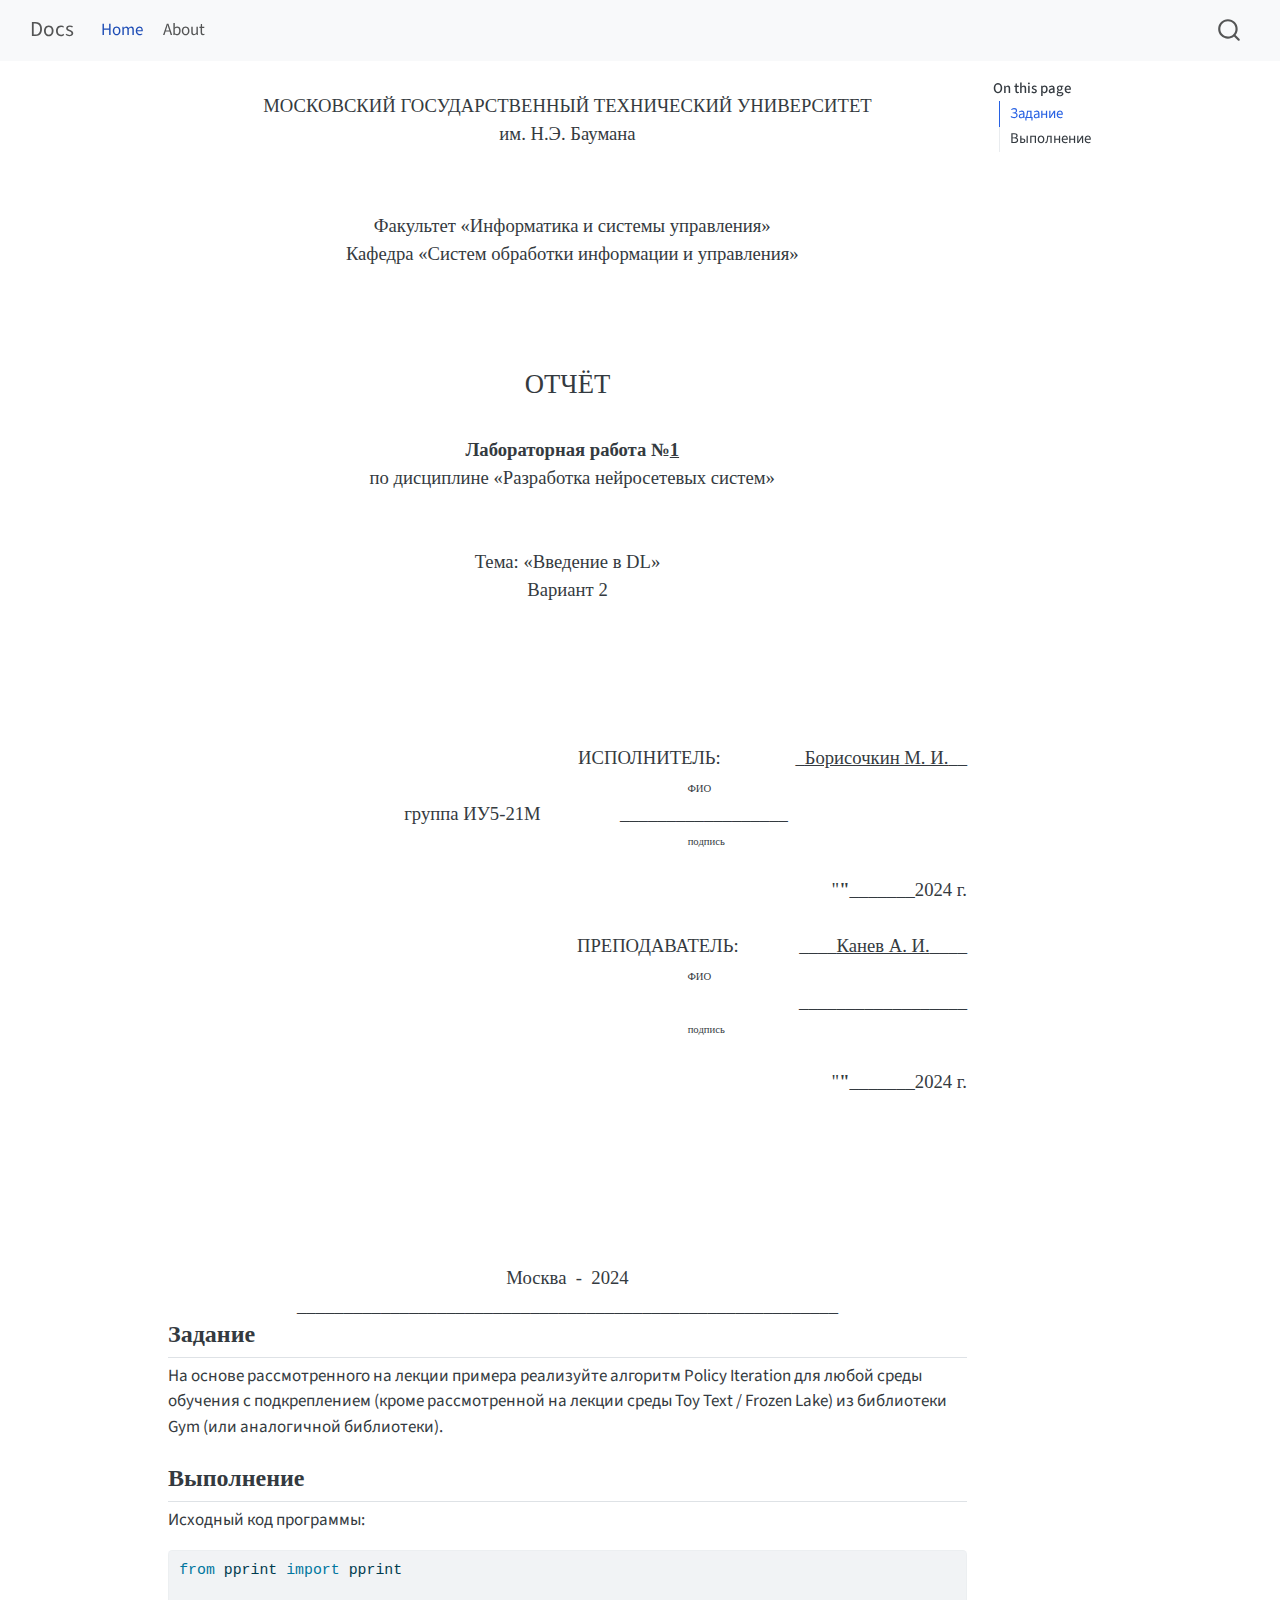
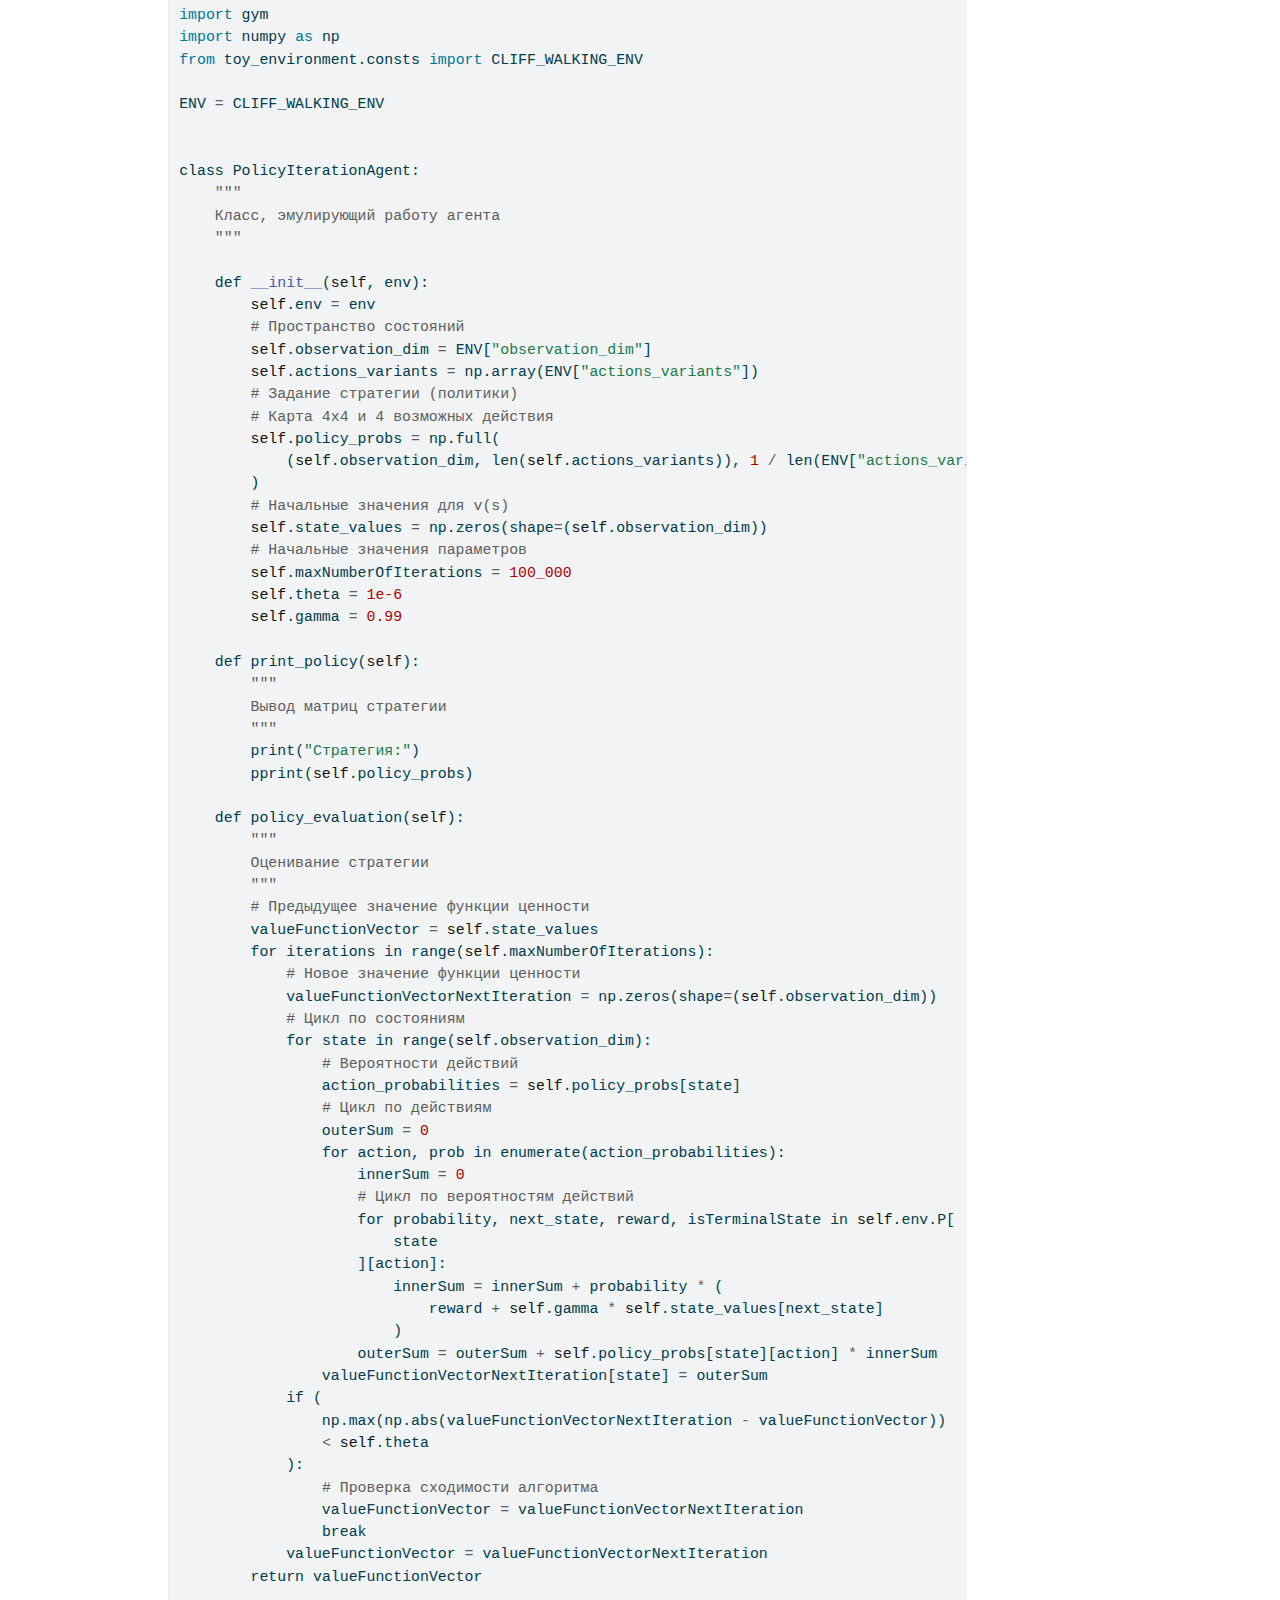
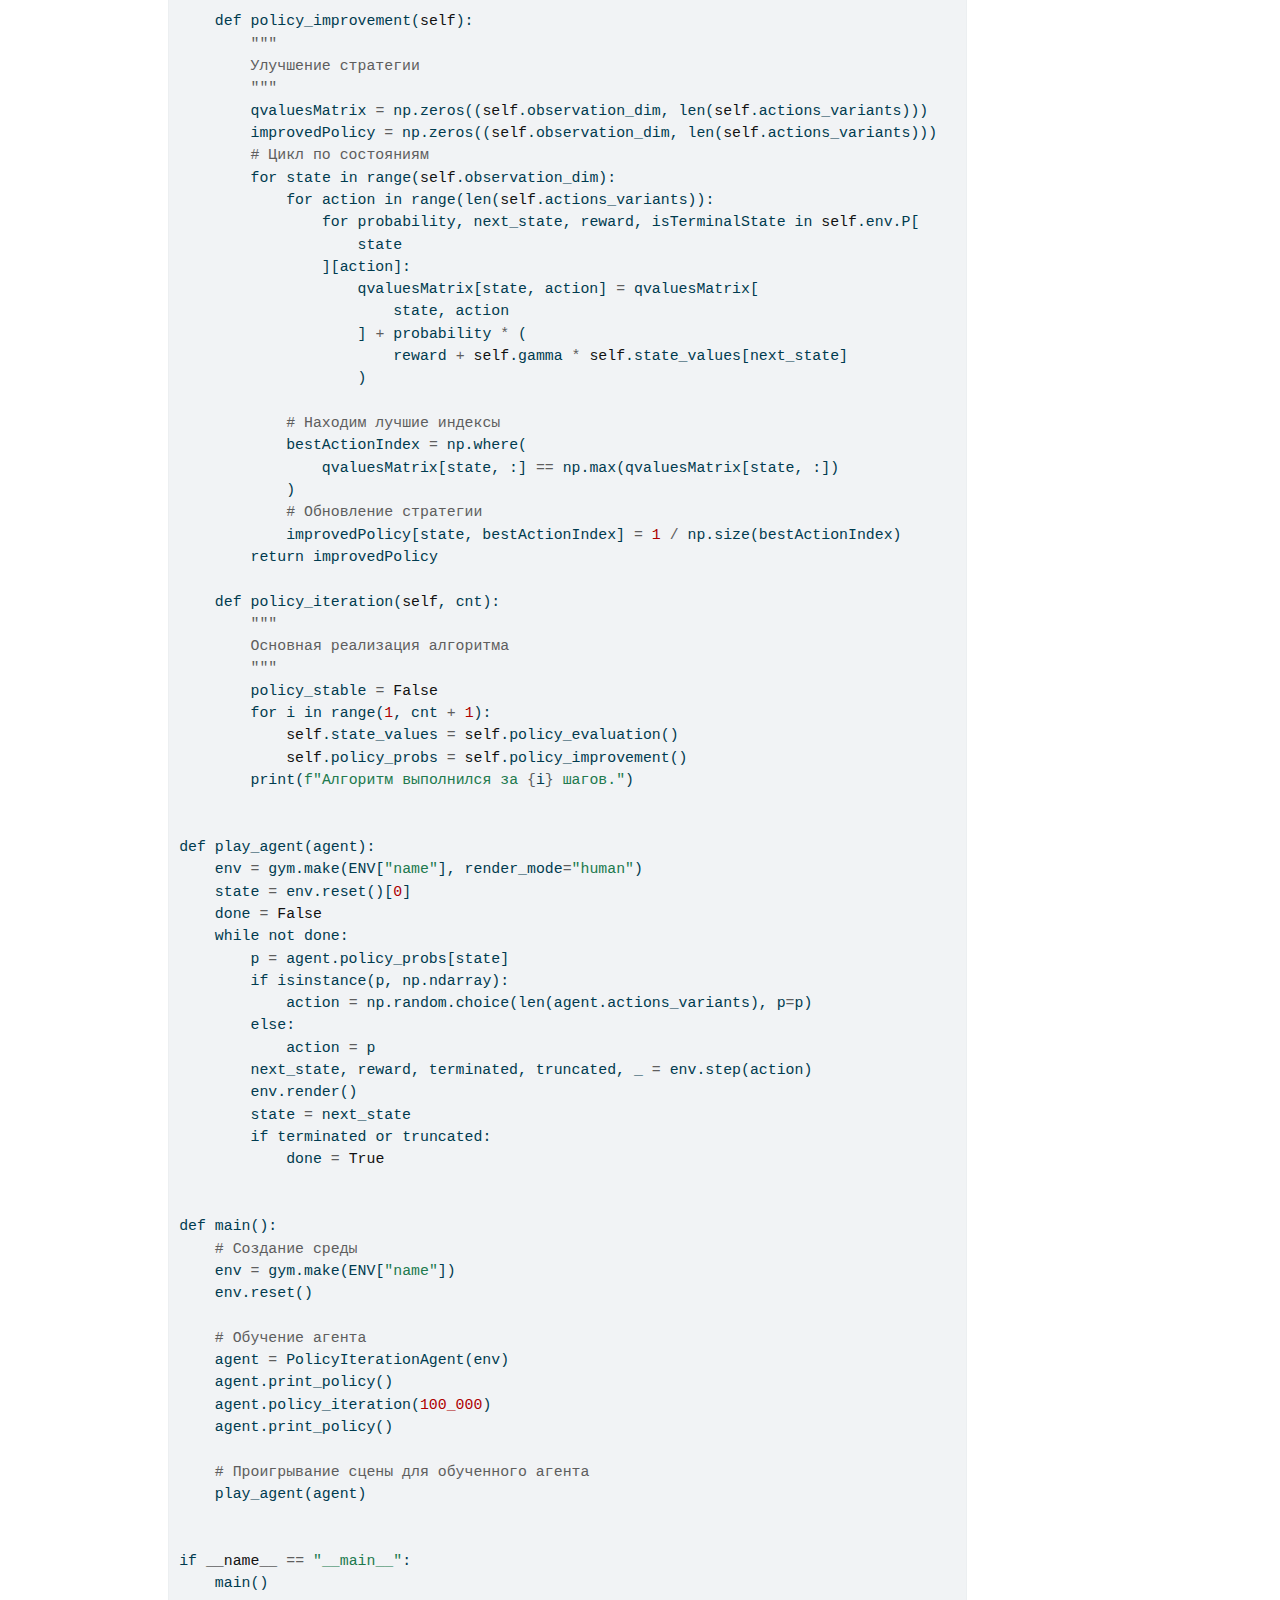
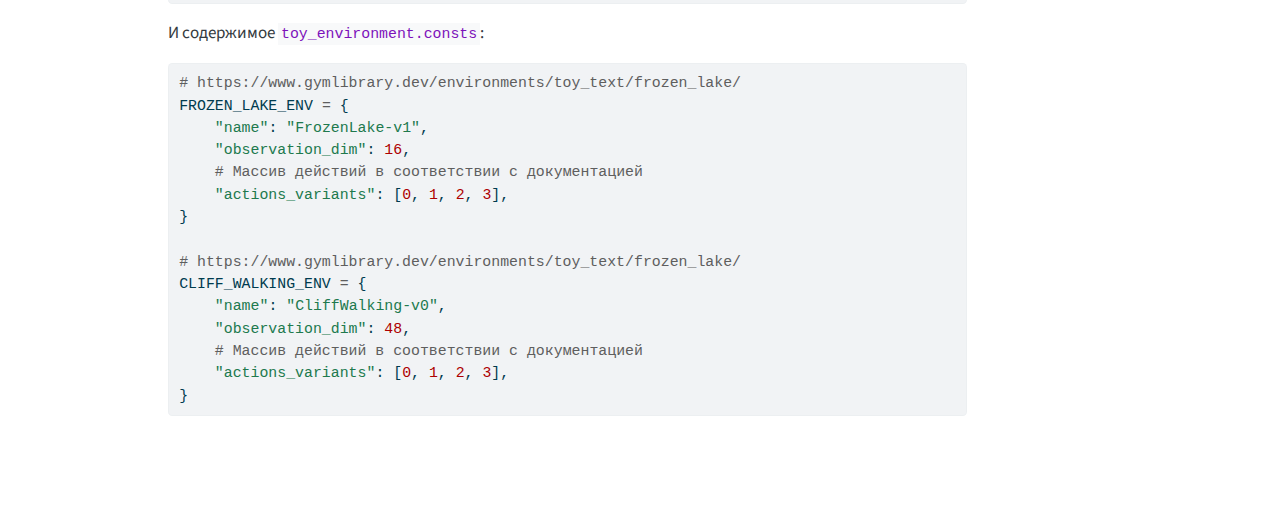
<file: public/index.html>
<!DOCTYPE html>
<html xmlns="http://www.w3.org/1999/xhtml" lang="en" xml:lang="en" xmlns:v="urn:schemas-microsoft-com:vml" xmlns:o="urn:schemas-microsoft-com:office:office" xmlns:w="urn:schemas-microsoft-com:office:word" xmlns:m="http://schemas.microsoft.com/office/2004/12/omml"><head>

<meta charset="utf-8">
<meta name="generator" content="quarto-1.4.550">

<meta name="viewport" content="width=device-width, initial-scale=1.0, user-scalable=yes">


<title>Docs</title>
<style>
code{white-space: pre-wrap;}
span.smallcaps{font-variant: small-caps;}
div.columns{display: flex; gap: min(4vw, 1.5em);}
div.column{flex: auto; overflow-x: auto;}
div.hanging-indent{margin-left: 1.5em; text-indent: -1.5em;}
ul.task-list{list-style: none;}
ul.task-list li input[type="checkbox"] {
  width: 0.8em;
  margin: 0 0.8em 0.2em -1em; /* quarto-specific, see https://github.com/quarto-dev/quarto-cli/issues/4556 */ 
  vertical-align: middle;
}
/* CSS for syntax highlighting */
pre > code.sourceCode { white-space: pre; position: relative; }
pre > code.sourceCode > span { line-height: 1.25; }
pre > code.sourceCode > span:empty { height: 1.2em; }
.sourceCode { overflow: visible; }
code.sourceCode > span { color: inherit; text-decoration: inherit; }
div.sourceCode { margin: 1em 0; }
pre.sourceCode { margin: 0; }
@media screen {
div.sourceCode { overflow: auto; }
}
@media print {
pre > code.sourceCode { white-space: pre-wrap; }
pre > code.sourceCode > span { text-indent: -5em; padding-left: 5em; }
}
pre.numberSource code
  { counter-reset: source-line 0; }
pre.numberSource code > span
  { position: relative; left: -4em; counter-increment: source-line; }
pre.numberSource code > span > a:first-child::before
  { content: counter(source-line);
    position: relative; left: -1em; text-align: right; vertical-align: baseline;
    border: none; display: inline-block;
    -webkit-touch-callout: none; -webkit-user-select: none;
    -khtml-user-select: none; -moz-user-select: none;
    -ms-user-select: none; user-select: none;
    padding: 0 4px; width: 4em;
  }
pre.numberSource { margin-left: 3em;  padding-left: 4px; }
div.sourceCode
  {   }
@media screen {
pre > code.sourceCode > span > a:first-child::before { text-decoration: underline; }
}
</style>


<script src="site_libs/quarto-nav/quarto-nav.js"></script>
<script src="site_libs/quarto-nav/headroom.min.js"></script>
<script src="site_libs/clipboard/clipboard.min.js"></script>
<script src="site_libs/quarto-search/autocomplete.umd.js"></script>
<script src="site_libs/quarto-search/fuse.min.js"></script>
<script src="site_libs/quarto-search/quarto-search.js"></script>
<meta name="quarto:offset" content="./">
<script src="site_libs/quarto-html/quarto.js"></script>
<script src="site_libs/quarto-html/popper.min.js"></script>
<script src="site_libs/quarto-html/tippy.umd.min.js"></script>
<script src="site_libs/quarto-html/anchor.min.js"></script>
<link href="site_libs/quarto-html/tippy.css" rel="stylesheet">
<link href="site_libs/quarto-html/quarto-syntax-highlighting.css" rel="stylesheet" id="quarto-text-highlighting-styles">
<script src="site_libs/bootstrap/bootstrap.min.js"></script>
<link href="site_libs/bootstrap/bootstrap-icons.css" rel="stylesheet">
<link href="site_libs/bootstrap/bootstrap.min.css" rel="stylesheet" id="quarto-bootstrap" data-mode="light">
<script id="quarto-search-options" type="application/json">{
  "location": "navbar",
  "copy-button": false,
  "collapse-after": 3,
  "panel-placement": "end",
  "type": "overlay",
  "limit": 50,
  "keyboard-shortcut": [
    "f",
    "/",
    "s"
  ],
  "show-item-context": false,
  "language": {
    "search-no-results-text": "No results",
    "search-matching-documents-text": "matching documents",
    "search-copy-link-title": "Copy link to search",
    "search-hide-matches-text": "Hide additional matches",
    "search-more-match-text": "more match in this document",
    "search-more-matches-text": "more matches in this document",
    "search-clear-button-title": "Clear",
    "search-text-placeholder": "",
    "search-detached-cancel-button-title": "Cancel",
    "search-submit-button-title": "Submit",
    "search-label": "Search"
  }
}</script>


<link rel="stylesheet" href="styles.css">
</head>

<body bgcolor="white" lang="RU" style="tab-interval:36.0pt;word-wrap:break-word" class="nav-fixed">

<div id="quarto-search-results"></div>
  <header id="quarto-header" class="headroom fixed-top">
    <nav class="navbar navbar-expand-lg " data-bs-theme="dark">
      <div class="navbar-container container-fluid">
      <div class="navbar-brand-container mx-auto">
    <a class="navbar-brand" href="./index.html">
    <span class="navbar-title">Docs</span>
    </a>
  </div>
            <div id="quarto-search" class="" title="Search"></div>
          <button class="navbar-toggler" type="button" data-bs-toggle="collapse" data-bs-target="#navbarCollapse" aria-controls="navbarCollapse" aria-expanded="false" aria-label="Toggle navigation" onclick="if (window.quartoToggleHeadroom) { window.quartoToggleHeadroom(); }">
  <span class="navbar-toggler-icon"></span>
</button>
          <div class="collapse navbar-collapse" id="navbarCollapse">
            <ul class="navbar-nav navbar-nav-scroll me-auto">
  <li class="nav-item">
    <a class="nav-link active" href="./index.html" aria-current="page"> 
<span class="menu-text">Home</span></a>
  </li>  
  <li class="nav-item">
    <a class="nav-link" href="./about.html"> 
<span class="menu-text">About</span></a>
  </li>  
</ul>
          </div> <!-- /navcollapse -->
          <div class="quarto-navbar-tools">
</div>
      </div> <!-- /container-fluid -->
    </nav>
</header>
<!-- content -->
<div id="quarto-content" class="quarto-container page-columns page-rows-contents page-layout-article page-navbar">
<!-- sidebar -->
<!-- margin-sidebar -->
    <div id="quarto-margin-sidebar" class="sidebar margin-sidebar">
        <nav id="TOC" role="doc-toc" class="toc-active">
    <h2 id="toc-title">On this page</h2>
   
  <ul>
  <li><a href="#задание" id="toc-задание" class="nav-link active" data-scroll-target="#задание">Задание</a></li>
  <li><a href="#выполнение" id="toc-выполнение" class="nav-link" data-scroll-target="#выполнение">Выполнение</a></li>
  </ul>
</nav>
    </div>
<!-- main -->
<main class="content" id="quarto-document-content">






<meta http-equiv="Content-Type" content="text/html; charset=windows-1251">
<meta name="ProgId" content="Word.Document">
<meta name="Generator" content="Microsoft Word 15">
<meta name="Originator" content="Microsoft Word 15">
<link rel="File-List" href="Борисочкин М. И. ИУ5-21М ЛР1 Отчёт.files/filelist.xml"> <link rel="Edit-Time-Data" href="Борисочкин М. И. ИУ5-21М ЛР1 Отчёт.files/editdata.mso"> <!--[if !mso]>
<style>
v\:* {behavior:url(#default#VML);}
o\:* {behavior:url(#default#VML);}
w\:* {behavior:url(#default#VML);}
.shape {behavior:url(#default#VML);}
</style>
<![endif]--><!--[if gte mso 9]><xml>
 <o:DocumentProperties>
  <o:Author>Михаил</o:Author>
  <o:Template>Normal</o:Template>
  <o:LastAuthor>Михаил Борисочкин</o:LastAuthor>
  <o:Revision>2</o:Revision>
  <o:TotalTime>218</o:TotalTime>
  <o:Created>2024-05-02T21:16:00Z</o:Created>
  <o:LastSaved>2024-05-02T21:16:00Z</o:LastSaved>
  <o:Pages>12</o:Pages>
  <o:Words>962</o:Words>
  <o:Characters>5487</o:Characters>
  <o:Lines>45</o:Lines>
  <o:Paragraphs>12</o:Paragraphs>
  <o:CharactersWithSpaces>6437</o:CharactersWithSpaces>
  <o:Version>16.00</o:Version>
 </o:DocumentProperties>
</xml><![endif]--> <link rel="dataStoreItem" href="Борисочкин М. И. ИУ5-21М ЛР1 Отчёт.files/item0001.xml" target="Борисочкин%20М.%20И.%20ИУ5-21М%20ЛР1%20Отчёт.files/props002.xml"> <link rel="themeData" href="Борисочкин М. И. ИУ5-21М ЛР1 Отчёт.files/themedata.thmx"> <link rel="colorSchemeMapping" href="Борисочкин М. И. ИУ5-21М ЛР1 Отчёт.files/colorschememapping.xml"> <!--[if gte mso 9]><xml>
 <w:WordDocument>
  <w:DisplayBackgroundShape/>
  <w:SpellingState>Clean</w:SpellingState>
  <w:GrammarState>Clean</w:GrammarState>
  <w:TrackMoves>false</w:TrackMoves>
  <w:TrackFormatting/>
  <w:PunctuationKerning/>
  <w:ValidateAgainstSchemas/>
  <w:SaveIfXMLInvalid>false</w:SaveIfXMLInvalid>
  <w:IgnoreMixedContent>false</w:IgnoreMixedContent>
  <w:AlwaysShowPlaceholderText>false</w:AlwaysShowPlaceholderText>
  <w:DoNotPromoteQF/>
  <w:LidThemeOther>RU</w:LidThemeOther>
  <w:LidThemeAsian>X-NONE</w:LidThemeAsian>
  <w:LidThemeComplexScript>X-NONE</w:LidThemeComplexScript>
  <w:Compatibility>
   <w:BreakWrappedTables/>
   <w:SnapToGridInCell/>
   <w:WrapTextWithPunct/>
   <w:UseAsianBreakRules/>
   <w:DontGrowAutofit/>
   <w:SplitPgBreakAndParaMark/>
   <w:EnableOpenTypeKerning/>
   <w:DontFlipMirrorIndents/>
   <w:OverrideTableStyleHps/>
  </w:Compatibility>
  <w:DoNotOptimizeForBrowser/>
  <m:mathPr>
   <m:mathFont m:val="Cambria Math"/>
   <m:brkBin m:val="before"/>
   <m:brkBinSub m:val="&#45;-"/>
   <m:smallFrac m:val="off"/>
   <m:dispDef/>
   <m:lMargin m:val="0"/>
   <m:rMargin m:val="0"/>
   <m:defJc m:val="centerGroup"/>
   <m:wrapIndent m:val="1440"/>
   <m:intLim m:val="subSup"/>
   <m:naryLim m:val="undOvr"/>
  </m:mathPr></w:WordDocument>
</xml><![endif]--><!--[if gte mso 9]><xml>
 <w:LatentStyles DefLockedState="false" DefUnhideWhenUsed="false"
  DefSemiHidden="false" DefQFormat="false" DefPriority="99"
  LatentStyleCount="376">
  <w:LsdException Locked="false" Priority="0" QFormat="true" Name="Normal"/>
  <w:LsdException Locked="false" Priority="9" QFormat="true" Name="heading 1"/>
  <w:LsdException Locked="false" Priority="9" SemiHidden="true"
   UnhideWhenUsed="true" QFormat="true" Name="heading 2"/>
  <w:LsdException Locked="false" Priority="9" SemiHidden="true"
   UnhideWhenUsed="true" QFormat="true" Name="heading 3"/>
  <w:LsdException Locked="false" Priority="9" SemiHidden="true"
   UnhideWhenUsed="true" QFormat="true" Name="heading 4"/>
  <w:LsdException Locked="false" Priority="9" SemiHidden="true"
   UnhideWhenUsed="true" QFormat="true" Name="heading 5"/>
  <w:LsdException Locked="false" Priority="9" SemiHidden="true"
   UnhideWhenUsed="true" QFormat="true" Name="heading 6"/>
  <w:LsdException Locked="false" Priority="9" SemiHidden="true"
   UnhideWhenUsed="true" QFormat="true" Name="heading 7"/>
  <w:LsdException Locked="false" Priority="9" SemiHidden="true"
   UnhideWhenUsed="true" QFormat="true" Name="heading 8"/>
  <w:LsdException Locked="false" Priority="9" SemiHidden="true"
   UnhideWhenUsed="true" QFormat="true" Name="heading 9"/>
  <w:LsdException Locked="false" SemiHidden="true" UnhideWhenUsed="true"
   Name="index 1"/>
  <w:LsdException Locked="false" SemiHidden="true" UnhideWhenUsed="true"
   Name="index 2"/>
  <w:LsdException Locked="false" SemiHidden="true" UnhideWhenUsed="true"
   Name="index 3"/>
  <w:LsdException Locked="false" SemiHidden="true" UnhideWhenUsed="true"
   Name="index 4"/>
  <w:LsdException Locked="false" SemiHidden="true" UnhideWhenUsed="true"
   Name="index 5"/>
  <w:LsdException Locked="false" SemiHidden="true" UnhideWhenUsed="true"
   Name="index 6"/>
  <w:LsdException Locked="false" SemiHidden="true" UnhideWhenUsed="true"
   Name="index 7"/>
  <w:LsdException Locked="false" SemiHidden="true" UnhideWhenUsed="true"
   Name="index 8"/>
  <w:LsdException Locked="false" SemiHidden="true" UnhideWhenUsed="true"
   Name="index 9"/>
  <w:LsdException Locked="false" Priority="39" SemiHidden="true"
   UnhideWhenUsed="true" Name="toc 1"/>
  <w:LsdException Locked="false" Priority="39" SemiHidden="true"
   UnhideWhenUsed="true" Name="toc 2"/>
  <w:LsdException Locked="false" Priority="39" SemiHidden="true"
   UnhideWhenUsed="true" Name="toc 3"/>
  <w:LsdException Locked="false" Priority="39" SemiHidden="true"
   UnhideWhenUsed="true" Name="toc 4"/>
  <w:LsdException Locked="false" Priority="39" SemiHidden="true"
   UnhideWhenUsed="true" Name="toc 5"/>
  <w:LsdException Locked="false" Priority="39" SemiHidden="true"
   UnhideWhenUsed="true" Name="toc 6"/>
  <w:LsdException Locked="false" Priority="39" SemiHidden="true"
   UnhideWhenUsed="true" Name="toc 7"/>
  <w:LsdException Locked="false" Priority="39" SemiHidden="true"
   UnhideWhenUsed="true" Name="toc 8"/>
  <w:LsdException Locked="false" Priority="39" SemiHidden="true"
   UnhideWhenUsed="true" Name="toc 9"/>
  <w:LsdException Locked="false" SemiHidden="true" UnhideWhenUsed="true"
   Name="Normal Indent"/>
  <w:LsdException Locked="false" SemiHidden="true" UnhideWhenUsed="true"
   Name="footnote text"/>
  <w:LsdException Locked="false" SemiHidden="true" UnhideWhenUsed="true"
   Name="annotation text"/>
  <w:LsdException Locked="false" SemiHidden="true" UnhideWhenUsed="true"
   Name="header"/>
  <w:LsdException Locked="false" SemiHidden="true" UnhideWhenUsed="true"
   Name="footer"/>
  <w:LsdException Locked="false" SemiHidden="true" UnhideWhenUsed="true"
   Name="index heading"/>
  <w:LsdException Locked="false" Priority="35" SemiHidden="true"
   UnhideWhenUsed="true" QFormat="true" Name="caption"/>
  <w:LsdException Locked="false" SemiHidden="true" UnhideWhenUsed="true"
   Name="table of figures"/>
  <w:LsdException Locked="false" SemiHidden="true" UnhideWhenUsed="true"
   Name="envelope address"/>
  <w:LsdException Locked="false" SemiHidden="true" UnhideWhenUsed="true"
   Name="envelope return"/>
  <w:LsdException Locked="false" SemiHidden="true" UnhideWhenUsed="true"
   Name="footnote reference"/>
  <w:LsdException Locked="false" SemiHidden="true" UnhideWhenUsed="true"
   Name="annotation reference"/>
  <w:LsdException Locked="false" SemiHidden="true" UnhideWhenUsed="true"
   Name="line number"/>
  <w:LsdException Locked="false" SemiHidden="true" UnhideWhenUsed="true"
   Name="page number"/>
  <w:LsdException Locked="false" SemiHidden="true" UnhideWhenUsed="true"
   Name="endnote reference"/>
  <w:LsdException Locked="false" SemiHidden="true" UnhideWhenUsed="true"
   Name="endnote text"/>
  <w:LsdException Locked="false" SemiHidden="true" UnhideWhenUsed="true"
   Name="table of authorities"/>
  <w:LsdException Locked="false" SemiHidden="true" UnhideWhenUsed="true"
   Name="macro"/>
  <w:LsdException Locked="false" SemiHidden="true" UnhideWhenUsed="true"
   Name="toa heading"/>
  <w:LsdException Locked="false" SemiHidden="true" UnhideWhenUsed="true"
   Name="List"/>
  <w:LsdException Locked="false" SemiHidden="true" UnhideWhenUsed="true"
   Name="List Bullet"/>
  <w:LsdException Locked="false" SemiHidden="true" UnhideWhenUsed="true"
   Name="List Number"/>
  <w:LsdException Locked="false" SemiHidden="true" UnhideWhenUsed="true"
   Name="List 2"/>
  <w:LsdException Locked="false" SemiHidden="true" UnhideWhenUsed="true"
   Name="List 3"/>
  <w:LsdException Locked="false" SemiHidden="true" UnhideWhenUsed="true"
   Name="List 4"/>
  <w:LsdException Locked="false" SemiHidden="true" UnhideWhenUsed="true"
   Name="List 5"/>
  <w:LsdException Locked="false" SemiHidden="true" UnhideWhenUsed="true"
   Name="List Bullet 2"/>
  <w:LsdException Locked="false" SemiHidden="true" UnhideWhenUsed="true"
   Name="List Bullet 3"/>
  <w:LsdException Locked="false" SemiHidden="true" UnhideWhenUsed="true"
   Name="List Bullet 4"/>
  <w:LsdException Locked="false" SemiHidden="true" UnhideWhenUsed="true"
   Name="List Bullet 5"/>
  <w:LsdException Locked="false" SemiHidden="true" UnhideWhenUsed="true"
   Name="List Number 2"/>
  <w:LsdException Locked="false" SemiHidden="true" UnhideWhenUsed="true"
   Name="List Number 3"/>
  <w:LsdException Locked="false" SemiHidden="true" UnhideWhenUsed="true"
   Name="List Number 4"/>
  <w:LsdException Locked="false" SemiHidden="true" UnhideWhenUsed="true"
   Name="List Number 5"/>
  <w:LsdException Locked="false" Priority="10" QFormat="true" Name="Title"/>
  <w:LsdException Locked="false" SemiHidden="true" UnhideWhenUsed="true"
   Name="Closing"/>
  <w:LsdException Locked="false" SemiHidden="true" UnhideWhenUsed="true"
   Name="Signature"/>
  <w:LsdException Locked="false" Priority="1" SemiHidden="true"
   UnhideWhenUsed="true" Name="Default Paragraph Font"/>
  <w:LsdException Locked="false" SemiHidden="true" UnhideWhenUsed="true"
   Name="Body Text"/>
  <w:LsdException Locked="false" SemiHidden="true" UnhideWhenUsed="true"
   Name="Body Text Indent"/>
  <w:LsdException Locked="false" SemiHidden="true" UnhideWhenUsed="true"
   Name="List Continue"/>
  <w:LsdException Locked="false" SemiHidden="true" UnhideWhenUsed="true"
   Name="List Continue 2"/>
  <w:LsdException Locked="false" SemiHidden="true" UnhideWhenUsed="true"
   Name="List Continue 3"/>
  <w:LsdException Locked="false" SemiHidden="true" UnhideWhenUsed="true"
   Name="List Continue 4"/>
  <w:LsdException Locked="false" SemiHidden="true" UnhideWhenUsed="true"
   Name="List Continue 5"/>
  <w:LsdException Locked="false" SemiHidden="true" UnhideWhenUsed="true"
   Name="Message Header"/>
  <w:LsdException Locked="false" Priority="11" QFormat="true" Name="Subtitle"/>
  <w:LsdException Locked="false" SemiHidden="true" UnhideWhenUsed="true"
   Name="Salutation"/>
  <w:LsdException Locked="false" SemiHidden="true" UnhideWhenUsed="true"
   Name="Date"/>
  <w:LsdException Locked="false" SemiHidden="true" UnhideWhenUsed="true"
   Name="Body Text First Indent"/>
  <w:LsdException Locked="false" SemiHidden="true" UnhideWhenUsed="true"
   Name="Body Text First Indent 2"/>
  <w:LsdException Locked="false" SemiHidden="true" UnhideWhenUsed="true"
   Name="Note Heading"/>
  <w:LsdException Locked="false" SemiHidden="true" UnhideWhenUsed="true"
   Name="Body Text 2"/>
  <w:LsdException Locked="false" SemiHidden="true" UnhideWhenUsed="true"
   Name="Body Text 3"/>
  <w:LsdException Locked="false" SemiHidden="true" UnhideWhenUsed="true"
   Name="Body Text Indent 2"/>
  <w:LsdException Locked="false" SemiHidden="true" UnhideWhenUsed="true"
   Name="Body Text Indent 3"/>
  <w:LsdException Locked="false" SemiHidden="true" UnhideWhenUsed="true"
   Name="Block Text"/>
  <w:LsdException Locked="false" SemiHidden="true" UnhideWhenUsed="true"
   Name="Hyperlink"/>
  <w:LsdException Locked="false" SemiHidden="true" UnhideWhenUsed="true"
   Name="FollowedHyperlink"/>
  <w:LsdException Locked="false" Priority="22" QFormat="true" Name="Strong"/>
  <w:LsdException Locked="false" Priority="20" QFormat="true" Name="Emphasis"/>
  <w:LsdException Locked="false" SemiHidden="true" UnhideWhenUsed="true"
   Name="Document Map"/>
  <w:LsdException Locked="false" SemiHidden="true" UnhideWhenUsed="true"
   Name="Plain Text"/>
  <w:LsdException Locked="false" SemiHidden="true" UnhideWhenUsed="true"
   Name="E-mail Signature"/>
  <w:LsdException Locked="false" SemiHidden="true" UnhideWhenUsed="true"
   Name="HTML Top of Form"/>
  <w:LsdException Locked="false" SemiHidden="true" UnhideWhenUsed="true"
   Name="HTML Bottom of Form"/>
  <w:LsdException Locked="false" SemiHidden="true" UnhideWhenUsed="true"
   Name="Normal (Web)"/>
  <w:LsdException Locked="false" SemiHidden="true" UnhideWhenUsed="true"
   Name="HTML Acronym"/>
  <w:LsdException Locked="false" SemiHidden="true" UnhideWhenUsed="true"
   Name="HTML Address"/>
  <w:LsdException Locked="false" SemiHidden="true" UnhideWhenUsed="true"
   Name="HTML Cite"/>
  <w:LsdException Locked="false" SemiHidden="true" UnhideWhenUsed="true"
   Name="HTML Code"/>
  <w:LsdException Locked="false" SemiHidden="true" UnhideWhenUsed="true"
   Name="HTML Definition"/>
  <w:LsdException Locked="false" SemiHidden="true" UnhideWhenUsed="true"
   Name="HTML Keyboard"/>
  <w:LsdException Locked="false" SemiHidden="true" UnhideWhenUsed="true"
   Name="HTML Preformatted"/>
  <w:LsdException Locked="false" SemiHidden="true" UnhideWhenUsed="true"
   Name="HTML Sample"/>
  <w:LsdException Locked="false" SemiHidden="true" UnhideWhenUsed="true"
   Name="HTML Typewriter"/>
  <w:LsdException Locked="false" SemiHidden="true" UnhideWhenUsed="true"
   Name="HTML Variable"/>
  <w:LsdException Locked="false" SemiHidden="true" UnhideWhenUsed="true"
   Name="Normal Table"/>
  <w:LsdException Locked="false" SemiHidden="true" UnhideWhenUsed="true"
   Name="annotation subject"/>
  <w:LsdException Locked="false" SemiHidden="true" UnhideWhenUsed="true"
   Name="No List"/>
  <w:LsdException Locked="false" SemiHidden="true" UnhideWhenUsed="true"
   Name="Outline List 1"/>
  <w:LsdException Locked="false" SemiHidden="true" UnhideWhenUsed="true"
   Name="Outline List 2"/>
  <w:LsdException Locked="false" SemiHidden="true" UnhideWhenUsed="true"
   Name="Outline List 3"/>
  <w:LsdException Locked="false" SemiHidden="true" UnhideWhenUsed="true"
   Name="Table Simple 1"/>
  <w:LsdException Locked="false" SemiHidden="true" UnhideWhenUsed="true"
   Name="Table Simple 2"/>
  <w:LsdException Locked="false" SemiHidden="true" UnhideWhenUsed="true"
   Name="Table Simple 3"/>
  <w:LsdException Locked="false" SemiHidden="true" UnhideWhenUsed="true"
   Name="Table Classic 1"/>
  <w:LsdException Locked="false" SemiHidden="true" UnhideWhenUsed="true"
   Name="Table Classic 2"/>
  <w:LsdException Locked="false" SemiHidden="true" UnhideWhenUsed="true"
   Name="Table Classic 3"/>
  <w:LsdException Locked="false" SemiHidden="true" UnhideWhenUsed="true"
   Name="Table Classic 4"/>
  <w:LsdException Locked="false" SemiHidden="true" UnhideWhenUsed="true"
   Name="Table Colorful 1"/>
  <w:LsdException Locked="false" SemiHidden="true" UnhideWhenUsed="true"
   Name="Table Colorful 2"/>
  <w:LsdException Locked="false" SemiHidden="true" UnhideWhenUsed="true"
   Name="Table Colorful 3"/>
  <w:LsdException Locked="false" SemiHidden="true" UnhideWhenUsed="true"
   Name="Table Columns 1"/>
  <w:LsdException Locked="false" SemiHidden="true" UnhideWhenUsed="true"
   Name="Table Columns 2"/>
  <w:LsdException Locked="false" SemiHidden="true" UnhideWhenUsed="true"
   Name="Table Columns 3"/>
  <w:LsdException Locked="false" SemiHidden="true" UnhideWhenUsed="true"
   Name="Table Columns 4"/>
  <w:LsdException Locked="false" SemiHidden="true" UnhideWhenUsed="true"
   Name="Table Columns 5"/>
  <w:LsdException Locked="false" SemiHidden="true" UnhideWhenUsed="true"
   Name="Table Grid 1"/>
  <w:LsdException Locked="false" SemiHidden="true" UnhideWhenUsed="true"
   Name="Table Grid 2"/>
  <w:LsdException Locked="false" SemiHidden="true" UnhideWhenUsed="true"
   Name="Table Grid 3"/>
  <w:LsdException Locked="false" SemiHidden="true" UnhideWhenUsed="true"
   Name="Table Grid 4"/>
  <w:LsdException Locked="false" SemiHidden="true" UnhideWhenUsed="true"
   Name="Table Grid 5"/>
  <w:LsdException Locked="false" SemiHidden="true" UnhideWhenUsed="true"
   Name="Table Grid 6"/>
  <w:LsdException Locked="false" SemiHidden="true" UnhideWhenUsed="true"
   Name="Table Grid 7"/>
  <w:LsdException Locked="false" SemiHidden="true" UnhideWhenUsed="true"
   Name="Table Grid 8"/>
  <w:LsdException Locked="false" SemiHidden="true" UnhideWhenUsed="true"
   Name="Table List 1"/>
  <w:LsdException Locked="false" SemiHidden="true" UnhideWhenUsed="true"
   Name="Table List 2"/>
  <w:LsdException Locked="false" SemiHidden="true" UnhideWhenUsed="true"
   Name="Table List 3"/>
  <w:LsdException Locked="false" SemiHidden="true" UnhideWhenUsed="true"
   Name="Table List 4"/>
  <w:LsdException Locked="false" SemiHidden="true" UnhideWhenUsed="true"
   Name="Table List 5"/>
  <w:LsdException Locked="false" SemiHidden="true" UnhideWhenUsed="true"
   Name="Table List 6"/>
  <w:LsdException Locked="false" SemiHidden="true" UnhideWhenUsed="true"
   Name="Table List 7"/>
  <w:LsdException Locked="false" SemiHidden="true" UnhideWhenUsed="true"
   Name="Table List 8"/>
  <w:LsdException Locked="false" SemiHidden="true" UnhideWhenUsed="true"
   Name="Table 3D effects 1"/>
  <w:LsdException Locked="false" SemiHidden="true" UnhideWhenUsed="true"
   Name="Table 3D effects 2"/>
  <w:LsdException Locked="false" SemiHidden="true" UnhideWhenUsed="true"
   Name="Table 3D effects 3"/>
  <w:LsdException Locked="false" SemiHidden="true" UnhideWhenUsed="true"
   Name="Table Contemporary"/>
  <w:LsdException Locked="false" SemiHidden="true" UnhideWhenUsed="true"
   Name="Table Elegant"/>
  <w:LsdException Locked="false" SemiHidden="true" UnhideWhenUsed="true"
   Name="Table Professional"/>
  <w:LsdException Locked="false" SemiHidden="true" UnhideWhenUsed="true"
   Name="Table Subtle 1"/>
  <w:LsdException Locked="false" SemiHidden="true" UnhideWhenUsed="true"
   Name="Table Subtle 2"/>
  <w:LsdException Locked="false" SemiHidden="true" UnhideWhenUsed="true"
   Name="Table Web 1"/>
  <w:LsdException Locked="false" SemiHidden="true" UnhideWhenUsed="true"
   Name="Table Web 2"/>
  <w:LsdException Locked="false" SemiHidden="true" UnhideWhenUsed="true"
   Name="Table Web 3"/>
  <w:LsdException Locked="false" SemiHidden="true" UnhideWhenUsed="true"
   Name="Balloon Text"/>
  <w:LsdException Locked="false" Priority="39" Name="Table Grid"/>
  <w:LsdException Locked="false" SemiHidden="true" UnhideWhenUsed="true"
   Name="Table Theme"/>
  <w:LsdException Locked="false" SemiHidden="true" Name="Placeholder Text"/>
  <w:LsdException Locked="false" Priority="1" QFormat="true" Name="No Spacing"/>
  <w:LsdException Locked="false" Priority="60" Name="Light Shading"/>
  <w:LsdException Locked="false" Priority="61" Name="Light List"/>
  <w:LsdException Locked="false" Priority="62" Name="Light Grid"/>
  <w:LsdException Locked="false" Priority="63" Name="Medium Shading 1"/>
  <w:LsdException Locked="false" Priority="64" Name="Medium Shading 2"/>
  <w:LsdException Locked="false" Priority="65" Name="Medium List 1"/>
  <w:LsdException Locked="false" Priority="66" Name="Medium List 2"/>
  <w:LsdException Locked="false" Priority="67" Name="Medium Grid 1"/>
  <w:LsdException Locked="false" Priority="68" Name="Medium Grid 2"/>
  <w:LsdException Locked="false" Priority="69" Name="Medium Grid 3"/>
  <w:LsdException Locked="false" Priority="70" Name="Dark List"/>
  <w:LsdException Locked="false" Priority="71" Name="Colorful Shading"/>
  <w:LsdException Locked="false" Priority="72" Name="Colorful List"/>
  <w:LsdException Locked="false" Priority="73" Name="Colorful Grid"/>
  <w:LsdException Locked="false" Priority="60" Name="Light Shading Accent 1"/>
  <w:LsdException Locked="false" Priority="61" Name="Light List Accent 1"/>
  <w:LsdException Locked="false" Priority="62" Name="Light Grid Accent 1"/>
  <w:LsdException Locked="false" Priority="63" Name="Medium Shading 1 Accent 1"/>
  <w:LsdException Locked="false" Priority="64" Name="Medium Shading 2 Accent 1"/>
  <w:LsdException Locked="false" Priority="65" Name="Medium List 1 Accent 1"/>
  <w:LsdException Locked="false" SemiHidden="true" Name="Revision"/>
  <w:LsdException Locked="false" Priority="34" QFormat="true"
   Name="List Paragraph"/>
  <w:LsdException Locked="false" Priority="29" QFormat="true" Name="Quote"/>
  <w:LsdException Locked="false" Priority="30" QFormat="true"
   Name="Intense Quote"/>
  <w:LsdException Locked="false" Priority="66" Name="Medium List 2 Accent 1"/>
  <w:LsdException Locked="false" Priority="67" Name="Medium Grid 1 Accent 1"/>
  <w:LsdException Locked="false" Priority="68" Name="Medium Grid 2 Accent 1"/>
  <w:LsdException Locked="false" Priority="69" Name="Medium Grid 3 Accent 1"/>
  <w:LsdException Locked="false" Priority="70" Name="Dark List Accent 1"/>
  <w:LsdException Locked="false" Priority="71" Name="Colorful Shading Accent 1"/>
  <w:LsdException Locked="false" Priority="72" Name="Colorful List Accent 1"/>
  <w:LsdException Locked="false" Priority="73" Name="Colorful Grid Accent 1"/>
  <w:LsdException Locked="false" Priority="60" Name="Light Shading Accent 2"/>
  <w:LsdException Locked="false" Priority="61" Name="Light List Accent 2"/>
  <w:LsdException Locked="false" Priority="62" Name="Light Grid Accent 2"/>
  <w:LsdException Locked="false" Priority="63" Name="Medium Shading 1 Accent 2"/>
  <w:LsdException Locked="false" Priority="64" Name="Medium Shading 2 Accent 2"/>
  <w:LsdException Locked="false" Priority="65" Name="Medium List 1 Accent 2"/>
  <w:LsdException Locked="false" Priority="66" Name="Medium List 2 Accent 2"/>
  <w:LsdException Locked="false" Priority="67" Name="Medium Grid 1 Accent 2"/>
  <w:LsdException Locked="false" Priority="68" Name="Medium Grid 2 Accent 2"/>
  <w:LsdException Locked="false" Priority="69" Name="Medium Grid 3 Accent 2"/>
  <w:LsdException Locked="false" Priority="70" Name="Dark List Accent 2"/>
  <w:LsdException Locked="false" Priority="71" Name="Colorful Shading Accent 2"/>
  <w:LsdException Locked="false" Priority="72" Name="Colorful List Accent 2"/>
  <w:LsdException Locked="false" Priority="73" Name="Colorful Grid Accent 2"/>
  <w:LsdException Locked="false" Priority="60" Name="Light Shading Accent 3"/>
  <w:LsdException Locked="false" Priority="61" Name="Light List Accent 3"/>
  <w:LsdException Locked="false" Priority="62" Name="Light Grid Accent 3"/>
  <w:LsdException Locked="false" Priority="63" Name="Medium Shading 1 Accent 3"/>
  <w:LsdException Locked="false" Priority="64" Name="Medium Shading 2 Accent 3"/>
  <w:LsdException Locked="false" Priority="65" Name="Medium List 1 Accent 3"/>
  <w:LsdException Locked="false" Priority="66" Name="Medium List 2 Accent 3"/>
  <w:LsdException Locked="false" Priority="67" Name="Medium Grid 1 Accent 3"/>
  <w:LsdException Locked="false" Priority="68" Name="Medium Grid 2 Accent 3"/>
  <w:LsdException Locked="false" Priority="69" Name="Medium Grid 3 Accent 3"/>
  <w:LsdException Locked="false" Priority="70" Name="Dark List Accent 3"/>
  <w:LsdException Locked="false" Priority="71" Name="Colorful Shading Accent 3"/>
  <w:LsdException Locked="false" Priority="72" Name="Colorful List Accent 3"/>
  <w:LsdException Locked="false" Priority="73" Name="Colorful Grid Accent 3"/>
  <w:LsdException Locked="false" Priority="60" Name="Light Shading Accent 4"/>
  <w:LsdException Locked="false" Priority="61" Name="Light List Accent 4"/>
  <w:LsdException Locked="false" Priority="62" Name="Light Grid Accent 4"/>
  <w:LsdException Locked="false" Priority="63" Name="Medium Shading 1 Accent 4"/>
  <w:LsdException Locked="false" Priority="64" Name="Medium Shading 2 Accent 4"/>
  <w:LsdException Locked="false" Priority="65" Name="Medium List 1 Accent 4"/>
  <w:LsdException Locked="false" Priority="66" Name="Medium List 2 Accent 4"/>
  <w:LsdException Locked="false" Priority="67" Name="Medium Grid 1 Accent 4"/>
  <w:LsdException Locked="false" Priority="68" Name="Medium Grid 2 Accent 4"/>
  <w:LsdException Locked="false" Priority="69" Name="Medium Grid 3 Accent 4"/>
  <w:LsdException Locked="false" Priority="70" Name="Dark List Accent 4"/>
  <w:LsdException Locked="false" Priority="71" Name="Colorful Shading Accent 4"/>
  <w:LsdException Locked="false" Priority="72" Name="Colorful List Accent 4"/>
  <w:LsdException Locked="false" Priority="73" Name="Colorful Grid Accent 4"/>
  <w:LsdException Locked="false" Priority="60" Name="Light Shading Accent 5"/>
  <w:LsdException Locked="false" Priority="61" Name="Light List Accent 5"/>
  <w:LsdException Locked="false" Priority="62" Name="Light Grid Accent 5"/>
  <w:LsdException Locked="false" Priority="63" Name="Medium Shading 1 Accent 5"/>
  <w:LsdException Locked="false" Priority="64" Name="Medium Shading 2 Accent 5"/>
  <w:LsdException Locked="false" Priority="65" Name="Medium List 1 Accent 5"/>
  <w:LsdException Locked="false" Priority="66" Name="Medium List 2 Accent 5"/>
  <w:LsdException Locked="false" Priority="67" Name="Medium Grid 1 Accent 5"/>
  <w:LsdException Locked="false" Priority="68" Name="Medium Grid 2 Accent 5"/>
  <w:LsdException Locked="false" Priority="69" Name="Medium Grid 3 Accent 5"/>
  <w:LsdException Locked="false" Priority="70" Name="Dark List Accent 5"/>
  <w:LsdException Locked="false" Priority="71" Name="Colorful Shading Accent 5"/>
  <w:LsdException Locked="false" Priority="72" Name="Colorful List Accent 5"/>
  <w:LsdException Locked="false" Priority="73" Name="Colorful Grid Accent 5"/>
  <w:LsdException Locked="false" Priority="60" Name="Light Shading Accent 6"/>
  <w:LsdException Locked="false" Priority="61" Name="Light List Accent 6"/>
  <w:LsdException Locked="false" Priority="62" Name="Light Grid Accent 6"/>
  <w:LsdException Locked="false" Priority="63" Name="Medium Shading 1 Accent 6"/>
  <w:LsdException Locked="false" Priority="64" Name="Medium Shading 2 Accent 6"/>
  <w:LsdException Locked="false" Priority="65" Name="Medium List 1 Accent 6"/>
  <w:LsdException Locked="false" Priority="66" Name="Medium List 2 Accent 6"/>
  <w:LsdException Locked="false" Priority="67" Name="Medium Grid 1 Accent 6"/>
  <w:LsdException Locked="false" Priority="68" Name="Medium Grid 2 Accent 6"/>
  <w:LsdException Locked="false" Priority="69" Name="Medium Grid 3 Accent 6"/>
  <w:LsdException Locked="false" Priority="70" Name="Dark List Accent 6"/>
  <w:LsdException Locked="false" Priority="71" Name="Colorful Shading Accent 6"/>
  <w:LsdException Locked="false" Priority="72" Name="Colorful List Accent 6"/>
  <w:LsdException Locked="false" Priority="73" Name="Colorful Grid Accent 6"/>
  <w:LsdException Locked="false" Priority="19" QFormat="true"
   Name="Subtle Emphasis"/>
  <w:LsdException Locked="false" Priority="21" QFormat="true"
   Name="Intense Emphasis"/>
  <w:LsdException Locked="false" Priority="31" QFormat="true"
   Name="Subtle Reference"/>
  <w:LsdException Locked="false" Priority="32" QFormat="true"
   Name="Intense Reference"/>
  <w:LsdException Locked="false" Priority="33" QFormat="true" Name="Book Title"/>
  <w:LsdException Locked="false" Priority="37" SemiHidden="true"
   UnhideWhenUsed="true" Name="Bibliography"/>
  <w:LsdException Locked="false" Priority="39" SemiHidden="true"
   UnhideWhenUsed="true" QFormat="true" Name="TOC Heading"/>
  <w:LsdException Locked="false" Priority="41" Name="Plain Table 1"/>
  <w:LsdException Locked="false" Priority="42" Name="Plain Table 2"/>
  <w:LsdException Locked="false" Priority="43" Name="Plain Table 3"/>
  <w:LsdException Locked="false" Priority="44" Name="Plain Table 4"/>
  <w:LsdException Locked="false" Priority="45" Name="Plain Table 5"/>
  <w:LsdException Locked="false" Priority="40" Name="Grid Table Light"/>
  <w:LsdException Locked="false" Priority="46" Name="Grid Table 1 Light"/>
  <w:LsdException Locked="false" Priority="47" Name="Grid Table 2"/>
  <w:LsdException Locked="false" Priority="48" Name="Grid Table 3"/>
  <w:LsdException Locked="false" Priority="49" Name="Grid Table 4"/>
  <w:LsdException Locked="false" Priority="50" Name="Grid Table 5 Dark"/>
  <w:LsdException Locked="false" Priority="51" Name="Grid Table 6 Colorful"/>
  <w:LsdException Locked="false" Priority="52" Name="Grid Table 7 Colorful"/>
  <w:LsdException Locked="false" Priority="46"
   Name="Grid Table 1 Light Accent 1"/>
  <w:LsdException Locked="false" Priority="47" Name="Grid Table 2 Accent 1"/>
  <w:LsdException Locked="false" Priority="48" Name="Grid Table 3 Accent 1"/>
  <w:LsdException Locked="false" Priority="49" Name="Grid Table 4 Accent 1"/>
  <w:LsdException Locked="false" Priority="50" Name="Grid Table 5 Dark Accent 1"/>
  <w:LsdException Locked="false" Priority="51"
   Name="Grid Table 6 Colorful Accent 1"/>
  <w:LsdException Locked="false" Priority="52"
   Name="Grid Table 7 Colorful Accent 1"/>
  <w:LsdException Locked="false" Priority="46"
   Name="Grid Table 1 Light Accent 2"/>
  <w:LsdException Locked="false" Priority="47" Name="Grid Table 2 Accent 2"/>
  <w:LsdException Locked="false" Priority="48" Name="Grid Table 3 Accent 2"/>
  <w:LsdException Locked="false" Priority="49" Name="Grid Table 4 Accent 2"/>
  <w:LsdException Locked="false" Priority="50" Name="Grid Table 5 Dark Accent 2"/>
  <w:LsdException Locked="false" Priority="51"
   Name="Grid Table 6 Colorful Accent 2"/>
  <w:LsdException Locked="false" Priority="52"
   Name="Grid Table 7 Colorful Accent 2"/>
  <w:LsdException Locked="false" Priority="46"
   Name="Grid Table 1 Light Accent 3"/>
  <w:LsdException Locked="false" Priority="47" Name="Grid Table 2 Accent 3"/>
  <w:LsdException Locked="false" Priority="48" Name="Grid Table 3 Accent 3"/>
  <w:LsdException Locked="false" Priority="49" Name="Grid Table 4 Accent 3"/>
  <w:LsdException Locked="false" Priority="50" Name="Grid Table 5 Dark Accent 3"/>
  <w:LsdException Locked="false" Priority="51"
   Name="Grid Table 6 Colorful Accent 3"/>
  <w:LsdException Locked="false" Priority="52"
   Name="Grid Table 7 Colorful Accent 3"/>
  <w:LsdException Locked="false" Priority="46"
   Name="Grid Table 1 Light Accent 4"/>
  <w:LsdException Locked="false" Priority="47" Name="Grid Table 2 Accent 4"/>
  <w:LsdException Locked="false" Priority="48" Name="Grid Table 3 Accent 4"/>
  <w:LsdException Locked="false" Priority="49" Name="Grid Table 4 Accent 4"/>
  <w:LsdException Locked="false" Priority="50" Name="Grid Table 5 Dark Accent 4"/>
  <w:LsdException Locked="false" Priority="51"
   Name="Grid Table 6 Colorful Accent 4"/>
  <w:LsdException Locked="false" Priority="52"
   Name="Grid Table 7 Colorful Accent 4"/>
  <w:LsdException Locked="false" Priority="46"
   Name="Grid Table 1 Light Accent 5"/>
  <w:LsdException Locked="false" Priority="47" Name="Grid Table 2 Accent 5"/>
  <w:LsdException Locked="false" Priority="48" Name="Grid Table 3 Accent 5"/>
  <w:LsdException Locked="false" Priority="49" Name="Grid Table 4 Accent 5"/>
  <w:LsdException Locked="false" Priority="50" Name="Grid Table 5 Dark Accent 5"/>
  <w:LsdException Locked="false" Priority="51"
   Name="Grid Table 6 Colorful Accent 5"/>
  <w:LsdException Locked="false" Priority="52"
   Name="Grid Table 7 Colorful Accent 5"/>
  <w:LsdException Locked="false" Priority="46"
   Name="Grid Table 1 Light Accent 6"/>
  <w:LsdException Locked="false" Priority="47" Name="Grid Table 2 Accent 6"/>
  <w:LsdException Locked="false" Priority="48" Name="Grid Table 3 Accent 6"/>
  <w:LsdException Locked="false" Priority="49" Name="Grid Table 4 Accent 6"/>
  <w:LsdException Locked="false" Priority="50" Name="Grid Table 5 Dark Accent 6"/>
  <w:LsdException Locked="false" Priority="51"
   Name="Grid Table 6 Colorful Accent 6"/>
  <w:LsdException Locked="false" Priority="52"
   Name="Grid Table 7 Colorful Accent 6"/>
  <w:LsdException Locked="false" Priority="46" Name="List Table 1 Light"/>
  <w:LsdException Locked="false" Priority="47" Name="List Table 2"/>
  <w:LsdException Locked="false" Priority="48" Name="List Table 3"/>
  <w:LsdException Locked="false" Priority="49" Name="List Table 4"/>
  <w:LsdException Locked="false" Priority="50" Name="List Table 5 Dark"/>
  <w:LsdException Locked="false" Priority="51" Name="List Table 6 Colorful"/>
  <w:LsdException Locked="false" Priority="52" Name="List Table 7 Colorful"/>
  <w:LsdException Locked="false" Priority="46"
   Name="List Table 1 Light Accent 1"/>
  <w:LsdException Locked="false" Priority="47" Name="List Table 2 Accent 1"/>
  <w:LsdException Locked="false" Priority="48" Name="List Table 3 Accent 1"/>
  <w:LsdException Locked="false" Priority="49" Name="List Table 4 Accent 1"/>
  <w:LsdException Locked="false" Priority="50" Name="List Table 5 Dark Accent 1"/>
  <w:LsdException Locked="false" Priority="51"
   Name="List Table 6 Colorful Accent 1"/>
  <w:LsdException Locked="false" Priority="52"
   Name="List Table 7 Colorful Accent 1"/>
  <w:LsdException Locked="false" Priority="46"
   Name="List Table 1 Light Accent 2"/>
  <w:LsdException Locked="false" Priority="47" Name="List Table 2 Accent 2"/>
  <w:LsdException Locked="false" Priority="48" Name="List Table 3 Accent 2"/>
  <w:LsdException Locked="false" Priority="49" Name="List Table 4 Accent 2"/>
  <w:LsdException Locked="false" Priority="50" Name="List Table 5 Dark Accent 2"/>
  <w:LsdException Locked="false" Priority="51"
   Name="List Table 6 Colorful Accent 2"/>
  <w:LsdException Locked="false" Priority="52"
   Name="List Table 7 Colorful Accent 2"/>
  <w:LsdException Locked="false" Priority="46"
   Name="List Table 1 Light Accent 3"/>
  <w:LsdException Locked="false" Priority="47" Name="List Table 2 Accent 3"/>
  <w:LsdException Locked="false" Priority="48" Name="List Table 3 Accent 3"/>
  <w:LsdException Locked="false" Priority="49" Name="List Table 4 Accent 3"/>
  <w:LsdException Locked="false" Priority="50" Name="List Table 5 Dark Accent 3"/>
  <w:LsdException Locked="false" Priority="51"
   Name="List Table 6 Colorful Accent 3"/>
  <w:LsdException Locked="false" Priority="52"
   Name="List Table 7 Colorful Accent 3"/>
  <w:LsdException Locked="false" Priority="46"
   Name="List Table 1 Light Accent 4"/>
  <w:LsdException Locked="false" Priority="47" Name="List Table 2 Accent 4"/>
  <w:LsdException Locked="false" Priority="48" Name="List Table 3 Accent 4"/>
  <w:LsdException Locked="false" Priority="49" Name="List Table 4 Accent 4"/>
  <w:LsdException Locked="false" Priority="50" Name="List Table 5 Dark Accent 4"/>
  <w:LsdException Locked="false" Priority="51"
   Name="List Table 6 Colorful Accent 4"/>
  <w:LsdException Locked="false" Priority="52"
   Name="List Table 7 Colorful Accent 4"/>
  <w:LsdException Locked="false" Priority="46"
   Name="List Table 1 Light Accent 5"/>
  <w:LsdException Locked="false" Priority="47" Name="List Table 2 Accent 5"/>
  <w:LsdException Locked="false" Priority="48" Name="List Table 3 Accent 5"/>
  <w:LsdException Locked="false" Priority="49" Name="List Table 4 Accent 5"/>
  <w:LsdException Locked="false" Priority="50" Name="List Table 5 Dark Accent 5"/>
  <w:LsdException Locked="false" Priority="51"
   Name="List Table 6 Colorful Accent 5"/>
  <w:LsdException Locked="false" Priority="52"
   Name="List Table 7 Colorful Accent 5"/>
  <w:LsdException Locked="false" Priority="46"
   Name="List Table 1 Light Accent 6"/>
  <w:LsdException Locked="false" Priority="47" Name="List Table 2 Accent 6"/>
  <w:LsdException Locked="false" Priority="48" Name="List Table 3 Accent 6"/>
  <w:LsdException Locked="false" Priority="49" Name="List Table 4 Accent 6"/>
  <w:LsdException Locked="false" Priority="50" Name="List Table 5 Dark Accent 6"/>
  <w:LsdException Locked="false" Priority="51"
   Name="List Table 6 Colorful Accent 6"/>
  <w:LsdException Locked="false" Priority="52"
   Name="List Table 7 Colorful Accent 6"/>
  <w:LsdException Locked="false" SemiHidden="true" UnhideWhenUsed="true"
   Name="Mention"/>
  <w:LsdException Locked="false" SemiHidden="true" UnhideWhenUsed="true"
   Name="Smart Hyperlink"/>
  <w:LsdException Locked="false" SemiHidden="true" UnhideWhenUsed="true"
   Name="Hashtag"/>
  <w:LsdException Locked="false" SemiHidden="true" UnhideWhenUsed="true"
   Name="Unresolved Mention"/>
  <w:LsdException Locked="false" SemiHidden="true" UnhideWhenUsed="true"
   Name="Smart Link"/>
 </w:LatentStyles>
</xml><![endif]-->
<style>
<!--
 /* Font Definitions */
 @font-face
    {font-family:"Cambria Math";
    panose-1:2 4 5 3 5 4 6 3 2 4;
    mso-font-charset:204;
    mso-generic-font-family:roman;
    mso-font-pitch:variable;
    mso-font-signature:-536869121 1107305727 33554432 0 415 0;}
@font-face
    {font-family:Georgia;
    panose-1:2 4 5 2 5 4 5 2 3 3;
    mso-font-charset:204;
    mso-generic-font-family:roman;
    mso-font-pitch:variable;
    mso-font-signature:647 0 0 0 159 0;}
 /* Style Definitions */
 p.MsoNormal, li.MsoNormal, div.MsoNormal
    {mso-style-unhide:no;
    mso-style-qformat:yes;
    mso-style-parent:"";
    margin:0cm;
    mso-pagination:none;
    font-size:12.0pt;
    font-family:"Times New Roman",serif;
    mso-fareast-font-family:"Times New Roman";}
h1
    {mso-style-priority:9;
    mso-style-unhide:no;
    mso-style-qformat:yes;
    mso-style-next:Обычный;
    margin-top:24.0pt;
    margin-right:0cm;
    margin-bottom:6.0pt;
    margin-left:0cm;
    mso-pagination:lines-together;
    page-break-after:avoid;
    mso-outline-level:1;
    font-size:24.0pt;
    font-family:"Times New Roman",serif;
    mso-font-kerning:0pt;
    mso-bidi-font-weight:normal;}
h2
    {mso-style-noshow:yes;
    mso-style-priority:9;
    mso-style-qformat:yes;
    mso-style-next:Обычный;
    margin-top:18.0pt;
    margin-right:0cm;
    margin-bottom:4.0pt;
    margin-left:0cm;
    mso-pagination:lines-together;
    page-break-after:avoid;
    mso-outline-level:2;
    font-size:18.0pt;
    font-family:"Times New Roman",serif;
    mso-bidi-font-weight:normal;}
h3
    {mso-style-noshow:yes;
    mso-style-priority:9;
    mso-style-qformat:yes;
    mso-style-next:Обычный;
    margin-top:14.0pt;
    margin-right:0cm;
    margin-bottom:4.0pt;
    margin-left:0cm;
    mso-pagination:lines-together;
    page-break-after:avoid;
    mso-outline-level:3;
    font-size:14.0pt;
    font-family:"Times New Roman",serif;
    mso-bidi-font-weight:normal;}
h4
    {mso-style-noshow:yes;
    mso-style-priority:9;
    mso-style-qformat:yes;
    mso-style-next:Обычный;
    margin-top:12.0pt;
    margin-right:0cm;
    margin-bottom:2.0pt;
    margin-left:0cm;
    mso-pagination:lines-together;
    page-break-after:avoid;
    mso-outline-level:4;
    font-size:12.0pt;
    font-family:"Times New Roman",serif;
    mso-bidi-font-weight:normal;}
h5
    {mso-style-noshow:yes;
    mso-style-priority:9;
    mso-style-qformat:yes;
    mso-style-next:Обычный;
    margin-top:11.0pt;
    margin-right:0cm;
    margin-bottom:2.0pt;
    margin-left:0cm;
    mso-pagination:lines-together;
    page-break-after:avoid;
    mso-outline-level:5;
    font-size:11.0pt;
    font-family:"Times New Roman",serif;
    mso-bidi-font-weight:normal;}
h6
    {mso-style-noshow:yes;
    mso-style-priority:9;
    mso-style-qformat:yes;
    mso-style-next:Обычный;
    margin-top:10.0pt;
    margin-right:0cm;
    margin-bottom:2.0pt;
    margin-left:0cm;
    mso-pagination:lines-together;
    page-break-after:avoid;
    mso-outline-level:6;
    font-size:10.0pt;
    font-family:"Times New Roman",serif;
    mso-bidi-font-weight:normal;}
p.MsoHeader, li.MsoHeader, div.MsoHeader
    {mso-style-priority:99;
    mso-style-link:"Верхний колонтитул Знак";
    margin:0cm;
    mso-pagination:none;
    tab-stops:center 233.85pt right 467.75pt;
    font-size:12.0pt;
    font-family:"Times New Roman",serif;
    mso-fareast-font-family:"Times New Roman";}
p.MsoFooter, li.MsoFooter, div.MsoFooter
    {mso-style-priority:99;
    mso-style-link:"Нижний колонтитул Знак";
    margin:0cm;
    mso-pagination:none;
    tab-stops:center 233.85pt right 467.75pt;
    font-size:12.0pt;
    font-family:"Times New Roman",serif;
    mso-fareast-font-family:"Times New Roman";}
p.MsoCaption, li.MsoCaption, div.MsoCaption
    {mso-style-priority:35;
    mso-style-qformat:yes;
    mso-style-next:Обычный;
    margin-top:0cm;
    margin-right:0cm;
    margin-bottom:10.0pt;
    margin-left:0cm;
    mso-pagination:none;
    font-size:9.0pt;
    font-family:"Times New Roman",serif;
    mso-fareast-font-family:"Times New Roman";
    color:#1F497D;
    mso-themecolor:text2;
    font-style:italic;}
p.MsoTitle, li.MsoTitle, div.MsoTitle
    {mso-style-priority:10;
    mso-style-unhide:no;
    mso-style-qformat:yes;
    mso-style-next:Обычный;
    margin-top:24.0pt;
    margin-right:0cm;
    margin-bottom:6.0pt;
    margin-left:0cm;
    mso-pagination:lines-together;
    page-break-after:avoid;
    font-size:36.0pt;
    font-family:"Times New Roman",serif;
    mso-fareast-font-family:"Times New Roman";
    font-weight:bold;
    mso-bidi-font-weight:normal;}
p.MsoSubtitle, li.MsoSubtitle, div.MsoSubtitle
    {mso-style-priority:11;
    mso-style-unhide:no;
    mso-style-qformat:yes;
    mso-style-next:Обычный;
    margin-top:18.0pt;
    margin-right:0cm;
    margin-bottom:4.0pt;
    margin-left:0cm;
    mso-pagination:lines-together;
    page-break-after:avoid;
    font-size:24.0pt;
    font-family:"Georgia",serif;
    mso-fareast-font-family:Georgia;
    mso-bidi-font-family:Georgia;
    color:#666666;
    font-style:italic;
    mso-bidi-font-style:normal;}
p.MsoListParagraph, li.MsoListParagraph, div.MsoListParagraph
    {mso-style-priority:34;
    mso-style-unhide:no;
    mso-style-qformat:yes;
    margin-top:0cm;
    margin-right:0cm;
    margin-bottom:0cm;
    margin-left:36.0pt;
    mso-add-space:auto;
    mso-pagination:none;
    font-size:12.0pt;
    font-family:"Times New Roman",serif;
    mso-fareast-font-family:"Times New Roman";}
p.MsoListParagraphCxSpFirst, li.MsoListParagraphCxSpFirst, div.MsoListParagraphCxSpFirst
    {mso-style-priority:34;
    mso-style-unhide:no;
    mso-style-qformat:yes;
    mso-style-type:export-only;
    margin-top:0cm;
    margin-right:0cm;
    margin-bottom:0cm;
    margin-left:36.0pt;
    mso-add-space:auto;
    mso-pagination:none;
    font-size:12.0pt;
    font-family:"Times New Roman",serif;
    mso-fareast-font-family:"Times New Roman";}
p.MsoListParagraphCxSpMiddle, li.MsoListParagraphCxSpMiddle, div.MsoListParagraphCxSpMiddle
    {mso-style-priority:34;
    mso-style-unhide:no;
    mso-style-qformat:yes;
    mso-style-type:export-only;
    margin-top:0cm;
    margin-right:0cm;
    margin-bottom:0cm;
    margin-left:36.0pt;
    mso-add-space:auto;
    mso-pagination:none;
    font-size:12.0pt;
    font-family:"Times New Roman",serif;
    mso-fareast-font-family:"Times New Roman";}
p.MsoListParagraphCxSpLast, li.MsoListParagraphCxSpLast, div.MsoListParagraphCxSpLast
    {mso-style-priority:34;
    mso-style-unhide:no;
    mso-style-qformat:yes;
    mso-style-type:export-only;
    margin-top:0cm;
    margin-right:0cm;
    margin-bottom:0cm;
    margin-left:36.0pt;
    mso-add-space:auto;
    mso-pagination:none;
    font-size:12.0pt;
    font-family:"Times New Roman",serif;
    mso-fareast-font-family:"Times New Roman";}
span.a
    {mso-style-name:"Верхний колонтитул Знак";
    mso-style-priority:99;
    mso-style-unhide:no;
    mso-style-locked:yes;
    mso-style-link:"Верхний колонтитул";}
span.a0
    {mso-style-name:"Нижний колонтитул Знак";
    mso-style-priority:99;
    mso-style-unhide:no;
    mso-style-locked:yes;
    mso-style-link:"Нижний колонтитул";}
p.a1, li.a1, div.a1
    {mso-style-name:"Отчёт Основной текст";
    mso-style-unhide:no;
    mso-style-qformat:yes;
    margin:0cm;
    text-align:justify;
    text-indent:35.45pt;
    line-height:150%;
    mso-pagination:widow-orphan lines-together;
    font-size:14.0pt;
    mso-bidi-font-size:12.0pt;
    font-family:"Times New Roman",serif;
    mso-fareast-font-family:"Times New Roman";}
p.a2, li.a2, div.a2
    {mso-style-name:"Отчёт Заголовок";
    mso-style-unhide:no;
    mso-style-qformat:yes;
    mso-style-parent:"Отчёт Основной текст";
    margin-top:22.0pt;
    margin-right:0cm;
    margin-bottom:0cm;
    margin-left:0cm;
    text-align:center;
    line-height:150%;
    mso-pagination:widow-orphan;
    page-break-after:avoid;
    mso-outline-level:1;
    font-size:16.0pt;
    mso-bidi-font-size:12.0pt;
    font-family:"Times New Roman",serif;
    mso-fareast-font-family:"Times New Roman";
    font-weight:bold;
    mso-bidi-font-weight:normal;}
p.a3, li.a3, div.a3
    {mso-style-name:"Отчёт Подзаголовок";
    mso-style-unhide:no;
    mso-style-qformat:yes;
    mso-style-parent:"Отчёт Заголовок";
    margin-top:22.0pt;
    margin-right:0cm;
    margin-bottom:0cm;
    margin-left:0cm;
    text-align:center;
    line-height:150%;
    mso-pagination:widow-orphan;
    page-break-after:avoid;
    mso-outline-level:2;
    font-size:14.0pt;
    mso-bidi-font-size:12.0pt;
    font-family:"Times New Roman",serif;
    mso-fareast-font-family:"Times New Roman";
    font-weight:bold;
    mso-bidi-font-weight:normal;}
p.a4, li.a4, div.a4
    {mso-style-name:"Отчёт Рисунок";
    mso-style-unhide:no;
    mso-style-qformat:yes;
    mso-style-parent:"Отчёт Основной текст";
    margin:0cm;
    text-align:center;
    line-height:150%;
    mso-pagination:widow-orphan lines-together;
    font-size:14.0pt;
    mso-bidi-font-size:12.0pt;
    font-family:"Times New Roman",serif;
    mso-fareast-font-family:"Times New Roman";}
span.SpellE
    {mso-style-name:"";
    mso-spl-e:yes;}
span.GramE
    {mso-style-name:"";
    mso-gram-e:yes;}
.MsoChpDefault
    {mso-style-type:export-only;
    mso-default-props:yes;
    font-size:12.0pt;
    mso-ansi-font-size:12.0pt;
    mso-bidi-font-size:12.0pt;
    mso-font-kerning:0pt;
    mso-ligatures:none;}
.MsoPapDefault
    {mso-style-type:export-only;
    mso-pagination:none;}
 /* Page Definitions */
 @page
    {mso-footnote-separator:url("Борисочкин%20М.%20И.%20ИУ5-21М%20ЛР1%20Отчёт.files/header.htm") fs;
    mso-footnote-continuation-separator:url("Борисочкин%20М.%20И.%20ИУ5-21М%20ЛР1%20Отчёт.files/header.htm") fcs;
    mso-endnote-separator:url("Борисочкин%20М.%20И.%20ИУ5-21М%20ЛР1%20Отчёт.files/header.htm") es;
    mso-endnote-continuation-separator:url("Борисочкин%20М.%20И.%20ИУ5-21М%20ЛР1%20Отчёт.files/header.htm") ecs;}
@page WordSection1
    {size:595.3pt 841.9pt;
    margin:2.0cm 42.5pt 2.0cm 3.0cm;
    mso-header-margin:0cm;
    mso-footer-margin:36.0pt;
    mso-page-numbers:1;
    mso-title-page:yes;
    mso-footer:url("Борисочкин%20М.%20И.%20ИУ5-21М%20ЛР1%20Отчёт.files/header.htm") f1;
    mso-paper-source:0;}
div.WordSection1
    {page:WordSection1;}
 /* List Definitions */
 @list l0
    {mso-list-id:862717626;
    mso-list-type:hybrid;
    mso-list-template-ids:1644094650 68747279 68747289 68747291 68747279 68747289 68747291 68747279 68747289 68747291;}
@list l0:level1
    {mso-level-tab-stop:none;
    mso-level-number-position:left;
    margin-left:71.45pt;
    text-indent:-18.0pt;}
@list l0:level2
    {mso-level-number-format:alpha-lower;
    mso-level-tab-stop:none;
    mso-level-number-position:left;
    margin-left:107.45pt;
    text-indent:-18.0pt;}
@list l0:level3
    {mso-level-number-format:roman-lower;
    mso-level-tab-stop:none;
    mso-level-number-position:right;
    margin-left:143.45pt;
    text-indent:-9.0pt;}
@list l0:level4
    {mso-level-tab-stop:none;
    mso-level-number-position:left;
    margin-left:179.45pt;
    text-indent:-18.0pt;}
@list l0:level5
    {mso-level-number-format:alpha-lower;
    mso-level-tab-stop:none;
    mso-level-number-position:left;
    margin-left:215.45pt;
    text-indent:-18.0pt;}
@list l0:level6
    {mso-level-number-format:roman-lower;
    mso-level-tab-stop:none;
    mso-level-number-position:right;
    margin-left:251.45pt;
    text-indent:-9.0pt;}
@list l0:level7
    {mso-level-tab-stop:none;
    mso-level-number-position:left;
    margin-left:287.45pt;
    text-indent:-18.0pt;}
@list l0:level8
    {mso-level-number-format:alpha-lower;
    mso-level-tab-stop:none;
    mso-level-number-position:left;
    margin-left:323.45pt;
    text-indent:-18.0pt;}
@list l0:level9
    {mso-level-number-format:roman-lower;
    mso-level-tab-stop:none;
    mso-level-number-position:right;
    margin-left:359.45pt;
    text-indent:-9.0pt;}
@list l1
    {mso-list-id:1678457930;
    mso-list-type:hybrid;
    mso-list-template-ids:922782694 68747279 68747289 68747291 68747279 68747289 68747291 68747279 68747289 68747291;}
@list l1:level1
    {mso-level-tab-stop:none;
    mso-level-number-position:left;
    margin-left:71.45pt;
    text-indent:-18.0pt;}
@list l1:level2
    {mso-level-number-format:alpha-lower;
    mso-level-tab-stop:none;
    mso-level-number-position:left;
    margin-left:107.45pt;
    text-indent:-18.0pt;}
@list l1:level3
    {mso-level-number-format:roman-lower;
    mso-level-tab-stop:none;
    mso-level-number-position:right;
    margin-left:143.45pt;
    text-indent:-9.0pt;}
@list l1:level4
    {mso-level-tab-stop:none;
    mso-level-number-position:left;
    margin-left:179.45pt;
    text-indent:-18.0pt;}
@list l1:level5
    {mso-level-number-format:alpha-lower;
    mso-level-tab-stop:none;
    mso-level-number-position:left;
    margin-left:215.45pt;
    text-indent:-18.0pt;}
@list l1:level6
    {mso-level-number-format:roman-lower;
    mso-level-tab-stop:none;
    mso-level-number-position:right;
    margin-left:251.45pt;
    text-indent:-9.0pt;}
@list l1:level7
    {mso-level-tab-stop:none;
    mso-level-number-position:left;
    margin-left:287.45pt;
    text-indent:-18.0pt;}
@list l1:level8
    {mso-level-number-format:alpha-lower;
    mso-level-tab-stop:none;
    mso-level-number-position:left;
    margin-left:323.45pt;
    text-indent:-18.0pt;}
@list l1:level9
    {mso-level-number-format:roman-lower;
    mso-level-tab-stop:none;
    mso-level-number-position:right;
    margin-left:359.45pt;
    text-indent:-9.0pt;}
ol
    {margin-bottom:0cm;}
ul
    {margin-bottom:0cm;}
-->
</style>
<!--[if gte mso 10]>
<style>
 /* Style Definitions */
 table.MsoNormalTable
    {mso-style-name:"Обычная таблица";
    mso-tstyle-rowband-size:0;
    mso-tstyle-colband-size:0;
    mso-style-noshow:yes;
    mso-style-priority:99;
    mso-style-parent:"";
    mso-padding-alt:0cm 5.4pt 0cm 5.4pt;
    mso-para-margin:0cm;
    mso-pagination:none;
    font-size:12.0pt;
    font-family:"Times New Roman",serif;}
table.MsoTableGrid
    {mso-style-name:"Сетка таблицы";
    mso-tstyle-rowband-size:0;
    mso-tstyle-colband-size:0;
    mso-style-priority:39;
    mso-style-unhide:no;
    border:solid windowtext 1.0pt;
    mso-border-alt:solid windowtext .5pt;
    mso-padding-alt:0cm 5.4pt 0cm 5.4pt;
    mso-border-insideh:.5pt solid windowtext;
    mso-border-insidev:.5pt solid windowtext;
    mso-para-margin:0cm;
    mso-pagination:none;
    font-size:12.0pt;
    font-family:"Times New Roman",serif;}
table.TableNormal
    {mso-style-name:"Table Normal";
    mso-tstyle-rowband-size:0;
    mso-tstyle-colband-size:0;
    mso-style-unhide:no;
    mso-style-parent:"";
    mso-padding-alt:0cm 0cm 0cm 0cm;
    mso-para-margin:0cm;
    mso-pagination:none;
    font-size:12.0pt;
    font-family:"Times New Roman",serif;}
</style>
<![endif]-->
<!--[if gte mso 9]><xml>
 <o:shapedefaults v:ext="edit" spidmax="2050"/>
</xml><![endif]-->
<!--[if gte mso 9]><xml>
 <o:shapelayout v:ext="edit">
  <o:idmap v:ext="edit" data="2"/>
 </o:shapelayout></xml><![endif]-->


<div class="WordSection1">
<p class="MsoNormal" align="center" style="text-align:center;border:none;
mso-padding-alt:31.0pt 31.0pt 31.0pt 31.0pt;mso-border-shadow:yes">
<span style="font-size:14.0pt">МОСКОВСКИЙ ГОСУДАРСТВЕННЫЙ ТЕХНИЧЕСКИЙ УНИВЕРСИТЕТ<o:p></o:p></span>
</p>
<p class="MsoNormal" align="center" style="text-align:center;border:none;
mso-padding-alt:31.0pt 31.0pt 31.0pt 31.0pt;mso-border-shadow:yes">
<span style="font-size:14.0pt">им. Н.Э. Баумана<o:p></o:p></span>
</p>
<p class="MsoNormal" align="center" style="text-align:center;border:none;
mso-padding-alt:31.0pt 31.0pt 31.0pt 31.0pt;mso-border-shadow:yes">
<span style="font-size:16.0pt"><o:p>&nbsp;</o:p></span>
</p>
<p class="MsoNormal" align="center" style="text-align:center;border:none;
mso-padding-alt:31.0pt 31.0pt 31.0pt 31.0pt;mso-border-shadow:yes">
<span style="font-size:16.0pt"><o:p>&nbsp;</o:p></span>
</p>
<p class="MsoNormal" align="center" style="margin-right:-7.15pt;text-align:center;
border:none;mso-padding-alt:31.0pt 31.0pt 31.0pt 31.0pt;mso-border-shadow:yes">
<span style="font-size:14.0pt">Факультет «Информатика и системы управления»<o:p></o:p></span>
</p>
<p class="MsoNormal" align="center" style="margin-right:-7.15pt;text-align:center;
border:none;mso-padding-alt:31.0pt 31.0pt 31.0pt 31.0pt;mso-border-shadow:yes">
<span style="font-size:14.0pt">Кафедра «Систем обработки информации и управления»<o:p></o:p></span>
</p>
<p class="MsoNormal" style="border:none;mso-padding-alt:31.0pt 31.0pt 31.0pt 31.0pt;
mso-border-shadow:yes">
<o:p>&nbsp;</o:p>
</p>
<p class="MsoNormal" style="border:none;mso-padding-alt:31.0pt 31.0pt 31.0pt 31.0pt;
mso-border-shadow:yes">
<o:p>&nbsp;</o:p>
</p>
<p class="MsoNormal" style="border:none;mso-padding-alt:31.0pt 31.0pt 31.0pt 31.0pt;
mso-border-shadow:yes">
<o:p>&nbsp;</o:p>
</p>
<p class="MsoNormal" style="tab-stops:35.4pt;border:none;mso-padding-alt:31.0pt 31.0pt 31.0pt 31.0pt;
mso-border-shadow:yes">
<o:p>&nbsp;</o:p>
</p>
<p class="MsoNormal" align="center" style="text-align:center;border:none;
mso-padding-alt:31.0pt 31.0pt 31.0pt 31.0pt;mso-border-shadow:yes">
<a name="_gjdgxs"></a><span style="font-size:20.0pt">ОТЧЁТ<o:p></o:p></span>
</p>
<p class="MsoNormal" align="center" style="margin-top:0cm;margin-right:-7.15pt;
margin-bottom:0cm;margin-left:-7.1pt;margin-bottom:.0001pt;text-align:center;
border:none;mso-padding-alt:31.0pt 31.0pt 31.0pt 31.0pt;mso-border-shadow:yes">
<b style="mso-bidi-font-weight:normal"><span style="font-size:16.0pt"><o:p>&nbsp;</o:p></span></b>
</p>
<p class="MsoNormal" align="center" style="margin-right:-7.15pt;text-align:center;
border:none;mso-padding-alt:31.0pt 31.0pt 31.0pt 31.0pt;mso-border-shadow:yes">
<b style="mso-bidi-font-weight:normal"><span style="font-size:14.0pt">Лабораторная работа №<strong><u>1</u></strong> <o:p></o:p></span></b>
</p>
<p class="MsoNormal" align="center" style="margin-right:-7.15pt;text-align:center;
border:none;mso-padding-alt:31.0pt 31.0pt 31.0pt 31.0pt;mso-border-shadow:yes">
<span style="font-size:14.0pt">по дисциплине<b style="mso-bidi-font-weight:normal"> </b>«Разработка нейросетевых систем»<o:p></o:p></span>
</p>
<p class="MsoNormal" align="center" style="text-align:center;border:none;
mso-padding-alt:31.0pt 31.0pt 31.0pt 31.0pt;mso-border-shadow:yes">
<span style="font-size:14.0pt"><o:p>&nbsp;</o:p></span>
</p>
<p class="MsoNormal" align="center" style="text-align:center;border:none;
mso-padding-alt:31.0pt 31.0pt 31.0pt 31.0pt;mso-border-shadow:yes">
<span style="font-size:14.0pt"><o:p>&nbsp;</o:p></span>
</p>
<p class="MsoNormal" align="center" style="text-align:center;border:none;
mso-padding-alt:31.0pt 31.0pt 31.0pt 31.0pt;mso-border-shadow:yes">
<span style="font-size:14.0pt">Тема: «Введение в </span><span lang="EN-US" style="font-size:14.0pt;mso-ansi-language:EN-US">DL</span><span style="font-size:14.0pt">»<o:p></o:p></span>
</p>
<p class="MsoNormal" align="center" style="text-align:center;border:none;
mso-padding-alt:31.0pt 31.0pt 31.0pt 31.0pt;mso-border-shadow:yes">
<span style="font-size:14.0pt">Вариант 2<o:p></o:p></span>
</p>
<p class="MsoNormal" style="border:none;mso-padding-alt:31.0pt 31.0pt 31.0pt 31.0pt;
mso-border-shadow:yes">
<b style="mso-bidi-font-weight:normal"><span style="font-size:14.0pt"><o:p>&nbsp;</o:p></span></b>
</p>
<p class="MsoNormal" style="border:none;mso-padding-alt:31.0pt 31.0pt 31.0pt 31.0pt;
mso-border-shadow:yes">
<span style="font-size:14.0pt"><o:p>&nbsp;</o:p></span>
</p>
<p class="MsoNormal" align="center" style="text-align:center;border:none;
mso-padding-alt:31.0pt 31.0pt 31.0pt 31.0pt;mso-border-shadow:yes">
<span style="font-size:14.0pt"><o:p>&nbsp;</o:p></span>
</p>
<p class="MsoNormal" align="center" style="text-align:center;border:none;
mso-padding-alt:31.0pt 31.0pt 31.0pt 31.0pt;mso-border-shadow:yes">
<span style="font-size:14.0pt"><o:p>&nbsp;</o:p></span>
</p>
<p class="MsoNormal" align="center" style="text-align:center;border:none;
mso-padding-alt:31.0pt 31.0pt 31.0pt 31.0pt;mso-border-shadow:yes">
<span style="font-size:14.0pt"><o:p>&nbsp;</o:p></span>
</p>
<p class="MsoNormal" align="right" style="margin-left:170.05pt;text-align:right;
border:none;mso-padding-alt:31.0pt 31.0pt 31.0pt 31.0pt;mso-border-shadow:yes">
<span class="GramE"><span style="font-size:14.0pt">ИСПОЛНИТЕЛЬ:<span style="mso-spacerun:yes">&nbsp; </span><span style="mso-spacerun:yes">&nbsp;</span></span></span><span style="font-size:14.0pt"><span style="mso-spacerun:yes">&nbsp;&nbsp;&nbsp;&nbsp;&nbsp;&nbsp;&nbsp;&nbsp;&nbsp;&nbsp;&nbsp;&nbsp;&nbsp;</span>_<u>Борисочкин М. И.</u>__<o:p></o:p></span>
</p>
<p class="MsoNormal" style="margin-left:212.55pt;text-indent:177.0pt">
<span style="font-size:8.0pt">ФИО</span><span style="font-size:14.0pt"><o:p></o:p></span>
</p>
<p class="MsoNormal" style="margin-left:177.15pt">
<span style="font-size:14.0pt">группа ИУ5-21М<span style="mso-spacerun:yes">&nbsp;&nbsp;&nbsp;&nbsp;&nbsp;&nbsp;&nbsp;&nbsp;&nbsp;&nbsp;&nbsp;&nbsp;&nbsp;&nbsp;&nbsp;&nbsp; </span>__________________<o:p></o:p></span>
</p>
<p class="MsoNormal" style="margin-left:389.75pt">
<span style="font-size:8.0pt">подпись<o:p></o:p></span>
</p>
<p class="MsoNormal" style="margin-left:212.55pt;text-indent:177.0pt">
<span style="font-size:8.0pt"><o:p>&nbsp;</o:p></span>
</p>
<p class="MsoNormal" align="right" style="text-align:right">
<span style="font-size:
14.0pt">"<strong>"</strong>_______2024 г.<o:p></o:p></span>
</p>
<p class="MsoNormal" style="text-indent:177.2pt;border:none;mso-padding-alt:31.0pt 31.0pt 31.0pt 31.0pt;
mso-border-shadow:yes">
<span style="font-size:14.0pt"><o:p>&nbsp;</o:p></span>
</p>
<p class="MsoNormal" align="right" style="text-align:right;border:none;mso-padding-alt:
31.0pt 31.0pt 31.0pt 31.0pt;mso-border-shadow:yes">
<span class="GramE"><span style="font-size:14.0pt">ПРЕПОДАВАТЕЛЬ:<span style="mso-spacerun:yes">&nbsp;&nbsp; </span></span></span><span style="font-size:14.0pt"><span style="mso-spacerun:yes">&nbsp;&nbsp;&nbsp;&nbsp;&nbsp;&nbsp;&nbsp;&nbsp;&nbsp;&nbsp;</span>____<u>Канев А. И.</u>____<o:p></o:p></span>
</p>
<p class="MsoNormal" style="margin-left:212.55pt;text-indent:177.0pt">
<span style="font-size:8.0pt">ФИО</span><span style="font-size:14.0pt"><o:p></o:p></span>
</p>
<p class="MsoNormal" align="right" style="margin-left:177.15pt;text-align:right">
<span style="font-size:14.0pt"><span style="mso-spacerun:yes">&nbsp;</span>__________________<o:p></o:p></span>
</p>
<p class="MsoNormal" style="margin-left:389.75pt">
<span style="font-size:8.0pt">подпись<o:p></o:p></span>
</p>
<p class="MsoNormal" align="right" style="text-align:right">
<span style="font-size:
14.0pt"><o:p>&nbsp;</o:p></span>
</p>
<p class="MsoNormal" align="right" style="text-align:right">
<span style="font-size:
14.0pt">"<strong>"</strong>_______2024 г.<o:p></o:p></span>
</p>
<p class="MsoNormal" style="border:none;mso-padding-alt:31.0pt 31.0pt 31.0pt 31.0pt;
mso-border-shadow:yes">
<span style="font-size:14.0pt"><o:p>&nbsp;</o:p></span>
</p>
<p class="MsoNormal" style="border:none;mso-padding-alt:31.0pt 31.0pt 31.0pt 31.0pt;
mso-border-shadow:yes">
<span style="font-size:14.0pt"><o:p>&nbsp;</o:p></span>
</p>
<p class="MsoNormal" style="border:none;mso-padding-alt:31.0pt 31.0pt 31.0pt 31.0pt;
mso-border-shadow:yes">
<span style="font-size:14.0pt"><o:p>&nbsp;</o:p></span>
</p>
<p class="MsoNormal" style="border:none;mso-padding-alt:31.0pt 31.0pt 31.0pt 31.0pt;
mso-border-shadow:yes">
<span style="font-size:14.0pt"><o:p>&nbsp;</o:p></span>
</p>
<p class="MsoNormal" style="border:none;mso-padding-alt:31.0pt 31.0pt 31.0pt 31.0pt;
mso-border-shadow:yes">
<span style="font-size:14.0pt"><o:p>&nbsp;</o:p></span>
</p>
<p class="MsoNormal" align="center" style="text-align:center;border:none;
mso-padding-alt:31.0pt 31.0pt 31.0pt 31.0pt;mso-border-shadow:yes">
<span style="font-size:14.0pt"><o:p>&nbsp;</o:p></span>
</p>
<p class="MsoNormal" align="center" style="text-align:center;border:none;
mso-padding-alt:31.0pt 31.0pt 31.0pt 31.0pt;mso-border-shadow:yes">
<span class="GramE"><span style="font-size:14.0pt">Москва<span style="mso-spacerun:yes">&nbsp; </span>-</span></span><span style="font-size:14.0pt"><span style="mso-spacerun:yes">&nbsp; </span>2024<o:p></o:p></span>
</p>
<p class="MsoNormal" align="center" style="text-align:center;border:none;
mso-padding-alt:31.0pt 31.0pt 31.0pt 31.0pt;mso-border-shadow:yes">
<span style="font-size:14.0pt">__________________________________________________________<o:p></o:p></span>
</p>
</div>


<section id="задание" class="level2">
<h2 class="anchored" data-anchor-id="задание">Задание</h2>
<p>На основе рассмотренного на лекции примера реализуйте алгоритм Policy Iteration для любой среды обучения с подкреплением (кроме рассмотренной на лекции среды Toy Text / Frozen Lake) из библиотеки Gym (или аналогичной библиотеки).</p>
</section>
<section id="выполнение" class="level2">
<h2 class="anchored" data-anchor-id="выполнение">Выполнение</h2>
<p>Исходный код программы:</p>
<div class="sourceCode" id="cb1"><pre class="sourceCode python code-with-copy"><code class="sourceCode python"><span id="cb1-1"><a href="#cb1-1" aria-hidden="true" tabindex="-1"></a><span class="im">from</span> pprint <span class="im">import</span> pprint</span>
<span id="cb1-2"><a href="#cb1-2" aria-hidden="true" tabindex="-1"></a></span>
<span id="cb1-3"><a href="#cb1-3" aria-hidden="true" tabindex="-1"></a><span class="im">import</span> gym</span>
<span id="cb1-4"><a href="#cb1-4" aria-hidden="true" tabindex="-1"></a><span class="im">import</span> numpy <span class="im">as</span> np</span>
<span id="cb1-5"><a href="#cb1-5" aria-hidden="true" tabindex="-1"></a><span class="im">from</span> toy_environment.consts <span class="im">import</span> CLIFF_WALKING_ENV</span>
<span id="cb1-6"><a href="#cb1-6" aria-hidden="true" tabindex="-1"></a></span>
<span id="cb1-7"><a href="#cb1-7" aria-hidden="true" tabindex="-1"></a>ENV <span class="op">=</span> CLIFF_WALKING_ENV</span>
<span id="cb1-8"><a href="#cb1-8" aria-hidden="true" tabindex="-1"></a></span>
<span id="cb1-9"><a href="#cb1-9" aria-hidden="true" tabindex="-1"></a></span>
<span id="cb1-10"><a href="#cb1-10" aria-hidden="true" tabindex="-1"></a><span class="kw">class</span> PolicyIterationAgent:</span>
<span id="cb1-11"><a href="#cb1-11" aria-hidden="true" tabindex="-1"></a>    <span class="co">"""</span></span>
<span id="cb1-12"><a href="#cb1-12" aria-hidden="true" tabindex="-1"></a><span class="co">    Класс, эмулирующий работу агента</span></span>
<span id="cb1-13"><a href="#cb1-13" aria-hidden="true" tabindex="-1"></a><span class="co">    """</span></span>
<span id="cb1-14"><a href="#cb1-14" aria-hidden="true" tabindex="-1"></a></span>
<span id="cb1-15"><a href="#cb1-15" aria-hidden="true" tabindex="-1"></a>    <span class="kw">def</span> <span class="fu">__init__</span>(<span class="va">self</span>, env):</span>
<span id="cb1-16"><a href="#cb1-16" aria-hidden="true" tabindex="-1"></a>        <span class="va">self</span>.env <span class="op">=</span> env</span>
<span id="cb1-17"><a href="#cb1-17" aria-hidden="true" tabindex="-1"></a>        <span class="co"># Пространство состояний</span></span>
<span id="cb1-18"><a href="#cb1-18" aria-hidden="true" tabindex="-1"></a>        <span class="va">self</span>.observation_dim <span class="op">=</span> ENV[<span class="st">"observation_dim"</span>]</span>
<span id="cb1-19"><a href="#cb1-19" aria-hidden="true" tabindex="-1"></a>        <span class="va">self</span>.actions_variants <span class="op">=</span> np.array(ENV[<span class="st">"actions_variants"</span>])</span>
<span id="cb1-20"><a href="#cb1-20" aria-hidden="true" tabindex="-1"></a>        <span class="co"># Задание стратегии (политики)</span></span>
<span id="cb1-21"><a href="#cb1-21" aria-hidden="true" tabindex="-1"></a>        <span class="co"># Карта 4х4 и 4 возможных действия</span></span>
<span id="cb1-22"><a href="#cb1-22" aria-hidden="true" tabindex="-1"></a>        <span class="va">self</span>.policy_probs <span class="op">=</span> np.full(</span>
<span id="cb1-23"><a href="#cb1-23" aria-hidden="true" tabindex="-1"></a>            (<span class="va">self</span>.observation_dim, <span class="bu">len</span>(<span class="va">self</span>.actions_variants)), <span class="dv">1</span> <span class="op">/</span> <span class="bu">len</span>(ENV[<span class="st">"actions_variants"</span>])</span>
<span id="cb1-24"><a href="#cb1-24" aria-hidden="true" tabindex="-1"></a>        )</span>
<span id="cb1-25"><a href="#cb1-25" aria-hidden="true" tabindex="-1"></a>        <span class="co"># Начальные значения для v(s)</span></span>
<span id="cb1-26"><a href="#cb1-26" aria-hidden="true" tabindex="-1"></a>        <span class="va">self</span>.state_values <span class="op">=</span> np.zeros(shape<span class="op">=</span>(<span class="va">self</span>.observation_dim))</span>
<span id="cb1-27"><a href="#cb1-27" aria-hidden="true" tabindex="-1"></a>        <span class="co"># Начальные значения параметров</span></span>
<span id="cb1-28"><a href="#cb1-28" aria-hidden="true" tabindex="-1"></a>        <span class="va">self</span>.maxNumberOfIterations <span class="op">=</span> <span class="dv">100_000</span></span>
<span id="cb1-29"><a href="#cb1-29" aria-hidden="true" tabindex="-1"></a>        <span class="va">self</span>.theta <span class="op">=</span> <span class="fl">1e-6</span></span>
<span id="cb1-30"><a href="#cb1-30" aria-hidden="true" tabindex="-1"></a>        <span class="va">self</span>.gamma <span class="op">=</span> <span class="fl">0.99</span></span>
<span id="cb1-31"><a href="#cb1-31" aria-hidden="true" tabindex="-1"></a></span>
<span id="cb1-32"><a href="#cb1-32" aria-hidden="true" tabindex="-1"></a>    <span class="kw">def</span> print_policy(<span class="va">self</span>):</span>
<span id="cb1-33"><a href="#cb1-33" aria-hidden="true" tabindex="-1"></a>        <span class="co">"""</span></span>
<span id="cb1-34"><a href="#cb1-34" aria-hidden="true" tabindex="-1"></a><span class="co">        Вывод матриц стратегии</span></span>
<span id="cb1-35"><a href="#cb1-35" aria-hidden="true" tabindex="-1"></a><span class="co">        """</span></span>
<span id="cb1-36"><a href="#cb1-36" aria-hidden="true" tabindex="-1"></a>        <span class="bu">print</span>(<span class="st">"Стратегия:"</span>)</span>
<span id="cb1-37"><a href="#cb1-37" aria-hidden="true" tabindex="-1"></a>        pprint(<span class="va">self</span>.policy_probs)</span>
<span id="cb1-38"><a href="#cb1-38" aria-hidden="true" tabindex="-1"></a></span>
<span id="cb1-39"><a href="#cb1-39" aria-hidden="true" tabindex="-1"></a>    <span class="kw">def</span> policy_evaluation(<span class="va">self</span>):</span>
<span id="cb1-40"><a href="#cb1-40" aria-hidden="true" tabindex="-1"></a>        <span class="co">"""</span></span>
<span id="cb1-41"><a href="#cb1-41" aria-hidden="true" tabindex="-1"></a><span class="co">        Оценивание стратегии</span></span>
<span id="cb1-42"><a href="#cb1-42" aria-hidden="true" tabindex="-1"></a><span class="co">        """</span></span>
<span id="cb1-43"><a href="#cb1-43" aria-hidden="true" tabindex="-1"></a>        <span class="co"># Предыдущее значение функции ценности</span></span>
<span id="cb1-44"><a href="#cb1-44" aria-hidden="true" tabindex="-1"></a>        valueFunctionVector <span class="op">=</span> <span class="va">self</span>.state_values</span>
<span id="cb1-45"><a href="#cb1-45" aria-hidden="true" tabindex="-1"></a>        <span class="cf">for</span> iterations <span class="kw">in</span> <span class="bu">range</span>(<span class="va">self</span>.maxNumberOfIterations):</span>
<span id="cb1-46"><a href="#cb1-46" aria-hidden="true" tabindex="-1"></a>            <span class="co"># Новое значение функции ценности</span></span>
<span id="cb1-47"><a href="#cb1-47" aria-hidden="true" tabindex="-1"></a>            valueFunctionVectorNextIteration <span class="op">=</span> np.zeros(shape<span class="op">=</span>(<span class="va">self</span>.observation_dim))</span>
<span id="cb1-48"><a href="#cb1-48" aria-hidden="true" tabindex="-1"></a>            <span class="co"># Цикл по состояниям</span></span>
<span id="cb1-49"><a href="#cb1-49" aria-hidden="true" tabindex="-1"></a>            <span class="cf">for</span> state <span class="kw">in</span> <span class="bu">range</span>(<span class="va">self</span>.observation_dim):</span>
<span id="cb1-50"><a href="#cb1-50" aria-hidden="true" tabindex="-1"></a>                <span class="co"># Вероятности действий</span></span>
<span id="cb1-51"><a href="#cb1-51" aria-hidden="true" tabindex="-1"></a>                action_probabilities <span class="op">=</span> <span class="va">self</span>.policy_probs[state]</span>
<span id="cb1-52"><a href="#cb1-52" aria-hidden="true" tabindex="-1"></a>                <span class="co"># Цикл по действиям</span></span>
<span id="cb1-53"><a href="#cb1-53" aria-hidden="true" tabindex="-1"></a>                outerSum <span class="op">=</span> <span class="dv">0</span></span>
<span id="cb1-54"><a href="#cb1-54" aria-hidden="true" tabindex="-1"></a>                <span class="cf">for</span> action, prob <span class="kw">in</span> <span class="bu">enumerate</span>(action_probabilities):</span>
<span id="cb1-55"><a href="#cb1-55" aria-hidden="true" tabindex="-1"></a>                    innerSum <span class="op">=</span> <span class="dv">0</span></span>
<span id="cb1-56"><a href="#cb1-56" aria-hidden="true" tabindex="-1"></a>                    <span class="co"># Цикл по вероятностям действий</span></span>
<span id="cb1-57"><a href="#cb1-57" aria-hidden="true" tabindex="-1"></a>                    <span class="cf">for</span> probability, next_state, reward, isTerminalState <span class="kw">in</span> <span class="va">self</span>.env.P[</span>
<span id="cb1-58"><a href="#cb1-58" aria-hidden="true" tabindex="-1"></a>                        state</span>
<span id="cb1-59"><a href="#cb1-59" aria-hidden="true" tabindex="-1"></a>                    ][action]:</span>
<span id="cb1-60"><a href="#cb1-60" aria-hidden="true" tabindex="-1"></a>                        innerSum <span class="op">=</span> innerSum <span class="op">+</span> probability <span class="op">*</span> (</span>
<span id="cb1-61"><a href="#cb1-61" aria-hidden="true" tabindex="-1"></a>                            reward <span class="op">+</span> <span class="va">self</span>.gamma <span class="op">*</span> <span class="va">self</span>.state_values[next_state]</span>
<span id="cb1-62"><a href="#cb1-62" aria-hidden="true" tabindex="-1"></a>                        )</span>
<span id="cb1-63"><a href="#cb1-63" aria-hidden="true" tabindex="-1"></a>                    outerSum <span class="op">=</span> outerSum <span class="op">+</span> <span class="va">self</span>.policy_probs[state][action] <span class="op">*</span> innerSum</span>
<span id="cb1-64"><a href="#cb1-64" aria-hidden="true" tabindex="-1"></a>                valueFunctionVectorNextIteration[state] <span class="op">=</span> outerSum</span>
<span id="cb1-65"><a href="#cb1-65" aria-hidden="true" tabindex="-1"></a>            <span class="cf">if</span> (</span>
<span id="cb1-66"><a href="#cb1-66" aria-hidden="true" tabindex="-1"></a>                np.<span class="bu">max</span>(np.<span class="bu">abs</span>(valueFunctionVectorNextIteration <span class="op">-</span> valueFunctionVector))</span>
<span id="cb1-67"><a href="#cb1-67" aria-hidden="true" tabindex="-1"></a>                <span class="op">&lt;</span> <span class="va">self</span>.theta</span>
<span id="cb1-68"><a href="#cb1-68" aria-hidden="true" tabindex="-1"></a>            ):</span>
<span id="cb1-69"><a href="#cb1-69" aria-hidden="true" tabindex="-1"></a>                <span class="co"># Проверка сходимости алгоритма</span></span>
<span id="cb1-70"><a href="#cb1-70" aria-hidden="true" tabindex="-1"></a>                valueFunctionVector <span class="op">=</span> valueFunctionVectorNextIteration</span>
<span id="cb1-71"><a href="#cb1-71" aria-hidden="true" tabindex="-1"></a>                <span class="cf">break</span></span>
<span id="cb1-72"><a href="#cb1-72" aria-hidden="true" tabindex="-1"></a>            valueFunctionVector <span class="op">=</span> valueFunctionVectorNextIteration</span>
<span id="cb1-73"><a href="#cb1-73" aria-hidden="true" tabindex="-1"></a>        <span class="cf">return</span> valueFunctionVector</span>
<span id="cb1-74"><a href="#cb1-74" aria-hidden="true" tabindex="-1"></a></span>
<span id="cb1-75"><a href="#cb1-75" aria-hidden="true" tabindex="-1"></a>    <span class="kw">def</span> policy_improvement(<span class="va">self</span>):</span>
<span id="cb1-76"><a href="#cb1-76" aria-hidden="true" tabindex="-1"></a>        <span class="co">"""</span></span>
<span id="cb1-77"><a href="#cb1-77" aria-hidden="true" tabindex="-1"></a><span class="co">        Улучшение стратегии</span></span>
<span id="cb1-78"><a href="#cb1-78" aria-hidden="true" tabindex="-1"></a><span class="co">        """</span></span>
<span id="cb1-79"><a href="#cb1-79" aria-hidden="true" tabindex="-1"></a>        qvaluesMatrix <span class="op">=</span> np.zeros((<span class="va">self</span>.observation_dim, <span class="bu">len</span>(<span class="va">self</span>.actions_variants)))</span>
<span id="cb1-80"><a href="#cb1-80" aria-hidden="true" tabindex="-1"></a>        improvedPolicy <span class="op">=</span> np.zeros((<span class="va">self</span>.observation_dim, <span class="bu">len</span>(<span class="va">self</span>.actions_variants)))</span>
<span id="cb1-81"><a href="#cb1-81" aria-hidden="true" tabindex="-1"></a>        <span class="co"># Цикл по состояниям</span></span>
<span id="cb1-82"><a href="#cb1-82" aria-hidden="true" tabindex="-1"></a>        <span class="cf">for</span> state <span class="kw">in</span> <span class="bu">range</span>(<span class="va">self</span>.observation_dim):</span>
<span id="cb1-83"><a href="#cb1-83" aria-hidden="true" tabindex="-1"></a>            <span class="cf">for</span> action <span class="kw">in</span> <span class="bu">range</span>(<span class="bu">len</span>(<span class="va">self</span>.actions_variants)):</span>
<span id="cb1-84"><a href="#cb1-84" aria-hidden="true" tabindex="-1"></a>                <span class="cf">for</span> probability, next_state, reward, isTerminalState <span class="kw">in</span> <span class="va">self</span>.env.P[</span>
<span id="cb1-85"><a href="#cb1-85" aria-hidden="true" tabindex="-1"></a>                    state</span>
<span id="cb1-86"><a href="#cb1-86" aria-hidden="true" tabindex="-1"></a>                ][action]:</span>
<span id="cb1-87"><a href="#cb1-87" aria-hidden="true" tabindex="-1"></a>                    qvaluesMatrix[state, action] <span class="op">=</span> qvaluesMatrix[</span>
<span id="cb1-88"><a href="#cb1-88" aria-hidden="true" tabindex="-1"></a>                        state, action</span>
<span id="cb1-89"><a href="#cb1-89" aria-hidden="true" tabindex="-1"></a>                    ] <span class="op">+</span> probability <span class="op">*</span> (</span>
<span id="cb1-90"><a href="#cb1-90" aria-hidden="true" tabindex="-1"></a>                        reward <span class="op">+</span> <span class="va">self</span>.gamma <span class="op">*</span> <span class="va">self</span>.state_values[next_state]</span>
<span id="cb1-91"><a href="#cb1-91" aria-hidden="true" tabindex="-1"></a>                    )</span>
<span id="cb1-92"><a href="#cb1-92" aria-hidden="true" tabindex="-1"></a></span>
<span id="cb1-93"><a href="#cb1-93" aria-hidden="true" tabindex="-1"></a>            <span class="co"># Находим лучшие индексы</span></span>
<span id="cb1-94"><a href="#cb1-94" aria-hidden="true" tabindex="-1"></a>            bestActionIndex <span class="op">=</span> np.where(</span>
<span id="cb1-95"><a href="#cb1-95" aria-hidden="true" tabindex="-1"></a>                qvaluesMatrix[state, :] <span class="op">==</span> np.<span class="bu">max</span>(qvaluesMatrix[state, :])</span>
<span id="cb1-96"><a href="#cb1-96" aria-hidden="true" tabindex="-1"></a>            )</span>
<span id="cb1-97"><a href="#cb1-97" aria-hidden="true" tabindex="-1"></a>            <span class="co"># Обновление стратегии</span></span>
<span id="cb1-98"><a href="#cb1-98" aria-hidden="true" tabindex="-1"></a>            improvedPolicy[state, bestActionIndex] <span class="op">=</span> <span class="dv">1</span> <span class="op">/</span> np.size(bestActionIndex)</span>
<span id="cb1-99"><a href="#cb1-99" aria-hidden="true" tabindex="-1"></a>        <span class="cf">return</span> improvedPolicy</span>
<span id="cb1-100"><a href="#cb1-100" aria-hidden="true" tabindex="-1"></a></span>
<span id="cb1-101"><a href="#cb1-101" aria-hidden="true" tabindex="-1"></a>    <span class="kw">def</span> policy_iteration(<span class="va">self</span>, cnt):</span>
<span id="cb1-102"><a href="#cb1-102" aria-hidden="true" tabindex="-1"></a>        <span class="co">"""</span></span>
<span id="cb1-103"><a href="#cb1-103" aria-hidden="true" tabindex="-1"></a><span class="co">        Основная реализация алгоритма</span></span>
<span id="cb1-104"><a href="#cb1-104" aria-hidden="true" tabindex="-1"></a><span class="co">        """</span></span>
<span id="cb1-105"><a href="#cb1-105" aria-hidden="true" tabindex="-1"></a>        policy_stable <span class="op">=</span> <span class="va">False</span></span>
<span id="cb1-106"><a href="#cb1-106" aria-hidden="true" tabindex="-1"></a>        <span class="cf">for</span> i <span class="kw">in</span> <span class="bu">range</span>(<span class="dv">1</span>, cnt <span class="op">+</span> <span class="dv">1</span>):</span>
<span id="cb1-107"><a href="#cb1-107" aria-hidden="true" tabindex="-1"></a>            <span class="va">self</span>.state_values <span class="op">=</span> <span class="va">self</span>.policy_evaluation()</span>
<span id="cb1-108"><a href="#cb1-108" aria-hidden="true" tabindex="-1"></a>            <span class="va">self</span>.policy_probs <span class="op">=</span> <span class="va">self</span>.policy_improvement()</span>
<span id="cb1-109"><a href="#cb1-109" aria-hidden="true" tabindex="-1"></a>        <span class="bu">print</span>(<span class="ss">f"Алгоритм выполнился за </span><span class="sc">{</span>i<span class="sc">}</span><span class="ss"> шагов."</span>)</span>
<span id="cb1-110"><a href="#cb1-110" aria-hidden="true" tabindex="-1"></a></span>
<span id="cb1-111"><a href="#cb1-111" aria-hidden="true" tabindex="-1"></a></span>
<span id="cb1-112"><a href="#cb1-112" aria-hidden="true" tabindex="-1"></a><span class="kw">def</span> play_agent(agent):</span>
<span id="cb1-113"><a href="#cb1-113" aria-hidden="true" tabindex="-1"></a>    env <span class="op">=</span> gym.make(ENV[<span class="st">"name"</span>], render_mode<span class="op">=</span><span class="st">"human"</span>)</span>
<span id="cb1-114"><a href="#cb1-114" aria-hidden="true" tabindex="-1"></a>    state <span class="op">=</span> env.reset()[<span class="dv">0</span>]</span>
<span id="cb1-115"><a href="#cb1-115" aria-hidden="true" tabindex="-1"></a>    done <span class="op">=</span> <span class="va">False</span></span>
<span id="cb1-116"><a href="#cb1-116" aria-hidden="true" tabindex="-1"></a>    <span class="cf">while</span> <span class="kw">not</span> done:</span>
<span id="cb1-117"><a href="#cb1-117" aria-hidden="true" tabindex="-1"></a>        p <span class="op">=</span> agent.policy_probs[state]</span>
<span id="cb1-118"><a href="#cb1-118" aria-hidden="true" tabindex="-1"></a>        <span class="cf">if</span> <span class="bu">isinstance</span>(p, np.ndarray):</span>
<span id="cb1-119"><a href="#cb1-119" aria-hidden="true" tabindex="-1"></a>            action <span class="op">=</span> np.random.choice(<span class="bu">len</span>(agent.actions_variants), p<span class="op">=</span>p)</span>
<span id="cb1-120"><a href="#cb1-120" aria-hidden="true" tabindex="-1"></a>        <span class="cf">else</span>:</span>
<span id="cb1-121"><a href="#cb1-121" aria-hidden="true" tabindex="-1"></a>            action <span class="op">=</span> p</span>
<span id="cb1-122"><a href="#cb1-122" aria-hidden="true" tabindex="-1"></a>        next_state, reward, terminated, truncated, _ <span class="op">=</span> env.step(action)</span>
<span id="cb1-123"><a href="#cb1-123" aria-hidden="true" tabindex="-1"></a>        env.render()</span>
<span id="cb1-124"><a href="#cb1-124" aria-hidden="true" tabindex="-1"></a>        state <span class="op">=</span> next_state</span>
<span id="cb1-125"><a href="#cb1-125" aria-hidden="true" tabindex="-1"></a>        <span class="cf">if</span> terminated <span class="kw">or</span> truncated:</span>
<span id="cb1-126"><a href="#cb1-126" aria-hidden="true" tabindex="-1"></a>            done <span class="op">=</span> <span class="va">True</span></span>
<span id="cb1-127"><a href="#cb1-127" aria-hidden="true" tabindex="-1"></a></span>
<span id="cb1-128"><a href="#cb1-128" aria-hidden="true" tabindex="-1"></a></span>
<span id="cb1-129"><a href="#cb1-129" aria-hidden="true" tabindex="-1"></a><span class="kw">def</span> main():</span>
<span id="cb1-130"><a href="#cb1-130" aria-hidden="true" tabindex="-1"></a>    <span class="co"># Создание среды</span></span>
<span id="cb1-131"><a href="#cb1-131" aria-hidden="true" tabindex="-1"></a>    env <span class="op">=</span> gym.make(ENV[<span class="st">"name"</span>])</span>
<span id="cb1-132"><a href="#cb1-132" aria-hidden="true" tabindex="-1"></a>    env.reset()</span>
<span id="cb1-133"><a href="#cb1-133" aria-hidden="true" tabindex="-1"></a></span>
<span id="cb1-134"><a href="#cb1-134" aria-hidden="true" tabindex="-1"></a>    <span class="co"># Обучение агента</span></span>
<span id="cb1-135"><a href="#cb1-135" aria-hidden="true" tabindex="-1"></a>    agent <span class="op">=</span> PolicyIterationAgent(env)</span>
<span id="cb1-136"><a href="#cb1-136" aria-hidden="true" tabindex="-1"></a>    agent.print_policy()</span>
<span id="cb1-137"><a href="#cb1-137" aria-hidden="true" tabindex="-1"></a>    agent.policy_iteration(<span class="dv">100_000</span>)</span>
<span id="cb1-138"><a href="#cb1-138" aria-hidden="true" tabindex="-1"></a>    agent.print_policy()</span>
<span id="cb1-139"><a href="#cb1-139" aria-hidden="true" tabindex="-1"></a></span>
<span id="cb1-140"><a href="#cb1-140" aria-hidden="true" tabindex="-1"></a>    <span class="co"># Проигрывание сцены для обученного агента</span></span>
<span id="cb1-141"><a href="#cb1-141" aria-hidden="true" tabindex="-1"></a>    play_agent(agent)</span>
<span id="cb1-142"><a href="#cb1-142" aria-hidden="true" tabindex="-1"></a></span>
<span id="cb1-143"><a href="#cb1-143" aria-hidden="true" tabindex="-1"></a></span>
<span id="cb1-144"><a href="#cb1-144" aria-hidden="true" tabindex="-1"></a><span class="cf">if</span> <span class="va">__name__</span> <span class="op">==</span> <span class="st">"__main__"</span>:</span>
<span id="cb1-145"><a href="#cb1-145" aria-hidden="true" tabindex="-1"></a>    main()</span></code><button title="Copy to Clipboard" class="code-copy-button"><i class="bi"></i></button></pre></div>
<p>И содержимое <code>toy_environment.consts</code>:</p>
<div class="sourceCode" id="cb2"><pre class="sourceCode python code-with-copy"><code class="sourceCode python"><span id="cb2-1"><a href="#cb2-1" aria-hidden="true" tabindex="-1"></a><span class="co"># https://www.gymlibrary.dev/environments/toy_text/frozen_lake/</span></span>
<span id="cb2-2"><a href="#cb2-2" aria-hidden="true" tabindex="-1"></a>FROZEN_LAKE_ENV <span class="op">=</span> {</span>
<span id="cb2-3"><a href="#cb2-3" aria-hidden="true" tabindex="-1"></a>    <span class="st">"name"</span>: <span class="st">"FrozenLake-v1"</span>,</span>
<span id="cb2-4"><a href="#cb2-4" aria-hidden="true" tabindex="-1"></a>    <span class="st">"observation_dim"</span>: <span class="dv">16</span>,</span>
<span id="cb2-5"><a href="#cb2-5" aria-hidden="true" tabindex="-1"></a>    <span class="co"># Массив действий в соответствии с документацией</span></span>
<span id="cb2-6"><a href="#cb2-6" aria-hidden="true" tabindex="-1"></a>    <span class="st">"actions_variants"</span>: [<span class="dv">0</span>, <span class="dv">1</span>, <span class="dv">2</span>, <span class="dv">3</span>],</span>
<span id="cb2-7"><a href="#cb2-7" aria-hidden="true" tabindex="-1"></a>}</span>
<span id="cb2-8"><a href="#cb2-8" aria-hidden="true" tabindex="-1"></a></span>
<span id="cb2-9"><a href="#cb2-9" aria-hidden="true" tabindex="-1"></a><span class="co"># https://www.gymlibrary.dev/environments/toy_text/frozen_lake/</span></span>
<span id="cb2-10"><a href="#cb2-10" aria-hidden="true" tabindex="-1"></a>CLIFF_WALKING_ENV <span class="op">=</span> {</span>
<span id="cb2-11"><a href="#cb2-11" aria-hidden="true" tabindex="-1"></a>    <span class="st">"name"</span>: <span class="st">"CliffWalking-v0"</span>,</span>
<span id="cb2-12"><a href="#cb2-12" aria-hidden="true" tabindex="-1"></a>    <span class="st">"observation_dim"</span>: <span class="dv">48</span>,</span>
<span id="cb2-13"><a href="#cb2-13" aria-hidden="true" tabindex="-1"></a>    <span class="co"># Массив действий в соответствии с документацией</span></span>
<span id="cb2-14"><a href="#cb2-14" aria-hidden="true" tabindex="-1"></a>    <span class="st">"actions_variants"</span>: [<span class="dv">0</span>, <span class="dv">1</span>, <span class="dv">2</span>, <span class="dv">3</span>],</span>
<span id="cb2-15"><a href="#cb2-15" aria-hidden="true" tabindex="-1"></a>}</span></code><button title="Copy to Clipboard" class="code-copy-button"><i class="bi"></i></button></pre></div>


</section>

</main> <!-- /main -->
<script id="quarto-html-after-body" type="application/javascript">
window.document.addEventListener("DOMContentLoaded", function (event) {
  const toggleBodyColorMode = (bsSheetEl) => {
    const mode = bsSheetEl.getAttribute("data-mode");
    const bodyEl = window.document.querySelector("body");
    if (mode === "dark") {
      bodyEl.classList.add("quarto-dark");
      bodyEl.classList.remove("quarto-light");
    } else {
      bodyEl.classList.add("quarto-light");
      bodyEl.classList.remove("quarto-dark");
    }
  }
  const toggleBodyColorPrimary = () => {
    const bsSheetEl = window.document.querySelector("link#quarto-bootstrap");
    if (bsSheetEl) {
      toggleBodyColorMode(bsSheetEl);
    }
  }
  toggleBodyColorPrimary();  
  const icon = "";
  const anchorJS = new window.AnchorJS();
  anchorJS.options = {
    placement: 'right',
    icon: icon
  };
  anchorJS.add('.anchored');
  const isCodeAnnotation = (el) => {
    for (const clz of el.classList) {
      if (clz.startsWith('code-annotation-')) {                     
        return true;
      }
    }
    return false;
  }
  const clipboard = new window.ClipboardJS('.code-copy-button', {
    text: function(trigger) {
      const codeEl = trigger.previousElementSibling.cloneNode(true);
      for (const childEl of codeEl.children) {
        if (isCodeAnnotation(childEl)) {
          childEl.remove();
        }
      }
      return codeEl.innerText;
    }
  });
  clipboard.on('success', function(e) {
    // button target
    const button = e.trigger;
    // don't keep focus
    button.blur();
    // flash "checked"
    button.classList.add('code-copy-button-checked');
    var currentTitle = button.getAttribute("title");
    button.setAttribute("title", "Copied!");
    let tooltip;
    if (window.bootstrap) {
      button.setAttribute("data-bs-toggle", "tooltip");
      button.setAttribute("data-bs-placement", "left");
      button.setAttribute("data-bs-title", "Copied!");
      tooltip = new bootstrap.Tooltip(button, 
        { trigger: "manual", 
          customClass: "code-copy-button-tooltip",
          offset: [0, -8]});
      tooltip.show();    
    }
    setTimeout(function() {
      if (tooltip) {
        tooltip.hide();
        button.removeAttribute("data-bs-title");
        button.removeAttribute("data-bs-toggle");
        button.removeAttribute("data-bs-placement");
      }
      button.setAttribute("title", currentTitle);
      button.classList.remove('code-copy-button-checked');
    }, 1000);
    // clear code selection
    e.clearSelection();
  });
  function tippyHover(el, contentFn, onTriggerFn, onUntriggerFn) {
    const config = {
      allowHTML: true,
      maxWidth: 500,
      delay: 100,
      arrow: false,
      appendTo: function(el) {
          return el.parentElement;
      },
      interactive: true,
      interactiveBorder: 10,
      theme: 'quarto',
      placement: 'bottom-start',
    };
    if (contentFn) {
      config.content = contentFn;
    }
    if (onTriggerFn) {
      config.onTrigger = onTriggerFn;
    }
    if (onUntriggerFn) {
      config.onUntrigger = onUntriggerFn;
    }
    window.tippy(el, config); 
  }
  const noterefs = window.document.querySelectorAll('a[role="doc-noteref"]');
  for (var i=0; i<noterefs.length; i++) {
    const ref = noterefs[i];
    tippyHover(ref, function() {
      // use id or data attribute instead here
      let href = ref.getAttribute('data-footnote-href') || ref.getAttribute('href');
      try { href = new URL(href).hash; } catch {}
      const id = href.replace(/^#\/?/, "");
      const note = window.document.getElementById(id);
      return note.innerHTML;
    });
  }
  const xrefs = window.document.querySelectorAll('a.quarto-xref');
  const processXRef = (id, note) => {
    // Strip column container classes
    const stripColumnClz = (el) => {
      el.classList.remove("page-full", "page-columns");
      if (el.children) {
        for (const child of el.children) {
          stripColumnClz(child);
        }
      }
    }
    stripColumnClz(note)
    if (id === null || id.startsWith('sec-')) {
      // Special case sections, only their first couple elements
      const container = document.createElement("div");
      if (note.children && note.children.length > 2) {
        container.appendChild(note.children[0].cloneNode(true));
        for (let i = 1; i < note.children.length; i++) {
          const child = note.children[i];
          if (child.tagName === "P" && child.innerText === "") {
            continue;
          } else {
            container.appendChild(child.cloneNode(true));
            break;
          }
        }
        if (window.Quarto?.typesetMath) {
          window.Quarto.typesetMath(container);
        }
        return container.innerHTML
      } else {
        if (window.Quarto?.typesetMath) {
          window.Quarto.typesetMath(note);
        }
        return note.innerHTML;
      }
    } else {
      // Remove any anchor links if they are present
      const anchorLink = note.querySelector('a.anchorjs-link');
      if (anchorLink) {
        anchorLink.remove();
      }
      if (window.Quarto?.typesetMath) {
        window.Quarto.typesetMath(note);
      }
      // TODO in 1.5, we should make sure this works without a callout special case
      if (note.classList.contains("callout")) {
        return note.outerHTML;
      } else {
        return note.innerHTML;
      }
    }
  }
  for (var i=0; i<xrefs.length; i++) {
    const xref = xrefs[i];
    tippyHover(xref, undefined, function(instance) {
      instance.disable();
      let url = xref.getAttribute('href');
      let hash = undefined; 
      if (url.startsWith('#')) {
        hash = url;
      } else {
        try { hash = new URL(url).hash; } catch {}
      }
      if (hash) {
        const id = hash.replace(/^#\/?/, "");
        const note = window.document.getElementById(id);
        if (note !== null) {
          try {
            const html = processXRef(id, note.cloneNode(true));
            instance.setContent(html);
          } finally {
            instance.enable();
            instance.show();
          }
        } else {
          // See if we can fetch this
          fetch(url.split('#')[0])
          .then(res => res.text())
          .then(html => {
            const parser = new DOMParser();
            const htmlDoc = parser.parseFromString(html, "text/html");
            const note = htmlDoc.getElementById(id);
            if (note !== null) {
              const html = processXRef(id, note);
              instance.setContent(html);
            } 
          }).finally(() => {
            instance.enable();
            instance.show();
          });
        }
      } else {
        // See if we can fetch a full url (with no hash to target)
        // This is a special case and we should probably do some content thinning / targeting
        fetch(url)
        .then(res => res.text())
        .then(html => {
          const parser = new DOMParser();
          const htmlDoc = parser.parseFromString(html, "text/html");
          const note = htmlDoc.querySelector('main.content');
          if (note !== null) {
            // This should only happen for chapter cross references
            // (since there is no id in the URL)
            // remove the first header
            if (note.children.length > 0 && note.children[0].tagName === "HEADER") {
              note.children[0].remove();
            }
            const html = processXRef(null, note);
            instance.setContent(html);
          } 
        }).finally(() => {
          instance.enable();
          instance.show();
        });
      }
    }, function(instance) {
    });
  }
      let selectedAnnoteEl;
      const selectorForAnnotation = ( cell, annotation) => {
        let cellAttr = 'data-code-cell="' + cell + '"';
        let lineAttr = 'data-code-annotation="' +  annotation + '"';
        const selector = 'span[' + cellAttr + '][' + lineAttr + ']';
        return selector;
      }
      const selectCodeLines = (annoteEl) => {
        const doc = window.document;
        const targetCell = annoteEl.getAttribute("data-target-cell");
        const targetAnnotation = annoteEl.getAttribute("data-target-annotation");
        const annoteSpan = window.document.querySelector(selectorForAnnotation(targetCell, targetAnnotation));
        const lines = annoteSpan.getAttribute("data-code-lines").split(",");
        const lineIds = lines.map((line) => {
          return targetCell + "-" + line;
        })
        let top = null;
        let height = null;
        let parent = null;
        if (lineIds.length > 0) {
            //compute the position of the single el (top and bottom and make a div)
            const el = window.document.getElementById(lineIds[0]);
            top = el.offsetTop;
            height = el.offsetHeight;
            parent = el.parentElement.parentElement;
          if (lineIds.length > 1) {
            const lastEl = window.document.getElementById(lineIds[lineIds.length - 1]);
            const bottom = lastEl.offsetTop + lastEl.offsetHeight;
            height = bottom - top;
          }
          if (top !== null && height !== null && parent !== null) {
            // cook up a div (if necessary) and position it 
            let div = window.document.getElementById("code-annotation-line-highlight");
            if (div === null) {
              div = window.document.createElement("div");
              div.setAttribute("id", "code-annotation-line-highlight");
              div.style.position = 'absolute';
              parent.appendChild(div);
            }
            div.style.top = top - 2 + "px";
            div.style.height = height + 4 + "px";
            div.style.left = 0;
            let gutterDiv = window.document.getElementById("code-annotation-line-highlight-gutter");
            if (gutterDiv === null) {
              gutterDiv = window.document.createElement("div");
              gutterDiv.setAttribute("id", "code-annotation-line-highlight-gutter");
              gutterDiv.style.position = 'absolute';
              const codeCell = window.document.getElementById(targetCell);
              const gutter = codeCell.querySelector('.code-annotation-gutter');
              gutter.appendChild(gutterDiv);
            }
            gutterDiv.style.top = top - 2 + "px";
            gutterDiv.style.height = height + 4 + "px";
          }
          selectedAnnoteEl = annoteEl;
        }
      };
      const unselectCodeLines = () => {
        const elementsIds = ["code-annotation-line-highlight", "code-annotation-line-highlight-gutter"];
        elementsIds.forEach((elId) => {
          const div = window.document.getElementById(elId);
          if (div) {
            div.remove();
          }
        });
        selectedAnnoteEl = undefined;
      };
        // Handle positioning of the toggle
    window.addEventListener(
      "resize",
      throttle(() => {
        elRect = undefined;
        if (selectedAnnoteEl) {
          selectCodeLines(selectedAnnoteEl);
        }
      }, 10)
    );
    function throttle(fn, ms) {
    let throttle = false;
    let timer;
      return (...args) => {
        if(!throttle) { // first call gets through
            fn.apply(this, args);
            throttle = true;
        } else { // all the others get throttled
            if(timer) clearTimeout(timer); // cancel #2
            timer = setTimeout(() => {
              fn.apply(this, args);
              timer = throttle = false;
            }, ms);
        }
      };
    }
      // Attach click handler to the DT
      const annoteDls = window.document.querySelectorAll('dt[data-target-cell]');
      for (const annoteDlNode of annoteDls) {
        annoteDlNode.addEventListener('click', (event) => {
          const clickedEl = event.target;
          if (clickedEl !== selectedAnnoteEl) {
            unselectCodeLines();
            const activeEl = window.document.querySelector('dt[data-target-cell].code-annotation-active');
            if (activeEl) {
              activeEl.classList.remove('code-annotation-active');
            }
            selectCodeLines(clickedEl);
            clickedEl.classList.add('code-annotation-active');
          } else {
            // Unselect the line
            unselectCodeLines();
            clickedEl.classList.remove('code-annotation-active');
          }
        });
      }
  const findCites = (el) => {
    const parentEl = el.parentElement;
    if (parentEl) {
      const cites = parentEl.dataset.cites;
      if (cites) {
        return {
          el,
          cites: cites.split(' ')
        };
      } else {
        return findCites(el.parentElement)
      }
    } else {
      return undefined;
    }
  };
  var bibliorefs = window.document.querySelectorAll('a[role="doc-biblioref"]');
  for (var i=0; i<bibliorefs.length; i++) {
    const ref = bibliorefs[i];
    const citeInfo = findCites(ref);
    if (citeInfo) {
      tippyHover(citeInfo.el, function() {
        var popup = window.document.createElement('div');
        citeInfo.cites.forEach(function(cite) {
          var citeDiv = window.document.createElement('div');
          citeDiv.classList.add('hanging-indent');
          citeDiv.classList.add('csl-entry');
          var biblioDiv = window.document.getElementById('ref-' + cite);
          if (biblioDiv) {
            citeDiv.innerHTML = biblioDiv.innerHTML;
          }
          popup.appendChild(citeDiv);
        });
        return popup.innerHTML;
      });
    }
  }
});
</script>
</div> <!-- /content -->




</body></html>
</file>
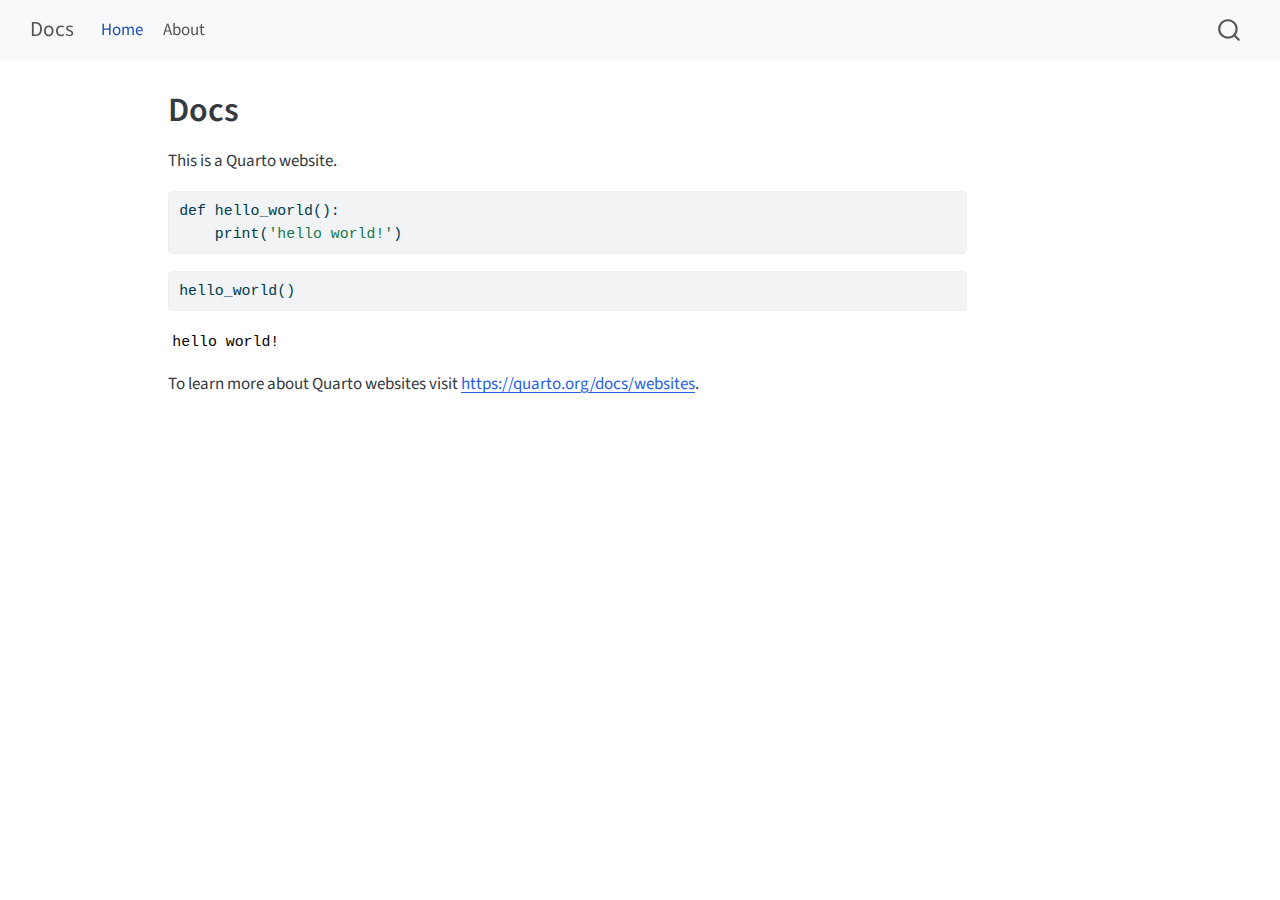
<file: docs/_site/index.html>
<!DOCTYPE html>
<html xmlns="http://www.w3.org/1999/xhtml" lang="en" xml:lang="en"><head>

<meta charset="utf-8">
<meta name="generator" content="quarto-1.4.550">

<meta name="viewport" content="width=device-width, initial-scale=1.0, user-scalable=yes">


<title>Docs</title>
<style>
code{white-space: pre-wrap;}
span.smallcaps{font-variant: small-caps;}
div.columns{display: flex; gap: min(4vw, 1.5em);}
div.column{flex: auto; overflow-x: auto;}
div.hanging-indent{margin-left: 1.5em; text-indent: -1.5em;}
ul.task-list{list-style: none;}
ul.task-list li input[type="checkbox"] {
  width: 0.8em;
  margin: 0 0.8em 0.2em -1em; /* quarto-specific, see https://github.com/quarto-dev/quarto-cli/issues/4556 */ 
  vertical-align: middle;
}
/* CSS for syntax highlighting */
pre > code.sourceCode { white-space: pre; position: relative; }
pre > code.sourceCode > span { line-height: 1.25; }
pre > code.sourceCode > span:empty { height: 1.2em; }
.sourceCode { overflow: visible; }
code.sourceCode > span { color: inherit; text-decoration: inherit; }
div.sourceCode { margin: 1em 0; }
pre.sourceCode { margin: 0; }
@media screen {
div.sourceCode { overflow: auto; }
}
@media print {
pre > code.sourceCode { white-space: pre-wrap; }
pre > code.sourceCode > span { text-indent: -5em; padding-left: 5em; }
}
pre.numberSource code
  { counter-reset: source-line 0; }
pre.numberSource code > span
  { position: relative; left: -4em; counter-increment: source-line; }
pre.numberSource code > span > a:first-child::before
  { content: counter(source-line);
    position: relative; left: -1em; text-align: right; vertical-align: baseline;
    border: none; display: inline-block;
    -webkit-touch-callout: none; -webkit-user-select: none;
    -khtml-user-select: none; -moz-user-select: none;
    -ms-user-select: none; user-select: none;
    padding: 0 4px; width: 4em;
  }
pre.numberSource { margin-left: 3em;  padding-left: 4px; }
div.sourceCode
  {   }
@media screen {
pre > code.sourceCode > span > a:first-child::before { text-decoration: underline; }
}
</style>


<script src="site_libs/quarto-nav/quarto-nav.js"></script>
<script src="site_libs/quarto-nav/headroom.min.js"></script>
<script src="site_libs/clipboard/clipboard.min.js"></script>
<script src="site_libs/quarto-search/autocomplete.umd.js"></script>
<script src="site_libs/quarto-search/fuse.min.js"></script>
<script src="site_libs/quarto-search/quarto-search.js"></script>
<meta name="quarto:offset" content="./">
<script src="site_libs/quarto-html/quarto.js"></script>
<script src="site_libs/quarto-html/popper.min.js"></script>
<script src="site_libs/quarto-html/tippy.umd.min.js"></script>
<script src="site_libs/quarto-html/anchor.min.js"></script>
<link href="site_libs/quarto-html/tippy.css" rel="stylesheet">
<link href="site_libs/quarto-html/quarto-syntax-highlighting.css" rel="stylesheet" id="quarto-text-highlighting-styles">
<script src="site_libs/bootstrap/bootstrap.min.js"></script>
<link href="site_libs/bootstrap/bootstrap-icons.css" rel="stylesheet">
<link href="site_libs/bootstrap/bootstrap.min.css" rel="stylesheet" id="quarto-bootstrap" data-mode="light">
<script id="quarto-search-options" type="application/json">{
  "location": "navbar",
  "copy-button": false,
  "collapse-after": 3,
  "panel-placement": "end",
  "type": "overlay",
  "limit": 50,
  "keyboard-shortcut": [
    "f",
    "/",
    "s"
  ],
  "show-item-context": false,
  "language": {
    "search-no-results-text": "No results",
    "search-matching-documents-text": "matching documents",
    "search-copy-link-title": "Copy link to search",
    "search-hide-matches-text": "Hide additional matches",
    "search-more-match-text": "more match in this document",
    "search-more-matches-text": "more matches in this document",
    "search-clear-button-title": "Clear",
    "search-text-placeholder": "",
    "search-detached-cancel-button-title": "Cancel",
    "search-submit-button-title": "Submit",
    "search-label": "Search"
  }
}</script>


<link rel="stylesheet" href="styles.css">
</head>

<body class="nav-fixed">

<div id="quarto-search-results"></div>
  <header id="quarto-header" class="headroom fixed-top">
    <nav class="navbar navbar-expand-lg " data-bs-theme="dark">
      <div class="navbar-container container-fluid">
      <div class="navbar-brand-container mx-auto">
    <a class="navbar-brand" href="./index.html">
    <span class="navbar-title">Docs</span>
    </a>
  </div>
            <div id="quarto-search" class="" title="Search"></div>
          <button class="navbar-toggler" type="button" data-bs-toggle="collapse" data-bs-target="#navbarCollapse" aria-controls="navbarCollapse" aria-expanded="false" aria-label="Toggle navigation" onclick="if (window.quartoToggleHeadroom) { window.quartoToggleHeadroom(); }">
  <span class="navbar-toggler-icon"></span>
</button>
          <div class="collapse navbar-collapse" id="navbarCollapse">
            <ul class="navbar-nav navbar-nav-scroll me-auto">
  <li class="nav-item">
    <a class="nav-link active" href="./index.html" aria-current="page"> 
<span class="menu-text">Home</span></a>
  </li>  
  <li class="nav-item">
    <a class="nav-link" href="./about.html"> 
<span class="menu-text">About</span></a>
  </li>  
</ul>
          </div> <!-- /navcollapse -->
          <div class="quarto-navbar-tools">
</div>
      </div> <!-- /container-fluid -->
    </nav>
</header>
<!-- content -->
<div id="quarto-content" class="quarto-container page-columns page-rows-contents page-layout-article page-navbar">
<!-- sidebar -->
<!-- margin-sidebar -->
    <div id="quarto-margin-sidebar" class="sidebar margin-sidebar">
        
    </div>
<!-- main -->
<main class="content" id="quarto-document-content">

<header id="title-block-header" class="quarto-title-block default">
<div class="quarto-title">
<h1 class="title">Docs</h1>
</div>



<div class="quarto-title-meta">

    
  
    
  </div>
  


</header>


<p>This is a Quarto website.</p>
<div id="237c34d2" class="cell" data-execution_count="1">
<div class="sourceCode cell-code" id="cb1"><pre class="sourceCode python code-with-copy"><code class="sourceCode python"><span id="cb1-1"><a href="#cb1-1" aria-hidden="true" tabindex="-1"></a><span class="kw">def</span> hello_world():</span>
<span id="cb1-2"><a href="#cb1-2" aria-hidden="true" tabindex="-1"></a>    <span class="bu">print</span>(<span class="st">'hello world!'</span>)</span></code><button title="Copy to Clipboard" class="code-copy-button"><i class="bi"></i></button></pre></div>
</div>
<div id="4cfa90b5" class="cell" data-execution_count="2">
<div class="sourceCode cell-code" id="cb2"><pre class="sourceCode python code-with-copy"><code class="sourceCode python"><span id="cb2-1"><a href="#cb2-1" aria-hidden="true" tabindex="-1"></a>hello_world()</span></code><button title="Copy to Clipboard" class="code-copy-button"><i class="bi"></i></button></pre></div>
<div class="cell-output cell-output-stdout">
<pre><code>hello world!</code></pre>
</div>
</div>
<p>To learn more about Quarto websites visit <a href="https://quarto.org/docs/websites" class="uri">https://quarto.org/docs/websites</a>.</p>



</main> <!-- /main -->
<script id="quarto-html-after-body" type="application/javascript">
window.document.addEventListener("DOMContentLoaded", function (event) {
  const toggleBodyColorMode = (bsSheetEl) => {
    const mode = bsSheetEl.getAttribute("data-mode");
    const bodyEl = window.document.querySelector("body");
    if (mode === "dark") {
      bodyEl.classList.add("quarto-dark");
      bodyEl.classList.remove("quarto-light");
    } else {
      bodyEl.classList.add("quarto-light");
      bodyEl.classList.remove("quarto-dark");
    }
  }
  const toggleBodyColorPrimary = () => {
    const bsSheetEl = window.document.querySelector("link#quarto-bootstrap");
    if (bsSheetEl) {
      toggleBodyColorMode(bsSheetEl);
    }
  }
  toggleBodyColorPrimary();  
  const icon = "";
  const anchorJS = new window.AnchorJS();
  anchorJS.options = {
    placement: 'right',
    icon: icon
  };
  anchorJS.add('.anchored');
  const isCodeAnnotation = (el) => {
    for (const clz of el.classList) {
      if (clz.startsWith('code-annotation-')) {                     
        return true;
      }
    }
    return false;
  }
  const clipboard = new window.ClipboardJS('.code-copy-button', {
    text: function(trigger) {
      const codeEl = trigger.previousElementSibling.cloneNode(true);
      for (const childEl of codeEl.children) {
        if (isCodeAnnotation(childEl)) {
          childEl.remove();
        }
      }
      return codeEl.innerText;
    }
  });
  clipboard.on('success', function(e) {
    // button target
    const button = e.trigger;
    // don't keep focus
    button.blur();
    // flash "checked"
    button.classList.add('code-copy-button-checked');
    var currentTitle = button.getAttribute("title");
    button.setAttribute("title", "Copied!");
    let tooltip;
    if (window.bootstrap) {
      button.setAttribute("data-bs-toggle", "tooltip");
      button.setAttribute("data-bs-placement", "left");
      button.setAttribute("data-bs-title", "Copied!");
      tooltip = new bootstrap.Tooltip(button, 
        { trigger: "manual", 
          customClass: "code-copy-button-tooltip",
          offset: [0, -8]});
      tooltip.show();    
    }
    setTimeout(function() {
      if (tooltip) {
        tooltip.hide();
        button.removeAttribute("data-bs-title");
        button.removeAttribute("data-bs-toggle");
        button.removeAttribute("data-bs-placement");
      }
      button.setAttribute("title", currentTitle);
      button.classList.remove('code-copy-button-checked');
    }, 1000);
    // clear code selection
    e.clearSelection();
  });
  function tippyHover(el, contentFn, onTriggerFn, onUntriggerFn) {
    const config = {
      allowHTML: true,
      maxWidth: 500,
      delay: 100,
      arrow: false,
      appendTo: function(el) {
          return el.parentElement;
      },
      interactive: true,
      interactiveBorder: 10,
      theme: 'quarto',
      placement: 'bottom-start',
    };
    if (contentFn) {
      config.content = contentFn;
    }
    if (onTriggerFn) {
      config.onTrigger = onTriggerFn;
    }
    if (onUntriggerFn) {
      config.onUntrigger = onUntriggerFn;
    }
    window.tippy(el, config); 
  }
  const noterefs = window.document.querySelectorAll('a[role="doc-noteref"]');
  for (var i=0; i<noterefs.length; i++) {
    const ref = noterefs[i];
    tippyHover(ref, function() {
      // use id or data attribute instead here
      let href = ref.getAttribute('data-footnote-href') || ref.getAttribute('href');
      try { href = new URL(href).hash; } catch {}
      const id = href.replace(/^#\/?/, "");
      const note = window.document.getElementById(id);
      return note.innerHTML;
    });
  }
  const xrefs = window.document.querySelectorAll('a.quarto-xref');
  const processXRef = (id, note) => {
    // Strip column container classes
    const stripColumnClz = (el) => {
      el.classList.remove("page-full", "page-columns");
      if (el.children) {
        for (const child of el.children) {
          stripColumnClz(child);
        }
      }
    }
    stripColumnClz(note)
    if (id === null || id.startsWith('sec-')) {
      // Special case sections, only their first couple elements
      const container = document.createElement("div");
      if (note.children && note.children.length > 2) {
        container.appendChild(note.children[0].cloneNode(true));
        for (let i = 1; i < note.children.length; i++) {
          const child = note.children[i];
          if (child.tagName === "P" && child.innerText === "") {
            continue;
          } else {
            container.appendChild(child.cloneNode(true));
            break;
          }
        }
        if (window.Quarto?.typesetMath) {
          window.Quarto.typesetMath(container);
        }
        return container.innerHTML
      } else {
        if (window.Quarto?.typesetMath) {
          window.Quarto.typesetMath(note);
        }
        return note.innerHTML;
      }
    } else {
      // Remove any anchor links if they are present
      const anchorLink = note.querySelector('a.anchorjs-link');
      if (anchorLink) {
        anchorLink.remove();
      }
      if (window.Quarto?.typesetMath) {
        window.Quarto.typesetMath(note);
      }
      // TODO in 1.5, we should make sure this works without a callout special case
      if (note.classList.contains("callout")) {
        return note.outerHTML;
      } else {
        return note.innerHTML;
      }
    }
  }
  for (var i=0; i<xrefs.length; i++) {
    const xref = xrefs[i];
    tippyHover(xref, undefined, function(instance) {
      instance.disable();
      let url = xref.getAttribute('href');
      let hash = undefined; 
      if (url.startsWith('#')) {
        hash = url;
      } else {
        try { hash = new URL(url).hash; } catch {}
      }
      if (hash) {
        const id = hash.replace(/^#\/?/, "");
        const note = window.document.getElementById(id);
        if (note !== null) {
          try {
            const html = processXRef(id, note.cloneNode(true));
            instance.setContent(html);
          } finally {
            instance.enable();
            instance.show();
          }
        } else {
          // See if we can fetch this
          fetch(url.split('#')[0])
          .then(res => res.text())
          .then(html => {
            const parser = new DOMParser();
            const htmlDoc = parser.parseFromString(html, "text/html");
            const note = htmlDoc.getElementById(id);
            if (note !== null) {
              const html = processXRef(id, note);
              instance.setContent(html);
            } 
          }).finally(() => {
            instance.enable();
            instance.show();
          });
        }
      } else {
        // See if we can fetch a full url (with no hash to target)
        // This is a special case and we should probably do some content thinning / targeting
        fetch(url)
        .then(res => res.text())
        .then(html => {
          const parser = new DOMParser();
          const htmlDoc = parser.parseFromString(html, "text/html");
          const note = htmlDoc.querySelector('main.content');
          if (note !== null) {
            // This should only happen for chapter cross references
            // (since there is no id in the URL)
            // remove the first header
            if (note.children.length > 0 && note.children[0].tagName === "HEADER") {
              note.children[0].remove();
            }
            const html = processXRef(null, note);
            instance.setContent(html);
          } 
        }).finally(() => {
          instance.enable();
          instance.show();
        });
      }
    }, function(instance) {
    });
  }
      let selectedAnnoteEl;
      const selectorForAnnotation = ( cell, annotation) => {
        let cellAttr = 'data-code-cell="' + cell + '"';
        let lineAttr = 'data-code-annotation="' +  annotation + '"';
        const selector = 'span[' + cellAttr + '][' + lineAttr + ']';
        return selector;
      }
      const selectCodeLines = (annoteEl) => {
        const doc = window.document;
        const targetCell = annoteEl.getAttribute("data-target-cell");
        const targetAnnotation = annoteEl.getAttribute("data-target-annotation");
        const annoteSpan = window.document.querySelector(selectorForAnnotation(targetCell, targetAnnotation));
        const lines = annoteSpan.getAttribute("data-code-lines").split(",");
        const lineIds = lines.map((line) => {
          return targetCell + "-" + line;
        })
        let top = null;
        let height = null;
        let parent = null;
        if (lineIds.length > 0) {
            //compute the position of the single el (top and bottom and make a div)
            const el = window.document.getElementById(lineIds[0]);
            top = el.offsetTop;
            height = el.offsetHeight;
            parent = el.parentElement.parentElement;
          if (lineIds.length > 1) {
            const lastEl = window.document.getElementById(lineIds[lineIds.length - 1]);
            const bottom = lastEl.offsetTop + lastEl.offsetHeight;
            height = bottom - top;
          }
          if (top !== null && height !== null && parent !== null) {
            // cook up a div (if necessary) and position it 
            let div = window.document.getElementById("code-annotation-line-highlight");
            if (div === null) {
              div = window.document.createElement("div");
              div.setAttribute("id", "code-annotation-line-highlight");
              div.style.position = 'absolute';
              parent.appendChild(div);
            }
            div.style.top = top - 2 + "px";
            div.style.height = height + 4 + "px";
            div.style.left = 0;
            let gutterDiv = window.document.getElementById("code-annotation-line-highlight-gutter");
            if (gutterDiv === null) {
              gutterDiv = window.document.createElement("div");
              gutterDiv.setAttribute("id", "code-annotation-line-highlight-gutter");
              gutterDiv.style.position = 'absolute';
              const codeCell = window.document.getElementById(targetCell);
              const gutter = codeCell.querySelector('.code-annotation-gutter');
              gutter.appendChild(gutterDiv);
            }
            gutterDiv.style.top = top - 2 + "px";
            gutterDiv.style.height = height + 4 + "px";
          }
          selectedAnnoteEl = annoteEl;
        }
      };
      const unselectCodeLines = () => {
        const elementsIds = ["code-annotation-line-highlight", "code-annotation-line-highlight-gutter"];
        elementsIds.forEach((elId) => {
          const div = window.document.getElementById(elId);
          if (div) {
            div.remove();
          }
        });
        selectedAnnoteEl = undefined;
      };
        // Handle positioning of the toggle
    window.addEventListener(
      "resize",
      throttle(() => {
        elRect = undefined;
        if (selectedAnnoteEl) {
          selectCodeLines(selectedAnnoteEl);
        }
      }, 10)
    );
    function throttle(fn, ms) {
    let throttle = false;
    let timer;
      return (...args) => {
        if(!throttle) { // first call gets through
            fn.apply(this, args);
            throttle = true;
        } else { // all the others get throttled
            if(timer) clearTimeout(timer); // cancel #2
            timer = setTimeout(() => {
              fn.apply(this, args);
              timer = throttle = false;
            }, ms);
        }
      };
    }
      // Attach click handler to the DT
      const annoteDls = window.document.querySelectorAll('dt[data-target-cell]');
      for (const annoteDlNode of annoteDls) {
        annoteDlNode.addEventListener('click', (event) => {
          const clickedEl = event.target;
          if (clickedEl !== selectedAnnoteEl) {
            unselectCodeLines();
            const activeEl = window.document.querySelector('dt[data-target-cell].code-annotation-active');
            if (activeEl) {
              activeEl.classList.remove('code-annotation-active');
            }
            selectCodeLines(clickedEl);
            clickedEl.classList.add('code-annotation-active');
          } else {
            // Unselect the line
            unselectCodeLines();
            clickedEl.classList.remove('code-annotation-active');
          }
        });
      }
  const findCites = (el) => {
    const parentEl = el.parentElement;
    if (parentEl) {
      const cites = parentEl.dataset.cites;
      if (cites) {
        return {
          el,
          cites: cites.split(' ')
        };
      } else {
        return findCites(el.parentElement)
      }
    } else {
      return undefined;
    }
  };
  var bibliorefs = window.document.querySelectorAll('a[role="doc-biblioref"]');
  for (var i=0; i<bibliorefs.length; i++) {
    const ref = bibliorefs[i];
    const citeInfo = findCites(ref);
    if (citeInfo) {
      tippyHover(citeInfo.el, function() {
        var popup = window.document.createElement('div');
        citeInfo.cites.forEach(function(cite) {
          var citeDiv = window.document.createElement('div');
          citeDiv.classList.add('hanging-indent');
          citeDiv.classList.add('csl-entry');
          var biblioDiv = window.document.getElementById('ref-' + cite);
          if (biblioDiv) {
            citeDiv.innerHTML = biblioDiv.innerHTML;
          }
          popup.appendChild(citeDiv);
        });
        return popup.innerHTML;
      });
    }
  }
});
</script>
</div> <!-- /content -->




</body></html>
</file>
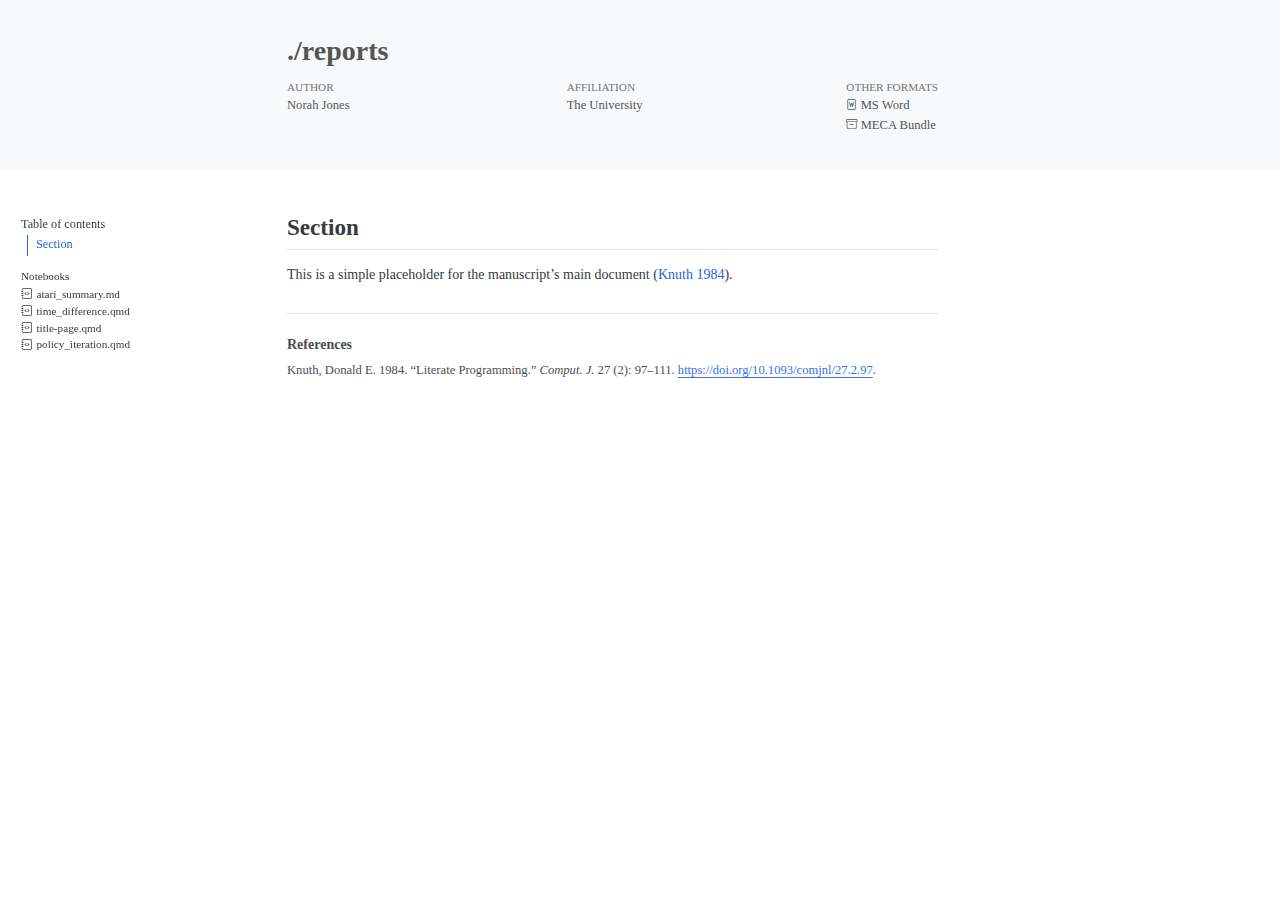
<file: reports/_manuscript/index.html>
<!DOCTYPE html>
<html xmlns="http://www.w3.org/1999/xhtml" lang="en" xml:lang="en"><head>

<meta charset="utf-8">
<meta name="generator" content="quarto-1.4.550">

<meta name="viewport" content="width=device-width, initial-scale=1.0, user-scalable=yes">


<title>./reports</title>
<style>
code{white-space: pre-wrap;}
span.smallcaps{font-variant: small-caps;}
div.columns{display: flex; gap: min(4vw, 1.5em);}
div.column{flex: auto; overflow-x: auto;}
div.hanging-indent{margin-left: 1.5em; text-indent: -1.5em;}
ul.task-list{list-style: none;}
ul.task-list li input[type="checkbox"] {
  width: 0.8em;
  margin: 0 0.8em 0.2em -1em; /* quarto-specific, see https://github.com/quarto-dev/quarto-cli/issues/4556 */ 
  vertical-align: middle;
}
/* CSS for citations */
div.csl-bib-body { }
div.csl-entry {
  clear: both;
  margin-bottom: 0em;
}
.hanging-indent div.csl-entry {
  margin-left:2em;
  text-indent:-2em;
}
div.csl-left-margin {
  min-width:2em;
  float:left;
}
div.csl-right-inline {
  margin-left:2em;
  padding-left:1em;
}
div.csl-indent {
  margin-left: 2em;
}</style>


<script src="site_libs/clipboard/clipboard.min.js"></script>
<script src="site_libs/quarto-html/quarto.js"></script>
<script src="site_libs/quarto-html/popper.min.js"></script>
<script src="site_libs/quarto-html/tippy.umd.min.js"></script>
<script src="site_libs/quarto-html/anchor.min.js"></script>
<link href="site_libs/quarto-html/tippy.css" rel="stylesheet">
<link href="site_libs/quarto-html/quarto-syntax-highlighting.css" rel="stylesheet" id="quarto-text-highlighting-styles">
<script src="site_libs/bootstrap/bootstrap.min.js"></script>
<link href="site_libs/bootstrap/bootstrap-icons.css" rel="stylesheet">
<link href="site_libs/bootstrap/bootstrap.min.css" rel="stylesheet" id="quarto-bootstrap" data-mode="light">
<script async="" src="https://hypothes.is/embed.js"></script>
<script>
  window.document.addEventListener("DOMContentLoaded", function (_event) {
    document.body.classList.add('hypothesis-enabled');
  });
</script>


<link rel="stylesheet" href="report.styles.scss">
<meta name="citation_title" content="./reports">
<meta name="citation_author" content="Norah Jones">
<meta name="citation_language" content="en">
<meta name="citation_reference" content="citation_title=Literate programming;,citation_author=Donald E. Knuth;,citation_publication_date=1984-05;,citation_cover_date=1984-05;,citation_year=1984;,citation_fulltext_html_url=https://doi.org/10.1093/comjnl/27.2.97;,citation_issue=2;,citation_doi=10.1093/comjnl/27.2.97;,citation_issn=0010-4620;,citation_volume=27;,citation_journal_title=Comput. J.;,citation_publisher=Oxford University Press, Inc.;">
</head>

<body>

<header id="title-block-header" class="quarto-title-block default toc-left page-columns page-full">
  <div class="quarto-title-banner page-columns page-full">
    <div class="quarto-title column-body">
      <h1 class="title">./reports</h1>
          </div>

    
    <div class="quarto-title-meta-container">
      <div class="quarto-title-meta-column-start">
            <div class="quarto-title-meta-author">
          <div class="quarto-title-meta-heading">Author</div>
          <div class="quarto-title-meta-heading">Affiliation</div>
          
                <div class="quarto-title-meta-contents">
            <p class="author">Norah Jones </p>
          </div>
                <div class="quarto-title-meta-contents">
                    <p class="affiliation">
                        The University
                      </p>
                  </div>
                    </div>
        
        <div class="quarto-title-meta">

                      
          
                
              </div>
      </div>
      <div class="quarto-title-meta-column-end quarto-other-formats-target">
      <div class="quarto-alternate-formats"><div class="quarto-title-meta-heading">Other Formats</div><div class="quarto-title-meta-contents"><p><a href="index.docx"><i class="bi bi-file-word"></i>MS Word</a></p></div><div class="quarto-title-meta-contents"><p><a href="index-meca.zip" data-meca-link="true"><i class="bi bi-archive"></i>MECA Bundle</a></p></div></div></div>
    </div>



    <div class="quarto-other-links-text-target">
    </div>  </div>
</header><div id="quarto-content" class="page-columns page-rows-contents page-layout-article toc-left">
<div id="quarto-sidebar-toc-left" class="sidebar toc-left">
  <nav id="TOC" role="doc-toc" class="toc-active">
    <h2 id="toc-title">Table of contents</h2>
   
  <ul>
  <li><a href="#section" id="toc-section" class="nav-link active" data-scroll-target="#section">Section</a></li>
  </ul>
<div class="quarto-alternate-notebooks"><h2>Notebooks</h2><ul><li><a href="execution_results/dqn/atari_summary-preview.html"><i class="bi bi-journal-code"></i>atari_summary.md</a></li><li><a href="time_difference/time_difference-preview.html"><i class="bi bi-journal-code"></i>time_difference.qmd</a></li><li><a href="title-page-preview.html"><i class="bi bi-journal-code"></i>title-page.qmd</a></li><li><a href="policy_iteration/policy_iteration-preview.html"><i class="bi bi-journal-code"></i>policy_iteration.qmd</a></li></ul></div></nav>
</div>
<div id="quarto-margin-sidebar" class="sidebar margin-sidebar">
</div>
<main class="content quarto-banner-title-block" id="quarto-document-content">



  


<section id="section" class="level2">
<h2 class="anchored" data-anchor-id="section">Section</h2>
<p>This is a simple placeholder for the manuscript’s main document <span class="citation" data-cites="knuth84">(<a href="#ref-knuth84" role="doc-biblioref">Knuth 1984</a>)</span>.</p>

</section>

<div id="quarto-appendix" class="default"><section class="quarto-appendix-contents" role="doc-bibliography" id="quarto-bibliography"><h2 class="anchored quarto-appendix-heading">References</h2><div id="refs" class="references csl-bib-body hanging-indent" data-entry-spacing="0" role="list">
<div id="ref-knuth84" class="csl-entry" role="listitem">
Knuth, Donald E. 1984. <span>“Literate Programming.”</span> <em>Comput. J.</em> 27 (2): 97–111. <a href="https://doi.org/10.1093/comjnl/27.2.97">https://doi.org/10.1093/comjnl/27.2.97</a>.
</div>
</div></section></div></main>
<!-- /main column -->
<script id="quarto-html-after-body" type="application/javascript">
window.document.addEventListener("DOMContentLoaded", function (event) {
  const toggleBodyColorMode = (bsSheetEl) => {
    const mode = bsSheetEl.getAttribute("data-mode");
    const bodyEl = window.document.querySelector("body");
    if (mode === "dark") {
      bodyEl.classList.add("quarto-dark");
      bodyEl.classList.remove("quarto-light");
    } else {
      bodyEl.classList.add("quarto-light");
      bodyEl.classList.remove("quarto-dark");
    }
  }
  const toggleBodyColorPrimary = () => {
    const bsSheetEl = window.document.querySelector("link#quarto-bootstrap");
    if (bsSheetEl) {
      toggleBodyColorMode(bsSheetEl);
    }
  }
  toggleBodyColorPrimary();  
  const icon = "";
  const anchorJS = new window.AnchorJS();
  anchorJS.options = {
    placement: 'right',
    icon: icon
  };
  anchorJS.add('.anchored');
  const isCodeAnnotation = (el) => {
    for (const clz of el.classList) {
      if (clz.startsWith('code-annotation-')) {                     
        return true;
      }
    }
    return false;
  }
  const clipboard = new window.ClipboardJS('.code-copy-button', {
    text: function(trigger) {
      const codeEl = trigger.previousElementSibling.cloneNode(true);
      for (const childEl of codeEl.children) {
        if (isCodeAnnotation(childEl)) {
          childEl.remove();
        }
      }
      return codeEl.innerText;
    }
  });
  clipboard.on('success', function(e) {
    // button target
    const button = e.trigger;
    // don't keep focus
    button.blur();
    // flash "checked"
    button.classList.add('code-copy-button-checked');
    var currentTitle = button.getAttribute("title");
    button.setAttribute("title", "Copied!");
    let tooltip;
    if (window.bootstrap) {
      button.setAttribute("data-bs-toggle", "tooltip");
      button.setAttribute("data-bs-placement", "left");
      button.setAttribute("data-bs-title", "Copied!");
      tooltip = new bootstrap.Tooltip(button, 
        { trigger: "manual", 
          customClass: "code-copy-button-tooltip",
          offset: [0, -8]});
      tooltip.show();    
    }
    setTimeout(function() {
      if (tooltip) {
        tooltip.hide();
        button.removeAttribute("data-bs-title");
        button.removeAttribute("data-bs-toggle");
        button.removeAttribute("data-bs-placement");
      }
      button.setAttribute("title", currentTitle);
      button.classList.remove('code-copy-button-checked');
    }, 1000);
    // clear code selection
    e.clearSelection();
  });
  function tippyHover(el, contentFn, onTriggerFn, onUntriggerFn) {
    const config = {
      allowHTML: true,
      maxWidth: 500,
      delay: 100,
      arrow: false,
      appendTo: function(el) {
          return el.parentElement;
      },
      interactive: true,
      interactiveBorder: 10,
      theme: 'quarto',
      placement: 'bottom-start',
    };
    if (contentFn) {
      config.content = contentFn;
    }
    if (onTriggerFn) {
      config.onTrigger = onTriggerFn;
    }
    if (onUntriggerFn) {
      config.onUntrigger = onUntriggerFn;
    }
    window.tippy(el, config); 
  }
  const noterefs = window.document.querySelectorAll('a[role="doc-noteref"]');
  for (var i=0; i<noterefs.length; i++) {
    const ref = noterefs[i];
    tippyHover(ref, function() {
      // use id or data attribute instead here
      let href = ref.getAttribute('data-footnote-href') || ref.getAttribute('href');
      try { href = new URL(href).hash; } catch {}
      const id = href.replace(/^#\/?/, "");
      const note = window.document.getElementById(id);
      return note.innerHTML;
    });
  }
  const xrefs = window.document.querySelectorAll('a.quarto-xref');
  const processXRef = (id, note) => {
    // Strip column container classes
    const stripColumnClz = (el) => {
      el.classList.remove("page-full", "page-columns");
      if (el.children) {
        for (const child of el.children) {
          stripColumnClz(child);
        }
      }
    }
    stripColumnClz(note)
    if (id === null || id.startsWith('sec-')) {
      // Special case sections, only their first couple elements
      const container = document.createElement("div");
      if (note.children && note.children.length > 2) {
        container.appendChild(note.children[0].cloneNode(true));
        for (let i = 1; i < note.children.length; i++) {
          const child = note.children[i];
          if (child.tagName === "P" && child.innerText === "") {
            continue;
          } else {
            container.appendChild(child.cloneNode(true));
            break;
          }
        }
        if (window.Quarto?.typesetMath) {
          window.Quarto.typesetMath(container);
        }
        return container.innerHTML
      } else {
        if (window.Quarto?.typesetMath) {
          window.Quarto.typesetMath(note);
        }
        return note.innerHTML;
      }
    } else {
      // Remove any anchor links if they are present
      const anchorLink = note.querySelector('a.anchorjs-link');
      if (anchorLink) {
        anchorLink.remove();
      }
      if (window.Quarto?.typesetMath) {
        window.Quarto.typesetMath(note);
      }
      // TODO in 1.5, we should make sure this works without a callout special case
      if (note.classList.contains("callout")) {
        return note.outerHTML;
      } else {
        return note.innerHTML;
      }
    }
  }
  for (var i=0; i<xrefs.length; i++) {
    const xref = xrefs[i];
    tippyHover(xref, undefined, function(instance) {
      instance.disable();
      let url = xref.getAttribute('href');
      let hash = undefined; 
      if (url.startsWith('#')) {
        hash = url;
      } else {
        try { hash = new URL(url).hash; } catch {}
      }
      if (hash) {
        const id = hash.replace(/^#\/?/, "");
        const note = window.document.getElementById(id);
        if (note !== null) {
          try {
            const html = processXRef(id, note.cloneNode(true));
            instance.setContent(html);
          } finally {
            instance.enable();
            instance.show();
          }
        } else {
          // See if we can fetch this
          fetch(url.split('#')[0])
          .then(res => res.text())
          .then(html => {
            const parser = new DOMParser();
            const htmlDoc = parser.parseFromString(html, "text/html");
            const note = htmlDoc.getElementById(id);
            if (note !== null) {
              const html = processXRef(id, note);
              instance.setContent(html);
            } 
          }).finally(() => {
            instance.enable();
            instance.show();
          });
        }
      } else {
        // See if we can fetch a full url (with no hash to target)
        // This is a special case and we should probably do some content thinning / targeting
        fetch(url)
        .then(res => res.text())
        .then(html => {
          const parser = new DOMParser();
          const htmlDoc = parser.parseFromString(html, "text/html");
          const note = htmlDoc.querySelector('main.content');
          if (note !== null) {
            // This should only happen for chapter cross references
            // (since there is no id in the URL)
            // remove the first header
            if (note.children.length > 0 && note.children[0].tagName === "HEADER") {
              note.children[0].remove();
            }
            const html = processXRef(null, note);
            instance.setContent(html);
          } 
        }).finally(() => {
          instance.enable();
          instance.show();
        });
      }
    }, function(instance) {
    });
  }
      let selectedAnnoteEl;
      const selectorForAnnotation = ( cell, annotation) => {
        let cellAttr = 'data-code-cell="' + cell + '"';
        let lineAttr = 'data-code-annotation="' +  annotation + '"';
        const selector = 'span[' + cellAttr + '][' + lineAttr + ']';
        return selector;
      }
      const selectCodeLines = (annoteEl) => {
        const doc = window.document;
        const targetCell = annoteEl.getAttribute("data-target-cell");
        const targetAnnotation = annoteEl.getAttribute("data-target-annotation");
        const annoteSpan = window.document.querySelector(selectorForAnnotation(targetCell, targetAnnotation));
        const lines = annoteSpan.getAttribute("data-code-lines").split(",");
        const lineIds = lines.map((line) => {
          return targetCell + "-" + line;
        })
        let top = null;
        let height = null;
        let parent = null;
        if (lineIds.length > 0) {
            //compute the position of the single el (top and bottom and make a div)
            const el = window.document.getElementById(lineIds[0]);
            top = el.offsetTop;
            height = el.offsetHeight;
            parent = el.parentElement.parentElement;
          if (lineIds.length > 1) {
            const lastEl = window.document.getElementById(lineIds[lineIds.length - 1]);
            const bottom = lastEl.offsetTop + lastEl.offsetHeight;
            height = bottom - top;
          }
          if (top !== null && height !== null && parent !== null) {
            // cook up a div (if necessary) and position it 
            let div = window.document.getElementById("code-annotation-line-highlight");
            if (div === null) {
              div = window.document.createElement("div");
              div.setAttribute("id", "code-annotation-line-highlight");
              div.style.position = 'absolute';
              parent.appendChild(div);
            }
            div.style.top = top - 2 + "px";
            div.style.height = height + 4 + "px";
            div.style.left = 0;
            let gutterDiv = window.document.getElementById("code-annotation-line-highlight-gutter");
            if (gutterDiv === null) {
              gutterDiv = window.document.createElement("div");
              gutterDiv.setAttribute("id", "code-annotation-line-highlight-gutter");
              gutterDiv.style.position = 'absolute';
              const codeCell = window.document.getElementById(targetCell);
              const gutter = codeCell.querySelector('.code-annotation-gutter');
              gutter.appendChild(gutterDiv);
            }
            gutterDiv.style.top = top - 2 + "px";
            gutterDiv.style.height = height + 4 + "px";
          }
          selectedAnnoteEl = annoteEl;
        }
      };
      const unselectCodeLines = () => {
        const elementsIds = ["code-annotation-line-highlight", "code-annotation-line-highlight-gutter"];
        elementsIds.forEach((elId) => {
          const div = window.document.getElementById(elId);
          if (div) {
            div.remove();
          }
        });
        selectedAnnoteEl = undefined;
      };
        // Handle positioning of the toggle
    window.addEventListener(
      "resize",
      throttle(() => {
        elRect = undefined;
        if (selectedAnnoteEl) {
          selectCodeLines(selectedAnnoteEl);
        }
      }, 10)
    );
    function throttle(fn, ms) {
    let throttle = false;
    let timer;
      return (...args) => {
        if(!throttle) { // first call gets through
            fn.apply(this, args);
            throttle = true;
        } else { // all the others get throttled
            if(timer) clearTimeout(timer); // cancel #2
            timer = setTimeout(() => {
              fn.apply(this, args);
              timer = throttle = false;
            }, ms);
        }
      };
    }
      // Attach click handler to the DT
      const annoteDls = window.document.querySelectorAll('dt[data-target-cell]');
      for (const annoteDlNode of annoteDls) {
        annoteDlNode.addEventListener('click', (event) => {
          const clickedEl = event.target;
          if (clickedEl !== selectedAnnoteEl) {
            unselectCodeLines();
            const activeEl = window.document.querySelector('dt[data-target-cell].code-annotation-active');
            if (activeEl) {
              activeEl.classList.remove('code-annotation-active');
            }
            selectCodeLines(clickedEl);
            clickedEl.classList.add('code-annotation-active');
          } else {
            // Unselect the line
            unselectCodeLines();
            clickedEl.classList.remove('code-annotation-active');
          }
        });
      }
  const findCites = (el) => {
    const parentEl = el.parentElement;
    if (parentEl) {
      const cites = parentEl.dataset.cites;
      if (cites) {
        return {
          el,
          cites: cites.split(' ')
        };
      } else {
        return findCites(el.parentElement)
      }
    } else {
      return undefined;
    }
  };
  var bibliorefs = window.document.querySelectorAll('a[role="doc-biblioref"]');
  for (var i=0; i<bibliorefs.length; i++) {
    const ref = bibliorefs[i];
    const citeInfo = findCites(ref);
    if (citeInfo) {
      tippyHover(citeInfo.el, function() {
        var popup = window.document.createElement('div');
        citeInfo.cites.forEach(function(cite) {
          var citeDiv = window.document.createElement('div');
          citeDiv.classList.add('hanging-indent');
          citeDiv.classList.add('csl-entry');
          var biblioDiv = window.document.getElementById('ref-' + cite);
          if (biblioDiv) {
            citeDiv.innerHTML = biblioDiv.innerHTML;
          }
          popup.appendChild(citeDiv);
        });
        return popup.innerHTML;
      });
    }
  }
});
</script>
</div> <!-- /content -->




</body></html>
</file>
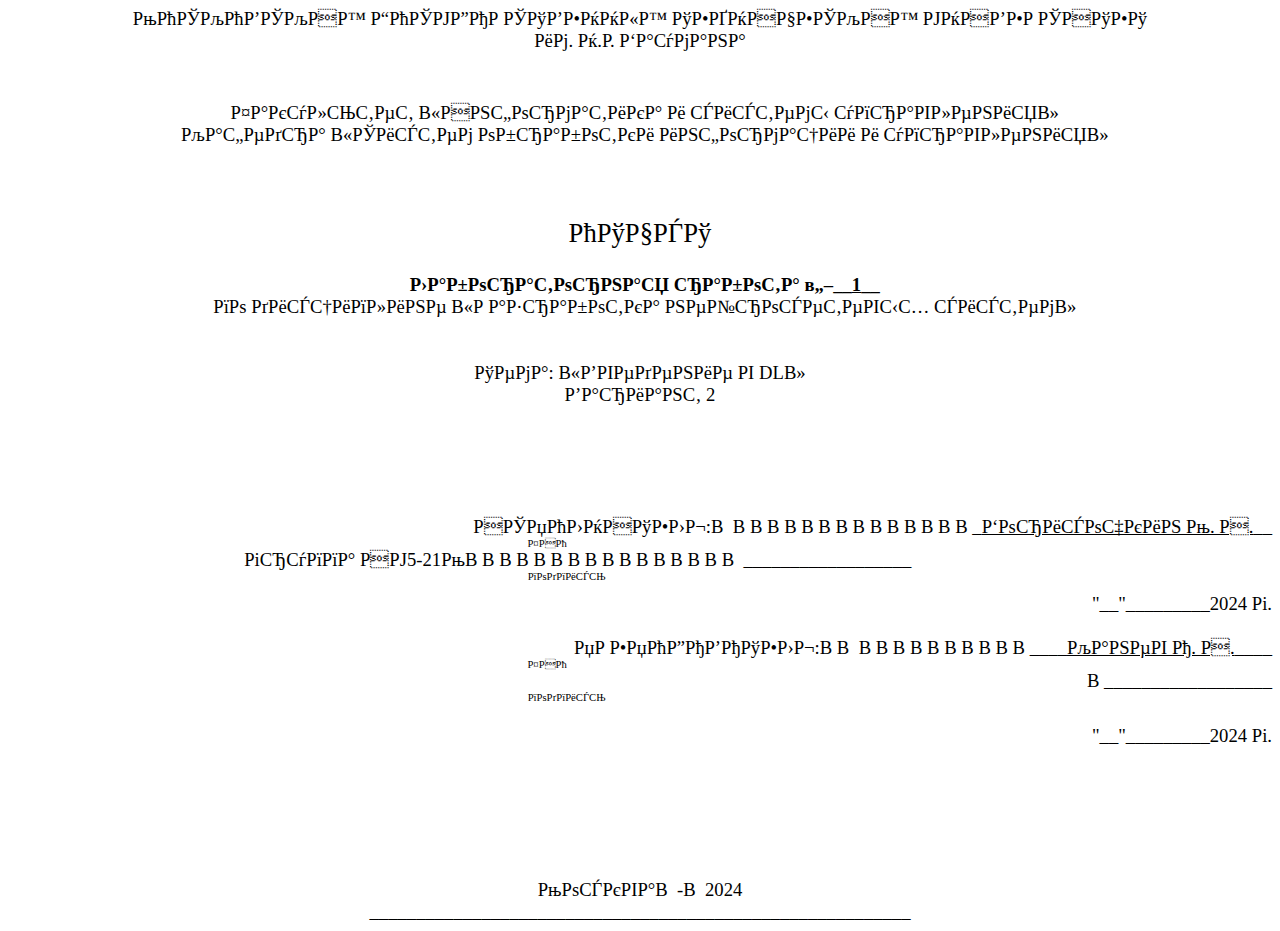
<file: docs/title-page.html>
<html
    xmlns:v="urn:schemas-microsoft-com:vml"
    xmlns:o="urn:schemas-microsoft-com:office:office"
    xmlns:w="urn:schemas-microsoft-com:office:word"
    xmlns:m="http://schemas.microsoft.com/office/2004/12/omml"
    xmlns="http://www.w3.org/TR/REC-html40"
>
    <head>
        <meta
            http-equiv="Content-Type"
            content="text/html; charset=windows-1251"
        />
        <meta name="ProgId" content="Word.Document" />
        <meta name="Generator" content="Microsoft Word 15" />
        <meta name="Originator" content="Microsoft Word 15" />
        <link
            rel="File-List"
            href="Борисочкин%20М.%20И.%20ИУ5-21М%20ЛР1%20Отчёт.files/filelist.xml"
        />
        <link
            rel="Edit-Time-Data"
            href="Борисочкин%20М.%20И.%20ИУ5-21М%20ЛР1%20Отчёт.files/editdata.mso"
        />
        <!--[if !mso]>
            <style>
                v\:* {
                    behavior: url(#default#VML);
                }
                o\:* {
                    behavior: url(#default#VML);
                }
                w\:* {
                    behavior: url(#default#VML);
                }
                .shape {
                    behavior: url(#default#VML);
                }
            </style>
        <![endif]-->
        <!--[if gte mso 9
            ]><xml>
                <o:DocumentProperties>
                    <o:Author>Михаил</o:Author>
                    <o:Template>Normal</o:Template>
                    <o:LastAuthor>Михаил Борисочкин</o:LastAuthor>
                    <o:Revision>2</o:Revision>
                    <o:TotalTime>218</o:TotalTime>
                    <o:Created>2024-05-02T21:16:00Z</o:Created>
                    <o:LastSaved>2024-05-02T21:16:00Z</o:LastSaved>
                    <o:Pages>12</o:Pages>
                    <o:Words>962</o:Words>
                    <o:Characters>5487</o:Characters>
                    <o:Lines>45</o:Lines>
                    <o:Paragraphs>12</o:Paragraphs>
                    <o:CharactersWithSpaces>6437</o:CharactersWithSpaces>
                    <o:Version>16.00</o:Version>
                </o:DocumentProperties>
            </xml><!
        [endif]-->
        <link
            rel="dataStoreItem"
            href="Борисочкин%20М.%20И.%20ИУ5-21М%20ЛР1%20Отчёт.files/item0001.xml"
            target="Борисочкин%20М.%20И.%20ИУ5-21М%20ЛР1%20Отчёт.files/props002.xml"
        />
        <link
            rel="themeData"
            href="Борисочкин%20М.%20И.%20ИУ5-21М%20ЛР1%20Отчёт.files/themedata.thmx"
        />
        <link
            rel="colorSchemeMapping"
            href="Борисочкин%20М.%20И.%20ИУ5-21М%20ЛР1%20Отчёт.files/colorschememapping.xml"
        />
        <!--[if gte mso 9
            ]><xml>
                <w:WordDocument>
                    <w:DisplayBackgroundShape />
                    <w:SpellingState>Clean</w:SpellingState>
                    <w:GrammarState>Clean</w:GrammarState>
                    <w:TrackMoves>false</w:TrackMoves>
                    <w:TrackFormatting />
                    <w:PunctuationKerning />
                    <w:ValidateAgainstSchemas />
                    <w:SaveIfXMLInvalid>false</w:SaveIfXMLInvalid>
                    <w:IgnoreMixedContent>false</w:IgnoreMixedContent>
                    <w:AlwaysShowPlaceholderText
                        >false</w:AlwaysShowPlaceholderText
                    >
                    <w:DoNotPromoteQF />
                    <w:LidThemeOther>RU</w:LidThemeOther>
                    <w:LidThemeAsian>X-NONE</w:LidThemeAsian>
                    <w:LidThemeComplexScript>X-NONE</w:LidThemeComplexScript>
                    <w:Compatibility>
                        <w:BreakWrappedTables />
                        <w:SnapToGridInCell />
                        <w:WrapTextWithPunct />
                        <w:UseAsianBreakRules />
                        <w:DontGrowAutofit />
                        <w:SplitPgBreakAndParaMark />
                        <w:EnableOpenTypeKerning />
                        <w:DontFlipMirrorIndents />
                        <w:OverrideTableStyleHps />
                    </w:Compatibility>
                    <w:DoNotOptimizeForBrowser />
                    <m:mathPr>
                        <m:mathFont m:val="Cambria Math" />
                        <m:brkBin m:val="before" />
                        <m:brkBinSub m:val="&#45;-" />
                        <m:smallFrac m:val="off" />
                        <m:dispDef />
                        <m:lMargin m:val="0" />
                        <m:rMargin m:val="0" />
                        <m:defJc m:val="centerGroup" />
                        <m:wrapIndent m:val="1440" />
                        <m:intLim m:val="subSup" />
                        <m:naryLim m:val="undOvr" /> </m:mathPr
                ></w:WordDocument> </xml
        ><![endif]-->
        <!--[if gte mso 9
            ]><xml>
                <w:LatentStyles
                    DefLockedState="false"
                    DefUnhideWhenUsed="false"
                    DefSemiHidden="false"
                    DefQFormat="false"
                    DefPriority="99"
                    LatentStyleCount="376"
                >
                    <w:LsdException
                        Locked="false"
                        Priority="0"
                        QFormat="true"
                        Name="Normal"
                    />
                    <w:LsdException
                        Locked="false"
                        Priority="9"
                        QFormat="true"
                        Name="heading 1"
                    />
                    <w:LsdException
                        Locked="false"
                        Priority="9"
                        SemiHidden="true"
                        UnhideWhenUsed="true"
                        QFormat="true"
                        Name="heading 2"
                    />
                    <w:LsdException
                        Locked="false"
                        Priority="9"
                        SemiHidden="true"
                        UnhideWhenUsed="true"
                        QFormat="true"
                        Name="heading 3"
                    />
                    <w:LsdException
                        Locked="false"
                        Priority="9"
                        SemiHidden="true"
                        UnhideWhenUsed="true"
                        QFormat="true"
                        Name="heading 4"
                    />
                    <w:LsdException
                        Locked="false"
                        Priority="9"
                        SemiHidden="true"
                        UnhideWhenUsed="true"
                        QFormat="true"
                        Name="heading 5"
                    />
                    <w:LsdException
                        Locked="false"
                        Priority="9"
                        SemiHidden="true"
                        UnhideWhenUsed="true"
                        QFormat="true"
                        Name="heading 6"
                    />
                    <w:LsdException
                        Locked="false"
                        Priority="9"
                        SemiHidden="true"
                        UnhideWhenUsed="true"
                        QFormat="true"
                        Name="heading 7"
                    />
                    <w:LsdException
                        Locked="false"
                        Priority="9"
                        SemiHidden="true"
                        UnhideWhenUsed="true"
                        QFormat="true"
                        Name="heading 8"
                    />
                    <w:LsdException
                        Locked="false"
                        Priority="9"
                        SemiHidden="true"
                        UnhideWhenUsed="true"
                        QFormat="true"
                        Name="heading 9"
                    />
                    <w:LsdException
                        Locked="false"
                        SemiHidden="true"
                        UnhideWhenUsed="true"
                        Name="index 1"
                    />
                    <w:LsdException
                        Locked="false"
                        SemiHidden="true"
                        UnhideWhenUsed="true"
                        Name="index 2"
                    />
                    <w:LsdException
                        Locked="false"
                        SemiHidden="true"
                        UnhideWhenUsed="true"
                        Name="index 3"
                    />
                    <w:LsdException
                        Locked="false"
                        SemiHidden="true"
                        UnhideWhenUsed="true"
                        Name="index 4"
                    />
                    <w:LsdException
                        Locked="false"
                        SemiHidden="true"
                        UnhideWhenUsed="true"
                        Name="index 5"
                    />
                    <w:LsdException
                        Locked="false"
                        SemiHidden="true"
                        UnhideWhenUsed="true"
                        Name="index 6"
                    />
                    <w:LsdException
                        Locked="false"
                        SemiHidden="true"
                        UnhideWhenUsed="true"
                        Name="index 7"
                    />
                    <w:LsdException
                        Locked="false"
                        SemiHidden="true"
                        UnhideWhenUsed="true"
                        Name="index 8"
                    />
                    <w:LsdException
                        Locked="false"
                        SemiHidden="true"
                        UnhideWhenUsed="true"
                        Name="index 9"
                    />
                    <w:LsdException
                        Locked="false"
                        Priority="39"
                        SemiHidden="true"
                        UnhideWhenUsed="true"
                        Name="toc 1"
                    />
                    <w:LsdException
                        Locked="false"
                        Priority="39"
                        SemiHidden="true"
                        UnhideWhenUsed="true"
                        Name="toc 2"
                    />
                    <w:LsdException
                        Locked="false"
                        Priority="39"
                        SemiHidden="true"
                        UnhideWhenUsed="true"
                        Name="toc 3"
                    />
                    <w:LsdException
                        Locked="false"
                        Priority="39"
                        SemiHidden="true"
                        UnhideWhenUsed="true"
                        Name="toc 4"
                    />
                    <w:LsdException
                        Locked="false"
                        Priority="39"
                        SemiHidden="true"
                        UnhideWhenUsed="true"
                        Name="toc 5"
                    />
                    <w:LsdException
                        Locked="false"
                        Priority="39"
                        SemiHidden="true"
                        UnhideWhenUsed="true"
                        Name="toc 6"
                    />
                    <w:LsdException
                        Locked="false"
                        Priority="39"
                        SemiHidden="true"
                        UnhideWhenUsed="true"
                        Name="toc 7"
                    />
                    <w:LsdException
                        Locked="false"
                        Priority="39"
                        SemiHidden="true"
                        UnhideWhenUsed="true"
                        Name="toc 8"
                    />
                    <w:LsdException
                        Locked="false"
                        Priority="39"
                        SemiHidden="true"
                        UnhideWhenUsed="true"
                        Name="toc 9"
                    />
                    <w:LsdException
                        Locked="false"
                        SemiHidden="true"
                        UnhideWhenUsed="true"
                        Name="Normal Indent"
                    />
                    <w:LsdException
                        Locked="false"
                        SemiHidden="true"
                        UnhideWhenUsed="true"
                        Name="footnote text"
                    />
                    <w:LsdException
                        Locked="false"
                        SemiHidden="true"
                        UnhideWhenUsed="true"
                        Name="annotation text"
                    />
                    <w:LsdException
                        Locked="false"
                        SemiHidden="true"
                        UnhideWhenUsed="true"
                        Name="header"
                    />
                    <w:LsdException
                        Locked="false"
                        SemiHidden="true"
                        UnhideWhenUsed="true"
                        Name="footer"
                    />
                    <w:LsdException
                        Locked="false"
                        SemiHidden="true"
                        UnhideWhenUsed="true"
                        Name="index heading"
                    />
                    <w:LsdException
                        Locked="false"
                        Priority="35"
                        SemiHidden="true"
                        UnhideWhenUsed="true"
                        QFormat="true"
                        Name="caption"
                    />
                    <w:LsdException
                        Locked="false"
                        SemiHidden="true"
                        UnhideWhenUsed="true"
                        Name="table of figures"
                    />
                    <w:LsdException
                        Locked="false"
                        SemiHidden="true"
                        UnhideWhenUsed="true"
                        Name="envelope address"
                    />
                    <w:LsdException
                        Locked="false"
                        SemiHidden="true"
                        UnhideWhenUsed="true"
                        Name="envelope return"
                    />
                    <w:LsdException
                        Locked="false"
                        SemiHidden="true"
                        UnhideWhenUsed="true"
                        Name="footnote reference"
                    />
                    <w:LsdException
                        Locked="false"
                        SemiHidden="true"
                        UnhideWhenUsed="true"
                        Name="annotation reference"
                    />
                    <w:LsdException
                        Locked="false"
                        SemiHidden="true"
                        UnhideWhenUsed="true"
                        Name="line number"
                    />
                    <w:LsdException
                        Locked="false"
                        SemiHidden="true"
                        UnhideWhenUsed="true"
                        Name="page number"
                    />
                    <w:LsdException
                        Locked="false"
                        SemiHidden="true"
                        UnhideWhenUsed="true"
                        Name="endnote reference"
                    />
                    <w:LsdException
                        Locked="false"
                        SemiHidden="true"
                        UnhideWhenUsed="true"
                        Name="endnote text"
                    />
                    <w:LsdException
                        Locked="false"
                        SemiHidden="true"
                        UnhideWhenUsed="true"
                        Name="table of authorities"
                    />
                    <w:LsdException
                        Locked="false"
                        SemiHidden="true"
                        UnhideWhenUsed="true"
                        Name="macro"
                    />
                    <w:LsdException
                        Locked="false"
                        SemiHidden="true"
                        UnhideWhenUsed="true"
                        Name="toa heading"
                    />
                    <w:LsdException
                        Locked="false"
                        SemiHidden="true"
                        UnhideWhenUsed="true"
                        Name="List"
                    />
                    <w:LsdException
                        Locked="false"
                        SemiHidden="true"
                        UnhideWhenUsed="true"
                        Name="List Bullet"
                    />
                    <w:LsdException
                        Locked="false"
                        SemiHidden="true"
                        UnhideWhenUsed="true"
                        Name="List Number"
                    />
                    <w:LsdException
                        Locked="false"
                        SemiHidden="true"
                        UnhideWhenUsed="true"
                        Name="List 2"
                    />
                    <w:LsdException
                        Locked="false"
                        SemiHidden="true"
                        UnhideWhenUsed="true"
                        Name="List 3"
                    />
                    <w:LsdException
                        Locked="false"
                        SemiHidden="true"
                        UnhideWhenUsed="true"
                        Name="List 4"
                    />
                    <w:LsdException
                        Locked="false"
                        SemiHidden="true"
                        UnhideWhenUsed="true"
                        Name="List 5"
                    />
                    <w:LsdException
                        Locked="false"
                        SemiHidden="true"
                        UnhideWhenUsed="true"
                        Name="List Bullet 2"
                    />
                    <w:LsdException
                        Locked="false"
                        SemiHidden="true"
                        UnhideWhenUsed="true"
                        Name="List Bullet 3"
                    />
                    <w:LsdException
                        Locked="false"
                        SemiHidden="true"
                        UnhideWhenUsed="true"
                        Name="List Bullet 4"
                    />
                    <w:LsdException
                        Locked="false"
                        SemiHidden="true"
                        UnhideWhenUsed="true"
                        Name="List Bullet 5"
                    />
                    <w:LsdException
                        Locked="false"
                        SemiHidden="true"
                        UnhideWhenUsed="true"
                        Name="List Number 2"
                    />
                    <w:LsdException
                        Locked="false"
                        SemiHidden="true"
                        UnhideWhenUsed="true"
                        Name="List Number 3"
                    />
                    <w:LsdException
                        Locked="false"
                        SemiHidden="true"
                        UnhideWhenUsed="true"
                        Name="List Number 4"
                    />
                    <w:LsdException
                        Locked="false"
                        SemiHidden="true"
                        UnhideWhenUsed="true"
                        Name="List Number 5"
                    />
                    <w:LsdException
                        Locked="false"
                        Priority="10"
                        QFormat="true"
                        Name="Title"
                    />
                    <w:LsdException
                        Locked="false"
                        SemiHidden="true"
                        UnhideWhenUsed="true"
                        Name="Closing"
                    />
                    <w:LsdException
                        Locked="false"
                        SemiHidden="true"
                        UnhideWhenUsed="true"
                        Name="Signature"
                    />
                    <w:LsdException
                        Locked="false"
                        Priority="1"
                        SemiHidden="true"
                        UnhideWhenUsed="true"
                        Name="Default Paragraph Font"
                    />
                    <w:LsdException
                        Locked="false"
                        SemiHidden="true"
                        UnhideWhenUsed="true"
                        Name="Body Text"
                    />
                    <w:LsdException
                        Locked="false"
                        SemiHidden="true"
                        UnhideWhenUsed="true"
                        Name="Body Text Indent"
                    />
                    <w:LsdException
                        Locked="false"
                        SemiHidden="true"
                        UnhideWhenUsed="true"
                        Name="List Continue"
                    />
                    <w:LsdException
                        Locked="false"
                        SemiHidden="true"
                        UnhideWhenUsed="true"
                        Name="List Continue 2"
                    />
                    <w:LsdException
                        Locked="false"
                        SemiHidden="true"
                        UnhideWhenUsed="true"
                        Name="List Continue 3"
                    />
                    <w:LsdException
                        Locked="false"
                        SemiHidden="true"
                        UnhideWhenUsed="true"
                        Name="List Continue 4"
                    />
                    <w:LsdException
                        Locked="false"
                        SemiHidden="true"
                        UnhideWhenUsed="true"
                        Name="List Continue 5"
                    />
                    <w:LsdException
                        Locked="false"
                        SemiHidden="true"
                        UnhideWhenUsed="true"
                        Name="Message Header"
                    />
                    <w:LsdException
                        Locked="false"
                        Priority="11"
                        QFormat="true"
                        Name="Subtitle"
                    />
                    <w:LsdException
                        Locked="false"
                        SemiHidden="true"
                        UnhideWhenUsed="true"
                        Name="Salutation"
                    />
                    <w:LsdException
                        Locked="false"
                        SemiHidden="true"
                        UnhideWhenUsed="true"
                        Name="Date"
                    />
                    <w:LsdException
                        Locked="false"
                        SemiHidden="true"
                        UnhideWhenUsed="true"
                        Name="Body Text First Indent"
                    />
                    <w:LsdException
                        Locked="false"
                        SemiHidden="true"
                        UnhideWhenUsed="true"
                        Name="Body Text First Indent 2"
                    />
                    <w:LsdException
                        Locked="false"
                        SemiHidden="true"
                        UnhideWhenUsed="true"
                        Name="Note Heading"
                    />
                    <w:LsdException
                        Locked="false"
                        SemiHidden="true"
                        UnhideWhenUsed="true"
                        Name="Body Text 2"
                    />
                    <w:LsdException
                        Locked="false"
                        SemiHidden="true"
                        UnhideWhenUsed="true"
                        Name="Body Text 3"
                    />
                    <w:LsdException
                        Locked="false"
                        SemiHidden="true"
                        UnhideWhenUsed="true"
                        Name="Body Text Indent 2"
                    />
                    <w:LsdException
                        Locked="false"
                        SemiHidden="true"
                        UnhideWhenUsed="true"
                        Name="Body Text Indent 3"
                    />
                    <w:LsdException
                        Locked="false"
                        SemiHidden="true"
                        UnhideWhenUsed="true"
                        Name="Block Text"
                    />
                    <w:LsdException
                        Locked="false"
                        SemiHidden="true"
                        UnhideWhenUsed="true"
                        Name="Hyperlink"
                    />
                    <w:LsdException
                        Locked="false"
                        SemiHidden="true"
                        UnhideWhenUsed="true"
                        Name="FollowedHyperlink"
                    />
                    <w:LsdException
                        Locked="false"
                        Priority="22"
                        QFormat="true"
                        Name="Strong"
                    />
                    <w:LsdException
                        Locked="false"
                        Priority="20"
                        QFormat="true"
                        Name="Emphasis"
                    />
                    <w:LsdException
                        Locked="false"
                        SemiHidden="true"
                        UnhideWhenUsed="true"
                        Name="Document Map"
                    />
                    <w:LsdException
                        Locked="false"
                        SemiHidden="true"
                        UnhideWhenUsed="true"
                        Name="Plain Text"
                    />
                    <w:LsdException
                        Locked="false"
                        SemiHidden="true"
                        UnhideWhenUsed="true"
                        Name="E-mail Signature"
                    />
                    <w:LsdException
                        Locked="false"
                        SemiHidden="true"
                        UnhideWhenUsed="true"
                        Name="HTML Top of Form"
                    />
                    <w:LsdException
                        Locked="false"
                        SemiHidden="true"
                        UnhideWhenUsed="true"
                        Name="HTML Bottom of Form"
                    />
                    <w:LsdException
                        Locked="false"
                        SemiHidden="true"
                        UnhideWhenUsed="true"
                        Name="Normal (Web)"
                    />
                    <w:LsdException
                        Locked="false"
                        SemiHidden="true"
                        UnhideWhenUsed="true"
                        Name="HTML Acronym"
                    />
                    <w:LsdException
                        Locked="false"
                        SemiHidden="true"
                        UnhideWhenUsed="true"
                        Name="HTML Address"
                    />
                    <w:LsdException
                        Locked="false"
                        SemiHidden="true"
                        UnhideWhenUsed="true"
                        Name="HTML Cite"
                    />
                    <w:LsdException
                        Locked="false"
                        SemiHidden="true"
                        UnhideWhenUsed="true"
                        Name="HTML Code"
                    />
                    <w:LsdException
                        Locked="false"
                        SemiHidden="true"
                        UnhideWhenUsed="true"
                        Name="HTML Definition"
                    />
                    <w:LsdException
                        Locked="false"
                        SemiHidden="true"
                        UnhideWhenUsed="true"
                        Name="HTML Keyboard"
                    />
                    <w:LsdException
                        Locked="false"
                        SemiHidden="true"
                        UnhideWhenUsed="true"
                        Name="HTML Preformatted"
                    />
                    <w:LsdException
                        Locked="false"
                        SemiHidden="true"
                        UnhideWhenUsed="true"
                        Name="HTML Sample"
                    />
                    <w:LsdException
                        Locked="false"
                        SemiHidden="true"
                        UnhideWhenUsed="true"
                        Name="HTML Typewriter"
                    />
                    <w:LsdException
                        Locked="false"
                        SemiHidden="true"
                        UnhideWhenUsed="true"
                        Name="HTML Variable"
                    />
                    <w:LsdException
                        Locked="false"
                        SemiHidden="true"
                        UnhideWhenUsed="true"
                        Name="Normal Table"
                    />
                    <w:LsdException
                        Locked="false"
                        SemiHidden="true"
                        UnhideWhenUsed="true"
                        Name="annotation subject"
                    />
                    <w:LsdException
                        Locked="false"
                        SemiHidden="true"
                        UnhideWhenUsed="true"
                        Name="No List"
                    />
                    <w:LsdException
                        Locked="false"
                        SemiHidden="true"
                        UnhideWhenUsed="true"
                        Name="Outline List 1"
                    />
                    <w:LsdException
                        Locked="false"
                        SemiHidden="true"
                        UnhideWhenUsed="true"
                        Name="Outline List 2"
                    />
                    <w:LsdException
                        Locked="false"
                        SemiHidden="true"
                        UnhideWhenUsed="true"
                        Name="Outline List 3"
                    />
                    <w:LsdException
                        Locked="false"
                        SemiHidden="true"
                        UnhideWhenUsed="true"
                        Name="Table Simple 1"
                    />
                    <w:LsdException
                        Locked="false"
                        SemiHidden="true"
                        UnhideWhenUsed="true"
                        Name="Table Simple 2"
                    />
                    <w:LsdException
                        Locked="false"
                        SemiHidden="true"
                        UnhideWhenUsed="true"
                        Name="Table Simple 3"
                    />
                    <w:LsdException
                        Locked="false"
                        SemiHidden="true"
                        UnhideWhenUsed="true"
                        Name="Table Classic 1"
                    />
                    <w:LsdException
                        Locked="false"
                        SemiHidden="true"
                        UnhideWhenUsed="true"
                        Name="Table Classic 2"
                    />
                    <w:LsdException
                        Locked="false"
                        SemiHidden="true"
                        UnhideWhenUsed="true"
                        Name="Table Classic 3"
                    />
                    <w:LsdException
                        Locked="false"
                        SemiHidden="true"
                        UnhideWhenUsed="true"
                        Name="Table Classic 4"
                    />
                    <w:LsdException
                        Locked="false"
                        SemiHidden="true"
                        UnhideWhenUsed="true"
                        Name="Table Colorful 1"
                    />
                    <w:LsdException
                        Locked="false"
                        SemiHidden="true"
                        UnhideWhenUsed="true"
                        Name="Table Colorful 2"
                    />
                    <w:LsdException
                        Locked="false"
                        SemiHidden="true"
                        UnhideWhenUsed="true"
                        Name="Table Colorful 3"
                    />
                    <w:LsdException
                        Locked="false"
                        SemiHidden="true"
                        UnhideWhenUsed="true"
                        Name="Table Columns 1"
                    />
                    <w:LsdException
                        Locked="false"
                        SemiHidden="true"
                        UnhideWhenUsed="true"
                        Name="Table Columns 2"
                    />
                    <w:LsdException
                        Locked="false"
                        SemiHidden="true"
                        UnhideWhenUsed="true"
                        Name="Table Columns 3"
                    />
                    <w:LsdException
                        Locked="false"
                        SemiHidden="true"
                        UnhideWhenUsed="true"
                        Name="Table Columns 4"
                    />
                    <w:LsdException
                        Locked="false"
                        SemiHidden="true"
                        UnhideWhenUsed="true"
                        Name="Table Columns 5"
                    />
                    <w:LsdException
                        Locked="false"
                        SemiHidden="true"
                        UnhideWhenUsed="true"
                        Name="Table Grid 1"
                    />
                    <w:LsdException
                        Locked="false"
                        SemiHidden="true"
                        UnhideWhenUsed="true"
                        Name="Table Grid 2"
                    />
                    <w:LsdException
                        Locked="false"
                        SemiHidden="true"
                        UnhideWhenUsed="true"
                        Name="Table Grid 3"
                    />
                    <w:LsdException
                        Locked="false"
                        SemiHidden="true"
                        UnhideWhenUsed="true"
                        Name="Table Grid 4"
                    />
                    <w:LsdException
                        Locked="false"
                        SemiHidden="true"
                        UnhideWhenUsed="true"
                        Name="Table Grid 5"
                    />
                    <w:LsdException
                        Locked="false"
                        SemiHidden="true"
                        UnhideWhenUsed="true"
                        Name="Table Grid 6"
                    />
                    <w:LsdException
                        Locked="false"
                        SemiHidden="true"
                        UnhideWhenUsed="true"
                        Name="Table Grid 7"
                    />
                    <w:LsdException
                        Locked="false"
                        SemiHidden="true"
                        UnhideWhenUsed="true"
                        Name="Table Grid 8"
                    />
                    <w:LsdException
                        Locked="false"
                        SemiHidden="true"
                        UnhideWhenUsed="true"
                        Name="Table List 1"
                    />
                    <w:LsdException
                        Locked="false"
                        SemiHidden="true"
                        UnhideWhenUsed="true"
                        Name="Table List 2"
                    />
                    <w:LsdException
                        Locked="false"
                        SemiHidden="true"
                        UnhideWhenUsed="true"
                        Name="Table List 3"
                    />
                    <w:LsdException
                        Locked="false"
                        SemiHidden="true"
                        UnhideWhenUsed="true"
                        Name="Table List 4"
                    />
                    <w:LsdException
                        Locked="false"
                        SemiHidden="true"
                        UnhideWhenUsed="true"
                        Name="Table List 5"
                    />
                    <w:LsdException
                        Locked="false"
                        SemiHidden="true"
                        UnhideWhenUsed="true"
                        Name="Table List 6"
                    />
                    <w:LsdException
                        Locked="false"
                        SemiHidden="true"
                        UnhideWhenUsed="true"
                        Name="Table List 7"
                    />
                    <w:LsdException
                        Locked="false"
                        SemiHidden="true"
                        UnhideWhenUsed="true"
                        Name="Table List 8"
                    />
                    <w:LsdException
                        Locked="false"
                        SemiHidden="true"
                        UnhideWhenUsed="true"
                        Name="Table 3D effects 1"
                    />
                    <w:LsdException
                        Locked="false"
                        SemiHidden="true"
                        UnhideWhenUsed="true"
                        Name="Table 3D effects 2"
                    />
                    <w:LsdException
                        Locked="false"
                        SemiHidden="true"
                        UnhideWhenUsed="true"
                        Name="Table 3D effects 3"
                    />
                    <w:LsdException
                        Locked="false"
                        SemiHidden="true"
                        UnhideWhenUsed="true"
                        Name="Table Contemporary"
                    />
                    <w:LsdException
                        Locked="false"
                        SemiHidden="true"
                        UnhideWhenUsed="true"
                        Name="Table Elegant"
                    />
                    <w:LsdException
                        Locked="false"
                        SemiHidden="true"
                        UnhideWhenUsed="true"
                        Name="Table Professional"
                    />
                    <w:LsdException
                        Locked="false"
                        SemiHidden="true"
                        UnhideWhenUsed="true"
                        Name="Table Subtle 1"
                    />
                    <w:LsdException
                        Locked="false"
                        SemiHidden="true"
                        UnhideWhenUsed="true"
                        Name="Table Subtle 2"
                    />
                    <w:LsdException
                        Locked="false"
                        SemiHidden="true"
                        UnhideWhenUsed="true"
                        Name="Table Web 1"
                    />
                    <w:LsdException
                        Locked="false"
                        SemiHidden="true"
                        UnhideWhenUsed="true"
                        Name="Table Web 2"
                    />
                    <w:LsdException
                        Locked="false"
                        SemiHidden="true"
                        UnhideWhenUsed="true"
                        Name="Table Web 3"
                    />
                    <w:LsdException
                        Locked="false"
                        SemiHidden="true"
                        UnhideWhenUsed="true"
                        Name="Balloon Text"
                    />
                    <w:LsdException
                        Locked="false"
                        Priority="39"
                        Name="Table Grid"
                    />
                    <w:LsdException
                        Locked="false"
                        SemiHidden="true"
                        UnhideWhenUsed="true"
                        Name="Table Theme"
                    />
                    <w:LsdException
                        Locked="false"
                        SemiHidden="true"
                        Name="Placeholder Text"
                    />
                    <w:LsdException
                        Locked="false"
                        Priority="1"
                        QFormat="true"
                        Name="No Spacing"
                    />
                    <w:LsdException
                        Locked="false"
                        Priority="60"
                        Name="Light Shading"
                    />
                    <w:LsdException
                        Locked="false"
                        Priority="61"
                        Name="Light List"
                    />
                    <w:LsdException
                        Locked="false"
                        Priority="62"
                        Name="Light Grid"
                    />
                    <w:LsdException
                        Locked="false"
                        Priority="63"
                        Name="Medium Shading 1"
                    />
                    <w:LsdException
                        Locked="false"
                        Priority="64"
                        Name="Medium Shading 2"
                    />
                    <w:LsdException
                        Locked="false"
                        Priority="65"
                        Name="Medium List 1"
                    />
                    <w:LsdException
                        Locked="false"
                        Priority="66"
                        Name="Medium List 2"
                    />
                    <w:LsdException
                        Locked="false"
                        Priority="67"
                        Name="Medium Grid 1"
                    />
                    <w:LsdException
                        Locked="false"
                        Priority="68"
                        Name="Medium Grid 2"
                    />
                    <w:LsdException
                        Locked="false"
                        Priority="69"
                        Name="Medium Grid 3"
                    />
                    <w:LsdException
                        Locked="false"
                        Priority="70"
                        Name="Dark List"
                    />
                    <w:LsdException
                        Locked="false"
                        Priority="71"
                        Name="Colorful Shading"
                    />
                    <w:LsdException
                        Locked="false"
                        Priority="72"
                        Name="Colorful List"
                    />
                    <w:LsdException
                        Locked="false"
                        Priority="73"
                        Name="Colorful Grid"
                    />
                    <w:LsdException
                        Locked="false"
                        Priority="60"
                        Name="Light Shading Accent 1"
                    />
                    <w:LsdException
                        Locked="false"
                        Priority="61"
                        Name="Light List Accent 1"
                    />
                    <w:LsdException
                        Locked="false"
                        Priority="62"
                        Name="Light Grid Accent 1"
                    />
                    <w:LsdException
                        Locked="false"
                        Priority="63"
                        Name="Medium Shading 1 Accent 1"
                    />
                    <w:LsdException
                        Locked="false"
                        Priority="64"
                        Name="Medium Shading 2 Accent 1"
                    />
                    <w:LsdException
                        Locked="false"
                        Priority="65"
                        Name="Medium List 1 Accent 1"
                    />
                    <w:LsdException
                        Locked="false"
                        SemiHidden="true"
                        Name="Revision"
                    />
                    <w:LsdException
                        Locked="false"
                        Priority="34"
                        QFormat="true"
                        Name="List Paragraph"
                    />
                    <w:LsdException
                        Locked="false"
                        Priority="29"
                        QFormat="true"
                        Name="Quote"
                    />
                    <w:LsdException
                        Locked="false"
                        Priority="30"
                        QFormat="true"
                        Name="Intense Quote"
                    />
                    <w:LsdException
                        Locked="false"
                        Priority="66"
                        Name="Medium List 2 Accent 1"
                    />
                    <w:LsdException
                        Locked="false"
                        Priority="67"
                        Name="Medium Grid 1 Accent 1"
                    />
                    <w:LsdException
                        Locked="false"
                        Priority="68"
                        Name="Medium Grid 2 Accent 1"
                    />
                    <w:LsdException
                        Locked="false"
                        Priority="69"
                        Name="Medium Grid 3 Accent 1"
                    />
                    <w:LsdException
                        Locked="false"
                        Priority="70"
                        Name="Dark List Accent 1"
                    />
                    <w:LsdException
                        Locked="false"
                        Priority="71"
                        Name="Colorful Shading Accent 1"
                    />
                    <w:LsdException
                        Locked="false"
                        Priority="72"
                        Name="Colorful List Accent 1"
                    />
                    <w:LsdException
                        Locked="false"
                        Priority="73"
                        Name="Colorful Grid Accent 1"
                    />
                    <w:LsdException
                        Locked="false"
                        Priority="60"
                        Name="Light Shading Accent 2"
                    />
                    <w:LsdException
                        Locked="false"
                        Priority="61"
                        Name="Light List Accent 2"
                    />
                    <w:LsdException
                        Locked="false"
                        Priority="62"
                        Name="Light Grid Accent 2"
                    />
                    <w:LsdException
                        Locked="false"
                        Priority="63"
                        Name="Medium Shading 1 Accent 2"
                    />
                    <w:LsdException
                        Locked="false"
                        Priority="64"
                        Name="Medium Shading 2 Accent 2"
                    />
                    <w:LsdException
                        Locked="false"
                        Priority="65"
                        Name="Medium List 1 Accent 2"
                    />
                    <w:LsdException
                        Locked="false"
                        Priority="66"
                        Name="Medium List 2 Accent 2"
                    />
                    <w:LsdException
                        Locked="false"
                        Priority="67"
                        Name="Medium Grid 1 Accent 2"
                    />
                    <w:LsdException
                        Locked="false"
                        Priority="68"
                        Name="Medium Grid 2 Accent 2"
                    />
                    <w:LsdException
                        Locked="false"
                        Priority="69"
                        Name="Medium Grid 3 Accent 2"
                    />
                    <w:LsdException
                        Locked="false"
                        Priority="70"
                        Name="Dark List Accent 2"
                    />
                    <w:LsdException
                        Locked="false"
                        Priority="71"
                        Name="Colorful Shading Accent 2"
                    />
                    <w:LsdException
                        Locked="false"
                        Priority="72"
                        Name="Colorful List Accent 2"
                    />
                    <w:LsdException
                        Locked="false"
                        Priority="73"
                        Name="Colorful Grid Accent 2"
                    />
                    <w:LsdException
                        Locked="false"
                        Priority="60"
                        Name="Light Shading Accent 3"
                    />
                    <w:LsdException
                        Locked="false"
                        Priority="61"
                        Name="Light List Accent 3"
                    />
                    <w:LsdException
                        Locked="false"
                        Priority="62"
                        Name="Light Grid Accent 3"
                    />
                    <w:LsdException
                        Locked="false"
                        Priority="63"
                        Name="Medium Shading 1 Accent 3"
                    />
                    <w:LsdException
                        Locked="false"
                        Priority="64"
                        Name="Medium Shading 2 Accent 3"
                    />
                    <w:LsdException
                        Locked="false"
                        Priority="65"
                        Name="Medium List 1 Accent 3"
                    />
                    <w:LsdException
                        Locked="false"
                        Priority="66"
                        Name="Medium List 2 Accent 3"
                    />
                    <w:LsdException
                        Locked="false"
                        Priority="67"
                        Name="Medium Grid 1 Accent 3"
                    />
                    <w:LsdException
                        Locked="false"
                        Priority="68"
                        Name="Medium Grid 2 Accent 3"
                    />
                    <w:LsdException
                        Locked="false"
                        Priority="69"
                        Name="Medium Grid 3 Accent 3"
                    />
                    <w:LsdException
                        Locked="false"
                        Priority="70"
                        Name="Dark List Accent 3"
                    />
                    <w:LsdException
                        Locked="false"
                        Priority="71"
                        Name="Colorful Shading Accent 3"
                    />
                    <w:LsdException
                        Locked="false"
                        Priority="72"
                        Name="Colorful List Accent 3"
                    />
                    <w:LsdException
                        Locked="false"
                        Priority="73"
                        Name="Colorful Grid Accent 3"
                    />
                    <w:LsdException
                        Locked="false"
                        Priority="60"
                        Name="Light Shading Accent 4"
                    />
                    <w:LsdException
                        Locked="false"
                        Priority="61"
                        Name="Light List Accent 4"
                    />
                    <w:LsdException
                        Locked="false"
                        Priority="62"
                        Name="Light Grid Accent 4"
                    />
                    <w:LsdException
                        Locked="false"
                        Priority="63"
                        Name="Medium Shading 1 Accent 4"
                    />
                    <w:LsdException
                        Locked="false"
                        Priority="64"
                        Name="Medium Shading 2 Accent 4"
                    />
                    <w:LsdException
                        Locked="false"
                        Priority="65"
                        Name="Medium List 1 Accent 4"
                    />
                    <w:LsdException
                        Locked="false"
                        Priority="66"
                        Name="Medium List 2 Accent 4"
                    />
                    <w:LsdException
                        Locked="false"
                        Priority="67"
                        Name="Medium Grid 1 Accent 4"
                    />
                    <w:LsdException
                        Locked="false"
                        Priority="68"
                        Name="Medium Grid 2 Accent 4"
                    />
                    <w:LsdException
                        Locked="false"
                        Priority="69"
                        Name="Medium Grid 3 Accent 4"
                    />
                    <w:LsdException
                        Locked="false"
                        Priority="70"
                        Name="Dark List Accent 4"
                    />
                    <w:LsdException
                        Locked="false"
                        Priority="71"
                        Name="Colorful Shading Accent 4"
                    />
                    <w:LsdException
                        Locked="false"
                        Priority="72"
                        Name="Colorful List Accent 4"
                    />
                    <w:LsdException
                        Locked="false"
                        Priority="73"
                        Name="Colorful Grid Accent 4"
                    />
                    <w:LsdException
                        Locked="false"
                        Priority="60"
                        Name="Light Shading Accent 5"
                    />
                    <w:LsdException
                        Locked="false"
                        Priority="61"
                        Name="Light List Accent 5"
                    />
                    <w:LsdException
                        Locked="false"
                        Priority="62"
                        Name="Light Grid Accent 5"
                    />
                    <w:LsdException
                        Locked="false"
                        Priority="63"
                        Name="Medium Shading 1 Accent 5"
                    />
                    <w:LsdException
                        Locked="false"
                        Priority="64"
                        Name="Medium Shading 2 Accent 5"
                    />
                    <w:LsdException
                        Locked="false"
                        Priority="65"
                        Name="Medium List 1 Accent 5"
                    />
                    <w:LsdException
                        Locked="false"
                        Priority="66"
                        Name="Medium List 2 Accent 5"
                    />
                    <w:LsdException
                        Locked="false"
                        Priority="67"
                        Name="Medium Grid 1 Accent 5"
                    />
                    <w:LsdException
                        Locked="false"
                        Priority="68"
                        Name="Medium Grid 2 Accent 5"
                    />
                    <w:LsdException
                        Locked="false"
                        Priority="69"
                        Name="Medium Grid 3 Accent 5"
                    />
                    <w:LsdException
                        Locked="false"
                        Priority="70"
                        Name="Dark List Accent 5"
                    />
                    <w:LsdException
                        Locked="false"
                        Priority="71"
                        Name="Colorful Shading Accent 5"
                    />
                    <w:LsdException
                        Locked="false"
                        Priority="72"
                        Name="Colorful List Accent 5"
                    />
                    <w:LsdException
                        Locked="false"
                        Priority="73"
                        Name="Colorful Grid Accent 5"
                    />
                    <w:LsdException
                        Locked="false"
                        Priority="60"
                        Name="Light Shading Accent 6"
                    />
                    <w:LsdException
                        Locked="false"
                        Priority="61"
                        Name="Light List Accent 6"
                    />
                    <w:LsdException
                        Locked="false"
                        Priority="62"
                        Name="Light Grid Accent 6"
                    />
                    <w:LsdException
                        Locked="false"
                        Priority="63"
                        Name="Medium Shading 1 Accent 6"
                    />
                    <w:LsdException
                        Locked="false"
                        Priority="64"
                        Name="Medium Shading 2 Accent 6"
                    />
                    <w:LsdException
                        Locked="false"
                        Priority="65"
                        Name="Medium List 1 Accent 6"
                    />
                    <w:LsdException
                        Locked="false"
                        Priority="66"
                        Name="Medium List 2 Accent 6"
                    />
                    <w:LsdException
                        Locked="false"
                        Priority="67"
                        Name="Medium Grid 1 Accent 6"
                    />
                    <w:LsdException
                        Locked="false"
                        Priority="68"
                        Name="Medium Grid 2 Accent 6"
                    />
                    <w:LsdException
                        Locked="false"
                        Priority="69"
                        Name="Medium Grid 3 Accent 6"
                    />
                    <w:LsdException
                        Locked="false"
                        Priority="70"
                        Name="Dark List Accent 6"
                    />
                    <w:LsdException
                        Locked="false"
                        Priority="71"
                        Name="Colorful Shading Accent 6"
                    />
                    <w:LsdException
                        Locked="false"
                        Priority="72"
                        Name="Colorful List Accent 6"
                    />
                    <w:LsdException
                        Locked="false"
                        Priority="73"
                        Name="Colorful Grid Accent 6"
                    />
                    <w:LsdException
                        Locked="false"
                        Priority="19"
                        QFormat="true"
                        Name="Subtle Emphasis"
                    />
                    <w:LsdException
                        Locked="false"
                        Priority="21"
                        QFormat="true"
                        Name="Intense Emphasis"
                    />
                    <w:LsdException
                        Locked="false"
                        Priority="31"
                        QFormat="true"
                        Name="Subtle Reference"
                    />
                    <w:LsdException
                        Locked="false"
                        Priority="32"
                        QFormat="true"
                        Name="Intense Reference"
                    />
                    <w:LsdException
                        Locked="false"
                        Priority="33"
                        QFormat="true"
                        Name="Book Title"
                    />
                    <w:LsdException
                        Locked="false"
                        Priority="37"
                        SemiHidden="true"
                        UnhideWhenUsed="true"
                        Name="Bibliography"
                    />
                    <w:LsdException
                        Locked="false"
                        Priority="39"
                        SemiHidden="true"
                        UnhideWhenUsed="true"
                        QFormat="true"
                        Name="TOC Heading"
                    />
                    <w:LsdException
                        Locked="false"
                        Priority="41"
                        Name="Plain Table 1"
                    />
                    <w:LsdException
                        Locked="false"
                        Priority="42"
                        Name="Plain Table 2"
                    />
                    <w:LsdException
                        Locked="false"
                        Priority="43"
                        Name="Plain Table 3"
                    />
                    <w:LsdException
                        Locked="false"
                        Priority="44"
                        Name="Plain Table 4"
                    />
                    <w:LsdException
                        Locked="false"
                        Priority="45"
                        Name="Plain Table 5"
                    />
                    <w:LsdException
                        Locked="false"
                        Priority="40"
                        Name="Grid Table Light"
                    />
                    <w:LsdException
                        Locked="false"
                        Priority="46"
                        Name="Grid Table 1 Light"
                    />
                    <w:LsdException
                        Locked="false"
                        Priority="47"
                        Name="Grid Table 2"
                    />
                    <w:LsdException
                        Locked="false"
                        Priority="48"
                        Name="Grid Table 3"
                    />
                    <w:LsdException
                        Locked="false"
                        Priority="49"
                        Name="Grid Table 4"
                    />
                    <w:LsdException
                        Locked="false"
                        Priority="50"
                        Name="Grid Table 5 Dark"
                    />
                    <w:LsdException
                        Locked="false"
                        Priority="51"
                        Name="Grid Table 6 Colorful"
                    />
                    <w:LsdException
                        Locked="false"
                        Priority="52"
                        Name="Grid Table 7 Colorful"
                    />
                    <w:LsdException
                        Locked="false"
                        Priority="46"
                        Name="Grid Table 1 Light Accent 1"
                    />
                    <w:LsdException
                        Locked="false"
                        Priority="47"
                        Name="Grid Table 2 Accent 1"
                    />
                    <w:LsdException
                        Locked="false"
                        Priority="48"
                        Name="Grid Table 3 Accent 1"
                    />
                    <w:LsdException
                        Locked="false"
                        Priority="49"
                        Name="Grid Table 4 Accent 1"
                    />
                    <w:LsdException
                        Locked="false"
                        Priority="50"
                        Name="Grid Table 5 Dark Accent 1"
                    />
                    <w:LsdException
                        Locked="false"
                        Priority="51"
                        Name="Grid Table 6 Colorful Accent 1"
                    />
                    <w:LsdException
                        Locked="false"
                        Priority="52"
                        Name="Grid Table 7 Colorful Accent 1"
                    />
                    <w:LsdException
                        Locked="false"
                        Priority="46"
                        Name="Grid Table 1 Light Accent 2"
                    />
                    <w:LsdException
                        Locked="false"
                        Priority="47"
                        Name="Grid Table 2 Accent 2"
                    />
                    <w:LsdException
                        Locked="false"
                        Priority="48"
                        Name="Grid Table 3 Accent 2"
                    />
                    <w:LsdException
                        Locked="false"
                        Priority="49"
                        Name="Grid Table 4 Accent 2"
                    />
                    <w:LsdException
                        Locked="false"
                        Priority="50"
                        Name="Grid Table 5 Dark Accent 2"
                    />
                    <w:LsdException
                        Locked="false"
                        Priority="51"
                        Name="Grid Table 6 Colorful Accent 2"
                    />
                    <w:LsdException
                        Locked="false"
                        Priority="52"
                        Name="Grid Table 7 Colorful Accent 2"
                    />
                    <w:LsdException
                        Locked="false"
                        Priority="46"
                        Name="Grid Table 1 Light Accent 3"
                    />
                    <w:LsdException
                        Locked="false"
                        Priority="47"
                        Name="Grid Table 2 Accent 3"
                    />
                    <w:LsdException
                        Locked="false"
                        Priority="48"
                        Name="Grid Table 3 Accent 3"
                    />
                    <w:LsdException
                        Locked="false"
                        Priority="49"
                        Name="Grid Table 4 Accent 3"
                    />
                    <w:LsdException
                        Locked="false"
                        Priority="50"
                        Name="Grid Table 5 Dark Accent 3"
                    />
                    <w:LsdException
                        Locked="false"
                        Priority="51"
                        Name="Grid Table 6 Colorful Accent 3"
                    />
                    <w:LsdException
                        Locked="false"
                        Priority="52"
                        Name="Grid Table 7 Colorful Accent 3"
                    />
                    <w:LsdException
                        Locked="false"
                        Priority="46"
                        Name="Grid Table 1 Light Accent 4"
                    />
                    <w:LsdException
                        Locked="false"
                        Priority="47"
                        Name="Grid Table 2 Accent 4"
                    />
                    <w:LsdException
                        Locked="false"
                        Priority="48"
                        Name="Grid Table 3 Accent 4"
                    />
                    <w:LsdException
                        Locked="false"
                        Priority="49"
                        Name="Grid Table 4 Accent 4"
                    />
                    <w:LsdException
                        Locked="false"
                        Priority="50"
                        Name="Grid Table 5 Dark Accent 4"
                    />
                    <w:LsdException
                        Locked="false"
                        Priority="51"
                        Name="Grid Table 6 Colorful Accent 4"
                    />
                    <w:LsdException
                        Locked="false"
                        Priority="52"
                        Name="Grid Table 7 Colorful Accent 4"
                    />
                    <w:LsdException
                        Locked="false"
                        Priority="46"
                        Name="Grid Table 1 Light Accent 5"
                    />
                    <w:LsdException
                        Locked="false"
                        Priority="47"
                        Name="Grid Table 2 Accent 5"
                    />
                    <w:LsdException
                        Locked="false"
                        Priority="48"
                        Name="Grid Table 3 Accent 5"
                    />
                    <w:LsdException
                        Locked="false"
                        Priority="49"
                        Name="Grid Table 4 Accent 5"
                    />
                    <w:LsdException
                        Locked="false"
                        Priority="50"
                        Name="Grid Table 5 Dark Accent 5"
                    />
                    <w:LsdException
                        Locked="false"
                        Priority="51"
                        Name="Grid Table 6 Colorful Accent 5"
                    />
                    <w:LsdException
                        Locked="false"
                        Priority="52"
                        Name="Grid Table 7 Colorful Accent 5"
                    />
                    <w:LsdException
                        Locked="false"
                        Priority="46"
                        Name="Grid Table 1 Light Accent 6"
                    />
                    <w:LsdException
                        Locked="false"
                        Priority="47"
                        Name="Grid Table 2 Accent 6"
                    />
                    <w:LsdException
                        Locked="false"
                        Priority="48"
                        Name="Grid Table 3 Accent 6"
                    />
                    <w:LsdException
                        Locked="false"
                        Priority="49"
                        Name="Grid Table 4 Accent 6"
                    />
                    <w:LsdException
                        Locked="false"
                        Priority="50"
                        Name="Grid Table 5 Dark Accent 6"
                    />
                    <w:LsdException
                        Locked="false"
                        Priority="51"
                        Name="Grid Table 6 Colorful Accent 6"
                    />
                    <w:LsdException
                        Locked="false"
                        Priority="52"
                        Name="Grid Table 7 Colorful Accent 6"
                    />
                    <w:LsdException
                        Locked="false"
                        Priority="46"
                        Name="List Table 1 Light"
                    />
                    <w:LsdException
                        Locked="false"
                        Priority="47"
                        Name="List Table 2"
                    />
                    <w:LsdException
                        Locked="false"
                        Priority="48"
                        Name="List Table 3"
                    />
                    <w:LsdException
                        Locked="false"
                        Priority="49"
                        Name="List Table 4"
                    />
                    <w:LsdException
                        Locked="false"
                        Priority="50"
                        Name="List Table 5 Dark"
                    />
                    <w:LsdException
                        Locked="false"
                        Priority="51"
                        Name="List Table 6 Colorful"
                    />
                    <w:LsdException
                        Locked="false"
                        Priority="52"
                        Name="List Table 7 Colorful"
                    />
                    <w:LsdException
                        Locked="false"
                        Priority="46"
                        Name="List Table 1 Light Accent 1"
                    />
                    <w:LsdException
                        Locked="false"
                        Priority="47"
                        Name="List Table 2 Accent 1"
                    />
                    <w:LsdException
                        Locked="false"
                        Priority="48"
                        Name="List Table 3 Accent 1"
                    />
                    <w:LsdException
                        Locked="false"
                        Priority="49"
                        Name="List Table 4 Accent 1"
                    />
                    <w:LsdException
                        Locked="false"
                        Priority="50"
                        Name="List Table 5 Dark Accent 1"
                    />
                    <w:LsdException
                        Locked="false"
                        Priority="51"
                        Name="List Table 6 Colorful Accent 1"
                    />
                    <w:LsdException
                        Locked="false"
                        Priority="52"
                        Name="List Table 7 Colorful Accent 1"
                    />
                    <w:LsdException
                        Locked="false"
                        Priority="46"
                        Name="List Table 1 Light Accent 2"
                    />
                    <w:LsdException
                        Locked="false"
                        Priority="47"
                        Name="List Table 2 Accent 2"
                    />
                    <w:LsdException
                        Locked="false"
                        Priority="48"
                        Name="List Table 3 Accent 2"
                    />
                    <w:LsdException
                        Locked="false"
                        Priority="49"
                        Name="List Table 4 Accent 2"
                    />
                    <w:LsdException
                        Locked="false"
                        Priority="50"
                        Name="List Table 5 Dark Accent 2"
                    />
                    <w:LsdException
                        Locked="false"
                        Priority="51"
                        Name="List Table 6 Colorful Accent 2"
                    />
                    <w:LsdException
                        Locked="false"
                        Priority="52"
                        Name="List Table 7 Colorful Accent 2"
                    />
                    <w:LsdException
                        Locked="false"
                        Priority="46"
                        Name="List Table 1 Light Accent 3"
                    />
                    <w:LsdException
                        Locked="false"
                        Priority="47"
                        Name="List Table 2 Accent 3"
                    />
                    <w:LsdException
                        Locked="false"
                        Priority="48"
                        Name="List Table 3 Accent 3"
                    />
                    <w:LsdException
                        Locked="false"
                        Priority="49"
                        Name="List Table 4 Accent 3"
                    />
                    <w:LsdException
                        Locked="false"
                        Priority="50"
                        Name="List Table 5 Dark Accent 3"
                    />
                    <w:LsdException
                        Locked="false"
                        Priority="51"
                        Name="List Table 6 Colorful Accent 3"
                    />
                    <w:LsdException
                        Locked="false"
                        Priority="52"
                        Name="List Table 7 Colorful Accent 3"
                    />
                    <w:LsdException
                        Locked="false"
                        Priority="46"
                        Name="List Table 1 Light Accent 4"
                    />
                    <w:LsdException
                        Locked="false"
                        Priority="47"
                        Name="List Table 2 Accent 4"
                    />
                    <w:LsdException
                        Locked="false"
                        Priority="48"
                        Name="List Table 3 Accent 4"
                    />
                    <w:LsdException
                        Locked="false"
                        Priority="49"
                        Name="List Table 4 Accent 4"
                    />
                    <w:LsdException
                        Locked="false"
                        Priority="50"
                        Name="List Table 5 Dark Accent 4"
                    />
                    <w:LsdException
                        Locked="false"
                        Priority="51"
                        Name="List Table 6 Colorful Accent 4"
                    />
                    <w:LsdException
                        Locked="false"
                        Priority="52"
                        Name="List Table 7 Colorful Accent 4"
                    />
                    <w:LsdException
                        Locked="false"
                        Priority="46"
                        Name="List Table 1 Light Accent 5"
                    />
                    <w:LsdException
                        Locked="false"
                        Priority="47"
                        Name="List Table 2 Accent 5"
                    />
                    <w:LsdException
                        Locked="false"
                        Priority="48"
                        Name="List Table 3 Accent 5"
                    />
                    <w:LsdException
                        Locked="false"
                        Priority="49"
                        Name="List Table 4 Accent 5"
                    />
                    <w:LsdException
                        Locked="false"
                        Priority="50"
                        Name="List Table 5 Dark Accent 5"
                    />
                    <w:LsdException
                        Locked="false"
                        Priority="51"
                        Name="List Table 6 Colorful Accent 5"
                    />
                    <w:LsdException
                        Locked="false"
                        Priority="52"
                        Name="List Table 7 Colorful Accent 5"
                    />
                    <w:LsdException
                        Locked="false"
                        Priority="46"
                        Name="List Table 1 Light Accent 6"
                    />
                    <w:LsdException
                        Locked="false"
                        Priority="47"
                        Name="List Table 2 Accent 6"
                    />
                    <w:LsdException
                        Locked="false"
                        Priority="48"
                        Name="List Table 3 Accent 6"
                    />
                    <w:LsdException
                        Locked="false"
                        Priority="49"
                        Name="List Table 4 Accent 6"
                    />
                    <w:LsdException
                        Locked="false"
                        Priority="50"
                        Name="List Table 5 Dark Accent 6"
                    />
                    <w:LsdException
                        Locked="false"
                        Priority="51"
                        Name="List Table 6 Colorful Accent 6"
                    />
                    <w:LsdException
                        Locked="false"
                        Priority="52"
                        Name="List Table 7 Colorful Accent 6"
                    />
                    <w:LsdException
                        Locked="false"
                        SemiHidden="true"
                        UnhideWhenUsed="true"
                        Name="Mention"
                    />
                    <w:LsdException
                        Locked="false"
                        SemiHidden="true"
                        UnhideWhenUsed="true"
                        Name="Smart Hyperlink"
                    />
                    <w:LsdException
                        Locked="false"
                        SemiHidden="true"
                        UnhideWhenUsed="true"
                        Name="Hashtag"
                    />
                    <w:LsdException
                        Locked="false"
                        SemiHidden="true"
                        UnhideWhenUsed="true"
                        Name="Unresolved Mention"
                    />
                    <w:LsdException
                        Locked="false"
                        SemiHidden="true"
                        UnhideWhenUsed="true"
                        Name="Smart Link"
                    />
                </w:LatentStyles> </xml
        ><![endif]-->
        <style>
            <!--
             /* Font Definitions */
             @font-face
            	{font-family:"Cambria Math";
            	panose-1:2 4 5 3 5 4 6 3 2 4;
            	mso-font-charset:204;
            	mso-generic-font-family:roman;
            	mso-font-pitch:variable;
            	mso-font-signature:-536869121 1107305727 33554432 0 415 0;}
            @font-face
            	{font-family:Georgia;
            	panose-1:2 4 5 2 5 4 5 2 3 3;
            	mso-font-charset:204;
            	mso-generic-font-family:roman;
            	mso-font-pitch:variable;
            	mso-font-signature:647 0 0 0 159 0;}
             /* Style Definitions */
             p.MsoNormal, li.MsoNormal, div.MsoNormal
            	{mso-style-unhide:no;
            	mso-style-qformat:yes;
            	mso-style-parent:"";
            	margin:0cm;
            	mso-pagination:none;
            	font-size:12.0pt;
            	font-family:"Times New Roman",serif;
            	mso-fareast-font-family:"Times New Roman";}
            h1
            	{mso-style-priority:9;
            	mso-style-unhide:no;
            	mso-style-qformat:yes;
            	mso-style-next:Обычный;
            	margin-top:24.0pt;
            	margin-right:0cm;
            	margin-bottom:6.0pt;
            	margin-left:0cm;
            	mso-pagination:lines-together;
            	page-break-after:avoid;
            	mso-outline-level:1;
            	font-size:24.0pt;
            	font-family:"Times New Roman",serif;
            	mso-font-kerning:0pt;
            	mso-bidi-font-weight:normal;}
            h2
            	{mso-style-noshow:yes;
            	mso-style-priority:9;
            	mso-style-qformat:yes;
            	mso-style-next:Обычный;
            	margin-top:18.0pt;
            	margin-right:0cm;
            	margin-bottom:4.0pt;
            	margin-left:0cm;
            	mso-pagination:lines-together;
            	page-break-after:avoid;
            	mso-outline-level:2;
            	font-size:18.0pt;
            	font-family:"Times New Roman",serif;
            	mso-bidi-font-weight:normal;}
            h3
            	{mso-style-noshow:yes;
            	mso-style-priority:9;
            	mso-style-qformat:yes;
            	mso-style-next:Обычный;
            	margin-top:14.0pt;
            	margin-right:0cm;
            	margin-bottom:4.0pt;
            	margin-left:0cm;
            	mso-pagination:lines-together;
            	page-break-after:avoid;
            	mso-outline-level:3;
            	font-size:14.0pt;
            	font-family:"Times New Roman",serif;
            	mso-bidi-font-weight:normal;}
            h4
            	{mso-style-noshow:yes;
            	mso-style-priority:9;
            	mso-style-qformat:yes;
            	mso-style-next:Обычный;
            	margin-top:12.0pt;
            	margin-right:0cm;
            	margin-bottom:2.0pt;
            	margin-left:0cm;
            	mso-pagination:lines-together;
            	page-break-after:avoid;
            	mso-outline-level:4;
            	font-size:12.0pt;
            	font-family:"Times New Roman",serif;
            	mso-bidi-font-weight:normal;}
            h5
            	{mso-style-noshow:yes;
            	mso-style-priority:9;
            	mso-style-qformat:yes;
            	mso-style-next:Обычный;
            	margin-top:11.0pt;
            	margin-right:0cm;
            	margin-bottom:2.0pt;
            	margin-left:0cm;
            	mso-pagination:lines-together;
            	page-break-after:avoid;
            	mso-outline-level:5;
            	font-size:11.0pt;
            	font-family:"Times New Roman",serif;
            	mso-bidi-font-weight:normal;}
            h6
            	{mso-style-noshow:yes;
            	mso-style-priority:9;
            	mso-style-qformat:yes;
            	mso-style-next:Обычный;
            	margin-top:10.0pt;
            	margin-right:0cm;
            	margin-bottom:2.0pt;
            	margin-left:0cm;
            	mso-pagination:lines-together;
            	page-break-after:avoid;
            	mso-outline-level:6;
            	font-size:10.0pt;
            	font-family:"Times New Roman",serif;
            	mso-bidi-font-weight:normal;}
            p.MsoHeader, li.MsoHeader, div.MsoHeader
            	{mso-style-priority:99;
            	mso-style-link:"Верхний колонтитул Знак";
            	margin:0cm;
            	mso-pagination:none;
            	tab-stops:center 233.85pt right 467.75pt;
            	font-size:12.0pt;
            	font-family:"Times New Roman",serif;
            	mso-fareast-font-family:"Times New Roman";}
            p.MsoFooter, li.MsoFooter, div.MsoFooter
            	{mso-style-priority:99;
            	mso-style-link:"Нижний колонтитул Знак";
            	margin:0cm;
            	mso-pagination:none;
            	tab-stops:center 233.85pt right 467.75pt;
            	font-size:12.0pt;
            	font-family:"Times New Roman",serif;
            	mso-fareast-font-family:"Times New Roman";}
            p.MsoCaption, li.MsoCaption, div.MsoCaption
            	{mso-style-priority:35;
            	mso-style-qformat:yes;
            	mso-style-next:Обычный;
            	margin-top:0cm;
            	margin-right:0cm;
            	margin-bottom:10.0pt;
            	margin-left:0cm;
            	mso-pagination:none;
            	font-size:9.0pt;
            	font-family:"Times New Roman",serif;
            	mso-fareast-font-family:"Times New Roman";
            	color:#1F497D;
            	mso-themecolor:text2;
            	font-style:italic;}
            p.MsoTitle, li.MsoTitle, div.MsoTitle
            	{mso-style-priority:10;
            	mso-style-unhide:no;
            	mso-style-qformat:yes;
            	mso-style-next:Обычный;
            	margin-top:24.0pt;
            	margin-right:0cm;
            	margin-bottom:6.0pt;
            	margin-left:0cm;
            	mso-pagination:lines-together;
            	page-break-after:avoid;
            	font-size:36.0pt;
            	font-family:"Times New Roman",serif;
            	mso-fareast-font-family:"Times New Roman";
            	font-weight:bold;
            	mso-bidi-font-weight:normal;}
            p.MsoSubtitle, li.MsoSubtitle, div.MsoSubtitle
            	{mso-style-priority:11;
            	mso-style-unhide:no;
            	mso-style-qformat:yes;
            	mso-style-next:Обычный;
            	margin-top:18.0pt;
            	margin-right:0cm;
            	margin-bottom:4.0pt;
            	margin-left:0cm;
            	mso-pagination:lines-together;
            	page-break-after:avoid;
            	font-size:24.0pt;
            	font-family:"Georgia",serif;
            	mso-fareast-font-family:Georgia;
            	mso-bidi-font-family:Georgia;
            	color:#666666;
            	font-style:italic;
            	mso-bidi-font-style:normal;}
            p.MsoListParagraph, li.MsoListParagraph, div.MsoListParagraph
            	{mso-style-priority:34;
            	mso-style-unhide:no;
            	mso-style-qformat:yes;
            	margin-top:0cm;
            	margin-right:0cm;
            	margin-bottom:0cm;
            	margin-left:36.0pt;
            	mso-add-space:auto;
            	mso-pagination:none;
            	font-size:12.0pt;
            	font-family:"Times New Roman",serif;
            	mso-fareast-font-family:"Times New Roman";}
            p.MsoListParagraphCxSpFirst, li.MsoListParagraphCxSpFirst, div.MsoListParagraphCxSpFirst
            	{mso-style-priority:34;
            	mso-style-unhide:no;
            	mso-style-qformat:yes;
            	mso-style-type:export-only;
            	margin-top:0cm;
            	margin-right:0cm;
            	margin-bottom:0cm;
            	margin-left:36.0pt;
            	mso-add-space:auto;
            	mso-pagination:none;
            	font-size:12.0pt;
            	font-family:"Times New Roman",serif;
            	mso-fareast-font-family:"Times New Roman";}
            p.MsoListParagraphCxSpMiddle, li.MsoListParagraphCxSpMiddle, div.MsoListParagraphCxSpMiddle
            	{mso-style-priority:34;
            	mso-style-unhide:no;
            	mso-style-qformat:yes;
            	mso-style-type:export-only;
            	margin-top:0cm;
            	margin-right:0cm;
            	margin-bottom:0cm;
            	margin-left:36.0pt;
            	mso-add-space:auto;
            	mso-pagination:none;
            	font-size:12.0pt;
            	font-family:"Times New Roman",serif;
            	mso-fareast-font-family:"Times New Roman";}
            p.MsoListParagraphCxSpLast, li.MsoListParagraphCxSpLast, div.MsoListParagraphCxSpLast
            	{mso-style-priority:34;
            	mso-style-unhide:no;
            	mso-style-qformat:yes;
            	mso-style-type:export-only;
            	margin-top:0cm;
            	margin-right:0cm;
            	margin-bottom:0cm;
            	margin-left:36.0pt;
            	mso-add-space:auto;
            	mso-pagination:none;
            	font-size:12.0pt;
            	font-family:"Times New Roman",serif;
            	mso-fareast-font-family:"Times New Roman";}
            span.a
            	{mso-style-name:"Верхний колонтитул Знак";
            	mso-style-priority:99;
            	mso-style-unhide:no;
            	mso-style-locked:yes;
            	mso-style-link:"Верхний колонтитул";}
            span.a0
            	{mso-style-name:"Нижний колонтитул Знак";
            	mso-style-priority:99;
            	mso-style-unhide:no;
            	mso-style-locked:yes;
            	mso-style-link:"Нижний колонтитул";}
            p.a1, li.a1, div.a1
            	{mso-style-name:"Отчёт Основной текст";
            	mso-style-unhide:no;
            	mso-style-qformat:yes;
            	margin:0cm;
            	text-align:justify;
            	text-indent:35.45pt;
            	line-height:150%;
            	mso-pagination:widow-orphan lines-together;
            	font-size:14.0pt;
            	mso-bidi-font-size:12.0pt;
            	font-family:"Times New Roman",serif;
            	mso-fareast-font-family:"Times New Roman";}
            p.a2, li.a2, div.a2
            	{mso-style-name:"Отчёт Заголовок";
            	mso-style-unhide:no;
            	mso-style-qformat:yes;
            	mso-style-parent:"Отчёт Основной текст";
            	margin-top:22.0pt;
            	margin-right:0cm;
            	margin-bottom:0cm;
            	margin-left:0cm;
            	text-align:center;
            	line-height:150%;
            	mso-pagination:widow-orphan;
            	page-break-after:avoid;
            	mso-outline-level:1;
            	font-size:16.0pt;
            	mso-bidi-font-size:12.0pt;
            	font-family:"Times New Roman",serif;
            	mso-fareast-font-family:"Times New Roman";
            	font-weight:bold;
            	mso-bidi-font-weight:normal;}
            p.a3, li.a3, div.a3
            	{mso-style-name:"Отчёт Подзаголовок";
            	mso-style-unhide:no;
            	mso-style-qformat:yes;
            	mso-style-parent:"Отчёт Заголовок";
            	margin-top:22.0pt;
            	margin-right:0cm;
            	margin-bottom:0cm;
            	margin-left:0cm;
            	text-align:center;
            	line-height:150%;
            	mso-pagination:widow-orphan;
            	page-break-after:avoid;
            	mso-outline-level:2;
            	font-size:14.0pt;
            	mso-bidi-font-size:12.0pt;
            	font-family:"Times New Roman",serif;
            	mso-fareast-font-family:"Times New Roman";
            	font-weight:bold;
            	mso-bidi-font-weight:normal;}
            p.a4, li.a4, div.a4
            	{mso-style-name:"Отчёт Рисунок";
            	mso-style-unhide:no;
            	mso-style-qformat:yes;
            	mso-style-parent:"Отчёт Основной текст";
            	margin:0cm;
            	text-align:center;
            	line-height:150%;
            	mso-pagination:widow-orphan lines-together;
            	font-size:14.0pt;
            	mso-bidi-font-size:12.0pt;
            	font-family:"Times New Roman",serif;
            	mso-fareast-font-family:"Times New Roman";}
            span.SpellE
            	{mso-style-name:"";
            	mso-spl-e:yes;}
            span.GramE
            	{mso-style-name:"";
            	mso-gram-e:yes;}
            .MsoChpDefault
            	{mso-style-type:export-only;
            	mso-default-props:yes;
            	font-size:12.0pt;
            	mso-ansi-font-size:12.0pt;
            	mso-bidi-font-size:12.0pt;
            	mso-font-kerning:0pt;
            	mso-ligatures:none;}
            .MsoPapDefault
            	{mso-style-type:export-only;
            	mso-pagination:none;}
             /* Page Definitions */
             @page
            	{mso-footnote-separator:url("Борисочкин%20М.%20И.%20ИУ5-21М%20ЛР1%20Отчёт.files/header.htm") fs;
            	mso-footnote-continuation-separator:url("Борисочкин%20М.%20И.%20ИУ5-21М%20ЛР1%20Отчёт.files/header.htm") fcs;
            	mso-endnote-separator:url("Борисочкин%20М.%20И.%20ИУ5-21М%20ЛР1%20Отчёт.files/header.htm") es;
            	mso-endnote-continuation-separator:url("Борисочкин%20М.%20И.%20ИУ5-21М%20ЛР1%20Отчёт.files/header.htm") ecs;}
            @page WordSection1
            	{size:595.3pt 841.9pt;
            	margin:2.0cm 42.5pt 2.0cm 3.0cm;
            	mso-header-margin:0cm;
            	mso-footer-margin:36.0pt;
            	mso-page-numbers:1;
            	mso-title-page:yes;
            	mso-footer:url("Борисочкин%20М.%20И.%20ИУ5-21М%20ЛР1%20Отчёт.files/header.htm") f1;
            	mso-paper-source:0;}
            div.WordSection1
            	{page:WordSection1;}
             /* List Definitions */
             @list l0
            	{mso-list-id:862717626;
            	mso-list-type:hybrid;
            	mso-list-template-ids:1644094650 68747279 68747289 68747291 68747279 68747289 68747291 68747279 68747289 68747291;}
            @list l0:level1
            	{mso-level-tab-stop:none;
            	mso-level-number-position:left;
            	margin-left:71.45pt;
            	text-indent:-18.0pt;}
            @list l0:level2
            	{mso-level-number-format:alpha-lower;
            	mso-level-tab-stop:none;
            	mso-level-number-position:left;
            	margin-left:107.45pt;
            	text-indent:-18.0pt;}
            @list l0:level3
            	{mso-level-number-format:roman-lower;
            	mso-level-tab-stop:none;
            	mso-level-number-position:right;
            	margin-left:143.45pt;
            	text-indent:-9.0pt;}
            @list l0:level4
            	{mso-level-tab-stop:none;
            	mso-level-number-position:left;
            	margin-left:179.45pt;
            	text-indent:-18.0pt;}
            @list l0:level5
            	{mso-level-number-format:alpha-lower;
            	mso-level-tab-stop:none;
            	mso-level-number-position:left;
            	margin-left:215.45pt;
            	text-indent:-18.0pt;}
            @list l0:level6
            	{mso-level-number-format:roman-lower;
            	mso-level-tab-stop:none;
            	mso-level-number-position:right;
            	margin-left:251.45pt;
            	text-indent:-9.0pt;}
            @list l0:level7
            	{mso-level-tab-stop:none;
            	mso-level-number-position:left;
            	margin-left:287.45pt;
            	text-indent:-18.0pt;}
            @list l0:level8
            	{mso-level-number-format:alpha-lower;
            	mso-level-tab-stop:none;
            	mso-level-number-position:left;
            	margin-left:323.45pt;
            	text-indent:-18.0pt;}
            @list l0:level9
            	{mso-level-number-format:roman-lower;
            	mso-level-tab-stop:none;
            	mso-level-number-position:right;
            	margin-left:359.45pt;
            	text-indent:-9.0pt;}
            @list l1
            	{mso-list-id:1678457930;
            	mso-list-type:hybrid;
            	mso-list-template-ids:922782694 68747279 68747289 68747291 68747279 68747289 68747291 68747279 68747289 68747291;}
            @list l1:level1
            	{mso-level-tab-stop:none;
            	mso-level-number-position:left;
            	margin-left:71.45pt;
            	text-indent:-18.0pt;}
            @list l1:level2
            	{mso-level-number-format:alpha-lower;
            	mso-level-tab-stop:none;
            	mso-level-number-position:left;
            	margin-left:107.45pt;
            	text-indent:-18.0pt;}
            @list l1:level3
            	{mso-level-number-format:roman-lower;
            	mso-level-tab-stop:none;
            	mso-level-number-position:right;
            	margin-left:143.45pt;
            	text-indent:-9.0pt;}
            @list l1:level4
            	{mso-level-tab-stop:none;
            	mso-level-number-position:left;
            	margin-left:179.45pt;
            	text-indent:-18.0pt;}
            @list l1:level5
            	{mso-level-number-format:alpha-lower;
            	mso-level-tab-stop:none;
            	mso-level-number-position:left;
            	margin-left:215.45pt;
            	text-indent:-18.0pt;}
            @list l1:level6
            	{mso-level-number-format:roman-lower;
            	mso-level-tab-stop:none;
            	mso-level-number-position:right;
            	margin-left:251.45pt;
            	text-indent:-9.0pt;}
            @list l1:level7
            	{mso-level-tab-stop:none;
            	mso-level-number-position:left;
            	margin-left:287.45pt;
            	text-indent:-18.0pt;}
            @list l1:level8
            	{mso-level-number-format:alpha-lower;
            	mso-level-tab-stop:none;
            	mso-level-number-position:left;
            	margin-left:323.45pt;
            	text-indent:-18.0pt;}
            @list l1:level9
            	{mso-level-number-format:roman-lower;
            	mso-level-tab-stop:none;
            	mso-level-number-position:right;
            	margin-left:359.45pt;
            	text-indent:-9.0pt;}
            ol
            	{margin-bottom:0cm;}
            ul
            	{margin-bottom:0cm;}
            -->
        </style>
        <!--[if gte mso 10]>
            <style>
                /* Style Definitions */
                table.MsoNormalTable {
                    mso-style-name: "Обычная таблица";
                    mso-tstyle-rowband-size: 0;
                    mso-tstyle-colband-size: 0;
                    mso-style-noshow: yes;
                    mso-style-priority: 99;
                    mso-style-parent: "";
                    mso-padding-alt: 0cm 5.4pt 0cm 5.4pt;
                    mso-para-margin: 0cm;
                    mso-pagination: none;
                    font-size: 12pt;
                    font-family: "Times New Roman", serif;
                }
                table.MsoTableGrid {
                    mso-style-name: "Сетка таблицы";
                    mso-tstyle-rowband-size: 0;
                    mso-tstyle-colband-size: 0;
                    mso-style-priority: 39;
                    mso-style-unhide: no;
                    border: solid windowtext 1pt;
                    mso-border-alt: solid windowtext 0.5pt;
                    mso-padding-alt: 0cm 5.4pt 0cm 5.4pt;
                    mso-border-insideh: 0.5pt solid windowtext;
                    mso-border-insidev: 0.5pt solid windowtext;
                    mso-para-margin: 0cm;
                    mso-pagination: none;
                    font-size: 12pt;
                    font-family: "Times New Roman", serif;
                }
                table.TableNormal {
                    mso-style-name: "Table Normal";
                    mso-tstyle-rowband-size: 0;
                    mso-tstyle-colband-size: 0;
                    mso-style-unhide: no;
                    mso-style-parent: "";
                    mso-padding-alt: 0cm 0cm 0cm 0cm;
                    mso-para-margin: 0cm;
                    mso-pagination: none;
                    font-size: 12pt;
                    font-family: "Times New Roman", serif;
                }
            </style>
        <![endif]-->
        <!--[if gte mso 9
            ]><xml>
                <o:shapedefaults v:ext="edit" spidmax="2050" /> </xml
        ><![endif]-->
        <!--[if gte mso 9
            ]><xml>
                <o:shapelayout v:ext="edit">
                    <o:idmap v:ext="edit" data="2" /> </o:shapelayout></xml
        ><![endif]-->
    </head>

    <body
        bgcolor="white"
        lang="RU"
        style="tab-interval: 36pt; word-wrap: break-word"
    >
        <div class="WordSection1">
            <p
                class="MsoNormal"
                align="center"
                style="
                    text-align: center;
                    border: none;
                    mso-padding-alt: 31pt 31pt 31pt 31pt;
                    mso-border-shadow: yes;
                "
            >
                <span style="font-size: 14pt"
                    >МОСКОВСКИЙ ГОСУДАРСТВЕННЫЙ ТЕХНИЧЕСКИЙ УНИВЕРСИТЕТ<o:p
                    ></o:p
                ></span>
            </p>

            <p
                class="MsoNormal"
                align="center"
                style="
                    text-align: center;
                    border: none;
                    mso-padding-alt: 31pt 31pt 31pt 31pt;
                    mso-border-shadow: yes;
                "
            >
                <span style="font-size: 14pt">им. Н.Э. Баумана<o:p></o:p></span>
            </p>

            <p
                class="MsoNormal"
                align="center"
                style="
                    text-align: center;
                    border: none;
                    mso-padding-alt: 31pt 31pt 31pt 31pt;
                    mso-border-shadow: yes;
                "
            >
                <span style="font-size: 16pt"><o:p>&nbsp;</o:p></span>
            </p>

            <p
                class="MsoNormal"
                align="center"
                style="
                    text-align: center;
                    border: none;
                    mso-padding-alt: 31pt 31pt 31pt 31pt;
                    mso-border-shadow: yes;
                "
            >
                <span style="font-size: 16pt"><o:p>&nbsp;</o:p></span>
            </p>

            <p
                class="MsoNormal"
                align="center"
                style="
                    margin-right: -7.15pt;
                    text-align: center;
                    border: none;
                    mso-padding-alt: 31pt 31pt 31pt 31pt;
                    mso-border-shadow: yes;
                "
            >
                <span style="font-size: 14pt"
                    >Факультет «Информатика и системы управления»<o:p></o:p
                ></span>
            </p>

            <p
                class="MsoNormal"
                align="center"
                style="
                    margin-right: -7.15pt;
                    text-align: center;
                    border: none;
                    mso-padding-alt: 31pt 31pt 31pt 31pt;
                    mso-border-shadow: yes;
                "
            >
                <span style="font-size: 14pt"
                    >Кафедра «Систем обработки информации и управления»<o:p
                    ></o:p
                ></span>
            </p>

            <p
                class="MsoNormal"
                style="
                    border: none;
                    mso-padding-alt: 31pt 31pt 31pt 31pt;
                    mso-border-shadow: yes;
                "
            >
                <o:p>&nbsp;</o:p>
            </p>

            <p
                class="MsoNormal"
                style="
                    border: none;
                    mso-padding-alt: 31pt 31pt 31pt 31pt;
                    mso-border-shadow: yes;
                "
            >
                <o:p>&nbsp;</o:p>
            </p>

            <p
                class="MsoNormal"
                style="
                    border: none;
                    mso-padding-alt: 31pt 31pt 31pt 31pt;
                    mso-border-shadow: yes;
                "
            >
                <o:p>&nbsp;</o:p>
            </p>

            <p
                class="MsoNormal"
                style="
                    tab-stops: 35.4pt;
                    border: none;
                    mso-padding-alt: 31pt 31pt 31pt 31pt;
                    mso-border-shadow: yes;
                "
            >
                <o:p>&nbsp;</o:p>
            </p>

            <p
                class="MsoNormal"
                align="center"
                style="
                    text-align: center;
                    border: none;
                    mso-padding-alt: 31pt 31pt 31pt 31pt;
                    mso-border-shadow: yes;
                "
            >
                <a name="_gjdgxs"></a
                ><span style="font-size: 20pt">ОТЧЁТ<o:p></o:p></span>
            </p>

            <p
                class="MsoNormal"
                align="center"
                style="
                    margin-top: 0cm;
                    margin-right: -7.15pt;
                    margin-bottom: 0cm;
                    margin-left: -7.1pt;
                    margin-bottom: 0.0001pt;
                    text-align: center;
                    border: none;
                    mso-padding-alt: 31pt 31pt 31pt 31pt;
                    mso-border-shadow: yes;
                "
            >
                <b style="mso-bidi-font-weight: normal"
                    ><span style="font-size: 16pt"><o:p>&nbsp;</o:p></span></b
                >
            </p>

            <p
                class="MsoNormal"
                align="center"
                style="
                    margin-right: -7.15pt;
                    text-align: center;
                    border: none;
                    mso-padding-alt: 31pt 31pt 31pt 31pt;
                    mso-border-shadow: yes;
                "
            >
                <b style="mso-bidi-font-weight: normal"
                    ><span style="font-size: 14pt"
                        >Лабораторная работа №__<u>1</u>__ <o:p></o:p></span
                ></b>
            </p>

            <p
                class="MsoNormal"
                align="center"
                style="
                    margin-right: -7.15pt;
                    text-align: center;
                    border: none;
                    mso-padding-alt: 31pt 31pt 31pt 31pt;
                    mso-border-shadow: yes;
                "
            >
                <span style="font-size: 14pt"
                    >по дисциплине<b style="mso-bidi-font-weight: normal"> </b
                    >«Разработка нейросетевых систем»<o:p></o:p
                ></span>
            </p>

            <p
                class="MsoNormal"
                align="center"
                style="
                    text-align: center;
                    border: none;
                    mso-padding-alt: 31pt 31pt 31pt 31pt;
                    mso-border-shadow: yes;
                "
            >
                <span style="font-size: 14pt"><o:p>&nbsp;</o:p></span>
            </p>

            <p
                class="MsoNormal"
                align="center"
                style="
                    text-align: center;
                    border: none;
                    mso-padding-alt: 31pt 31pt 31pt 31pt;
                    mso-border-shadow: yes;
                "
            >
                <span style="font-size: 14pt"><o:p>&nbsp;</o:p></span>
            </p>

            <p
                class="MsoNormal"
                align="center"
                style="
                    text-align: center;
                    border: none;
                    mso-padding-alt: 31pt 31pt 31pt 31pt;
                    mso-border-shadow: yes;
                "
            >
                <span style="font-size: 14pt">Тема: «Введение в </span
                ><span
                    lang="EN-US"
                    style="font-size: 14pt; mso-ansi-language: EN-US"
                    >DL</span
                ><span style="font-size: 14pt">»<o:p></o:p></span>
            </p>

            <p
                class="MsoNormal"
                align="center"
                style="
                    text-align: center;
                    border: none;
                    mso-padding-alt: 31pt 31pt 31pt 31pt;
                    mso-border-shadow: yes;
                "
            >
                <span style="font-size: 14pt">Вариант 2<o:p></o:p></span>
            </p>

            <p
                class="MsoNormal"
                style="
                    border: none;
                    mso-padding-alt: 31pt 31pt 31pt 31pt;
                    mso-border-shadow: yes;
                "
            >
                <b style="mso-bidi-font-weight: normal"
                    ><span style="font-size: 14pt"><o:p>&nbsp;</o:p></span></b
                >
            </p>

            <p
                class="MsoNormal"
                style="
                    border: none;
                    mso-padding-alt: 31pt 31pt 31pt 31pt;
                    mso-border-shadow: yes;
                "
            >
                <span style="font-size: 14pt"><o:p>&nbsp;</o:p></span>
            </p>

            <p
                class="MsoNormal"
                align="center"
                style="
                    text-align: center;
                    border: none;
                    mso-padding-alt: 31pt 31pt 31pt 31pt;
                    mso-border-shadow: yes;
                "
            >
                <span style="font-size: 14pt"><o:p>&nbsp;</o:p></span>
            </p>

            <p
                class="MsoNormal"
                align="center"
                style="
                    text-align: center;
                    border: none;
                    mso-padding-alt: 31pt 31pt 31pt 31pt;
                    mso-border-shadow: yes;
                "
            >
                <span style="font-size: 14pt"><o:p>&nbsp;</o:p></span>
            </p>

            <p
                class="MsoNormal"
                align="center"
                style="
                    text-align: center;
                    border: none;
                    mso-padding-alt: 31pt 31pt 31pt 31pt;
                    mso-border-shadow: yes;
                "
            >
                <span style="font-size: 14pt"><o:p>&nbsp;</o:p></span>
            </p>

            <p
                class="MsoNormal"
                align="right"
                style="
                    margin-left: 170.05pt;
                    text-align: right;
                    border: none;
                    mso-padding-alt: 31pt 31pt 31pt 31pt;
                    mso-border-shadow: yes;
                "
            >
                <span class="GramE"
                    ><span style="font-size: 14pt"
                        >ИСПОЛНИТЕЛЬ:<span style="mso-spacerun: yes">  </span
                        ><span style="mso-spacerun: yes"> </span></span
                    ></span
                ><span style="font-size: 14pt"
                    ><span style="mso-spacerun: yes">             </span>_<u
                        >Борисочкин М. И.</u
                    >__<o:p></o:p
                ></span>
            </p>

            <p
                class="MsoNormal"
                style="margin-left: 212.55pt; text-indent: 177pt"
            >
                <span style="font-size: 8pt">ФИО</span
                ><span style="font-size: 14pt"><o:p></o:p></span>
            </p>

            <p class="MsoNormal" style="margin-left: 177.15pt">
                <span style="font-size: 14pt"
                    >группа ИУ5-21М<span style="mso-spacerun: yes"
                        >                 </span
                    >__________________<o:p></o:p
                ></span>
            </p>

            <p class="MsoNormal" style="margin-left: 389.75pt">
                <span style="font-size: 8pt">подпись<o:p></o:p></span>
            </p>

            <p
                class="MsoNormal"
                style="margin-left: 212.55pt; text-indent: 177pt"
            >
                <span style="font-size: 8pt"><o:p>&nbsp;</o:p></span>
            </p>

            <p class="MsoNormal" align="right" style="text-align: right">
                <span style="font-size: 14pt"
                    >&quot;__&quot;_________2024 г.<o:p></o:p
                ></span>
            </p>

            <p
                class="MsoNormal"
                style="
                    text-indent: 177.2pt;
                    border: none;
                    mso-padding-alt: 31pt 31pt 31pt 31pt;
                    mso-border-shadow: yes;
                "
            >
                <span style="font-size: 14pt"><o:p>&nbsp;</o:p></span>
            </p>

            <p
                class="MsoNormal"
                align="right"
                style="
                    text-align: right;
                    border: none;
                    mso-padding-alt: 31pt 31pt 31pt 31pt;
                    mso-border-shadow: yes;
                "
            >
                <span class="GramE"
                    ><span style="font-size: 14pt"
                        >ПРЕПОДАВАТЕЛЬ:<span style="mso-spacerun: yes"
                            >  
                        </span></span
                    ></span
                ><span style="font-size: 14pt"
                    ><span style="mso-spacerun: yes">          </span>____<u
                        >Канев А. И.</u
                    >____<o:p></o:p
                ></span>
            </p>

            <p
                class="MsoNormal"
                style="margin-left: 212.55pt; text-indent: 177pt"
            >
                <span style="font-size: 8pt">ФИО</span
                ><span style="font-size: 14pt"><o:p></o:p></span>
            </p>

            <p
                class="MsoNormal"
                align="right"
                style="margin-left: 177.15pt; text-align: right"
            >
                <span style="font-size: 14pt"
                    ><span style="mso-spacerun: yes"> </span
                    >__________________<o:p></o:p
                ></span>
            </p>

            <p class="MsoNormal" style="margin-left: 389.75pt">
                <span style="font-size: 8pt">подпись<o:p></o:p></span>
            </p>

            <p class="MsoNormal" align="right" style="text-align: right">
                <span style="font-size: 14pt"><o:p>&nbsp;</o:p></span>
            </p>

            <p class="MsoNormal" align="right" style="text-align: right">
                <span style="font-size: 14pt"
                    >&quot;__&quot;_________2024 г.<o:p></o:p
                ></span>
            </p>

            <p
                class="MsoNormal"
                style="
                    border: none;
                    mso-padding-alt: 31pt 31pt 31pt 31pt;
                    mso-border-shadow: yes;
                "
            >
                <span style="font-size: 14pt"><o:p>&nbsp;</o:p></span>
            </p>

            <p
                class="MsoNormal"
                style="
                    border: none;
                    mso-padding-alt: 31pt 31pt 31pt 31pt;
                    mso-border-shadow: yes;
                "
            >
                <span style="font-size: 14pt"><o:p>&nbsp;</o:p></span>
            </p>

            <p
                class="MsoNormal"
                style="
                    border: none;
                    mso-padding-alt: 31pt 31pt 31pt 31pt;
                    mso-border-shadow: yes;
                "
            >
                <span style="font-size: 14pt"><o:p>&nbsp;</o:p></span>
            </p>

            <p
                class="MsoNormal"
                style="
                    border: none;
                    mso-padding-alt: 31pt 31pt 31pt 31pt;
                    mso-border-shadow: yes;
                "
            >
                <span style="font-size: 14pt"><o:p>&nbsp;</o:p></span>
            </p>

            <p
                class="MsoNormal"
                style="
                    border: none;
                    mso-padding-alt: 31pt 31pt 31pt 31pt;
                    mso-border-shadow: yes;
                "
            >
                <span style="font-size: 14pt"><o:p>&nbsp;</o:p></span>
            </p>

            <p
                class="MsoNormal"
                align="center"
                style="
                    text-align: center;
                    border: none;
                    mso-padding-alt: 31pt 31pt 31pt 31pt;
                    mso-border-shadow: yes;
                "
            >
                <span style="font-size: 14pt"><o:p>&nbsp;</o:p></span>
            </p>

            <p
                class="MsoNormal"
                align="center"
                style="
                    text-align: center;
                    border: none;
                    mso-padding-alt: 31pt 31pt 31pt 31pt;
                    mso-border-shadow: yes;
                "
            >
                <span class="GramE"
                    ><span style="font-size: 14pt"
                        >Москва<span style="mso-spacerun: yes">  </span>-</span
                    ></span
                ><span style="font-size: 14pt"
                    ><span style="mso-spacerun: yes">  </span>2024<o:p></o:p
                ></span>
            </p>

            <p
                class="MsoNormal"
                align="center"
                style="
                    text-align: center;
                    border: none;
                    mso-padding-alt: 31pt 31pt 31pt 31pt;
                    mso-border-shadow: yes;
                "
            >
                <span style="font-size: 14pt"
                    >__________________________________________________________<o:p
                    ></o:p
                ></span>
            </p>
        </div>
    </body>
</html>
</file>
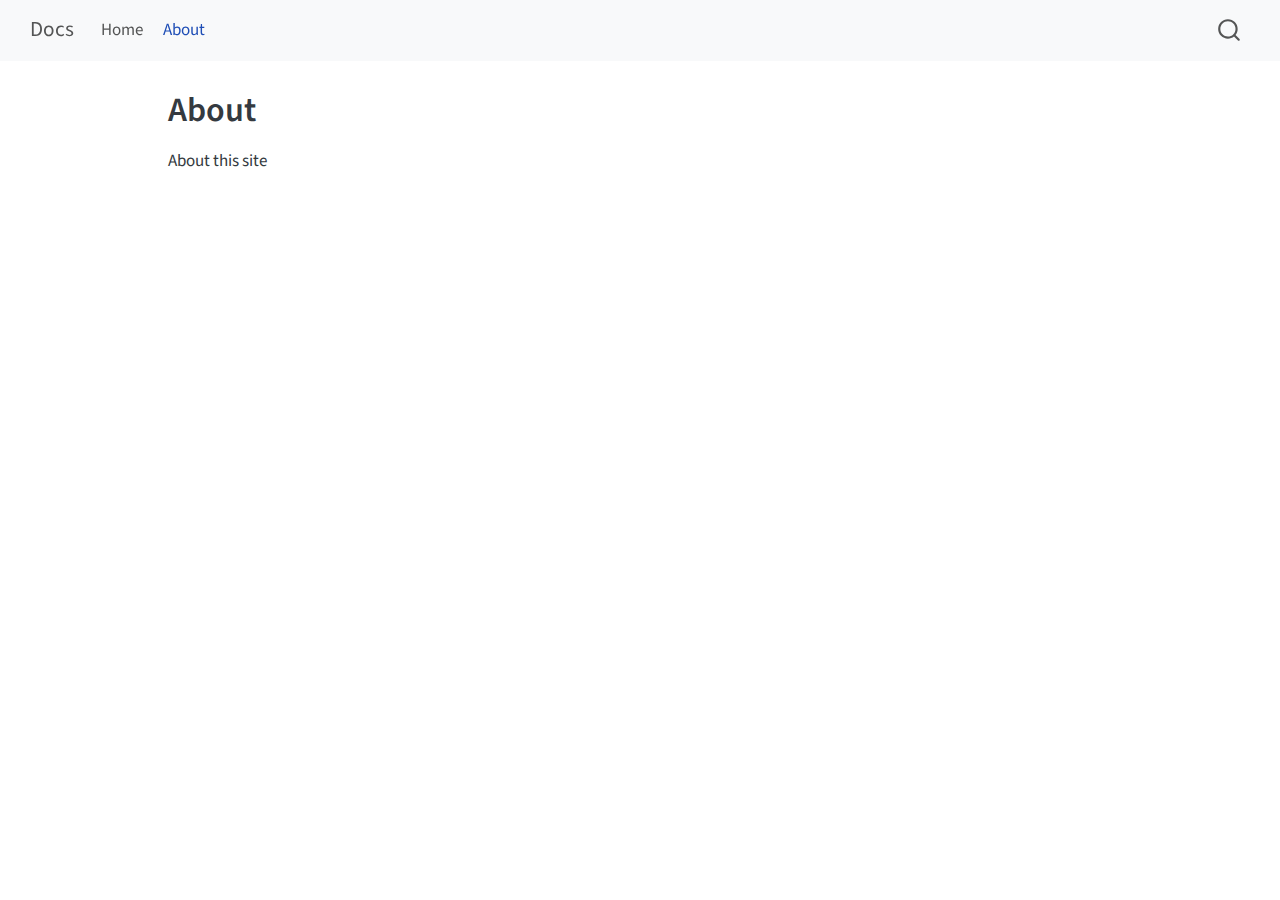
<file: public/about.html>
<!DOCTYPE html>
<html xmlns="http://www.w3.org/1999/xhtml" lang="en" xml:lang="en"><head>

<meta charset="utf-8">
<meta name="generator" content="quarto-1.4.550">

<meta name="viewport" content="width=device-width, initial-scale=1.0, user-scalable=yes">


<title>Docs - About</title>
<style>
code{white-space: pre-wrap;}
span.smallcaps{font-variant: small-caps;}
div.columns{display: flex; gap: min(4vw, 1.5em);}
div.column{flex: auto; overflow-x: auto;}
div.hanging-indent{margin-left: 1.5em; text-indent: -1.5em;}
ul.task-list{list-style: none;}
ul.task-list li input[type="checkbox"] {
  width: 0.8em;
  margin: 0 0.8em 0.2em -1em; /* quarto-specific, see https://github.com/quarto-dev/quarto-cli/issues/4556 */ 
  vertical-align: middle;
}
</style>


<script src="site_libs/quarto-nav/quarto-nav.js"></script>
<script src="site_libs/quarto-nav/headroom.min.js"></script>
<script src="site_libs/clipboard/clipboard.min.js"></script>
<script src="site_libs/quarto-search/autocomplete.umd.js"></script>
<script src="site_libs/quarto-search/fuse.min.js"></script>
<script src="site_libs/quarto-search/quarto-search.js"></script>
<meta name="quarto:offset" content="./">
<script src="site_libs/quarto-html/quarto.js"></script>
<script src="site_libs/quarto-html/popper.min.js"></script>
<script src="site_libs/quarto-html/tippy.umd.min.js"></script>
<script src="site_libs/quarto-html/anchor.min.js"></script>
<link href="site_libs/quarto-html/tippy.css" rel="stylesheet">
<link href="site_libs/quarto-html/quarto-syntax-highlighting.css" rel="stylesheet" id="quarto-text-highlighting-styles">
<script src="site_libs/bootstrap/bootstrap.min.js"></script>
<link href="site_libs/bootstrap/bootstrap-icons.css" rel="stylesheet">
<link href="site_libs/bootstrap/bootstrap.min.css" rel="stylesheet" id="quarto-bootstrap" data-mode="light">
<script id="quarto-search-options" type="application/json">{
  "location": "navbar",
  "copy-button": false,
  "collapse-after": 3,
  "panel-placement": "end",
  "type": "overlay",
  "limit": 50,
  "keyboard-shortcut": [
    "f",
    "/",
    "s"
  ],
  "show-item-context": false,
  "language": {
    "search-no-results-text": "No results",
    "search-matching-documents-text": "matching documents",
    "search-copy-link-title": "Copy link to search",
    "search-hide-matches-text": "Hide additional matches",
    "search-more-match-text": "more match in this document",
    "search-more-matches-text": "more matches in this document",
    "search-clear-button-title": "Clear",
    "search-text-placeholder": "",
    "search-detached-cancel-button-title": "Cancel",
    "search-submit-button-title": "Submit",
    "search-label": "Search"
  }
}</script>


<link rel="stylesheet" href="styles.css">
</head>

<body class="nav-fixed">

<div id="quarto-search-results"></div>
  <header id="quarto-header" class="headroom fixed-top">
    <nav class="navbar navbar-expand-lg " data-bs-theme="dark">
      <div class="navbar-container container-fluid">
      <div class="navbar-brand-container mx-auto">
    <a class="navbar-brand" href="./index.html">
    <span class="navbar-title">Docs</span>
    </a>
  </div>
            <div id="quarto-search" class="" title="Search"></div>
          <button class="navbar-toggler" type="button" data-bs-toggle="collapse" data-bs-target="#navbarCollapse" aria-controls="navbarCollapse" aria-expanded="false" aria-label="Toggle navigation" onclick="if (window.quartoToggleHeadroom) { window.quartoToggleHeadroom(); }">
  <span class="navbar-toggler-icon"></span>
</button>
          <div class="collapse navbar-collapse" id="navbarCollapse">
            <ul class="navbar-nav navbar-nav-scroll me-auto">
  <li class="nav-item">
    <a class="nav-link" href="./index.html"> 
<span class="menu-text">Home</span></a>
  </li>  
  <li class="nav-item">
    <a class="nav-link active" href="./about.html" aria-current="page"> 
<span class="menu-text">About</span></a>
  </li>  
</ul>
          </div> <!-- /navcollapse -->
          <div class="quarto-navbar-tools">
</div>
      </div> <!-- /container-fluid -->
    </nav>
</header>
<!-- content -->
<div id="quarto-content" class="quarto-container page-columns page-rows-contents page-layout-article page-navbar">
<!-- sidebar -->
<!-- margin-sidebar -->
    <div id="quarto-margin-sidebar" class="sidebar margin-sidebar">
        
    </div>
<!-- main -->
<main class="content" id="quarto-document-content">

<header id="title-block-header" class="quarto-title-block default">
<div class="quarto-title">
<h1 class="title">About</h1>
</div>



<div class="quarto-title-meta">

    
  
    
  </div>
  


</header>


<p>About this site</p>



</main> <!-- /main -->
<script id="quarto-html-after-body" type="application/javascript">
window.document.addEventListener("DOMContentLoaded", function (event) {
  const toggleBodyColorMode = (bsSheetEl) => {
    const mode = bsSheetEl.getAttribute("data-mode");
    const bodyEl = window.document.querySelector("body");
    if (mode === "dark") {
      bodyEl.classList.add("quarto-dark");
      bodyEl.classList.remove("quarto-light");
    } else {
      bodyEl.classList.add("quarto-light");
      bodyEl.classList.remove("quarto-dark");
    }
  }
  const toggleBodyColorPrimary = () => {
    const bsSheetEl = window.document.querySelector("link#quarto-bootstrap");
    if (bsSheetEl) {
      toggleBodyColorMode(bsSheetEl);
    }
  }
  toggleBodyColorPrimary();  
  const icon = "";
  const anchorJS = new window.AnchorJS();
  anchorJS.options = {
    placement: 'right',
    icon: icon
  };
  anchorJS.add('.anchored');
  const isCodeAnnotation = (el) => {
    for (const clz of el.classList) {
      if (clz.startsWith('code-annotation-')) {                     
        return true;
      }
    }
    return false;
  }
  const clipboard = new window.ClipboardJS('.code-copy-button', {
    text: function(trigger) {
      const codeEl = trigger.previousElementSibling.cloneNode(true);
      for (const childEl of codeEl.children) {
        if (isCodeAnnotation(childEl)) {
          childEl.remove();
        }
      }
      return codeEl.innerText;
    }
  });
  clipboard.on('success', function(e) {
    // button target
    const button = e.trigger;
    // don't keep focus
    button.blur();
    // flash "checked"
    button.classList.add('code-copy-button-checked');
    var currentTitle = button.getAttribute("title");
    button.setAttribute("title", "Copied!");
    let tooltip;
    if (window.bootstrap) {
      button.setAttribute("data-bs-toggle", "tooltip");
      button.setAttribute("data-bs-placement", "left");
      button.setAttribute("data-bs-title", "Copied!");
      tooltip = new bootstrap.Tooltip(button, 
        { trigger: "manual", 
          customClass: "code-copy-button-tooltip",
          offset: [0, -8]});
      tooltip.show();    
    }
    setTimeout(function() {
      if (tooltip) {
        tooltip.hide();
        button.removeAttribute("data-bs-title");
        button.removeAttribute("data-bs-toggle");
        button.removeAttribute("data-bs-placement");
      }
      button.setAttribute("title", currentTitle);
      button.classList.remove('code-copy-button-checked');
    }, 1000);
    // clear code selection
    e.clearSelection();
  });
  function tippyHover(el, contentFn, onTriggerFn, onUntriggerFn) {
    const config = {
      allowHTML: true,
      maxWidth: 500,
      delay: 100,
      arrow: false,
      appendTo: function(el) {
          return el.parentElement;
      },
      interactive: true,
      interactiveBorder: 10,
      theme: 'quarto',
      placement: 'bottom-start',
    };
    if (contentFn) {
      config.content = contentFn;
    }
    if (onTriggerFn) {
      config.onTrigger = onTriggerFn;
    }
    if (onUntriggerFn) {
      config.onUntrigger = onUntriggerFn;
    }
    window.tippy(el, config); 
  }
  const noterefs = window.document.querySelectorAll('a[role="doc-noteref"]');
  for (var i=0; i<noterefs.length; i++) {
    const ref = noterefs[i];
    tippyHover(ref, function() {
      // use id or data attribute instead here
      let href = ref.getAttribute('data-footnote-href') || ref.getAttribute('href');
      try { href = new URL(href).hash; } catch {}
      const id = href.replace(/^#\/?/, "");
      const note = window.document.getElementById(id);
      return note.innerHTML;
    });
  }
  const xrefs = window.document.querySelectorAll('a.quarto-xref');
  const processXRef = (id, note) => {
    // Strip column container classes
    const stripColumnClz = (el) => {
      el.classList.remove("page-full", "page-columns");
      if (el.children) {
        for (const child of el.children) {
          stripColumnClz(child);
        }
      }
    }
    stripColumnClz(note)
    if (id === null || id.startsWith('sec-')) {
      // Special case sections, only their first couple elements
      const container = document.createElement("div");
      if (note.children && note.children.length > 2) {
        container.appendChild(note.children[0].cloneNode(true));
        for (let i = 1; i < note.children.length; i++) {
          const child = note.children[i];
          if (child.tagName === "P" && child.innerText === "") {
            continue;
          } else {
            container.appendChild(child.cloneNode(true));
            break;
          }
        }
        if (window.Quarto?.typesetMath) {
          window.Quarto.typesetMath(container);
        }
        return container.innerHTML
      } else {
        if (window.Quarto?.typesetMath) {
          window.Quarto.typesetMath(note);
        }
        return note.innerHTML;
      }
    } else {
      // Remove any anchor links if they are present
      const anchorLink = note.querySelector('a.anchorjs-link');
      if (anchorLink) {
        anchorLink.remove();
      }
      if (window.Quarto?.typesetMath) {
        window.Quarto.typesetMath(note);
      }
      // TODO in 1.5, we should make sure this works without a callout special case
      if (note.classList.contains("callout")) {
        return note.outerHTML;
      } else {
        return note.innerHTML;
      }
    }
  }
  for (var i=0; i<xrefs.length; i++) {
    const xref = xrefs[i];
    tippyHover(xref, undefined, function(instance) {
      instance.disable();
      let url = xref.getAttribute('href');
      let hash = undefined; 
      if (url.startsWith('#')) {
        hash = url;
      } else {
        try { hash = new URL(url).hash; } catch {}
      }
      if (hash) {
        const id = hash.replace(/^#\/?/, "");
        const note = window.document.getElementById(id);
        if (note !== null) {
          try {
            const html = processXRef(id, note.cloneNode(true));
            instance.setContent(html);
          } finally {
            instance.enable();
            instance.show();
          }
        } else {
          // See if we can fetch this
          fetch(url.split('#')[0])
          .then(res => res.text())
          .then(html => {
            const parser = new DOMParser();
            const htmlDoc = parser.parseFromString(html, "text/html");
            const note = htmlDoc.getElementById(id);
            if (note !== null) {
              const html = processXRef(id, note);
              instance.setContent(html);
            } 
          }).finally(() => {
            instance.enable();
            instance.show();
          });
        }
      } else {
        // See if we can fetch a full url (with no hash to target)
        // This is a special case and we should probably do some content thinning / targeting
        fetch(url)
        .then(res => res.text())
        .then(html => {
          const parser = new DOMParser();
          const htmlDoc = parser.parseFromString(html, "text/html");
          const note = htmlDoc.querySelector('main.content');
          if (note !== null) {
            // This should only happen for chapter cross references
            // (since there is no id in the URL)
            // remove the first header
            if (note.children.length > 0 && note.children[0].tagName === "HEADER") {
              note.children[0].remove();
            }
            const html = processXRef(null, note);
            instance.setContent(html);
          } 
        }).finally(() => {
          instance.enable();
          instance.show();
        });
      }
    }, function(instance) {
    });
  }
      let selectedAnnoteEl;
      const selectorForAnnotation = ( cell, annotation) => {
        let cellAttr = 'data-code-cell="' + cell + '"';
        let lineAttr = 'data-code-annotation="' +  annotation + '"';
        const selector = 'span[' + cellAttr + '][' + lineAttr + ']';
        return selector;
      }
      const selectCodeLines = (annoteEl) => {
        const doc = window.document;
        const targetCell = annoteEl.getAttribute("data-target-cell");
        const targetAnnotation = annoteEl.getAttribute("data-target-annotation");
        const annoteSpan = window.document.querySelector(selectorForAnnotation(targetCell, targetAnnotation));
        const lines = annoteSpan.getAttribute("data-code-lines").split(",");
        const lineIds = lines.map((line) => {
          return targetCell + "-" + line;
        })
        let top = null;
        let height = null;
        let parent = null;
        if (lineIds.length > 0) {
            //compute the position of the single el (top and bottom and make a div)
            const el = window.document.getElementById(lineIds[0]);
            top = el.offsetTop;
            height = el.offsetHeight;
            parent = el.parentElement.parentElement;
          if (lineIds.length > 1) {
            const lastEl = window.document.getElementById(lineIds[lineIds.length - 1]);
            const bottom = lastEl.offsetTop + lastEl.offsetHeight;
            height = bottom - top;
          }
          if (top !== null && height !== null && parent !== null) {
            // cook up a div (if necessary) and position it 
            let div = window.document.getElementById("code-annotation-line-highlight");
            if (div === null) {
              div = window.document.createElement("div");
              div.setAttribute("id", "code-annotation-line-highlight");
              div.style.position = 'absolute';
              parent.appendChild(div);
            }
            div.style.top = top - 2 + "px";
            div.style.height = height + 4 + "px";
            div.style.left = 0;
            let gutterDiv = window.document.getElementById("code-annotation-line-highlight-gutter");
            if (gutterDiv === null) {
              gutterDiv = window.document.createElement("div");
              gutterDiv.setAttribute("id", "code-annotation-line-highlight-gutter");
              gutterDiv.style.position = 'absolute';
              const codeCell = window.document.getElementById(targetCell);
              const gutter = codeCell.querySelector('.code-annotation-gutter');
              gutter.appendChild(gutterDiv);
            }
            gutterDiv.style.top = top - 2 + "px";
            gutterDiv.style.height = height + 4 + "px";
          }
          selectedAnnoteEl = annoteEl;
        }
      };
      const unselectCodeLines = () => {
        const elementsIds = ["code-annotation-line-highlight", "code-annotation-line-highlight-gutter"];
        elementsIds.forEach((elId) => {
          const div = window.document.getElementById(elId);
          if (div) {
            div.remove();
          }
        });
        selectedAnnoteEl = undefined;
      };
        // Handle positioning of the toggle
    window.addEventListener(
      "resize",
      throttle(() => {
        elRect = undefined;
        if (selectedAnnoteEl) {
          selectCodeLines(selectedAnnoteEl);
        }
      }, 10)
    );
    function throttle(fn, ms) {
    let throttle = false;
    let timer;
      return (...args) => {
        if(!throttle) { // first call gets through
            fn.apply(this, args);
            throttle = true;
        } else { // all the others get throttled
            if(timer) clearTimeout(timer); // cancel #2
            timer = setTimeout(() => {
              fn.apply(this, args);
              timer = throttle = false;
            }, ms);
        }
      };
    }
      // Attach click handler to the DT
      const annoteDls = window.document.querySelectorAll('dt[data-target-cell]');
      for (const annoteDlNode of annoteDls) {
        annoteDlNode.addEventListener('click', (event) => {
          const clickedEl = event.target;
          if (clickedEl !== selectedAnnoteEl) {
            unselectCodeLines();
            const activeEl = window.document.querySelector('dt[data-target-cell].code-annotation-active');
            if (activeEl) {
              activeEl.classList.remove('code-annotation-active');
            }
            selectCodeLines(clickedEl);
            clickedEl.classList.add('code-annotation-active');
          } else {
            // Unselect the line
            unselectCodeLines();
            clickedEl.classList.remove('code-annotation-active');
          }
        });
      }
  const findCites = (el) => {
    const parentEl = el.parentElement;
    if (parentEl) {
      const cites = parentEl.dataset.cites;
      if (cites) {
        return {
          el,
          cites: cites.split(' ')
        };
      } else {
        return findCites(el.parentElement)
      }
    } else {
      return undefined;
    }
  };
  var bibliorefs = window.document.querySelectorAll('a[role="doc-biblioref"]');
  for (var i=0; i<bibliorefs.length; i++) {
    const ref = bibliorefs[i];
    const citeInfo = findCites(ref);
    if (citeInfo) {
      tippyHover(citeInfo.el, function() {
        var popup = window.document.createElement('div');
        citeInfo.cites.forEach(function(cite) {
          var citeDiv = window.document.createElement('div');
          citeDiv.classList.add('hanging-indent');
          citeDiv.classList.add('csl-entry');
          var biblioDiv = window.document.getElementById('ref-' + cite);
          if (biblioDiv) {
            citeDiv.innerHTML = biblioDiv.innerHTML;
          }
          popup.appendChild(citeDiv);
        });
        return popup.innerHTML;
      });
    }
  }
});
</script>
</div> <!-- /content -->




</body></html>
</file>
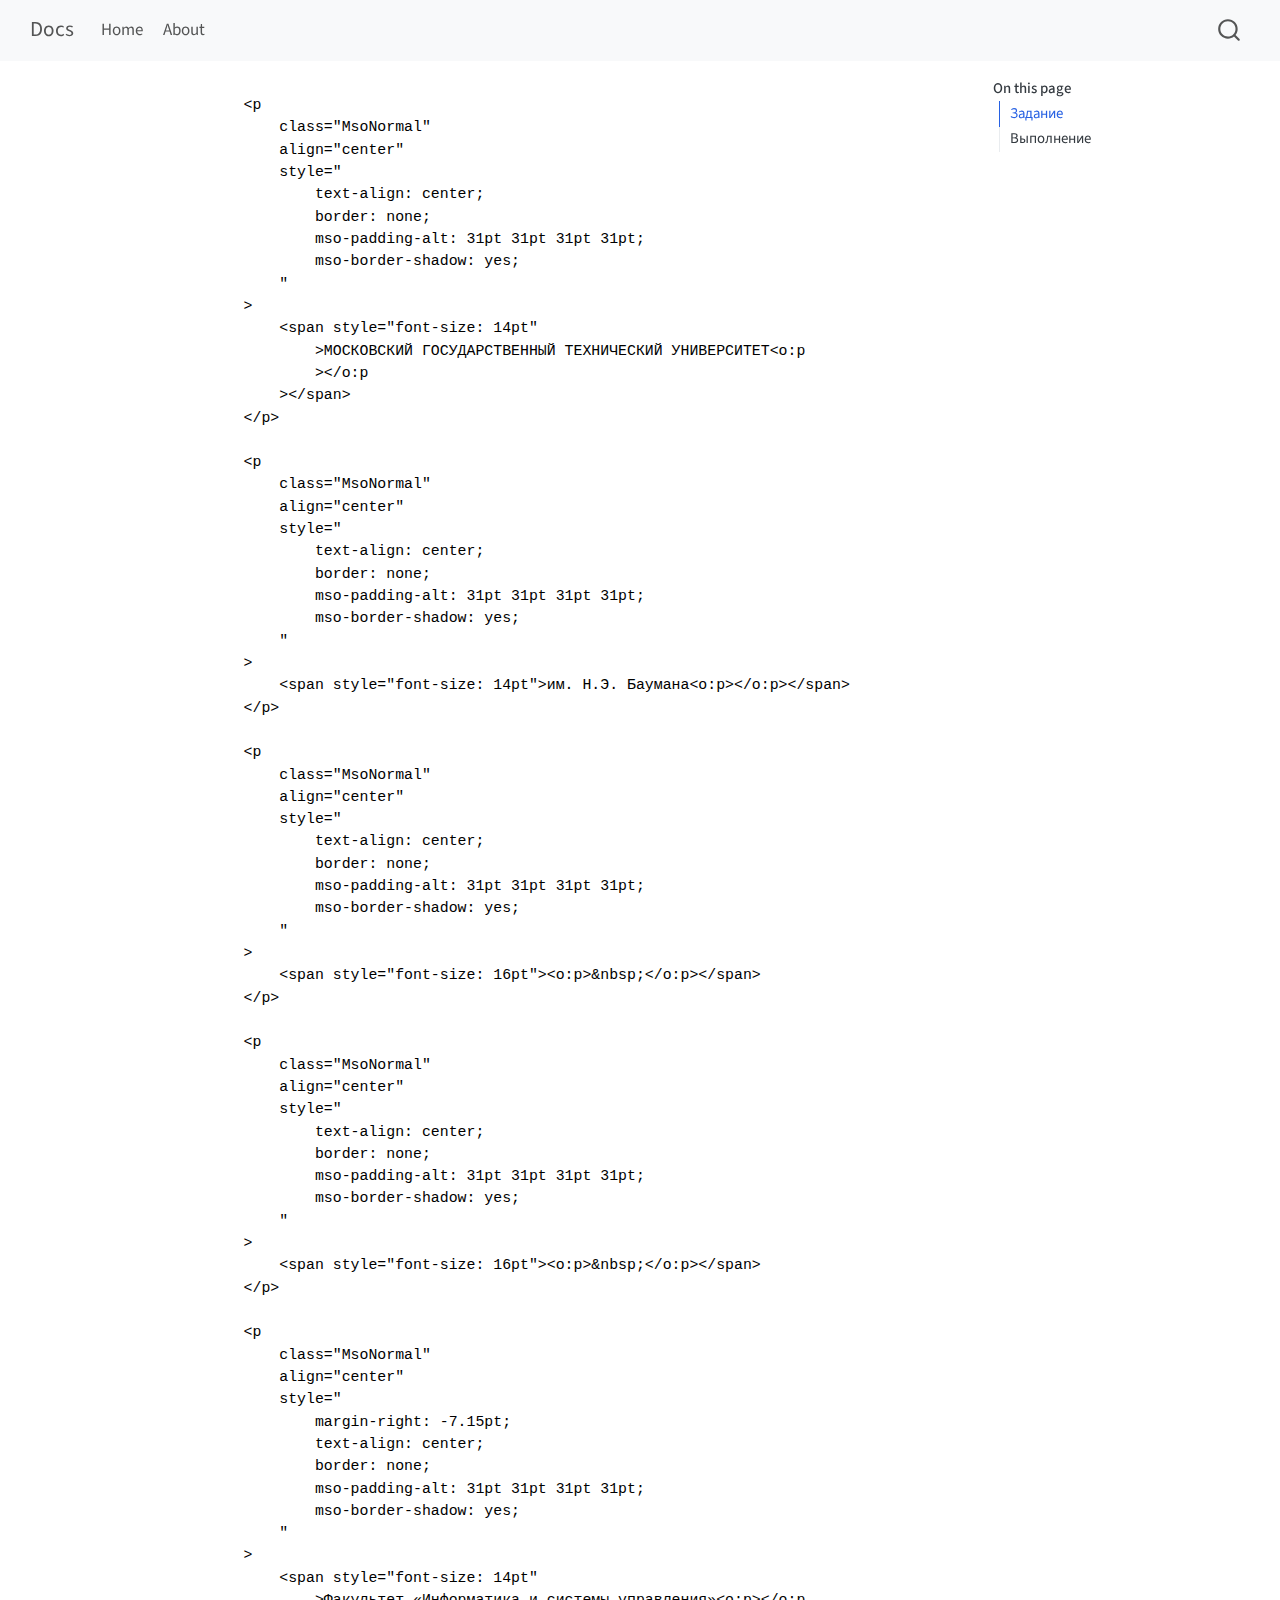
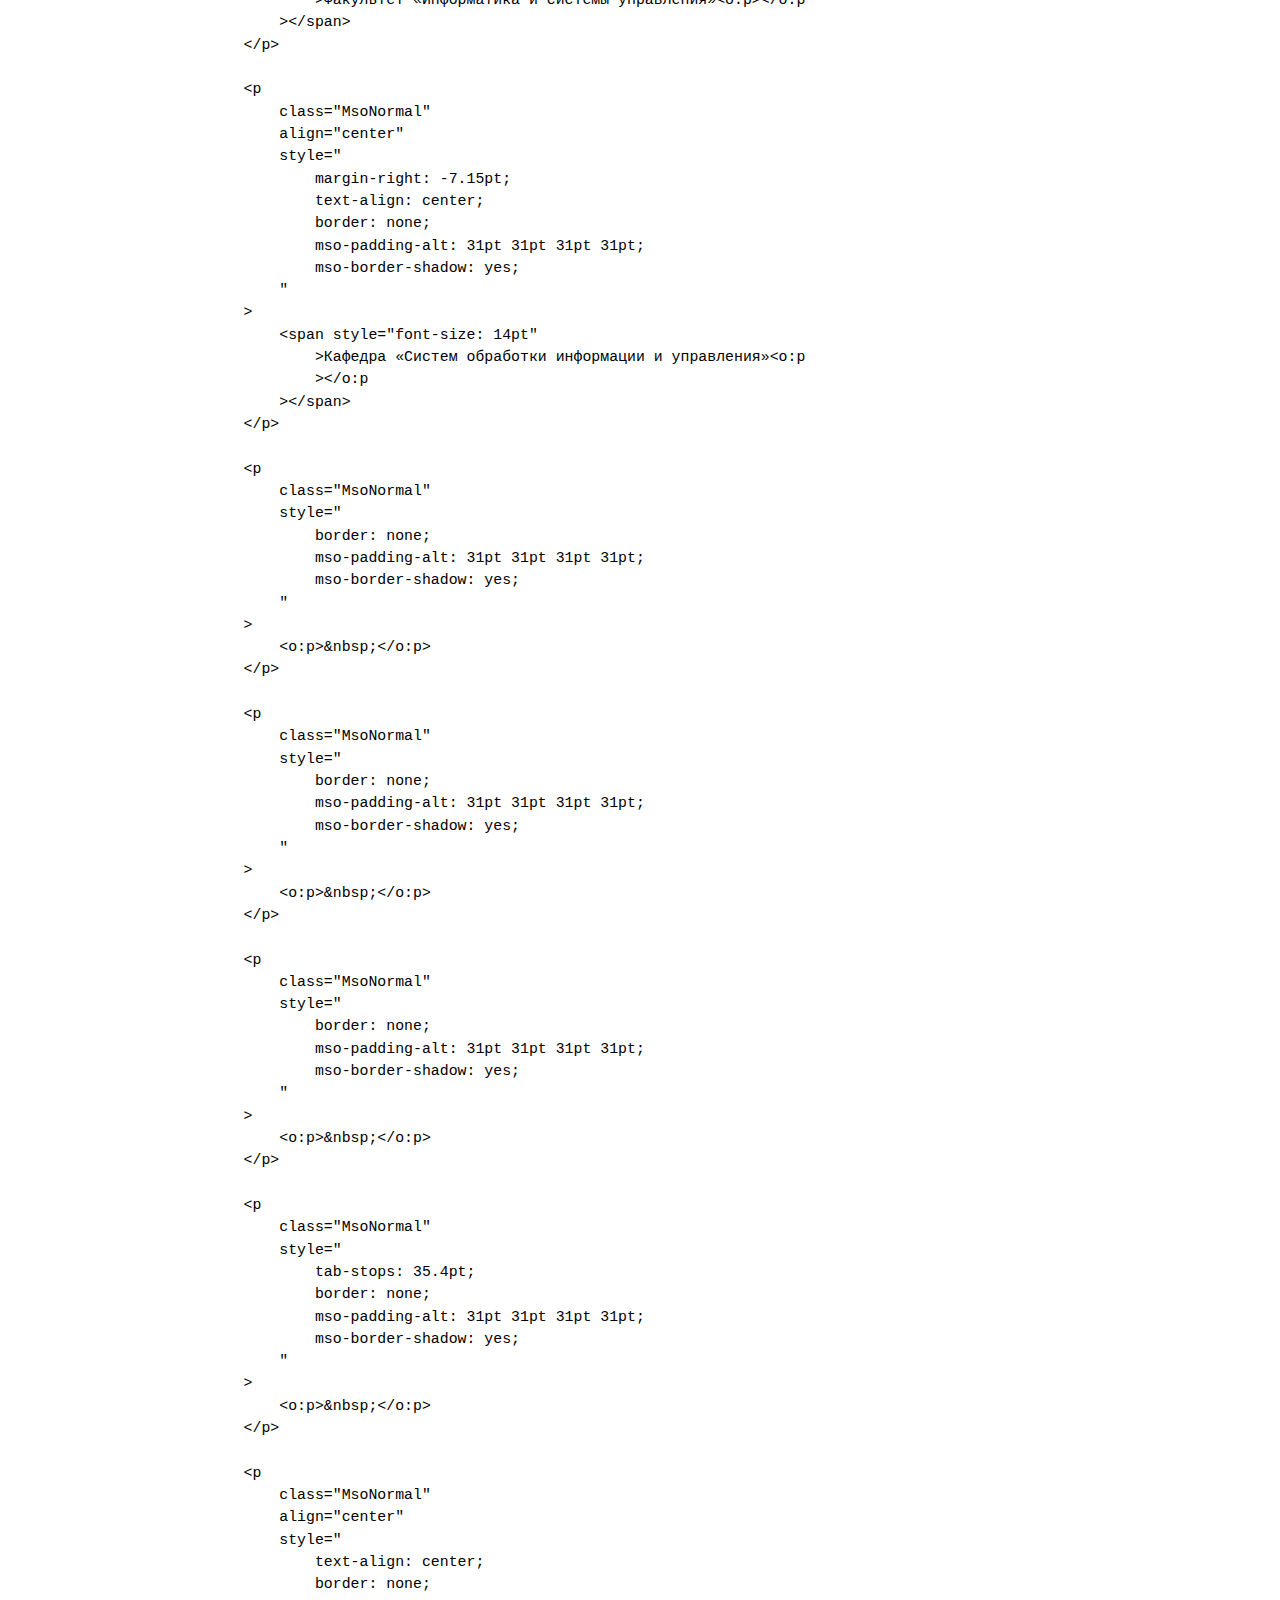
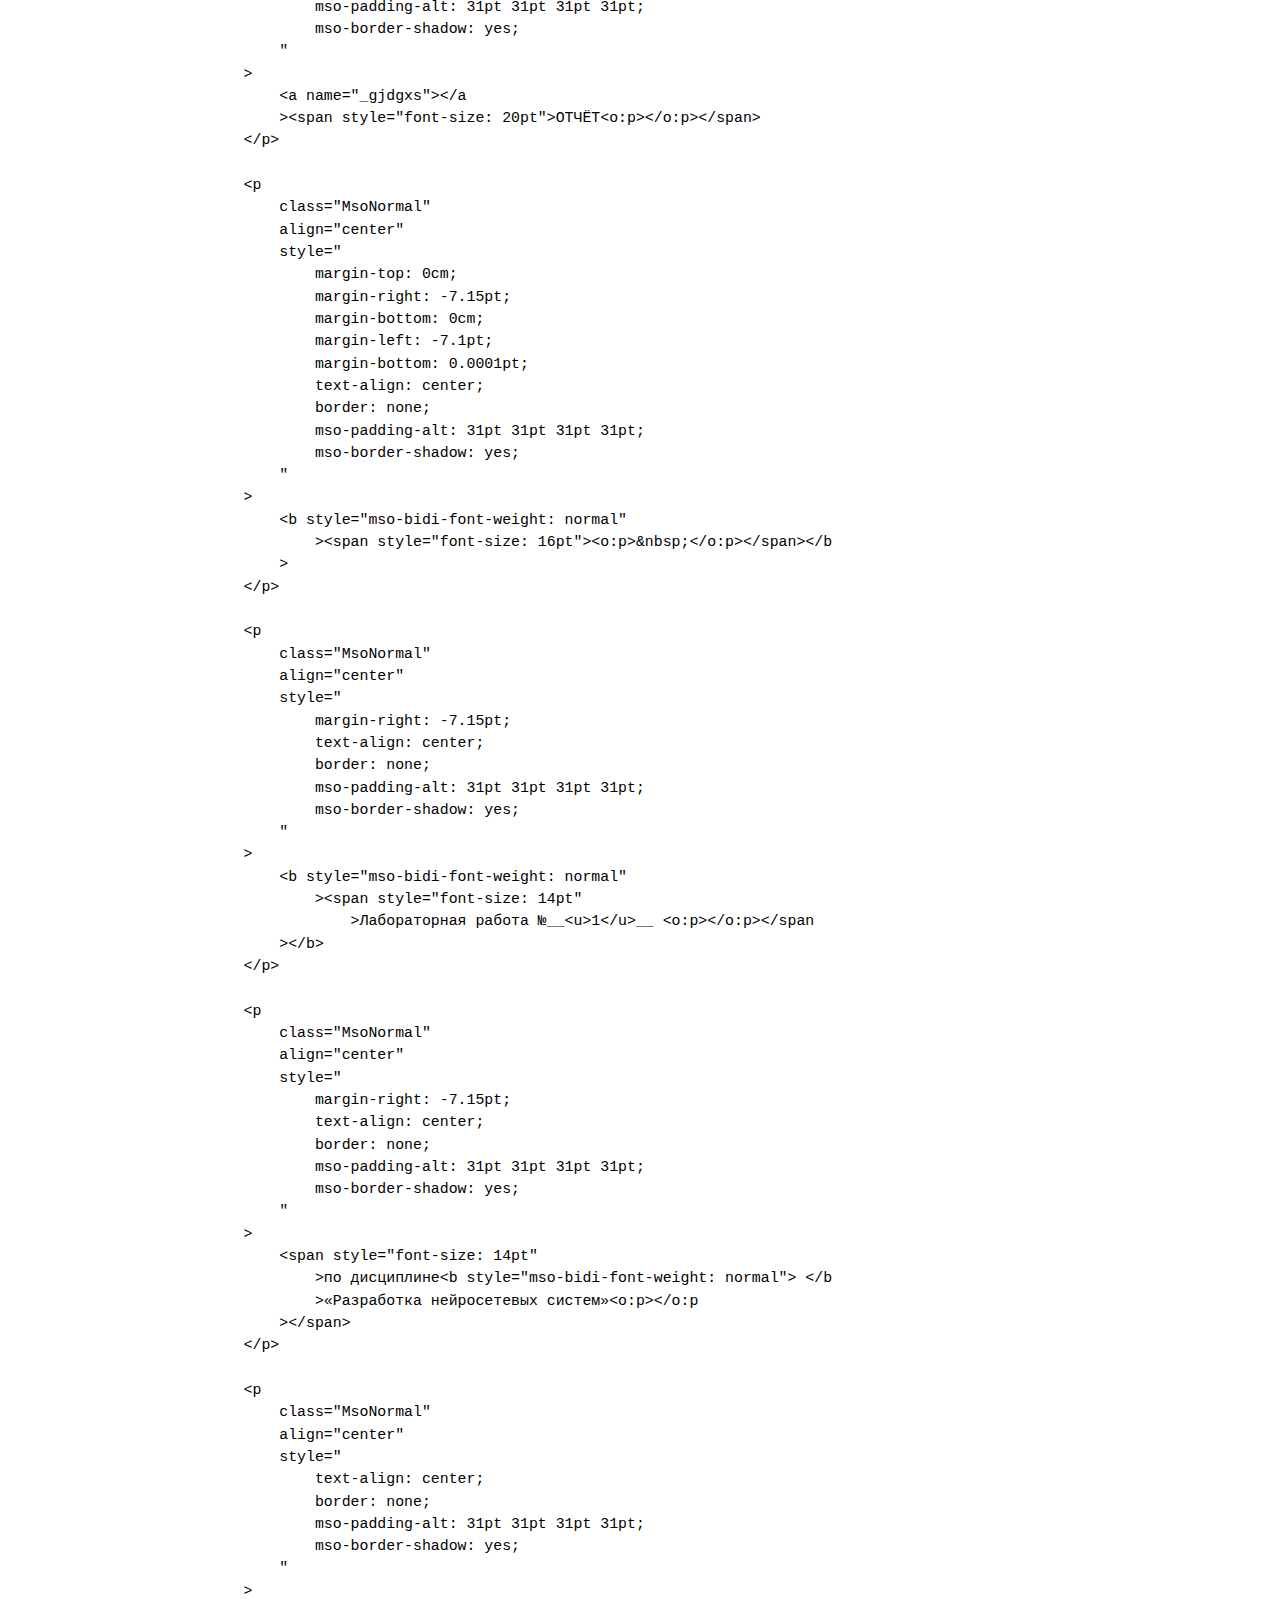
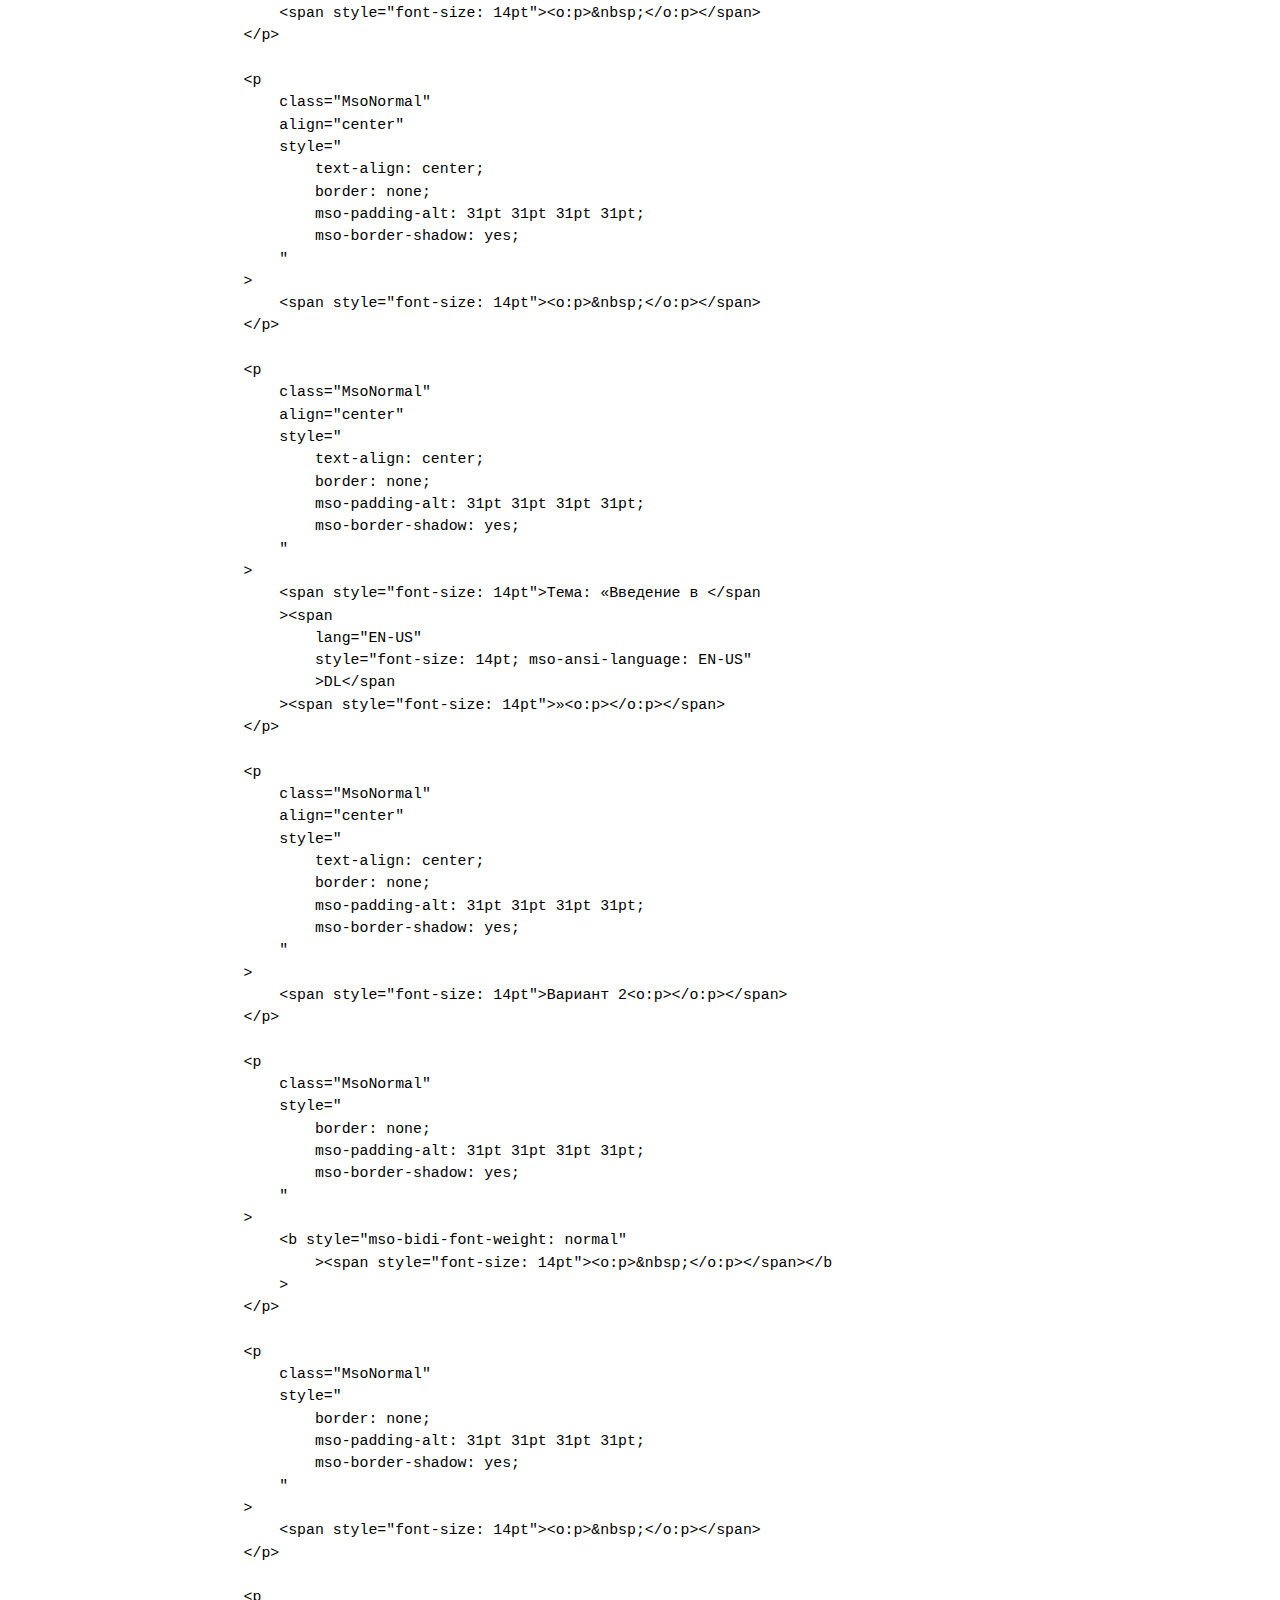
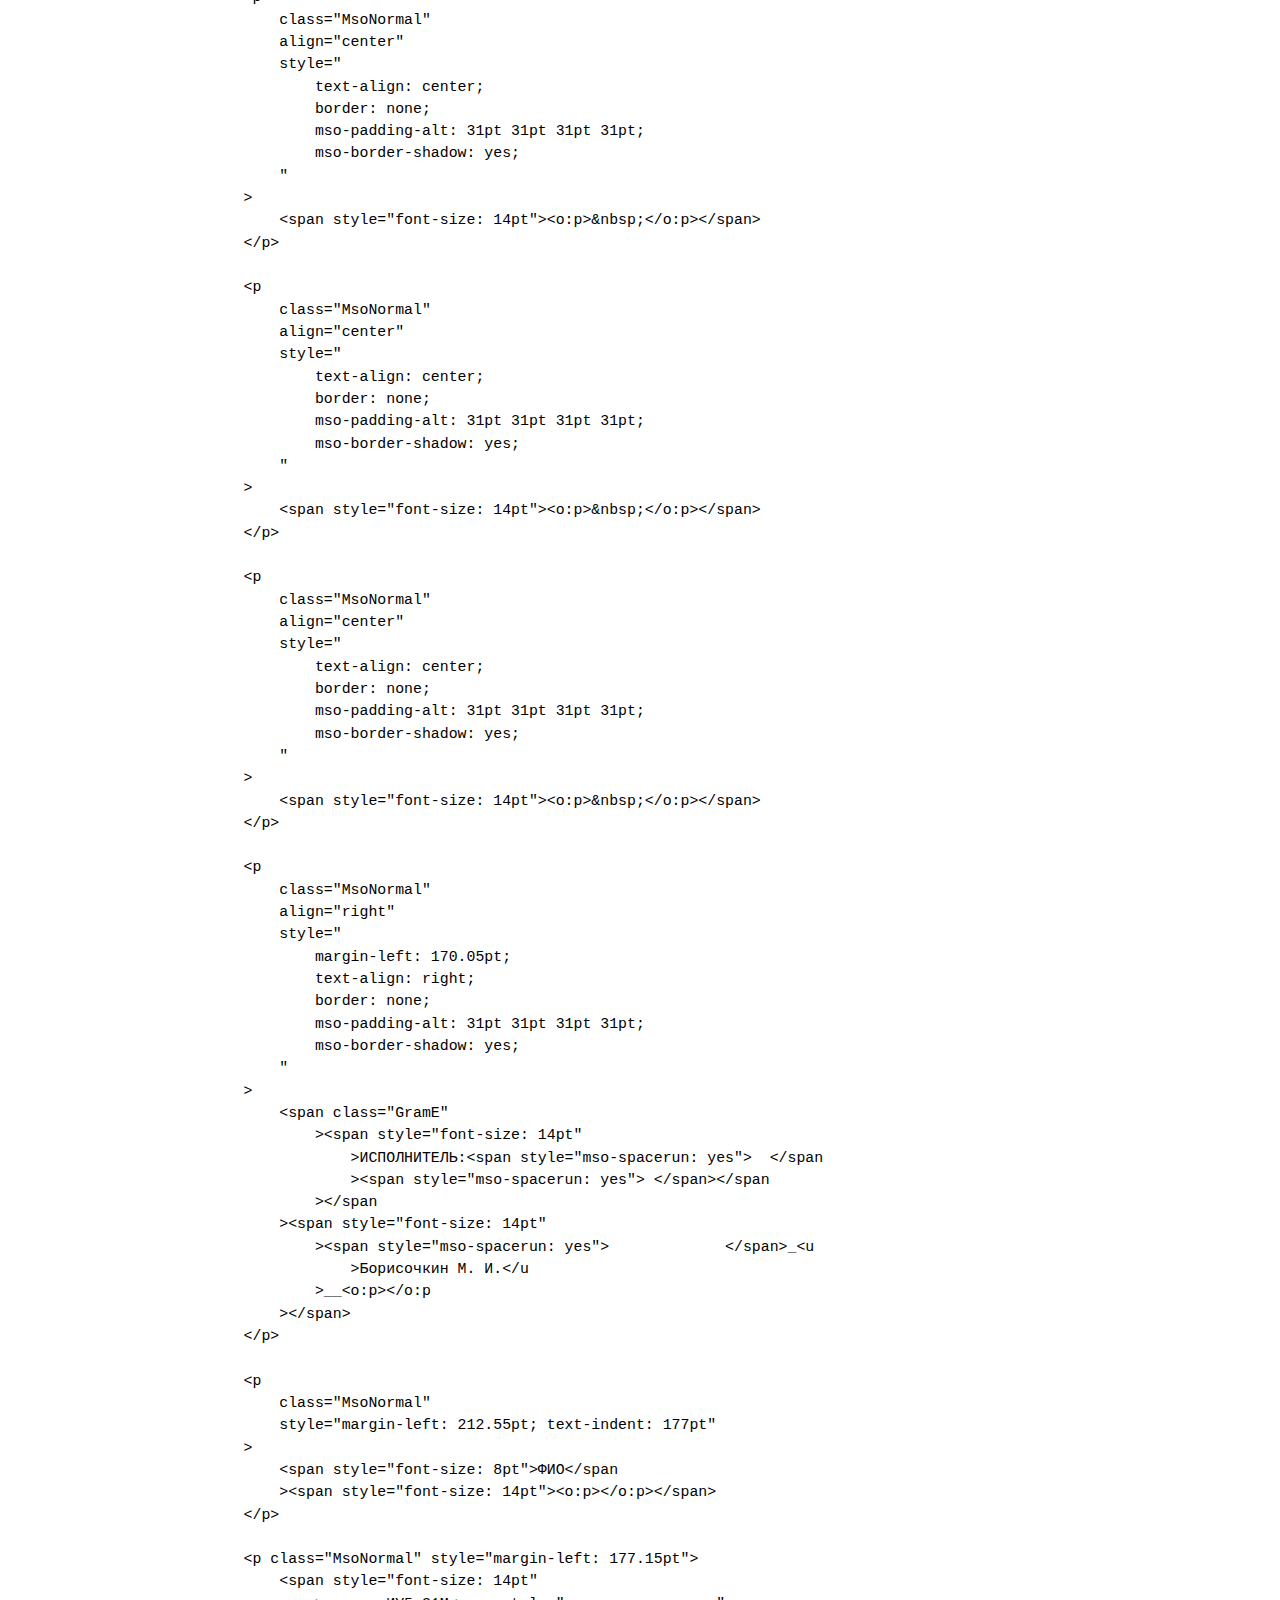
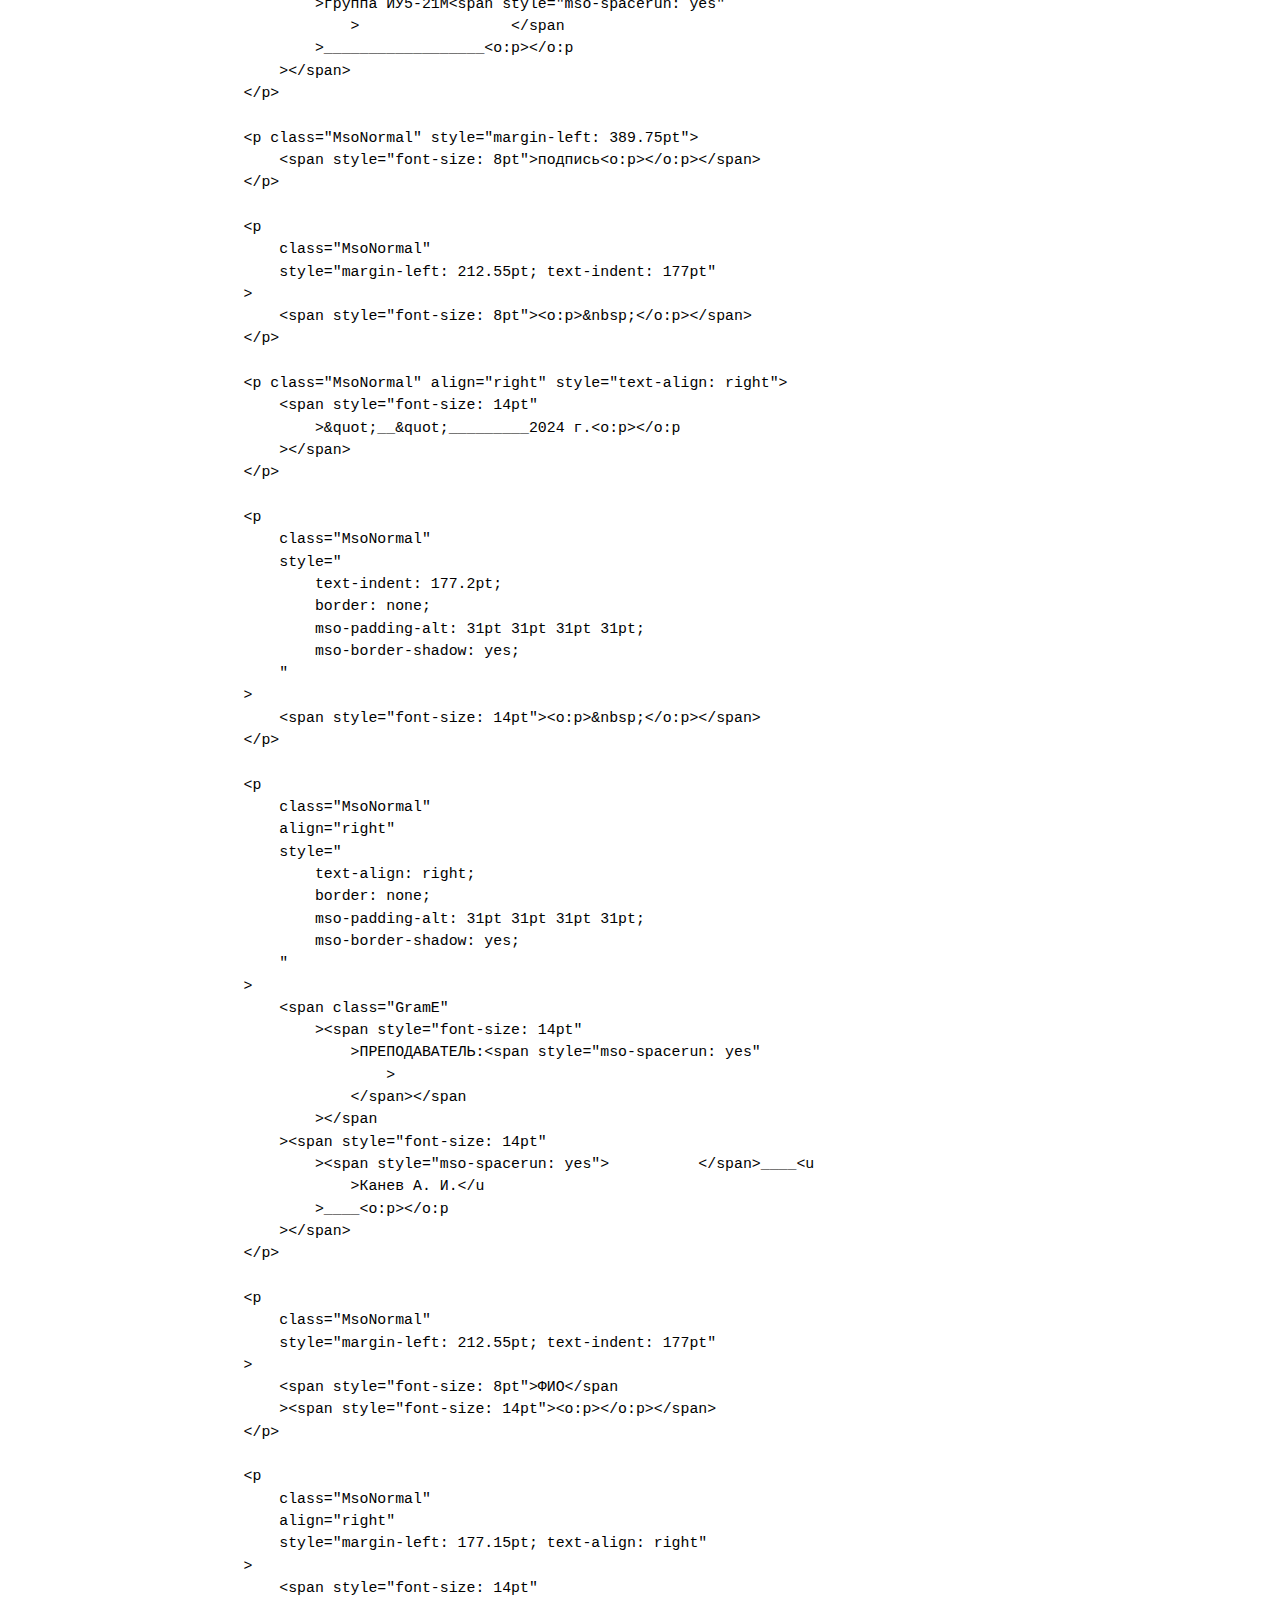
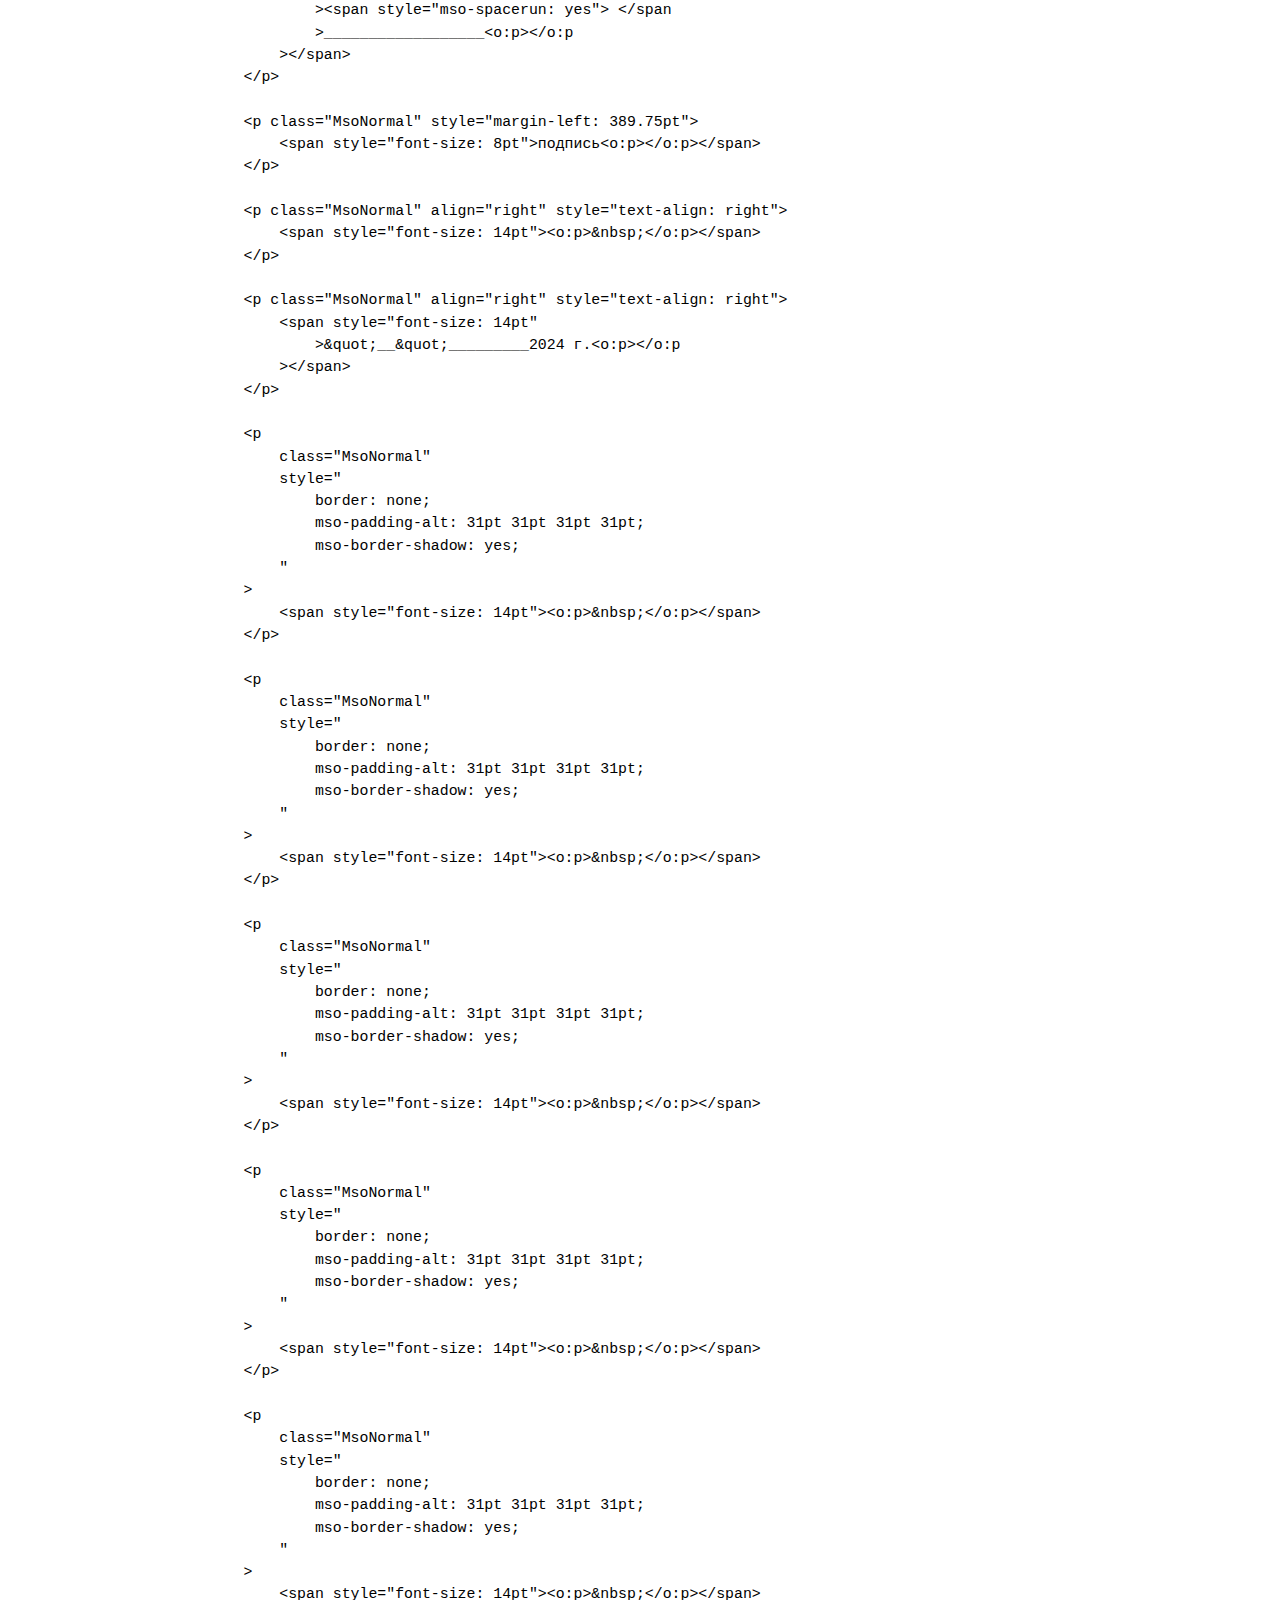
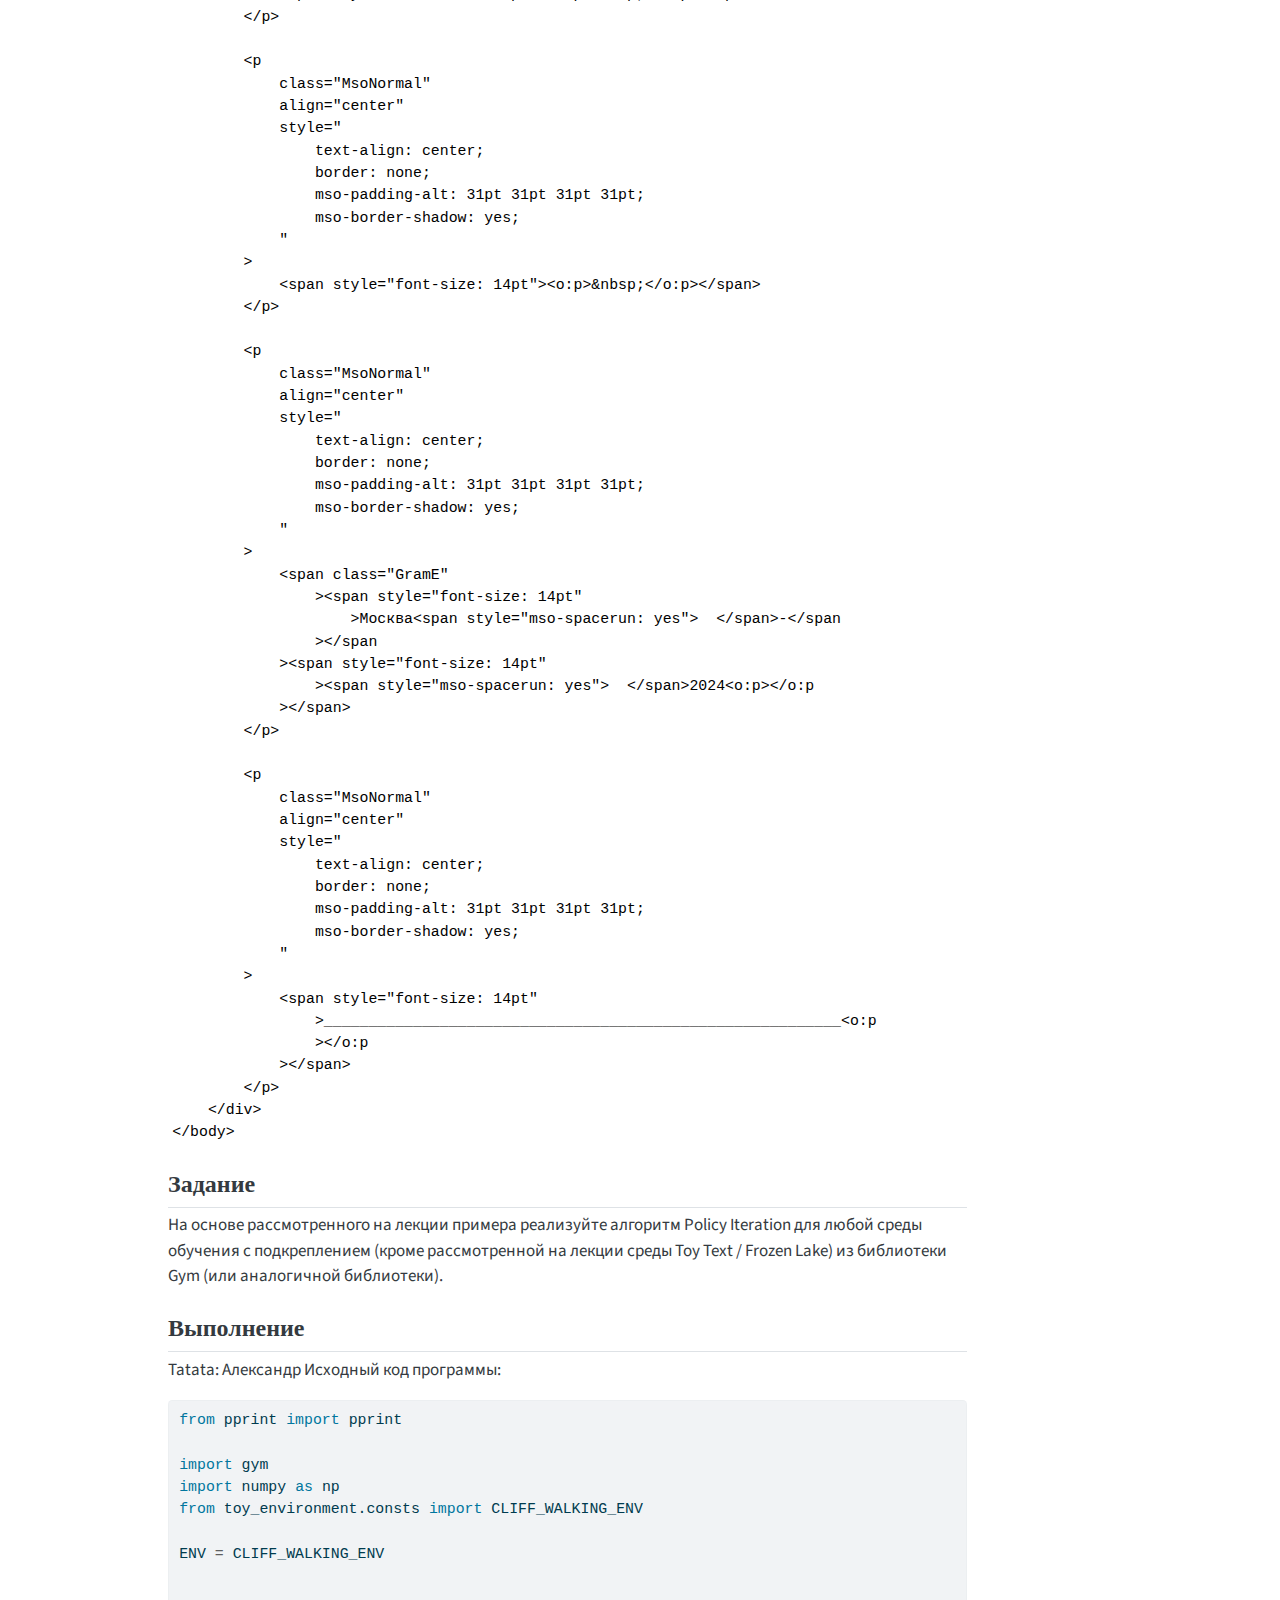
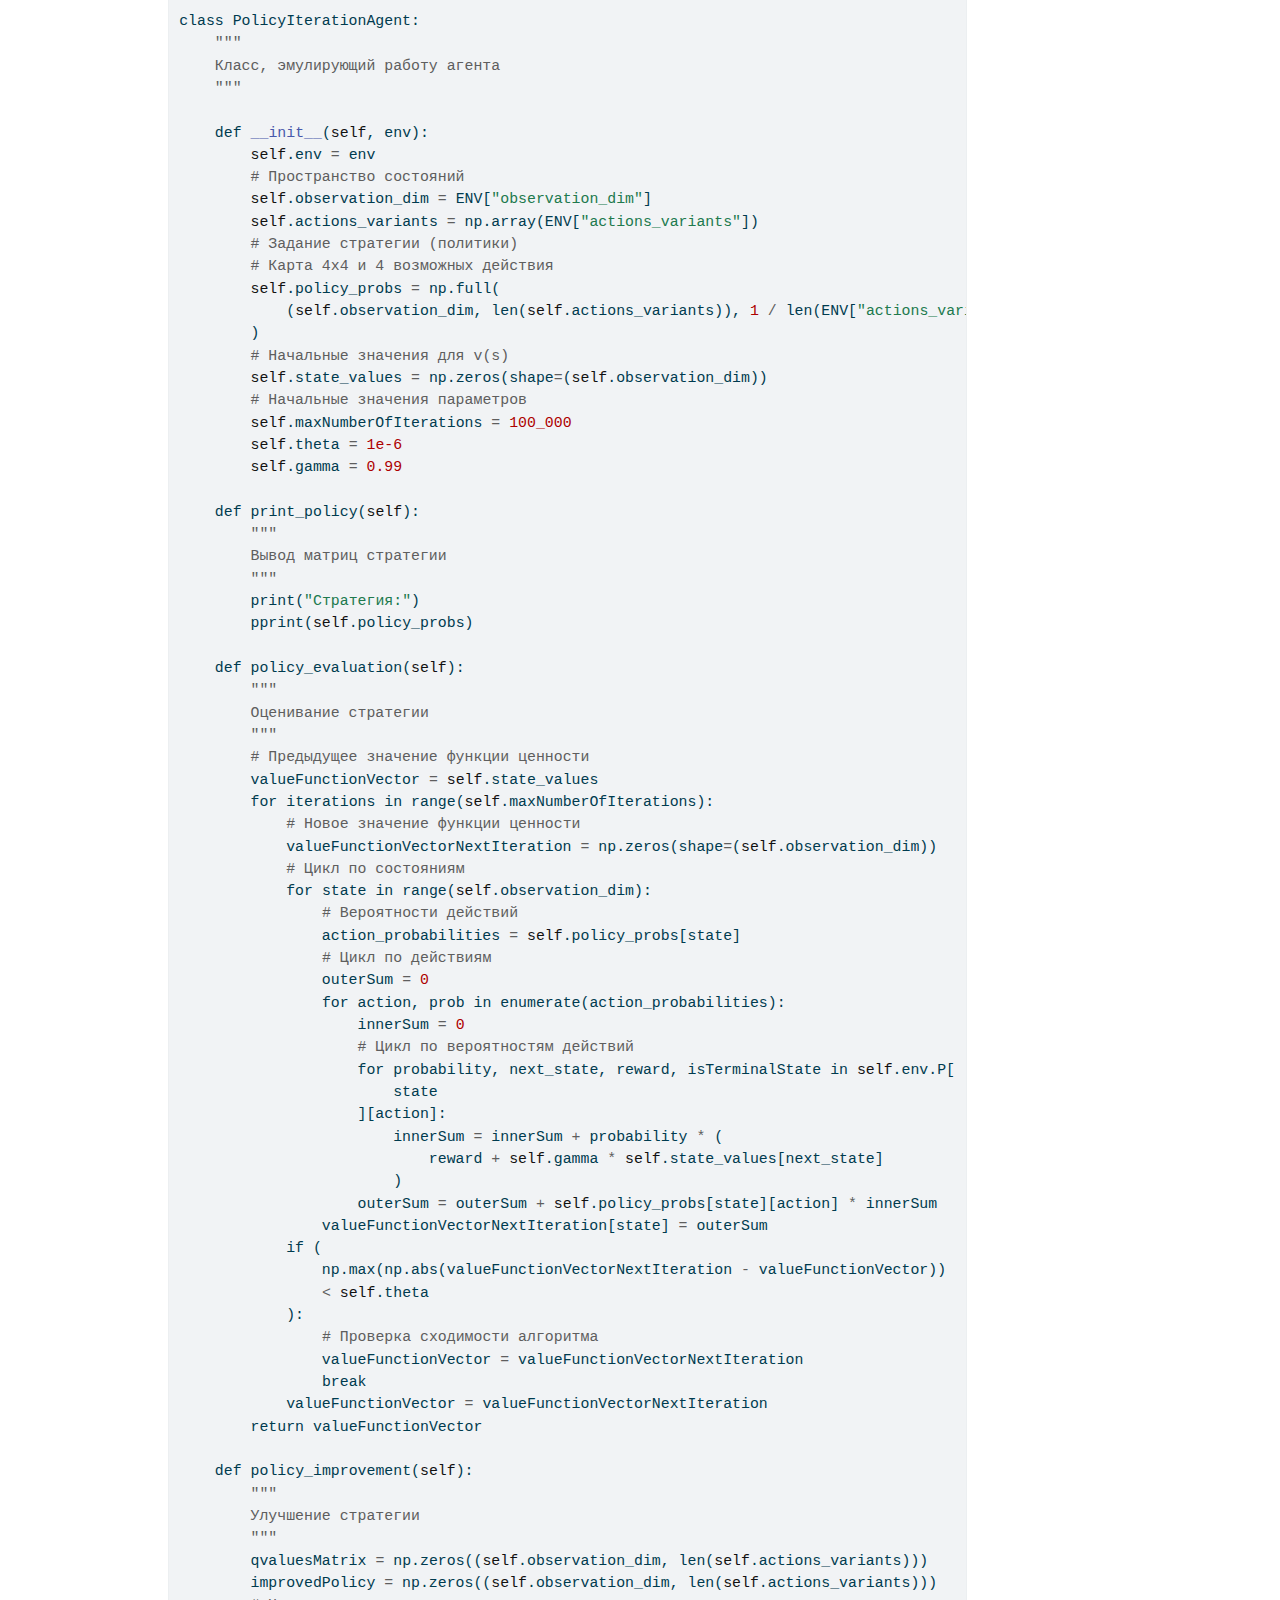
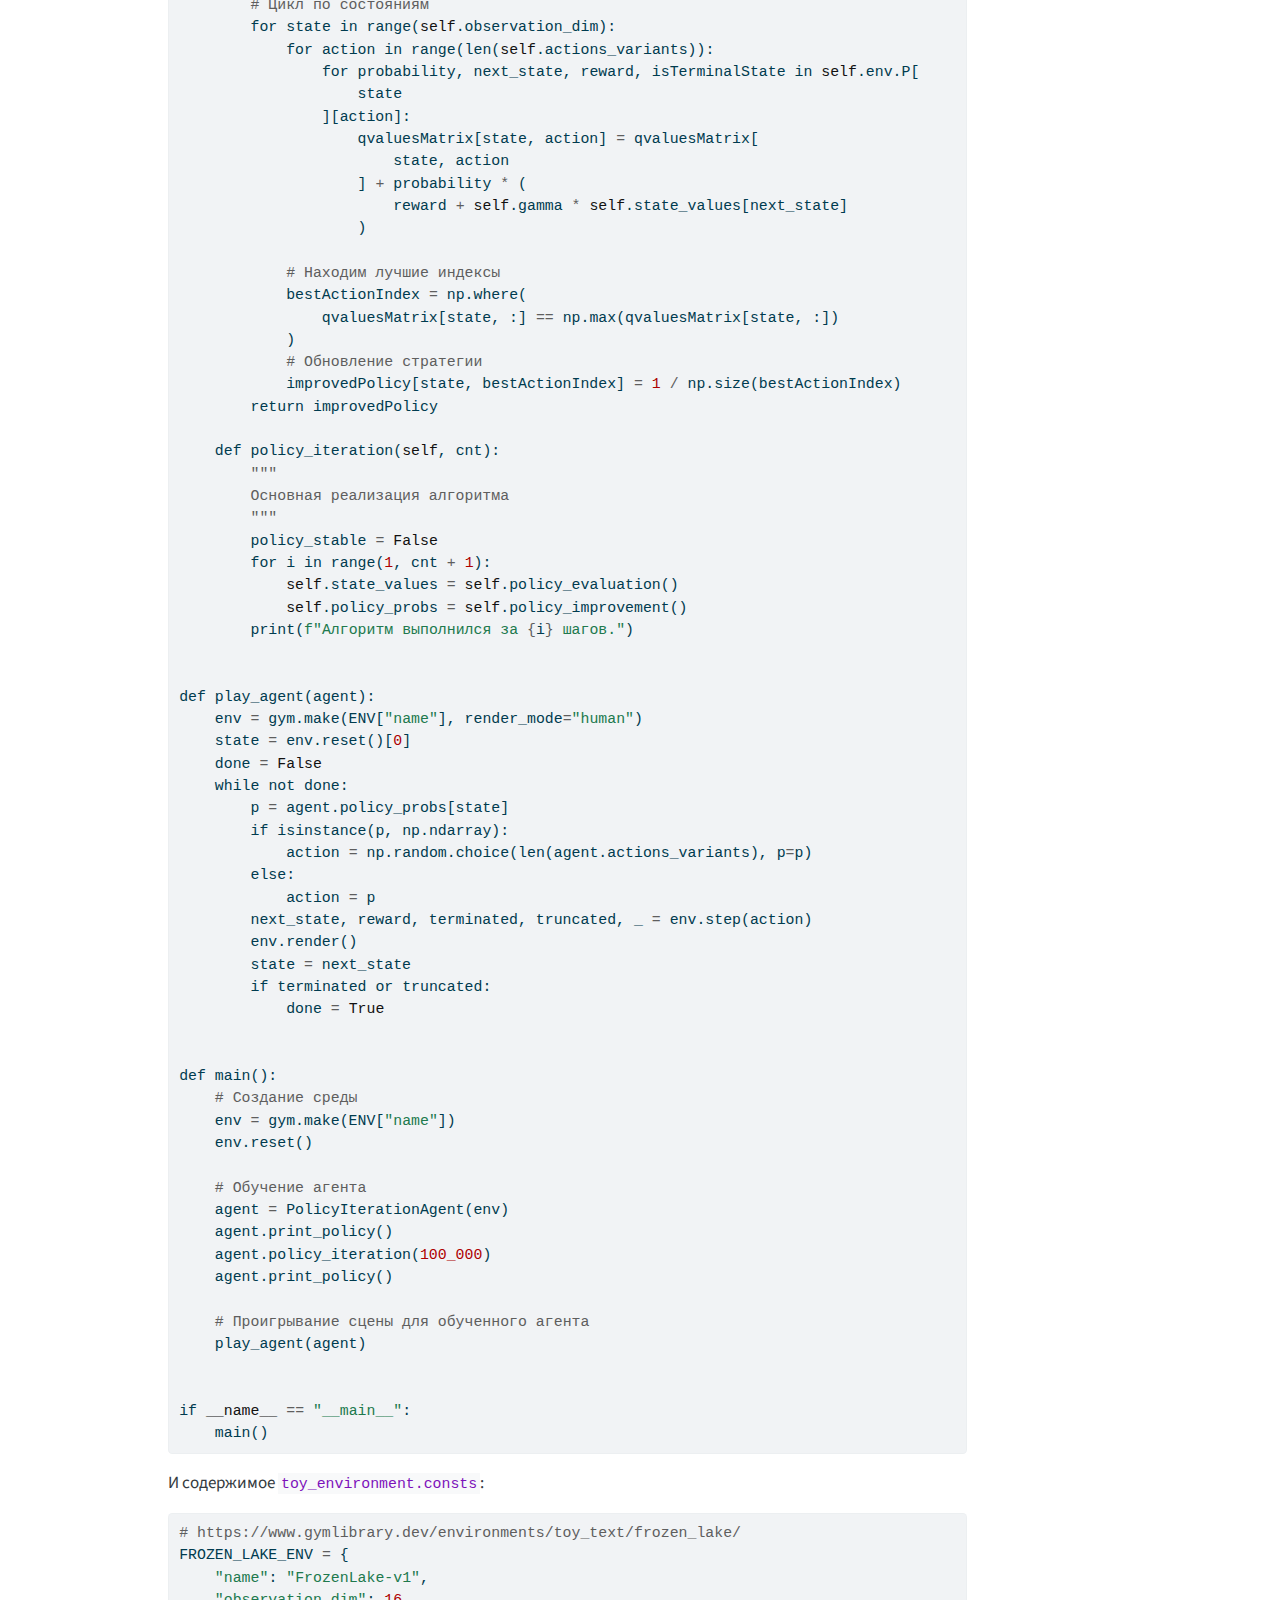
<file: public/reports/policy_iteration.html>
<!DOCTYPE html>
<html xmlns="http://www.w3.org/1999/xhtml" lang="en" xml:lang="en" xmlns:v="urn:schemas-microsoft-com:vml" xmlns:o="urn:schemas-microsoft-com:office:office" xmlns:w="urn:schemas-microsoft-com:office:word" xmlns:m="http://schemas.microsoft.com/office/2004/12/omml"><head>

<meta charset="utf-8">
<meta name="generator" content="quarto-1.4.550">

<meta name="viewport" content="width=device-width, initial-scale=1.0, user-scalable=yes">


<title>Docs</title>
<style>
code{white-space: pre-wrap;}
span.smallcaps{font-variant: small-caps;}
div.columns{display: flex; gap: min(4vw, 1.5em);}
div.column{flex: auto; overflow-x: auto;}
div.hanging-indent{margin-left: 1.5em; text-indent: -1.5em;}
ul.task-list{list-style: none;}
ul.task-list li input[type="checkbox"] {
  width: 0.8em;
  margin: 0 0.8em 0.2em -1em; /* quarto-specific, see https://github.com/quarto-dev/quarto-cli/issues/4556 */ 
  vertical-align: middle;
}
/* CSS for syntax highlighting */
pre > code.sourceCode { white-space: pre; position: relative; }
pre > code.sourceCode > span { line-height: 1.25; }
pre > code.sourceCode > span:empty { height: 1.2em; }
.sourceCode { overflow: visible; }
code.sourceCode > span { color: inherit; text-decoration: inherit; }
div.sourceCode { margin: 1em 0; }
pre.sourceCode { margin: 0; }
@media screen {
div.sourceCode { overflow: auto; }
}
@media print {
pre > code.sourceCode { white-space: pre-wrap; }
pre > code.sourceCode > span { text-indent: -5em; padding-left: 5em; }
}
pre.numberSource code
  { counter-reset: source-line 0; }
pre.numberSource code > span
  { position: relative; left: -4em; counter-increment: source-line; }
pre.numberSource code > span > a:first-child::before
  { content: counter(source-line);
    position: relative; left: -1em; text-align: right; vertical-align: baseline;
    border: none; display: inline-block;
    -webkit-touch-callout: none; -webkit-user-select: none;
    -khtml-user-select: none; -moz-user-select: none;
    -ms-user-select: none; user-select: none;
    padding: 0 4px; width: 4em;
  }
pre.numberSource { margin-left: 3em;  padding-left: 4px; }
div.sourceCode
  {   }
@media screen {
pre > code.sourceCode > span > a:first-child::before { text-decoration: underline; }
}
</style>


<script src="../site_libs/quarto-nav/quarto-nav.js"></script>
<script src="../site_libs/quarto-nav/headroom.min.js"></script>
<script src="../site_libs/clipboard/clipboard.min.js"></script>
<script src="../site_libs/quarto-search/autocomplete.umd.js"></script>
<script src="../site_libs/quarto-search/fuse.min.js"></script>
<script src="../site_libs/quarto-search/quarto-search.js"></script>
<meta name="quarto:offset" content="../">
<script src="../site_libs/quarto-html/quarto.js"></script>
<script src="../site_libs/quarto-html/popper.min.js"></script>
<script src="../site_libs/quarto-html/tippy.umd.min.js"></script>
<script src="../site_libs/quarto-html/anchor.min.js"></script>
<link href="../site_libs/quarto-html/tippy.css" rel="stylesheet">
<link href="../site_libs/quarto-html/quarto-syntax-highlighting.css" rel="stylesheet" id="quarto-text-highlighting-styles">
<script src="../site_libs/bootstrap/bootstrap.min.js"></script>
<link href="../site_libs/bootstrap/bootstrap-icons.css" rel="stylesheet">
<link href="../site_libs/bootstrap/bootstrap.min.css" rel="stylesheet" id="quarto-bootstrap" data-mode="light">
<script id="quarto-search-options" type="application/json">{
  "location": "navbar",
  "copy-button": false,
  "collapse-after": 3,
  "panel-placement": "end",
  "type": "overlay",
  "limit": 50,
  "keyboard-shortcut": [
    "f",
    "/",
    "s"
  ],
  "show-item-context": false,
  "language": {
    "search-no-results-text": "No results",
    "search-matching-documents-text": "matching documents",
    "search-copy-link-title": "Copy link to search",
    "search-hide-matches-text": "Hide additional matches",
    "search-more-match-text": "more match in this document",
    "search-more-matches-text": "more matches in this document",
    "search-clear-button-title": "Clear",
    "search-text-placeholder": "",
    "search-detached-cancel-button-title": "Cancel",
    "search-submit-button-title": "Submit",
    "search-label": "Search"
  }
}</script>


<link rel="stylesheet" href="../styles.css">
<link rel="stylesheet" href="report.styles.scss">
</head>

<body bgcolor="white" lang="RU" style="tab-interval: 36pt; word-wrap: break-word" class="nav-fixed">

<div id="quarto-search-results"></div>
  <header id="quarto-header" class="headroom fixed-top">
    <nav class="navbar navbar-expand-lg " data-bs-theme="dark">
      <div class="navbar-container container-fluid">
      <div class="navbar-brand-container mx-auto">
    <a class="navbar-brand" href="../index.html">
    <span class="navbar-title">Docs</span>
    </a>
  </div>
            <div id="quarto-search" class="" title="Search"></div>
          <button class="navbar-toggler" type="button" data-bs-toggle="collapse" data-bs-target="#navbarCollapse" aria-controls="navbarCollapse" aria-expanded="false" aria-label="Toggle navigation" onclick="if (window.quartoToggleHeadroom) { window.quartoToggleHeadroom(); }">
  <span class="navbar-toggler-icon"></span>
</button>
          <div class="collapse navbar-collapse" id="navbarCollapse">
            <ul class="navbar-nav navbar-nav-scroll me-auto">
  <li class="nav-item">
    <a class="nav-link" href="../index.qmd"> 
<span class="menu-text">Home</span></a>
  </li>  
  <li class="nav-item">
    <a class="nav-link" href="../about.html"> 
<span class="menu-text">About</span></a>
  </li>  
</ul>
          </div> <!-- /navcollapse -->
          <div class="quarto-navbar-tools">
</div>
      </div> <!-- /container-fluid -->
    </nav>
</header>
<!-- content -->
<div id="quarto-content" class="quarto-container page-columns page-rows-contents page-layout-article page-navbar">
<!-- sidebar -->
<!-- margin-sidebar -->
    <div id="quarto-margin-sidebar" class="sidebar margin-sidebar">
        <nav id="TOC" role="doc-toc" class="toc-active">
    <h2 id="toc-title">On this page</h2>
   
  <ul>
  <li><a href="#задание" id="toc-задание" class="nav-link active" data-scroll-target="#задание">Задание</a></li>
  <li><a href="#выполнение" id="toc-выполнение" class="nav-link" data-scroll-target="#выполнение">Выполнение</a></li>
  </ul>
</nav>
    </div>
<!-- main -->
<main class="content" id="quarto-document-content">






<meta http-equiv="Content-Type" content="text/html; charset=windows-1251">
<meta name="ProgId" content="Word.Document">
<meta name="Generator" content="Microsoft Word 15">
<meta name="Originator" content="Microsoft Word 15">
<link rel="File-List" href="Борисочкин М. И. ИУ5-21М ЛР1 Отчёт.files/filelist.xml"> <link rel="Edit-Time-Data" href="Борисочкин М. И. ИУ5-21М ЛР1 Отчёт.files/editdata.mso"> <!--[if !mso]>
            <style>
                v\:* {
                    behavior: url(#default#VML);
                }
                o\:* {
                    behavior: url(#default#VML);
                }
                w\:* {
                    behavior: url(#default#VML);
                }
                .shape {
                    behavior: url(#default#VML);
                }
            </style>
        <![endif]--> <!--[if gte mso 9
            ]><xml>
                <o:DocumentProperties>
                    <o:Author>Михаил</o:Author>
                    <o:Template>Normal</o:Template>
                    <o:LastAuthor>Михаил Борисочкин</o:LastAuthor>
                    <o:Revision>2</o:Revision>
                    <o:TotalTime>218</o:TotalTime>
                    <o:Created>2024-05-02T21:16:00Z</o:Created>
                    <o:LastSaved>2024-05-02T21:16:00Z</o:LastSaved>
                    <o:Pages>12</o:Pages>
                    <o:Words>962</o:Words>
                    <o:Characters>5487</o:Characters>
                    <o:Lines>45</o:Lines>
                    <o:Paragraphs>12</o:Paragraphs>
                    <o:CharactersWithSpaces>6437</o:CharactersWithSpaces>
                    <o:Version>16.00</o:Version>
                </o:DocumentProperties>
            </xml><!
        [endif]--> <link rel="dataStoreItem" href="Борисочкин М. И. ИУ5-21М ЛР1 Отчёт.files/item0001.xml" target="Борисочкин%20М.%20И.%20ИУ5-21М%20ЛР1%20Отчёт.files/props002.xml"> <link rel="themeData" href="Борисочкин М. И. ИУ5-21М ЛР1 Отчёт.files/themedata.thmx"> <link rel="colorSchemeMapping" href="Борисочкин М. И. ИУ5-21М ЛР1 Отчёт.files/colorschememapping.xml"> <!--[if gte mso 9
            ]><xml>
                <w:WordDocument>
                    <w:DisplayBackgroundShape />
                    <w:SpellingState>Clean</w:SpellingState>
                    <w:GrammarState>Clean</w:GrammarState>
                    <w:TrackMoves>false</w:TrackMoves>
                    <w:TrackFormatting />
                    <w:PunctuationKerning />
                    <w:ValidateAgainstSchemas />
                    <w:SaveIfXMLInvalid>false</w:SaveIfXMLInvalid>
                    <w:IgnoreMixedContent>false</w:IgnoreMixedContent>
                    <w:AlwaysShowPlaceholderText
                        >false</w:AlwaysShowPlaceholderText
                    >
                    <w:DoNotPromoteQF />
                    <w:LidThemeOther>RU</w:LidThemeOther>
                    <w:LidThemeAsian>X-NONE</w:LidThemeAsian>
                    <w:LidThemeComplexScript>X-NONE</w:LidThemeComplexScript>
                    <w:Compatibility>
                        <w:BreakWrappedTables />
                        <w:SnapToGridInCell />
                        <w:WrapTextWithPunct />
                        <w:UseAsianBreakRules />
                        <w:DontGrowAutofit />
                        <w:SplitPgBreakAndParaMark />
                        <w:EnableOpenTypeKerning />
                        <w:DontFlipMirrorIndents />
                        <w:OverrideTableStyleHps />
                    </w:Compatibility>
                    <w:DoNotOptimizeForBrowser />
                    <m:mathPr>
                        <m:mathFont m:val="Cambria Math" />
                        <m:brkBin m:val="before" />
                        <m:brkBinSub m:val="&#45;-" />
                        <m:smallFrac m:val="off" />
                        <m:dispDef />
                        <m:lMargin m:val="0" />
                        <m:rMargin m:val="0" />
                        <m:defJc m:val="centerGroup" />
                        <m:wrapIndent m:val="1440" />
                        <m:intLim m:val="subSup" />
                        <m:naryLim m:val="undOvr" /> </m:mathPr
                ></w:WordDocument> </xml
        ><![endif]--> <!--[if gte mso 9
            ]><xml>
                <w:LatentStyles
                    DefLockedState="false"
                    DefUnhideWhenUsed="false"
                    DefSemiHidden="false"
                    DefQFormat="false"
                    DefPriority="99"
                    LatentStyleCount="376"
                >
                    <w:LsdException
                        Locked="false"
                        Priority="0"
                        QFormat="true"
                        Name="Normal"
                    />
                    <w:LsdException
                        Locked="false"
                        Priority="9"
                        QFormat="true"
                        Name="heading 1"
                    />
                    <w:LsdException
                        Locked="false"
                        Priority="9"
                        SemiHidden="true"
                        UnhideWhenUsed="true"
                        QFormat="true"
                        Name="heading 2"
                    />
                    <w:LsdException
                        Locked="false"
                        Priority="9"
                        SemiHidden="true"
                        UnhideWhenUsed="true"
                        QFormat="true"
                        Name="heading 3"
                    />
                    <w:LsdException
                        Locked="false"
                        Priority="9"
                        SemiHidden="true"
                        UnhideWhenUsed="true"
                        QFormat="true"
                        Name="heading 4"
                    />
                    <w:LsdException
                        Locked="false"
                        Priority="9"
                        SemiHidden="true"
                        UnhideWhenUsed="true"
                        QFormat="true"
                        Name="heading 5"
                    />
                    <w:LsdException
                        Locked="false"
                        Priority="9"
                        SemiHidden="true"
                        UnhideWhenUsed="true"
                        QFormat="true"
                        Name="heading 6"
                    />
                    <w:LsdException
                        Locked="false"
                        Priority="9"
                        SemiHidden="true"
                        UnhideWhenUsed="true"
                        QFormat="true"
                        Name="heading 7"
                    />
                    <w:LsdException
                        Locked="false"
                        Priority="9"
                        SemiHidden="true"
                        UnhideWhenUsed="true"
                        QFormat="true"
                        Name="heading 8"
                    />
                    <w:LsdException
                        Locked="false"
                        Priority="9"
                        SemiHidden="true"
                        UnhideWhenUsed="true"
                        QFormat="true"
                        Name="heading 9"
                    />
                    <w:LsdException
                        Locked="false"
                        SemiHidden="true"
                        UnhideWhenUsed="true"
                        Name="index 1"
                    />
                    <w:LsdException
                        Locked="false"
                        SemiHidden="true"
                        UnhideWhenUsed="true"
                        Name="index 2"
                    />
                    <w:LsdException
                        Locked="false"
                        SemiHidden="true"
                        UnhideWhenUsed="true"
                        Name="index 3"
                    />
                    <w:LsdException
                        Locked="false"
                        SemiHidden="true"
                        UnhideWhenUsed="true"
                        Name="index 4"
                    />
                    <w:LsdException
                        Locked="false"
                        SemiHidden="true"
                        UnhideWhenUsed="true"
                        Name="index 5"
                    />
                    <w:LsdException
                        Locked="false"
                        SemiHidden="true"
                        UnhideWhenUsed="true"
                        Name="index 6"
                    />
                    <w:LsdException
                        Locked="false"
                        SemiHidden="true"
                        UnhideWhenUsed="true"
                        Name="index 7"
                    />
                    <w:LsdException
                        Locked="false"
                        SemiHidden="true"
                        UnhideWhenUsed="true"
                        Name="index 8"
                    />
                    <w:LsdException
                        Locked="false"
                        SemiHidden="true"
                        UnhideWhenUsed="true"
                        Name="index 9"
                    />
                    <w:LsdException
                        Locked="false"
                        Priority="39"
                        SemiHidden="true"
                        UnhideWhenUsed="true"
                        Name="toc 1"
                    />
                    <w:LsdException
                        Locked="false"
                        Priority="39"
                        SemiHidden="true"
                        UnhideWhenUsed="true"
                        Name="toc 2"
                    />
                    <w:LsdException
                        Locked="false"
                        Priority="39"
                        SemiHidden="true"
                        UnhideWhenUsed="true"
                        Name="toc 3"
                    />
                    <w:LsdException
                        Locked="false"
                        Priority="39"
                        SemiHidden="true"
                        UnhideWhenUsed="true"
                        Name="toc 4"
                    />
                    <w:LsdException
                        Locked="false"
                        Priority="39"
                        SemiHidden="true"
                        UnhideWhenUsed="true"
                        Name="toc 5"
                    />
                    <w:LsdException
                        Locked="false"
                        Priority="39"
                        SemiHidden="true"
                        UnhideWhenUsed="true"
                        Name="toc 6"
                    />
                    <w:LsdException
                        Locked="false"
                        Priority="39"
                        SemiHidden="true"
                        UnhideWhenUsed="true"
                        Name="toc 7"
                    />
                    <w:LsdException
                        Locked="false"
                        Priority="39"
                        SemiHidden="true"
                        UnhideWhenUsed="true"
                        Name="toc 8"
                    />
                    <w:LsdException
                        Locked="false"
                        Priority="39"
                        SemiHidden="true"
                        UnhideWhenUsed="true"
                        Name="toc 9"
                    />
                    <w:LsdException
                        Locked="false"
                        SemiHidden="true"
                        UnhideWhenUsed="true"
                        Name="Normal Indent"
                    />
                    <w:LsdException
                        Locked="false"
                        SemiHidden="true"
                        UnhideWhenUsed="true"
                        Name="footnote text"
                    />
                    <w:LsdException
                        Locked="false"
                        SemiHidden="true"
                        UnhideWhenUsed="true"
                        Name="annotation text"
                    />
                    <w:LsdException
                        Locked="false"
                        SemiHidden="true"
                        UnhideWhenUsed="true"
                        Name="header"
                    />
                    <w:LsdException
                        Locked="false"
                        SemiHidden="true"
                        UnhideWhenUsed="true"
                        Name="footer"
                    />
                    <w:LsdException
                        Locked="false"
                        SemiHidden="true"
                        UnhideWhenUsed="true"
                        Name="index heading"
                    />
                    <w:LsdException
                        Locked="false"
                        Priority="35"
                        SemiHidden="true"
                        UnhideWhenUsed="true"
                        QFormat="true"
                        Name="caption"
                    />
                    <w:LsdException
                        Locked="false"
                        SemiHidden="true"
                        UnhideWhenUsed="true"
                        Name="table of figures"
                    />
                    <w:LsdException
                        Locked="false"
                        SemiHidden="true"
                        UnhideWhenUsed="true"
                        Name="envelope address"
                    />
                    <w:LsdException
                        Locked="false"
                        SemiHidden="true"
                        UnhideWhenUsed="true"
                        Name="envelope return"
                    />
                    <w:LsdException
                        Locked="false"
                        SemiHidden="true"
                        UnhideWhenUsed="true"
                        Name="footnote reference"
                    />
                    <w:LsdException
                        Locked="false"
                        SemiHidden="true"
                        UnhideWhenUsed="true"
                        Name="annotation reference"
                    />
                    <w:LsdException
                        Locked="false"
                        SemiHidden="true"
                        UnhideWhenUsed="true"
                        Name="line number"
                    />
                    <w:LsdException
                        Locked="false"
                        SemiHidden="true"
                        UnhideWhenUsed="true"
                        Name="page number"
                    />
                    <w:LsdException
                        Locked="false"
                        SemiHidden="true"
                        UnhideWhenUsed="true"
                        Name="endnote reference"
                    />
                    <w:LsdException
                        Locked="false"
                        SemiHidden="true"
                        UnhideWhenUsed="true"
                        Name="endnote text"
                    />
                    <w:LsdException
                        Locked="false"
                        SemiHidden="true"
                        UnhideWhenUsed="true"
                        Name="table of authorities"
                    />
                    <w:LsdException
                        Locked="false"
                        SemiHidden="true"
                        UnhideWhenUsed="true"
                        Name="macro"
                    />
                    <w:LsdException
                        Locked="false"
                        SemiHidden="true"
                        UnhideWhenUsed="true"
                        Name="toa heading"
                    />
                    <w:LsdException
                        Locked="false"
                        SemiHidden="true"
                        UnhideWhenUsed="true"
                        Name="List"
                    />
                    <w:LsdException
                        Locked="false"
                        SemiHidden="true"
                        UnhideWhenUsed="true"
                        Name="List Bullet"
                    />
                    <w:LsdException
                        Locked="false"
                        SemiHidden="true"
                        UnhideWhenUsed="true"
                        Name="List Number"
                    />
                    <w:LsdException
                        Locked="false"
                        SemiHidden="true"
                        UnhideWhenUsed="true"
                        Name="List 2"
                    />
                    <w:LsdException
                        Locked="false"
                        SemiHidden="true"
                        UnhideWhenUsed="true"
                        Name="List 3"
                    />
                    <w:LsdException
                        Locked="false"
                        SemiHidden="true"
                        UnhideWhenUsed="true"
                        Name="List 4"
                    />
                    <w:LsdException
                        Locked="false"
                        SemiHidden="true"
                        UnhideWhenUsed="true"
                        Name="List 5"
                    />
                    <w:LsdException
                        Locked="false"
                        SemiHidden="true"
                        UnhideWhenUsed="true"
                        Name="List Bullet 2"
                    />
                    <w:LsdException
                        Locked="false"
                        SemiHidden="true"
                        UnhideWhenUsed="true"
                        Name="List Bullet 3"
                    />
                    <w:LsdException
                        Locked="false"
                        SemiHidden="true"
                        UnhideWhenUsed="true"
                        Name="List Bullet 4"
                    />
                    <w:LsdException
                        Locked="false"
                        SemiHidden="true"
                        UnhideWhenUsed="true"
                        Name="List Bullet 5"
                    />
                    <w:LsdException
                        Locked="false"
                        SemiHidden="true"
                        UnhideWhenUsed="true"
                        Name="List Number 2"
                    />
                    <w:LsdException
                        Locked="false"
                        SemiHidden="true"
                        UnhideWhenUsed="true"
                        Name="List Number 3"
                    />
                    <w:LsdException
                        Locked="false"
                        SemiHidden="true"
                        UnhideWhenUsed="true"
                        Name="List Number 4"
                    />
                    <w:LsdException
                        Locked="false"
                        SemiHidden="true"
                        UnhideWhenUsed="true"
                        Name="List Number 5"
                    />
                    <w:LsdException
                        Locked="false"
                        Priority="10"
                        QFormat="true"
                        Name="Title"
                    />
                    <w:LsdException
                        Locked="false"
                        SemiHidden="true"
                        UnhideWhenUsed="true"
                        Name="Closing"
                    />
                    <w:LsdException
                        Locked="false"
                        SemiHidden="true"
                        UnhideWhenUsed="true"
                        Name="Signature"
                    />
                    <w:LsdException
                        Locked="false"
                        Priority="1"
                        SemiHidden="true"
                        UnhideWhenUsed="true"
                        Name="Default Paragraph Font"
                    />
                    <w:LsdException
                        Locked="false"
                        SemiHidden="true"
                        UnhideWhenUsed="true"
                        Name="Body Text"
                    />
                    <w:LsdException
                        Locked="false"
                        SemiHidden="true"
                        UnhideWhenUsed="true"
                        Name="Body Text Indent"
                    />
                    <w:LsdException
                        Locked="false"
                        SemiHidden="true"
                        UnhideWhenUsed="true"
                        Name="List Continue"
                    />
                    <w:LsdException
                        Locked="false"
                        SemiHidden="true"
                        UnhideWhenUsed="true"
                        Name="List Continue 2"
                    />
                    <w:LsdException
                        Locked="false"
                        SemiHidden="true"
                        UnhideWhenUsed="true"
                        Name="List Continue 3"
                    />
                    <w:LsdException
                        Locked="false"
                        SemiHidden="true"
                        UnhideWhenUsed="true"
                        Name="List Continue 4"
                    />
                    <w:LsdException
                        Locked="false"
                        SemiHidden="true"
                        UnhideWhenUsed="true"
                        Name="List Continue 5"
                    />
                    <w:LsdException
                        Locked="false"
                        SemiHidden="true"
                        UnhideWhenUsed="true"
                        Name="Message Header"
                    />
                    <w:LsdException
                        Locked="false"
                        Priority="11"
                        QFormat="true"
                        Name="Subtitle"
                    />
                    <w:LsdException
                        Locked="false"
                        SemiHidden="true"
                        UnhideWhenUsed="true"
                        Name="Salutation"
                    />
                    <w:LsdException
                        Locked="false"
                        SemiHidden="true"
                        UnhideWhenUsed="true"
                        Name="Date"
                    />
                    <w:LsdException
                        Locked="false"
                        SemiHidden="true"
                        UnhideWhenUsed="true"
                        Name="Body Text First Indent"
                    />
                    <w:LsdException
                        Locked="false"
                        SemiHidden="true"
                        UnhideWhenUsed="true"
                        Name="Body Text First Indent 2"
                    />
                    <w:LsdException
                        Locked="false"
                        SemiHidden="true"
                        UnhideWhenUsed="true"
                        Name="Note Heading"
                    />
                    <w:LsdException
                        Locked="false"
                        SemiHidden="true"
                        UnhideWhenUsed="true"
                        Name="Body Text 2"
                    />
                    <w:LsdException
                        Locked="false"
                        SemiHidden="true"
                        UnhideWhenUsed="true"
                        Name="Body Text 3"
                    />
                    <w:LsdException
                        Locked="false"
                        SemiHidden="true"
                        UnhideWhenUsed="true"
                        Name="Body Text Indent 2"
                    />
                    <w:LsdException
                        Locked="false"
                        SemiHidden="true"
                        UnhideWhenUsed="true"
                        Name="Body Text Indent 3"
                    />
                    <w:LsdException
                        Locked="false"
                        SemiHidden="true"
                        UnhideWhenUsed="true"
                        Name="Block Text"
                    />
                    <w:LsdException
                        Locked="false"
                        SemiHidden="true"
                        UnhideWhenUsed="true"
                        Name="Hyperlink"
                    />
                    <w:LsdException
                        Locked="false"
                        SemiHidden="true"
                        UnhideWhenUsed="true"
                        Name="FollowedHyperlink"
                    />
                    <w:LsdException
                        Locked="false"
                        Priority="22"
                        QFormat="true"
                        Name="Strong"
                    />
                    <w:LsdException
                        Locked="false"
                        Priority="20"
                        QFormat="true"
                        Name="Emphasis"
                    />
                    <w:LsdException
                        Locked="false"
                        SemiHidden="true"
                        UnhideWhenUsed="true"
                        Name="Document Map"
                    />
                    <w:LsdException
                        Locked="false"
                        SemiHidden="true"
                        UnhideWhenUsed="true"
                        Name="Plain Text"
                    />
                    <w:LsdException
                        Locked="false"
                        SemiHidden="true"
                        UnhideWhenUsed="true"
                        Name="E-mail Signature"
                    />
                    <w:LsdException
                        Locked="false"
                        SemiHidden="true"
                        UnhideWhenUsed="true"
                        Name="HTML Top of Form"
                    />
                    <w:LsdException
                        Locked="false"
                        SemiHidden="true"
                        UnhideWhenUsed="true"
                        Name="HTML Bottom of Form"
                    />
                    <w:LsdException
                        Locked="false"
                        SemiHidden="true"
                        UnhideWhenUsed="true"
                        Name="Normal (Web)"
                    />
                    <w:LsdException
                        Locked="false"
                        SemiHidden="true"
                        UnhideWhenUsed="true"
                        Name="HTML Acronym"
                    />
                    <w:LsdException
                        Locked="false"
                        SemiHidden="true"
                        UnhideWhenUsed="true"
                        Name="HTML Address"
                    />
                    <w:LsdException
                        Locked="false"
                        SemiHidden="true"
                        UnhideWhenUsed="true"
                        Name="HTML Cite"
                    />
                    <w:LsdException
                        Locked="false"
                        SemiHidden="true"
                        UnhideWhenUsed="true"
                        Name="HTML Code"
                    />
                    <w:LsdException
                        Locked="false"
                        SemiHidden="true"
                        UnhideWhenUsed="true"
                        Name="HTML Definition"
                    />
                    <w:LsdException
                        Locked="false"
                        SemiHidden="true"
                        UnhideWhenUsed="true"
                        Name="HTML Keyboard"
                    />
                    <w:LsdException
                        Locked="false"
                        SemiHidden="true"
                        UnhideWhenUsed="true"
                        Name="HTML Preformatted"
                    />
                    <w:LsdException
                        Locked="false"
                        SemiHidden="true"
                        UnhideWhenUsed="true"
                        Name="HTML Sample"
                    />
                    <w:LsdException
                        Locked="false"
                        SemiHidden="true"
                        UnhideWhenUsed="true"
                        Name="HTML Typewriter"
                    />
                    <w:LsdException
                        Locked="false"
                        SemiHidden="true"
                        UnhideWhenUsed="true"
                        Name="HTML Variable"
                    />
                    <w:LsdException
                        Locked="false"
                        SemiHidden="true"
                        UnhideWhenUsed="true"
                        Name="Normal Table"
                    />
                    <w:LsdException
                        Locked="false"
                        SemiHidden="true"
                        UnhideWhenUsed="true"
                        Name="annotation subject"
                    />
                    <w:LsdException
                        Locked="false"
                        SemiHidden="true"
                        UnhideWhenUsed="true"
                        Name="No List"
                    />
                    <w:LsdException
                        Locked="false"
                        SemiHidden="true"
                        UnhideWhenUsed="true"
                        Name="Outline List 1"
                    />
                    <w:LsdException
                        Locked="false"
                        SemiHidden="true"
                        UnhideWhenUsed="true"
                        Name="Outline List 2"
                    />
                    <w:LsdException
                        Locked="false"
                        SemiHidden="true"
                        UnhideWhenUsed="true"
                        Name="Outline List 3"
                    />
                    <w:LsdException
                        Locked="false"
                        SemiHidden="true"
                        UnhideWhenUsed="true"
                        Name="Table Simple 1"
                    />
                    <w:LsdException
                        Locked="false"
                        SemiHidden="true"
                        UnhideWhenUsed="true"
                        Name="Table Simple 2"
                    />
                    <w:LsdException
                        Locked="false"
                        SemiHidden="true"
                        UnhideWhenUsed="true"
                        Name="Table Simple 3"
                    />
                    <w:LsdException
                        Locked="false"
                        SemiHidden="true"
                        UnhideWhenUsed="true"
                        Name="Table Classic 1"
                    />
                    <w:LsdException
                        Locked="false"
                        SemiHidden="true"
                        UnhideWhenUsed="true"
                        Name="Table Classic 2"
                    />
                    <w:LsdException
                        Locked="false"
                        SemiHidden="true"
                        UnhideWhenUsed="true"
                        Name="Table Classic 3"
                    />
                    <w:LsdException
                        Locked="false"
                        SemiHidden="true"
                        UnhideWhenUsed="true"
                        Name="Table Classic 4"
                    />
                    <w:LsdException
                        Locked="false"
                        SemiHidden="true"
                        UnhideWhenUsed="true"
                        Name="Table Colorful 1"
                    />
                    <w:LsdException
                        Locked="false"
                        SemiHidden="true"
                        UnhideWhenUsed="true"
                        Name="Table Colorful 2"
                    />
                    <w:LsdException
                        Locked="false"
                        SemiHidden="true"
                        UnhideWhenUsed="true"
                        Name="Table Colorful 3"
                    />
                    <w:LsdException
                        Locked="false"
                        SemiHidden="true"
                        UnhideWhenUsed="true"
                        Name="Table Columns 1"
                    />
                    <w:LsdException
                        Locked="false"
                        SemiHidden="true"
                        UnhideWhenUsed="true"
                        Name="Table Columns 2"
                    />
                    <w:LsdException
                        Locked="false"
                        SemiHidden="true"
                        UnhideWhenUsed="true"
                        Name="Table Columns 3"
                    />
                    <w:LsdException
                        Locked="false"
                        SemiHidden="true"
                        UnhideWhenUsed="true"
                        Name="Table Columns 4"
                    />
                    <w:LsdException
                        Locked="false"
                        SemiHidden="true"
                        UnhideWhenUsed="true"
                        Name="Table Columns 5"
                    />
                    <w:LsdException
                        Locked="false"
                        SemiHidden="true"
                        UnhideWhenUsed="true"
                        Name="Table Grid 1"
                    />
                    <w:LsdException
                        Locked="false"
                        SemiHidden="true"
                        UnhideWhenUsed="true"
                        Name="Table Grid 2"
                    />
                    <w:LsdException
                        Locked="false"
                        SemiHidden="true"
                        UnhideWhenUsed="true"
                        Name="Table Grid 3"
                    />
                    <w:LsdException
                        Locked="false"
                        SemiHidden="true"
                        UnhideWhenUsed="true"
                        Name="Table Grid 4"
                    />
                    <w:LsdException
                        Locked="false"
                        SemiHidden="true"
                        UnhideWhenUsed="true"
                        Name="Table Grid 5"
                    />
                    <w:LsdException
                        Locked="false"
                        SemiHidden="true"
                        UnhideWhenUsed="true"
                        Name="Table Grid 6"
                    />
                    <w:LsdException
                        Locked="false"
                        SemiHidden="true"
                        UnhideWhenUsed="true"
                        Name="Table Grid 7"
                    />
                    <w:LsdException
                        Locked="false"
                        SemiHidden="true"
                        UnhideWhenUsed="true"
                        Name="Table Grid 8"
                    />
                    <w:LsdException
                        Locked="false"
                        SemiHidden="true"
                        UnhideWhenUsed="true"
                        Name="Table List 1"
                    />
                    <w:LsdException
                        Locked="false"
                        SemiHidden="true"
                        UnhideWhenUsed="true"
                        Name="Table List 2"
                    />
                    <w:LsdException
                        Locked="false"
                        SemiHidden="true"
                        UnhideWhenUsed="true"
                        Name="Table List 3"
                    />
                    <w:LsdException
                        Locked="false"
                        SemiHidden="true"
                        UnhideWhenUsed="true"
                        Name="Table List 4"
                    />
                    <w:LsdException
                        Locked="false"
                        SemiHidden="true"
                        UnhideWhenUsed="true"
                        Name="Table List 5"
                    />
                    <w:LsdException
                        Locked="false"
                        SemiHidden="true"
                        UnhideWhenUsed="true"
                        Name="Table List 6"
                    />
                    <w:LsdException
                        Locked="false"
                        SemiHidden="true"
                        UnhideWhenUsed="true"
                        Name="Table List 7"
                    />
                    <w:LsdException
                        Locked="false"
                        SemiHidden="true"
                        UnhideWhenUsed="true"
                        Name="Table List 8"
                    />
                    <w:LsdException
                        Locked="false"
                        SemiHidden="true"
                        UnhideWhenUsed="true"
                        Name="Table 3D effects 1"
                    />
                    <w:LsdException
                        Locked="false"
                        SemiHidden="true"
                        UnhideWhenUsed="true"
                        Name="Table 3D effects 2"
                    />
                    <w:LsdException
                        Locked="false"
                        SemiHidden="true"
                        UnhideWhenUsed="true"
                        Name="Table 3D effects 3"
                    />
                    <w:LsdException
                        Locked="false"
                        SemiHidden="true"
                        UnhideWhenUsed="true"
                        Name="Table Contemporary"
                    />
                    <w:LsdException
                        Locked="false"
                        SemiHidden="true"
                        UnhideWhenUsed="true"
                        Name="Table Elegant"
                    />
                    <w:LsdException
                        Locked="false"
                        SemiHidden="true"
                        UnhideWhenUsed="true"
                        Name="Table Professional"
                    />
                    <w:LsdException
                        Locked="false"
                        SemiHidden="true"
                        UnhideWhenUsed="true"
                        Name="Table Subtle 1"
                    />
                    <w:LsdException
                        Locked="false"
                        SemiHidden="true"
                        UnhideWhenUsed="true"
                        Name="Table Subtle 2"
                    />
                    <w:LsdException
                        Locked="false"
                        SemiHidden="true"
                        UnhideWhenUsed="true"
                        Name="Table Web 1"
                    />
                    <w:LsdException
                        Locked="false"
                        SemiHidden="true"
                        UnhideWhenUsed="true"
                        Name="Table Web 2"
                    />
                    <w:LsdException
                        Locked="false"
                        SemiHidden="true"
                        UnhideWhenUsed="true"
                        Name="Table Web 3"
                    />
                    <w:LsdException
                        Locked="false"
                        SemiHidden="true"
                        UnhideWhenUsed="true"
                        Name="Balloon Text"
                    />
                    <w:LsdException
                        Locked="false"
                        Priority="39"
                        Name="Table Grid"
                    />
                    <w:LsdException
                        Locked="false"
                        SemiHidden="true"
                        UnhideWhenUsed="true"
                        Name="Table Theme"
                    />
                    <w:LsdException
                        Locked="false"
                        SemiHidden="true"
                        Name="Placeholder Text"
                    />
                    <w:LsdException
                        Locked="false"
                        Priority="1"
                        QFormat="true"
                        Name="No Spacing"
                    />
                    <w:LsdException
                        Locked="false"
                        Priority="60"
                        Name="Light Shading"
                    />
                    <w:LsdException
                        Locked="false"
                        Priority="61"
                        Name="Light List"
                    />
                    <w:LsdException
                        Locked="false"
                        Priority="62"
                        Name="Light Grid"
                    />
                    <w:LsdException
                        Locked="false"
                        Priority="63"
                        Name="Medium Shading 1"
                    />
                    <w:LsdException
                        Locked="false"
                        Priority="64"
                        Name="Medium Shading 2"
                    />
                    <w:LsdException
                        Locked="false"
                        Priority="65"
                        Name="Medium List 1"
                    />
                    <w:LsdException
                        Locked="false"
                        Priority="66"
                        Name="Medium List 2"
                    />
                    <w:LsdException
                        Locked="false"
                        Priority="67"
                        Name="Medium Grid 1"
                    />
                    <w:LsdException
                        Locked="false"
                        Priority="68"
                        Name="Medium Grid 2"
                    />
                    <w:LsdException
                        Locked="false"
                        Priority="69"
                        Name="Medium Grid 3"
                    />
                    <w:LsdException
                        Locked="false"
                        Priority="70"
                        Name="Dark List"
                    />
                    <w:LsdException
                        Locked="false"
                        Priority="71"
                        Name="Colorful Shading"
                    />
                    <w:LsdException
                        Locked="false"
                        Priority="72"
                        Name="Colorful List"
                    />
                    <w:LsdException
                        Locked="false"
                        Priority="73"
                        Name="Colorful Grid"
                    />
                    <w:LsdException
                        Locked="false"
                        Priority="60"
                        Name="Light Shading Accent 1"
                    />
                    <w:LsdException
                        Locked="false"
                        Priority="61"
                        Name="Light List Accent 1"
                    />
                    <w:LsdException
                        Locked="false"
                        Priority="62"
                        Name="Light Grid Accent 1"
                    />
                    <w:LsdException
                        Locked="false"
                        Priority="63"
                        Name="Medium Shading 1 Accent 1"
                    />
                    <w:LsdException
                        Locked="false"
                        Priority="64"
                        Name="Medium Shading 2 Accent 1"
                    />
                    <w:LsdException
                        Locked="false"
                        Priority="65"
                        Name="Medium List 1 Accent 1"
                    />
                    <w:LsdException
                        Locked="false"
                        SemiHidden="true"
                        Name="Revision"
                    />
                    <w:LsdException
                        Locked="false"
                        Priority="34"
                        QFormat="true"
                        Name="List Paragraph"
                    />
                    <w:LsdException
                        Locked="false"
                        Priority="29"
                        QFormat="true"
                        Name="Quote"
                    />
                    <w:LsdException
                        Locked="false"
                        Priority="30"
                        QFormat="true"
                        Name="Intense Quote"
                    />
                    <w:LsdException
                        Locked="false"
                        Priority="66"
                        Name="Medium List 2 Accent 1"
                    />
                    <w:LsdException
                        Locked="false"
                        Priority="67"
                        Name="Medium Grid 1 Accent 1"
                    />
                    <w:LsdException
                        Locked="false"
                        Priority="68"
                        Name="Medium Grid 2 Accent 1"
                    />
                    <w:LsdException
                        Locked="false"
                        Priority="69"
                        Name="Medium Grid 3 Accent 1"
                    />
                    <w:LsdException
                        Locked="false"
                        Priority="70"
                        Name="Dark List Accent 1"
                    />
                    <w:LsdException
                        Locked="false"
                        Priority="71"
                        Name="Colorful Shading Accent 1"
                    />
                    <w:LsdException
                        Locked="false"
                        Priority="72"
                        Name="Colorful List Accent 1"
                    />
                    <w:LsdException
                        Locked="false"
                        Priority="73"
                        Name="Colorful Grid Accent 1"
                    />
                    <w:LsdException
                        Locked="false"
                        Priority="60"
                        Name="Light Shading Accent 2"
                    />
                    <w:LsdException
                        Locked="false"
                        Priority="61"
                        Name="Light List Accent 2"
                    />
                    <w:LsdException
                        Locked="false"
                        Priority="62"
                        Name="Light Grid Accent 2"
                    />
                    <w:LsdException
                        Locked="false"
                        Priority="63"
                        Name="Medium Shading 1 Accent 2"
                    />
                    <w:LsdException
                        Locked="false"
                        Priority="64"
                        Name="Medium Shading 2 Accent 2"
                    />
                    <w:LsdException
                        Locked="false"
                        Priority="65"
                        Name="Medium List 1 Accent 2"
                    />
                    <w:LsdException
                        Locked="false"
                        Priority="66"
                        Name="Medium List 2 Accent 2"
                    />
                    <w:LsdException
                        Locked="false"
                        Priority="67"
                        Name="Medium Grid 1 Accent 2"
                    />
                    <w:LsdException
                        Locked="false"
                        Priority="68"
                        Name="Medium Grid 2 Accent 2"
                    />
                    <w:LsdException
                        Locked="false"
                        Priority="69"
                        Name="Medium Grid 3 Accent 2"
                    />
                    <w:LsdException
                        Locked="false"
                        Priority="70"
                        Name="Dark List Accent 2"
                    />
                    <w:LsdException
                        Locked="false"
                        Priority="71"
                        Name="Colorful Shading Accent 2"
                    />
                    <w:LsdException
                        Locked="false"
                        Priority="72"
                        Name="Colorful List Accent 2"
                    />
                    <w:LsdException
                        Locked="false"
                        Priority="73"
                        Name="Colorful Grid Accent 2"
                    />
                    <w:LsdException
                        Locked="false"
                        Priority="60"
                        Name="Light Shading Accent 3"
                    />
                    <w:LsdException
                        Locked="false"
                        Priority="61"
                        Name="Light List Accent 3"
                    />
                    <w:LsdException
                        Locked="false"
                        Priority="62"
                        Name="Light Grid Accent 3"
                    />
                    <w:LsdException
                        Locked="false"
                        Priority="63"
                        Name="Medium Shading 1 Accent 3"
                    />
                    <w:LsdException
                        Locked="false"
                        Priority="64"
                        Name="Medium Shading 2 Accent 3"
                    />
                    <w:LsdException
                        Locked="false"
                        Priority="65"
                        Name="Medium List 1 Accent 3"
                    />
                    <w:LsdException
                        Locked="false"
                        Priority="66"
                        Name="Medium List 2 Accent 3"
                    />
                    <w:LsdException
                        Locked="false"
                        Priority="67"
                        Name="Medium Grid 1 Accent 3"
                    />
                    <w:LsdException
                        Locked="false"
                        Priority="68"
                        Name="Medium Grid 2 Accent 3"
                    />
                    <w:LsdException
                        Locked="false"
                        Priority="69"
                        Name="Medium Grid 3 Accent 3"
                    />
                    <w:LsdException
                        Locked="false"
                        Priority="70"
                        Name="Dark List Accent 3"
                    />
                    <w:LsdException
                        Locked="false"
                        Priority="71"
                        Name="Colorful Shading Accent 3"
                    />
                    <w:LsdException
                        Locked="false"
                        Priority="72"
                        Name="Colorful List Accent 3"
                    />
                    <w:LsdException
                        Locked="false"
                        Priority="73"
                        Name="Colorful Grid Accent 3"
                    />
                    <w:LsdException
                        Locked="false"
                        Priority="60"
                        Name="Light Shading Accent 4"
                    />
                    <w:LsdException
                        Locked="false"
                        Priority="61"
                        Name="Light List Accent 4"
                    />
                    <w:LsdException
                        Locked="false"
                        Priority="62"
                        Name="Light Grid Accent 4"
                    />
                    <w:LsdException
                        Locked="false"
                        Priority="63"
                        Name="Medium Shading 1 Accent 4"
                    />
                    <w:LsdException
                        Locked="false"
                        Priority="64"
                        Name="Medium Shading 2 Accent 4"
                    />
                    <w:LsdException
                        Locked="false"
                        Priority="65"
                        Name="Medium List 1 Accent 4"
                    />
                    <w:LsdException
                        Locked="false"
                        Priority="66"
                        Name="Medium List 2 Accent 4"
                    />
                    <w:LsdException
                        Locked="false"
                        Priority="67"
                        Name="Medium Grid 1 Accent 4"
                    />
                    <w:LsdException
                        Locked="false"
                        Priority="68"
                        Name="Medium Grid 2 Accent 4"
                    />
                    <w:LsdException
                        Locked="false"
                        Priority="69"
                        Name="Medium Grid 3 Accent 4"
                    />
                    <w:LsdException
                        Locked="false"
                        Priority="70"
                        Name="Dark List Accent 4"
                    />
                    <w:LsdException
                        Locked="false"
                        Priority="71"
                        Name="Colorful Shading Accent 4"
                    />
                    <w:LsdException
                        Locked="false"
                        Priority="72"
                        Name="Colorful List Accent 4"
                    />
                    <w:LsdException
                        Locked="false"
                        Priority="73"
                        Name="Colorful Grid Accent 4"
                    />
                    <w:LsdException
                        Locked="false"
                        Priority="60"
                        Name="Light Shading Accent 5"
                    />
                    <w:LsdException
                        Locked="false"
                        Priority="61"
                        Name="Light List Accent 5"
                    />
                    <w:LsdException
                        Locked="false"
                        Priority="62"
                        Name="Light Grid Accent 5"
                    />
                    <w:LsdException
                        Locked="false"
                        Priority="63"
                        Name="Medium Shading 1 Accent 5"
                    />
                    <w:LsdException
                        Locked="false"
                        Priority="64"
                        Name="Medium Shading 2 Accent 5"
                    />
                    <w:LsdException
                        Locked="false"
                        Priority="65"
                        Name="Medium List 1 Accent 5"
                    />
                    <w:LsdException
                        Locked="false"
                        Priority="66"
                        Name="Medium List 2 Accent 5"
                    />
                    <w:LsdException
                        Locked="false"
                        Priority="67"
                        Name="Medium Grid 1 Accent 5"
                    />
                    <w:LsdException
                        Locked="false"
                        Priority="68"
                        Name="Medium Grid 2 Accent 5"
                    />
                    <w:LsdException
                        Locked="false"
                        Priority="69"
                        Name="Medium Grid 3 Accent 5"
                    />
                    <w:LsdException
                        Locked="false"
                        Priority="70"
                        Name="Dark List Accent 5"
                    />
                    <w:LsdException
                        Locked="false"
                        Priority="71"
                        Name="Colorful Shading Accent 5"
                    />
                    <w:LsdException
                        Locked="false"
                        Priority="72"
                        Name="Colorful List Accent 5"
                    />
                    <w:LsdException
                        Locked="false"
                        Priority="73"
                        Name="Colorful Grid Accent 5"
                    />
                    <w:LsdException
                        Locked="false"
                        Priority="60"
                        Name="Light Shading Accent 6"
                    />
                    <w:LsdException
                        Locked="false"
                        Priority="61"
                        Name="Light List Accent 6"
                    />
                    <w:LsdException
                        Locked="false"
                        Priority="62"
                        Name="Light Grid Accent 6"
                    />
                    <w:LsdException
                        Locked="false"
                        Priority="63"
                        Name="Medium Shading 1 Accent 6"
                    />
                    <w:LsdException
                        Locked="false"
                        Priority="64"
                        Name="Medium Shading 2 Accent 6"
                    />
                    <w:LsdException
                        Locked="false"
                        Priority="65"
                        Name="Medium List 1 Accent 6"
                    />
                    <w:LsdException
                        Locked="false"
                        Priority="66"
                        Name="Medium List 2 Accent 6"
                    />
                    <w:LsdException
                        Locked="false"
                        Priority="67"
                        Name="Medium Grid 1 Accent 6"
                    />
                    <w:LsdException
                        Locked="false"
                        Priority="68"
                        Name="Medium Grid 2 Accent 6"
                    />
                    <w:LsdException
                        Locked="false"
                        Priority="69"
                        Name="Medium Grid 3 Accent 6"
                    />
                    <w:LsdException
                        Locked="false"
                        Priority="70"
                        Name="Dark List Accent 6"
                    />
                    <w:LsdException
                        Locked="false"
                        Priority="71"
                        Name="Colorful Shading Accent 6"
                    />
                    <w:LsdException
                        Locked="false"
                        Priority="72"
                        Name="Colorful List Accent 6"
                    />
                    <w:LsdException
                        Locked="false"
                        Priority="73"
                        Name="Colorful Grid Accent 6"
                    />
                    <w:LsdException
                        Locked="false"
                        Priority="19"
                        QFormat="true"
                        Name="Subtle Emphasis"
                    />
                    <w:LsdException
                        Locked="false"
                        Priority="21"
                        QFormat="true"
                        Name="Intense Emphasis"
                    />
                    <w:LsdException
                        Locked="false"
                        Priority="31"
                        QFormat="true"
                        Name="Subtle Reference"
                    />
                    <w:LsdException
                        Locked="false"
                        Priority="32"
                        QFormat="true"
                        Name="Intense Reference"
                    />
                    <w:LsdException
                        Locked="false"
                        Priority="33"
                        QFormat="true"
                        Name="Book Title"
                    />
                    <w:LsdException
                        Locked="false"
                        Priority="37"
                        SemiHidden="true"
                        UnhideWhenUsed="true"
                        Name="Bibliography"
                    />
                    <w:LsdException
                        Locked="false"
                        Priority="39"
                        SemiHidden="true"
                        UnhideWhenUsed="true"
                        QFormat="true"
                        Name="TOC Heading"
                    />
                    <w:LsdException
                        Locked="false"
                        Priority="41"
                        Name="Plain Table 1"
                    />
                    <w:LsdException
                        Locked="false"
                        Priority="42"
                        Name="Plain Table 2"
                    />
                    <w:LsdException
                        Locked="false"
                        Priority="43"
                        Name="Plain Table 3"
                    />
                    <w:LsdException
                        Locked="false"
                        Priority="44"
                        Name="Plain Table 4"
                    />
                    <w:LsdException
                        Locked="false"
                        Priority="45"
                        Name="Plain Table 5"
                    />
                    <w:LsdException
                        Locked="false"
                        Priority="40"
                        Name="Grid Table Light"
                    />
                    <w:LsdException
                        Locked="false"
                        Priority="46"
                        Name="Grid Table 1 Light"
                    />
                    <w:LsdException
                        Locked="false"
                        Priority="47"
                        Name="Grid Table 2"
                    />
                    <w:LsdException
                        Locked="false"
                        Priority="48"
                        Name="Grid Table 3"
                    />
                    <w:LsdException
                        Locked="false"
                        Priority="49"
                        Name="Grid Table 4"
                    />
                    <w:LsdException
                        Locked="false"
                        Priority="50"
                        Name="Grid Table 5 Dark"
                    />
                    <w:LsdException
                        Locked="false"
                        Priority="51"
                        Name="Grid Table 6 Colorful"
                    />
                    <w:LsdException
                        Locked="false"
                        Priority="52"
                        Name="Grid Table 7 Colorful"
                    />
                    <w:LsdException
                        Locked="false"
                        Priority="46"
                        Name="Grid Table 1 Light Accent 1"
                    />
                    <w:LsdException
                        Locked="false"
                        Priority="47"
                        Name="Grid Table 2 Accent 1"
                    />
                    <w:LsdException
                        Locked="false"
                        Priority="48"
                        Name="Grid Table 3 Accent 1"
                    />
                    <w:LsdException
                        Locked="false"
                        Priority="49"
                        Name="Grid Table 4 Accent 1"
                    />
                    <w:LsdException
                        Locked="false"
                        Priority="50"
                        Name="Grid Table 5 Dark Accent 1"
                    />
                    <w:LsdException
                        Locked="false"
                        Priority="51"
                        Name="Grid Table 6 Colorful Accent 1"
                    />
                    <w:LsdException
                        Locked="false"
                        Priority="52"
                        Name="Grid Table 7 Colorful Accent 1"
                    />
                    <w:LsdException
                        Locked="false"
                        Priority="46"
                        Name="Grid Table 1 Light Accent 2"
                    />
                    <w:LsdException
                        Locked="false"
                        Priority="47"
                        Name="Grid Table 2 Accent 2"
                    />
                    <w:LsdException
                        Locked="false"
                        Priority="48"
                        Name="Grid Table 3 Accent 2"
                    />
                    <w:LsdException
                        Locked="false"
                        Priority="49"
                        Name="Grid Table 4 Accent 2"
                    />
                    <w:LsdException
                        Locked="false"
                        Priority="50"
                        Name="Grid Table 5 Dark Accent 2"
                    />
                    <w:LsdException
                        Locked="false"
                        Priority="51"
                        Name="Grid Table 6 Colorful Accent 2"
                    />
                    <w:LsdException
                        Locked="false"
                        Priority="52"
                        Name="Grid Table 7 Colorful Accent 2"
                    />
                    <w:LsdException
                        Locked="false"
                        Priority="46"
                        Name="Grid Table 1 Light Accent 3"
                    />
                    <w:LsdException
                        Locked="false"
                        Priority="47"
                        Name="Grid Table 2 Accent 3"
                    />
                    <w:LsdException
                        Locked="false"
                        Priority="48"
                        Name="Grid Table 3 Accent 3"
                    />
                    <w:LsdException
                        Locked="false"
                        Priority="49"
                        Name="Grid Table 4 Accent 3"
                    />
                    <w:LsdException
                        Locked="false"
                        Priority="50"
                        Name="Grid Table 5 Dark Accent 3"
                    />
                    <w:LsdException
                        Locked="false"
                        Priority="51"
                        Name="Grid Table 6 Colorful Accent 3"
                    />
                    <w:LsdException
                        Locked="false"
                        Priority="52"
                        Name="Grid Table 7 Colorful Accent 3"
                    />
                    <w:LsdException
                        Locked="false"
                        Priority="46"
                        Name="Grid Table 1 Light Accent 4"
                    />
                    <w:LsdException
                        Locked="false"
                        Priority="47"
                        Name="Grid Table 2 Accent 4"
                    />
                    <w:LsdException
                        Locked="false"
                        Priority="48"
                        Name="Grid Table 3 Accent 4"
                    />
                    <w:LsdException
                        Locked="false"
                        Priority="49"
                        Name="Grid Table 4 Accent 4"
                    />
                    <w:LsdException
                        Locked="false"
                        Priority="50"
                        Name="Grid Table 5 Dark Accent 4"
                    />
                    <w:LsdException
                        Locked="false"
                        Priority="51"
                        Name="Grid Table 6 Colorful Accent 4"
                    />
                    <w:LsdException
                        Locked="false"
                        Priority="52"
                        Name="Grid Table 7 Colorful Accent 4"
                    />
                    <w:LsdException
                        Locked="false"
                        Priority="46"
                        Name="Grid Table 1 Light Accent 5"
                    />
                    <w:LsdException
                        Locked="false"
                        Priority="47"
                        Name="Grid Table 2 Accent 5"
                    />
                    <w:LsdException
                        Locked="false"
                        Priority="48"
                        Name="Grid Table 3 Accent 5"
                    />
                    <w:LsdException
                        Locked="false"
                        Priority="49"
                        Name="Grid Table 4 Accent 5"
                    />
                    <w:LsdException
                        Locked="false"
                        Priority="50"
                        Name="Grid Table 5 Dark Accent 5"
                    />
                    <w:LsdException
                        Locked="false"
                        Priority="51"
                        Name="Grid Table 6 Colorful Accent 5"
                    />
                    <w:LsdException
                        Locked="false"
                        Priority="52"
                        Name="Grid Table 7 Colorful Accent 5"
                    />
                    <w:LsdException
                        Locked="false"
                        Priority="46"
                        Name="Grid Table 1 Light Accent 6"
                    />
                    <w:LsdException
                        Locked="false"
                        Priority="47"
                        Name="Grid Table 2 Accent 6"
                    />
                    <w:LsdException
                        Locked="false"
                        Priority="48"
                        Name="Grid Table 3 Accent 6"
                    />
                    <w:LsdException
                        Locked="false"
                        Priority="49"
                        Name="Grid Table 4 Accent 6"
                    />
                    <w:LsdException
                        Locked="false"
                        Priority="50"
                        Name="Grid Table 5 Dark Accent 6"
                    />
                    <w:LsdException
                        Locked="false"
                        Priority="51"
                        Name="Grid Table 6 Colorful Accent 6"
                    />
                    <w:LsdException
                        Locked="false"
                        Priority="52"
                        Name="Grid Table 7 Colorful Accent 6"
                    />
                    <w:LsdException
                        Locked="false"
                        Priority="46"
                        Name="List Table 1 Light"
                    />
                    <w:LsdException
                        Locked="false"
                        Priority="47"
                        Name="List Table 2"
                    />
                    <w:LsdException
                        Locked="false"
                        Priority="48"
                        Name="List Table 3"
                    />
                    <w:LsdException
                        Locked="false"
                        Priority="49"
                        Name="List Table 4"
                    />
                    <w:LsdException
                        Locked="false"
                        Priority="50"
                        Name="List Table 5 Dark"
                    />
                    <w:LsdException
                        Locked="false"
                        Priority="51"
                        Name="List Table 6 Colorful"
                    />
                    <w:LsdException
                        Locked="false"
                        Priority="52"
                        Name="List Table 7 Colorful"
                    />
                    <w:LsdException
                        Locked="false"
                        Priority="46"
                        Name="List Table 1 Light Accent 1"
                    />
                    <w:LsdException
                        Locked="false"
                        Priority="47"
                        Name="List Table 2 Accent 1"
                    />
                    <w:LsdException
                        Locked="false"
                        Priority="48"
                        Name="List Table 3 Accent 1"
                    />
                    <w:LsdException
                        Locked="false"
                        Priority="49"
                        Name="List Table 4 Accent 1"
                    />
                    <w:LsdException
                        Locked="false"
                        Priority="50"
                        Name="List Table 5 Dark Accent 1"
                    />
                    <w:LsdException
                        Locked="false"
                        Priority="51"
                        Name="List Table 6 Colorful Accent 1"
                    />
                    <w:LsdException
                        Locked="false"
                        Priority="52"
                        Name="List Table 7 Colorful Accent 1"
                    />
                    <w:LsdException
                        Locked="false"
                        Priority="46"
                        Name="List Table 1 Light Accent 2"
                    />
                    <w:LsdException
                        Locked="false"
                        Priority="47"
                        Name="List Table 2 Accent 2"
                    />
                    <w:LsdException
                        Locked="false"
                        Priority="48"
                        Name="List Table 3 Accent 2"
                    />
                    <w:LsdException
                        Locked="false"
                        Priority="49"
                        Name="List Table 4 Accent 2"
                    />
                    <w:LsdException
                        Locked="false"
                        Priority="50"
                        Name="List Table 5 Dark Accent 2"
                    />
                    <w:LsdException
                        Locked="false"
                        Priority="51"
                        Name="List Table 6 Colorful Accent 2"
                    />
                    <w:LsdException
                        Locked="false"
                        Priority="52"
                        Name="List Table 7 Colorful Accent 2"
                    />
                    <w:LsdException
                        Locked="false"
                        Priority="46"
                        Name="List Table 1 Light Accent 3"
                    />
                    <w:LsdException
                        Locked="false"
                        Priority="47"
                        Name="List Table 2 Accent 3"
                    />
                    <w:LsdException
                        Locked="false"
                        Priority="48"
                        Name="List Table 3 Accent 3"
                    />
                    <w:LsdException
                        Locked="false"
                        Priority="49"
                        Name="List Table 4 Accent 3"
                    />
                    <w:LsdException
                        Locked="false"
                        Priority="50"
                        Name="List Table 5 Dark Accent 3"
                    />
                    <w:LsdException
                        Locked="false"
                        Priority="51"
                        Name="List Table 6 Colorful Accent 3"
                    />
                    <w:LsdException
                        Locked="false"
                        Priority="52"
                        Name="List Table 7 Colorful Accent 3"
                    />
                    <w:LsdException
                        Locked="false"
                        Priority="46"
                        Name="List Table 1 Light Accent 4"
                    />
                    <w:LsdException
                        Locked="false"
                        Priority="47"
                        Name="List Table 2 Accent 4"
                    />
                    <w:LsdException
                        Locked="false"
                        Priority="48"
                        Name="List Table 3 Accent 4"
                    />
                    <w:LsdException
                        Locked="false"
                        Priority="49"
                        Name="List Table 4 Accent 4"
                    />
                    <w:LsdException
                        Locked="false"
                        Priority="50"
                        Name="List Table 5 Dark Accent 4"
                    />
                    <w:LsdException
                        Locked="false"
                        Priority="51"
                        Name="List Table 6 Colorful Accent 4"
                    />
                    <w:LsdException
                        Locked="false"
                        Priority="52"
                        Name="List Table 7 Colorful Accent 4"
                    />
                    <w:LsdException
                        Locked="false"
                        Priority="46"
                        Name="List Table 1 Light Accent 5"
                    />
                    <w:LsdException
                        Locked="false"
                        Priority="47"
                        Name="List Table 2 Accent 5"
                    />
                    <w:LsdException
                        Locked="false"
                        Priority="48"
                        Name="List Table 3 Accent 5"
                    />
                    <w:LsdException
                        Locked="false"
                        Priority="49"
                        Name="List Table 4 Accent 5"
                    />
                    <w:LsdException
                        Locked="false"
                        Priority="50"
                        Name="List Table 5 Dark Accent 5"
                    />
                    <w:LsdException
                        Locked="false"
                        Priority="51"
                        Name="List Table 6 Colorful Accent 5"
                    />
                    <w:LsdException
                        Locked="false"
                        Priority="52"
                        Name="List Table 7 Colorful Accent 5"
                    />
                    <w:LsdException
                        Locked="false"
                        Priority="46"
                        Name="List Table 1 Light Accent 6"
                    />
                    <w:LsdException
                        Locked="false"
                        Priority="47"
                        Name="List Table 2 Accent 6"
                    />
                    <w:LsdException
                        Locked="false"
                        Priority="48"
                        Name="List Table 3 Accent 6"
                    />
                    <w:LsdException
                        Locked="false"
                        Priority="49"
                        Name="List Table 4 Accent 6"
                    />
                    <w:LsdException
                        Locked="false"
                        Priority="50"
                        Name="List Table 5 Dark Accent 6"
                    />
                    <w:LsdException
                        Locked="false"
                        Priority="51"
                        Name="List Table 6 Colorful Accent 6"
                    />
                    <w:LsdException
                        Locked="false"
                        Priority="52"
                        Name="List Table 7 Colorful Accent 6"
                    />
                    <w:LsdException
                        Locked="false"
                        SemiHidden="true"
                        UnhideWhenUsed="true"
                        Name="Mention"
                    />
                    <w:LsdException
                        Locked="false"
                        SemiHidden="true"
                        UnhideWhenUsed="true"
                        Name="Smart Hyperlink"
                    />
                    <w:LsdException
                        Locked="false"
                        SemiHidden="true"
                        UnhideWhenUsed="true"
                        Name="Hashtag"
                    />
                    <w:LsdException
                        Locked="false"
                        SemiHidden="true"
                        UnhideWhenUsed="true"
                        Name="Unresolved Mention"
                    />
                    <w:LsdException
                        Locked="false"
                        SemiHidden="true"
                        UnhideWhenUsed="true"
                        Name="Smart Link"
                    />
                </w:LatentStyles> </xml
        ><![endif]-->
<style>
            <!--
             /* Font Definitions */
             @font-face
                {font-family:"Cambria Math";
                panose-1:2 4 5 3 5 4 6 3 2 4;
                mso-font-charset:204;
                mso-generic-font-family:roman;
                mso-font-pitch:variable;
                mso-font-signature:-536869121 1107305727 33554432 0 415 0;}
            @font-face
                {font-family:Georgia;
                panose-1:2 4 5 2 5 4 5 2 3 3;
                mso-font-charset:204;
                mso-generic-font-family:roman;
                mso-font-pitch:variable;
                mso-font-signature:647 0 0 0 159 0;}
             /* Style Definitions */
             p.MsoNormal, li.MsoNormal, div.MsoNormal
                {mso-style-unhide:no;
                mso-style-qformat:yes;
                mso-style-parent:"";
                margin:0cm;
                mso-pagination:none;
                font-size:12.0pt;
                font-family:"Times New Roman",serif;
                mso-fareast-font-family:"Times New Roman";}
            h1
                {mso-style-priority:9;
                mso-style-unhide:no;
                mso-style-qformat:yes;
                mso-style-next:Обычный;
                margin-top:24.0pt;
                margin-right:0cm;
                margin-bottom:6.0pt;
                margin-left:0cm;
                mso-pagination:lines-together;
                page-break-after:avoid;
                mso-outline-level:1;
                font-size:24.0pt;
                font-family:"Times New Roman",serif;
                mso-font-kerning:0pt;
                mso-bidi-font-weight:normal;}
            h2
                {mso-style-noshow:yes;
                mso-style-priority:9;
                mso-style-qformat:yes;
                mso-style-next:Обычный;
                margin-top:18.0pt;
                margin-right:0cm;
                margin-bottom:4.0pt;
                margin-left:0cm;
                mso-pagination:lines-together;
                page-break-after:avoid;
                mso-outline-level:2;
                font-size:18.0pt;
                font-family:"Times New Roman",serif;
                mso-bidi-font-weight:normal;}
            h3
                {mso-style-noshow:yes;
                mso-style-priority:9;
                mso-style-qformat:yes;
                mso-style-next:Обычный;
                margin-top:14.0pt;
                margin-right:0cm;
                margin-bottom:4.0pt;
                margin-left:0cm;
                mso-pagination:lines-together;
                page-break-after:avoid;
                mso-outline-level:3;
                font-size:14.0pt;
                font-family:"Times New Roman",serif;
                mso-bidi-font-weight:normal;}
            h4
                {mso-style-noshow:yes;
                mso-style-priority:9;
                mso-style-qformat:yes;
                mso-style-next:Обычный;
                margin-top:12.0pt;
                margin-right:0cm;
                margin-bottom:2.0pt;
                margin-left:0cm;
                mso-pagination:lines-together;
                page-break-after:avoid;
                mso-outline-level:4;
                font-size:12.0pt;
                font-family:"Times New Roman",serif;
                mso-bidi-font-weight:normal;}
            h5
                {mso-style-noshow:yes;
                mso-style-priority:9;
                mso-style-qformat:yes;
                mso-style-next:Обычный;
                margin-top:11.0pt;
                margin-right:0cm;
                margin-bottom:2.0pt;
                margin-left:0cm;
                mso-pagination:lines-together;
                page-break-after:avoid;
                mso-outline-level:5;
                font-size:11.0pt;
                font-family:"Times New Roman",serif;
                mso-bidi-font-weight:normal;}
            h6
                {mso-style-noshow:yes;
                mso-style-priority:9;
                mso-style-qformat:yes;
                mso-style-next:Обычный;
                margin-top:10.0pt;
                margin-right:0cm;
                margin-bottom:2.0pt;
                margin-left:0cm;
                mso-pagination:lines-together;
                page-break-after:avoid;
                mso-outline-level:6;
                font-size:10.0pt;
                font-family:"Times New Roman",serif;
                mso-bidi-font-weight:normal;}
            p.MsoHeader, li.MsoHeader, div.MsoHeader
                {mso-style-priority:99;
                mso-style-link:"Верхний колонтитул Знак";
                margin:0cm;
                mso-pagination:none;
                tab-stops:center 233.85pt right 467.75pt;
                font-size:12.0pt;
                font-family:"Times New Roman",serif;
                mso-fareast-font-family:"Times New Roman";}
            p.MsoFooter, li.MsoFooter, div.MsoFooter
                {mso-style-priority:99;
                mso-style-link:"Нижний колонтитул Знак";
                margin:0cm;
                mso-pagination:none;
                tab-stops:center 233.85pt right 467.75pt;
                font-size:12.0pt;
                font-family:"Times New Roman",serif;
                mso-fareast-font-family:"Times New Roman";}
            p.MsoCaption, li.MsoCaption, div.MsoCaption
                {mso-style-priority:35;
                mso-style-qformat:yes;
                mso-style-next:Обычный;
                margin-top:0cm;
                margin-right:0cm;
                margin-bottom:10.0pt;
                margin-left:0cm;
                mso-pagination:none;
                font-size:9.0pt;
                font-family:"Times New Roman",serif;
                mso-fareast-font-family:"Times New Roman";
                color:#1F497D;
                mso-themecolor:text2;
                font-style:italic;}
            p.MsoTitle, li.MsoTitle, div.MsoTitle
                {mso-style-priority:10;
                mso-style-unhide:no;
                mso-style-qformat:yes;
                mso-style-next:Обычный;
                margin-top:24.0pt;
                margin-right:0cm;
                margin-bottom:6.0pt;
                margin-left:0cm;
                mso-pagination:lines-together;
                page-break-after:avoid;
                font-size:36.0pt;
                font-family:"Times New Roman",serif;
                mso-fareast-font-family:"Times New Roman";
                font-weight:bold;
                mso-bidi-font-weight:normal;}
            p.MsoSubtitle, li.MsoSubtitle, div.MsoSubtitle
                {mso-style-priority:11;
                mso-style-unhide:no;
                mso-style-qformat:yes;
                mso-style-next:Обычный;
                margin-top:18.0pt;
                margin-right:0cm;
                margin-bottom:4.0pt;
                margin-left:0cm;
                mso-pagination:lines-together;
                page-break-after:avoid;
                font-size:24.0pt;
                font-family:"Georgia",serif;
                mso-fareast-font-family:Georgia;
                mso-bidi-font-family:Georgia;
                color:#666666;
                font-style:italic;
                mso-bidi-font-style:normal;}
            p.MsoListParagraph, li.MsoListParagraph, div.MsoListParagraph
                {mso-style-priority:34;
                mso-style-unhide:no;
                mso-style-qformat:yes;
                margin-top:0cm;
                margin-right:0cm;
                margin-bottom:0cm;
                margin-left:36.0pt;
                mso-add-space:auto;
                mso-pagination:none;
                font-size:12.0pt;
                font-family:"Times New Roman",serif;
                mso-fareast-font-family:"Times New Roman";}
            p.MsoListParagraphCxSpFirst, li.MsoListParagraphCxSpFirst, div.MsoListParagraphCxSpFirst
                {mso-style-priority:34;
                mso-style-unhide:no;
                mso-style-qformat:yes;
                mso-style-type:export-only;
                margin-top:0cm;
                margin-right:0cm;
                margin-bottom:0cm;
                margin-left:36.0pt;
                mso-add-space:auto;
                mso-pagination:none;
                font-size:12.0pt;
                font-family:"Times New Roman",serif;
                mso-fareast-font-family:"Times New Roman";}
            p.MsoListParagraphCxSpMiddle, li.MsoListParagraphCxSpMiddle, div.MsoListParagraphCxSpMiddle
                {mso-style-priority:34;
                mso-style-unhide:no;
                mso-style-qformat:yes;
                mso-style-type:export-only;
                margin-top:0cm;
                margin-right:0cm;
                margin-bottom:0cm;
                margin-left:36.0pt;
                mso-add-space:auto;
                mso-pagination:none;
                font-size:12.0pt;
                font-family:"Times New Roman",serif;
                mso-fareast-font-family:"Times New Roman";}
            p.MsoListParagraphCxSpLast, li.MsoListParagraphCxSpLast, div.MsoListParagraphCxSpLast
                {mso-style-priority:34;
                mso-style-unhide:no;
                mso-style-qformat:yes;
                mso-style-type:export-only;
                margin-top:0cm;
                margin-right:0cm;
                margin-bottom:0cm;
                margin-left:36.0pt;
                mso-add-space:auto;
                mso-pagination:none;
                font-size:12.0pt;
                font-family:"Times New Roman",serif;
                mso-fareast-font-family:"Times New Roman";}
            span.a
                {mso-style-name:"Верхний колонтитул Знак";
                mso-style-priority:99;
                mso-style-unhide:no;
                mso-style-locked:yes;
                mso-style-link:"Верхний колонтитул";}
            span.a0
                {mso-style-name:"Нижний колонтитул Знак";
                mso-style-priority:99;
                mso-style-unhide:no;
                mso-style-locked:yes;
                mso-style-link:"Нижний колонтитул";}
            p.a1, li.a1, div.a1
                {mso-style-name:"Отчёт Основной текст";
                mso-style-unhide:no;
                mso-style-qformat:yes;
                margin:0cm;
                text-align:justify;
                text-indent:35.45pt;
                line-height:150%;
                mso-pagination:widow-orphan lines-together;
                font-size:14.0pt;
                mso-bidi-font-size:12.0pt;
                font-family:"Times New Roman",serif;
                mso-fareast-font-family:"Times New Roman";}
            p.a2, li.a2, div.a2
                {mso-style-name:"Отчёт Заголовок";
                mso-style-unhide:no;
                mso-style-qformat:yes;
                mso-style-parent:"Отчёт Основной текст";
                margin-top:22.0pt;
                margin-right:0cm;
                margin-bottom:0cm;
                margin-left:0cm;
                text-align:center;
                line-height:150%;
                mso-pagination:widow-orphan;
                page-break-after:avoid;
                mso-outline-level:1;
                font-size:16.0pt;
                mso-bidi-font-size:12.0pt;
                font-family:"Times New Roman",serif;
                mso-fareast-font-family:"Times New Roman";
                font-weight:bold;
                mso-bidi-font-weight:normal;}
            p.a3, li.a3, div.a3
                {mso-style-name:"Отчёт Подзаголовок";
                mso-style-unhide:no;
                mso-style-qformat:yes;
                mso-style-parent:"Отчёт Заголовок";
                margin-top:22.0pt;
                margin-right:0cm;
                margin-bottom:0cm;
                margin-left:0cm;
                text-align:center;
                line-height:150%;
                mso-pagination:widow-orphan;
                page-break-after:avoid;
                mso-outline-level:2;
                font-size:14.0pt;
                mso-bidi-font-size:12.0pt;
                font-family:"Times New Roman",serif;
                mso-fareast-font-family:"Times New Roman";
                font-weight:bold;
                mso-bidi-font-weight:normal;}
            p.a4, li.a4, div.a4
                {mso-style-name:"Отчёт Рисунок";
                mso-style-unhide:no;
                mso-style-qformat:yes;
                mso-style-parent:"Отчёт Основной текст";
                margin:0cm;
                text-align:center;
                line-height:150%;
                mso-pagination:widow-orphan lines-together;
                font-size:14.0pt;
                mso-bidi-font-size:12.0pt;
                font-family:"Times New Roman",serif;
                mso-fareast-font-family:"Times New Roman";}
            span.SpellE
                {mso-style-name:"";
                mso-spl-e:yes;}
            span.GramE
                {mso-style-name:"";
                mso-gram-e:yes;}
            .MsoChpDefault
                {mso-style-type:export-only;
                mso-default-props:yes;
                font-size:12.0pt;
                mso-ansi-font-size:12.0pt;
                mso-bidi-font-size:12.0pt;
                mso-font-kerning:0pt;
                mso-ligatures:none;}
            .MsoPapDefault
                {mso-style-type:export-only;
                mso-pagination:none;}
             /* Page Definitions */
             @page
                {mso-footnote-separator:url("Борисочкин%20М.%20И.%20ИУ5-21М%20ЛР1%20Отчёт.files/header.htm") fs;
                mso-footnote-continuation-separator:url("Борисочкин%20М.%20И.%20ИУ5-21М%20ЛР1%20Отчёт.files/header.htm") fcs;
                mso-endnote-separator:url("Борисочкин%20М.%20И.%20ИУ5-21М%20ЛР1%20Отчёт.files/header.htm") es;
                mso-endnote-continuation-separator:url("Борисочкин%20М.%20И.%20ИУ5-21М%20ЛР1%20Отчёт.files/header.htm") ecs;}
            @page WordSection1
                {size:595.3pt 841.9pt;
                margin:2.0cm 42.5pt 2.0cm 3.0cm;
                mso-header-margin:0cm;
                mso-footer-margin:36.0pt;
                mso-page-numbers:1;
                mso-title-page:yes;
                mso-footer:url("Борисочкин%20М.%20И.%20ИУ5-21М%20ЛР1%20Отчёт.files/header.htm") f1;
                mso-paper-source:0;}
            div.WordSection1
                {page:WordSection1;}
             /* List Definitions */
             @list l0
                {mso-list-id:862717626;
                mso-list-type:hybrid;
                mso-list-template-ids:1644094650 68747279 68747289 68747291 68747279 68747289 68747291 68747279 68747289 68747291;}
            @list l0:level1
                {mso-level-tab-stop:none;
                mso-level-number-position:left;
                margin-left:71.45pt;
                text-indent:-18.0pt;}
            @list l0:level2
                {mso-level-number-format:alpha-lower;
                mso-level-tab-stop:none;
                mso-level-number-position:left;
                margin-left:107.45pt;
                text-indent:-18.0pt;}
            @list l0:level3
                {mso-level-number-format:roman-lower;
                mso-level-tab-stop:none;
                mso-level-number-position:right;
                margin-left:143.45pt;
                text-indent:-9.0pt;}
            @list l0:level4
                {mso-level-tab-stop:none;
                mso-level-number-position:left;
                margin-left:179.45pt;
                text-indent:-18.0pt;}
            @list l0:level5
                {mso-level-number-format:alpha-lower;
                mso-level-tab-stop:none;
                mso-level-number-position:left;
                margin-left:215.45pt;
                text-indent:-18.0pt;}
            @list l0:level6
                {mso-level-number-format:roman-lower;
                mso-level-tab-stop:none;
                mso-level-number-position:right;
                margin-left:251.45pt;
                text-indent:-9.0pt;}
            @list l0:level7
                {mso-level-tab-stop:none;
                mso-level-number-position:left;
                margin-left:287.45pt;
                text-indent:-18.0pt;}
            @list l0:level8
                {mso-level-number-format:alpha-lower;
                mso-level-tab-stop:none;
                mso-level-number-position:left;
                margin-left:323.45pt;
                text-indent:-18.0pt;}
            @list l0:level9
                {mso-level-number-format:roman-lower;
                mso-level-tab-stop:none;
                mso-level-number-position:right;
                margin-left:359.45pt;
                text-indent:-9.0pt;}
            @list l1
                {mso-list-id:1678457930;
                mso-list-type:hybrid;
                mso-list-template-ids:922782694 68747279 68747289 68747291 68747279 68747289 68747291 68747279 68747289 68747291;}
            @list l1:level1
                {mso-level-tab-stop:none;
                mso-level-number-position:left;
                margin-left:71.45pt;
                text-indent:-18.0pt;}
            @list l1:level2
                {mso-level-number-format:alpha-lower;
                mso-level-tab-stop:none;
                mso-level-number-position:left;
                margin-left:107.45pt;
                text-indent:-18.0pt;}
            @list l1:level3
                {mso-level-number-format:roman-lower;
                mso-level-tab-stop:none;
                mso-level-number-position:right;
                margin-left:143.45pt;
                text-indent:-9.0pt;}
            @list l1:level4
                {mso-level-tab-stop:none;
                mso-level-number-position:left;
                margin-left:179.45pt;
                text-indent:-18.0pt;}
            @list l1:level5
                {mso-level-number-format:alpha-lower;
                mso-level-tab-stop:none;
                mso-level-number-position:left;
                margin-left:215.45pt;
                text-indent:-18.0pt;}
            @list l1:level6
                {mso-level-number-format:roman-lower;
                mso-level-tab-stop:none;
                mso-level-number-position:right;
                margin-left:251.45pt;
                text-indent:-9.0pt;}
            @list l1:level7
                {mso-level-tab-stop:none;
                mso-level-number-position:left;
                margin-left:287.45pt;
                text-indent:-18.0pt;}
            @list l1:level8
                {mso-level-number-format:alpha-lower;
                mso-level-tab-stop:none;
                mso-level-number-position:left;
                margin-left:323.45pt;
                text-indent:-18.0pt;}
            @list l1:level9
                {mso-level-number-format:roman-lower;
                mso-level-tab-stop:none;
                mso-level-number-position:right;
                margin-left:359.45pt;
                text-indent:-9.0pt;}
            ol
                {margin-bottom:0cm;}
            ul
                {margin-bottom:0cm;}
            -->
        </style>
<!--[if gte mso 10]>
            <style>
                /* Style Definitions */
                table.MsoNormalTable {
                    mso-style-name: "Обычная таблица";
                    mso-tstyle-rowband-size: 0;
                    mso-tstyle-colband-size: 0;
                    mso-style-noshow: yes;
                    mso-style-priority: 99;
                    mso-style-parent: "";
                    mso-padding-alt: 0cm 5.4pt 0cm 5.4pt;
                    mso-para-margin: 0cm;
                    mso-pagination: none;
                    font-size: 12pt;
                    font-family: "Times New Roman", serif;
                }
                table.MsoTableGrid {
                    mso-style-name: "Сетка таблицы";
                    mso-tstyle-rowband-size: 0;
                    mso-tstyle-colband-size: 0;
                    mso-style-priority: 39;
                    mso-style-unhide: no;
                    border: solid windowtext 1pt;
                    mso-border-alt: solid windowtext 0.5pt;
                    mso-padding-alt: 0cm 5.4pt 0cm 5.4pt;
                    mso-border-insideh: 0.5pt solid windowtext;
                    mso-border-insidev: 0.5pt solid windowtext;
                    mso-para-margin: 0cm;
                    mso-pagination: none;
                    font-size: 12pt;
                    font-family: "Times New Roman", serif;
                }
                table.TableNormal {
                    mso-style-name: "Table Normal";
                    mso-tstyle-rowband-size: 0;
                    mso-tstyle-colband-size: 0;
                    mso-style-unhide: no;
                    mso-style-parent: "";
                    mso-padding-alt: 0cm 0cm 0cm 0cm;
                    mso-para-margin: 0cm;
                    mso-pagination: none;
                    font-size: 12pt;
                    font-family: "Times New Roman", serif;
                }
            </style>
        <![endif]-->
<!--[if gte mso 9
            ]><xml>
                <o:shapedefaults v:ext="edit" spidmax="2050" /> </xml
        ><![endif]-->
<!--[if gte mso 9
            ]><xml>
                <o:shapelayout v:ext="edit">
                    <o:idmap v:ext="edit" data="2" /> </o:shapelayout></xml
        ><![endif]-->


<div class="WordSection1">
<pre><code>        &lt;p
            class="MsoNormal"
            align="center"
            style="
                text-align: center;
                border: none;
                mso-padding-alt: 31pt 31pt 31pt 31pt;
                mso-border-shadow: yes;
            "
        &gt;
            &lt;span style="font-size: 14pt"
                &gt;МОСКОВСКИЙ ГОСУДАРСТВЕННЫЙ ТЕХНИЧЕСКИЙ УНИВЕРСИТЕТ&lt;o:p
                &gt;&lt;/o:p
            &gt;&lt;/span&gt;
        &lt;/p&gt;

        &lt;p
            class="MsoNormal"
            align="center"
            style="
                text-align: center;
                border: none;
                mso-padding-alt: 31pt 31pt 31pt 31pt;
                mso-border-shadow: yes;
            "
        &gt;
            &lt;span style="font-size: 14pt"&gt;им. Н.Э. Баумана&lt;o:p&gt;&lt;/o:p&gt;&lt;/span&gt;
        &lt;/p&gt;

        &lt;p
            class="MsoNormal"
            align="center"
            style="
                text-align: center;
                border: none;
                mso-padding-alt: 31pt 31pt 31pt 31pt;
                mso-border-shadow: yes;
            "
        &gt;
            &lt;span style="font-size: 16pt"&gt;&lt;o:p&gt;&amp;nbsp;&lt;/o:p&gt;&lt;/span&gt;
        &lt;/p&gt;

        &lt;p
            class="MsoNormal"
            align="center"
            style="
                text-align: center;
                border: none;
                mso-padding-alt: 31pt 31pt 31pt 31pt;
                mso-border-shadow: yes;
            "
        &gt;
            &lt;span style="font-size: 16pt"&gt;&lt;o:p&gt;&amp;nbsp;&lt;/o:p&gt;&lt;/span&gt;
        &lt;/p&gt;

        &lt;p
            class="MsoNormal"
            align="center"
            style="
                margin-right: -7.15pt;
                text-align: center;
                border: none;
                mso-padding-alt: 31pt 31pt 31pt 31pt;
                mso-border-shadow: yes;
            "
        &gt;
            &lt;span style="font-size: 14pt"
                &gt;Факультет «Информатика и системы управления»&lt;o:p&gt;&lt;/o:p
            &gt;&lt;/span&gt;
        &lt;/p&gt;

        &lt;p
            class="MsoNormal"
            align="center"
            style="
                margin-right: -7.15pt;
                text-align: center;
                border: none;
                mso-padding-alt: 31pt 31pt 31pt 31pt;
                mso-border-shadow: yes;
            "
        &gt;
            &lt;span style="font-size: 14pt"
                &gt;Кафедра «Систем обработки информации и управления»&lt;o:p
                &gt;&lt;/o:p
            &gt;&lt;/span&gt;
        &lt;/p&gt;

        &lt;p
            class="MsoNormal"
            style="
                border: none;
                mso-padding-alt: 31pt 31pt 31pt 31pt;
                mso-border-shadow: yes;
            "
        &gt;
            &lt;o:p&gt;&amp;nbsp;&lt;/o:p&gt;
        &lt;/p&gt;

        &lt;p
            class="MsoNormal"
            style="
                border: none;
                mso-padding-alt: 31pt 31pt 31pt 31pt;
                mso-border-shadow: yes;
            "
        &gt;
            &lt;o:p&gt;&amp;nbsp;&lt;/o:p&gt;
        &lt;/p&gt;

        &lt;p
            class="MsoNormal"
            style="
                border: none;
                mso-padding-alt: 31pt 31pt 31pt 31pt;
                mso-border-shadow: yes;
            "
        &gt;
            &lt;o:p&gt;&amp;nbsp;&lt;/o:p&gt;
        &lt;/p&gt;

        &lt;p
            class="MsoNormal"
            style="
                tab-stops: 35.4pt;
                border: none;
                mso-padding-alt: 31pt 31pt 31pt 31pt;
                mso-border-shadow: yes;
            "
        &gt;
            &lt;o:p&gt;&amp;nbsp;&lt;/o:p&gt;
        &lt;/p&gt;

        &lt;p
            class="MsoNormal"
            align="center"
            style="
                text-align: center;
                border: none;
                mso-padding-alt: 31pt 31pt 31pt 31pt;
                mso-border-shadow: yes;
            "
        &gt;
            &lt;a name="_gjdgxs"&gt;&lt;/a
            &gt;&lt;span style="font-size: 20pt"&gt;ОТЧЁТ&lt;o:p&gt;&lt;/o:p&gt;&lt;/span&gt;
        &lt;/p&gt;

        &lt;p
            class="MsoNormal"
            align="center"
            style="
                margin-top: 0cm;
                margin-right: -7.15pt;
                margin-bottom: 0cm;
                margin-left: -7.1pt;
                margin-bottom: 0.0001pt;
                text-align: center;
                border: none;
                mso-padding-alt: 31pt 31pt 31pt 31pt;
                mso-border-shadow: yes;
            "
        &gt;
            &lt;b style="mso-bidi-font-weight: normal"
                &gt;&lt;span style="font-size: 16pt"&gt;&lt;o:p&gt;&amp;nbsp;&lt;/o:p&gt;&lt;/span&gt;&lt;/b
            &gt;
        &lt;/p&gt;

        &lt;p
            class="MsoNormal"
            align="center"
            style="
                margin-right: -7.15pt;
                text-align: center;
                border: none;
                mso-padding-alt: 31pt 31pt 31pt 31pt;
                mso-border-shadow: yes;
            "
        &gt;
            &lt;b style="mso-bidi-font-weight: normal"
                &gt;&lt;span style="font-size: 14pt"
                    &gt;Лабораторная работа №__&lt;u&gt;1&lt;/u&gt;__ &lt;o:p&gt;&lt;/o:p&gt;&lt;/span
            &gt;&lt;/b&gt;
        &lt;/p&gt;

        &lt;p
            class="MsoNormal"
            align="center"
            style="
                margin-right: -7.15pt;
                text-align: center;
                border: none;
                mso-padding-alt: 31pt 31pt 31pt 31pt;
                mso-border-shadow: yes;
            "
        &gt;
            &lt;span style="font-size: 14pt"
                &gt;по дисциплине&lt;b style="mso-bidi-font-weight: normal"&gt; &lt;/b
                &gt;«Разработка нейросетевых систем»&lt;o:p&gt;&lt;/o:p
            &gt;&lt;/span&gt;
        &lt;/p&gt;

        &lt;p
            class="MsoNormal"
            align="center"
            style="
                text-align: center;
                border: none;
                mso-padding-alt: 31pt 31pt 31pt 31pt;
                mso-border-shadow: yes;
            "
        &gt;
            &lt;span style="font-size: 14pt"&gt;&lt;o:p&gt;&amp;nbsp;&lt;/o:p&gt;&lt;/span&gt;
        &lt;/p&gt;

        &lt;p
            class="MsoNormal"
            align="center"
            style="
                text-align: center;
                border: none;
                mso-padding-alt: 31pt 31pt 31pt 31pt;
                mso-border-shadow: yes;
            "
        &gt;
            &lt;span style="font-size: 14pt"&gt;&lt;o:p&gt;&amp;nbsp;&lt;/o:p&gt;&lt;/span&gt;
        &lt;/p&gt;

        &lt;p
            class="MsoNormal"
            align="center"
            style="
                text-align: center;
                border: none;
                mso-padding-alt: 31pt 31pt 31pt 31pt;
                mso-border-shadow: yes;
            "
        &gt;
            &lt;span style="font-size: 14pt"&gt;Тема: «Введение в &lt;/span
            &gt;&lt;span
                lang="EN-US"
                style="font-size: 14pt; mso-ansi-language: EN-US"
                &gt;DL&lt;/span
            &gt;&lt;span style="font-size: 14pt"&gt;»&lt;o:p&gt;&lt;/o:p&gt;&lt;/span&gt;
        &lt;/p&gt;

        &lt;p
            class="MsoNormal"
            align="center"
            style="
                text-align: center;
                border: none;
                mso-padding-alt: 31pt 31pt 31pt 31pt;
                mso-border-shadow: yes;
            "
        &gt;
            &lt;span style="font-size: 14pt"&gt;Вариант 2&lt;o:p&gt;&lt;/o:p&gt;&lt;/span&gt;
        &lt;/p&gt;

        &lt;p
            class="MsoNormal"
            style="
                border: none;
                mso-padding-alt: 31pt 31pt 31pt 31pt;
                mso-border-shadow: yes;
            "
        &gt;
            &lt;b style="mso-bidi-font-weight: normal"
                &gt;&lt;span style="font-size: 14pt"&gt;&lt;o:p&gt;&amp;nbsp;&lt;/o:p&gt;&lt;/span&gt;&lt;/b
            &gt;
        &lt;/p&gt;

        &lt;p
            class="MsoNormal"
            style="
                border: none;
                mso-padding-alt: 31pt 31pt 31pt 31pt;
                mso-border-shadow: yes;
            "
        &gt;
            &lt;span style="font-size: 14pt"&gt;&lt;o:p&gt;&amp;nbsp;&lt;/o:p&gt;&lt;/span&gt;
        &lt;/p&gt;

        &lt;p
            class="MsoNormal"
            align="center"
            style="
                text-align: center;
                border: none;
                mso-padding-alt: 31pt 31pt 31pt 31pt;
                mso-border-shadow: yes;
            "
        &gt;
            &lt;span style="font-size: 14pt"&gt;&lt;o:p&gt;&amp;nbsp;&lt;/o:p&gt;&lt;/span&gt;
        &lt;/p&gt;

        &lt;p
            class="MsoNormal"
            align="center"
            style="
                text-align: center;
                border: none;
                mso-padding-alt: 31pt 31pt 31pt 31pt;
                mso-border-shadow: yes;
            "
        &gt;
            &lt;span style="font-size: 14pt"&gt;&lt;o:p&gt;&amp;nbsp;&lt;/o:p&gt;&lt;/span&gt;
        &lt;/p&gt;

        &lt;p
            class="MsoNormal"
            align="center"
            style="
                text-align: center;
                border: none;
                mso-padding-alt: 31pt 31pt 31pt 31pt;
                mso-border-shadow: yes;
            "
        &gt;
            &lt;span style="font-size: 14pt"&gt;&lt;o:p&gt;&amp;nbsp;&lt;/o:p&gt;&lt;/span&gt;
        &lt;/p&gt;

        &lt;p
            class="MsoNormal"
            align="right"
            style="
                margin-left: 170.05pt;
                text-align: right;
                border: none;
                mso-padding-alt: 31pt 31pt 31pt 31pt;
                mso-border-shadow: yes;
            "
        &gt;
            &lt;span class="GramE"
                &gt;&lt;span style="font-size: 14pt"
                    &gt;ИСПОЛНИТЕЛЬ:&lt;span style="mso-spacerun: yes"&gt;&nbsp; &lt;/span
                    &gt;&lt;span style="mso-spacerun: yes"&gt;&nbsp;&lt;/span&gt;&lt;/span
                &gt;&lt;/span
            &gt;&lt;span style="font-size: 14pt"
                &gt;&lt;span style="mso-spacerun: yes"&gt;&nbsp;&nbsp;&nbsp;&nbsp;&nbsp;&nbsp;&nbsp;&nbsp;&nbsp;&nbsp;&nbsp;&nbsp;&nbsp;&lt;/span&gt;_&lt;u
                    &gt;Борисочкин М. И.&lt;/u
                &gt;__&lt;o:p&gt;&lt;/o:p
            &gt;&lt;/span&gt;
        &lt;/p&gt;

        &lt;p
            class="MsoNormal"
            style="margin-left: 212.55pt; text-indent: 177pt"
        &gt;
            &lt;span style="font-size: 8pt"&gt;ФИО&lt;/span
            &gt;&lt;span style="font-size: 14pt"&gt;&lt;o:p&gt;&lt;/o:p&gt;&lt;/span&gt;
        &lt;/p&gt;

        &lt;p class="MsoNormal" style="margin-left: 177.15pt"&gt;
            &lt;span style="font-size: 14pt"
                &gt;группа ИУ5-21М&lt;span style="mso-spacerun: yes"
                    &gt;&nbsp;&nbsp;&nbsp;&nbsp;&nbsp;&nbsp;&nbsp;&nbsp;&nbsp;&nbsp;&nbsp;&nbsp;&nbsp;&nbsp;&nbsp;&nbsp; &lt;/span
                &gt;__________________&lt;o:p&gt;&lt;/o:p
            &gt;&lt;/span&gt;
        &lt;/p&gt;

        &lt;p class="MsoNormal" style="margin-left: 389.75pt"&gt;
            &lt;span style="font-size: 8pt"&gt;подпись&lt;o:p&gt;&lt;/o:p&gt;&lt;/span&gt;
        &lt;/p&gt;

        &lt;p
            class="MsoNormal"
            style="margin-left: 212.55pt; text-indent: 177pt"
        &gt;
            &lt;span style="font-size: 8pt"&gt;&lt;o:p&gt;&amp;nbsp;&lt;/o:p&gt;&lt;/span&gt;
        &lt;/p&gt;

        &lt;p class="MsoNormal" align="right" style="text-align: right"&gt;
            &lt;span style="font-size: 14pt"
                &gt;&amp;quot;__&amp;quot;_________2024 г.&lt;o:p&gt;&lt;/o:p
            &gt;&lt;/span&gt;
        &lt;/p&gt;

        &lt;p
            class="MsoNormal"
            style="
                text-indent: 177.2pt;
                border: none;
                mso-padding-alt: 31pt 31pt 31pt 31pt;
                mso-border-shadow: yes;
            "
        &gt;
            &lt;span style="font-size: 14pt"&gt;&lt;o:p&gt;&amp;nbsp;&lt;/o:p&gt;&lt;/span&gt;
        &lt;/p&gt;

        &lt;p
            class="MsoNormal"
            align="right"
            style="
                text-align: right;
                border: none;
                mso-padding-alt: 31pt 31pt 31pt 31pt;
                mso-border-shadow: yes;
            "
        &gt;
            &lt;span class="GramE"
                &gt;&lt;span style="font-size: 14pt"
                    &gt;ПРЕПОДАВАТЕЛЬ:&lt;span style="mso-spacerun: yes"
                        &gt;&nbsp;&nbsp;
                    &lt;/span&gt;&lt;/span
                &gt;&lt;/span
            &gt;&lt;span style="font-size: 14pt"
                &gt;&lt;span style="mso-spacerun: yes"&gt;&nbsp;&nbsp;&nbsp;&nbsp;&nbsp;&nbsp;&nbsp;&nbsp;&nbsp;&nbsp;&lt;/span&gt;____&lt;u
                    &gt;Канев А. И.&lt;/u
                &gt;____&lt;o:p&gt;&lt;/o:p
            &gt;&lt;/span&gt;
        &lt;/p&gt;

        &lt;p
            class="MsoNormal"
            style="margin-left: 212.55pt; text-indent: 177pt"
        &gt;
            &lt;span style="font-size: 8pt"&gt;ФИО&lt;/span
            &gt;&lt;span style="font-size: 14pt"&gt;&lt;o:p&gt;&lt;/o:p&gt;&lt;/span&gt;
        &lt;/p&gt;

        &lt;p
            class="MsoNormal"
            align="right"
            style="margin-left: 177.15pt; text-align: right"
        &gt;
            &lt;span style="font-size: 14pt"
                &gt;&lt;span style="mso-spacerun: yes"&gt;&nbsp;&lt;/span
                &gt;__________________&lt;o:p&gt;&lt;/o:p
            &gt;&lt;/span&gt;
        &lt;/p&gt;

        &lt;p class="MsoNormal" style="margin-left: 389.75pt"&gt;
            &lt;span style="font-size: 8pt"&gt;подпись&lt;o:p&gt;&lt;/o:p&gt;&lt;/span&gt;
        &lt;/p&gt;

        &lt;p class="MsoNormal" align="right" style="text-align: right"&gt;
            &lt;span style="font-size: 14pt"&gt;&lt;o:p&gt;&amp;nbsp;&lt;/o:p&gt;&lt;/span&gt;
        &lt;/p&gt;

        &lt;p class="MsoNormal" align="right" style="text-align: right"&gt;
            &lt;span style="font-size: 14pt"
                &gt;&amp;quot;__&amp;quot;_________2024 г.&lt;o:p&gt;&lt;/o:p
            &gt;&lt;/span&gt;
        &lt;/p&gt;

        &lt;p
            class="MsoNormal"
            style="
                border: none;
                mso-padding-alt: 31pt 31pt 31pt 31pt;
                mso-border-shadow: yes;
            "
        &gt;
            &lt;span style="font-size: 14pt"&gt;&lt;o:p&gt;&amp;nbsp;&lt;/o:p&gt;&lt;/span&gt;
        &lt;/p&gt;

        &lt;p
            class="MsoNormal"
            style="
                border: none;
                mso-padding-alt: 31pt 31pt 31pt 31pt;
                mso-border-shadow: yes;
            "
        &gt;
            &lt;span style="font-size: 14pt"&gt;&lt;o:p&gt;&amp;nbsp;&lt;/o:p&gt;&lt;/span&gt;
        &lt;/p&gt;

        &lt;p
            class="MsoNormal"
            style="
                border: none;
                mso-padding-alt: 31pt 31pt 31pt 31pt;
                mso-border-shadow: yes;
            "
        &gt;
            &lt;span style="font-size: 14pt"&gt;&lt;o:p&gt;&amp;nbsp;&lt;/o:p&gt;&lt;/span&gt;
        &lt;/p&gt;

        &lt;p
            class="MsoNormal"
            style="
                border: none;
                mso-padding-alt: 31pt 31pt 31pt 31pt;
                mso-border-shadow: yes;
            "
        &gt;
            &lt;span style="font-size: 14pt"&gt;&lt;o:p&gt;&amp;nbsp;&lt;/o:p&gt;&lt;/span&gt;
        &lt;/p&gt;

        &lt;p
            class="MsoNormal"
            style="
                border: none;
                mso-padding-alt: 31pt 31pt 31pt 31pt;
                mso-border-shadow: yes;
            "
        &gt;
            &lt;span style="font-size: 14pt"&gt;&lt;o:p&gt;&amp;nbsp;&lt;/o:p&gt;&lt;/span&gt;
        &lt;/p&gt;

        &lt;p
            class="MsoNormal"
            align="center"
            style="
                text-align: center;
                border: none;
                mso-padding-alt: 31pt 31pt 31pt 31pt;
                mso-border-shadow: yes;
            "
        &gt;
            &lt;span style="font-size: 14pt"&gt;&lt;o:p&gt;&amp;nbsp;&lt;/o:p&gt;&lt;/span&gt;
        &lt;/p&gt;

        &lt;p
            class="MsoNormal"
            align="center"
            style="
                text-align: center;
                border: none;
                mso-padding-alt: 31pt 31pt 31pt 31pt;
                mso-border-shadow: yes;
            "
        &gt;
            &lt;span class="GramE"
                &gt;&lt;span style="font-size: 14pt"
                    &gt;Москва&lt;span style="mso-spacerun: yes"&gt;&nbsp; &lt;/span&gt;-&lt;/span
                &gt;&lt;/span
            &gt;&lt;span style="font-size: 14pt"
                &gt;&lt;span style="mso-spacerun: yes"&gt;&nbsp; &lt;/span&gt;2024&lt;o:p&gt;&lt;/o:p
            &gt;&lt;/span&gt;
        &lt;/p&gt;

        &lt;p
            class="MsoNormal"
            align="center"
            style="
                text-align: center;
                border: none;
                mso-padding-alt: 31pt 31pt 31pt 31pt;
                mso-border-shadow: yes;
            "
        &gt;
            &lt;span style="font-size: 14pt"
                &gt;__________________________________________________________&lt;o:p
                &gt;&lt;/o:p
            &gt;&lt;/span&gt;
        &lt;/p&gt;
    &lt;/div&gt;
&lt;/body&gt;</code></pre>

<section id="задание" class="level2">
<h2 class="anchored" data-anchor-id="задание">Задание</h2>
<p>На основе рассмотренного на лекции примера реализуйте алгоритм Policy Iteration для любой среды обучения с подкреплением (кроме рассмотренной на лекции среды Toy Text / Frozen Lake) из библиотеки Gym (или аналогичной библиотеки).</p>
</section>
<section id="выполнение" class="level2">
<h2 class="anchored" data-anchor-id="выполнение">Выполнение</h2>
<p>Tatata: Александр Исходный код программы:</p>
<div class="sourceCode" id="cb2"><pre class="sourceCode python code-with-copy"><code class="sourceCode python"><span id="cb2-1"><a href="#cb2-1" aria-hidden="true" tabindex="-1"></a><span class="im">from</span> pprint <span class="im">import</span> pprint</span>
<span id="cb2-2"><a href="#cb2-2" aria-hidden="true" tabindex="-1"></a></span>
<span id="cb2-3"><a href="#cb2-3" aria-hidden="true" tabindex="-1"></a><span class="im">import</span> gym</span>
<span id="cb2-4"><a href="#cb2-4" aria-hidden="true" tabindex="-1"></a><span class="im">import</span> numpy <span class="im">as</span> np</span>
<span id="cb2-5"><a href="#cb2-5" aria-hidden="true" tabindex="-1"></a><span class="im">from</span> toy_environment.consts <span class="im">import</span> CLIFF_WALKING_ENV</span>
<span id="cb2-6"><a href="#cb2-6" aria-hidden="true" tabindex="-1"></a></span>
<span id="cb2-7"><a href="#cb2-7" aria-hidden="true" tabindex="-1"></a>ENV <span class="op">=</span> CLIFF_WALKING_ENV</span>
<span id="cb2-8"><a href="#cb2-8" aria-hidden="true" tabindex="-1"></a></span>
<span id="cb2-9"><a href="#cb2-9" aria-hidden="true" tabindex="-1"></a></span>
<span id="cb2-10"><a href="#cb2-10" aria-hidden="true" tabindex="-1"></a><span class="kw">class</span> PolicyIterationAgent:</span>
<span id="cb2-11"><a href="#cb2-11" aria-hidden="true" tabindex="-1"></a>    <span class="co">"""</span></span>
<span id="cb2-12"><a href="#cb2-12" aria-hidden="true" tabindex="-1"></a><span class="co">    Класс, эмулирующий работу агента</span></span>
<span id="cb2-13"><a href="#cb2-13" aria-hidden="true" tabindex="-1"></a><span class="co">    """</span></span>
<span id="cb2-14"><a href="#cb2-14" aria-hidden="true" tabindex="-1"></a></span>
<span id="cb2-15"><a href="#cb2-15" aria-hidden="true" tabindex="-1"></a>    <span class="kw">def</span> <span class="fu">__init__</span>(<span class="va">self</span>, env):</span>
<span id="cb2-16"><a href="#cb2-16" aria-hidden="true" tabindex="-1"></a>        <span class="va">self</span>.env <span class="op">=</span> env</span>
<span id="cb2-17"><a href="#cb2-17" aria-hidden="true" tabindex="-1"></a>        <span class="co"># Пространство состояний</span></span>
<span id="cb2-18"><a href="#cb2-18" aria-hidden="true" tabindex="-1"></a>        <span class="va">self</span>.observation_dim <span class="op">=</span> ENV[<span class="st">"observation_dim"</span>]</span>
<span id="cb2-19"><a href="#cb2-19" aria-hidden="true" tabindex="-1"></a>        <span class="va">self</span>.actions_variants <span class="op">=</span> np.array(ENV[<span class="st">"actions_variants"</span>])</span>
<span id="cb2-20"><a href="#cb2-20" aria-hidden="true" tabindex="-1"></a>        <span class="co"># Задание стратегии (политики)</span></span>
<span id="cb2-21"><a href="#cb2-21" aria-hidden="true" tabindex="-1"></a>        <span class="co"># Карта 4х4 и 4 возможных действия</span></span>
<span id="cb2-22"><a href="#cb2-22" aria-hidden="true" tabindex="-1"></a>        <span class="va">self</span>.policy_probs <span class="op">=</span> np.full(</span>
<span id="cb2-23"><a href="#cb2-23" aria-hidden="true" tabindex="-1"></a>            (<span class="va">self</span>.observation_dim, <span class="bu">len</span>(<span class="va">self</span>.actions_variants)), <span class="dv">1</span> <span class="op">/</span> <span class="bu">len</span>(ENV[<span class="st">"actions_variants"</span>])</span>
<span id="cb2-24"><a href="#cb2-24" aria-hidden="true" tabindex="-1"></a>        )</span>
<span id="cb2-25"><a href="#cb2-25" aria-hidden="true" tabindex="-1"></a>        <span class="co"># Начальные значения для v(s)</span></span>
<span id="cb2-26"><a href="#cb2-26" aria-hidden="true" tabindex="-1"></a>        <span class="va">self</span>.state_values <span class="op">=</span> np.zeros(shape<span class="op">=</span>(<span class="va">self</span>.observation_dim))</span>
<span id="cb2-27"><a href="#cb2-27" aria-hidden="true" tabindex="-1"></a>        <span class="co"># Начальные значения параметров</span></span>
<span id="cb2-28"><a href="#cb2-28" aria-hidden="true" tabindex="-1"></a>        <span class="va">self</span>.maxNumberOfIterations <span class="op">=</span> <span class="dv">100_000</span></span>
<span id="cb2-29"><a href="#cb2-29" aria-hidden="true" tabindex="-1"></a>        <span class="va">self</span>.theta <span class="op">=</span> <span class="fl">1e-6</span></span>
<span id="cb2-30"><a href="#cb2-30" aria-hidden="true" tabindex="-1"></a>        <span class="va">self</span>.gamma <span class="op">=</span> <span class="fl">0.99</span></span>
<span id="cb2-31"><a href="#cb2-31" aria-hidden="true" tabindex="-1"></a></span>
<span id="cb2-32"><a href="#cb2-32" aria-hidden="true" tabindex="-1"></a>    <span class="kw">def</span> print_policy(<span class="va">self</span>):</span>
<span id="cb2-33"><a href="#cb2-33" aria-hidden="true" tabindex="-1"></a>        <span class="co">"""</span></span>
<span id="cb2-34"><a href="#cb2-34" aria-hidden="true" tabindex="-1"></a><span class="co">        Вывод матриц стратегии</span></span>
<span id="cb2-35"><a href="#cb2-35" aria-hidden="true" tabindex="-1"></a><span class="co">        """</span></span>
<span id="cb2-36"><a href="#cb2-36" aria-hidden="true" tabindex="-1"></a>        <span class="bu">print</span>(<span class="st">"Стратегия:"</span>)</span>
<span id="cb2-37"><a href="#cb2-37" aria-hidden="true" tabindex="-1"></a>        pprint(<span class="va">self</span>.policy_probs)</span>
<span id="cb2-38"><a href="#cb2-38" aria-hidden="true" tabindex="-1"></a></span>
<span id="cb2-39"><a href="#cb2-39" aria-hidden="true" tabindex="-1"></a>    <span class="kw">def</span> policy_evaluation(<span class="va">self</span>):</span>
<span id="cb2-40"><a href="#cb2-40" aria-hidden="true" tabindex="-1"></a>        <span class="co">"""</span></span>
<span id="cb2-41"><a href="#cb2-41" aria-hidden="true" tabindex="-1"></a><span class="co">        Оценивание стратегии</span></span>
<span id="cb2-42"><a href="#cb2-42" aria-hidden="true" tabindex="-1"></a><span class="co">        """</span></span>
<span id="cb2-43"><a href="#cb2-43" aria-hidden="true" tabindex="-1"></a>        <span class="co"># Предыдущее значение функции ценности</span></span>
<span id="cb2-44"><a href="#cb2-44" aria-hidden="true" tabindex="-1"></a>        valueFunctionVector <span class="op">=</span> <span class="va">self</span>.state_values</span>
<span id="cb2-45"><a href="#cb2-45" aria-hidden="true" tabindex="-1"></a>        <span class="cf">for</span> iterations <span class="kw">in</span> <span class="bu">range</span>(<span class="va">self</span>.maxNumberOfIterations):</span>
<span id="cb2-46"><a href="#cb2-46" aria-hidden="true" tabindex="-1"></a>            <span class="co"># Новое значение функции ценности</span></span>
<span id="cb2-47"><a href="#cb2-47" aria-hidden="true" tabindex="-1"></a>            valueFunctionVectorNextIteration <span class="op">=</span> np.zeros(shape<span class="op">=</span>(<span class="va">self</span>.observation_dim))</span>
<span id="cb2-48"><a href="#cb2-48" aria-hidden="true" tabindex="-1"></a>            <span class="co"># Цикл по состояниям</span></span>
<span id="cb2-49"><a href="#cb2-49" aria-hidden="true" tabindex="-1"></a>            <span class="cf">for</span> state <span class="kw">in</span> <span class="bu">range</span>(<span class="va">self</span>.observation_dim):</span>
<span id="cb2-50"><a href="#cb2-50" aria-hidden="true" tabindex="-1"></a>                <span class="co"># Вероятности действий</span></span>
<span id="cb2-51"><a href="#cb2-51" aria-hidden="true" tabindex="-1"></a>                action_probabilities <span class="op">=</span> <span class="va">self</span>.policy_probs[state]</span>
<span id="cb2-52"><a href="#cb2-52" aria-hidden="true" tabindex="-1"></a>                <span class="co"># Цикл по действиям</span></span>
<span id="cb2-53"><a href="#cb2-53" aria-hidden="true" tabindex="-1"></a>                outerSum <span class="op">=</span> <span class="dv">0</span></span>
<span id="cb2-54"><a href="#cb2-54" aria-hidden="true" tabindex="-1"></a>                <span class="cf">for</span> action, prob <span class="kw">in</span> <span class="bu">enumerate</span>(action_probabilities):</span>
<span id="cb2-55"><a href="#cb2-55" aria-hidden="true" tabindex="-1"></a>                    innerSum <span class="op">=</span> <span class="dv">0</span></span>
<span id="cb2-56"><a href="#cb2-56" aria-hidden="true" tabindex="-1"></a>                    <span class="co"># Цикл по вероятностям действий</span></span>
<span id="cb2-57"><a href="#cb2-57" aria-hidden="true" tabindex="-1"></a>                    <span class="cf">for</span> probability, next_state, reward, isTerminalState <span class="kw">in</span> <span class="va">self</span>.env.P[</span>
<span id="cb2-58"><a href="#cb2-58" aria-hidden="true" tabindex="-1"></a>                        state</span>
<span id="cb2-59"><a href="#cb2-59" aria-hidden="true" tabindex="-1"></a>                    ][action]:</span>
<span id="cb2-60"><a href="#cb2-60" aria-hidden="true" tabindex="-1"></a>                        innerSum <span class="op">=</span> innerSum <span class="op">+</span> probability <span class="op">*</span> (</span>
<span id="cb2-61"><a href="#cb2-61" aria-hidden="true" tabindex="-1"></a>                            reward <span class="op">+</span> <span class="va">self</span>.gamma <span class="op">*</span> <span class="va">self</span>.state_values[next_state]</span>
<span id="cb2-62"><a href="#cb2-62" aria-hidden="true" tabindex="-1"></a>                        )</span>
<span id="cb2-63"><a href="#cb2-63" aria-hidden="true" tabindex="-1"></a>                    outerSum <span class="op">=</span> outerSum <span class="op">+</span> <span class="va">self</span>.policy_probs[state][action] <span class="op">*</span> innerSum</span>
<span id="cb2-64"><a href="#cb2-64" aria-hidden="true" tabindex="-1"></a>                valueFunctionVectorNextIteration[state] <span class="op">=</span> outerSum</span>
<span id="cb2-65"><a href="#cb2-65" aria-hidden="true" tabindex="-1"></a>            <span class="cf">if</span> (</span>
<span id="cb2-66"><a href="#cb2-66" aria-hidden="true" tabindex="-1"></a>                np.<span class="bu">max</span>(np.<span class="bu">abs</span>(valueFunctionVectorNextIteration <span class="op">-</span> valueFunctionVector))</span>
<span id="cb2-67"><a href="#cb2-67" aria-hidden="true" tabindex="-1"></a>                <span class="op">&lt;</span> <span class="va">self</span>.theta</span>
<span id="cb2-68"><a href="#cb2-68" aria-hidden="true" tabindex="-1"></a>            ):</span>
<span id="cb2-69"><a href="#cb2-69" aria-hidden="true" tabindex="-1"></a>                <span class="co"># Проверка сходимости алгоритма</span></span>
<span id="cb2-70"><a href="#cb2-70" aria-hidden="true" tabindex="-1"></a>                valueFunctionVector <span class="op">=</span> valueFunctionVectorNextIteration</span>
<span id="cb2-71"><a href="#cb2-71" aria-hidden="true" tabindex="-1"></a>                <span class="cf">break</span></span>
<span id="cb2-72"><a href="#cb2-72" aria-hidden="true" tabindex="-1"></a>            valueFunctionVector <span class="op">=</span> valueFunctionVectorNextIteration</span>
<span id="cb2-73"><a href="#cb2-73" aria-hidden="true" tabindex="-1"></a>        <span class="cf">return</span> valueFunctionVector</span>
<span id="cb2-74"><a href="#cb2-74" aria-hidden="true" tabindex="-1"></a></span>
<span id="cb2-75"><a href="#cb2-75" aria-hidden="true" tabindex="-1"></a>    <span class="kw">def</span> policy_improvement(<span class="va">self</span>):</span>
<span id="cb2-76"><a href="#cb2-76" aria-hidden="true" tabindex="-1"></a>        <span class="co">"""</span></span>
<span id="cb2-77"><a href="#cb2-77" aria-hidden="true" tabindex="-1"></a><span class="co">        Улучшение стратегии</span></span>
<span id="cb2-78"><a href="#cb2-78" aria-hidden="true" tabindex="-1"></a><span class="co">        """</span></span>
<span id="cb2-79"><a href="#cb2-79" aria-hidden="true" tabindex="-1"></a>        qvaluesMatrix <span class="op">=</span> np.zeros((<span class="va">self</span>.observation_dim, <span class="bu">len</span>(<span class="va">self</span>.actions_variants)))</span>
<span id="cb2-80"><a href="#cb2-80" aria-hidden="true" tabindex="-1"></a>        improvedPolicy <span class="op">=</span> np.zeros((<span class="va">self</span>.observation_dim, <span class="bu">len</span>(<span class="va">self</span>.actions_variants)))</span>
<span id="cb2-81"><a href="#cb2-81" aria-hidden="true" tabindex="-1"></a>        <span class="co"># Цикл по состояниям</span></span>
<span id="cb2-82"><a href="#cb2-82" aria-hidden="true" tabindex="-1"></a>        <span class="cf">for</span> state <span class="kw">in</span> <span class="bu">range</span>(<span class="va">self</span>.observation_dim):</span>
<span id="cb2-83"><a href="#cb2-83" aria-hidden="true" tabindex="-1"></a>            <span class="cf">for</span> action <span class="kw">in</span> <span class="bu">range</span>(<span class="bu">len</span>(<span class="va">self</span>.actions_variants)):</span>
<span id="cb2-84"><a href="#cb2-84" aria-hidden="true" tabindex="-1"></a>                <span class="cf">for</span> probability, next_state, reward, isTerminalState <span class="kw">in</span> <span class="va">self</span>.env.P[</span>
<span id="cb2-85"><a href="#cb2-85" aria-hidden="true" tabindex="-1"></a>                    state</span>
<span id="cb2-86"><a href="#cb2-86" aria-hidden="true" tabindex="-1"></a>                ][action]:</span>
<span id="cb2-87"><a href="#cb2-87" aria-hidden="true" tabindex="-1"></a>                    qvaluesMatrix[state, action] <span class="op">=</span> qvaluesMatrix[</span>
<span id="cb2-88"><a href="#cb2-88" aria-hidden="true" tabindex="-1"></a>                        state, action</span>
<span id="cb2-89"><a href="#cb2-89" aria-hidden="true" tabindex="-1"></a>                    ] <span class="op">+</span> probability <span class="op">*</span> (</span>
<span id="cb2-90"><a href="#cb2-90" aria-hidden="true" tabindex="-1"></a>                        reward <span class="op">+</span> <span class="va">self</span>.gamma <span class="op">*</span> <span class="va">self</span>.state_values[next_state]</span>
<span id="cb2-91"><a href="#cb2-91" aria-hidden="true" tabindex="-1"></a>                    )</span>
<span id="cb2-92"><a href="#cb2-92" aria-hidden="true" tabindex="-1"></a></span>
<span id="cb2-93"><a href="#cb2-93" aria-hidden="true" tabindex="-1"></a>            <span class="co"># Находим лучшие индексы</span></span>
<span id="cb2-94"><a href="#cb2-94" aria-hidden="true" tabindex="-1"></a>            bestActionIndex <span class="op">=</span> np.where(</span>
<span id="cb2-95"><a href="#cb2-95" aria-hidden="true" tabindex="-1"></a>                qvaluesMatrix[state, :] <span class="op">==</span> np.<span class="bu">max</span>(qvaluesMatrix[state, :])</span>
<span id="cb2-96"><a href="#cb2-96" aria-hidden="true" tabindex="-1"></a>            )</span>
<span id="cb2-97"><a href="#cb2-97" aria-hidden="true" tabindex="-1"></a>            <span class="co"># Обновление стратегии</span></span>
<span id="cb2-98"><a href="#cb2-98" aria-hidden="true" tabindex="-1"></a>            improvedPolicy[state, bestActionIndex] <span class="op">=</span> <span class="dv">1</span> <span class="op">/</span> np.size(bestActionIndex)</span>
<span id="cb2-99"><a href="#cb2-99" aria-hidden="true" tabindex="-1"></a>        <span class="cf">return</span> improvedPolicy</span>
<span id="cb2-100"><a href="#cb2-100" aria-hidden="true" tabindex="-1"></a></span>
<span id="cb2-101"><a href="#cb2-101" aria-hidden="true" tabindex="-1"></a>    <span class="kw">def</span> policy_iteration(<span class="va">self</span>, cnt):</span>
<span id="cb2-102"><a href="#cb2-102" aria-hidden="true" tabindex="-1"></a>        <span class="co">"""</span></span>
<span id="cb2-103"><a href="#cb2-103" aria-hidden="true" tabindex="-1"></a><span class="co">        Основная реализация алгоритма</span></span>
<span id="cb2-104"><a href="#cb2-104" aria-hidden="true" tabindex="-1"></a><span class="co">        """</span></span>
<span id="cb2-105"><a href="#cb2-105" aria-hidden="true" tabindex="-1"></a>        policy_stable <span class="op">=</span> <span class="va">False</span></span>
<span id="cb2-106"><a href="#cb2-106" aria-hidden="true" tabindex="-1"></a>        <span class="cf">for</span> i <span class="kw">in</span> <span class="bu">range</span>(<span class="dv">1</span>, cnt <span class="op">+</span> <span class="dv">1</span>):</span>
<span id="cb2-107"><a href="#cb2-107" aria-hidden="true" tabindex="-1"></a>            <span class="va">self</span>.state_values <span class="op">=</span> <span class="va">self</span>.policy_evaluation()</span>
<span id="cb2-108"><a href="#cb2-108" aria-hidden="true" tabindex="-1"></a>            <span class="va">self</span>.policy_probs <span class="op">=</span> <span class="va">self</span>.policy_improvement()</span>
<span id="cb2-109"><a href="#cb2-109" aria-hidden="true" tabindex="-1"></a>        <span class="bu">print</span>(<span class="ss">f"Алгоритм выполнился за </span><span class="sc">{</span>i<span class="sc">}</span><span class="ss"> шагов."</span>)</span>
<span id="cb2-110"><a href="#cb2-110" aria-hidden="true" tabindex="-1"></a></span>
<span id="cb2-111"><a href="#cb2-111" aria-hidden="true" tabindex="-1"></a></span>
<span id="cb2-112"><a href="#cb2-112" aria-hidden="true" tabindex="-1"></a><span class="kw">def</span> play_agent(agent):</span>
<span id="cb2-113"><a href="#cb2-113" aria-hidden="true" tabindex="-1"></a>    env <span class="op">=</span> gym.make(ENV[<span class="st">"name"</span>], render_mode<span class="op">=</span><span class="st">"human"</span>)</span>
<span id="cb2-114"><a href="#cb2-114" aria-hidden="true" tabindex="-1"></a>    state <span class="op">=</span> env.reset()[<span class="dv">0</span>]</span>
<span id="cb2-115"><a href="#cb2-115" aria-hidden="true" tabindex="-1"></a>    done <span class="op">=</span> <span class="va">False</span></span>
<span id="cb2-116"><a href="#cb2-116" aria-hidden="true" tabindex="-1"></a>    <span class="cf">while</span> <span class="kw">not</span> done:</span>
<span id="cb2-117"><a href="#cb2-117" aria-hidden="true" tabindex="-1"></a>        p <span class="op">=</span> agent.policy_probs[state]</span>
<span id="cb2-118"><a href="#cb2-118" aria-hidden="true" tabindex="-1"></a>        <span class="cf">if</span> <span class="bu">isinstance</span>(p, np.ndarray):</span>
<span id="cb2-119"><a href="#cb2-119" aria-hidden="true" tabindex="-1"></a>            action <span class="op">=</span> np.random.choice(<span class="bu">len</span>(agent.actions_variants), p<span class="op">=</span>p)</span>
<span id="cb2-120"><a href="#cb2-120" aria-hidden="true" tabindex="-1"></a>        <span class="cf">else</span>:</span>
<span id="cb2-121"><a href="#cb2-121" aria-hidden="true" tabindex="-1"></a>            action <span class="op">=</span> p</span>
<span id="cb2-122"><a href="#cb2-122" aria-hidden="true" tabindex="-1"></a>        next_state, reward, terminated, truncated, _ <span class="op">=</span> env.step(action)</span>
<span id="cb2-123"><a href="#cb2-123" aria-hidden="true" tabindex="-1"></a>        env.render()</span>
<span id="cb2-124"><a href="#cb2-124" aria-hidden="true" tabindex="-1"></a>        state <span class="op">=</span> next_state</span>
<span id="cb2-125"><a href="#cb2-125" aria-hidden="true" tabindex="-1"></a>        <span class="cf">if</span> terminated <span class="kw">or</span> truncated:</span>
<span id="cb2-126"><a href="#cb2-126" aria-hidden="true" tabindex="-1"></a>            done <span class="op">=</span> <span class="va">True</span></span>
<span id="cb2-127"><a href="#cb2-127" aria-hidden="true" tabindex="-1"></a></span>
<span id="cb2-128"><a href="#cb2-128" aria-hidden="true" tabindex="-1"></a></span>
<span id="cb2-129"><a href="#cb2-129" aria-hidden="true" tabindex="-1"></a><span class="kw">def</span> main():</span>
<span id="cb2-130"><a href="#cb2-130" aria-hidden="true" tabindex="-1"></a>    <span class="co"># Создание среды</span></span>
<span id="cb2-131"><a href="#cb2-131" aria-hidden="true" tabindex="-1"></a>    env <span class="op">=</span> gym.make(ENV[<span class="st">"name"</span>])</span>
<span id="cb2-132"><a href="#cb2-132" aria-hidden="true" tabindex="-1"></a>    env.reset()</span>
<span id="cb2-133"><a href="#cb2-133" aria-hidden="true" tabindex="-1"></a></span>
<span id="cb2-134"><a href="#cb2-134" aria-hidden="true" tabindex="-1"></a>    <span class="co"># Обучение агента</span></span>
<span id="cb2-135"><a href="#cb2-135" aria-hidden="true" tabindex="-1"></a>    agent <span class="op">=</span> PolicyIterationAgent(env)</span>
<span id="cb2-136"><a href="#cb2-136" aria-hidden="true" tabindex="-1"></a>    agent.print_policy()</span>
<span id="cb2-137"><a href="#cb2-137" aria-hidden="true" tabindex="-1"></a>    agent.policy_iteration(<span class="dv">100_000</span>)</span>
<span id="cb2-138"><a href="#cb2-138" aria-hidden="true" tabindex="-1"></a>    agent.print_policy()</span>
<span id="cb2-139"><a href="#cb2-139" aria-hidden="true" tabindex="-1"></a></span>
<span id="cb2-140"><a href="#cb2-140" aria-hidden="true" tabindex="-1"></a>    <span class="co"># Проигрывание сцены для обученного агента</span></span>
<span id="cb2-141"><a href="#cb2-141" aria-hidden="true" tabindex="-1"></a>    play_agent(agent)</span>
<span id="cb2-142"><a href="#cb2-142" aria-hidden="true" tabindex="-1"></a></span>
<span id="cb2-143"><a href="#cb2-143" aria-hidden="true" tabindex="-1"></a></span>
<span id="cb2-144"><a href="#cb2-144" aria-hidden="true" tabindex="-1"></a><span class="cf">if</span> <span class="va">__name__</span> <span class="op">==</span> <span class="st">"__main__"</span>:</span>
<span id="cb2-145"><a href="#cb2-145" aria-hidden="true" tabindex="-1"></a>    main()</span></code><button title="Copy to Clipboard" class="code-copy-button"><i class="bi"></i></button></pre></div>
<p>И содержимое <code>toy_environment.consts</code>:</p>
<div class="sourceCode" id="cb3"><pre class="sourceCode python code-with-copy"><code class="sourceCode python"><span id="cb3-1"><a href="#cb3-1" aria-hidden="true" tabindex="-1"></a><span class="co"># https://www.gymlibrary.dev/environments/toy_text/frozen_lake/</span></span>
<span id="cb3-2"><a href="#cb3-2" aria-hidden="true" tabindex="-1"></a>FROZEN_LAKE_ENV <span class="op">=</span> {</span>
<span id="cb3-3"><a href="#cb3-3" aria-hidden="true" tabindex="-1"></a>    <span class="st">"name"</span>: <span class="st">"FrozenLake-v1"</span>,</span>
<span id="cb3-4"><a href="#cb3-4" aria-hidden="true" tabindex="-1"></a>    <span class="st">"observation_dim"</span>: <span class="dv">16</span>,</span>
<span id="cb3-5"><a href="#cb3-5" aria-hidden="true" tabindex="-1"></a>    <span class="co"># Массив действий в соответствии с документацией</span></span>
<span id="cb3-6"><a href="#cb3-6" aria-hidden="true" tabindex="-1"></a>    <span class="st">"actions_variants"</span>: [<span class="dv">0</span>, <span class="dv">1</span>, <span class="dv">2</span>, <span class="dv">3</span>],</span>
<span id="cb3-7"><a href="#cb3-7" aria-hidden="true" tabindex="-1"></a>}</span>
<span id="cb3-8"><a href="#cb3-8" aria-hidden="true" tabindex="-1"></a></span>
<span id="cb3-9"><a href="#cb3-9" aria-hidden="true" tabindex="-1"></a><span class="co"># https://www.gymlibrary.dev/environments/toy_text/frozen_lake/</span></span>
<span id="cb3-10"><a href="#cb3-10" aria-hidden="true" tabindex="-1"></a>CLIFF_WALKING_ENV <span class="op">=</span> {</span>
<span id="cb3-11"><a href="#cb3-11" aria-hidden="true" tabindex="-1"></a>    <span class="st">"name"</span>: <span class="st">"CliffWalking-v0"</span>,</span>
<span id="cb3-12"><a href="#cb3-12" aria-hidden="true" tabindex="-1"></a>    <span class="st">"observation_dim"</span>: <span class="dv">48</span>,</span>
<span id="cb3-13"><a href="#cb3-13" aria-hidden="true" tabindex="-1"></a>    <span class="co"># Массив действий в соответствии с документацией</span></span>
<span id="cb3-14"><a href="#cb3-14" aria-hidden="true" tabindex="-1"></a>    <span class="st">"actions_variants"</span>: [<span class="dv">0</span>, <span class="dv">1</span>, <span class="dv">2</span>, <span class="dv">3</span>],</span>
<span id="cb3-15"><a href="#cb3-15" aria-hidden="true" tabindex="-1"></a>}</span></code><button title="Copy to Clipboard" class="code-copy-button"><i class="bi"></i></button></pre></div>


</section>

</div></main> <!-- /main -->
<script id="quarto-html-after-body" type="application/javascript">
window.document.addEventListener("DOMContentLoaded", function (event) {
  const toggleBodyColorMode = (bsSheetEl) => {
    const mode = bsSheetEl.getAttribute("data-mode");
    const bodyEl = window.document.querySelector("body");
    if (mode === "dark") {
      bodyEl.classList.add("quarto-dark");
      bodyEl.classList.remove("quarto-light");
    } else {
      bodyEl.classList.add("quarto-light");
      bodyEl.classList.remove("quarto-dark");
    }
  }
  const toggleBodyColorPrimary = () => {
    const bsSheetEl = window.document.querySelector("link#quarto-bootstrap");
    if (bsSheetEl) {
      toggleBodyColorMode(bsSheetEl);
    }
  }
  toggleBodyColorPrimary();  
  const icon = "";
  const anchorJS = new window.AnchorJS();
  anchorJS.options = {
    placement: 'right',
    icon: icon
  };
  anchorJS.add('.anchored');
  const isCodeAnnotation = (el) => {
    for (const clz of el.classList) {
      if (clz.startsWith('code-annotation-')) {                     
        return true;
      }
    }
    return false;
  }
  const clipboard = new window.ClipboardJS('.code-copy-button', {
    text: function(trigger) {
      const codeEl = trigger.previousElementSibling.cloneNode(true);
      for (const childEl of codeEl.children) {
        if (isCodeAnnotation(childEl)) {
          childEl.remove();
        }
      }
      return codeEl.innerText;
    }
  });
  clipboard.on('success', function(e) {
    // button target
    const button = e.trigger;
    // don't keep focus
    button.blur();
    // flash "checked"
    button.classList.add('code-copy-button-checked');
    var currentTitle = button.getAttribute("title");
    button.setAttribute("title", "Copied!");
    let tooltip;
    if (window.bootstrap) {
      button.setAttribute("data-bs-toggle", "tooltip");
      button.setAttribute("data-bs-placement", "left");
      button.setAttribute("data-bs-title", "Copied!");
      tooltip = new bootstrap.Tooltip(button, 
        { trigger: "manual", 
          customClass: "code-copy-button-tooltip",
          offset: [0, -8]});
      tooltip.show();    
    }
    setTimeout(function() {
      if (tooltip) {
        tooltip.hide();
        button.removeAttribute("data-bs-title");
        button.removeAttribute("data-bs-toggle");
        button.removeAttribute("data-bs-placement");
      }
      button.setAttribute("title", currentTitle);
      button.classList.remove('code-copy-button-checked');
    }, 1000);
    // clear code selection
    e.clearSelection();
  });
  function tippyHover(el, contentFn, onTriggerFn, onUntriggerFn) {
    const config = {
      allowHTML: true,
      maxWidth: 500,
      delay: 100,
      arrow: false,
      appendTo: function(el) {
          return el.parentElement;
      },
      interactive: true,
      interactiveBorder: 10,
      theme: 'quarto',
      placement: 'bottom-start',
    };
    if (contentFn) {
      config.content = contentFn;
    }
    if (onTriggerFn) {
      config.onTrigger = onTriggerFn;
    }
    if (onUntriggerFn) {
      config.onUntrigger = onUntriggerFn;
    }
    window.tippy(el, config); 
  }
  const noterefs = window.document.querySelectorAll('a[role="doc-noteref"]');
  for (var i=0; i<noterefs.length; i++) {
    const ref = noterefs[i];
    tippyHover(ref, function() {
      // use id or data attribute instead here
      let href = ref.getAttribute('data-footnote-href') || ref.getAttribute('href');
      try { href = new URL(href).hash; } catch {}
      const id = href.replace(/^#\/?/, "");
      const note = window.document.getElementById(id);
      return note.innerHTML;
    });
  }
  const xrefs = window.document.querySelectorAll('a.quarto-xref');
  const processXRef = (id, note) => {
    // Strip column container classes
    const stripColumnClz = (el) => {
      el.classList.remove("page-full", "page-columns");
      if (el.children) {
        for (const child of el.children) {
          stripColumnClz(child);
        }
      }
    }
    stripColumnClz(note)
    if (id === null || id.startsWith('sec-')) {
      // Special case sections, only their first couple elements
      const container = document.createElement("div");
      if (note.children && note.children.length > 2) {
        container.appendChild(note.children[0].cloneNode(true));
        for (let i = 1; i < note.children.length; i++) {
          const child = note.children[i];
          if (child.tagName === "P" && child.innerText === "") {
            continue;
          } else {
            container.appendChild(child.cloneNode(true));
            break;
          }
        }
        if (window.Quarto?.typesetMath) {
          window.Quarto.typesetMath(container);
        }
        return container.innerHTML
      } else {
        if (window.Quarto?.typesetMath) {
          window.Quarto.typesetMath(note);
        }
        return note.innerHTML;
      }
    } else {
      // Remove any anchor links if they are present
      const anchorLink = note.querySelector('a.anchorjs-link');
      if (anchorLink) {
        anchorLink.remove();
      }
      if (window.Quarto?.typesetMath) {
        window.Quarto.typesetMath(note);
      }
      // TODO in 1.5, we should make sure this works without a callout special case
      if (note.classList.contains("callout")) {
        return note.outerHTML;
      } else {
        return note.innerHTML;
      }
    }
  }
  for (var i=0; i<xrefs.length; i++) {
    const xref = xrefs[i];
    tippyHover(xref, undefined, function(instance) {
      instance.disable();
      let url = xref.getAttribute('href');
      let hash = undefined; 
      if (url.startsWith('#')) {
        hash = url;
      } else {
        try { hash = new URL(url).hash; } catch {}
      }
      if (hash) {
        const id = hash.replace(/^#\/?/, "");
        const note = window.document.getElementById(id);
        if (note !== null) {
          try {
            const html = processXRef(id, note.cloneNode(true));
            instance.setContent(html);
          } finally {
            instance.enable();
            instance.show();
          }
        } else {
          // See if we can fetch this
          fetch(url.split('#')[0])
          .then(res => res.text())
          .then(html => {
            const parser = new DOMParser();
            const htmlDoc = parser.parseFromString(html, "text/html");
            const note = htmlDoc.getElementById(id);
            if (note !== null) {
              const html = processXRef(id, note);
              instance.setContent(html);
            } 
          }).finally(() => {
            instance.enable();
            instance.show();
          });
        }
      } else {
        // See if we can fetch a full url (with no hash to target)
        // This is a special case and we should probably do some content thinning / targeting
        fetch(url)
        .then(res => res.text())
        .then(html => {
          const parser = new DOMParser();
          const htmlDoc = parser.parseFromString(html, "text/html");
          const note = htmlDoc.querySelector('main.content');
          if (note !== null) {
            // This should only happen for chapter cross references
            // (since there is no id in the URL)
            // remove the first header
            if (note.children.length > 0 && note.children[0].tagName === "HEADER") {
              note.children[0].remove();
            }
            const html = processXRef(null, note);
            instance.setContent(html);
          } 
        }).finally(() => {
          instance.enable();
          instance.show();
        });
      }
    }, function(instance) {
    });
  }
      let selectedAnnoteEl;
      const selectorForAnnotation = ( cell, annotation) => {
        let cellAttr = 'data-code-cell="' + cell + '"';
        let lineAttr = 'data-code-annotation="' +  annotation + '"';
        const selector = 'span[' + cellAttr + '][' + lineAttr + ']';
        return selector;
      }
      const selectCodeLines = (annoteEl) => {
        const doc = window.document;
        const targetCell = annoteEl.getAttribute("data-target-cell");
        const targetAnnotation = annoteEl.getAttribute("data-target-annotation");
        const annoteSpan = window.document.querySelector(selectorForAnnotation(targetCell, targetAnnotation));
        const lines = annoteSpan.getAttribute("data-code-lines").split(",");
        const lineIds = lines.map((line) => {
          return targetCell + "-" + line;
        })
        let top = null;
        let height = null;
        let parent = null;
        if (lineIds.length > 0) {
            //compute the position of the single el (top and bottom and make a div)
            const el = window.document.getElementById(lineIds[0]);
            top = el.offsetTop;
            height = el.offsetHeight;
            parent = el.parentElement.parentElement;
          if (lineIds.length > 1) {
            const lastEl = window.document.getElementById(lineIds[lineIds.length - 1]);
            const bottom = lastEl.offsetTop + lastEl.offsetHeight;
            height = bottom - top;
          }
          if (top !== null && height !== null && parent !== null) {
            // cook up a div (if necessary) and position it 
            let div = window.document.getElementById("code-annotation-line-highlight");
            if (div === null) {
              div = window.document.createElement("div");
              div.setAttribute("id", "code-annotation-line-highlight");
              div.style.position = 'absolute';
              parent.appendChild(div);
            }
            div.style.top = top - 2 + "px";
            div.style.height = height + 4 + "px";
            div.style.left = 0;
            let gutterDiv = window.document.getElementById("code-annotation-line-highlight-gutter");
            if (gutterDiv === null) {
              gutterDiv = window.document.createElement("div");
              gutterDiv.setAttribute("id", "code-annotation-line-highlight-gutter");
              gutterDiv.style.position = 'absolute';
              const codeCell = window.document.getElementById(targetCell);
              const gutter = codeCell.querySelector('.code-annotation-gutter');
              gutter.appendChild(gutterDiv);
            }
            gutterDiv.style.top = top - 2 + "px";
            gutterDiv.style.height = height + 4 + "px";
          }
          selectedAnnoteEl = annoteEl;
        }
      };
      const unselectCodeLines = () => {
        const elementsIds = ["code-annotation-line-highlight", "code-annotation-line-highlight-gutter"];
        elementsIds.forEach((elId) => {
          const div = window.document.getElementById(elId);
          if (div) {
            div.remove();
          }
        });
        selectedAnnoteEl = undefined;
      };
        // Handle positioning of the toggle
    window.addEventListener(
      "resize",
      throttle(() => {
        elRect = undefined;
        if (selectedAnnoteEl) {
          selectCodeLines(selectedAnnoteEl);
        }
      }, 10)
    );
    function throttle(fn, ms) {
    let throttle = false;
    let timer;
      return (...args) => {
        if(!throttle) { // first call gets through
            fn.apply(this, args);
            throttle = true;
        } else { // all the others get throttled
            if(timer) clearTimeout(timer); // cancel #2
            timer = setTimeout(() => {
              fn.apply(this, args);
              timer = throttle = false;
            }, ms);
        }
      };
    }
      // Attach click handler to the DT
      const annoteDls = window.document.querySelectorAll('dt[data-target-cell]');
      for (const annoteDlNode of annoteDls) {
        annoteDlNode.addEventListener('click', (event) => {
          const clickedEl = event.target;
          if (clickedEl !== selectedAnnoteEl) {
            unselectCodeLines();
            const activeEl = window.document.querySelector('dt[data-target-cell].code-annotation-active');
            if (activeEl) {
              activeEl.classList.remove('code-annotation-active');
            }
            selectCodeLines(clickedEl);
            clickedEl.classList.add('code-annotation-active');
          } else {
            // Unselect the line
            unselectCodeLines();
            clickedEl.classList.remove('code-annotation-active');
          }
        });
      }
  const findCites = (el) => {
    const parentEl = el.parentElement;
    if (parentEl) {
      const cites = parentEl.dataset.cites;
      if (cites) {
        return {
          el,
          cites: cites.split(' ')
        };
      } else {
        return findCites(el.parentElement)
      }
    } else {
      return undefined;
    }
  };
  var bibliorefs = window.document.querySelectorAll('a[role="doc-biblioref"]');
  for (var i=0; i<bibliorefs.length; i++) {
    const ref = bibliorefs[i];
    const citeInfo = findCites(ref);
    if (citeInfo) {
      tippyHover(citeInfo.el, function() {
        var popup = window.document.createElement('div');
        citeInfo.cites.forEach(function(cite) {
          var citeDiv = window.document.createElement('div');
          citeDiv.classList.add('hanging-indent');
          citeDiv.classList.add('csl-entry');
          var biblioDiv = window.document.getElementById('ref-' + cite);
          if (biblioDiv) {
            citeDiv.innerHTML = biblioDiv.innerHTML;
          }
          popup.appendChild(citeDiv);
        });
        return popup.innerHTML;
      });
    }
  }
});
</script>
</div> <!-- /content -->




</body></html>
</file>
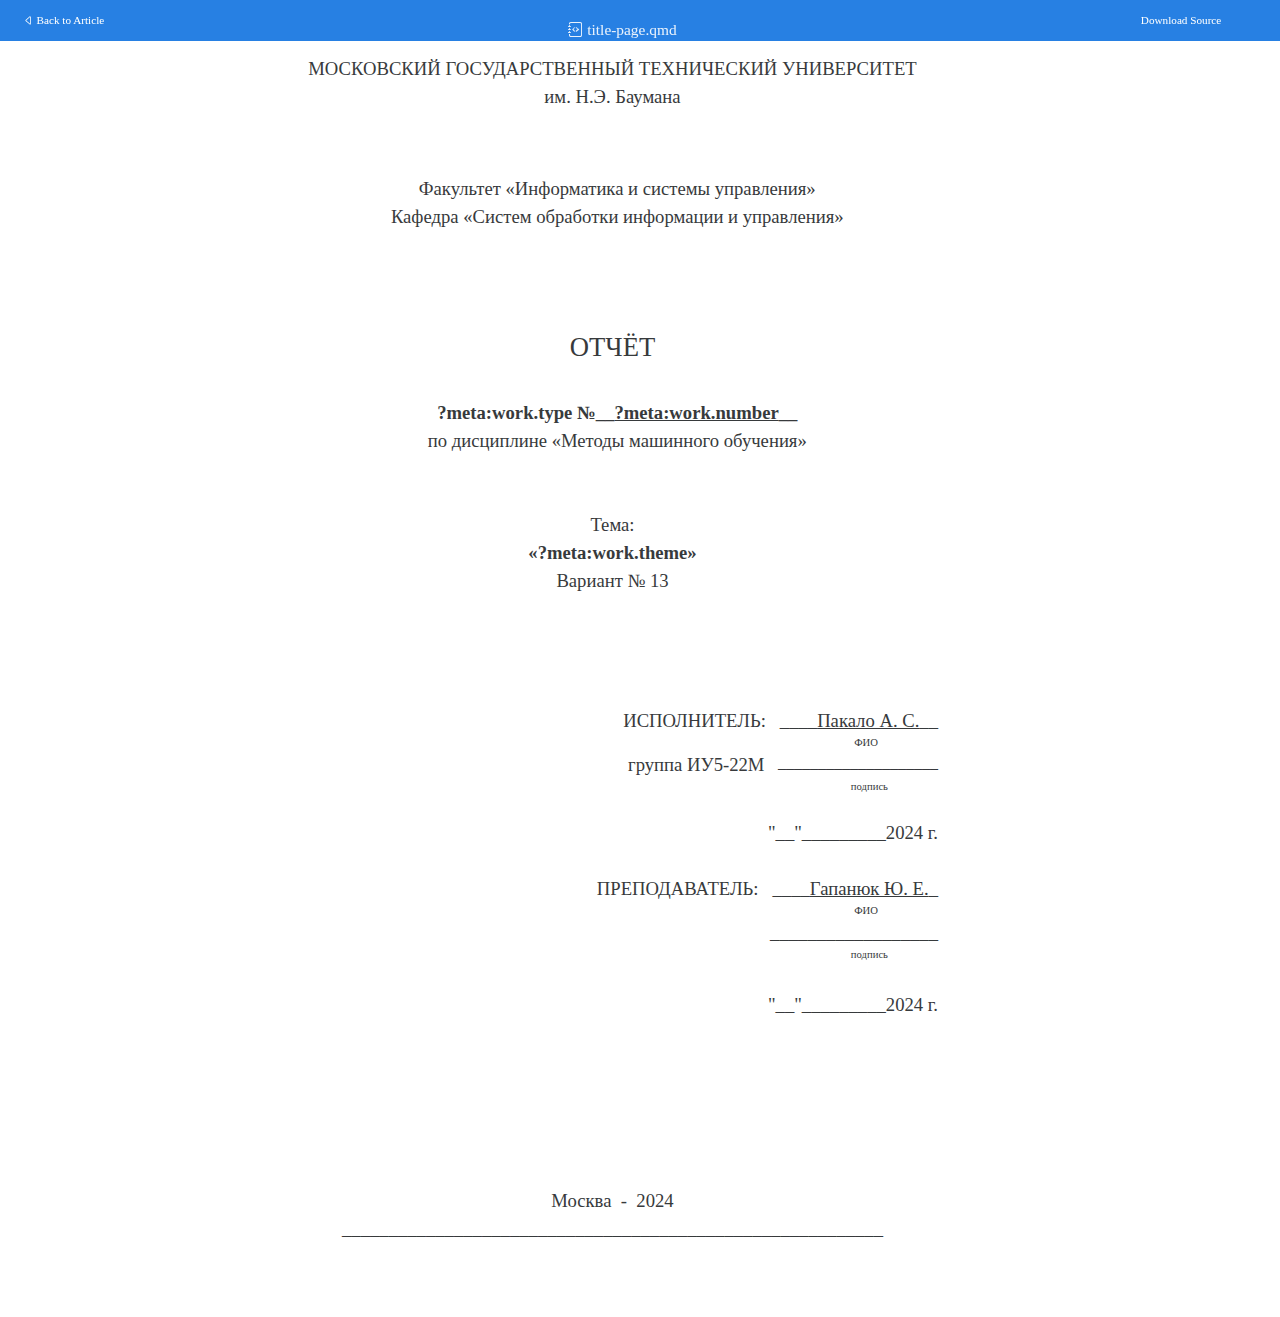
<file: reports/_manuscript/title-page-preview.html>
<!DOCTYPE html>
<html xmlns="http://www.w3.org/1999/xhtml" lang="en" xml:lang="en"><head>
    <meta charset="utf-8">
    <meta name="generator" content="quarto-1.4.550">

    <meta name="viewport" content="width=device-width, initial-scale=1.0, user-scalable=yes">


    <title>title-page</title>
    <style>
      code{white-space: pre-wrap;}
      span.smallcaps{font-variant: small-caps;}
      div.columns{display: flex; gap: min(4vw, 1.5em);}
      div.column{flex: auto; overflow-x: auto;}
      div.hanging-indent{margin-left: 1.5em; text-indent: -1.5em;}
      ul.task-list{list-style: none;}
      ul.task-list li input[type="checkbox"] {
        width: 0.8em;
        margin: 0 0.8em 0.2em -1em; /* quarto-specific, see https://github.com/quarto-dev/quarto-cli/issues/4556 */ 
        vertical-align: middle;
      }
    </style>

    <style>
      body.hypothesis-enabled #quarto-embed-header {
        padding-right: 36px;
      }

      #quarto-embed-header {
        height: 3em;
        width: 100%;
        display: flex;
        justify-content: space-between;
        align-items: center;
        border-bottom: solid 1px;
      }

      #quarto-embed-header h6 {
        font-size: 1.1em;
        padding-top: 0.6em;
        margin-left: 1em;
        margin-right: 1em;
        font-weight: 400;
      }

      #quarto-embed-header a.quarto-back-link,
      #quarto-embed-header a.quarto-download-embed {
        font-size: 0.8em;
        margin-top: 1em;
        margin-bottom: 1em;
        margin-left: 1em;
        margin-right: 1em;
      }

      .quarto-back-container {
        padding-left: 0.5em;
        display: flex;
      }

      .headroom {
          will-change: transform;
          transition: transform 200ms linear;
      }

      .headroom--pinned {
          transform: translateY(0%);
      }

      .headroom--unpinned {
          transform: translateY(-100%);
      }      
    </style>

    <script>
    window.document.addEventListener("DOMContentLoaded", function () {

      var header = window.document.querySelector("#quarto-embed-header");
      const titleBannerEl = window.document.querySelector("body > #title-block-header");
      if (titleBannerEl) {
        titleBannerEl.style.paddingTop = header.clientHeight + "px";
      }
      const contentEl = window.document.getElementById('quarto-content');
      for (const child of contentEl.children) {
        child.style.paddingTop = header.clientHeight + "px";
        child.style.marginTop = "1em";
      }

      // Use the article root if the `back` call doesn't work. This isn't perfect
      // but should typically work
      window.quartoBackToArticle = () => {
        var currentUrl = window.location.href;
        window.history.back();
        setTimeout(() => {
            // if location was not changed in 100 ms, then there is no history back
            if(currentUrl === window.location.href){              
                // redirect to site root
                window.location.href = "index.html";
            }
        }, 100);
      }

      const headroom = new window.Headroom(header, {
        tolerance: 5,
        onPin: function () {
        },
        onUnpin: function () {
        },
      });
      headroom.init();
    });
    </script>

    
<script src="site_libs/manuscript-notebook/headroom.min.js"></script>
<script src="site_libs/clipboard/clipboard.min.js"></script>
<script src="site_libs/quarto-html/quarto.js"></script>
<script src="site_libs/quarto-html/popper.min.js"></script>
<script src="site_libs/quarto-html/tippy.umd.min.js"></script>
<script src="site_libs/quarto-html/anchor.min.js"></script>
<link href="site_libs/quarto-html/tippy.css" rel="stylesheet">
<link href="site_libs/quarto-html/quarto-syntax-highlighting.css" rel="stylesheet" id="quarto-text-highlighting-styles">
<script src="site_libs/bootstrap/bootstrap.min.js"></script>
<link href="site_libs/bootstrap/bootstrap-icons.css" rel="stylesheet">
<link href="site_libs/bootstrap/bootstrap.min.css" rel="stylesheet" id="quarto-bootstrap" data-mode="light">
     <script async="" src="https://hypothes.is/embed.js"></script>
<script>
  window.document.addEventListener("DOMContentLoaded", function (_event) {
    document.body.classList.add('hypothesis-enabled');
  });
</script>  
        <link rel="stylesheet" href="report.styles.scss">
      </head>

  <body bgcolor="white" lang="RU" style="tab-interval: 36pt; word-wrap: break-word" class="quarto-notebook">
    <div id="quarto-embed-header" class="headroom fixed-top bg-primary">
      
      <a onclick="window.quartoBackToArticle(); return false;" class="btn btn-primary quarto-back-link" href=""><i class="bi bi-caret-left"></i> Back to Article</a>
      <h6><i class="bi bi-journal-code"></i> title-page.qmd</h6>

            <a href="./title-page.qmd" class="btn btn-primary quarto-download-embed" download="title-page.qmd">Download Source</a>
          </div>

     <div id="quarto-content" class="page-columns page-rows-contents page-layout-article toc-left">
<div id="quarto-sidebar-toc-left" class="sidebar toc-left">
  
</div>
<div id="quarto-margin-sidebar" class="sidebar margin-sidebar">
</div>
<main class="content quarto-banner-title-block" id="quarto-document-content">        
        <style>
            <!--
             /* Font Definitions */
             @font-face
                {font-family:"Cambria Math";
                panose-1:2 4 5 3 5 4 6 3 2 4;
                mso-font-charset:204;
                mso-generic-font-family:roman;
                mso-font-pitch:variable;
                mso-font-signature:-536869121 1107305727 33554432 0 415 0;}
            @font-face
                {font-family:Georgia;
                panose-1:2 4 5 2 5 4 5 2 3 3;
                mso-font-charset:204;
                mso-generic-font-family:roman;
                mso-font-pitch:variable;
                mso-font-signature:647 0 0 0 159 0;}
             /* Style Definitions */
             p.MsoNormal, li.MsoNormal, div.MsoNormal
                {mso-style-unhide:no;
                mso-style-qformat:yes;
                mso-style-parent:"";
                margin:0cm;
                mso-pagination:none;
                font-size:12.0pt;
                font-family:"Times New Roman",serif;
                mso-fareast-font-family:"Times New Roman";}
            h1
                {mso-style-priority:9;
                mso-style-unhide:no;
                mso-style-qformat:yes;
                mso-style-next:Обычный;
                margin-top:24.0pt;
                margin-right:0cm;
                margin-bottom:6.0pt;
                margin-left:0cm;
                mso-pagination:lines-together;
                page-break-after:avoid;
                mso-outline-level:1;
                font-size:24.0pt;
                font-family:"Times New Roman",serif;
                mso-font-kerning:0pt;
                mso-bidi-font-weight:normal;}
            h2
                {mso-style-noshow:yes;
                mso-style-priority:9;
                mso-style-qformat:yes;
                mso-style-next:Обычный;
                margin-top:18.0pt;
                margin-right:0cm;
                margin-bottom:4.0pt;
                margin-left:0cm;
                mso-pagination:lines-together;
                page-break-after:avoid;
                mso-outline-level:2;
                font-size:18.0pt;
                font-family:"Times New Roman",serif;
                mso-bidi-font-weight:normal;}
            h3
                {mso-style-noshow:yes;
                mso-style-priority:9;
                mso-style-qformat:yes;
                mso-style-next:Обычный;
                margin-top:14.0pt;
                margin-right:0cm;
                margin-bottom:4.0pt;
                margin-left:0cm;
                mso-pagination:lines-together;
                page-break-after:avoid;
                mso-outline-level:3;
                font-size:14.0pt;
                font-family:"Times New Roman",serif;
                mso-bidi-font-weight:normal;}
            h4
                {mso-style-noshow:yes;
                mso-style-priority:9;
                mso-style-qformat:yes;
                mso-style-next:Обычный;
                margin-top:12.0pt;
                margin-right:0cm;
                margin-bottom:2.0pt;
                margin-left:0cm;
                mso-pagination:lines-together;
                page-break-after:avoid;
                mso-outline-level:4;
                font-size:12.0pt;
                font-family:"Times New Roman",serif;
                mso-bidi-font-weight:normal;}
            h5
                {mso-style-noshow:yes;
                mso-style-priority:9;
                mso-style-qformat:yes;
                mso-style-next:Обычный;
                margin-top:11.0pt;
                margin-right:0cm;
                margin-bottom:2.0pt;
                margin-left:0cm;
                mso-pagination:lines-together;
                page-break-after:avoid;
                mso-outline-level:5;
                font-size:11.0pt;
                font-family:"Times New Roman",serif;
                mso-bidi-font-weight:normal;}
            h6
                {mso-style-noshow:yes;
                mso-style-priority:9;
                mso-style-qformat:yes;
                mso-style-next:Обычный;
                margin-top:10.0pt;
                margin-right:0cm;
                margin-bottom:2.0pt;
                margin-left:0cm;
                mso-pagination:lines-together;
                page-break-after:avoid;
                mso-outline-level:6;
                font-size:10.0pt;
                font-family:"Times New Roman",serif;
                mso-bidi-font-weight:normal;}
            p.MsoHeader, li.MsoHeader, div.MsoHeader
                {mso-style-priority:99;
                mso-style-link:"Верхний колонтитул Знак";
                margin:0cm;
                mso-pagination:none;
                tab-stops:center 233.85pt right 467.75pt;
                font-size:12.0pt;
                font-family:"Times New Roman",serif;
                mso-fareast-font-family:"Times New Roman";}
            p.MsoFooter, li.MsoFooter, div.MsoFooter
                {mso-style-priority:99;
                mso-style-link:"Нижний колонтитул Знак";
                margin:0cm;
                mso-pagination:none;
                tab-stops:center 233.85pt right 467.75pt;
                font-size:12.0pt;
                font-family:"Times New Roman",serif;
                mso-fareast-font-family:"Times New Roman";}
            p.MsoCaption, li.MsoCaption, div.MsoCaption
                {mso-style-priority:35;
                mso-style-qformat:yes;
                mso-style-next:Обычный;
                margin-top:0cm;
                margin-right:0cm;
                margin-bottom:10.0pt;
                margin-left:0cm;
                mso-pagination:none;
                font-size:9.0pt;
                font-family:"Times New Roman",serif;
                mso-fareast-font-family:"Times New Roman";
                color:#1F497D;
                mso-themecolor:text2;
                font-style:italic;}
            p.MsoTitle, li.MsoTitle, div.MsoTitle
                {mso-style-priority:10;
                mso-style-unhide:no;
                mso-style-qformat:yes;
                mso-style-next:Обычный;
                margin-top:24.0pt;
                margin-right:0cm;
                margin-bottom:6.0pt;
                margin-left:0cm;
                mso-pagination:lines-together;
                page-break-after:avoid;
                font-size:36.0pt;
                font-family:"Times New Roman",serif;
                mso-fareast-font-family:"Times New Roman";
                font-weight:bold;
                mso-bidi-font-weight:normal;}
            p.MsoSubtitle, li.MsoSubtitle, div.MsoSubtitle
                {mso-style-priority:11;
                mso-style-unhide:no;
                mso-style-qformat:yes;
                mso-style-next:Обычный;
                margin-top:18.0pt;
                margin-right:0cm;
                margin-bottom:4.0pt;
                margin-left:0cm;
                mso-pagination:lines-together;
                page-break-after:avoid;
                font-size:24.0pt;
                font-family:"Georgia",serif;
                mso-fareast-font-family:Georgia;
                mso-bidi-font-family:Georgia;
                color:#666666;
                font-style:italic;
                mso-bidi-font-style:normal;}
            p.MsoListParagraph, li.MsoListParagraph, div.MsoListParagraph
                {mso-style-priority:34;
                mso-style-unhide:no;
                mso-style-qformat:yes;
                margin-top:0cm;
                margin-right:0cm;
                margin-bottom:0cm;
                margin-left:36.0pt;
                mso-add-space:auto;
                mso-pagination:none;
                font-size:12.0pt;
                font-family:"Times New Roman",serif;
                mso-fareast-font-family:"Times New Roman";}
            p.MsoListParagraphCxSpFirst, li.MsoListParagraphCxSpFirst, div.MsoListParagraphCxSpFirst
                {mso-style-priority:34;
                mso-style-unhide:no;
                mso-style-qformat:yes;
                mso-style-type:export-only;
                margin-top:0cm;
                margin-right:0cm;
                margin-bottom:0cm;
                margin-left:36.0pt;
                mso-add-space:auto;
                mso-pagination:none;
                font-size:12.0pt;
                font-family:"Times New Roman",serif;
                mso-fareast-font-family:"Times New Roman";}
            p.MsoListParagraphCxSpMiddle, li.MsoListParagraphCxSpMiddle, div.MsoListParagraphCxSpMiddle
                {mso-style-priority:34;
                mso-style-unhide:no;
                mso-style-qformat:yes;
                mso-style-type:export-only;
                margin-top:0cm;
                margin-right:0cm;
                margin-bottom:0cm;
                margin-left:36.0pt;
                mso-add-space:auto;
                mso-pagination:none;
                font-size:12.0pt;
                font-family:"Times New Roman",serif;
                mso-fareast-font-family:"Times New Roman";}
            p.MsoListParagraphCxSpLast, li.MsoListParagraphCxSpLast, div.MsoListParagraphCxSpLast
                {mso-style-priority:34;
                mso-style-unhide:no;
                mso-style-qformat:yes;
                mso-style-type:export-only;
                margin-top:0cm;
                margin-right:0cm;
                margin-bottom:0cm;
                margin-left:36.0pt;
                mso-add-space:auto;
                mso-pagination:none;
                font-size:12.0pt;
                font-family:"Times New Roman",serif;
                mso-fareast-font-family:"Times New Roman";}
            span.a
                {mso-style-name:"Верхний колонтитул Знак";
                mso-style-priority:99;
                mso-style-unhide:no;
                mso-style-locked:yes;
                mso-style-link:"Верхний колонтитул";}
            span.a0
                {mso-style-name:"Нижний колонтитул Знак";
                mso-style-priority:99;
                mso-style-unhide:no;
                mso-style-locked:yes;
                mso-style-link:"Нижний колонтитул";}
            p.a1, li.a1, div.a1
                {mso-style-name:"Отчёт Основной текст";
                mso-style-unhide:no;
                mso-style-qformat:yes;
                margin:0cm;
                text-align:justify;
                text-indent:35.45pt;
                line-height:150%;
                mso-pagination:widow-orphan lines-together;
                font-size:14.0pt;
                mso-bidi-font-size:12.0pt;
                font-family:"Times New Roman",serif;
                mso-fareast-font-family:"Times New Roman";}
            p.a2, li.a2, div.a2
                {mso-style-name:"Отчёт Заголовок";
                mso-style-unhide:no;
                mso-style-qformat:yes;
                mso-style-parent:"Отчёт Основной текст";
                margin-top:22.0pt;
                margin-right:0cm;
                margin-bottom:0cm;
                margin-left:0cm;
                text-align:center;
                line-height:150%;
                mso-pagination:widow-orphan;
                page-break-after:avoid;
                mso-outline-level:1;
                font-size:16.0pt;
                mso-bidi-font-size:12.0pt;
                font-family:"Times New Roman",serif;
                mso-fareast-font-family:"Times New Roman";
                font-weight:bold;
                mso-bidi-font-weight:normal;}
            p.a3, li.a3, div.a3
                {mso-style-name:"Отчёт Подзаголовок";
                mso-style-unhide:no;
                mso-style-qformat:yes;
                mso-style-parent:"Отчёт Заголовок";
                margin-top:22.0pt;
                margin-right:0cm;
                margin-bottom:0cm;
                margin-left:0cm;
                text-align:center;
                line-height:150%;
                mso-pagination:widow-orphan;
                page-break-after:avoid;
                mso-outline-level:2;
                font-size:14.0pt;
                mso-bidi-font-size:12.0pt;
                font-family:"Times New Roman",serif;
                mso-fareast-font-family:"Times New Roman";
                font-weight:bold;
                mso-bidi-font-weight:normal;}
            p.a4, li.a4, div.a4
                {mso-style-name:"Отчёт Рисунок";
                mso-style-unhide:no;
                mso-style-qformat:yes;
                mso-style-parent:"Отчёт Основной текст";
                margin:0cm;
                text-align:center;
                line-height:150%;
                mso-pagination:widow-orphan lines-together;
                font-size:14.0pt;
                mso-bidi-font-size:12.0pt;
                font-family:"Times New Roman",serif;
                mso-fareast-font-family:"Times New Roman";}
            span.SpellE
                {mso-style-name:"";
                mso-spl-e:yes;}
            span.GramE
                {mso-style-name:"";
                mso-gram-e:yes;}
            .MsoChpDefault
                {mso-style-type:export-only;
                mso-default-props:yes;
                font-size:12.0pt;
                mso-ansi-font-size:12.0pt;
                mso-bidi-font-size:12.0pt;
                mso-font-kerning:0pt;
                mso-ligatures:none;}
            .MsoPapDefault
                {mso-style-type:export-only;
                mso-pagination:none;}
             /* Page Definitions */
             @page
                {mso-footnote-separator:url("Борисочкин%20М.%20И.%20ИУ5-21М%20ЛР1%20Отчёт.files/header.htm") fs;
                mso-footnote-continuation-separator:url("Борисочкин%20М.%20И.%20ИУ5-21М%20ЛР1%20Отчёт.files/header.htm") fcs;
                mso-endnote-separator:url("Борисочкин%20М.%20И.%20ИУ5-21М%20ЛР1%20Отчёт.files/header.htm") es;
                mso-endnote-continuation-separator:url("Борисочкин%20М.%20И.%20ИУ5-21М%20ЛР1%20Отчёт.files/header.htm") ecs;}
            @page WordSection1
                {size:595.3pt 841.9pt;
                margin:2.0cm 42.5pt 2.0cm 3.0cm;
                mso-header-margin:0cm;
                mso-footer-margin:36.0pt;
                mso-page-numbers:1;
                mso-title-page:yes;
                mso-footer:url("Борисочкин%20М.%20И.%20ИУ5-21М%20ЛР1%20Отчёт.files/header.htm") f1;
                mso-paper-source:0;}
            div.WordSection1
                {page:WordSection1;}
             /* List Definitions */
             @list l0
                {mso-list-id:862717626;
                mso-list-type:hybrid;
                mso-list-template-ids:1644094650 68747279 68747289 68747291 68747279 68747289 68747291 68747279 68747289 68747291;}
            @list l0:level1
                {mso-level-tab-stop:none;
                mso-level-number-position:left;
                margin-left:71.45pt;
                text-indent:-18.0pt;}
            @list l0:level2
                {mso-level-number-format:alpha-lower;
                mso-level-tab-stop:none;
                mso-level-number-position:left;
                margin-left:107.45pt;
                text-indent:-18.0pt;}
            @list l0:level3
                {mso-level-number-format:roman-lower;
                mso-level-tab-stop:none;
                mso-level-number-position:right;
                margin-left:143.45pt;
                text-indent:-9.0pt;}
            @list l0:level4
                {mso-level-tab-stop:none;
                mso-level-number-position:left;
                margin-left:179.45pt;
                text-indent:-18.0pt;}
            @list l0:level5
                {mso-level-number-format:alpha-lower;
                mso-level-tab-stop:none;
                mso-level-number-position:left;
                margin-left:215.45pt;
                text-indent:-18.0pt;}
            @list l0:level6
                {mso-level-number-format:roman-lower;
                mso-level-tab-stop:none;
                mso-level-number-position:right;
                margin-left:251.45pt;
                text-indent:-9.0pt;}
            @list l0:level7
                {mso-level-tab-stop:none;
                mso-level-number-position:left;
                margin-left:287.45pt;
                text-indent:-18.0pt;}
            @list l0:level8
                {mso-level-number-format:alpha-lower;
                mso-level-tab-stop:none;
                mso-level-number-position:left;
                margin-left:323.45pt;
                text-indent:-18.0pt;}
            @list l0:level9
                {mso-level-number-format:roman-lower;
                mso-level-tab-stop:none;
                mso-level-number-position:right;
                margin-left:359.45pt;
                text-indent:-9.0pt;}
            @list l1
                {mso-list-id:1678457930;
                mso-list-type:hybrid;
                mso-list-template-ids:922782694 68747279 68747289 68747291 68747279 68747289 68747291 68747279 68747289 68747291;}
            @list l1:level1
                {mso-level-tab-stop:none;
                mso-level-number-position:left;
                margin-left:71.45pt;
                text-indent:-18.0pt;}
            @list l1:level2
                {mso-level-number-format:alpha-lower;
                mso-level-tab-stop:none;
                mso-level-number-position:left;
                margin-left:107.45pt;
                text-indent:-18.0pt;}
            @list l1:level3
                {mso-level-number-format:roman-lower;
                mso-level-tab-stop:none;
                mso-level-number-position:right;
                margin-left:143.45pt;
                text-indent:-9.0pt;}
            @list l1:level4
                {mso-level-tab-stop:none;
                mso-level-number-position:left;
                margin-left:179.45pt;
                text-indent:-18.0pt;}
            @list l1:level5
                {mso-level-number-format:alpha-lower;
                mso-level-tab-stop:none;
                mso-level-number-position:left;
                margin-left:215.45pt;
                text-indent:-18.0pt;}
            @list l1:level6
                {mso-level-number-format:roman-lower;
                mso-level-tab-stop:none;
                mso-level-number-position:right;
                margin-left:251.45pt;
                text-indent:-9.0pt;}
            @list l1:level7
                {mso-level-tab-stop:none;
                mso-level-number-position:left;
                margin-left:287.45pt;
                text-indent:-18.0pt;}
            @list l1:level8
                {mso-level-number-format:alpha-lower;
                mso-level-tab-stop:none;
                mso-level-number-position:left;
                margin-left:323.45pt;
                text-indent:-18.0pt;}
            @list l1:level9
                {mso-level-number-format:roman-lower;
                mso-level-tab-stop:none;
                mso-level-number-position:right;
                margin-left:359.45pt;
                text-indent:-9.0pt;}
            ol
                {margin-bottom:0cm;}
            ul
                {margin-bottom:0cm;}
            -->
        </style>
        <!--[if gte mso 10]>
            <style>
                /* Style Definitions */
                table.MsoNormalTable {
                    mso-style-name: "Обычная таблица";
                    mso-tstyle-rowband-size: 0;
                    mso-tstyle-colband-size: 0;
                    mso-style-noshow: yes;
                    mso-style-priority: 99;
                    mso-style-parent: "";
                    mso-padding-alt: 0cm 5.4pt 0cm 5.4pt;
                    mso-para-margin: 0cm;
                    mso-pagination: none;
                    font-size: 12pt;
                    font-family: "Times New Roman", serif;
                }
                table.MsoTableGrid {
                    mso-style-name: "Сетка таблицы";
                    mso-tstyle-rowband-size: 0;
                    mso-tstyle-colband-size: 0;
                    mso-style-priority: 39;
                    mso-style-unhide: no;
                    border: solid windowtext 1pt;
                    mso-border-alt: solid windowtext 0.5pt;
                    mso-padding-alt: 0cm 5.4pt 0cm 5.4pt;
                    mso-border-insideh: 0.5pt solid windowtext;
                    mso-border-insidev: 0.5pt solid windowtext;
                    mso-para-margin: 0cm;
                    mso-pagination: none;
                    font-size: 12pt;
                    font-family: "Times New Roman", serif;
                }
                table.TableNormal {
                    mso-style-name: "Table Normal";
                    mso-tstyle-rowband-size: 0;
                    mso-tstyle-colband-size: 0;
                    mso-style-unhide: no;
                    mso-style-parent: "";
                    mso-padding-alt: 0cm 0cm 0cm 0cm;
                    mso-para-margin: 0cm;
                    mso-pagination: none;
                    font-size: 12pt;
                    font-family: "Times New Roman", serif;
                }
            </style>
        <![endif]-->
    

    
        <div class="WordSection1">
            <p class="MsoNormal" align="center" style="
                    text-align: center;
                    border: none;
                    mso-padding-alt: 31pt 31pt 31pt 31pt;
                    mso-border-shadow: yes;
                ">
                <span style="font-size: 14pt">МОСКОВСКИЙ ГОСУДАРСТВЕННЫЙ ТЕХНИЧЕСКИЙ УНИВЕРСИТЕТ<o:p></o:p></span>
            </p>

            <p class="MsoNormal" align="center" style="
                    text-align: center;
                    border: none;
                    mso-padding-alt: 31pt 31pt 31pt 31pt;
                    mso-border-shadow: yes;
                ">
                <span style="font-size: 14pt">им. Н.Э. Баумана<o:p></o:p></span>
            </p>

            <p class="MsoNormal" align="center" style="
                    text-align: center;
                    border: none;
                    mso-padding-alt: 31pt 31pt 31pt 31pt;
                    mso-border-shadow: yes;
                ">
                <span style="font-size: 16pt"><o:p>&nbsp;</o:p></span>
            </p>

            <p class="MsoNormal" align="center" style="
                    text-align: center;
                    border: none;
                    mso-padding-alt: 31pt 31pt 31pt 31pt;
                    mso-border-shadow: yes;
                ">
                <span style="font-size: 16pt"><o:p>&nbsp;</o:p></span>
            </p>

            <p class="MsoNormal" align="center" style="
                    margin-right: -7.15pt;
                    text-align: center;
                    border: none;
                    mso-padding-alt: 31pt 31pt 31pt 31pt;
                    mso-border-shadow: yes;
                ">
                <span style="font-size: 14pt">Факультет «Информатика и системы управления»<o:p></o:p></span>
            </p>

            <p class="MsoNormal" align="center" style="
                    margin-right: -7.15pt;
                    text-align: center;
                    border: none;
                    mso-padding-alt: 31pt 31pt 31pt 31pt;
                    mso-border-shadow: yes;
                ">
                <span style="font-size: 14pt">Кафедра «Систем обработки информации и управления»<o:p></o:p></span>
            </p>

            <p class="MsoNormal" style="
                    border: none;
                    mso-padding-alt: 31pt 31pt 31pt 31pt;
                    mso-border-shadow: yes;
                ">
                <o:p>&nbsp;</o:p>
            </p>

            <p class="MsoNormal" style="
                    border: none;
                    mso-padding-alt: 31pt 31pt 31pt 31pt;
                    mso-border-shadow: yes;
                ">
                <o:p>&nbsp;</o:p>
            </p>

            <p class="MsoNormal" style="
                    border: none;
                    mso-padding-alt: 31pt 31pt 31pt 31pt;
                    mso-border-shadow: yes;
                ">
                <o:p>&nbsp;</o:p>
            </p>

            <p class="MsoNormal" style="
                    tab-stops: 35.4pt;
                    border: none;
                    mso-padding-alt: 31pt 31pt 31pt 31pt;
                    mso-border-shadow: yes;
                ">
                <o:p>&nbsp;</o:p>
            </p>

            <p class="MsoNormal" align="center" style="
                    text-align: center;
                    border: none;
                    mso-padding-alt: 31pt 31pt 31pt 31pt;
                    mso-border-shadow: yes;
                ">
                <a name="_gjdgxs" href=""></a><span style="font-size: 20pt">ОТЧЁТ<o:p></o:p></span>
            </p>

            <p class="MsoNormal" align="center" style="
                    margin-top: 0cm;
                    margin-right: -7.15pt;
                    margin-bottom: 0cm;
                    margin-left: -7.1pt;
                    margin-bottom: 0.0001pt;
                    text-align: center;
                    border: none;
                    mso-padding-alt: 31pt 31pt 31pt 31pt;
                    mso-border-shadow: yes;
                ">
                <b style="mso-bidi-font-weight: normal"><span style="font-size: 16pt"><o:p>&nbsp;</o:p></span></b>
            </p>

            <p class="MsoNormal" align="center" style="
                    margin-right: -7.15pt;
                    text-align: center;
                    border: none;
                    mso-padding-alt: 31pt 31pt 31pt 31pt;
                    mso-border-shadow: yes;
                ">
                <b style="mso-bidi-font-weight: normal"><span style="font-size: 14pt">?meta:work.type №__<u>?meta:work.number</u>__ <o:p></o:p></span></b>
            </p>

            <p class="MsoNormal" align="center" style="
                    margin-right: -7.15pt;
                    text-align: center;
                    border: none;
                    mso-padding-alt: 31pt 31pt 31pt 31pt;
                    mso-border-shadow: yes;
                ">
                <span style="font-size: 14pt">по дисциплине<b style="mso-bidi-font-weight: normal"> </b>«Методы машинного обучения»<o:p></o:p></span>
            </p>

            <p class="MsoNormal" align="center" style="
                    text-align: center;
                    border: none;
                    mso-padding-alt: 31pt 31pt 31pt 31pt;
                    mso-border-shadow: yes;
                ">
                <span style="font-size: 14pt"><o:p>&nbsp;</o:p></span>
            </p>

            <p class="MsoNormal" align="center" style="
                    text-align: center;
                    border: none;
                    mso-padding-alt: 31pt 31pt 31pt 31pt;
                    mso-border-shadow: yes;
                ">
                <span style="font-size: 14pt"><o:p>&nbsp;</o:p></span>
            </p>

            <p class="MsoNormal" align="center" style="
                    text-align: center;
                    border: none;
                    mso-padding-alt: 31pt 31pt 31pt 31pt;
                    mso-border-shadow: yes;
                ">
                <span style="font-size: 14pt">Тема:</span>
            </p>
            <p class="MsoNormal" align="center" style="
                    text-align: center;
                    border: none;
                    mso-padding-alt: 31pt 31pt 31pt 31pt;
                    mso-border-shadow: yes;
                ">
                <span style="font-size: 14pt"><b>«?meta:work.theme»</b></span>
            </p>

            <p class="MsoNormal" align="center" style="
                    text-align: center;
                    border: none;
                    mso-padding-alt: 31pt 31pt 31pt 31pt;
                    mso-border-shadow: yes;
                ">
                <span style="font-size: 14pt">Вариант № 13</span>
            </p>
            <p class="MsoNormal" style="
                    border: none;
                    mso-padding-alt: 31pt 31pt 31pt 31pt;
                    mso-border-shadow: yes;
                ">
                <span style="font-size: 14pt"><o:p>&nbsp;</o:p></span>
            </p>

            <p class="MsoNormal" align="center" style="
                    text-align: center;
                    border: none;
                    mso-padding-alt: 31pt 31pt 31pt 31pt;
                    mso-border-shadow: yes;
                ">
                <span style="font-size: 14pt"><o:p>&nbsp;</o:p></span>
            </p>

            <p class="MsoNormal" align="center" style="
                    text-align: center;
                    border: none;
                    mso-padding-alt: 31pt 31pt 31pt 31pt;
                    mso-border-shadow: yes;
                ">
                <span style="font-size: 14pt"><o:p>&nbsp;</o:p></span>
            </p>

            <p class="MsoNormal" align="center" style="
                    text-align: center;
                    border: none;
                    mso-padding-alt: 31pt 31pt 31pt 31pt;
                    mso-border-shadow: yes;
                ">
                <span style="font-size: 14pt"><o:p>&nbsp;</o:p></span>
            </p>

            <p class="MsoNormal" align="right" style="
                    margin-left: 170.05pt;
                    text-align: right;
                    border: none;
                    mso-padding-alt: 31pt 31pt 31pt 31pt;
                    mso-border-shadow: yes;
                ">
                <span class="GramE"><span style="font-size: 14pt">ИСПОЛНИТЕЛЬ:<span style="mso-spacerun: yes">&nbsp; </span><span style="mso-spacerun: yes">&nbsp;</span></span></span><span style="font-size: 14pt">____<u>Пакало А. С.</u>__<o:p></o:p></span>
            </p>

            <p class="MsoNormal" style="display: flex; justify-content: right; text-indent: 177pt">
                <span style="margin-right: 60px; font-size: 8pt">ФИО</span>

        </p><div style="
        display: flex;
        justify-content: flex-end;

        ">
            <p class="MsoNormal" style="
        display: flex;
        justify-content: space-between;
        width: 310px;
        ">
                <span style="font-size: 14pt">группа ИУ5-22М</span>
        <span>____________________</span>
            </p>
        </div>

            <p class="MsoNormal" style="display: flex; justify-content: right; text-indent: 177pt">
                <span style="margin-right: 50px; font-size: 8pt">подпись</span>

            </p><p class="MsoNormal" style="margin-left: 212.55pt; text-indent: 177pt">
                <span style="font-size: 8pt"><o:p>&nbsp;</o:p></span>
            </p>

            <p class="MsoNormal" align="right" style="text-align: right">
                <span style="font-size: 14pt">"__"_________2024 г.<o:p></o:p></span>
            </p>

            <p class="MsoNormal" style="
                    text-indent: 177.2pt;
                    border: none;
                    mso-padding-alt: 31pt 31pt 31pt 31pt;
                    mso-border-shadow: yes;
                ">
                <span style="font-size: 14pt"><o:p>&nbsp;</o:p></span>
            </p>

            <p class="MsoNormal" align="right" style="
                    text-align: right;
                    border: none;
                    mso-padding-alt: 31pt 31pt 31pt 31pt;
                    mso-border-shadow: yes;
                ">
                <span class="GramE"><span style="font-size: 14pt">ПРЕПОДАВАТЕЛЬ:&nbsp;&nbsp;&nbsp;</span></span><span style="font-size: 14pt">____<u>Гапанюк Ю. Е.</u>_<o:p></o:p></span>
            </p>

            <p class="MsoNormal" style="display: flex; justify-content: right; text-indent: 177pt">
                <span style="margin-right: 60px; font-size: 8pt">ФИО</span>

            </p><p class="MsoNormal" align="right" style="margin-left: 177.15pt; text-align: right">
                <span style="font-size: 14pt"><span style="mso-spacerun: yes">&nbsp;</span>__________________<o:p></o:p></span>
            </p>

            <p class="MsoNormal" style="display: flex; justify-content: right; text-indent: 177pt">
                <span style="margin-right: 50px; font-size: 8pt">подпись</span>

            </p><p class="MsoNormal" align="right" style="text-align: right">
                <span style="font-size: 14pt"><o:p>&nbsp;</o:p></span>
            </p>

            <p class="MsoNormal" align="right" style="text-align: right">
                <span style="font-size: 14pt">"__"_________2024 г.<o:p></o:p></span>
            </p>

            <p class="MsoNormal" style="
                    border: none;
                    mso-padding-alt: 31pt 31pt 31pt 31pt;
                    mso-border-shadow: yes;
                ">
                <span style="font-size: 14pt"><o:p>&nbsp;</o:p></span>
            </p>

            <p class="MsoNormal" style="
                    border: none;
                    mso-padding-alt: 31pt 31pt 31pt 31pt;
                    mso-border-shadow: yes;
                ">
                <span style="font-size: 14pt"><o:p>&nbsp;</o:p></span>
            </p>

            <p class="MsoNormal" style="
                    border: none;
                    mso-padding-alt: 31pt 31pt 31pt 31pt;
                    mso-border-shadow: yes;
                ">
                <span style="font-size: 14pt"><o:p>&nbsp;</o:p></span>
            </p>

            <p class="MsoNormal" style="
                    border: none;
                    mso-padding-alt: 31pt 31pt 31pt 31pt;
                    mso-border-shadow: yes;
                ">
                <span style="font-size: 14pt"><o:p>&nbsp;</o:p></span>
            </p>

            <p class="MsoNormal" style="
                    border: none;
                    mso-padding-alt: 31pt 31pt 31pt 31pt;
                    mso-border-shadow: yes;
                ">
                <span style="font-size: 14pt"><o:p>&nbsp;</o:p></span>
            </p>

            <p class="MsoNormal" align="center" style="
                    text-align: center;
                    border: none;
                    mso-padding-alt: 31pt 31pt 31pt 31pt;
                    mso-border-shadow: yes;
                ">
                <span style="font-size: 14pt"><o:p>&nbsp;</o:p></span>
            </p>

            <p class="MsoNormal" align="center" style="
                    text-align: center;
                    border: none;
                    mso-padding-alt: 31pt 31pt 31pt 31pt;
                    mso-border-shadow: yes;
                ">
                <span class="GramE"><span style="font-size: 14pt">Москва<span style="mso-spacerun: yes">&nbsp; </span>-</span></span><span style="font-size: 14pt"><span style="mso-spacerun: yes">&nbsp; </span>2024<o:p></o:p></span>
            </p>

            <p class="MsoNormal" align="center" style="
                    text-align: center;
                    border: none;
                    mso-padding-alt: 31pt 31pt 31pt 31pt;
                    mso-border-shadow: yes;
                ">
                <span style="font-size: 14pt">__________________________________________________________<o:p></o:p></span>
            </p>
    
     </div></main>
<!-- /main column -->  <script id="quarto-html-after-body" type="application/javascript">
window.document.addEventListener("DOMContentLoaded", function (event) {
  const toggleBodyColorMode = (bsSheetEl) => {
    const mode = bsSheetEl.getAttribute("data-mode");
    const bodyEl = window.document.querySelector("body");
    if (mode === "dark") {
      bodyEl.classList.add("quarto-dark");
      bodyEl.classList.remove("quarto-light");
    } else {
      bodyEl.classList.add("quarto-light");
      bodyEl.classList.remove("quarto-dark");
    }
  }
  const toggleBodyColorPrimary = () => {
    const bsSheetEl = window.document.querySelector("link#quarto-bootstrap");
    if (bsSheetEl) {
      toggleBodyColorMode(bsSheetEl);
    }
  }
  toggleBodyColorPrimary();  
  const icon = "";
  const anchorJS = new window.AnchorJS();
  anchorJS.options = {
    placement: 'right',
    icon: icon
  };
  anchorJS.add('.anchored');
  const isCodeAnnotation = (el) => {
    for (const clz of el.classList) {
      if (clz.startsWith('code-annotation-')) {                     
        return true;
      }
    }
    return false;
  }
  const clipboard = new window.ClipboardJS('.code-copy-button', {
    text: function(trigger) {
      const codeEl = trigger.previousElementSibling.cloneNode(true);
      for (const childEl of codeEl.children) {
        if (isCodeAnnotation(childEl)) {
          childEl.remove();
        }
      }
      return codeEl.innerText;
    }
  });
  clipboard.on('success', function(e) {
    // button target
    const button = e.trigger;
    // don't keep focus
    button.blur();
    // flash "checked"
    button.classList.add('code-copy-button-checked');
    var currentTitle = button.getAttribute("title");
    button.setAttribute("title", "Copied!");
    let tooltip;
    if (window.bootstrap) {
      button.setAttribute("data-bs-toggle", "tooltip");
      button.setAttribute("data-bs-placement", "left");
      button.setAttribute("data-bs-title", "Copied!");
      tooltip = new bootstrap.Tooltip(button, 
        { trigger: "manual", 
          customClass: "code-copy-button-tooltip",
          offset: [0, -8]});
      tooltip.show();    
    }
    setTimeout(function() {
      if (tooltip) {
        tooltip.hide();
        button.removeAttribute("data-bs-title");
        button.removeAttribute("data-bs-toggle");
        button.removeAttribute("data-bs-placement");
      }
      button.setAttribute("title", currentTitle);
      button.classList.remove('code-copy-button-checked');
    }, 1000);
    // clear code selection
    e.clearSelection();
  });
  function tippyHover(el, contentFn, onTriggerFn, onUntriggerFn) {
    const config = {
      allowHTML: true,
      maxWidth: 500,
      delay: 100,
      arrow: false,
      appendTo: function(el) {
          return el.parentElement;
      },
      interactive: true,
      interactiveBorder: 10,
      theme: 'quarto',
      placement: 'bottom-start',
    };
    if (contentFn) {
      config.content = contentFn;
    }
    if (onTriggerFn) {
      config.onTrigger = onTriggerFn;
    }
    if (onUntriggerFn) {
      config.onUntrigger = onUntriggerFn;
    }
    window.tippy(el, config); 
  }
  const noterefs = window.document.querySelectorAll('a[role="doc-noteref"]');
  for (var i=0; i<noterefs.length; i++) {
    const ref = noterefs[i];
    tippyHover(ref, function() {
      // use id or data attribute instead here
      let href = ref.getAttribute('data-footnote-href') || ref.getAttribute('href');
      try { href = new URL(href).hash; } catch {}
      const id = href.replace(/^#\/?/, "");
      const note = window.document.getElementById(id);
      return note.innerHTML;
    });
  }
  const xrefs = window.document.querySelectorAll('a.quarto-xref');
  const processXRef = (id, note) => {
    // Strip column container classes
    const stripColumnClz = (el) => {
      el.classList.remove("page-full", "page-columns");
      if (el.children) {
        for (const child of el.children) {
          stripColumnClz(child);
        }
      }
    }
    stripColumnClz(note)
    if (id === null || id.startsWith('sec-')) {
      // Special case sections, only their first couple elements
      const container = document.createElement("div");
      if (note.children && note.children.length > 2) {
        container.appendChild(note.children[0].cloneNode(true));
        for (let i = 1; i < note.children.length; i++) {
          const child = note.children[i];
          if (child.tagName === "P" && child.innerText === "") {
            continue;
          } else {
            container.appendChild(child.cloneNode(true));
            break;
          }
        }
        if (window.Quarto?.typesetMath) {
          window.Quarto.typesetMath(container);
        }
        return container.innerHTML
      } else {
        if (window.Quarto?.typesetMath) {
          window.Quarto.typesetMath(note);
        }
        return note.innerHTML;
      }
    } else {
      // Remove any anchor links if they are present
      const anchorLink = note.querySelector('a.anchorjs-link');
      if (anchorLink) {
        anchorLink.remove();
      }
      if (window.Quarto?.typesetMath) {
        window.Quarto.typesetMath(note);
      }
      // TODO in 1.5, we should make sure this works without a callout special case
      if (note.classList.contains("callout")) {
        return note.outerHTML;
      } else {
        return note.innerHTML;
      }
    }
  }
  for (var i=0; i<xrefs.length; i++) {
    const xref = xrefs[i];
    tippyHover(xref, undefined, function(instance) {
      instance.disable();
      let url = xref.getAttribute('href');
      let hash = undefined; 
      if (url.startsWith('#')) {
        hash = url;
      } else {
        try { hash = new URL(url).hash; } catch {}
      }
      if (hash) {
        const id = hash.replace(/^#\/?/, "");
        const note = window.document.getElementById(id);
        if (note !== null) {
          try {
            const html = processXRef(id, note.cloneNode(true));
            instance.setContent(html);
          } finally {
            instance.enable();
            instance.show();
          }
        } else {
          // See if we can fetch this
          fetch(url.split('#')[0])
          .then(res => res.text())
          .then(html => {
            const parser = new DOMParser();
            const htmlDoc = parser.parseFromString(html, "text/html");
            const note = htmlDoc.getElementById(id);
            if (note !== null) {
              const html = processXRef(id, note);
              instance.setContent(html);
            } 
          }).finally(() => {
            instance.enable();
            instance.show();
          });
        }
      } else {
        // See if we can fetch a full url (with no hash to target)
        // This is a special case and we should probably do some content thinning / targeting
        fetch(url)
        .then(res => res.text())
        .then(html => {
          const parser = new DOMParser();
          const htmlDoc = parser.parseFromString(html, "text/html");
          const note = htmlDoc.querySelector('main.content');
          if (note !== null) {
            // This should only happen for chapter cross references
            // (since there is no id in the URL)
            // remove the first header
            if (note.children.length > 0 && note.children[0].tagName === "HEADER") {
              note.children[0].remove();
            }
            const html = processXRef(null, note);
            instance.setContent(html);
          } 
        }).finally(() => {
          instance.enable();
          instance.show();
        });
      }
    }, function(instance) {
    });
  }
      let selectedAnnoteEl;
      const selectorForAnnotation = ( cell, annotation) => {
        let cellAttr = 'data-code-cell="' + cell + '"';
        let lineAttr = 'data-code-annotation="' +  annotation + '"';
        const selector = 'span[' + cellAttr + '][' + lineAttr + ']';
        return selector;
      }
      const selectCodeLines = (annoteEl) => {
        const doc = window.document;
        const targetCell = annoteEl.getAttribute("data-target-cell");
        const targetAnnotation = annoteEl.getAttribute("data-target-annotation");
        const annoteSpan = window.document.querySelector(selectorForAnnotation(targetCell, targetAnnotation));
        const lines = annoteSpan.getAttribute("data-code-lines").split(",");
        const lineIds = lines.map((line) => {
          return targetCell + "-" + line;
        })
        let top = null;
        let height = null;
        let parent = null;
        if (lineIds.length > 0) {
            //compute the position of the single el (top and bottom and make a div)
            const el = window.document.getElementById(lineIds[0]);
            top = el.offsetTop;
            height = el.offsetHeight;
            parent = el.parentElement.parentElement;
          if (lineIds.length > 1) {
            const lastEl = window.document.getElementById(lineIds[lineIds.length - 1]);
            const bottom = lastEl.offsetTop + lastEl.offsetHeight;
            height = bottom - top;
          }
          if (top !== null && height !== null && parent !== null) {
            // cook up a div (if necessary) and position it 
            let div = window.document.getElementById("code-annotation-line-highlight");
            if (div === null) {
              div = window.document.createElement("div");
              div.setAttribute("id", "code-annotation-line-highlight");
              div.style.position = 'absolute';
              parent.appendChild(div);
            }
            div.style.top = top - 2 + "px";
            div.style.height = height + 4 + "px";
            div.style.left = 0;
            let gutterDiv = window.document.getElementById("code-annotation-line-highlight-gutter");
            if (gutterDiv === null) {
              gutterDiv = window.document.createElement("div");
              gutterDiv.setAttribute("id", "code-annotation-line-highlight-gutter");
              gutterDiv.style.position = 'absolute';
              const codeCell = window.document.getElementById(targetCell);
              const gutter = codeCell.querySelector('.code-annotation-gutter');
              gutter.appendChild(gutterDiv);
            }
            gutterDiv.style.top = top - 2 + "px";
            gutterDiv.style.height = height + 4 + "px";
          }
          selectedAnnoteEl = annoteEl;
        }
      };
      const unselectCodeLines = () => {
        const elementsIds = ["code-annotation-line-highlight", "code-annotation-line-highlight-gutter"];
        elementsIds.forEach((elId) => {
          const div = window.document.getElementById(elId);
          if (div) {
            div.remove();
          }
        });
        selectedAnnoteEl = undefined;
      };
        // Handle positioning of the toggle
    window.addEventListener(
      "resize",
      throttle(() => {
        elRect = undefined;
        if (selectedAnnoteEl) {
          selectCodeLines(selectedAnnoteEl);
        }
      }, 10)
    );
    function throttle(fn, ms) {
    let throttle = false;
    let timer;
      return (...args) => {
        if(!throttle) { // first call gets through
            fn.apply(this, args);
            throttle = true;
        } else { // all the others get throttled
            if(timer) clearTimeout(timer); // cancel #2
            timer = setTimeout(() => {
              fn.apply(this, args);
              timer = throttle = false;
            }, ms);
        }
      };
    }
      // Attach click handler to the DT
      const annoteDls = window.document.querySelectorAll('dt[data-target-cell]');
      for (const annoteDlNode of annoteDls) {
        annoteDlNode.addEventListener('click', (event) => {
          const clickedEl = event.target;
          if (clickedEl !== selectedAnnoteEl) {
            unselectCodeLines();
            const activeEl = window.document.querySelector('dt[data-target-cell].code-annotation-active');
            if (activeEl) {
              activeEl.classList.remove('code-annotation-active');
            }
            selectCodeLines(clickedEl);
            clickedEl.classList.add('code-annotation-active');
          } else {
            // Unselect the line
            unselectCodeLines();
            clickedEl.classList.remove('code-annotation-active');
          }
        });
      }
  const findCites = (el) => {
    const parentEl = el.parentElement;
    if (parentEl) {
      const cites = parentEl.dataset.cites;
      if (cites) {
        return {
          el,
          cites: cites.split(' ')
        };
      } else {
        return findCites(el.parentElement)
      }
    } else {
      return undefined;
    }
  };
  var bibliorefs = window.document.querySelectorAll('a[role="doc-biblioref"]');
  for (var i=0; i<bibliorefs.length; i++) {
    const ref = bibliorefs[i];
    const citeInfo = findCites(ref);
    if (citeInfo) {
      tippyHover(citeInfo.el, function() {
        var popup = window.document.createElement('div');
        citeInfo.cites.forEach(function(cite) {
          var citeDiv = window.document.createElement('div');
          citeDiv.classList.add('hanging-indent');
          citeDiv.classList.add('csl-entry');
          var biblioDiv = window.document.getElementById('ref-' + cite);
          if (biblioDiv) {
            citeDiv.innerHTML = biblioDiv.innerHTML;
          }
          popup.appendChild(citeDiv);
        });
        return popup.innerHTML;
      });
    }
  }
});
</script>  </div> <!-- /content --> 
  
</body></html>
</file>
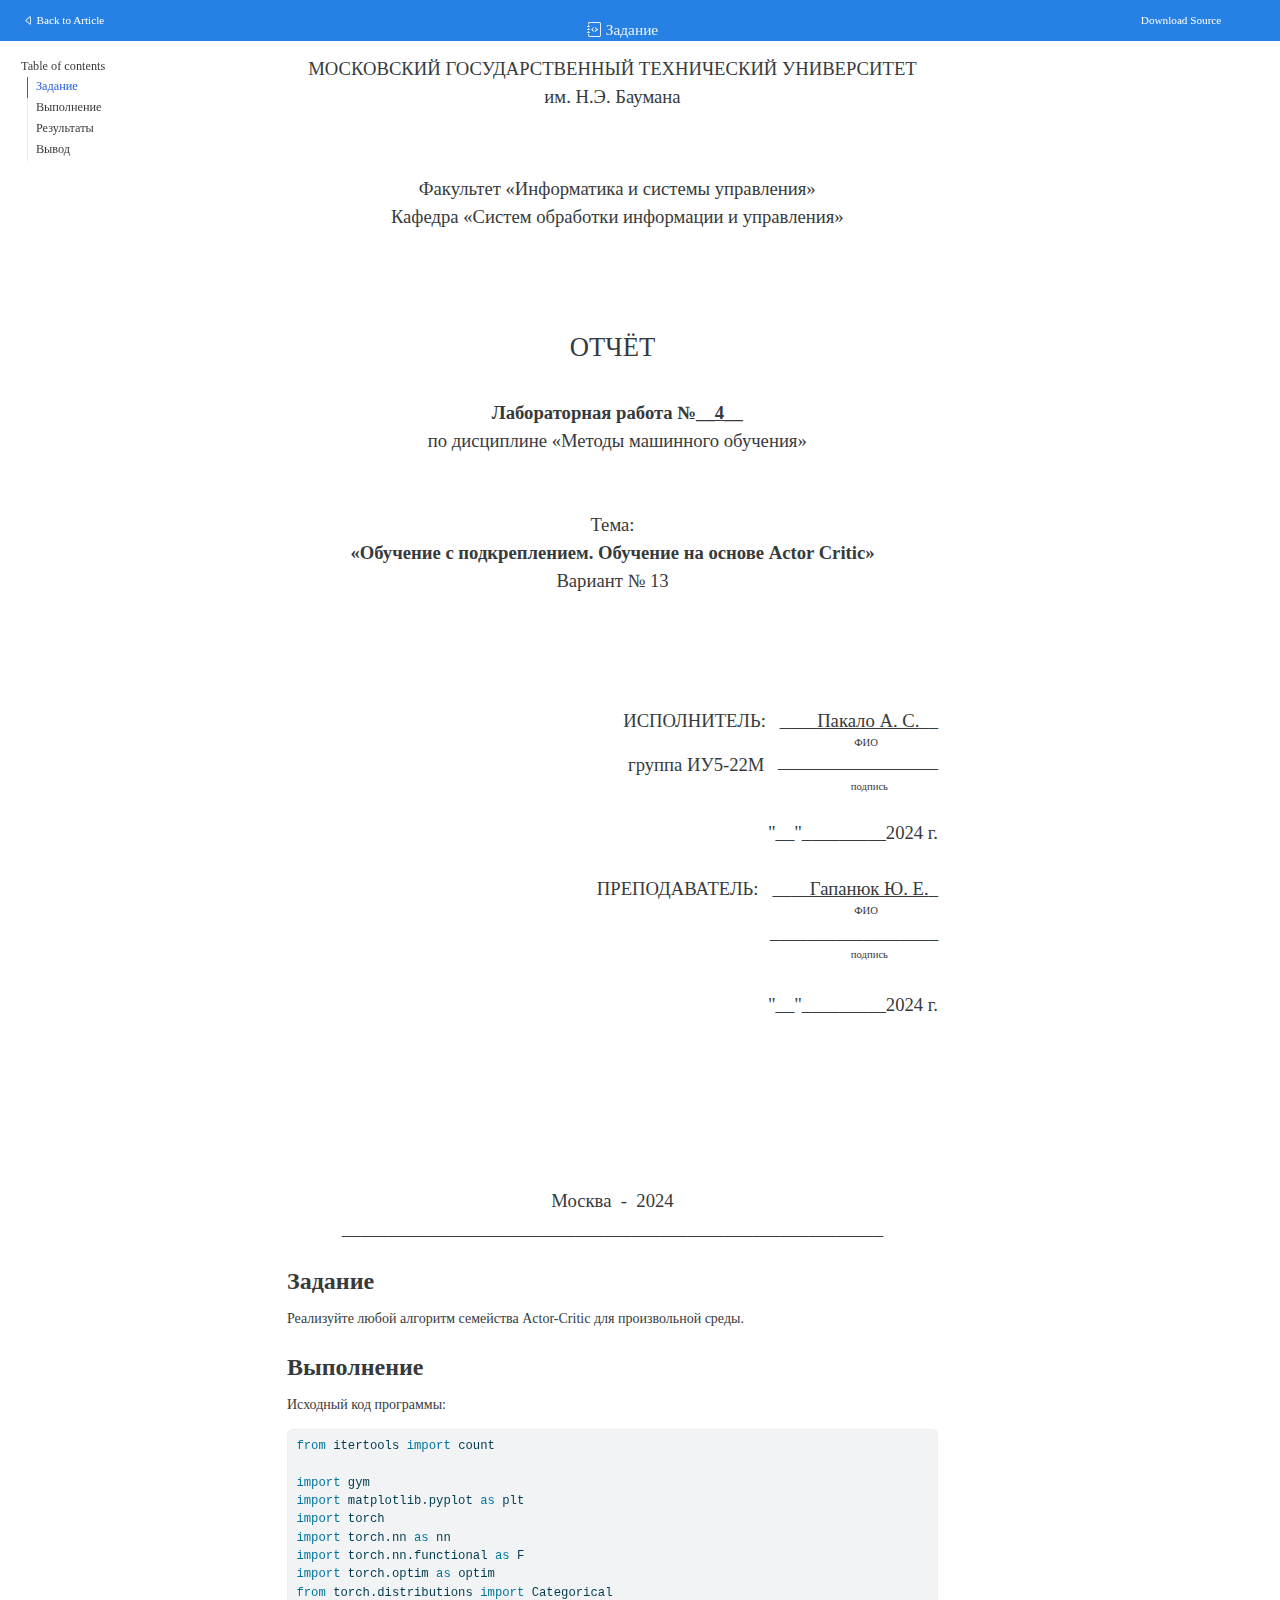
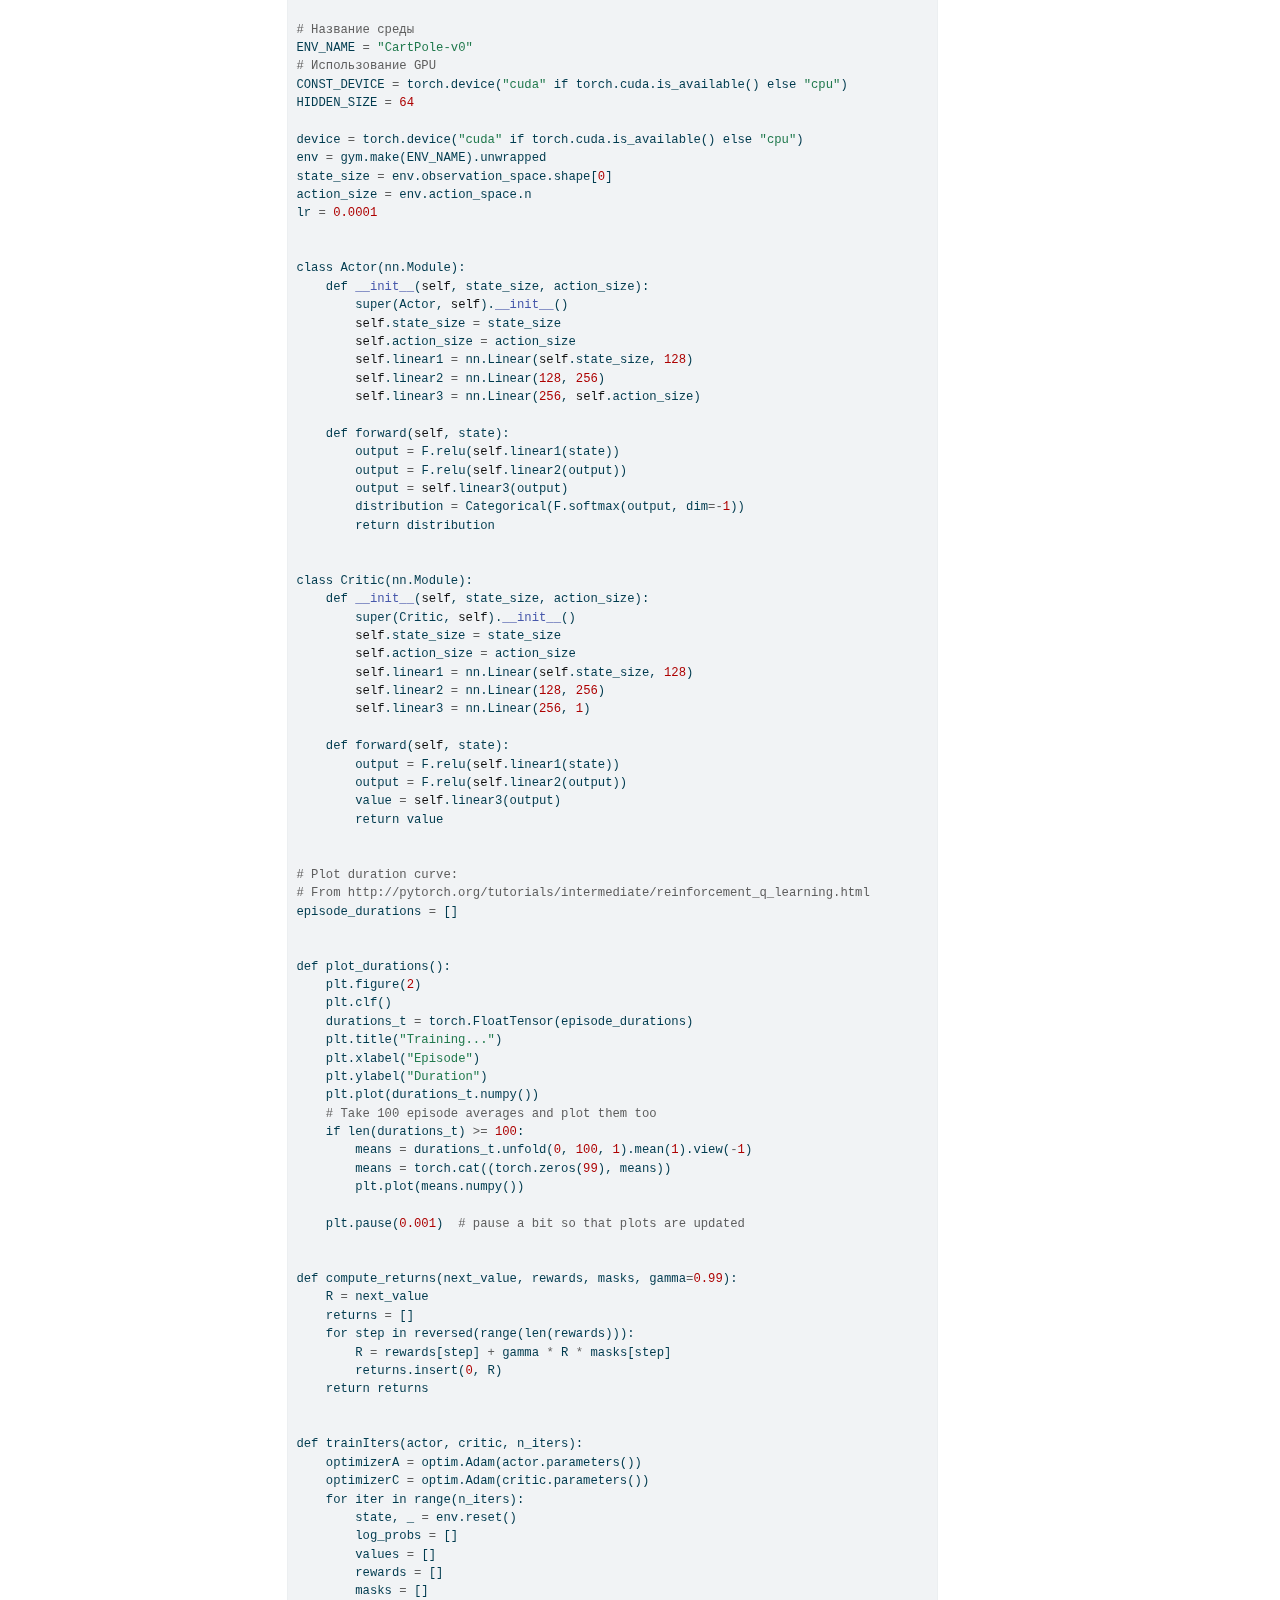
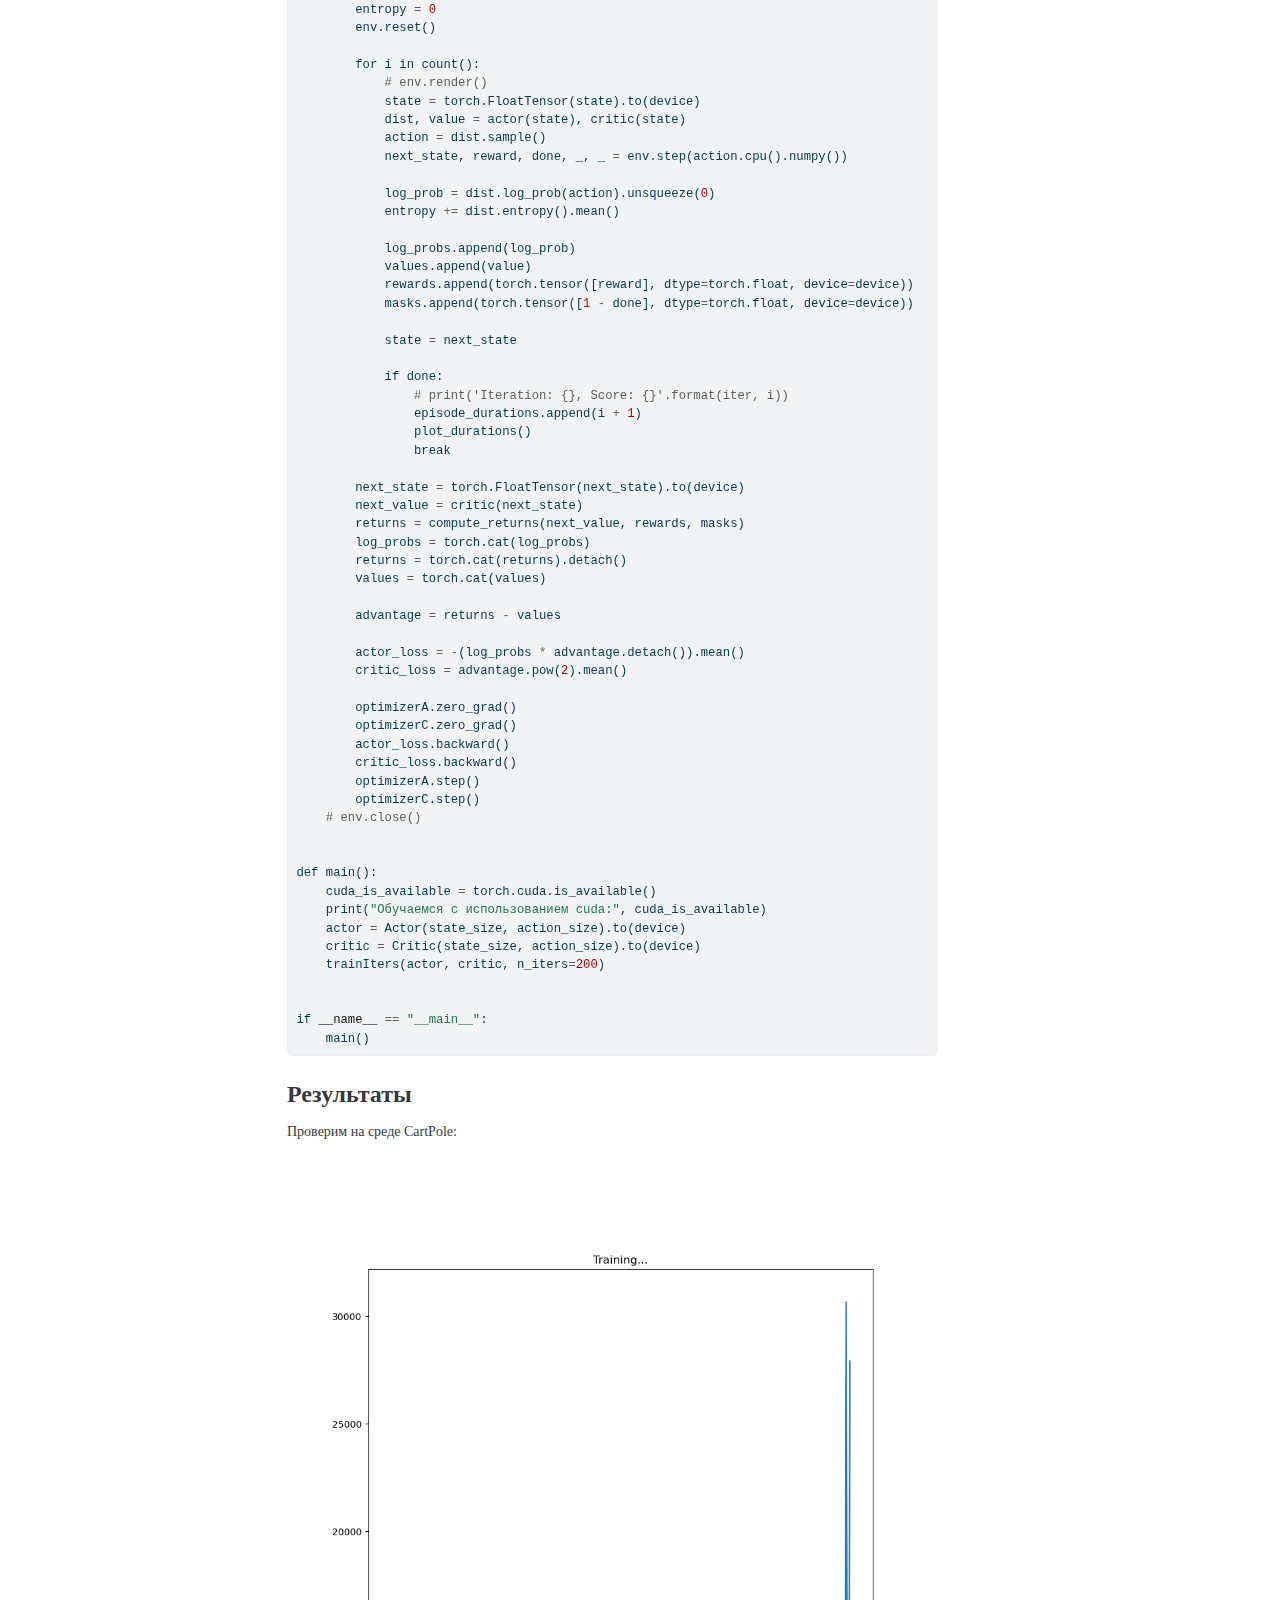
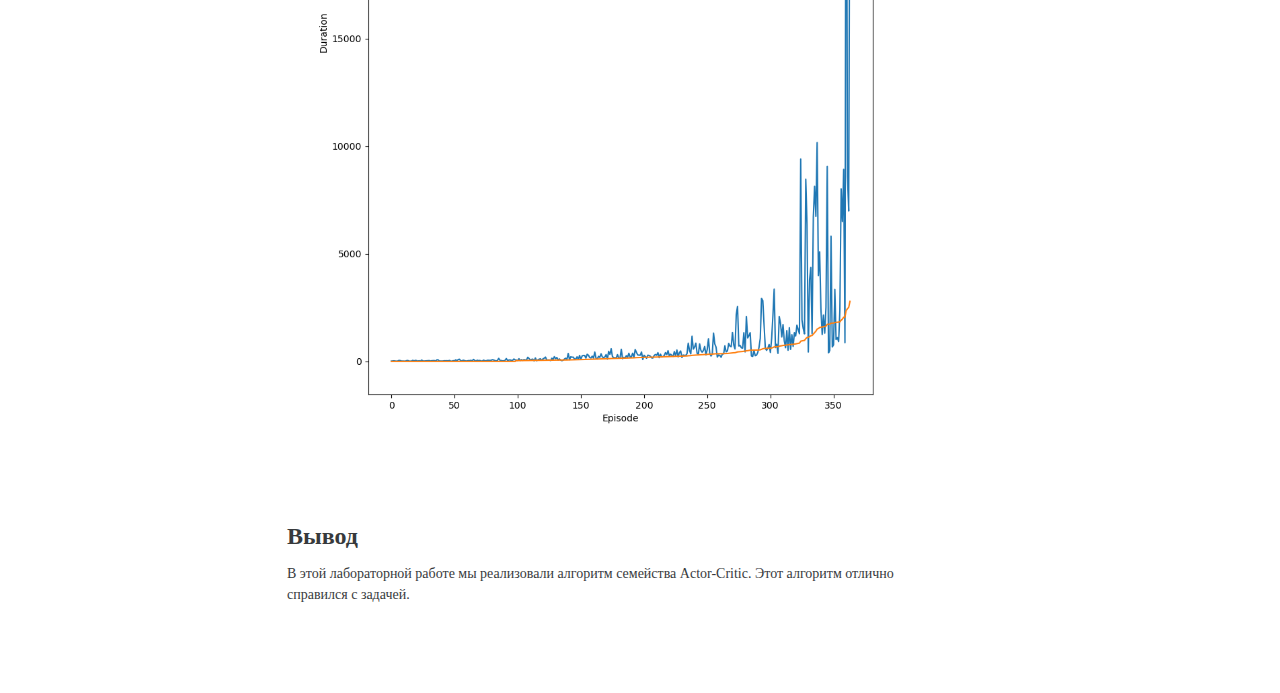
<file: reports/_manuscript/actor_critic/actor_critic-preview.html>
<!DOCTYPE html>
<html xmlns="http://www.w3.org/1999/xhtml" lang="en" xml:lang="en"><head>
    <meta charset="utf-8">
    <meta name="generator" content="quarto-1.4.550">

    <meta name="viewport" content="width=device-width, initial-scale=1.0, user-scalable=yes">


    <title>actor_critic</title>
    <style>
      code{white-space: pre-wrap;}
      span.smallcaps{font-variant: small-caps;}
      div.columns{display: flex; gap: min(4vw, 1.5em);}
      div.column{flex: auto; overflow-x: auto;}
      div.hanging-indent{margin-left: 1.5em; text-indent: -1.5em;}
      ul.task-list{list-style: none;}
      ul.task-list li input[type="checkbox"] {
        width: 0.8em;
        margin: 0 0.8em 0.2em -1em; /* quarto-specific, see https://github.com/quarto-dev/quarto-cli/issues/4556 */ 
        vertical-align: middle;
      }
      /* CSS for syntax highlighting */
      pre > code.sourceCode { white-space: pre; position: relative; }
      pre > code.sourceCode > span { line-height: 1.25; }
      pre > code.sourceCode > span:empty { height: 1.2em; }
      .sourceCode { overflow: visible; }
      code.sourceCode > span { color: inherit; text-decoration: inherit; }
      div.sourceCode { margin: 1em 0; }
      pre.sourceCode { margin: 0; }
      @media screen {
      div.sourceCode { overflow: auto; }
      }
      @media print {
      pre > code.sourceCode { white-space: pre-wrap; }
      pre > code.sourceCode > span { text-indent: -5em; padding-left: 5em; }
      }
      pre.numberSource code
        { counter-reset: source-line 0; }
      pre.numberSource code > span
        { position: relative; left: -4em; counter-increment: source-line; }
      pre.numberSource code > span > a:first-child::before
        { content: counter(source-line);
          position: relative; left: -1em; text-align: right; vertical-align: baseline;
          border: none; display: inline-block;
          -webkit-touch-callout: none; -webkit-user-select: none;
          -khtml-user-select: none; -moz-user-select: none;
          -ms-user-select: none; user-select: none;
          padding: 0 4px; width: 4em;
        }
      pre.numberSource { margin-left: 3em;  padding-left: 4px; }
      div.sourceCode
        {   }
      @media screen {
      pre > code.sourceCode > span > a:first-child::before { text-decoration: underline; }
      }
    </style>

    <style>
      body.hypothesis-enabled #quarto-embed-header {
        padding-right: 36px;
      }

      #quarto-embed-header {
        height: 3em;
        width: 100%;
        display: flex;
        justify-content: space-between;
        align-items: center;
        border-bottom: solid 1px;
      }

      #quarto-embed-header h6 {
        font-size: 1.1em;
        padding-top: 0.6em;
        margin-left: 1em;
        margin-right: 1em;
        font-weight: 400;
      }

      #quarto-embed-header a.quarto-back-link,
      #quarto-embed-header a.quarto-download-embed {
        font-size: 0.8em;
        margin-top: 1em;
        margin-bottom: 1em;
        margin-left: 1em;
        margin-right: 1em;
      }

      .quarto-back-container {
        padding-left: 0.5em;
        display: flex;
      }

      .headroom {
          will-change: transform;
          transition: transform 200ms linear;
      }

      .headroom--pinned {
          transform: translateY(0%);
      }

      .headroom--unpinned {
          transform: translateY(-100%);
      }      
    </style>

    <script>
    window.document.addEventListener("DOMContentLoaded", function () {

      var header = window.document.querySelector("#quarto-embed-header");
      const titleBannerEl = window.document.querySelector("body > #title-block-header");
      if (titleBannerEl) {
        titleBannerEl.style.paddingTop = header.clientHeight + "px";
      }
      const contentEl = window.document.getElementById('quarto-content');
      for (const child of contentEl.children) {
        child.style.paddingTop = header.clientHeight + "px";
        child.style.marginTop = "1em";
      }

      // Use the article root if the `back` call doesn't work. This isn't perfect
      // but should typically work
      window.quartoBackToArticle = () => {
        var currentUrl = window.location.href;
        window.history.back();
        setTimeout(() => {
            // if location was not changed in 100 ms, then there is no history back
            if(currentUrl === window.location.href){              
                // redirect to site root
                window.location.href = "../index.html";
            }
        }, 100);
      }

      const headroom = new window.Headroom(header, {
        tolerance: 5,
        onPin: function () {
        },
        onUnpin: function () {
        },
      });
      headroom.init();
    });
    </script>

    
<script src="../site_libs/manuscript-notebook/headroom.min.js"></script>
<script src="../site_libs/clipboard/clipboard.min.js"></script>
<script src="../site_libs/quarto-html/quarto.js"></script>
<script src="../site_libs/quarto-html/popper.min.js"></script>
<script src="../site_libs/quarto-html/tippy.umd.min.js"></script>
<script src="../site_libs/quarto-html/anchor.min.js"></script>
<link href="../site_libs/quarto-html/tippy.css" rel="stylesheet">
<link href="../site_libs/quarto-html/quarto-syntax-highlighting.css" rel="stylesheet" id="quarto-text-highlighting-styles">
<script src="../site_libs/bootstrap/bootstrap.min.js"></script>
<link href="../site_libs/bootstrap/bootstrap-icons.css" rel="stylesheet">
<link href="../site_libs/bootstrap/bootstrap.min.css" rel="stylesheet" id="quarto-bootstrap" data-mode="light">
<script src="../site_libs/quarto-contrib/glightbox/glightbox.min.js"></script>
<link href="../site_libs/quarto-contrib/glightbox/glightbox.min.css" rel="stylesheet">
<link href="../site_libs/quarto-contrib/glightbox/lightbox.css" rel="stylesheet">
     <script async="" src="https://hypothes.is/embed.js"></script>
<script>
  window.document.addEventListener("DOMContentLoaded", function (_event) {
    document.body.classList.add('hypothesis-enabled');
  });
</script>  
        <link rel="stylesheet" href="../report.styles.scss">
      </head>

  <body bgcolor="white" lang="RU" style="tab-interval: 36pt; word-wrap: break-word" class="quarto-notebook">
    <div id="quarto-embed-header" class="headroom fixed-top bg-primary">
      
      <a onclick="window.quartoBackToArticle(); return false;" class="btn btn-primary quarto-back-link" href=""><i class="bi bi-caret-left"></i> Back to Article</a>
      <h6><i class="bi bi-journal-code"></i> Задание</h6>

            <a href="../actor_critic/actor_critic.qmd" class="btn btn-primary quarto-download-embed" download="actor_critic.qmd">Download Source</a>
          </div>

     <div id="quarto-content" class="page-columns page-rows-contents page-layout-article toc-left">
<div id="quarto-sidebar-toc-left" class="sidebar toc-left">
  <nav id="TOC" role="doc-toc" class="toc-active">
    <h2 id="toc-title">Table of contents</h2>
   
  <ul>
  <li><a href="#задание" id="toc-задание" class="nav-link active" data-scroll-target="#задание">Задание</a></li>
  <li><a href="#выполнение" id="toc-выполнение" class="nav-link" data-scroll-target="#выполнение">Выполнение</a></li>
  <li><a href="#результаты" id="toc-результаты" class="nav-link" data-scroll-target="#результаты">Результаты</a></li>
  <li><a href="#вывод" id="toc-вывод" class="nav-link" data-scroll-target="#вывод">Вывод</a></li>
  </ul>
</nav>
</div>
<div id="quarto-margin-sidebar" class="sidebar margin-sidebar">
</div>
<main class="content quarto-banner-title-block" id="quarto-document-content">          
        <style>
            <!--
             /* Font Definitions */
             @font-face
                {font-family:"Cambria Math";
                panose-1:2 4 5 3 5 4 6 3 2 4;
                mso-font-charset:204;
                mso-generic-font-family:roman;
                mso-font-pitch:variable;
                mso-font-signature:-536869121 1107305727 33554432 0 415 0;}
            @font-face
                {font-family:Georgia;
                panose-1:2 4 5 2 5 4 5 2 3 3;
                mso-font-charset:204;
                mso-generic-font-family:roman;
                mso-font-pitch:variable;
                mso-font-signature:647 0 0 0 159 0;}
             /* Style Definitions */
             p.MsoNormal, li.MsoNormal, div.MsoNormal
                {mso-style-unhide:no;
                mso-style-qformat:yes;
                mso-style-parent:"";
                margin:0cm;
                mso-pagination:none;
                font-size:12.0pt;
                font-family:"Times New Roman",serif;
                mso-fareast-font-family:"Times New Roman";}
            h1
                {mso-style-priority:9;
                mso-style-unhide:no;
                mso-style-qformat:yes;
                mso-style-next:Обычный;
                margin-top:24.0pt;
                margin-right:0cm;
                margin-bottom:6.0pt;
                margin-left:0cm;
                mso-pagination:lines-together;
                page-break-after:avoid;
                mso-outline-level:1;
                font-size:24.0pt;
                font-family:"Times New Roman",serif;
                mso-font-kerning:0pt;
                mso-bidi-font-weight:normal;}
            h2
                {mso-style-noshow:yes;
                mso-style-priority:9;
                mso-style-qformat:yes;
                mso-style-next:Обычный;
                margin-top:18.0pt;
                margin-right:0cm;
                margin-bottom:4.0pt;
                margin-left:0cm;
                mso-pagination:lines-together;
                page-break-after:avoid;
                mso-outline-level:2;
                font-size:18.0pt;
                font-family:"Times New Roman",serif;
                mso-bidi-font-weight:normal;}
            h3
                {mso-style-noshow:yes;
                mso-style-priority:9;
                mso-style-qformat:yes;
                mso-style-next:Обычный;
                margin-top:14.0pt;
                margin-right:0cm;
                margin-bottom:4.0pt;
                margin-left:0cm;
                mso-pagination:lines-together;
                page-break-after:avoid;
                mso-outline-level:3;
                font-size:14.0pt;
                font-family:"Times New Roman",serif;
                mso-bidi-font-weight:normal;}
            h4
                {mso-style-noshow:yes;
                mso-style-priority:9;
                mso-style-qformat:yes;
                mso-style-next:Обычный;
                margin-top:12.0pt;
                margin-right:0cm;
                margin-bottom:2.0pt;
                margin-left:0cm;
                mso-pagination:lines-together;
                page-break-after:avoid;
                mso-outline-level:4;
                font-size:12.0pt;
                font-family:"Times New Roman",serif;
                mso-bidi-font-weight:normal;}
            h5
                {mso-style-noshow:yes;
                mso-style-priority:9;
                mso-style-qformat:yes;
                mso-style-next:Обычный;
                margin-top:11.0pt;
                margin-right:0cm;
                margin-bottom:2.0pt;
                margin-left:0cm;
                mso-pagination:lines-together;
                page-break-after:avoid;
                mso-outline-level:5;
                font-size:11.0pt;
                font-family:"Times New Roman",serif;
                mso-bidi-font-weight:normal;}
            h6
                {mso-style-noshow:yes;
                mso-style-priority:9;
                mso-style-qformat:yes;
                mso-style-next:Обычный;
                margin-top:10.0pt;
                margin-right:0cm;
                margin-bottom:2.0pt;
                margin-left:0cm;
                mso-pagination:lines-together;
                page-break-after:avoid;
                mso-outline-level:6;
                font-size:10.0pt;
                font-family:"Times New Roman",serif;
                mso-bidi-font-weight:normal;}
            p.MsoHeader, li.MsoHeader, div.MsoHeader
                {mso-style-priority:99;
                mso-style-link:"Верхний колонтитул Знак";
                margin:0cm;
                mso-pagination:none;
                tab-stops:center 233.85pt right 467.75pt;
                font-size:12.0pt;
                font-family:"Times New Roman",serif;
                mso-fareast-font-family:"Times New Roman";}
            p.MsoFooter, li.MsoFooter, div.MsoFooter
                {mso-style-priority:99;
                mso-style-link:"Нижний колонтитул Знак";
                margin:0cm;
                mso-pagination:none;
                tab-stops:center 233.85pt right 467.75pt;
                font-size:12.0pt;
                font-family:"Times New Roman",serif;
                mso-fareast-font-family:"Times New Roman";}
            p.MsoCaption, li.MsoCaption, div.MsoCaption
                {mso-style-priority:35;
                mso-style-qformat:yes;
                mso-style-next:Обычный;
                margin-top:0cm;
                margin-right:0cm;
                margin-bottom:10.0pt;
                margin-left:0cm;
                mso-pagination:none;
                font-size:9.0pt;
                font-family:"Times New Roman",serif;
                mso-fareast-font-family:"Times New Roman";
                color:#1F497D;
                mso-themecolor:text2;
                font-style:italic;}
            p.MsoTitle, li.MsoTitle, div.MsoTitle
                {mso-style-priority:10;
                mso-style-unhide:no;
                mso-style-qformat:yes;
                mso-style-next:Обычный;
                margin-top:24.0pt;
                margin-right:0cm;
                margin-bottom:6.0pt;
                margin-left:0cm;
                mso-pagination:lines-together;
                page-break-after:avoid;
                font-size:36.0pt;
                font-family:"Times New Roman",serif;
                mso-fareast-font-family:"Times New Roman";
                font-weight:bold;
                mso-bidi-font-weight:normal;}
            p.MsoSubtitle, li.MsoSubtitle, div.MsoSubtitle
                {mso-style-priority:11;
                mso-style-unhide:no;
                mso-style-qformat:yes;
                mso-style-next:Обычный;
                margin-top:18.0pt;
                margin-right:0cm;
                margin-bottom:4.0pt;
                margin-left:0cm;
                mso-pagination:lines-together;
                page-break-after:avoid;
                font-size:24.0pt;
                font-family:"Georgia",serif;
                mso-fareast-font-family:Georgia;
                mso-bidi-font-family:Georgia;
                color:#666666;
                font-style:italic;
                mso-bidi-font-style:normal;}
            p.MsoListParagraph, li.MsoListParagraph, div.MsoListParagraph
                {mso-style-priority:34;
                mso-style-unhide:no;
                mso-style-qformat:yes;
                margin-top:0cm;
                margin-right:0cm;
                margin-bottom:0cm;
                margin-left:36.0pt;
                mso-add-space:auto;
                mso-pagination:none;
                font-size:12.0pt;
                font-family:"Times New Roman",serif;
                mso-fareast-font-family:"Times New Roman";}
            p.MsoListParagraphCxSpFirst, li.MsoListParagraphCxSpFirst, div.MsoListParagraphCxSpFirst
                {mso-style-priority:34;
                mso-style-unhide:no;
                mso-style-qformat:yes;
                mso-style-type:export-only;
                margin-top:0cm;
                margin-right:0cm;
                margin-bottom:0cm;
                margin-left:36.0pt;
                mso-add-space:auto;
                mso-pagination:none;
                font-size:12.0pt;
                font-family:"Times New Roman",serif;
                mso-fareast-font-family:"Times New Roman";}
            p.MsoListParagraphCxSpMiddle, li.MsoListParagraphCxSpMiddle, div.MsoListParagraphCxSpMiddle
                {mso-style-priority:34;
                mso-style-unhide:no;
                mso-style-qformat:yes;
                mso-style-type:export-only;
                margin-top:0cm;
                margin-right:0cm;
                margin-bottom:0cm;
                margin-left:36.0pt;
                mso-add-space:auto;
                mso-pagination:none;
                font-size:12.0pt;
                font-family:"Times New Roman",serif;
                mso-fareast-font-family:"Times New Roman";}
            p.MsoListParagraphCxSpLast, li.MsoListParagraphCxSpLast, div.MsoListParagraphCxSpLast
                {mso-style-priority:34;
                mso-style-unhide:no;
                mso-style-qformat:yes;
                mso-style-type:export-only;
                margin-top:0cm;
                margin-right:0cm;
                margin-bottom:0cm;
                margin-left:36.0pt;
                mso-add-space:auto;
                mso-pagination:none;
                font-size:12.0pt;
                font-family:"Times New Roman",serif;
                mso-fareast-font-family:"Times New Roman";}
            span.a
                {mso-style-name:"Верхний колонтитул Знак";
                mso-style-priority:99;
                mso-style-unhide:no;
                mso-style-locked:yes;
                mso-style-link:"Верхний колонтитул";}
            span.a0
                {mso-style-name:"Нижний колонтитул Знак";
                mso-style-priority:99;
                mso-style-unhide:no;
                mso-style-locked:yes;
                mso-style-link:"Нижний колонтитул";}
            p.a1, li.a1, div.a1
                {mso-style-name:"Отчёт Основной текст";
                mso-style-unhide:no;
                mso-style-qformat:yes;
                margin:0cm;
                text-align:justify;
                text-indent:35.45pt;
                line-height:150%;
                mso-pagination:widow-orphan lines-together;
                font-size:14.0pt;
                mso-bidi-font-size:12.0pt;
                font-family:"Times New Roman",serif;
                mso-fareast-font-family:"Times New Roman";}
            p.a2, li.a2, div.a2
                {mso-style-name:"Отчёт Заголовок";
                mso-style-unhide:no;
                mso-style-qformat:yes;
                mso-style-parent:"Отчёт Основной текст";
                margin-top:22.0pt;
                margin-right:0cm;
                margin-bottom:0cm;
                margin-left:0cm;
                text-align:center;
                line-height:150%;
                mso-pagination:widow-orphan;
                page-break-after:avoid;
                mso-outline-level:1;
                font-size:16.0pt;
                mso-bidi-font-size:12.0pt;
                font-family:"Times New Roman",serif;
                mso-fareast-font-family:"Times New Roman";
                font-weight:bold;
                mso-bidi-font-weight:normal;}
            p.a3, li.a3, div.a3
                {mso-style-name:"Отчёт Подзаголовок";
                mso-style-unhide:no;
                mso-style-qformat:yes;
                mso-style-parent:"Отчёт Заголовок";
                margin-top:22.0pt;
                margin-right:0cm;
                margin-bottom:0cm;
                margin-left:0cm;
                text-align:center;
                line-height:150%;
                mso-pagination:widow-orphan;
                page-break-after:avoid;
                mso-outline-level:2;
                font-size:14.0pt;
                mso-bidi-font-size:12.0pt;
                font-family:"Times New Roman",serif;
                mso-fareast-font-family:"Times New Roman";
                font-weight:bold;
                mso-bidi-font-weight:normal;}
            p.a4, li.a4, div.a4
                {mso-style-name:"Отчёт Рисунок";
                mso-style-unhide:no;
                mso-style-qformat:yes;
                mso-style-parent:"Отчёт Основной текст";
                margin:0cm;
                text-align:center;
                line-height:150%;
                mso-pagination:widow-orphan lines-together;
                font-size:14.0pt;
                mso-bidi-font-size:12.0pt;
                font-family:"Times New Roman",serif;
                mso-fareast-font-family:"Times New Roman";}
            span.SpellE
                {mso-style-name:"";
                mso-spl-e:yes;}
            span.GramE
                {mso-style-name:"";
                mso-gram-e:yes;}
            .MsoChpDefault
                {mso-style-type:export-only;
                mso-default-props:yes;
                font-size:12.0pt;
                mso-ansi-font-size:12.0pt;
                mso-bidi-font-size:12.0pt;
                mso-font-kerning:0pt;
                mso-ligatures:none;}
            .MsoPapDefault
                {mso-style-type:export-only;
                mso-pagination:none;}
             /* Page Definitions */
             @page
                {mso-footnote-separator:url("Борисочкин%20М.%20И.%20ИУ5-21М%20ЛР1%20Отчёт.files/header.htm") fs;
                mso-footnote-continuation-separator:url("Борисочкин%20М.%20И.%20ИУ5-21М%20ЛР1%20Отчёт.files/header.htm") fcs;
                mso-endnote-separator:url("Борисочкин%20М.%20И.%20ИУ5-21М%20ЛР1%20Отчёт.files/header.htm") es;
                mso-endnote-continuation-separator:url("Борисочкин%20М.%20И.%20ИУ5-21М%20ЛР1%20Отчёт.files/header.htm") ecs;}
            @page WordSection1
                {size:595.3pt 841.9pt;
                margin:2.0cm 42.5pt 2.0cm 3.0cm;
                mso-header-margin:0cm;
                mso-footer-margin:36.0pt;
                mso-page-numbers:1;
                mso-title-page:yes;
                mso-footer:url("Борисочкин%20М.%20И.%20ИУ5-21М%20ЛР1%20Отчёт.files/header.htm") f1;
                mso-paper-source:0;}
            div.WordSection1
                {page:WordSection1;}
             /* List Definitions */
             @list l0
                {mso-list-id:862717626;
                mso-list-type:hybrid;
                mso-list-template-ids:1644094650 68747279 68747289 68747291 68747279 68747289 68747291 68747279 68747289 68747291;}
            @list l0:level1
                {mso-level-tab-stop:none;
                mso-level-number-position:left;
                margin-left:71.45pt;
                text-indent:-18.0pt;}
            @list l0:level2
                {mso-level-number-format:alpha-lower;
                mso-level-tab-stop:none;
                mso-level-number-position:left;
                margin-left:107.45pt;
                text-indent:-18.0pt;}
            @list l0:level3
                {mso-level-number-format:roman-lower;
                mso-level-tab-stop:none;
                mso-level-number-position:right;
                margin-left:143.45pt;
                text-indent:-9.0pt;}
            @list l0:level4
                {mso-level-tab-stop:none;
                mso-level-number-position:left;
                margin-left:179.45pt;
                text-indent:-18.0pt;}
            @list l0:level5
                {mso-level-number-format:alpha-lower;
                mso-level-tab-stop:none;
                mso-level-number-position:left;
                margin-left:215.45pt;
                text-indent:-18.0pt;}
            @list l0:level6
                {mso-level-number-format:roman-lower;
                mso-level-tab-stop:none;
                mso-level-number-position:right;
                margin-left:251.45pt;
                text-indent:-9.0pt;}
            @list l0:level7
                {mso-level-tab-stop:none;
                mso-level-number-position:left;
                margin-left:287.45pt;
                text-indent:-18.0pt;}
            @list l0:level8
                {mso-level-number-format:alpha-lower;
                mso-level-tab-stop:none;
                mso-level-number-position:left;
                margin-left:323.45pt;
                text-indent:-18.0pt;}
            @list l0:level9
                {mso-level-number-format:roman-lower;
                mso-level-tab-stop:none;
                mso-level-number-position:right;
                margin-left:359.45pt;
                text-indent:-9.0pt;}
            @list l1
                {mso-list-id:1678457930;
                mso-list-type:hybrid;
                mso-list-template-ids:922782694 68747279 68747289 68747291 68747279 68747289 68747291 68747279 68747289 68747291;}
            @list l1:level1
                {mso-level-tab-stop:none;
                mso-level-number-position:left;
                margin-left:71.45pt;
                text-indent:-18.0pt;}
            @list l1:level2
                {mso-level-number-format:alpha-lower;
                mso-level-tab-stop:none;
                mso-level-number-position:left;
                margin-left:107.45pt;
                text-indent:-18.0pt;}
            @list l1:level3
                {mso-level-number-format:roman-lower;
                mso-level-tab-stop:none;
                mso-level-number-position:right;
                margin-left:143.45pt;
                text-indent:-9.0pt;}
            @list l1:level4
                {mso-level-tab-stop:none;
                mso-level-number-position:left;
                margin-left:179.45pt;
                text-indent:-18.0pt;}
            @list l1:level5
                {mso-level-number-format:alpha-lower;
                mso-level-tab-stop:none;
                mso-level-number-position:left;
                margin-left:215.45pt;
                text-indent:-18.0pt;}
            @list l1:level6
                {mso-level-number-format:roman-lower;
                mso-level-tab-stop:none;
                mso-level-number-position:right;
                margin-left:251.45pt;
                text-indent:-9.0pt;}
            @list l1:level7
                {mso-level-tab-stop:none;
                mso-level-number-position:left;
                margin-left:287.45pt;
                text-indent:-18.0pt;}
            @list l1:level8
                {mso-level-number-format:alpha-lower;
                mso-level-tab-stop:none;
                mso-level-number-position:left;
                margin-left:323.45pt;
                text-indent:-18.0pt;}
            @list l1:level9
                {mso-level-number-format:roman-lower;
                mso-level-tab-stop:none;
                mso-level-number-position:right;
                margin-left:359.45pt;
                text-indent:-9.0pt;}
            ol
                {margin-bottom:0cm;}
            ul
                {margin-bottom:0cm;}
            -->
        </style>
        <!--[if gte mso 10]>
            <style>
                /* Style Definitions */
                table.MsoNormalTable {
                    mso-style-name: "Обычная таблица";
                    mso-tstyle-rowband-size: 0;
                    mso-tstyle-colband-size: 0;
                    mso-style-noshow: yes;
                    mso-style-priority: 99;
                    mso-style-parent: "";
                    mso-padding-alt: 0cm 5.4pt 0cm 5.4pt;
                    mso-para-margin: 0cm;
                    mso-pagination: none;
                    font-size: 12pt;
                    font-family: "Times New Roman", serif;
                }
                table.MsoTableGrid {
                    mso-style-name: "Сетка таблицы";
                    mso-tstyle-rowband-size: 0;
                    mso-tstyle-colband-size: 0;
                    mso-style-priority: 39;
                    mso-style-unhide: no;
                    border: solid windowtext 1pt;
                    mso-border-alt: solid windowtext 0.5pt;
                    mso-padding-alt: 0cm 5.4pt 0cm 5.4pt;
                    mso-border-insideh: 0.5pt solid windowtext;
                    mso-border-insidev: 0.5pt solid windowtext;
                    mso-para-margin: 0cm;
                    mso-pagination: none;
                    font-size: 12pt;
                    font-family: "Times New Roman", serif;
                }
                table.TableNormal {
                    mso-style-name: "Table Normal";
                    mso-tstyle-rowband-size: 0;
                    mso-tstyle-colband-size: 0;
                    mso-style-unhide: no;
                    mso-style-parent: "";
                    mso-padding-alt: 0cm 0cm 0cm 0cm;
                    mso-para-margin: 0cm;
                    mso-pagination: none;
                    font-size: 12pt;
                    font-family: "Times New Roman", serif;
                }
            </style>
        <![endif]-->
    

    
        <div class="WordSection1">
            <p class="MsoNormal" align="center" style="
                    text-align: center;
                    border: none;
                    mso-padding-alt: 31pt 31pt 31pt 31pt;
                    mso-border-shadow: yes;
                ">
                <span style="font-size: 14pt">МОСКОВСКИЙ ГОСУДАРСТВЕННЫЙ ТЕХНИЧЕСКИЙ УНИВЕРСИТЕТ<o:p></o:p></span>
            </p>

            <p class="MsoNormal" align="center" style="
                    text-align: center;
                    border: none;
                    mso-padding-alt: 31pt 31pt 31pt 31pt;
                    mso-border-shadow: yes;
                ">
                <span style="font-size: 14pt">им. Н.Э. Баумана<o:p></o:p></span>
            </p>

            <p class="MsoNormal" align="center" style="
                    text-align: center;
                    border: none;
                    mso-padding-alt: 31pt 31pt 31pt 31pt;
                    mso-border-shadow: yes;
                ">
                <span style="font-size: 16pt"><o:p>&nbsp;</o:p></span>
            </p>

            <p class="MsoNormal" align="center" style="
                    text-align: center;
                    border: none;
                    mso-padding-alt: 31pt 31pt 31pt 31pt;
                    mso-border-shadow: yes;
                ">
                <span style="font-size: 16pt"><o:p>&nbsp;</o:p></span>
            </p>

            <p class="MsoNormal" align="center" style="
                    margin-right: -7.15pt;
                    text-align: center;
                    border: none;
                    mso-padding-alt: 31pt 31pt 31pt 31pt;
                    mso-border-shadow: yes;
                ">
                <span style="font-size: 14pt">Факультет «Информатика и системы управления»<o:p></o:p></span>
            </p>

            <p class="MsoNormal" align="center" style="
                    margin-right: -7.15pt;
                    text-align: center;
                    border: none;
                    mso-padding-alt: 31pt 31pt 31pt 31pt;
                    mso-border-shadow: yes;
                ">
                <span style="font-size: 14pt">Кафедра «Систем обработки информации и управления»<o:p></o:p></span>
            </p>

            <p class="MsoNormal" style="
                    border: none;
                    mso-padding-alt: 31pt 31pt 31pt 31pt;
                    mso-border-shadow: yes;
                ">
                <o:p>&nbsp;</o:p>
            </p>

            <p class="MsoNormal" style="
                    border: none;
                    mso-padding-alt: 31pt 31pt 31pt 31pt;
                    mso-border-shadow: yes;
                ">
                <o:p>&nbsp;</o:p>
            </p>

            <p class="MsoNormal" style="
                    border: none;
                    mso-padding-alt: 31pt 31pt 31pt 31pt;
                    mso-border-shadow: yes;
                ">
                <o:p>&nbsp;</o:p>
            </p>

            <p class="MsoNormal" style="
                    tab-stops: 35.4pt;
                    border: none;
                    mso-padding-alt: 31pt 31pt 31pt 31pt;
                    mso-border-shadow: yes;
                ">
                <o:p>&nbsp;</o:p>
            </p>

            <p class="MsoNormal" align="center" style="
                    text-align: center;
                    border: none;
                    mso-padding-alt: 31pt 31pt 31pt 31pt;
                    mso-border-shadow: yes;
                ">
                <a name="_gjdgxs" href=""></a><span style="font-size: 20pt">ОТЧЁТ<o:p></o:p></span>
            </p>

            <p class="MsoNormal" align="center" style="
                    margin-top: 0cm;
                    margin-right: -7.15pt;
                    margin-bottom: 0cm;
                    margin-left: -7.1pt;
                    margin-bottom: 0.0001pt;
                    text-align: center;
                    border: none;
                    mso-padding-alt: 31pt 31pt 31pt 31pt;
                    mso-border-shadow: yes;
                ">
                <b style="mso-bidi-font-weight: normal"><span style="font-size: 16pt"><o:p>&nbsp;</o:p></span></b>
            </p>

            <p class="MsoNormal" align="center" style="
                    margin-right: -7.15pt;
                    text-align: center;
                    border: none;
                    mso-padding-alt: 31pt 31pt 31pt 31pt;
                    mso-border-shadow: yes;
                ">
                <b style="mso-bidi-font-weight: normal"><span style="font-size: 14pt">Лабораторная работа №__<u>4</u>__ <o:p></o:p></span></b>
            </p>

            <p class="MsoNormal" align="center" style="
                    margin-right: -7.15pt;
                    text-align: center;
                    border: none;
                    mso-padding-alt: 31pt 31pt 31pt 31pt;
                    mso-border-shadow: yes;
                ">
                <span style="font-size: 14pt">по дисциплине<b style="mso-bidi-font-weight: normal"> </b>«Методы машинного обучения»<o:p></o:p></span>
            </p>

            <p class="MsoNormal" align="center" style="
                    text-align: center;
                    border: none;
                    mso-padding-alt: 31pt 31pt 31pt 31pt;
                    mso-border-shadow: yes;
                ">
                <span style="font-size: 14pt"><o:p>&nbsp;</o:p></span>
            </p>

            <p class="MsoNormal" align="center" style="
                    text-align: center;
                    border: none;
                    mso-padding-alt: 31pt 31pt 31pt 31pt;
                    mso-border-shadow: yes;
                ">
                <span style="font-size: 14pt"><o:p>&nbsp;</o:p></span>
            </p>

            <p class="MsoNormal" align="center" style="
                    text-align: center;
                    border: none;
                    mso-padding-alt: 31pt 31pt 31pt 31pt;
                    mso-border-shadow: yes;
                ">
                <span style="font-size: 14pt">Тема:</span>
            </p>
            <p class="MsoNormal" align="center" style="
                    text-align: center;
                    border: none;
                    mso-padding-alt: 31pt 31pt 31pt 31pt;
                    mso-border-shadow: yes;
                ">
                <span style="font-size: 14pt"><b>«Обучение с подкреплением. Обучение на основе Actor Critic»</b></span>
            </p>

            <p class="MsoNormal" align="center" style="
                    text-align: center;
                    border: none;
                    mso-padding-alt: 31pt 31pt 31pt 31pt;
                    mso-border-shadow: yes;
                ">
                <span style="font-size: 14pt">Вариант № 13</span>
            </p>
            <p class="MsoNormal" style="
                    border: none;
                    mso-padding-alt: 31pt 31pt 31pt 31pt;
                    mso-border-shadow: yes;
                ">
                <span style="font-size: 14pt"><o:p>&nbsp;</o:p></span>
            </p>

            <p class="MsoNormal" align="center" style="
                    text-align: center;
                    border: none;
                    mso-padding-alt: 31pt 31pt 31pt 31pt;
                    mso-border-shadow: yes;
                ">
                <span style="font-size: 14pt"><o:p>&nbsp;</o:p></span>
            </p>

            <p class="MsoNormal" align="center" style="
                    text-align: center;
                    border: none;
                    mso-padding-alt: 31pt 31pt 31pt 31pt;
                    mso-border-shadow: yes;
                ">
                <span style="font-size: 14pt"><o:p>&nbsp;</o:p></span>
            </p>

            <p class="MsoNormal" align="center" style="
                    text-align: center;
                    border: none;
                    mso-padding-alt: 31pt 31pt 31pt 31pt;
                    mso-border-shadow: yes;
                ">
                <span style="font-size: 14pt"><o:p>&nbsp;</o:p></span>
            </p>

            <p class="MsoNormal" align="right" style="
                    margin-left: 170.05pt;
                    text-align: right;
                    border: none;
                    mso-padding-alt: 31pt 31pt 31pt 31pt;
                    mso-border-shadow: yes;
                ">
                <span class="GramE"><span style="font-size: 14pt">ИСПОЛНИТЕЛЬ:<span style="mso-spacerun: yes">&nbsp; </span><span style="mso-spacerun: yes">&nbsp;</span></span></span><span style="font-size: 14pt">____<u>Пакало А. С.</u>__<o:p></o:p></span>
            </p>

            <p class="MsoNormal" style="display: flex; justify-content: right; text-indent: 177pt">
                <span style="margin-right: 60px; font-size: 8pt">ФИО</span>

        </p><div style="
        display: flex;
        justify-content: flex-end;

        ">
            <p class="MsoNormal" style="
        display: flex;
        justify-content: space-between;
        width: 310px;
        ">
                <span style="font-size: 14pt">группа ИУ5-22М</span>
        <span>____________________</span>
            </p>
        </div>

            <p class="MsoNormal" style="display: flex; justify-content: right; text-indent: 177pt">
                <span style="margin-right: 50px; font-size: 8pt">подпись</span>

            </p><p class="MsoNormal" style="margin-left: 212.55pt; text-indent: 177pt">
                <span style="font-size: 8pt"><o:p>&nbsp;</o:p></span>
            </p>

            <p class="MsoNormal" align="right" style="text-align: right">
                <span style="font-size: 14pt">"__"_________2024 г.<o:p></o:p></span>
            </p>

            <p class="MsoNormal" style="
                    text-indent: 177.2pt;
                    border: none;
                    mso-padding-alt: 31pt 31pt 31pt 31pt;
                    mso-border-shadow: yes;
                ">
                <span style="font-size: 14pt"><o:p>&nbsp;</o:p></span>
            </p>

            <p class="MsoNormal" align="right" style="
                    text-align: right;
                    border: none;
                    mso-padding-alt: 31pt 31pt 31pt 31pt;
                    mso-border-shadow: yes;
                ">
                <span class="GramE"><span style="font-size: 14pt">ПРЕПОДАВАТЕЛЬ:&nbsp;&nbsp;&nbsp;</span></span><span style="font-size: 14pt">____<u>Гапанюк Ю. Е.</u>_<o:p></o:p></span>
            </p>

            <p class="MsoNormal" style="display: flex; justify-content: right; text-indent: 177pt">
                <span style="margin-right: 60px; font-size: 8pt">ФИО</span>

            </p><p class="MsoNormal" align="right" style="margin-left: 177.15pt; text-align: right">
                <span style="font-size: 14pt"><span style="mso-spacerun: yes">&nbsp;</span>__________________<o:p></o:p></span>
            </p>

            <p class="MsoNormal" style="display: flex; justify-content: right; text-indent: 177pt">
                <span style="margin-right: 50px; font-size: 8pt">подпись</span>

            </p><p class="MsoNormal" align="right" style="text-align: right">
                <span style="font-size: 14pt"><o:p>&nbsp;</o:p></span>
            </p>

            <p class="MsoNormal" align="right" style="text-align: right">
                <span style="font-size: 14pt">"__"_________2024 г.<o:p></o:p></span>
            </p>

            <p class="MsoNormal" style="
                    border: none;
                    mso-padding-alt: 31pt 31pt 31pt 31pt;
                    mso-border-shadow: yes;
                ">
                <span style="font-size: 14pt"><o:p>&nbsp;</o:p></span>
            </p>

            <p class="MsoNormal" style="
                    border: none;
                    mso-padding-alt: 31pt 31pt 31pt 31pt;
                    mso-border-shadow: yes;
                ">
                <span style="font-size: 14pt"><o:p>&nbsp;</o:p></span>
            </p>

            <p class="MsoNormal" style="
                    border: none;
                    mso-padding-alt: 31pt 31pt 31pt 31pt;
                    mso-border-shadow: yes;
                ">
                <span style="font-size: 14pt"><o:p>&nbsp;</o:p></span>
            </p>

            <p class="MsoNormal" style="
                    border: none;
                    mso-padding-alt: 31pt 31pt 31pt 31pt;
                    mso-border-shadow: yes;
                ">
                <span style="font-size: 14pt"><o:p>&nbsp;</o:p></span>
            </p>

            <p class="MsoNormal" style="
                    border: none;
                    mso-padding-alt: 31pt 31pt 31pt 31pt;
                    mso-border-shadow: yes;
                ">
                <span style="font-size: 14pt"><o:p>&nbsp;</o:p></span>
            </p>

            <p class="MsoNormal" align="center" style="
                    text-align: center;
                    border: none;
                    mso-padding-alt: 31pt 31pt 31pt 31pt;
                    mso-border-shadow: yes;
                ">
                <span style="font-size: 14pt"><o:p>&nbsp;</o:p></span>
            </p>

            <p class="MsoNormal" align="center" style="
                    text-align: center;
                    border: none;
                    mso-padding-alt: 31pt 31pt 31pt 31pt;
                    mso-border-shadow: yes;
                ">
                <span class="GramE"><span style="font-size: 14pt">Москва<span style="mso-spacerun: yes">&nbsp; </span>-</span></span><span style="font-size: 14pt"><span style="mso-spacerun: yes">&nbsp; </span>2024<o:p></o:p></span>
            </p>

            <p class="MsoNormal" align="center" style="
                    text-align: center;
                    border: none;
                    mso-padding-alt: 31pt 31pt 31pt 31pt;
                    mso-border-shadow: yes;
                ">
                <span style="font-size: 14pt">__________________________________________________________<o:p></o:p></span>
            </p>
    
<section id="задание" class="level2">
<h2 class="anchored" data-anchor-id="задание">Задание</h2>
<p>Реализуйте любой алгоритм семейства Actor-Critic для произвольной среды.</p>
</section>
<section id="выполнение" class="level2">
<h2 class="anchored" data-anchor-id="выполнение">Выполнение</h2>
<p>Исходный код программы:</p>
<div class="sourceCode" id="cb1"><pre class="sourceCode python code-with-copy"><code class="sourceCode python"><span id="cb1-1"><a href="#cb1-1" aria-hidden="true" tabindex="-1"></a><span class="im">from</span> itertools <span class="im">import</span> count</span>
<span id="cb1-2"><a href="#cb1-2" aria-hidden="true" tabindex="-1"></a></span>
<span id="cb1-3"><a href="#cb1-3" aria-hidden="true" tabindex="-1"></a><span class="im">import</span> gym</span>
<span id="cb1-4"><a href="#cb1-4" aria-hidden="true" tabindex="-1"></a><span class="im">import</span> matplotlib.pyplot <span class="im">as</span> plt</span>
<span id="cb1-5"><a href="#cb1-5" aria-hidden="true" tabindex="-1"></a><span class="im">import</span> torch</span>
<span id="cb1-6"><a href="#cb1-6" aria-hidden="true" tabindex="-1"></a><span class="im">import</span> torch.nn <span class="im">as</span> nn</span>
<span id="cb1-7"><a href="#cb1-7" aria-hidden="true" tabindex="-1"></a><span class="im">import</span> torch.nn.functional <span class="im">as</span> F</span>
<span id="cb1-8"><a href="#cb1-8" aria-hidden="true" tabindex="-1"></a><span class="im">import</span> torch.optim <span class="im">as</span> optim</span>
<span id="cb1-9"><a href="#cb1-9" aria-hidden="true" tabindex="-1"></a><span class="im">from</span> torch.distributions <span class="im">import</span> Categorical</span>
<span id="cb1-10"><a href="#cb1-10" aria-hidden="true" tabindex="-1"></a></span>
<span id="cb1-11"><a href="#cb1-11" aria-hidden="true" tabindex="-1"></a><span class="co"># Название среды</span></span>
<span id="cb1-12"><a href="#cb1-12" aria-hidden="true" tabindex="-1"></a>ENV_NAME <span class="op">=</span> <span class="st">"CartPole-v0"</span></span>
<span id="cb1-13"><a href="#cb1-13" aria-hidden="true" tabindex="-1"></a><span class="co"># Использование GPU</span></span>
<span id="cb1-14"><a href="#cb1-14" aria-hidden="true" tabindex="-1"></a>CONST_DEVICE <span class="op">=</span> torch.device(<span class="st">"cuda"</span> <span class="cf">if</span> torch.cuda.is_available() <span class="cf">else</span> <span class="st">"cpu"</span>)</span>
<span id="cb1-15"><a href="#cb1-15" aria-hidden="true" tabindex="-1"></a>HIDDEN_SIZE <span class="op">=</span> <span class="dv">64</span></span>
<span id="cb1-16"><a href="#cb1-16" aria-hidden="true" tabindex="-1"></a></span>
<span id="cb1-17"><a href="#cb1-17" aria-hidden="true" tabindex="-1"></a>device <span class="op">=</span> torch.device(<span class="st">"cuda"</span> <span class="cf">if</span> torch.cuda.is_available() <span class="cf">else</span> <span class="st">"cpu"</span>)</span>
<span id="cb1-18"><a href="#cb1-18" aria-hidden="true" tabindex="-1"></a>env <span class="op">=</span> gym.make(ENV_NAME).unwrapped</span>
<span id="cb1-19"><a href="#cb1-19" aria-hidden="true" tabindex="-1"></a>state_size <span class="op">=</span> env.observation_space.shape[<span class="dv">0</span>]</span>
<span id="cb1-20"><a href="#cb1-20" aria-hidden="true" tabindex="-1"></a>action_size <span class="op">=</span> env.action_space.n</span>
<span id="cb1-21"><a href="#cb1-21" aria-hidden="true" tabindex="-1"></a>lr <span class="op">=</span> <span class="fl">0.0001</span></span>
<span id="cb1-22"><a href="#cb1-22" aria-hidden="true" tabindex="-1"></a></span>
<span id="cb1-23"><a href="#cb1-23" aria-hidden="true" tabindex="-1"></a></span>
<span id="cb1-24"><a href="#cb1-24" aria-hidden="true" tabindex="-1"></a><span class="kw">class</span> Actor(nn.Module):</span>
<span id="cb1-25"><a href="#cb1-25" aria-hidden="true" tabindex="-1"></a>    <span class="kw">def</span> <span class="fu">__init__</span>(<span class="va">self</span>, state_size, action_size):</span>
<span id="cb1-26"><a href="#cb1-26" aria-hidden="true" tabindex="-1"></a>        <span class="bu">super</span>(Actor, <span class="va">self</span>).<span class="fu">__init__</span>()</span>
<span id="cb1-27"><a href="#cb1-27" aria-hidden="true" tabindex="-1"></a>        <span class="va">self</span>.state_size <span class="op">=</span> state_size</span>
<span id="cb1-28"><a href="#cb1-28" aria-hidden="true" tabindex="-1"></a>        <span class="va">self</span>.action_size <span class="op">=</span> action_size</span>
<span id="cb1-29"><a href="#cb1-29" aria-hidden="true" tabindex="-1"></a>        <span class="va">self</span>.linear1 <span class="op">=</span> nn.Linear(<span class="va">self</span>.state_size, <span class="dv">128</span>)</span>
<span id="cb1-30"><a href="#cb1-30" aria-hidden="true" tabindex="-1"></a>        <span class="va">self</span>.linear2 <span class="op">=</span> nn.Linear(<span class="dv">128</span>, <span class="dv">256</span>)</span>
<span id="cb1-31"><a href="#cb1-31" aria-hidden="true" tabindex="-1"></a>        <span class="va">self</span>.linear3 <span class="op">=</span> nn.Linear(<span class="dv">256</span>, <span class="va">self</span>.action_size)</span>
<span id="cb1-32"><a href="#cb1-32" aria-hidden="true" tabindex="-1"></a></span>
<span id="cb1-33"><a href="#cb1-33" aria-hidden="true" tabindex="-1"></a>    <span class="kw">def</span> forward(<span class="va">self</span>, state):</span>
<span id="cb1-34"><a href="#cb1-34" aria-hidden="true" tabindex="-1"></a>        output <span class="op">=</span> F.relu(<span class="va">self</span>.linear1(state))</span>
<span id="cb1-35"><a href="#cb1-35" aria-hidden="true" tabindex="-1"></a>        output <span class="op">=</span> F.relu(<span class="va">self</span>.linear2(output))</span>
<span id="cb1-36"><a href="#cb1-36" aria-hidden="true" tabindex="-1"></a>        output <span class="op">=</span> <span class="va">self</span>.linear3(output)</span>
<span id="cb1-37"><a href="#cb1-37" aria-hidden="true" tabindex="-1"></a>        distribution <span class="op">=</span> Categorical(F.softmax(output, dim<span class="op">=-</span><span class="dv">1</span>))</span>
<span id="cb1-38"><a href="#cb1-38" aria-hidden="true" tabindex="-1"></a>        <span class="cf">return</span> distribution</span>
<span id="cb1-39"><a href="#cb1-39" aria-hidden="true" tabindex="-1"></a></span>
<span id="cb1-40"><a href="#cb1-40" aria-hidden="true" tabindex="-1"></a></span>
<span id="cb1-41"><a href="#cb1-41" aria-hidden="true" tabindex="-1"></a><span class="kw">class</span> Critic(nn.Module):</span>
<span id="cb1-42"><a href="#cb1-42" aria-hidden="true" tabindex="-1"></a>    <span class="kw">def</span> <span class="fu">__init__</span>(<span class="va">self</span>, state_size, action_size):</span>
<span id="cb1-43"><a href="#cb1-43" aria-hidden="true" tabindex="-1"></a>        <span class="bu">super</span>(Critic, <span class="va">self</span>).<span class="fu">__init__</span>()</span>
<span id="cb1-44"><a href="#cb1-44" aria-hidden="true" tabindex="-1"></a>        <span class="va">self</span>.state_size <span class="op">=</span> state_size</span>
<span id="cb1-45"><a href="#cb1-45" aria-hidden="true" tabindex="-1"></a>        <span class="va">self</span>.action_size <span class="op">=</span> action_size</span>
<span id="cb1-46"><a href="#cb1-46" aria-hidden="true" tabindex="-1"></a>        <span class="va">self</span>.linear1 <span class="op">=</span> nn.Linear(<span class="va">self</span>.state_size, <span class="dv">128</span>)</span>
<span id="cb1-47"><a href="#cb1-47" aria-hidden="true" tabindex="-1"></a>        <span class="va">self</span>.linear2 <span class="op">=</span> nn.Linear(<span class="dv">128</span>, <span class="dv">256</span>)</span>
<span id="cb1-48"><a href="#cb1-48" aria-hidden="true" tabindex="-1"></a>        <span class="va">self</span>.linear3 <span class="op">=</span> nn.Linear(<span class="dv">256</span>, <span class="dv">1</span>)</span>
<span id="cb1-49"><a href="#cb1-49" aria-hidden="true" tabindex="-1"></a></span>
<span id="cb1-50"><a href="#cb1-50" aria-hidden="true" tabindex="-1"></a>    <span class="kw">def</span> forward(<span class="va">self</span>, state):</span>
<span id="cb1-51"><a href="#cb1-51" aria-hidden="true" tabindex="-1"></a>        output <span class="op">=</span> F.relu(<span class="va">self</span>.linear1(state))</span>
<span id="cb1-52"><a href="#cb1-52" aria-hidden="true" tabindex="-1"></a>        output <span class="op">=</span> F.relu(<span class="va">self</span>.linear2(output))</span>
<span id="cb1-53"><a href="#cb1-53" aria-hidden="true" tabindex="-1"></a>        value <span class="op">=</span> <span class="va">self</span>.linear3(output)</span>
<span id="cb1-54"><a href="#cb1-54" aria-hidden="true" tabindex="-1"></a>        <span class="cf">return</span> value</span>
<span id="cb1-55"><a href="#cb1-55" aria-hidden="true" tabindex="-1"></a></span>
<span id="cb1-56"><a href="#cb1-56" aria-hidden="true" tabindex="-1"></a></span>
<span id="cb1-57"><a href="#cb1-57" aria-hidden="true" tabindex="-1"></a><span class="co"># Plot duration curve:</span></span>
<span id="cb1-58"><a href="#cb1-58" aria-hidden="true" tabindex="-1"></a><span class="co"># From http://pytorch.org/tutorials/intermediate/reinforcement_q_learning.html</span></span>
<span id="cb1-59"><a href="#cb1-59" aria-hidden="true" tabindex="-1"></a>episode_durations <span class="op">=</span> []</span>
<span id="cb1-60"><a href="#cb1-60" aria-hidden="true" tabindex="-1"></a></span>
<span id="cb1-61"><a href="#cb1-61" aria-hidden="true" tabindex="-1"></a></span>
<span id="cb1-62"><a href="#cb1-62" aria-hidden="true" tabindex="-1"></a><span class="kw">def</span> plot_durations():</span>
<span id="cb1-63"><a href="#cb1-63" aria-hidden="true" tabindex="-1"></a>    plt.figure(<span class="dv">2</span>)</span>
<span id="cb1-64"><a href="#cb1-64" aria-hidden="true" tabindex="-1"></a>    plt.clf()</span>
<span id="cb1-65"><a href="#cb1-65" aria-hidden="true" tabindex="-1"></a>    durations_t <span class="op">=</span> torch.FloatTensor(episode_durations)</span>
<span id="cb1-66"><a href="#cb1-66" aria-hidden="true" tabindex="-1"></a>    plt.title(<span class="st">"Training..."</span>)</span>
<span id="cb1-67"><a href="#cb1-67" aria-hidden="true" tabindex="-1"></a>    plt.xlabel(<span class="st">"Episode"</span>)</span>
<span id="cb1-68"><a href="#cb1-68" aria-hidden="true" tabindex="-1"></a>    plt.ylabel(<span class="st">"Duration"</span>)</span>
<span id="cb1-69"><a href="#cb1-69" aria-hidden="true" tabindex="-1"></a>    plt.plot(durations_t.numpy())</span>
<span id="cb1-70"><a href="#cb1-70" aria-hidden="true" tabindex="-1"></a>    <span class="co"># Take 100 episode averages and plot them too</span></span>
<span id="cb1-71"><a href="#cb1-71" aria-hidden="true" tabindex="-1"></a>    <span class="cf">if</span> <span class="bu">len</span>(durations_t) <span class="op">&gt;=</span> <span class="dv">100</span>:</span>
<span id="cb1-72"><a href="#cb1-72" aria-hidden="true" tabindex="-1"></a>        means <span class="op">=</span> durations_t.unfold(<span class="dv">0</span>, <span class="dv">100</span>, <span class="dv">1</span>).mean(<span class="dv">1</span>).view(<span class="op">-</span><span class="dv">1</span>)</span>
<span id="cb1-73"><a href="#cb1-73" aria-hidden="true" tabindex="-1"></a>        means <span class="op">=</span> torch.cat((torch.zeros(<span class="dv">99</span>), means))</span>
<span id="cb1-74"><a href="#cb1-74" aria-hidden="true" tabindex="-1"></a>        plt.plot(means.numpy())</span>
<span id="cb1-75"><a href="#cb1-75" aria-hidden="true" tabindex="-1"></a></span>
<span id="cb1-76"><a href="#cb1-76" aria-hidden="true" tabindex="-1"></a>    plt.pause(<span class="fl">0.001</span>)  <span class="co"># pause a bit so that plots are updated</span></span>
<span id="cb1-77"><a href="#cb1-77" aria-hidden="true" tabindex="-1"></a></span>
<span id="cb1-78"><a href="#cb1-78" aria-hidden="true" tabindex="-1"></a></span>
<span id="cb1-79"><a href="#cb1-79" aria-hidden="true" tabindex="-1"></a><span class="kw">def</span> compute_returns(next_value, rewards, masks, gamma<span class="op">=</span><span class="fl">0.99</span>):</span>
<span id="cb1-80"><a href="#cb1-80" aria-hidden="true" tabindex="-1"></a>    R <span class="op">=</span> next_value</span>
<span id="cb1-81"><a href="#cb1-81" aria-hidden="true" tabindex="-1"></a>    returns <span class="op">=</span> []</span>
<span id="cb1-82"><a href="#cb1-82" aria-hidden="true" tabindex="-1"></a>    <span class="cf">for</span> step <span class="kw">in</span> <span class="bu">reversed</span>(<span class="bu">range</span>(<span class="bu">len</span>(rewards))):</span>
<span id="cb1-83"><a href="#cb1-83" aria-hidden="true" tabindex="-1"></a>        R <span class="op">=</span> rewards[step] <span class="op">+</span> gamma <span class="op">*</span> R <span class="op">*</span> masks[step]</span>
<span id="cb1-84"><a href="#cb1-84" aria-hidden="true" tabindex="-1"></a>        returns.insert(<span class="dv">0</span>, R)</span>
<span id="cb1-85"><a href="#cb1-85" aria-hidden="true" tabindex="-1"></a>    <span class="cf">return</span> returns</span>
<span id="cb1-86"><a href="#cb1-86" aria-hidden="true" tabindex="-1"></a></span>
<span id="cb1-87"><a href="#cb1-87" aria-hidden="true" tabindex="-1"></a></span>
<span id="cb1-88"><a href="#cb1-88" aria-hidden="true" tabindex="-1"></a><span class="kw">def</span> trainIters(actor, critic, n_iters):</span>
<span id="cb1-89"><a href="#cb1-89" aria-hidden="true" tabindex="-1"></a>    optimizerA <span class="op">=</span> optim.Adam(actor.parameters())</span>
<span id="cb1-90"><a href="#cb1-90" aria-hidden="true" tabindex="-1"></a>    optimizerC <span class="op">=</span> optim.Adam(critic.parameters())</span>
<span id="cb1-91"><a href="#cb1-91" aria-hidden="true" tabindex="-1"></a>    <span class="cf">for</span> <span class="bu">iter</span> <span class="kw">in</span> <span class="bu">range</span>(n_iters):</span>
<span id="cb1-92"><a href="#cb1-92" aria-hidden="true" tabindex="-1"></a>        state, _ <span class="op">=</span> env.reset()</span>
<span id="cb1-93"><a href="#cb1-93" aria-hidden="true" tabindex="-1"></a>        log_probs <span class="op">=</span> []</span>
<span id="cb1-94"><a href="#cb1-94" aria-hidden="true" tabindex="-1"></a>        values <span class="op">=</span> []</span>
<span id="cb1-95"><a href="#cb1-95" aria-hidden="true" tabindex="-1"></a>        rewards <span class="op">=</span> []</span>
<span id="cb1-96"><a href="#cb1-96" aria-hidden="true" tabindex="-1"></a>        masks <span class="op">=</span> []</span>
<span id="cb1-97"><a href="#cb1-97" aria-hidden="true" tabindex="-1"></a>        entropy <span class="op">=</span> <span class="dv">0</span></span>
<span id="cb1-98"><a href="#cb1-98" aria-hidden="true" tabindex="-1"></a>        env.reset()</span>
<span id="cb1-99"><a href="#cb1-99" aria-hidden="true" tabindex="-1"></a></span>
<span id="cb1-100"><a href="#cb1-100" aria-hidden="true" tabindex="-1"></a>        <span class="cf">for</span> i <span class="kw">in</span> count():</span>
<span id="cb1-101"><a href="#cb1-101" aria-hidden="true" tabindex="-1"></a>            <span class="co"># env.render()</span></span>
<span id="cb1-102"><a href="#cb1-102" aria-hidden="true" tabindex="-1"></a>            state <span class="op">=</span> torch.FloatTensor(state).to(device)</span>
<span id="cb1-103"><a href="#cb1-103" aria-hidden="true" tabindex="-1"></a>            dist, value <span class="op">=</span> actor(state), critic(state)</span>
<span id="cb1-104"><a href="#cb1-104" aria-hidden="true" tabindex="-1"></a>            action <span class="op">=</span> dist.sample()</span>
<span id="cb1-105"><a href="#cb1-105" aria-hidden="true" tabindex="-1"></a>            next_state, reward, done, _, _ <span class="op">=</span> env.step(action.cpu().numpy())</span>
<span id="cb1-106"><a href="#cb1-106" aria-hidden="true" tabindex="-1"></a></span>
<span id="cb1-107"><a href="#cb1-107" aria-hidden="true" tabindex="-1"></a>            log_prob <span class="op">=</span> dist.log_prob(action).unsqueeze(<span class="dv">0</span>)</span>
<span id="cb1-108"><a href="#cb1-108" aria-hidden="true" tabindex="-1"></a>            entropy <span class="op">+=</span> dist.entropy().mean()</span>
<span id="cb1-109"><a href="#cb1-109" aria-hidden="true" tabindex="-1"></a></span>
<span id="cb1-110"><a href="#cb1-110" aria-hidden="true" tabindex="-1"></a>            log_probs.append(log_prob)</span>
<span id="cb1-111"><a href="#cb1-111" aria-hidden="true" tabindex="-1"></a>            values.append(value)</span>
<span id="cb1-112"><a href="#cb1-112" aria-hidden="true" tabindex="-1"></a>            rewards.append(torch.tensor([reward], dtype<span class="op">=</span>torch.<span class="bu">float</span>, device<span class="op">=</span>device))</span>
<span id="cb1-113"><a href="#cb1-113" aria-hidden="true" tabindex="-1"></a>            masks.append(torch.tensor([<span class="dv">1</span> <span class="op">-</span> done], dtype<span class="op">=</span>torch.<span class="bu">float</span>, device<span class="op">=</span>device))</span>
<span id="cb1-114"><a href="#cb1-114" aria-hidden="true" tabindex="-1"></a></span>
<span id="cb1-115"><a href="#cb1-115" aria-hidden="true" tabindex="-1"></a>            state <span class="op">=</span> next_state</span>
<span id="cb1-116"><a href="#cb1-116" aria-hidden="true" tabindex="-1"></a></span>
<span id="cb1-117"><a href="#cb1-117" aria-hidden="true" tabindex="-1"></a>            <span class="cf">if</span> done:</span>
<span id="cb1-118"><a href="#cb1-118" aria-hidden="true" tabindex="-1"></a>                <span class="co"># print('Iteration: {}, Score: {}'.format(iter, i))</span></span>
<span id="cb1-119"><a href="#cb1-119" aria-hidden="true" tabindex="-1"></a>                episode_durations.append(i <span class="op">+</span> <span class="dv">1</span>)</span>
<span id="cb1-120"><a href="#cb1-120" aria-hidden="true" tabindex="-1"></a>                plot_durations()</span>
<span id="cb1-121"><a href="#cb1-121" aria-hidden="true" tabindex="-1"></a>                <span class="cf">break</span></span>
<span id="cb1-122"><a href="#cb1-122" aria-hidden="true" tabindex="-1"></a></span>
<span id="cb1-123"><a href="#cb1-123" aria-hidden="true" tabindex="-1"></a>        next_state <span class="op">=</span> torch.FloatTensor(next_state).to(device)</span>
<span id="cb1-124"><a href="#cb1-124" aria-hidden="true" tabindex="-1"></a>        next_value <span class="op">=</span> critic(next_state)</span>
<span id="cb1-125"><a href="#cb1-125" aria-hidden="true" tabindex="-1"></a>        returns <span class="op">=</span> compute_returns(next_value, rewards, masks)</span>
<span id="cb1-126"><a href="#cb1-126" aria-hidden="true" tabindex="-1"></a>        log_probs <span class="op">=</span> torch.cat(log_probs)</span>
<span id="cb1-127"><a href="#cb1-127" aria-hidden="true" tabindex="-1"></a>        returns <span class="op">=</span> torch.cat(returns).detach()</span>
<span id="cb1-128"><a href="#cb1-128" aria-hidden="true" tabindex="-1"></a>        values <span class="op">=</span> torch.cat(values)</span>
<span id="cb1-129"><a href="#cb1-129" aria-hidden="true" tabindex="-1"></a></span>
<span id="cb1-130"><a href="#cb1-130" aria-hidden="true" tabindex="-1"></a>        advantage <span class="op">=</span> returns <span class="op">-</span> values</span>
<span id="cb1-131"><a href="#cb1-131" aria-hidden="true" tabindex="-1"></a></span>
<span id="cb1-132"><a href="#cb1-132" aria-hidden="true" tabindex="-1"></a>        actor_loss <span class="op">=</span> <span class="op">-</span>(log_probs <span class="op">*</span> advantage.detach()).mean()</span>
<span id="cb1-133"><a href="#cb1-133" aria-hidden="true" tabindex="-1"></a>        critic_loss <span class="op">=</span> advantage.<span class="bu">pow</span>(<span class="dv">2</span>).mean()</span>
<span id="cb1-134"><a href="#cb1-134" aria-hidden="true" tabindex="-1"></a></span>
<span id="cb1-135"><a href="#cb1-135" aria-hidden="true" tabindex="-1"></a>        optimizerA.zero_grad()</span>
<span id="cb1-136"><a href="#cb1-136" aria-hidden="true" tabindex="-1"></a>        optimizerC.zero_grad()</span>
<span id="cb1-137"><a href="#cb1-137" aria-hidden="true" tabindex="-1"></a>        actor_loss.backward()</span>
<span id="cb1-138"><a href="#cb1-138" aria-hidden="true" tabindex="-1"></a>        critic_loss.backward()</span>
<span id="cb1-139"><a href="#cb1-139" aria-hidden="true" tabindex="-1"></a>        optimizerA.step()</span>
<span id="cb1-140"><a href="#cb1-140" aria-hidden="true" tabindex="-1"></a>        optimizerC.step()</span>
<span id="cb1-141"><a href="#cb1-141" aria-hidden="true" tabindex="-1"></a>    <span class="co"># env.close()</span></span>
<span id="cb1-142"><a href="#cb1-142" aria-hidden="true" tabindex="-1"></a></span>
<span id="cb1-143"><a href="#cb1-143" aria-hidden="true" tabindex="-1"></a></span>
<span id="cb1-144"><a href="#cb1-144" aria-hidden="true" tabindex="-1"></a><span class="kw">def</span> main():</span>
<span id="cb1-145"><a href="#cb1-145" aria-hidden="true" tabindex="-1"></a>    cuda_is_available <span class="op">=</span> torch.cuda.is_available()</span>
<span id="cb1-146"><a href="#cb1-146" aria-hidden="true" tabindex="-1"></a>    <span class="bu">print</span>(<span class="st">"Обучаемся с использованием cuda:"</span>, cuda_is_available)</span>
<span id="cb1-147"><a href="#cb1-147" aria-hidden="true" tabindex="-1"></a>    actor <span class="op">=</span> Actor(state_size, action_size).to(device)</span>
<span id="cb1-148"><a href="#cb1-148" aria-hidden="true" tabindex="-1"></a>    critic <span class="op">=</span> Critic(state_size, action_size).to(device)</span>
<span id="cb1-149"><a href="#cb1-149" aria-hidden="true" tabindex="-1"></a>    trainIters(actor, critic, n_iters<span class="op">=</span><span class="dv">200</span>)</span>
<span id="cb1-150"><a href="#cb1-150" aria-hidden="true" tabindex="-1"></a></span>
<span id="cb1-151"><a href="#cb1-151" aria-hidden="true" tabindex="-1"></a></span>
<span id="cb1-152"><a href="#cb1-152" aria-hidden="true" tabindex="-1"></a><span class="cf">if</span> <span class="va">__name__</span> <span class="op">==</span> <span class="st">"__main__"</span>:</span>
<span id="cb1-153"><a href="#cb1-153" aria-hidden="true" tabindex="-1"></a>    main()</span></code><button title="Copy to Clipboard" class="code-copy-button"><i class="bi"></i></button></pre></div>
</section>
<section id="результаты" class="level2">
<h2 class="anchored" data-anchor-id="результаты">Результаты</h2>
<p>Проверим на среде CartPole:</p>
<p><a href="../execution_results/actor_critic/chart.png" class="lightbox" data-gallery="quarto-lightbox-gallery-1"><img src="../execution_results/actor_critic/chart.png" class="img-fluid"></a></p>
</section>
<section id="вывод" class="level2">
<h2 class="anchored" data-anchor-id="вывод">Вывод</h2>
<p>В этой лабораторной работе мы реализовали алгоритм семейства Actor-Critic. Этот алгоритм отлично справился с задачей.</p>
</section>
     </div></main>
<!-- /main column -->  <script id="quarto-html-after-body" type="application/javascript">
window.document.addEventListener("DOMContentLoaded", function (event) {
  const toggleBodyColorMode = (bsSheetEl) => {
    const mode = bsSheetEl.getAttribute("data-mode");
    const bodyEl = window.document.querySelector("body");
    if (mode === "dark") {
      bodyEl.classList.add("quarto-dark");
      bodyEl.classList.remove("quarto-light");
    } else {
      bodyEl.classList.add("quarto-light");
      bodyEl.classList.remove("quarto-dark");
    }
  }
  const toggleBodyColorPrimary = () => {
    const bsSheetEl = window.document.querySelector("link#quarto-bootstrap");
    if (bsSheetEl) {
      toggleBodyColorMode(bsSheetEl);
    }
  }
  toggleBodyColorPrimary();  
  const icon = "";
  const anchorJS = new window.AnchorJS();
  anchorJS.options = {
    placement: 'right',
    icon: icon
  };
  anchorJS.add('.anchored');
  const isCodeAnnotation = (el) => {
    for (const clz of el.classList) {
      if (clz.startsWith('code-annotation-')) {                     
        return true;
      }
    }
    return false;
  }
  const clipboard = new window.ClipboardJS('.code-copy-button', {
    text: function(trigger) {
      const codeEl = trigger.previousElementSibling.cloneNode(true);
      for (const childEl of codeEl.children) {
        if (isCodeAnnotation(childEl)) {
          childEl.remove();
        }
      }
      return codeEl.innerText;
    }
  });
  clipboard.on('success', function(e) {
    // button target
    const button = e.trigger;
    // don't keep focus
    button.blur();
    // flash "checked"
    button.classList.add('code-copy-button-checked');
    var currentTitle = button.getAttribute("title");
    button.setAttribute("title", "Copied!");
    let tooltip;
    if (window.bootstrap) {
      button.setAttribute("data-bs-toggle", "tooltip");
      button.setAttribute("data-bs-placement", "left");
      button.setAttribute("data-bs-title", "Copied!");
      tooltip = new bootstrap.Tooltip(button, 
        { trigger: "manual", 
          customClass: "code-copy-button-tooltip",
          offset: [0, -8]});
      tooltip.show();    
    }
    setTimeout(function() {
      if (tooltip) {
        tooltip.hide();
        button.removeAttribute("data-bs-title");
        button.removeAttribute("data-bs-toggle");
        button.removeAttribute("data-bs-placement");
      }
      button.setAttribute("title", currentTitle);
      button.classList.remove('code-copy-button-checked');
    }, 1000);
    // clear code selection
    e.clearSelection();
  });
  function tippyHover(el, contentFn, onTriggerFn, onUntriggerFn) {
    const config = {
      allowHTML: true,
      maxWidth: 500,
      delay: 100,
      arrow: false,
      appendTo: function(el) {
          return el.parentElement;
      },
      interactive: true,
      interactiveBorder: 10,
      theme: 'quarto',
      placement: 'bottom-start',
    };
    if (contentFn) {
      config.content = contentFn;
    }
    if (onTriggerFn) {
      config.onTrigger = onTriggerFn;
    }
    if (onUntriggerFn) {
      config.onUntrigger = onUntriggerFn;
    }
    window.tippy(el, config); 
  }
  const noterefs = window.document.querySelectorAll('a[role="doc-noteref"]');
  for (var i=0; i<noterefs.length; i++) {
    const ref = noterefs[i];
    tippyHover(ref, function() {
      // use id or data attribute instead here
      let href = ref.getAttribute('data-footnote-href') || ref.getAttribute('href');
      try { href = new URL(href).hash; } catch {}
      const id = href.replace(/^#\/?/, "");
      const note = window.document.getElementById(id);
      return note.innerHTML;
    });
  }
  const xrefs = window.document.querySelectorAll('a.quarto-xref');
  const processXRef = (id, note) => {
    // Strip column container classes
    const stripColumnClz = (el) => {
      el.classList.remove("page-full", "page-columns");
      if (el.children) {
        for (const child of el.children) {
          stripColumnClz(child);
        }
      }
    }
    stripColumnClz(note)
    if (id === null || id.startsWith('sec-')) {
      // Special case sections, only their first couple elements
      const container = document.createElement("div");
      if (note.children && note.children.length > 2) {
        container.appendChild(note.children[0].cloneNode(true));
        for (let i = 1; i < note.children.length; i++) {
          const child = note.children[i];
          if (child.tagName === "P" && child.innerText === "") {
            continue;
          } else {
            container.appendChild(child.cloneNode(true));
            break;
          }
        }
        if (window.Quarto?.typesetMath) {
          window.Quarto.typesetMath(container);
        }
        return container.innerHTML
      } else {
        if (window.Quarto?.typesetMath) {
          window.Quarto.typesetMath(note);
        }
        return note.innerHTML;
      }
    } else {
      // Remove any anchor links if they are present
      const anchorLink = note.querySelector('a.anchorjs-link');
      if (anchorLink) {
        anchorLink.remove();
      }
      if (window.Quarto?.typesetMath) {
        window.Quarto.typesetMath(note);
      }
      // TODO in 1.5, we should make sure this works without a callout special case
      if (note.classList.contains("callout")) {
        return note.outerHTML;
      } else {
        return note.innerHTML;
      }
    }
  }
  for (var i=0; i<xrefs.length; i++) {
    const xref = xrefs[i];
    tippyHover(xref, undefined, function(instance) {
      instance.disable();
      let url = xref.getAttribute('href');
      let hash = undefined; 
      if (url.startsWith('#')) {
        hash = url;
      } else {
        try { hash = new URL(url).hash; } catch {}
      }
      if (hash) {
        const id = hash.replace(/^#\/?/, "");
        const note = window.document.getElementById(id);
        if (note !== null) {
          try {
            const html = processXRef(id, note.cloneNode(true));
            instance.setContent(html);
          } finally {
            instance.enable();
            instance.show();
          }
        } else {
          // See if we can fetch this
          fetch(url.split('#')[0])
          .then(res => res.text())
          .then(html => {
            const parser = new DOMParser();
            const htmlDoc = parser.parseFromString(html, "text/html");
            const note = htmlDoc.getElementById(id);
            if (note !== null) {
              const html = processXRef(id, note);
              instance.setContent(html);
            } 
          }).finally(() => {
            instance.enable();
            instance.show();
          });
        }
      } else {
        // See if we can fetch a full url (with no hash to target)
        // This is a special case and we should probably do some content thinning / targeting
        fetch(url)
        .then(res => res.text())
        .then(html => {
          const parser = new DOMParser();
          const htmlDoc = parser.parseFromString(html, "text/html");
          const note = htmlDoc.querySelector('main.content');
          if (note !== null) {
            // This should only happen for chapter cross references
            // (since there is no id in the URL)
            // remove the first header
            if (note.children.length > 0 && note.children[0].tagName === "HEADER") {
              note.children[0].remove();
            }
            const html = processXRef(null, note);
            instance.setContent(html);
          } 
        }).finally(() => {
          instance.enable();
          instance.show();
        });
      }
    }, function(instance) {
    });
  }
      let selectedAnnoteEl;
      const selectorForAnnotation = ( cell, annotation) => {
        let cellAttr = 'data-code-cell="' + cell + '"';
        let lineAttr = 'data-code-annotation="' +  annotation + '"';
        const selector = 'span[' + cellAttr + '][' + lineAttr + ']';
        return selector;
      }
      const selectCodeLines = (annoteEl) => {
        const doc = window.document;
        const targetCell = annoteEl.getAttribute("data-target-cell");
        const targetAnnotation = annoteEl.getAttribute("data-target-annotation");
        const annoteSpan = window.document.querySelector(selectorForAnnotation(targetCell, targetAnnotation));
        const lines = annoteSpan.getAttribute("data-code-lines").split(",");
        const lineIds = lines.map((line) => {
          return targetCell + "-" + line;
        })
        let top = null;
        let height = null;
        let parent = null;
        if (lineIds.length > 0) {
            //compute the position of the single el (top and bottom and make a div)
            const el = window.document.getElementById(lineIds[0]);
            top = el.offsetTop;
            height = el.offsetHeight;
            parent = el.parentElement.parentElement;
          if (lineIds.length > 1) {
            const lastEl = window.document.getElementById(lineIds[lineIds.length - 1]);
            const bottom = lastEl.offsetTop + lastEl.offsetHeight;
            height = bottom - top;
          }
          if (top !== null && height !== null && parent !== null) {
            // cook up a div (if necessary) and position it 
            let div = window.document.getElementById("code-annotation-line-highlight");
            if (div === null) {
              div = window.document.createElement("div");
              div.setAttribute("id", "code-annotation-line-highlight");
              div.style.position = 'absolute';
              parent.appendChild(div);
            }
            div.style.top = top - 2 + "px";
            div.style.height = height + 4 + "px";
            div.style.left = 0;
            let gutterDiv = window.document.getElementById("code-annotation-line-highlight-gutter");
            if (gutterDiv === null) {
              gutterDiv = window.document.createElement("div");
              gutterDiv.setAttribute("id", "code-annotation-line-highlight-gutter");
              gutterDiv.style.position = 'absolute';
              const codeCell = window.document.getElementById(targetCell);
              const gutter = codeCell.querySelector('.code-annotation-gutter');
              gutter.appendChild(gutterDiv);
            }
            gutterDiv.style.top = top - 2 + "px";
            gutterDiv.style.height = height + 4 + "px";
          }
          selectedAnnoteEl = annoteEl;
        }
      };
      const unselectCodeLines = () => {
        const elementsIds = ["code-annotation-line-highlight", "code-annotation-line-highlight-gutter"];
        elementsIds.forEach((elId) => {
          const div = window.document.getElementById(elId);
          if (div) {
            div.remove();
          }
        });
        selectedAnnoteEl = undefined;
      };
        // Handle positioning of the toggle
    window.addEventListener(
      "resize",
      throttle(() => {
        elRect = undefined;
        if (selectedAnnoteEl) {
          selectCodeLines(selectedAnnoteEl);
        }
      }, 10)
    );
    function throttle(fn, ms) {
    let throttle = false;
    let timer;
      return (...args) => {
        if(!throttle) { // first call gets through
            fn.apply(this, args);
            throttle = true;
        } else { // all the others get throttled
            if(timer) clearTimeout(timer); // cancel #2
            timer = setTimeout(() => {
              fn.apply(this, args);
              timer = throttle = false;
            }, ms);
        }
      };
    }
      // Attach click handler to the DT
      const annoteDls = window.document.querySelectorAll('dt[data-target-cell]');
      for (const annoteDlNode of annoteDls) {
        annoteDlNode.addEventListener('click', (event) => {
          const clickedEl = event.target;
          if (clickedEl !== selectedAnnoteEl) {
            unselectCodeLines();
            const activeEl = window.document.querySelector('dt[data-target-cell].code-annotation-active');
            if (activeEl) {
              activeEl.classList.remove('code-annotation-active');
            }
            selectCodeLines(clickedEl);
            clickedEl.classList.add('code-annotation-active');
          } else {
            // Unselect the line
            unselectCodeLines();
            clickedEl.classList.remove('code-annotation-active');
          }
        });
      }
  const findCites = (el) => {
    const parentEl = el.parentElement;
    if (parentEl) {
      const cites = parentEl.dataset.cites;
      if (cites) {
        return {
          el,
          cites: cites.split(' ')
        };
      } else {
        return findCites(el.parentElement)
      }
    } else {
      return undefined;
    }
  };
  var bibliorefs = window.document.querySelectorAll('a[role="doc-biblioref"]');
  for (var i=0; i<bibliorefs.length; i++) {
    const ref = bibliorefs[i];
    const citeInfo = findCites(ref);
    if (citeInfo) {
      tippyHover(citeInfo.el, function() {
        var popup = window.document.createElement('div');
        citeInfo.cites.forEach(function(cite) {
          var citeDiv = window.document.createElement('div');
          citeDiv.classList.add('hanging-indent');
          citeDiv.classList.add('csl-entry');
          var biblioDiv = window.document.getElementById('ref-' + cite);
          if (biblioDiv) {
            citeDiv.innerHTML = biblioDiv.innerHTML;
          }
          popup.appendChild(citeDiv);
        });
        return popup.innerHTML;
      });
    }
  }
});
</script>  </div> <!-- /content -->  <script>var lightboxQuarto = GLightbox({"descPosition":"bottom","selector":".lightbox","closeEffect":"zoom","openEffect":"zoom","loop":false});
window.onload = () => {
  lightboxQuarto.on('slide_before_load', (data) => {
    const { slideIndex, slideNode, slideConfig, player, trigger } = data;
    const href = trigger.getAttribute('href');
    if (href !== null) {
      const imgEl = window.document.querySelector(`a[href="${href}"] img`);
      if (imgEl !== null) {
        const srcAttr = imgEl.getAttribute("src");
        if (srcAttr && srcAttr.startsWith("data:")) {
          slideConfig.href = srcAttr;
        }
      }
    } 
  });

  lightboxQuarto.on('slide_after_load', (data) => {
    const { slideIndex, slideNode, slideConfig, player, trigger } = data;
    if (window.Quarto?.typesetMath) {
      window.Quarto.typesetMath(slideNode);
    }
  });

};
          </script> 
  
</body></html>
</file>
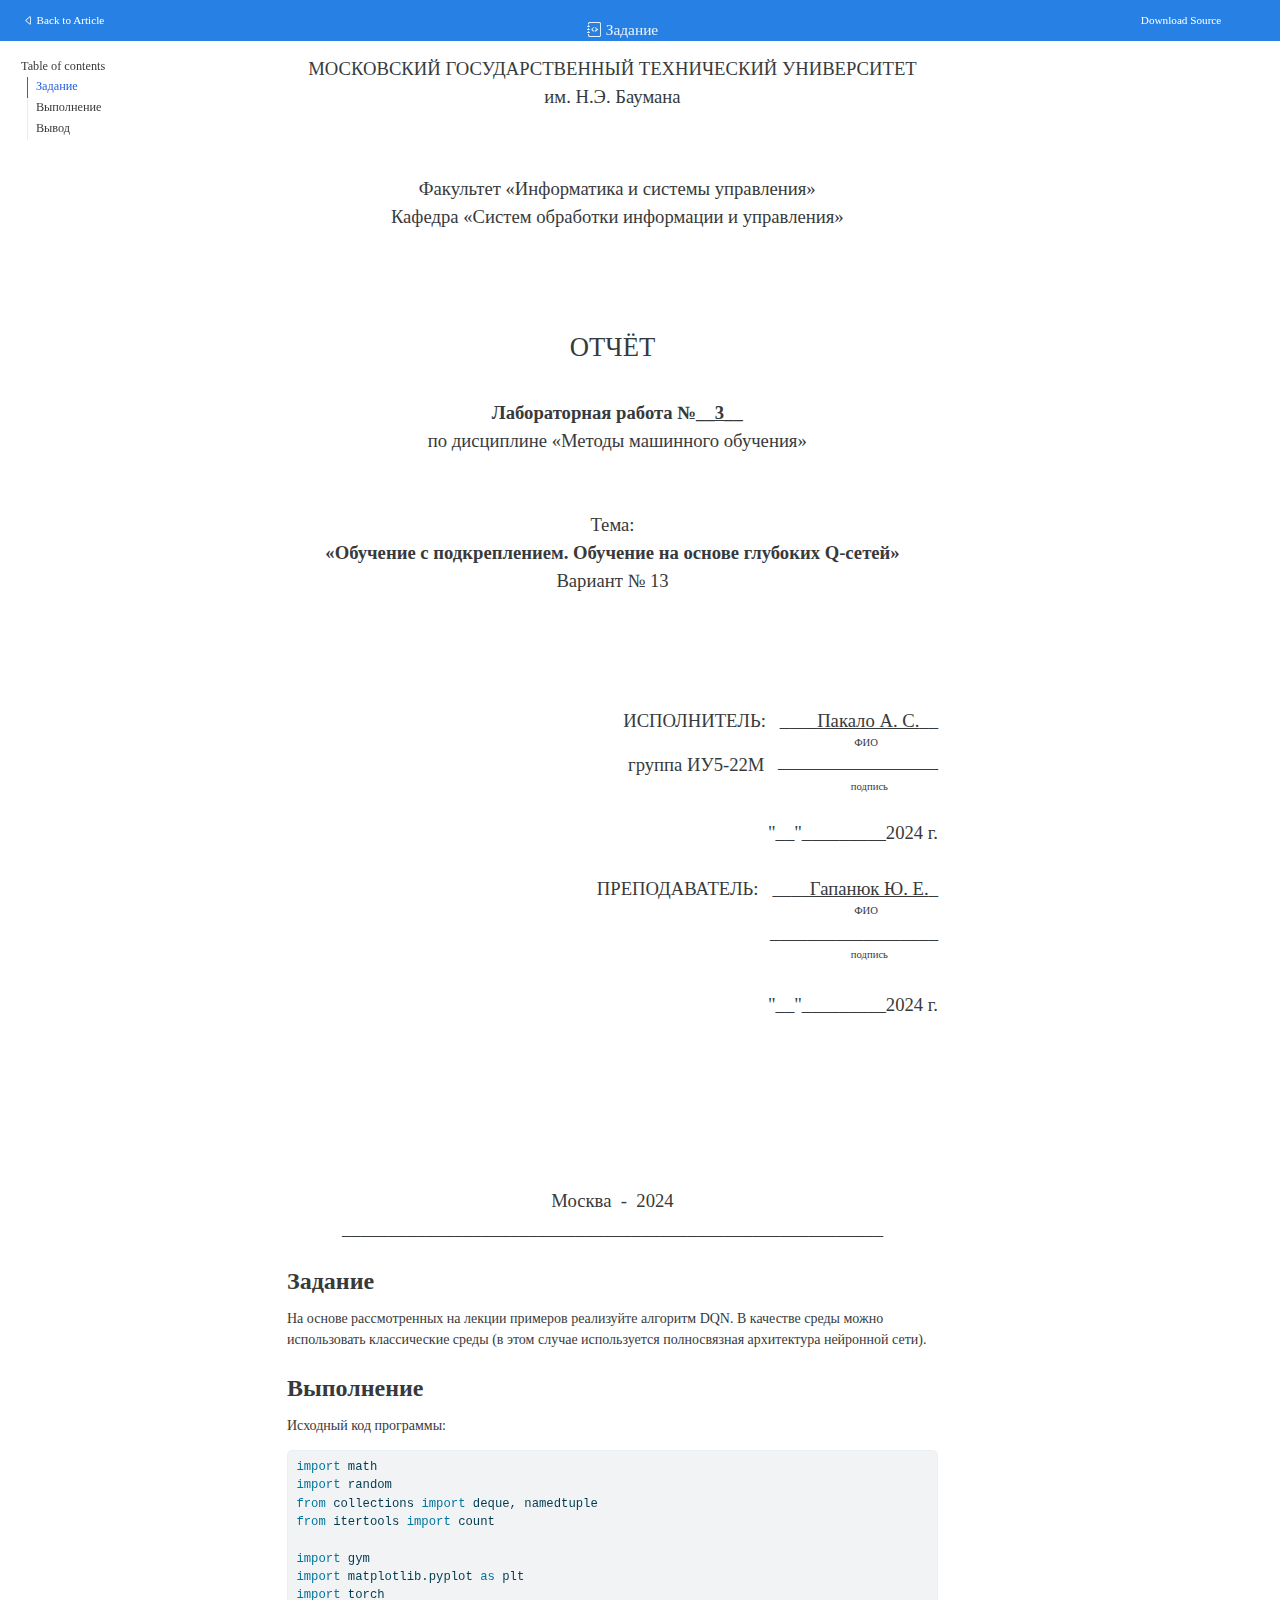
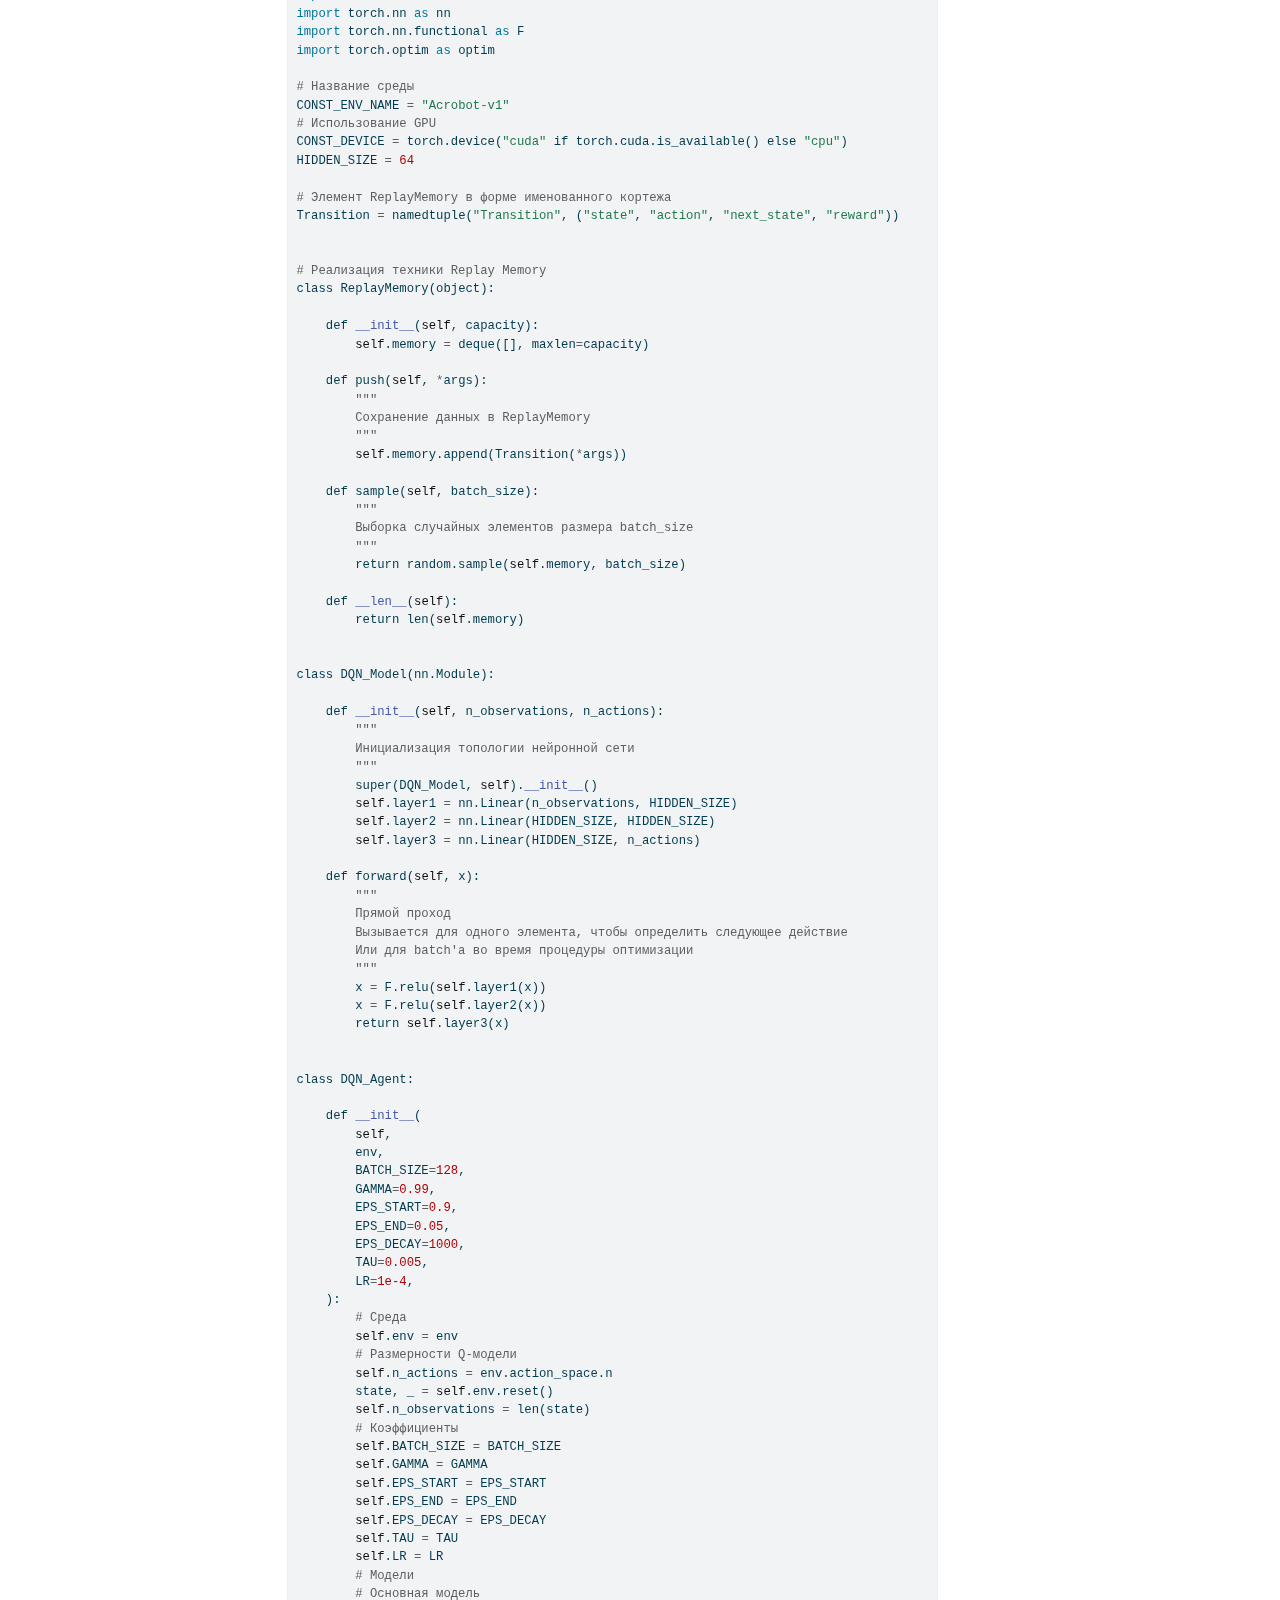
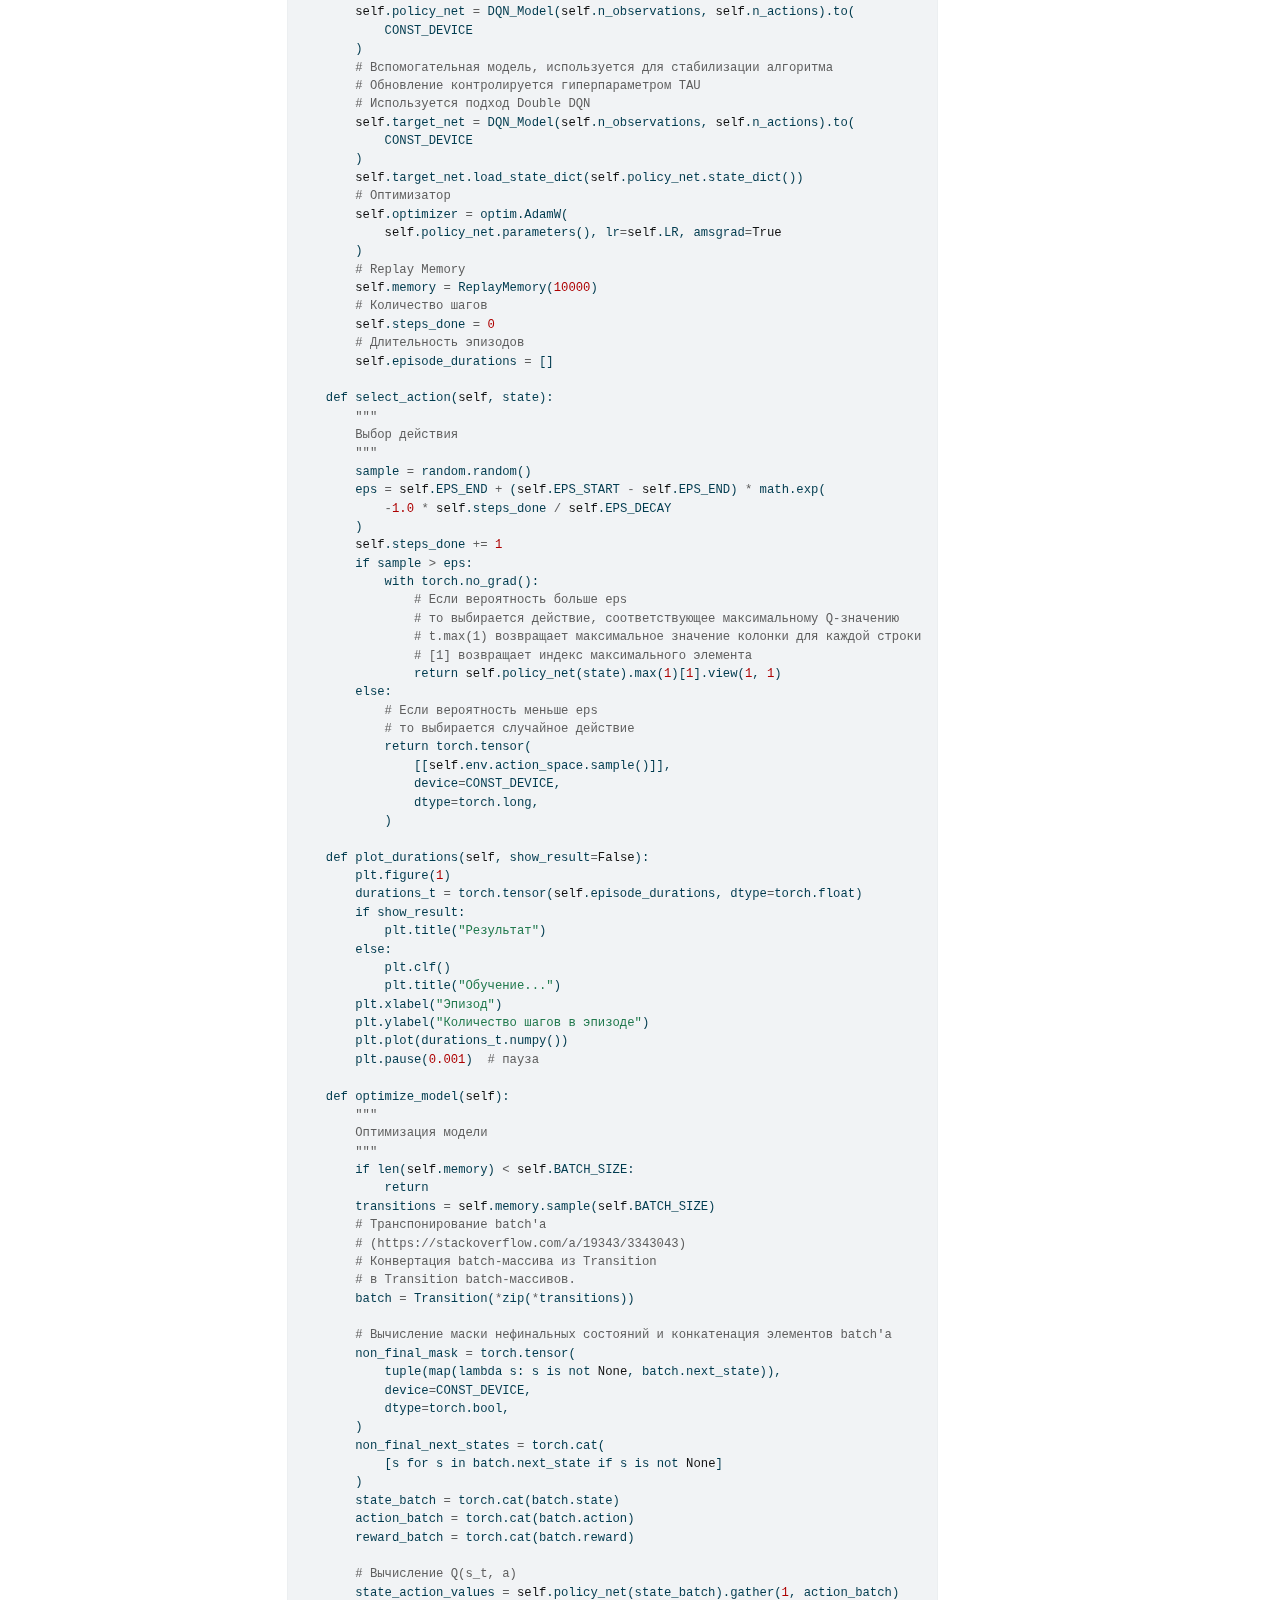
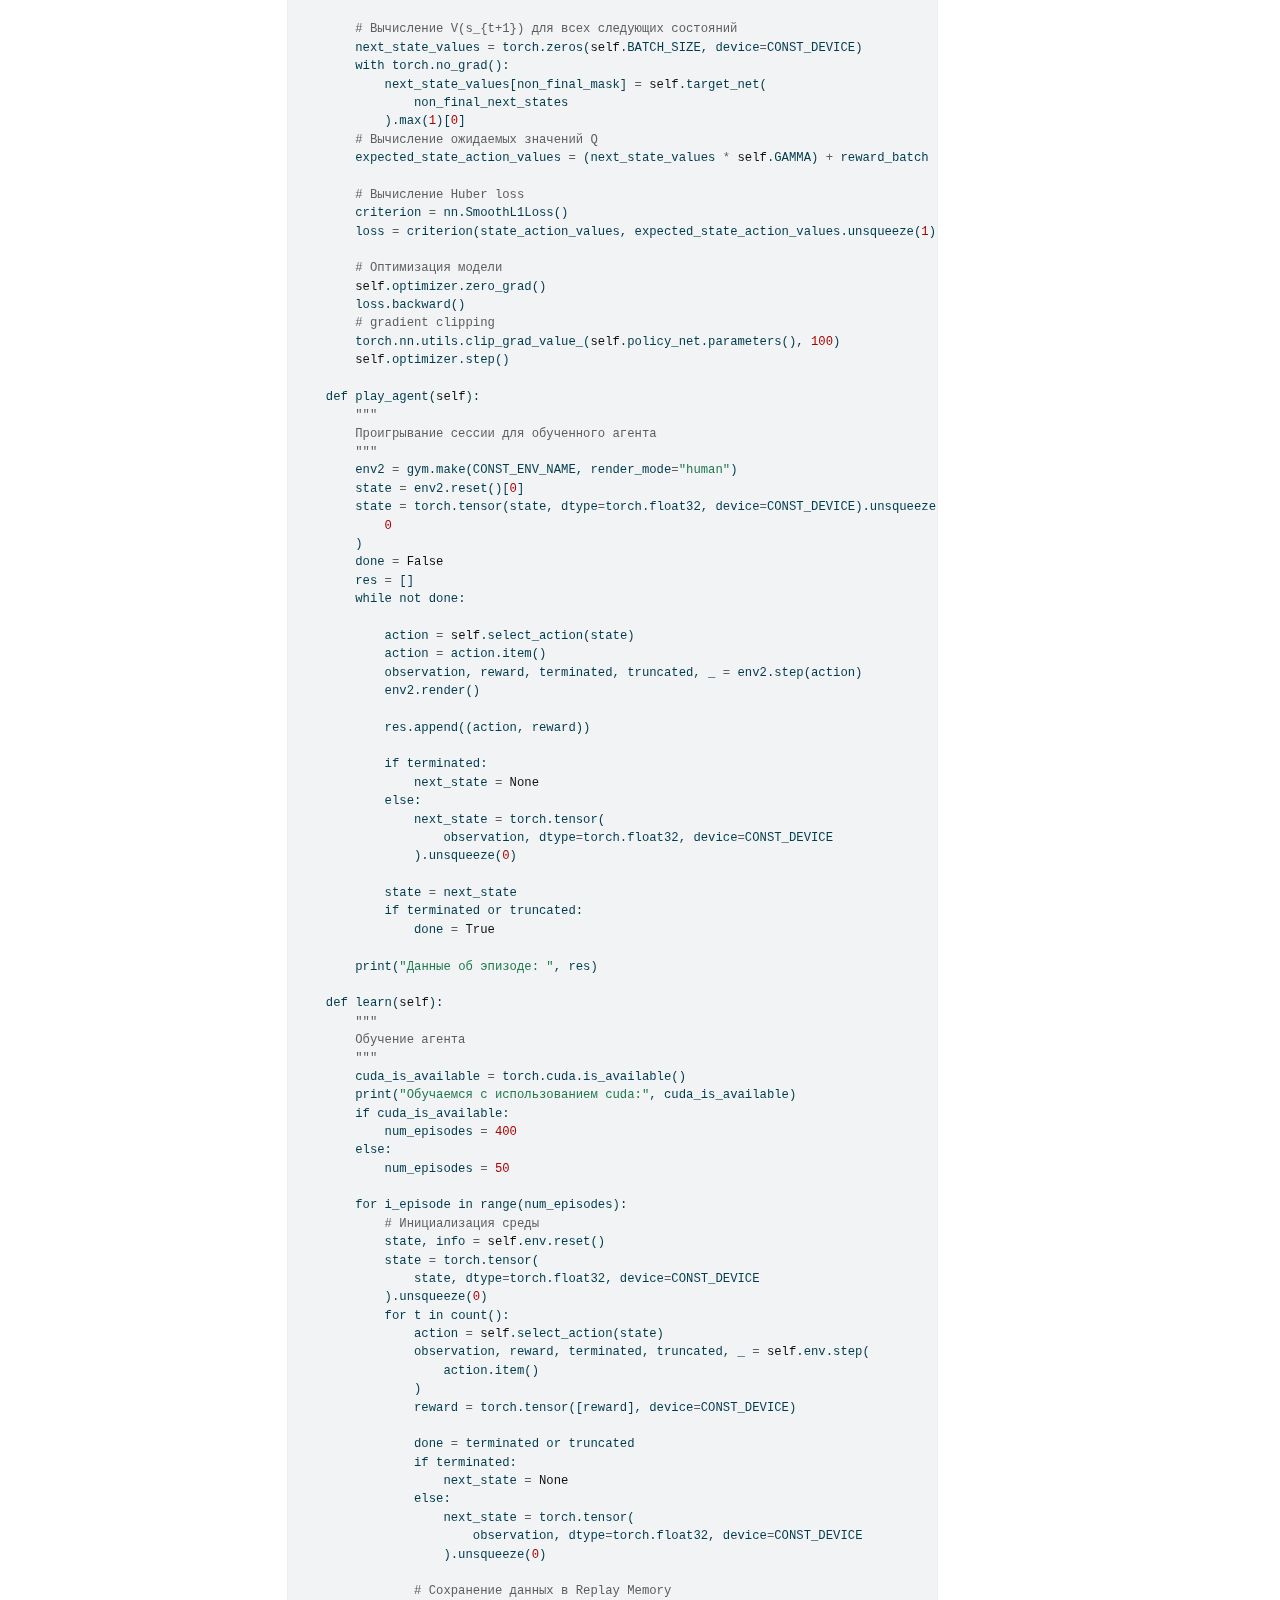
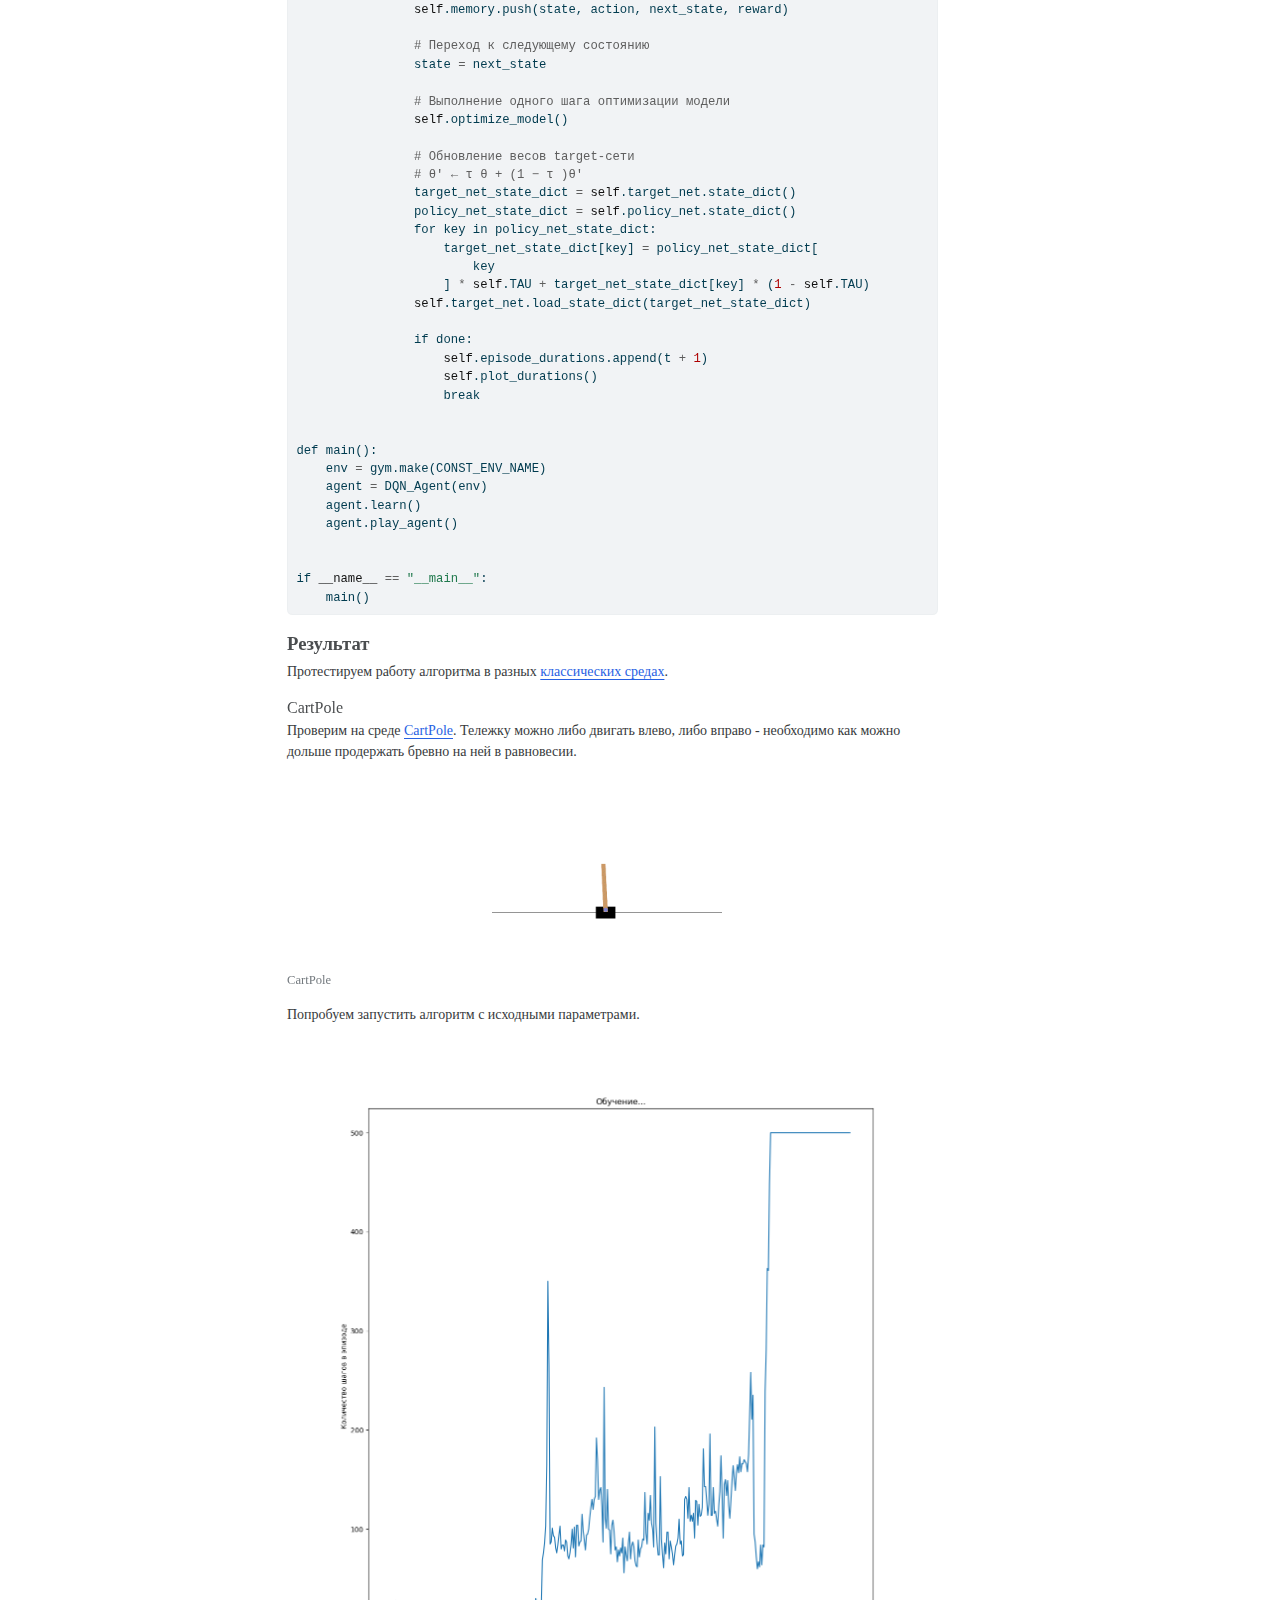
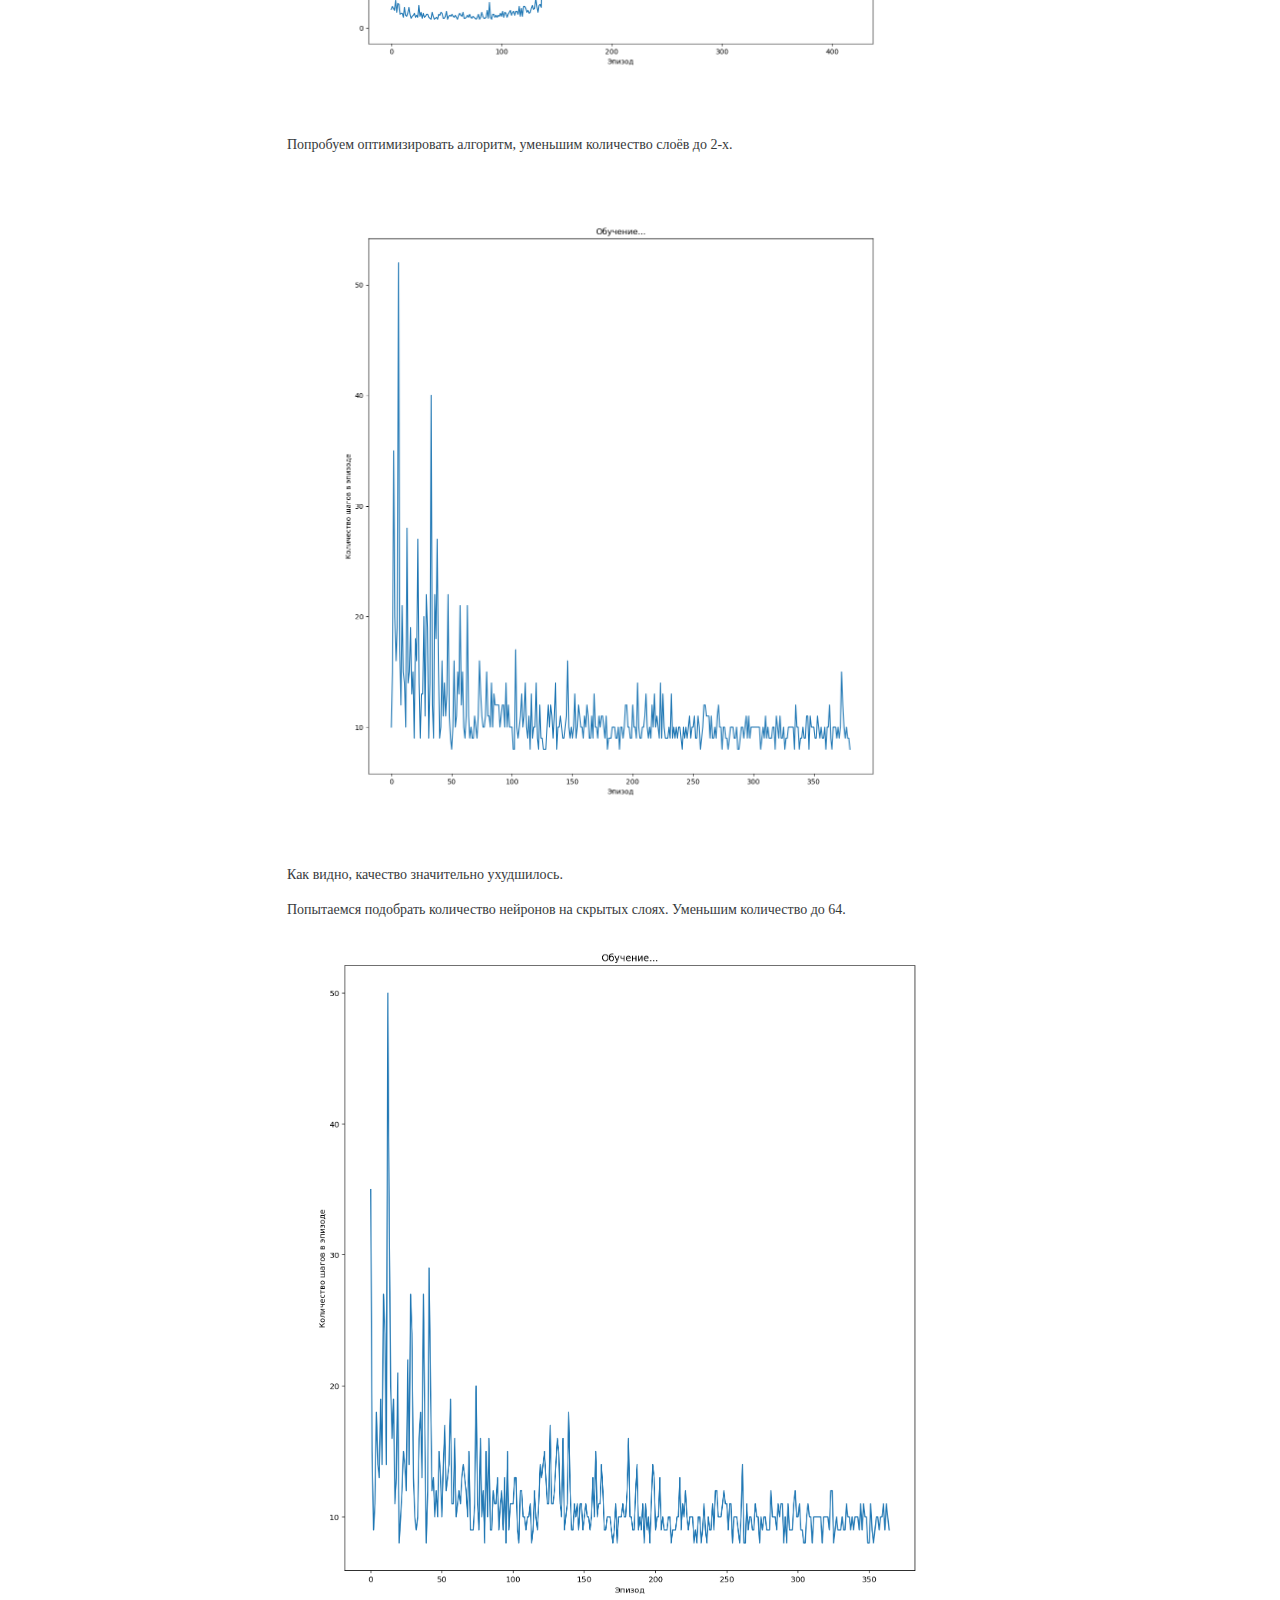
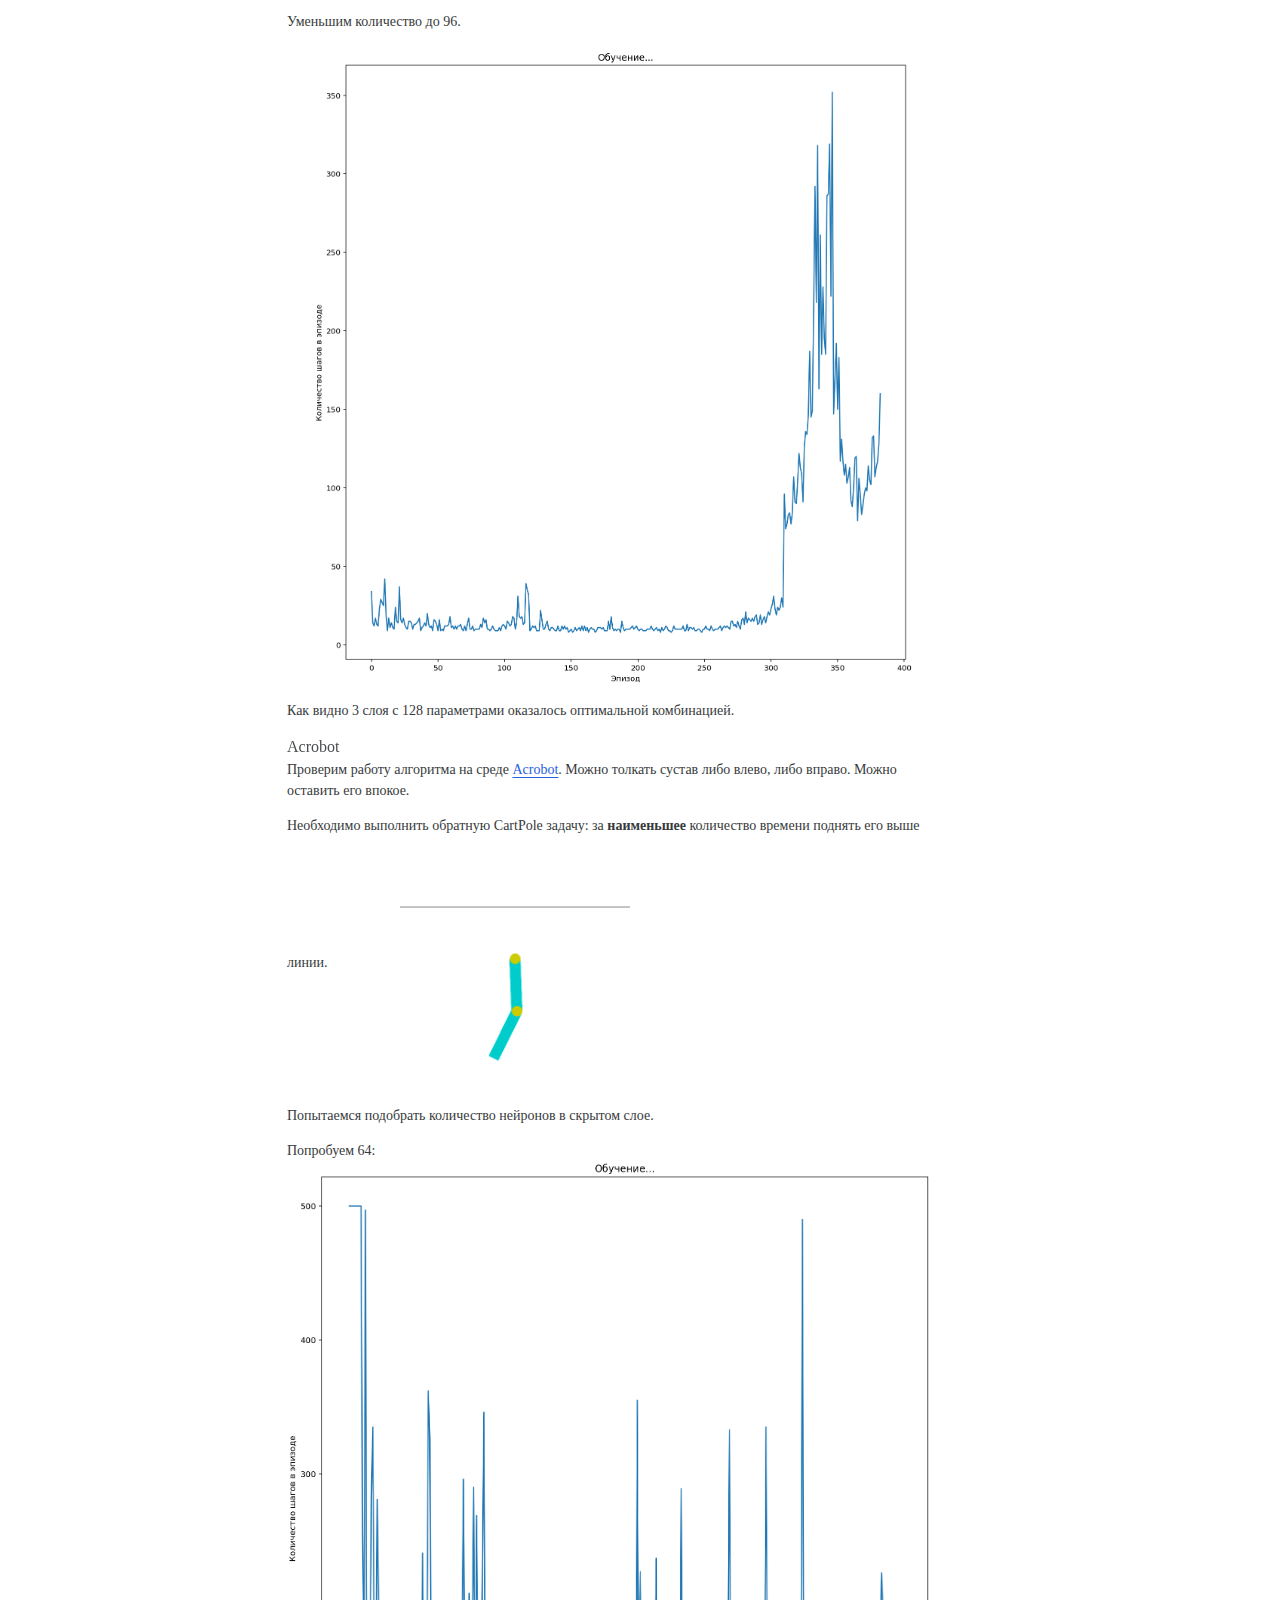
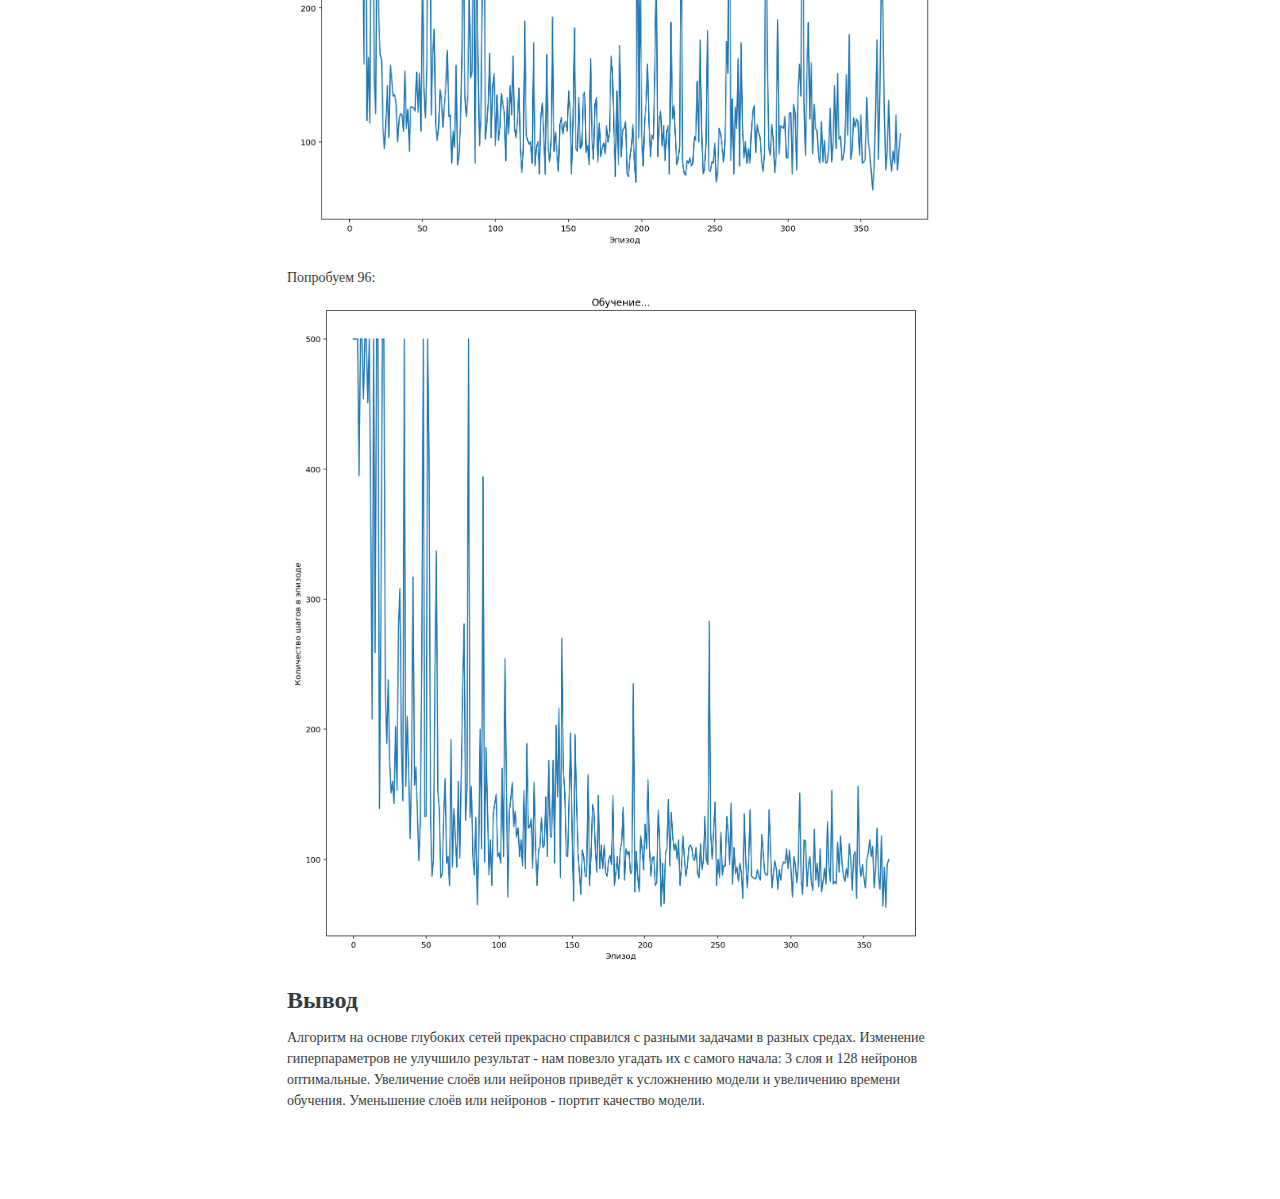
<file: reports/_manuscript/dqn/dqn-preview.html>
<!DOCTYPE html>
<html xmlns="http://www.w3.org/1999/xhtml" lang="en" xml:lang="en"><head>
    <meta charset="utf-8">
    <meta name="generator" content="quarto-1.4.550">

    <meta name="viewport" content="width=device-width, initial-scale=1.0, user-scalable=yes">


    <title>dqn</title>
    <style>
      code{white-space: pre-wrap;}
      span.smallcaps{font-variant: small-caps;}
      div.columns{display: flex; gap: min(4vw, 1.5em);}
      div.column{flex: auto; overflow-x: auto;}
      div.hanging-indent{margin-left: 1.5em; text-indent: -1.5em;}
      ul.task-list{list-style: none;}
      ul.task-list li input[type="checkbox"] {
        width: 0.8em;
        margin: 0 0.8em 0.2em -1em; /* quarto-specific, see https://github.com/quarto-dev/quarto-cli/issues/4556 */ 
        vertical-align: middle;
      }
      /* CSS for syntax highlighting */
      pre > code.sourceCode { white-space: pre; position: relative; }
      pre > code.sourceCode > span { line-height: 1.25; }
      pre > code.sourceCode > span:empty { height: 1.2em; }
      .sourceCode { overflow: visible; }
      code.sourceCode > span { color: inherit; text-decoration: inherit; }
      div.sourceCode { margin: 1em 0; }
      pre.sourceCode { margin: 0; }
      @media screen {
      div.sourceCode { overflow: auto; }
      }
      @media print {
      pre > code.sourceCode { white-space: pre-wrap; }
      pre > code.sourceCode > span { text-indent: -5em; padding-left: 5em; }
      }
      pre.numberSource code
        { counter-reset: source-line 0; }
      pre.numberSource code > span
        { position: relative; left: -4em; counter-increment: source-line; }
      pre.numberSource code > span > a:first-child::before
        { content: counter(source-line);
          position: relative; left: -1em; text-align: right; vertical-align: baseline;
          border: none; display: inline-block;
          -webkit-touch-callout: none; -webkit-user-select: none;
          -khtml-user-select: none; -moz-user-select: none;
          -ms-user-select: none; user-select: none;
          padding: 0 4px; width: 4em;
        }
      pre.numberSource { margin-left: 3em;  padding-left: 4px; }
      div.sourceCode
        {   }
      @media screen {
      pre > code.sourceCode > span > a:first-child::before { text-decoration: underline; }
      }
    </style>

    <style>
      body.hypothesis-enabled #quarto-embed-header {
        padding-right: 36px;
      }

      #quarto-embed-header {
        height: 3em;
        width: 100%;
        display: flex;
        justify-content: space-between;
        align-items: center;
        border-bottom: solid 1px;
      }

      #quarto-embed-header h6 {
        font-size: 1.1em;
        padding-top: 0.6em;
        margin-left: 1em;
        margin-right: 1em;
        font-weight: 400;
      }

      #quarto-embed-header a.quarto-back-link,
      #quarto-embed-header a.quarto-download-embed {
        font-size: 0.8em;
        margin-top: 1em;
        margin-bottom: 1em;
        margin-left: 1em;
        margin-right: 1em;
      }

      .quarto-back-container {
        padding-left: 0.5em;
        display: flex;
      }

      .headroom {
          will-change: transform;
          transition: transform 200ms linear;
      }

      .headroom--pinned {
          transform: translateY(0%);
      }

      .headroom--unpinned {
          transform: translateY(-100%);
      }      
    </style>

    <script>
    window.document.addEventListener("DOMContentLoaded", function () {

      var header = window.document.querySelector("#quarto-embed-header");
      const titleBannerEl = window.document.querySelector("body > #title-block-header");
      if (titleBannerEl) {
        titleBannerEl.style.paddingTop = header.clientHeight + "px";
      }
      const contentEl = window.document.getElementById('quarto-content');
      for (const child of contentEl.children) {
        child.style.paddingTop = header.clientHeight + "px";
        child.style.marginTop = "1em";
      }

      // Use the article root if the `back` call doesn't work. This isn't perfect
      // but should typically work
      window.quartoBackToArticle = () => {
        var currentUrl = window.location.href;
        window.history.back();
        setTimeout(() => {
            // if location was not changed in 100 ms, then there is no history back
            if(currentUrl === window.location.href){              
                // redirect to site root
                window.location.href = "../index.html";
            }
        }, 100);
      }

      const headroom = new window.Headroom(header, {
        tolerance: 5,
        onPin: function () {
        },
        onUnpin: function () {
        },
      });
      headroom.init();
    });
    </script>

    
<script src="../site_libs/manuscript-notebook/headroom.min.js"></script>
<script src="../site_libs/clipboard/clipboard.min.js"></script>
<script src="../site_libs/quarto-html/quarto.js"></script>
<script src="../site_libs/quarto-html/popper.min.js"></script>
<script src="../site_libs/quarto-html/tippy.umd.min.js"></script>
<script src="../site_libs/quarto-html/anchor.min.js"></script>
<link href="../site_libs/quarto-html/tippy.css" rel="stylesheet">
<link href="../site_libs/quarto-html/quarto-syntax-highlighting.css" rel="stylesheet" id="quarto-text-highlighting-styles">
<script src="../site_libs/bootstrap/bootstrap.min.js"></script>
<link href="../site_libs/bootstrap/bootstrap-icons.css" rel="stylesheet">
<link href="../site_libs/bootstrap/bootstrap.min.css" rel="stylesheet" id="quarto-bootstrap" data-mode="light">
<script src="../site_libs/quarto-contrib/glightbox/glightbox.min.js"></script>
<link href="../site_libs/quarto-contrib/glightbox/glightbox.min.css" rel="stylesheet">
<link href="../site_libs/quarto-contrib/glightbox/lightbox.css" rel="stylesheet">
     <script async="" src="https://hypothes.is/embed.js"></script>
<script>
  window.document.addEventListener("DOMContentLoaded", function (_event) {
    document.body.classList.add('hypothesis-enabled');
  });
</script>  
        <link rel="stylesheet" href="../report.styles.scss">
      </head>

  <body bgcolor="white" lang="RU" style="tab-interval: 36pt; word-wrap: break-word" class="quarto-notebook">
    <div id="quarto-embed-header" class="headroom fixed-top bg-primary">
      
      <a onclick="window.quartoBackToArticle(); return false;" class="btn btn-primary quarto-back-link" href=""><i class="bi bi-caret-left"></i> Back to Article</a>
      <h6><i class="bi bi-journal-code"></i> Задание</h6>

            <a href="../dqn/dqn.qmd" class="btn btn-primary quarto-download-embed" download="dqn.qmd">Download Source</a>
          </div>

     <div id="quarto-content" class="page-columns page-rows-contents page-layout-article toc-left">
<div id="quarto-sidebar-toc-left" class="sidebar toc-left">
  <nav id="TOC" role="doc-toc" class="toc-active">
    <h2 id="toc-title">Table of contents</h2>
   
  <ul>
  <li><a href="#задание" id="toc-задание" class="nav-link active" data-scroll-target="#задание">Задание</a></li>
  <li><a href="#выполнение" id="toc-выполнение" class="nav-link" data-scroll-target="#выполнение">Выполнение</a>
  <ul class="collapse">
  <li><a href="#результат" id="toc-результат" class="nav-link" data-scroll-target="#результат">Результат</a></li>
  </ul></li>
  <li><a href="#вывод" id="toc-вывод" class="nav-link" data-scroll-target="#вывод">Вывод</a></li>
  </ul>
</nav>
</div>
<div id="quarto-margin-sidebar" class="sidebar margin-sidebar">
</div>
<main class="content quarto-banner-title-block" id="quarto-document-content">          
        <style>
            <!--
             /* Font Definitions */
             @font-face
                {font-family:"Cambria Math";
                panose-1:2 4 5 3 5 4 6 3 2 4;
                mso-font-charset:204;
                mso-generic-font-family:roman;
                mso-font-pitch:variable;
                mso-font-signature:-536869121 1107305727 33554432 0 415 0;}
            @font-face
                {font-family:Georgia;
                panose-1:2 4 5 2 5 4 5 2 3 3;
                mso-font-charset:204;
                mso-generic-font-family:roman;
                mso-font-pitch:variable;
                mso-font-signature:647 0 0 0 159 0;}
             /* Style Definitions */
             p.MsoNormal, li.MsoNormal, div.MsoNormal
                {mso-style-unhide:no;
                mso-style-qformat:yes;
                mso-style-parent:"";
                margin:0cm;
                mso-pagination:none;
                font-size:12.0pt;
                font-family:"Times New Roman",serif;
                mso-fareast-font-family:"Times New Roman";}
            h1
                {mso-style-priority:9;
                mso-style-unhide:no;
                mso-style-qformat:yes;
                mso-style-next:Обычный;
                margin-top:24.0pt;
                margin-right:0cm;
                margin-bottom:6.0pt;
                margin-left:0cm;
                mso-pagination:lines-together;
                page-break-after:avoid;
                mso-outline-level:1;
                font-size:24.0pt;
                font-family:"Times New Roman",serif;
                mso-font-kerning:0pt;
                mso-bidi-font-weight:normal;}
            h2
                {mso-style-noshow:yes;
                mso-style-priority:9;
                mso-style-qformat:yes;
                mso-style-next:Обычный;
                margin-top:18.0pt;
                margin-right:0cm;
                margin-bottom:4.0pt;
                margin-left:0cm;
                mso-pagination:lines-together;
                page-break-after:avoid;
                mso-outline-level:2;
                font-size:18.0pt;
                font-family:"Times New Roman",serif;
                mso-bidi-font-weight:normal;}
            h3
                {mso-style-noshow:yes;
                mso-style-priority:9;
                mso-style-qformat:yes;
                mso-style-next:Обычный;
                margin-top:14.0pt;
                margin-right:0cm;
                margin-bottom:4.0pt;
                margin-left:0cm;
                mso-pagination:lines-together;
                page-break-after:avoid;
                mso-outline-level:3;
                font-size:14.0pt;
                font-family:"Times New Roman",serif;
                mso-bidi-font-weight:normal;}
            h4
                {mso-style-noshow:yes;
                mso-style-priority:9;
                mso-style-qformat:yes;
                mso-style-next:Обычный;
                margin-top:12.0pt;
                margin-right:0cm;
                margin-bottom:2.0pt;
                margin-left:0cm;
                mso-pagination:lines-together;
                page-break-after:avoid;
                mso-outline-level:4;
                font-size:12.0pt;
                font-family:"Times New Roman",serif;
                mso-bidi-font-weight:normal;}
            h5
                {mso-style-noshow:yes;
                mso-style-priority:9;
                mso-style-qformat:yes;
                mso-style-next:Обычный;
                margin-top:11.0pt;
                margin-right:0cm;
                margin-bottom:2.0pt;
                margin-left:0cm;
                mso-pagination:lines-together;
                page-break-after:avoid;
                mso-outline-level:5;
                font-size:11.0pt;
                font-family:"Times New Roman",serif;
                mso-bidi-font-weight:normal;}
            h6
                {mso-style-noshow:yes;
                mso-style-priority:9;
                mso-style-qformat:yes;
                mso-style-next:Обычный;
                margin-top:10.0pt;
                margin-right:0cm;
                margin-bottom:2.0pt;
                margin-left:0cm;
                mso-pagination:lines-together;
                page-break-after:avoid;
                mso-outline-level:6;
                font-size:10.0pt;
                font-family:"Times New Roman",serif;
                mso-bidi-font-weight:normal;}
            p.MsoHeader, li.MsoHeader, div.MsoHeader
                {mso-style-priority:99;
                mso-style-link:"Верхний колонтитул Знак";
                margin:0cm;
                mso-pagination:none;
                tab-stops:center 233.85pt right 467.75pt;
                font-size:12.0pt;
                font-family:"Times New Roman",serif;
                mso-fareast-font-family:"Times New Roman";}
            p.MsoFooter, li.MsoFooter, div.MsoFooter
                {mso-style-priority:99;
                mso-style-link:"Нижний колонтитул Знак";
                margin:0cm;
                mso-pagination:none;
                tab-stops:center 233.85pt right 467.75pt;
                font-size:12.0pt;
                font-family:"Times New Roman",serif;
                mso-fareast-font-family:"Times New Roman";}
            p.MsoCaption, li.MsoCaption, div.MsoCaption
                {mso-style-priority:35;
                mso-style-qformat:yes;
                mso-style-next:Обычный;
                margin-top:0cm;
                margin-right:0cm;
                margin-bottom:10.0pt;
                margin-left:0cm;
                mso-pagination:none;
                font-size:9.0pt;
                font-family:"Times New Roman",serif;
                mso-fareast-font-family:"Times New Roman";
                color:#1F497D;
                mso-themecolor:text2;
                font-style:italic;}
            p.MsoTitle, li.MsoTitle, div.MsoTitle
                {mso-style-priority:10;
                mso-style-unhide:no;
                mso-style-qformat:yes;
                mso-style-next:Обычный;
                margin-top:24.0pt;
                margin-right:0cm;
                margin-bottom:6.0pt;
                margin-left:0cm;
                mso-pagination:lines-together;
                page-break-after:avoid;
                font-size:36.0pt;
                font-family:"Times New Roman",serif;
                mso-fareast-font-family:"Times New Roman";
                font-weight:bold;
                mso-bidi-font-weight:normal;}
            p.MsoSubtitle, li.MsoSubtitle, div.MsoSubtitle
                {mso-style-priority:11;
                mso-style-unhide:no;
                mso-style-qformat:yes;
                mso-style-next:Обычный;
                margin-top:18.0pt;
                margin-right:0cm;
                margin-bottom:4.0pt;
                margin-left:0cm;
                mso-pagination:lines-together;
                page-break-after:avoid;
                font-size:24.0pt;
                font-family:"Georgia",serif;
                mso-fareast-font-family:Georgia;
                mso-bidi-font-family:Georgia;
                color:#666666;
                font-style:italic;
                mso-bidi-font-style:normal;}
            p.MsoListParagraph, li.MsoListParagraph, div.MsoListParagraph
                {mso-style-priority:34;
                mso-style-unhide:no;
                mso-style-qformat:yes;
                margin-top:0cm;
                margin-right:0cm;
                margin-bottom:0cm;
                margin-left:36.0pt;
                mso-add-space:auto;
                mso-pagination:none;
                font-size:12.0pt;
                font-family:"Times New Roman",serif;
                mso-fareast-font-family:"Times New Roman";}
            p.MsoListParagraphCxSpFirst, li.MsoListParagraphCxSpFirst, div.MsoListParagraphCxSpFirst
                {mso-style-priority:34;
                mso-style-unhide:no;
                mso-style-qformat:yes;
                mso-style-type:export-only;
                margin-top:0cm;
                margin-right:0cm;
                margin-bottom:0cm;
                margin-left:36.0pt;
                mso-add-space:auto;
                mso-pagination:none;
                font-size:12.0pt;
                font-family:"Times New Roman",serif;
                mso-fareast-font-family:"Times New Roman";}
            p.MsoListParagraphCxSpMiddle, li.MsoListParagraphCxSpMiddle, div.MsoListParagraphCxSpMiddle
                {mso-style-priority:34;
                mso-style-unhide:no;
                mso-style-qformat:yes;
                mso-style-type:export-only;
                margin-top:0cm;
                margin-right:0cm;
                margin-bottom:0cm;
                margin-left:36.0pt;
                mso-add-space:auto;
                mso-pagination:none;
                font-size:12.0pt;
                font-family:"Times New Roman",serif;
                mso-fareast-font-family:"Times New Roman";}
            p.MsoListParagraphCxSpLast, li.MsoListParagraphCxSpLast, div.MsoListParagraphCxSpLast
                {mso-style-priority:34;
                mso-style-unhide:no;
                mso-style-qformat:yes;
                mso-style-type:export-only;
                margin-top:0cm;
                margin-right:0cm;
                margin-bottom:0cm;
                margin-left:36.0pt;
                mso-add-space:auto;
                mso-pagination:none;
                font-size:12.0pt;
                font-family:"Times New Roman",serif;
                mso-fareast-font-family:"Times New Roman";}
            span.a
                {mso-style-name:"Верхний колонтитул Знак";
                mso-style-priority:99;
                mso-style-unhide:no;
                mso-style-locked:yes;
                mso-style-link:"Верхний колонтитул";}
            span.a0
                {mso-style-name:"Нижний колонтитул Знак";
                mso-style-priority:99;
                mso-style-unhide:no;
                mso-style-locked:yes;
                mso-style-link:"Нижний колонтитул";}
            p.a1, li.a1, div.a1
                {mso-style-name:"Отчёт Основной текст";
                mso-style-unhide:no;
                mso-style-qformat:yes;
                margin:0cm;
                text-align:justify;
                text-indent:35.45pt;
                line-height:150%;
                mso-pagination:widow-orphan lines-together;
                font-size:14.0pt;
                mso-bidi-font-size:12.0pt;
                font-family:"Times New Roman",serif;
                mso-fareast-font-family:"Times New Roman";}
            p.a2, li.a2, div.a2
                {mso-style-name:"Отчёт Заголовок";
                mso-style-unhide:no;
                mso-style-qformat:yes;
                mso-style-parent:"Отчёт Основной текст";
                margin-top:22.0pt;
                margin-right:0cm;
                margin-bottom:0cm;
                margin-left:0cm;
                text-align:center;
                line-height:150%;
                mso-pagination:widow-orphan;
                page-break-after:avoid;
                mso-outline-level:1;
                font-size:16.0pt;
                mso-bidi-font-size:12.0pt;
                font-family:"Times New Roman",serif;
                mso-fareast-font-family:"Times New Roman";
                font-weight:bold;
                mso-bidi-font-weight:normal;}
            p.a3, li.a3, div.a3
                {mso-style-name:"Отчёт Подзаголовок";
                mso-style-unhide:no;
                mso-style-qformat:yes;
                mso-style-parent:"Отчёт Заголовок";
                margin-top:22.0pt;
                margin-right:0cm;
                margin-bottom:0cm;
                margin-left:0cm;
                text-align:center;
                line-height:150%;
                mso-pagination:widow-orphan;
                page-break-after:avoid;
                mso-outline-level:2;
                font-size:14.0pt;
                mso-bidi-font-size:12.0pt;
                font-family:"Times New Roman",serif;
                mso-fareast-font-family:"Times New Roman";
                font-weight:bold;
                mso-bidi-font-weight:normal;}
            p.a4, li.a4, div.a4
                {mso-style-name:"Отчёт Рисунок";
                mso-style-unhide:no;
                mso-style-qformat:yes;
                mso-style-parent:"Отчёт Основной текст";
                margin:0cm;
                text-align:center;
                line-height:150%;
                mso-pagination:widow-orphan lines-together;
                font-size:14.0pt;
                mso-bidi-font-size:12.0pt;
                font-family:"Times New Roman",serif;
                mso-fareast-font-family:"Times New Roman";}
            span.SpellE
                {mso-style-name:"";
                mso-spl-e:yes;}
            span.GramE
                {mso-style-name:"";
                mso-gram-e:yes;}
            .MsoChpDefault
                {mso-style-type:export-only;
                mso-default-props:yes;
                font-size:12.0pt;
                mso-ansi-font-size:12.0pt;
                mso-bidi-font-size:12.0pt;
                mso-font-kerning:0pt;
                mso-ligatures:none;}
            .MsoPapDefault
                {mso-style-type:export-only;
                mso-pagination:none;}
             /* Page Definitions */
             @page
                {mso-footnote-separator:url("Борисочкин%20М.%20И.%20ИУ5-21М%20ЛР1%20Отчёт.files/header.htm") fs;
                mso-footnote-continuation-separator:url("Борисочкин%20М.%20И.%20ИУ5-21М%20ЛР1%20Отчёт.files/header.htm") fcs;
                mso-endnote-separator:url("Борисочкин%20М.%20И.%20ИУ5-21М%20ЛР1%20Отчёт.files/header.htm") es;
                mso-endnote-continuation-separator:url("Борисочкин%20М.%20И.%20ИУ5-21М%20ЛР1%20Отчёт.files/header.htm") ecs;}
            @page WordSection1
                {size:595.3pt 841.9pt;
                margin:2.0cm 42.5pt 2.0cm 3.0cm;
                mso-header-margin:0cm;
                mso-footer-margin:36.0pt;
                mso-page-numbers:1;
                mso-title-page:yes;
                mso-footer:url("Борисочкин%20М.%20И.%20ИУ5-21М%20ЛР1%20Отчёт.files/header.htm") f1;
                mso-paper-source:0;}
            div.WordSection1
                {page:WordSection1;}
             /* List Definitions */
             @list l0
                {mso-list-id:862717626;
                mso-list-type:hybrid;
                mso-list-template-ids:1644094650 68747279 68747289 68747291 68747279 68747289 68747291 68747279 68747289 68747291;}
            @list l0:level1
                {mso-level-tab-stop:none;
                mso-level-number-position:left;
                margin-left:71.45pt;
                text-indent:-18.0pt;}
            @list l0:level2
                {mso-level-number-format:alpha-lower;
                mso-level-tab-stop:none;
                mso-level-number-position:left;
                margin-left:107.45pt;
                text-indent:-18.0pt;}
            @list l0:level3
                {mso-level-number-format:roman-lower;
                mso-level-tab-stop:none;
                mso-level-number-position:right;
                margin-left:143.45pt;
                text-indent:-9.0pt;}
            @list l0:level4
                {mso-level-tab-stop:none;
                mso-level-number-position:left;
                margin-left:179.45pt;
                text-indent:-18.0pt;}
            @list l0:level5
                {mso-level-number-format:alpha-lower;
                mso-level-tab-stop:none;
                mso-level-number-position:left;
                margin-left:215.45pt;
                text-indent:-18.0pt;}
            @list l0:level6
                {mso-level-number-format:roman-lower;
                mso-level-tab-stop:none;
                mso-level-number-position:right;
                margin-left:251.45pt;
                text-indent:-9.0pt;}
            @list l0:level7
                {mso-level-tab-stop:none;
                mso-level-number-position:left;
                margin-left:287.45pt;
                text-indent:-18.0pt;}
            @list l0:level8
                {mso-level-number-format:alpha-lower;
                mso-level-tab-stop:none;
                mso-level-number-position:left;
                margin-left:323.45pt;
                text-indent:-18.0pt;}
            @list l0:level9
                {mso-level-number-format:roman-lower;
                mso-level-tab-stop:none;
                mso-level-number-position:right;
                margin-left:359.45pt;
                text-indent:-9.0pt;}
            @list l1
                {mso-list-id:1678457930;
                mso-list-type:hybrid;
                mso-list-template-ids:922782694 68747279 68747289 68747291 68747279 68747289 68747291 68747279 68747289 68747291;}
            @list l1:level1
                {mso-level-tab-stop:none;
                mso-level-number-position:left;
                margin-left:71.45pt;
                text-indent:-18.0pt;}
            @list l1:level2
                {mso-level-number-format:alpha-lower;
                mso-level-tab-stop:none;
                mso-level-number-position:left;
                margin-left:107.45pt;
                text-indent:-18.0pt;}
            @list l1:level3
                {mso-level-number-format:roman-lower;
                mso-level-tab-stop:none;
                mso-level-number-position:right;
                margin-left:143.45pt;
                text-indent:-9.0pt;}
            @list l1:level4
                {mso-level-tab-stop:none;
                mso-level-number-position:left;
                margin-left:179.45pt;
                text-indent:-18.0pt;}
            @list l1:level5
                {mso-level-number-format:alpha-lower;
                mso-level-tab-stop:none;
                mso-level-number-position:left;
                margin-left:215.45pt;
                text-indent:-18.0pt;}
            @list l1:level6
                {mso-level-number-format:roman-lower;
                mso-level-tab-stop:none;
                mso-level-number-position:right;
                margin-left:251.45pt;
                text-indent:-9.0pt;}
            @list l1:level7
                {mso-level-tab-stop:none;
                mso-level-number-position:left;
                margin-left:287.45pt;
                text-indent:-18.0pt;}
            @list l1:level8
                {mso-level-number-format:alpha-lower;
                mso-level-tab-stop:none;
                mso-level-number-position:left;
                margin-left:323.45pt;
                text-indent:-18.0pt;}
            @list l1:level9
                {mso-level-number-format:roman-lower;
                mso-level-tab-stop:none;
                mso-level-number-position:right;
                margin-left:359.45pt;
                text-indent:-9.0pt;}
            ol
                {margin-bottom:0cm;}
            ul
                {margin-bottom:0cm;}
            -->
        </style>
        <!--[if gte mso 10]>
            <style>
                /* Style Definitions */
                table.MsoNormalTable {
                    mso-style-name: "Обычная таблица";
                    mso-tstyle-rowband-size: 0;
                    mso-tstyle-colband-size: 0;
                    mso-style-noshow: yes;
                    mso-style-priority: 99;
                    mso-style-parent: "";
                    mso-padding-alt: 0cm 5.4pt 0cm 5.4pt;
                    mso-para-margin: 0cm;
                    mso-pagination: none;
                    font-size: 12pt;
                    font-family: "Times New Roman", serif;
                }
                table.MsoTableGrid {
                    mso-style-name: "Сетка таблицы";
                    mso-tstyle-rowband-size: 0;
                    mso-tstyle-colband-size: 0;
                    mso-style-priority: 39;
                    mso-style-unhide: no;
                    border: solid windowtext 1pt;
                    mso-border-alt: solid windowtext 0.5pt;
                    mso-padding-alt: 0cm 5.4pt 0cm 5.4pt;
                    mso-border-insideh: 0.5pt solid windowtext;
                    mso-border-insidev: 0.5pt solid windowtext;
                    mso-para-margin: 0cm;
                    mso-pagination: none;
                    font-size: 12pt;
                    font-family: "Times New Roman", serif;
                }
                table.TableNormal {
                    mso-style-name: "Table Normal";
                    mso-tstyle-rowband-size: 0;
                    mso-tstyle-colband-size: 0;
                    mso-style-unhide: no;
                    mso-style-parent: "";
                    mso-padding-alt: 0cm 0cm 0cm 0cm;
                    mso-para-margin: 0cm;
                    mso-pagination: none;
                    font-size: 12pt;
                    font-family: "Times New Roman", serif;
                }
            </style>
        <![endif]-->
    

    
        <div class="WordSection1">
            <p class="MsoNormal" align="center" style="
                    text-align: center;
                    border: none;
                    mso-padding-alt: 31pt 31pt 31pt 31pt;
                    mso-border-shadow: yes;
                ">
                <span style="font-size: 14pt">МОСКОВСКИЙ ГОСУДАРСТВЕННЫЙ ТЕХНИЧЕСКИЙ УНИВЕРСИТЕТ<o:p></o:p></span>
            </p>

            <p class="MsoNormal" align="center" style="
                    text-align: center;
                    border: none;
                    mso-padding-alt: 31pt 31pt 31pt 31pt;
                    mso-border-shadow: yes;
                ">
                <span style="font-size: 14pt">им. Н.Э. Баумана<o:p></o:p></span>
            </p>

            <p class="MsoNormal" align="center" style="
                    text-align: center;
                    border: none;
                    mso-padding-alt: 31pt 31pt 31pt 31pt;
                    mso-border-shadow: yes;
                ">
                <span style="font-size: 16pt"><o:p>&nbsp;</o:p></span>
            </p>

            <p class="MsoNormal" align="center" style="
                    text-align: center;
                    border: none;
                    mso-padding-alt: 31pt 31pt 31pt 31pt;
                    mso-border-shadow: yes;
                ">
                <span style="font-size: 16pt"><o:p>&nbsp;</o:p></span>
            </p>

            <p class="MsoNormal" align="center" style="
                    margin-right: -7.15pt;
                    text-align: center;
                    border: none;
                    mso-padding-alt: 31pt 31pt 31pt 31pt;
                    mso-border-shadow: yes;
                ">
                <span style="font-size: 14pt">Факультет «Информатика и системы управления»<o:p></o:p></span>
            </p>

            <p class="MsoNormal" align="center" style="
                    margin-right: -7.15pt;
                    text-align: center;
                    border: none;
                    mso-padding-alt: 31pt 31pt 31pt 31pt;
                    mso-border-shadow: yes;
                ">
                <span style="font-size: 14pt">Кафедра «Систем обработки информации и управления»<o:p></o:p></span>
            </p>

            <p class="MsoNormal" style="
                    border: none;
                    mso-padding-alt: 31pt 31pt 31pt 31pt;
                    mso-border-shadow: yes;
                ">
                <o:p>&nbsp;</o:p>
            </p>

            <p class="MsoNormal" style="
                    border: none;
                    mso-padding-alt: 31pt 31pt 31pt 31pt;
                    mso-border-shadow: yes;
                ">
                <o:p>&nbsp;</o:p>
            </p>

            <p class="MsoNormal" style="
                    border: none;
                    mso-padding-alt: 31pt 31pt 31pt 31pt;
                    mso-border-shadow: yes;
                ">
                <o:p>&nbsp;</o:p>
            </p>

            <p class="MsoNormal" style="
                    tab-stops: 35.4pt;
                    border: none;
                    mso-padding-alt: 31pt 31pt 31pt 31pt;
                    mso-border-shadow: yes;
                ">
                <o:p>&nbsp;</o:p>
            </p>

            <p class="MsoNormal" align="center" style="
                    text-align: center;
                    border: none;
                    mso-padding-alt: 31pt 31pt 31pt 31pt;
                    mso-border-shadow: yes;
                ">
                <a name="_gjdgxs" href=""></a><span style="font-size: 20pt">ОТЧЁТ<o:p></o:p></span>
            </p>

            <p class="MsoNormal" align="center" style="
                    margin-top: 0cm;
                    margin-right: -7.15pt;
                    margin-bottom: 0cm;
                    margin-left: -7.1pt;
                    margin-bottom: 0.0001pt;
                    text-align: center;
                    border: none;
                    mso-padding-alt: 31pt 31pt 31pt 31pt;
                    mso-border-shadow: yes;
                ">
                <b style="mso-bidi-font-weight: normal"><span style="font-size: 16pt"><o:p>&nbsp;</o:p></span></b>
            </p>

            <p class="MsoNormal" align="center" style="
                    margin-right: -7.15pt;
                    text-align: center;
                    border: none;
                    mso-padding-alt: 31pt 31pt 31pt 31pt;
                    mso-border-shadow: yes;
                ">
                <b style="mso-bidi-font-weight: normal"><span style="font-size: 14pt">Лабораторная работа №__<u>3</u>__ <o:p></o:p></span></b>
            </p>

            <p class="MsoNormal" align="center" style="
                    margin-right: -7.15pt;
                    text-align: center;
                    border: none;
                    mso-padding-alt: 31pt 31pt 31pt 31pt;
                    mso-border-shadow: yes;
                ">
                <span style="font-size: 14pt">по дисциплине<b style="mso-bidi-font-weight: normal"> </b>«Методы машинного обучения»<o:p></o:p></span>
            </p>

            <p class="MsoNormal" align="center" style="
                    text-align: center;
                    border: none;
                    mso-padding-alt: 31pt 31pt 31pt 31pt;
                    mso-border-shadow: yes;
                ">
                <span style="font-size: 14pt"><o:p>&nbsp;</o:p></span>
            </p>

            <p class="MsoNormal" align="center" style="
                    text-align: center;
                    border: none;
                    mso-padding-alt: 31pt 31pt 31pt 31pt;
                    mso-border-shadow: yes;
                ">
                <span style="font-size: 14pt"><o:p>&nbsp;</o:p></span>
            </p>

            <p class="MsoNormal" align="center" style="
                    text-align: center;
                    border: none;
                    mso-padding-alt: 31pt 31pt 31pt 31pt;
                    mso-border-shadow: yes;
                ">
                <span style="font-size: 14pt">Тема:</span>
            </p>
            <p class="MsoNormal" align="center" style="
                    text-align: center;
                    border: none;
                    mso-padding-alt: 31pt 31pt 31pt 31pt;
                    mso-border-shadow: yes;
                ">
                <span style="font-size: 14pt"><b>«Обучение с подкреплением. Обучение на основе глубоких Q-сетей»</b></span>
            </p>

            <p class="MsoNormal" align="center" style="
                    text-align: center;
                    border: none;
                    mso-padding-alt: 31pt 31pt 31pt 31pt;
                    mso-border-shadow: yes;
                ">
                <span style="font-size: 14pt">Вариант № 13</span>
            </p>
            <p class="MsoNormal" style="
                    border: none;
                    mso-padding-alt: 31pt 31pt 31pt 31pt;
                    mso-border-shadow: yes;
                ">
                <span style="font-size: 14pt"><o:p>&nbsp;</o:p></span>
            </p>

            <p class="MsoNormal" align="center" style="
                    text-align: center;
                    border: none;
                    mso-padding-alt: 31pt 31pt 31pt 31pt;
                    mso-border-shadow: yes;
                ">
                <span style="font-size: 14pt"><o:p>&nbsp;</o:p></span>
            </p>

            <p class="MsoNormal" align="center" style="
                    text-align: center;
                    border: none;
                    mso-padding-alt: 31pt 31pt 31pt 31pt;
                    mso-border-shadow: yes;
                ">
                <span style="font-size: 14pt"><o:p>&nbsp;</o:p></span>
            </p>

            <p class="MsoNormal" align="center" style="
                    text-align: center;
                    border: none;
                    mso-padding-alt: 31pt 31pt 31pt 31pt;
                    mso-border-shadow: yes;
                ">
                <span style="font-size: 14pt"><o:p>&nbsp;</o:p></span>
            </p>

            <p class="MsoNormal" align="right" style="
                    margin-left: 170.05pt;
                    text-align: right;
                    border: none;
                    mso-padding-alt: 31pt 31pt 31pt 31pt;
                    mso-border-shadow: yes;
                ">
                <span class="GramE"><span style="font-size: 14pt">ИСПОЛНИТЕЛЬ:<span style="mso-spacerun: yes">&nbsp; </span><span style="mso-spacerun: yes">&nbsp;</span></span></span><span style="font-size: 14pt">____<u>Пакало А. С.</u>__<o:p></o:p></span>
            </p>

            <p class="MsoNormal" style="display: flex; justify-content: right; text-indent: 177pt">
                <span style="margin-right: 60px; font-size: 8pt">ФИО</span>

        </p><div style="
        display: flex;
        justify-content: flex-end;

        ">
            <p class="MsoNormal" style="
        display: flex;
        justify-content: space-between;
        width: 310px;
        ">
                <span style="font-size: 14pt">группа ИУ5-22М</span>
        <span>____________________</span>
            </p>
        </div>

            <p class="MsoNormal" style="display: flex; justify-content: right; text-indent: 177pt">
                <span style="margin-right: 50px; font-size: 8pt">подпись</span>

            </p><p class="MsoNormal" style="margin-left: 212.55pt; text-indent: 177pt">
                <span style="font-size: 8pt"><o:p>&nbsp;</o:p></span>
            </p>

            <p class="MsoNormal" align="right" style="text-align: right">
                <span style="font-size: 14pt">"__"_________2024 г.<o:p></o:p></span>
            </p>

            <p class="MsoNormal" style="
                    text-indent: 177.2pt;
                    border: none;
                    mso-padding-alt: 31pt 31pt 31pt 31pt;
                    mso-border-shadow: yes;
                ">
                <span style="font-size: 14pt"><o:p>&nbsp;</o:p></span>
            </p>

            <p class="MsoNormal" align="right" style="
                    text-align: right;
                    border: none;
                    mso-padding-alt: 31pt 31pt 31pt 31pt;
                    mso-border-shadow: yes;
                ">
                <span class="GramE"><span style="font-size: 14pt">ПРЕПОДАВАТЕЛЬ:&nbsp;&nbsp;&nbsp;</span></span><span style="font-size: 14pt">____<u>Гапанюк Ю. Е.</u>_<o:p></o:p></span>
            </p>

            <p class="MsoNormal" style="display: flex; justify-content: right; text-indent: 177pt">
                <span style="margin-right: 60px; font-size: 8pt">ФИО</span>

            </p><p class="MsoNormal" align="right" style="margin-left: 177.15pt; text-align: right">
                <span style="font-size: 14pt"><span style="mso-spacerun: yes">&nbsp;</span>__________________<o:p></o:p></span>
            </p>

            <p class="MsoNormal" style="display: flex; justify-content: right; text-indent: 177pt">
                <span style="margin-right: 50px; font-size: 8pt">подпись</span>

            </p><p class="MsoNormal" align="right" style="text-align: right">
                <span style="font-size: 14pt"><o:p>&nbsp;</o:p></span>
            </p>

            <p class="MsoNormal" align="right" style="text-align: right">
                <span style="font-size: 14pt">"__"_________2024 г.<o:p></o:p></span>
            </p>

            <p class="MsoNormal" style="
                    border: none;
                    mso-padding-alt: 31pt 31pt 31pt 31pt;
                    mso-border-shadow: yes;
                ">
                <span style="font-size: 14pt"><o:p>&nbsp;</o:p></span>
            </p>

            <p class="MsoNormal" style="
                    border: none;
                    mso-padding-alt: 31pt 31pt 31pt 31pt;
                    mso-border-shadow: yes;
                ">
                <span style="font-size: 14pt"><o:p>&nbsp;</o:p></span>
            </p>

            <p class="MsoNormal" style="
                    border: none;
                    mso-padding-alt: 31pt 31pt 31pt 31pt;
                    mso-border-shadow: yes;
                ">
                <span style="font-size: 14pt"><o:p>&nbsp;</o:p></span>
            </p>

            <p class="MsoNormal" style="
                    border: none;
                    mso-padding-alt: 31pt 31pt 31pt 31pt;
                    mso-border-shadow: yes;
                ">
                <span style="font-size: 14pt"><o:p>&nbsp;</o:p></span>
            </p>

            <p class="MsoNormal" style="
                    border: none;
                    mso-padding-alt: 31pt 31pt 31pt 31pt;
                    mso-border-shadow: yes;
                ">
                <span style="font-size: 14pt"><o:p>&nbsp;</o:p></span>
            </p>

            <p class="MsoNormal" align="center" style="
                    text-align: center;
                    border: none;
                    mso-padding-alt: 31pt 31pt 31pt 31pt;
                    mso-border-shadow: yes;
                ">
                <span style="font-size: 14pt"><o:p>&nbsp;</o:p></span>
            </p>

            <p class="MsoNormal" align="center" style="
                    text-align: center;
                    border: none;
                    mso-padding-alt: 31pt 31pt 31pt 31pt;
                    mso-border-shadow: yes;
                ">
                <span class="GramE"><span style="font-size: 14pt">Москва<span style="mso-spacerun: yes">&nbsp; </span>-</span></span><span style="font-size: 14pt"><span style="mso-spacerun: yes">&nbsp; </span>2024<o:p></o:p></span>
            </p>

            <p class="MsoNormal" align="center" style="
                    text-align: center;
                    border: none;
                    mso-padding-alt: 31pt 31pt 31pt 31pt;
                    mso-border-shadow: yes;
                ">
                <span style="font-size: 14pt">__________________________________________________________<o:p></o:p></span>
            </p>
    
<section id="задание" class="level2">
<h2 class="anchored" data-anchor-id="задание">Задание</h2>
<p>На основе рассмотренных на лекции примеров реализуйте алгоритм DQN. В качестве среды можно использовать классические среды (в этом случае используется полносвязная архитектура нейронной сети).</p>
</section>
<section id="выполнение" class="level2">
<h2 class="anchored" data-anchor-id="выполнение">Выполнение</h2>
<p>Исходный код программы:</p>
<div class="sourceCode" id="cb1"><pre class="sourceCode python code-with-copy"><code class="sourceCode python"><span id="cb1-1"><a href="#cb1-1" aria-hidden="true" tabindex="-1"></a><span class="im">import</span> math</span>
<span id="cb1-2"><a href="#cb1-2" aria-hidden="true" tabindex="-1"></a><span class="im">import</span> random</span>
<span id="cb1-3"><a href="#cb1-3" aria-hidden="true" tabindex="-1"></a><span class="im">from</span> collections <span class="im">import</span> deque, namedtuple</span>
<span id="cb1-4"><a href="#cb1-4" aria-hidden="true" tabindex="-1"></a><span class="im">from</span> itertools <span class="im">import</span> count</span>
<span id="cb1-5"><a href="#cb1-5" aria-hidden="true" tabindex="-1"></a></span>
<span id="cb1-6"><a href="#cb1-6" aria-hidden="true" tabindex="-1"></a><span class="im">import</span> gym</span>
<span id="cb1-7"><a href="#cb1-7" aria-hidden="true" tabindex="-1"></a><span class="im">import</span> matplotlib.pyplot <span class="im">as</span> plt</span>
<span id="cb1-8"><a href="#cb1-8" aria-hidden="true" tabindex="-1"></a><span class="im">import</span> torch</span>
<span id="cb1-9"><a href="#cb1-9" aria-hidden="true" tabindex="-1"></a><span class="im">import</span> torch.nn <span class="im">as</span> nn</span>
<span id="cb1-10"><a href="#cb1-10" aria-hidden="true" tabindex="-1"></a><span class="im">import</span> torch.nn.functional <span class="im">as</span> F</span>
<span id="cb1-11"><a href="#cb1-11" aria-hidden="true" tabindex="-1"></a><span class="im">import</span> torch.optim <span class="im">as</span> optim</span>
<span id="cb1-12"><a href="#cb1-12" aria-hidden="true" tabindex="-1"></a></span>
<span id="cb1-13"><a href="#cb1-13" aria-hidden="true" tabindex="-1"></a><span class="co"># Название среды</span></span>
<span id="cb1-14"><a href="#cb1-14" aria-hidden="true" tabindex="-1"></a>CONST_ENV_NAME <span class="op">=</span> <span class="st">"Acrobot-v1"</span></span>
<span id="cb1-15"><a href="#cb1-15" aria-hidden="true" tabindex="-1"></a><span class="co"># Использование GPU</span></span>
<span id="cb1-16"><a href="#cb1-16" aria-hidden="true" tabindex="-1"></a>CONST_DEVICE <span class="op">=</span> torch.device(<span class="st">"cuda"</span> <span class="cf">if</span> torch.cuda.is_available() <span class="cf">else</span> <span class="st">"cpu"</span>)</span>
<span id="cb1-17"><a href="#cb1-17" aria-hidden="true" tabindex="-1"></a>HIDDEN_SIZE <span class="op">=</span> <span class="dv">64</span></span>
<span id="cb1-18"><a href="#cb1-18" aria-hidden="true" tabindex="-1"></a></span>
<span id="cb1-19"><a href="#cb1-19" aria-hidden="true" tabindex="-1"></a><span class="co"># Элемент ReplayMemory в форме именованного кортежа</span></span>
<span id="cb1-20"><a href="#cb1-20" aria-hidden="true" tabindex="-1"></a>Transition <span class="op">=</span> namedtuple(<span class="st">"Transition"</span>, (<span class="st">"state"</span>, <span class="st">"action"</span>, <span class="st">"next_state"</span>, <span class="st">"reward"</span>))</span>
<span id="cb1-21"><a href="#cb1-21" aria-hidden="true" tabindex="-1"></a></span>
<span id="cb1-22"><a href="#cb1-22" aria-hidden="true" tabindex="-1"></a></span>
<span id="cb1-23"><a href="#cb1-23" aria-hidden="true" tabindex="-1"></a><span class="co"># Реализация техники Replay Memory</span></span>
<span id="cb1-24"><a href="#cb1-24" aria-hidden="true" tabindex="-1"></a><span class="kw">class</span> ReplayMemory(<span class="bu">object</span>):</span>
<span id="cb1-25"><a href="#cb1-25" aria-hidden="true" tabindex="-1"></a></span>
<span id="cb1-26"><a href="#cb1-26" aria-hidden="true" tabindex="-1"></a>    <span class="kw">def</span> <span class="fu">__init__</span>(<span class="va">self</span>, capacity):</span>
<span id="cb1-27"><a href="#cb1-27" aria-hidden="true" tabindex="-1"></a>        <span class="va">self</span>.memory <span class="op">=</span> deque([], maxlen<span class="op">=</span>capacity)</span>
<span id="cb1-28"><a href="#cb1-28" aria-hidden="true" tabindex="-1"></a></span>
<span id="cb1-29"><a href="#cb1-29" aria-hidden="true" tabindex="-1"></a>    <span class="kw">def</span> push(<span class="va">self</span>, <span class="op">*</span>args):</span>
<span id="cb1-30"><a href="#cb1-30" aria-hidden="true" tabindex="-1"></a>        <span class="co">"""</span></span>
<span id="cb1-31"><a href="#cb1-31" aria-hidden="true" tabindex="-1"></a><span class="co">        Сохранение данных в ReplayMemory</span></span>
<span id="cb1-32"><a href="#cb1-32" aria-hidden="true" tabindex="-1"></a><span class="co">        """</span></span>
<span id="cb1-33"><a href="#cb1-33" aria-hidden="true" tabindex="-1"></a>        <span class="va">self</span>.memory.append(Transition(<span class="op">*</span>args))</span>
<span id="cb1-34"><a href="#cb1-34" aria-hidden="true" tabindex="-1"></a></span>
<span id="cb1-35"><a href="#cb1-35" aria-hidden="true" tabindex="-1"></a>    <span class="kw">def</span> sample(<span class="va">self</span>, batch_size):</span>
<span id="cb1-36"><a href="#cb1-36" aria-hidden="true" tabindex="-1"></a>        <span class="co">"""</span></span>
<span id="cb1-37"><a href="#cb1-37" aria-hidden="true" tabindex="-1"></a><span class="co">        Выборка случайных элементов размера batch_size</span></span>
<span id="cb1-38"><a href="#cb1-38" aria-hidden="true" tabindex="-1"></a><span class="co">        """</span></span>
<span id="cb1-39"><a href="#cb1-39" aria-hidden="true" tabindex="-1"></a>        <span class="cf">return</span> random.sample(<span class="va">self</span>.memory, batch_size)</span>
<span id="cb1-40"><a href="#cb1-40" aria-hidden="true" tabindex="-1"></a></span>
<span id="cb1-41"><a href="#cb1-41" aria-hidden="true" tabindex="-1"></a>    <span class="kw">def</span> <span class="fu">__len__</span>(<span class="va">self</span>):</span>
<span id="cb1-42"><a href="#cb1-42" aria-hidden="true" tabindex="-1"></a>        <span class="cf">return</span> <span class="bu">len</span>(<span class="va">self</span>.memory)</span>
<span id="cb1-43"><a href="#cb1-43" aria-hidden="true" tabindex="-1"></a></span>
<span id="cb1-44"><a href="#cb1-44" aria-hidden="true" tabindex="-1"></a></span>
<span id="cb1-45"><a href="#cb1-45" aria-hidden="true" tabindex="-1"></a><span class="kw">class</span> DQN_Model(nn.Module):</span>
<span id="cb1-46"><a href="#cb1-46" aria-hidden="true" tabindex="-1"></a></span>
<span id="cb1-47"><a href="#cb1-47" aria-hidden="true" tabindex="-1"></a>    <span class="kw">def</span> <span class="fu">__init__</span>(<span class="va">self</span>, n_observations, n_actions):</span>
<span id="cb1-48"><a href="#cb1-48" aria-hidden="true" tabindex="-1"></a>        <span class="co">"""</span></span>
<span id="cb1-49"><a href="#cb1-49" aria-hidden="true" tabindex="-1"></a><span class="co">        Инициализация топологии нейронной сети</span></span>
<span id="cb1-50"><a href="#cb1-50" aria-hidden="true" tabindex="-1"></a><span class="co">        """</span></span>
<span id="cb1-51"><a href="#cb1-51" aria-hidden="true" tabindex="-1"></a>        <span class="bu">super</span>(DQN_Model, <span class="va">self</span>).<span class="fu">__init__</span>()</span>
<span id="cb1-52"><a href="#cb1-52" aria-hidden="true" tabindex="-1"></a>        <span class="va">self</span>.layer1 <span class="op">=</span> nn.Linear(n_observations, HIDDEN_SIZE)</span>
<span id="cb1-53"><a href="#cb1-53" aria-hidden="true" tabindex="-1"></a>        <span class="va">self</span>.layer2 <span class="op">=</span> nn.Linear(HIDDEN_SIZE, HIDDEN_SIZE)</span>
<span id="cb1-54"><a href="#cb1-54" aria-hidden="true" tabindex="-1"></a>        <span class="va">self</span>.layer3 <span class="op">=</span> nn.Linear(HIDDEN_SIZE, n_actions)</span>
<span id="cb1-55"><a href="#cb1-55" aria-hidden="true" tabindex="-1"></a></span>
<span id="cb1-56"><a href="#cb1-56" aria-hidden="true" tabindex="-1"></a>    <span class="kw">def</span> forward(<span class="va">self</span>, x):</span>
<span id="cb1-57"><a href="#cb1-57" aria-hidden="true" tabindex="-1"></a>        <span class="co">"""</span></span>
<span id="cb1-58"><a href="#cb1-58" aria-hidden="true" tabindex="-1"></a><span class="co">        Прямой проход</span></span>
<span id="cb1-59"><a href="#cb1-59" aria-hidden="true" tabindex="-1"></a><span class="co">        Вызывается для одного элемента, чтобы определить следующее действие</span></span>
<span id="cb1-60"><a href="#cb1-60" aria-hidden="true" tabindex="-1"></a><span class="co">        Или для batch'а во время процедуры оптимизации</span></span>
<span id="cb1-61"><a href="#cb1-61" aria-hidden="true" tabindex="-1"></a><span class="co">        """</span></span>
<span id="cb1-62"><a href="#cb1-62" aria-hidden="true" tabindex="-1"></a>        x <span class="op">=</span> F.relu(<span class="va">self</span>.layer1(x))</span>
<span id="cb1-63"><a href="#cb1-63" aria-hidden="true" tabindex="-1"></a>        x <span class="op">=</span> F.relu(<span class="va">self</span>.layer2(x))</span>
<span id="cb1-64"><a href="#cb1-64" aria-hidden="true" tabindex="-1"></a>        <span class="cf">return</span> <span class="va">self</span>.layer3(x)</span>
<span id="cb1-65"><a href="#cb1-65" aria-hidden="true" tabindex="-1"></a></span>
<span id="cb1-66"><a href="#cb1-66" aria-hidden="true" tabindex="-1"></a></span>
<span id="cb1-67"><a href="#cb1-67" aria-hidden="true" tabindex="-1"></a><span class="kw">class</span> DQN_Agent:</span>
<span id="cb1-68"><a href="#cb1-68" aria-hidden="true" tabindex="-1"></a></span>
<span id="cb1-69"><a href="#cb1-69" aria-hidden="true" tabindex="-1"></a>    <span class="kw">def</span> <span class="fu">__init__</span>(</span>
<span id="cb1-70"><a href="#cb1-70" aria-hidden="true" tabindex="-1"></a>        <span class="va">self</span>,</span>
<span id="cb1-71"><a href="#cb1-71" aria-hidden="true" tabindex="-1"></a>        env,</span>
<span id="cb1-72"><a href="#cb1-72" aria-hidden="true" tabindex="-1"></a>        BATCH_SIZE<span class="op">=</span><span class="dv">128</span>,</span>
<span id="cb1-73"><a href="#cb1-73" aria-hidden="true" tabindex="-1"></a>        GAMMA<span class="op">=</span><span class="fl">0.99</span>,</span>
<span id="cb1-74"><a href="#cb1-74" aria-hidden="true" tabindex="-1"></a>        EPS_START<span class="op">=</span><span class="fl">0.9</span>,</span>
<span id="cb1-75"><a href="#cb1-75" aria-hidden="true" tabindex="-1"></a>        EPS_END<span class="op">=</span><span class="fl">0.05</span>,</span>
<span id="cb1-76"><a href="#cb1-76" aria-hidden="true" tabindex="-1"></a>        EPS_DECAY<span class="op">=</span><span class="dv">1000</span>,</span>
<span id="cb1-77"><a href="#cb1-77" aria-hidden="true" tabindex="-1"></a>        TAU<span class="op">=</span><span class="fl">0.005</span>,</span>
<span id="cb1-78"><a href="#cb1-78" aria-hidden="true" tabindex="-1"></a>        LR<span class="op">=</span><span class="fl">1e-4</span>,</span>
<span id="cb1-79"><a href="#cb1-79" aria-hidden="true" tabindex="-1"></a>    ):</span>
<span id="cb1-80"><a href="#cb1-80" aria-hidden="true" tabindex="-1"></a>        <span class="co"># Среда</span></span>
<span id="cb1-81"><a href="#cb1-81" aria-hidden="true" tabindex="-1"></a>        <span class="va">self</span>.env <span class="op">=</span> env</span>
<span id="cb1-82"><a href="#cb1-82" aria-hidden="true" tabindex="-1"></a>        <span class="co"># Размерности Q-модели</span></span>
<span id="cb1-83"><a href="#cb1-83" aria-hidden="true" tabindex="-1"></a>        <span class="va">self</span>.n_actions <span class="op">=</span> env.action_space.n</span>
<span id="cb1-84"><a href="#cb1-84" aria-hidden="true" tabindex="-1"></a>        state, _ <span class="op">=</span> <span class="va">self</span>.env.reset()</span>
<span id="cb1-85"><a href="#cb1-85" aria-hidden="true" tabindex="-1"></a>        <span class="va">self</span>.n_observations <span class="op">=</span> <span class="bu">len</span>(state)</span>
<span id="cb1-86"><a href="#cb1-86" aria-hidden="true" tabindex="-1"></a>        <span class="co"># Коэффициенты</span></span>
<span id="cb1-87"><a href="#cb1-87" aria-hidden="true" tabindex="-1"></a>        <span class="va">self</span>.BATCH_SIZE <span class="op">=</span> BATCH_SIZE</span>
<span id="cb1-88"><a href="#cb1-88" aria-hidden="true" tabindex="-1"></a>        <span class="va">self</span>.GAMMA <span class="op">=</span> GAMMA</span>
<span id="cb1-89"><a href="#cb1-89" aria-hidden="true" tabindex="-1"></a>        <span class="va">self</span>.EPS_START <span class="op">=</span> EPS_START</span>
<span id="cb1-90"><a href="#cb1-90" aria-hidden="true" tabindex="-1"></a>        <span class="va">self</span>.EPS_END <span class="op">=</span> EPS_END</span>
<span id="cb1-91"><a href="#cb1-91" aria-hidden="true" tabindex="-1"></a>        <span class="va">self</span>.EPS_DECAY <span class="op">=</span> EPS_DECAY</span>
<span id="cb1-92"><a href="#cb1-92" aria-hidden="true" tabindex="-1"></a>        <span class="va">self</span>.TAU <span class="op">=</span> TAU</span>
<span id="cb1-93"><a href="#cb1-93" aria-hidden="true" tabindex="-1"></a>        <span class="va">self</span>.LR <span class="op">=</span> LR</span>
<span id="cb1-94"><a href="#cb1-94" aria-hidden="true" tabindex="-1"></a>        <span class="co"># Модели</span></span>
<span id="cb1-95"><a href="#cb1-95" aria-hidden="true" tabindex="-1"></a>        <span class="co"># Основная модель</span></span>
<span id="cb1-96"><a href="#cb1-96" aria-hidden="true" tabindex="-1"></a>        <span class="va">self</span>.policy_net <span class="op">=</span> DQN_Model(<span class="va">self</span>.n_observations, <span class="va">self</span>.n_actions).to(</span>
<span id="cb1-97"><a href="#cb1-97" aria-hidden="true" tabindex="-1"></a>            CONST_DEVICE</span>
<span id="cb1-98"><a href="#cb1-98" aria-hidden="true" tabindex="-1"></a>        )</span>
<span id="cb1-99"><a href="#cb1-99" aria-hidden="true" tabindex="-1"></a>        <span class="co"># Вспомогательная модель, используется для стабилизации алгоритма</span></span>
<span id="cb1-100"><a href="#cb1-100" aria-hidden="true" tabindex="-1"></a>        <span class="co"># Обновление контролируется гиперпараметром TAU</span></span>
<span id="cb1-101"><a href="#cb1-101" aria-hidden="true" tabindex="-1"></a>        <span class="co"># Используется подход Double DQN</span></span>
<span id="cb1-102"><a href="#cb1-102" aria-hidden="true" tabindex="-1"></a>        <span class="va">self</span>.target_net <span class="op">=</span> DQN_Model(<span class="va">self</span>.n_observations, <span class="va">self</span>.n_actions).to(</span>
<span id="cb1-103"><a href="#cb1-103" aria-hidden="true" tabindex="-1"></a>            CONST_DEVICE</span>
<span id="cb1-104"><a href="#cb1-104" aria-hidden="true" tabindex="-1"></a>        )</span>
<span id="cb1-105"><a href="#cb1-105" aria-hidden="true" tabindex="-1"></a>        <span class="va">self</span>.target_net.load_state_dict(<span class="va">self</span>.policy_net.state_dict())</span>
<span id="cb1-106"><a href="#cb1-106" aria-hidden="true" tabindex="-1"></a>        <span class="co"># Оптимизатор</span></span>
<span id="cb1-107"><a href="#cb1-107" aria-hidden="true" tabindex="-1"></a>        <span class="va">self</span>.optimizer <span class="op">=</span> optim.AdamW(</span>
<span id="cb1-108"><a href="#cb1-108" aria-hidden="true" tabindex="-1"></a>            <span class="va">self</span>.policy_net.parameters(), lr<span class="op">=</span><span class="va">self</span>.LR, amsgrad<span class="op">=</span><span class="va">True</span></span>
<span id="cb1-109"><a href="#cb1-109" aria-hidden="true" tabindex="-1"></a>        )</span>
<span id="cb1-110"><a href="#cb1-110" aria-hidden="true" tabindex="-1"></a>        <span class="co"># Replay Memory</span></span>
<span id="cb1-111"><a href="#cb1-111" aria-hidden="true" tabindex="-1"></a>        <span class="va">self</span>.memory <span class="op">=</span> ReplayMemory(<span class="dv">10000</span>)</span>
<span id="cb1-112"><a href="#cb1-112" aria-hidden="true" tabindex="-1"></a>        <span class="co"># Количество шагов</span></span>
<span id="cb1-113"><a href="#cb1-113" aria-hidden="true" tabindex="-1"></a>        <span class="va">self</span>.steps_done <span class="op">=</span> <span class="dv">0</span></span>
<span id="cb1-114"><a href="#cb1-114" aria-hidden="true" tabindex="-1"></a>        <span class="co"># Длительность эпизодов</span></span>
<span id="cb1-115"><a href="#cb1-115" aria-hidden="true" tabindex="-1"></a>        <span class="va">self</span>.episode_durations <span class="op">=</span> []</span>
<span id="cb1-116"><a href="#cb1-116" aria-hidden="true" tabindex="-1"></a></span>
<span id="cb1-117"><a href="#cb1-117" aria-hidden="true" tabindex="-1"></a>    <span class="kw">def</span> select_action(<span class="va">self</span>, state):</span>
<span id="cb1-118"><a href="#cb1-118" aria-hidden="true" tabindex="-1"></a>        <span class="co">"""</span></span>
<span id="cb1-119"><a href="#cb1-119" aria-hidden="true" tabindex="-1"></a><span class="co">        Выбор действия</span></span>
<span id="cb1-120"><a href="#cb1-120" aria-hidden="true" tabindex="-1"></a><span class="co">        """</span></span>
<span id="cb1-121"><a href="#cb1-121" aria-hidden="true" tabindex="-1"></a>        sample <span class="op">=</span> random.random()</span>
<span id="cb1-122"><a href="#cb1-122" aria-hidden="true" tabindex="-1"></a>        eps <span class="op">=</span> <span class="va">self</span>.EPS_END <span class="op">+</span> (<span class="va">self</span>.EPS_START <span class="op">-</span> <span class="va">self</span>.EPS_END) <span class="op">*</span> math.exp(</span>
<span id="cb1-123"><a href="#cb1-123" aria-hidden="true" tabindex="-1"></a>            <span class="op">-</span><span class="fl">1.0</span> <span class="op">*</span> <span class="va">self</span>.steps_done <span class="op">/</span> <span class="va">self</span>.EPS_DECAY</span>
<span id="cb1-124"><a href="#cb1-124" aria-hidden="true" tabindex="-1"></a>        )</span>
<span id="cb1-125"><a href="#cb1-125" aria-hidden="true" tabindex="-1"></a>        <span class="va">self</span>.steps_done <span class="op">+=</span> <span class="dv">1</span></span>
<span id="cb1-126"><a href="#cb1-126" aria-hidden="true" tabindex="-1"></a>        <span class="cf">if</span> sample <span class="op">&gt;</span> eps:</span>
<span id="cb1-127"><a href="#cb1-127" aria-hidden="true" tabindex="-1"></a>            <span class="cf">with</span> torch.no_grad():</span>
<span id="cb1-128"><a href="#cb1-128" aria-hidden="true" tabindex="-1"></a>                <span class="co"># Если вероятность больше eps</span></span>
<span id="cb1-129"><a href="#cb1-129" aria-hidden="true" tabindex="-1"></a>                <span class="co"># то выбирается действие, соответствующее максимальному Q-значению</span></span>
<span id="cb1-130"><a href="#cb1-130" aria-hidden="true" tabindex="-1"></a>                <span class="co"># t.max(1) возвращает максимальное значение колонки для каждой строки</span></span>
<span id="cb1-131"><a href="#cb1-131" aria-hidden="true" tabindex="-1"></a>                <span class="co"># [1] возвращает индекс максимального элемента</span></span>
<span id="cb1-132"><a href="#cb1-132" aria-hidden="true" tabindex="-1"></a>                <span class="cf">return</span> <span class="va">self</span>.policy_net(state).<span class="bu">max</span>(<span class="dv">1</span>)[<span class="dv">1</span>].view(<span class="dv">1</span>, <span class="dv">1</span>)</span>
<span id="cb1-133"><a href="#cb1-133" aria-hidden="true" tabindex="-1"></a>        <span class="cf">else</span>:</span>
<span id="cb1-134"><a href="#cb1-134" aria-hidden="true" tabindex="-1"></a>            <span class="co"># Если вероятность меньше eps</span></span>
<span id="cb1-135"><a href="#cb1-135" aria-hidden="true" tabindex="-1"></a>            <span class="co"># то выбирается случайное действие</span></span>
<span id="cb1-136"><a href="#cb1-136" aria-hidden="true" tabindex="-1"></a>            <span class="cf">return</span> torch.tensor(</span>
<span id="cb1-137"><a href="#cb1-137" aria-hidden="true" tabindex="-1"></a>                [[<span class="va">self</span>.env.action_space.sample()]],</span>
<span id="cb1-138"><a href="#cb1-138" aria-hidden="true" tabindex="-1"></a>                device<span class="op">=</span>CONST_DEVICE,</span>
<span id="cb1-139"><a href="#cb1-139" aria-hidden="true" tabindex="-1"></a>                dtype<span class="op">=</span>torch.<span class="bu">long</span>,</span>
<span id="cb1-140"><a href="#cb1-140" aria-hidden="true" tabindex="-1"></a>            )</span>
<span id="cb1-141"><a href="#cb1-141" aria-hidden="true" tabindex="-1"></a></span>
<span id="cb1-142"><a href="#cb1-142" aria-hidden="true" tabindex="-1"></a>    <span class="kw">def</span> plot_durations(<span class="va">self</span>, show_result<span class="op">=</span><span class="va">False</span>):</span>
<span id="cb1-143"><a href="#cb1-143" aria-hidden="true" tabindex="-1"></a>        plt.figure(<span class="dv">1</span>)</span>
<span id="cb1-144"><a href="#cb1-144" aria-hidden="true" tabindex="-1"></a>        durations_t <span class="op">=</span> torch.tensor(<span class="va">self</span>.episode_durations, dtype<span class="op">=</span>torch.<span class="bu">float</span>)</span>
<span id="cb1-145"><a href="#cb1-145" aria-hidden="true" tabindex="-1"></a>        <span class="cf">if</span> show_result:</span>
<span id="cb1-146"><a href="#cb1-146" aria-hidden="true" tabindex="-1"></a>            plt.title(<span class="st">"Результат"</span>)</span>
<span id="cb1-147"><a href="#cb1-147" aria-hidden="true" tabindex="-1"></a>        <span class="cf">else</span>:</span>
<span id="cb1-148"><a href="#cb1-148" aria-hidden="true" tabindex="-1"></a>            plt.clf()</span>
<span id="cb1-149"><a href="#cb1-149" aria-hidden="true" tabindex="-1"></a>            plt.title(<span class="st">"Обучение..."</span>)</span>
<span id="cb1-150"><a href="#cb1-150" aria-hidden="true" tabindex="-1"></a>        plt.xlabel(<span class="st">"Эпизод"</span>)</span>
<span id="cb1-151"><a href="#cb1-151" aria-hidden="true" tabindex="-1"></a>        plt.ylabel(<span class="st">"Количество шагов в эпизоде"</span>)</span>
<span id="cb1-152"><a href="#cb1-152" aria-hidden="true" tabindex="-1"></a>        plt.plot(durations_t.numpy())</span>
<span id="cb1-153"><a href="#cb1-153" aria-hidden="true" tabindex="-1"></a>        plt.pause(<span class="fl">0.001</span>)  <span class="co"># пауза</span></span>
<span id="cb1-154"><a href="#cb1-154" aria-hidden="true" tabindex="-1"></a></span>
<span id="cb1-155"><a href="#cb1-155" aria-hidden="true" tabindex="-1"></a>    <span class="kw">def</span> optimize_model(<span class="va">self</span>):</span>
<span id="cb1-156"><a href="#cb1-156" aria-hidden="true" tabindex="-1"></a>        <span class="co">"""</span></span>
<span id="cb1-157"><a href="#cb1-157" aria-hidden="true" tabindex="-1"></a><span class="co">        Оптимизация модели</span></span>
<span id="cb1-158"><a href="#cb1-158" aria-hidden="true" tabindex="-1"></a><span class="co">        """</span></span>
<span id="cb1-159"><a href="#cb1-159" aria-hidden="true" tabindex="-1"></a>        <span class="cf">if</span> <span class="bu">len</span>(<span class="va">self</span>.memory) <span class="op">&lt;</span> <span class="va">self</span>.BATCH_SIZE:</span>
<span id="cb1-160"><a href="#cb1-160" aria-hidden="true" tabindex="-1"></a>            <span class="cf">return</span></span>
<span id="cb1-161"><a href="#cb1-161" aria-hidden="true" tabindex="-1"></a>        transitions <span class="op">=</span> <span class="va">self</span>.memory.sample(<span class="va">self</span>.BATCH_SIZE)</span>
<span id="cb1-162"><a href="#cb1-162" aria-hidden="true" tabindex="-1"></a>        <span class="co"># Транспонирование batch'а</span></span>
<span id="cb1-163"><a href="#cb1-163" aria-hidden="true" tabindex="-1"></a>        <span class="co"># (https://stackoverflow.com/a/19343/3343043)</span></span>
<span id="cb1-164"><a href="#cb1-164" aria-hidden="true" tabindex="-1"></a>        <span class="co"># Конвертация batch-массива из Transition</span></span>
<span id="cb1-165"><a href="#cb1-165" aria-hidden="true" tabindex="-1"></a>        <span class="co"># в Transition batch-массивов.</span></span>
<span id="cb1-166"><a href="#cb1-166" aria-hidden="true" tabindex="-1"></a>        batch <span class="op">=</span> Transition(<span class="op">*</span><span class="bu">zip</span>(<span class="op">*</span>transitions))</span>
<span id="cb1-167"><a href="#cb1-167" aria-hidden="true" tabindex="-1"></a></span>
<span id="cb1-168"><a href="#cb1-168" aria-hidden="true" tabindex="-1"></a>        <span class="co"># Вычисление маски нефинальных состояний и конкатенация элементов batch'а</span></span>
<span id="cb1-169"><a href="#cb1-169" aria-hidden="true" tabindex="-1"></a>        non_final_mask <span class="op">=</span> torch.tensor(</span>
<span id="cb1-170"><a href="#cb1-170" aria-hidden="true" tabindex="-1"></a>            <span class="bu">tuple</span>(<span class="bu">map</span>(<span class="kw">lambda</span> s: s <span class="kw">is</span> <span class="kw">not</span> <span class="va">None</span>, batch.next_state)),</span>
<span id="cb1-171"><a href="#cb1-171" aria-hidden="true" tabindex="-1"></a>            device<span class="op">=</span>CONST_DEVICE,</span>
<span id="cb1-172"><a href="#cb1-172" aria-hidden="true" tabindex="-1"></a>            dtype<span class="op">=</span>torch.<span class="bu">bool</span>,</span>
<span id="cb1-173"><a href="#cb1-173" aria-hidden="true" tabindex="-1"></a>        )</span>
<span id="cb1-174"><a href="#cb1-174" aria-hidden="true" tabindex="-1"></a>        non_final_next_states <span class="op">=</span> torch.cat(</span>
<span id="cb1-175"><a href="#cb1-175" aria-hidden="true" tabindex="-1"></a>            [s <span class="cf">for</span> s <span class="kw">in</span> batch.next_state <span class="cf">if</span> s <span class="kw">is</span> <span class="kw">not</span> <span class="va">None</span>]</span>
<span id="cb1-176"><a href="#cb1-176" aria-hidden="true" tabindex="-1"></a>        )</span>
<span id="cb1-177"><a href="#cb1-177" aria-hidden="true" tabindex="-1"></a>        state_batch <span class="op">=</span> torch.cat(batch.state)</span>
<span id="cb1-178"><a href="#cb1-178" aria-hidden="true" tabindex="-1"></a>        action_batch <span class="op">=</span> torch.cat(batch.action)</span>
<span id="cb1-179"><a href="#cb1-179" aria-hidden="true" tabindex="-1"></a>        reward_batch <span class="op">=</span> torch.cat(batch.reward)</span>
<span id="cb1-180"><a href="#cb1-180" aria-hidden="true" tabindex="-1"></a></span>
<span id="cb1-181"><a href="#cb1-181" aria-hidden="true" tabindex="-1"></a>        <span class="co"># Вычисление Q(s_t, a)</span></span>
<span id="cb1-182"><a href="#cb1-182" aria-hidden="true" tabindex="-1"></a>        state_action_values <span class="op">=</span> <span class="va">self</span>.policy_net(state_batch).gather(<span class="dv">1</span>, action_batch)</span>
<span id="cb1-183"><a href="#cb1-183" aria-hidden="true" tabindex="-1"></a></span>
<span id="cb1-184"><a href="#cb1-184" aria-hidden="true" tabindex="-1"></a>        <span class="co"># Вычисление V(s_{t+1}) для всех следующих состояний</span></span>
<span id="cb1-185"><a href="#cb1-185" aria-hidden="true" tabindex="-1"></a>        next_state_values <span class="op">=</span> torch.zeros(<span class="va">self</span>.BATCH_SIZE, device<span class="op">=</span>CONST_DEVICE)</span>
<span id="cb1-186"><a href="#cb1-186" aria-hidden="true" tabindex="-1"></a>        <span class="cf">with</span> torch.no_grad():</span>
<span id="cb1-187"><a href="#cb1-187" aria-hidden="true" tabindex="-1"></a>            next_state_values[non_final_mask] <span class="op">=</span> <span class="va">self</span>.target_net(</span>
<span id="cb1-188"><a href="#cb1-188" aria-hidden="true" tabindex="-1"></a>                non_final_next_states</span>
<span id="cb1-189"><a href="#cb1-189" aria-hidden="true" tabindex="-1"></a>            ).<span class="bu">max</span>(<span class="dv">1</span>)[<span class="dv">0</span>]</span>
<span id="cb1-190"><a href="#cb1-190" aria-hidden="true" tabindex="-1"></a>        <span class="co"># Вычисление ожидаемых значений Q</span></span>
<span id="cb1-191"><a href="#cb1-191" aria-hidden="true" tabindex="-1"></a>        expected_state_action_values <span class="op">=</span> (next_state_values <span class="op">*</span> <span class="va">self</span>.GAMMA) <span class="op">+</span> reward_batch</span>
<span id="cb1-192"><a href="#cb1-192" aria-hidden="true" tabindex="-1"></a></span>
<span id="cb1-193"><a href="#cb1-193" aria-hidden="true" tabindex="-1"></a>        <span class="co"># Вычисление Huber loss</span></span>
<span id="cb1-194"><a href="#cb1-194" aria-hidden="true" tabindex="-1"></a>        criterion <span class="op">=</span> nn.SmoothL1Loss()</span>
<span id="cb1-195"><a href="#cb1-195" aria-hidden="true" tabindex="-1"></a>        loss <span class="op">=</span> criterion(state_action_values, expected_state_action_values.unsqueeze(<span class="dv">1</span>))</span>
<span id="cb1-196"><a href="#cb1-196" aria-hidden="true" tabindex="-1"></a></span>
<span id="cb1-197"><a href="#cb1-197" aria-hidden="true" tabindex="-1"></a>        <span class="co"># Оптимизация модели</span></span>
<span id="cb1-198"><a href="#cb1-198" aria-hidden="true" tabindex="-1"></a>        <span class="va">self</span>.optimizer.zero_grad()</span>
<span id="cb1-199"><a href="#cb1-199" aria-hidden="true" tabindex="-1"></a>        loss.backward()</span>
<span id="cb1-200"><a href="#cb1-200" aria-hidden="true" tabindex="-1"></a>        <span class="co"># gradient clipping</span></span>
<span id="cb1-201"><a href="#cb1-201" aria-hidden="true" tabindex="-1"></a>        torch.nn.utils.clip_grad_value_(<span class="va">self</span>.policy_net.parameters(), <span class="dv">100</span>)</span>
<span id="cb1-202"><a href="#cb1-202" aria-hidden="true" tabindex="-1"></a>        <span class="va">self</span>.optimizer.step()</span>
<span id="cb1-203"><a href="#cb1-203" aria-hidden="true" tabindex="-1"></a></span>
<span id="cb1-204"><a href="#cb1-204" aria-hidden="true" tabindex="-1"></a>    <span class="kw">def</span> play_agent(<span class="va">self</span>):</span>
<span id="cb1-205"><a href="#cb1-205" aria-hidden="true" tabindex="-1"></a>        <span class="co">"""</span></span>
<span id="cb1-206"><a href="#cb1-206" aria-hidden="true" tabindex="-1"></a><span class="co">        Проигрывание сессии для обученного агента</span></span>
<span id="cb1-207"><a href="#cb1-207" aria-hidden="true" tabindex="-1"></a><span class="co">        """</span></span>
<span id="cb1-208"><a href="#cb1-208" aria-hidden="true" tabindex="-1"></a>        env2 <span class="op">=</span> gym.make(CONST_ENV_NAME, render_mode<span class="op">=</span><span class="st">"human"</span>)</span>
<span id="cb1-209"><a href="#cb1-209" aria-hidden="true" tabindex="-1"></a>        state <span class="op">=</span> env2.reset()[<span class="dv">0</span>]</span>
<span id="cb1-210"><a href="#cb1-210" aria-hidden="true" tabindex="-1"></a>        state <span class="op">=</span> torch.tensor(state, dtype<span class="op">=</span>torch.float32, device<span class="op">=</span>CONST_DEVICE).unsqueeze(</span>
<span id="cb1-211"><a href="#cb1-211" aria-hidden="true" tabindex="-1"></a>            <span class="dv">0</span></span>
<span id="cb1-212"><a href="#cb1-212" aria-hidden="true" tabindex="-1"></a>        )</span>
<span id="cb1-213"><a href="#cb1-213" aria-hidden="true" tabindex="-1"></a>        done <span class="op">=</span> <span class="va">False</span></span>
<span id="cb1-214"><a href="#cb1-214" aria-hidden="true" tabindex="-1"></a>        res <span class="op">=</span> []</span>
<span id="cb1-215"><a href="#cb1-215" aria-hidden="true" tabindex="-1"></a>        <span class="cf">while</span> <span class="kw">not</span> done:</span>
<span id="cb1-216"><a href="#cb1-216" aria-hidden="true" tabindex="-1"></a></span>
<span id="cb1-217"><a href="#cb1-217" aria-hidden="true" tabindex="-1"></a>            action <span class="op">=</span> <span class="va">self</span>.select_action(state)</span>
<span id="cb1-218"><a href="#cb1-218" aria-hidden="true" tabindex="-1"></a>            action <span class="op">=</span> action.item()</span>
<span id="cb1-219"><a href="#cb1-219" aria-hidden="true" tabindex="-1"></a>            observation, reward, terminated, truncated, _ <span class="op">=</span> env2.step(action)</span>
<span id="cb1-220"><a href="#cb1-220" aria-hidden="true" tabindex="-1"></a>            env2.render()</span>
<span id="cb1-221"><a href="#cb1-221" aria-hidden="true" tabindex="-1"></a></span>
<span id="cb1-222"><a href="#cb1-222" aria-hidden="true" tabindex="-1"></a>            res.append((action, reward))</span>
<span id="cb1-223"><a href="#cb1-223" aria-hidden="true" tabindex="-1"></a></span>
<span id="cb1-224"><a href="#cb1-224" aria-hidden="true" tabindex="-1"></a>            <span class="cf">if</span> terminated:</span>
<span id="cb1-225"><a href="#cb1-225" aria-hidden="true" tabindex="-1"></a>                next_state <span class="op">=</span> <span class="va">None</span></span>
<span id="cb1-226"><a href="#cb1-226" aria-hidden="true" tabindex="-1"></a>            <span class="cf">else</span>:</span>
<span id="cb1-227"><a href="#cb1-227" aria-hidden="true" tabindex="-1"></a>                next_state <span class="op">=</span> torch.tensor(</span>
<span id="cb1-228"><a href="#cb1-228" aria-hidden="true" tabindex="-1"></a>                    observation, dtype<span class="op">=</span>torch.float32, device<span class="op">=</span>CONST_DEVICE</span>
<span id="cb1-229"><a href="#cb1-229" aria-hidden="true" tabindex="-1"></a>                ).unsqueeze(<span class="dv">0</span>)</span>
<span id="cb1-230"><a href="#cb1-230" aria-hidden="true" tabindex="-1"></a></span>
<span id="cb1-231"><a href="#cb1-231" aria-hidden="true" tabindex="-1"></a>            state <span class="op">=</span> next_state</span>
<span id="cb1-232"><a href="#cb1-232" aria-hidden="true" tabindex="-1"></a>            <span class="cf">if</span> terminated <span class="kw">or</span> truncated:</span>
<span id="cb1-233"><a href="#cb1-233" aria-hidden="true" tabindex="-1"></a>                done <span class="op">=</span> <span class="va">True</span></span>
<span id="cb1-234"><a href="#cb1-234" aria-hidden="true" tabindex="-1"></a></span>
<span id="cb1-235"><a href="#cb1-235" aria-hidden="true" tabindex="-1"></a>        <span class="bu">print</span>(<span class="st">"Данные об эпизоде: "</span>, res)</span>
<span id="cb1-236"><a href="#cb1-236" aria-hidden="true" tabindex="-1"></a></span>
<span id="cb1-237"><a href="#cb1-237" aria-hidden="true" tabindex="-1"></a>    <span class="kw">def</span> learn(<span class="va">self</span>):</span>
<span id="cb1-238"><a href="#cb1-238" aria-hidden="true" tabindex="-1"></a>        <span class="co">"""</span></span>
<span id="cb1-239"><a href="#cb1-239" aria-hidden="true" tabindex="-1"></a><span class="co">        Обучение агента</span></span>
<span id="cb1-240"><a href="#cb1-240" aria-hidden="true" tabindex="-1"></a><span class="co">        """</span></span>
<span id="cb1-241"><a href="#cb1-241" aria-hidden="true" tabindex="-1"></a>        cuda_is_available <span class="op">=</span> torch.cuda.is_available()</span>
<span id="cb1-242"><a href="#cb1-242" aria-hidden="true" tabindex="-1"></a>        <span class="bu">print</span>(<span class="st">"Обучаемся с использованием cuda:"</span>, cuda_is_available)</span>
<span id="cb1-243"><a href="#cb1-243" aria-hidden="true" tabindex="-1"></a>        <span class="cf">if</span> cuda_is_available:</span>
<span id="cb1-244"><a href="#cb1-244" aria-hidden="true" tabindex="-1"></a>            num_episodes <span class="op">=</span> <span class="dv">400</span></span>
<span id="cb1-245"><a href="#cb1-245" aria-hidden="true" tabindex="-1"></a>        <span class="cf">else</span>:</span>
<span id="cb1-246"><a href="#cb1-246" aria-hidden="true" tabindex="-1"></a>            num_episodes <span class="op">=</span> <span class="dv">50</span></span>
<span id="cb1-247"><a href="#cb1-247" aria-hidden="true" tabindex="-1"></a></span>
<span id="cb1-248"><a href="#cb1-248" aria-hidden="true" tabindex="-1"></a>        <span class="cf">for</span> i_episode <span class="kw">in</span> <span class="bu">range</span>(num_episodes):</span>
<span id="cb1-249"><a href="#cb1-249" aria-hidden="true" tabindex="-1"></a>            <span class="co"># Инициализация среды</span></span>
<span id="cb1-250"><a href="#cb1-250" aria-hidden="true" tabindex="-1"></a>            state, info <span class="op">=</span> <span class="va">self</span>.env.reset()</span>
<span id="cb1-251"><a href="#cb1-251" aria-hidden="true" tabindex="-1"></a>            state <span class="op">=</span> torch.tensor(</span>
<span id="cb1-252"><a href="#cb1-252" aria-hidden="true" tabindex="-1"></a>                state, dtype<span class="op">=</span>torch.float32, device<span class="op">=</span>CONST_DEVICE</span>
<span id="cb1-253"><a href="#cb1-253" aria-hidden="true" tabindex="-1"></a>            ).unsqueeze(<span class="dv">0</span>)</span>
<span id="cb1-254"><a href="#cb1-254" aria-hidden="true" tabindex="-1"></a>            <span class="cf">for</span> t <span class="kw">in</span> count():</span>
<span id="cb1-255"><a href="#cb1-255" aria-hidden="true" tabindex="-1"></a>                action <span class="op">=</span> <span class="va">self</span>.select_action(state)</span>
<span id="cb1-256"><a href="#cb1-256" aria-hidden="true" tabindex="-1"></a>                observation, reward, terminated, truncated, _ <span class="op">=</span> <span class="va">self</span>.env.step(</span>
<span id="cb1-257"><a href="#cb1-257" aria-hidden="true" tabindex="-1"></a>                    action.item()</span>
<span id="cb1-258"><a href="#cb1-258" aria-hidden="true" tabindex="-1"></a>                )</span>
<span id="cb1-259"><a href="#cb1-259" aria-hidden="true" tabindex="-1"></a>                reward <span class="op">=</span> torch.tensor([reward], device<span class="op">=</span>CONST_DEVICE)</span>
<span id="cb1-260"><a href="#cb1-260" aria-hidden="true" tabindex="-1"></a></span>
<span id="cb1-261"><a href="#cb1-261" aria-hidden="true" tabindex="-1"></a>                done <span class="op">=</span> terminated <span class="kw">or</span> truncated</span>
<span id="cb1-262"><a href="#cb1-262" aria-hidden="true" tabindex="-1"></a>                <span class="cf">if</span> terminated:</span>
<span id="cb1-263"><a href="#cb1-263" aria-hidden="true" tabindex="-1"></a>                    next_state <span class="op">=</span> <span class="va">None</span></span>
<span id="cb1-264"><a href="#cb1-264" aria-hidden="true" tabindex="-1"></a>                <span class="cf">else</span>:</span>
<span id="cb1-265"><a href="#cb1-265" aria-hidden="true" tabindex="-1"></a>                    next_state <span class="op">=</span> torch.tensor(</span>
<span id="cb1-266"><a href="#cb1-266" aria-hidden="true" tabindex="-1"></a>                        observation, dtype<span class="op">=</span>torch.float32, device<span class="op">=</span>CONST_DEVICE</span>
<span id="cb1-267"><a href="#cb1-267" aria-hidden="true" tabindex="-1"></a>                    ).unsqueeze(<span class="dv">0</span>)</span>
<span id="cb1-268"><a href="#cb1-268" aria-hidden="true" tabindex="-1"></a></span>
<span id="cb1-269"><a href="#cb1-269" aria-hidden="true" tabindex="-1"></a>                <span class="co"># Сохранение данных в Replay Memory</span></span>
<span id="cb1-270"><a href="#cb1-270" aria-hidden="true" tabindex="-1"></a>                <span class="va">self</span>.memory.push(state, action, next_state, reward)</span>
<span id="cb1-271"><a href="#cb1-271" aria-hidden="true" tabindex="-1"></a></span>
<span id="cb1-272"><a href="#cb1-272" aria-hidden="true" tabindex="-1"></a>                <span class="co"># Переход к следующему состоянию</span></span>
<span id="cb1-273"><a href="#cb1-273" aria-hidden="true" tabindex="-1"></a>                state <span class="op">=</span> next_state</span>
<span id="cb1-274"><a href="#cb1-274" aria-hidden="true" tabindex="-1"></a></span>
<span id="cb1-275"><a href="#cb1-275" aria-hidden="true" tabindex="-1"></a>                <span class="co"># Выполнение одного шага оптимизации модели</span></span>
<span id="cb1-276"><a href="#cb1-276" aria-hidden="true" tabindex="-1"></a>                <span class="va">self</span>.optimize_model()</span>
<span id="cb1-277"><a href="#cb1-277" aria-hidden="true" tabindex="-1"></a></span>
<span id="cb1-278"><a href="#cb1-278" aria-hidden="true" tabindex="-1"></a>                <span class="co"># Обновление весов target-сети</span></span>
<span id="cb1-279"><a href="#cb1-279" aria-hidden="true" tabindex="-1"></a>                <span class="co"># θ′ ← τ θ + (1 − τ )θ′</span></span>
<span id="cb1-280"><a href="#cb1-280" aria-hidden="true" tabindex="-1"></a>                target_net_state_dict <span class="op">=</span> <span class="va">self</span>.target_net.state_dict()</span>
<span id="cb1-281"><a href="#cb1-281" aria-hidden="true" tabindex="-1"></a>                policy_net_state_dict <span class="op">=</span> <span class="va">self</span>.policy_net.state_dict()</span>
<span id="cb1-282"><a href="#cb1-282" aria-hidden="true" tabindex="-1"></a>                <span class="cf">for</span> key <span class="kw">in</span> policy_net_state_dict:</span>
<span id="cb1-283"><a href="#cb1-283" aria-hidden="true" tabindex="-1"></a>                    target_net_state_dict[key] <span class="op">=</span> policy_net_state_dict[</span>
<span id="cb1-284"><a href="#cb1-284" aria-hidden="true" tabindex="-1"></a>                        key</span>
<span id="cb1-285"><a href="#cb1-285" aria-hidden="true" tabindex="-1"></a>                    ] <span class="op">*</span> <span class="va">self</span>.TAU <span class="op">+</span> target_net_state_dict[key] <span class="op">*</span> (<span class="dv">1</span> <span class="op">-</span> <span class="va">self</span>.TAU)</span>
<span id="cb1-286"><a href="#cb1-286" aria-hidden="true" tabindex="-1"></a>                <span class="va">self</span>.target_net.load_state_dict(target_net_state_dict)</span>
<span id="cb1-287"><a href="#cb1-287" aria-hidden="true" tabindex="-1"></a></span>
<span id="cb1-288"><a href="#cb1-288" aria-hidden="true" tabindex="-1"></a>                <span class="cf">if</span> done:</span>
<span id="cb1-289"><a href="#cb1-289" aria-hidden="true" tabindex="-1"></a>                    <span class="va">self</span>.episode_durations.append(t <span class="op">+</span> <span class="dv">1</span>)</span>
<span id="cb1-290"><a href="#cb1-290" aria-hidden="true" tabindex="-1"></a>                    <span class="va">self</span>.plot_durations()</span>
<span id="cb1-291"><a href="#cb1-291" aria-hidden="true" tabindex="-1"></a>                    <span class="cf">break</span></span>
<span id="cb1-292"><a href="#cb1-292" aria-hidden="true" tabindex="-1"></a></span>
<span id="cb1-293"><a href="#cb1-293" aria-hidden="true" tabindex="-1"></a></span>
<span id="cb1-294"><a href="#cb1-294" aria-hidden="true" tabindex="-1"></a><span class="kw">def</span> main():</span>
<span id="cb1-295"><a href="#cb1-295" aria-hidden="true" tabindex="-1"></a>    env <span class="op">=</span> gym.make(CONST_ENV_NAME)</span>
<span id="cb1-296"><a href="#cb1-296" aria-hidden="true" tabindex="-1"></a>    agent <span class="op">=</span> DQN_Agent(env)</span>
<span id="cb1-297"><a href="#cb1-297" aria-hidden="true" tabindex="-1"></a>    agent.learn()</span>
<span id="cb1-298"><a href="#cb1-298" aria-hidden="true" tabindex="-1"></a>    agent.play_agent()</span>
<span id="cb1-299"><a href="#cb1-299" aria-hidden="true" tabindex="-1"></a></span>
<span id="cb1-300"><a href="#cb1-300" aria-hidden="true" tabindex="-1"></a></span>
<span id="cb1-301"><a href="#cb1-301" aria-hidden="true" tabindex="-1"></a><span class="cf">if</span> <span class="va">__name__</span> <span class="op">==</span> <span class="st">"__main__"</span>:</span>
<span id="cb1-302"><a href="#cb1-302" aria-hidden="true" tabindex="-1"></a>    main()</span></code><button title="Copy to Clipboard" class="code-copy-button"><i class="bi"></i></button></pre></div>
<section id="результат" class="level3">
<h3 class="anchored" data-anchor-id="результат">Результат</h3>
<p>Протестируем работу алгоритма в разных <a href="https://www.gymlibrary.dev/environments/classic_control/">классических средах</a>.</p>
<section id="cartpole" class="level4">
<h4 class="anchored" data-anchor-id="cartpole">CartPole</h4>
<p>Проверим на среде <a href="https://www.gymlibrary.dev/environments/classic_control/cart_pole/">CartPole</a>. Тележку можно либо двигать влево, либо вправо - необходимо как можно дольше продержать бревно на ней в равновесии.</p>
<div class="quarto-figure quarto-figure-center">
<figure class="figure">
<p><a href="../execution_results/dqn/cartPole/demostration.png" class="lightbox" data-gallery="quarto-lightbox-gallery-1" data-glightbox="description: .lightbox-desc-1" title="CartPole"><img src="../execution_results/dqn/cartPole/demostration.png" class="img-fluid figure-img" alt="CartPole"></a></p>
<figcaption>CartPole</figcaption>
</figure>
</div>
<p>Попробуем запустить алгоритм с исходными параметрами. <img src="../execution_results/dqn/cartPole/cuda.png" class="img-fluid"></p>
<p>Попробуем оптимизировать алгоритм, уменьшим количество слоёв до 2-х. <img src="../execution_results/dqn/cartPole/cuda_2layers.png" class="img-fluid"></p>
<p>Как видно, качество значительно ухудшилось.</p>
<p>Попытаемся подобрать количество нейронов на скрытых слоях. Уменьшим количество до 64. <img src="../execution_results/dqn/cartPole/cuda_64.png" class="img-fluid"></p>
<p>Уменьшим количество до 96. <img src="../execution_results/dqn/cartPole/cuda_96.png" class="img-fluid"></p>
<p>Как видно 3 слоя с 128 параметрами оказалось оптимальной комбинацией.</p>
</section>
<section id="acrobot" class="level4">
<h4 class="anchored" data-anchor-id="acrobot">Acrobot</h4>
<p>Проверим работу алгоритма на среде <a href="https://www.gymlibrary.dev/environments/classic_control/acrobot/">Acrobot</a>. Можно толкать сустав либо влево, либо вправо. Можно оставить его впокое.</p>
<p>Необходимо выполнить обратную CartPole задачу: за <strong>наименьшее</strong> количество времени поднять его выше линии. <img src="../execution_results/dqn/acrobot/demostration.png" class="img-fluid" alt="Acrobot"></p>
<p>Попытаемся подобрать количество нейронов в скрытом слое.</p>
<p>Попробуем 64: <img src="../execution_results/dqn/acrobot/cuda_64.png" class="img-fluid"></p>
<p>Попробуем 96: <img src="../execution_results/dqn/acrobot/cuda_96.png" class="img-fluid"></p>
</section>
</section>
</section>
<section id="вывод" class="level2">
<h2 class="anchored" data-anchor-id="вывод">Вывод</h2>
<p>Алгоритм на основе глубоких сетей прекрасно справился с разными задачами в разных средах. Изменение гиперпараметров не улучшило результат - нам повезло угадать их с самого начала: 3 слоя и 128 нейронов оптимальные. Увеличение слоёв или нейронов приведёт к усложнению модели и увеличению времени обучения. Уменьшение слоёв или нейронов - портит качество модели.</p>
<div class="hidden" aria-hidden="true">
<span class="glightbox-desc lightbox-desc-1">CartPole</span>
</div>
</section>
     </div></main>
<!-- /main column -->  <script id="quarto-html-after-body" type="application/javascript">
window.document.addEventListener("DOMContentLoaded", function (event) {
  const toggleBodyColorMode = (bsSheetEl) => {
    const mode = bsSheetEl.getAttribute("data-mode");
    const bodyEl = window.document.querySelector("body");
    if (mode === "dark") {
      bodyEl.classList.add("quarto-dark");
      bodyEl.classList.remove("quarto-light");
    } else {
      bodyEl.classList.add("quarto-light");
      bodyEl.classList.remove("quarto-dark");
    }
  }
  const toggleBodyColorPrimary = () => {
    const bsSheetEl = window.document.querySelector("link#quarto-bootstrap");
    if (bsSheetEl) {
      toggleBodyColorMode(bsSheetEl);
    }
  }
  toggleBodyColorPrimary();  
  const icon = "";
  const anchorJS = new window.AnchorJS();
  anchorJS.options = {
    placement: 'right',
    icon: icon
  };
  anchorJS.add('.anchored');
  const isCodeAnnotation = (el) => {
    for (const clz of el.classList) {
      if (clz.startsWith('code-annotation-')) {                     
        return true;
      }
    }
    return false;
  }
  const clipboard = new window.ClipboardJS('.code-copy-button', {
    text: function(trigger) {
      const codeEl = trigger.previousElementSibling.cloneNode(true);
      for (const childEl of codeEl.children) {
        if (isCodeAnnotation(childEl)) {
          childEl.remove();
        }
      }
      return codeEl.innerText;
    }
  });
  clipboard.on('success', function(e) {
    // button target
    const button = e.trigger;
    // don't keep focus
    button.blur();
    // flash "checked"
    button.classList.add('code-copy-button-checked');
    var currentTitle = button.getAttribute("title");
    button.setAttribute("title", "Copied!");
    let tooltip;
    if (window.bootstrap) {
      button.setAttribute("data-bs-toggle", "tooltip");
      button.setAttribute("data-bs-placement", "left");
      button.setAttribute("data-bs-title", "Copied!");
      tooltip = new bootstrap.Tooltip(button, 
        { trigger: "manual", 
          customClass: "code-copy-button-tooltip",
          offset: [0, -8]});
      tooltip.show();    
    }
    setTimeout(function() {
      if (tooltip) {
        tooltip.hide();
        button.removeAttribute("data-bs-title");
        button.removeAttribute("data-bs-toggle");
        button.removeAttribute("data-bs-placement");
      }
      button.setAttribute("title", currentTitle);
      button.classList.remove('code-copy-button-checked');
    }, 1000);
    // clear code selection
    e.clearSelection();
  });
  function tippyHover(el, contentFn, onTriggerFn, onUntriggerFn) {
    const config = {
      allowHTML: true,
      maxWidth: 500,
      delay: 100,
      arrow: false,
      appendTo: function(el) {
          return el.parentElement;
      },
      interactive: true,
      interactiveBorder: 10,
      theme: 'quarto',
      placement: 'bottom-start',
    };
    if (contentFn) {
      config.content = contentFn;
    }
    if (onTriggerFn) {
      config.onTrigger = onTriggerFn;
    }
    if (onUntriggerFn) {
      config.onUntrigger = onUntriggerFn;
    }
    window.tippy(el, config); 
  }
  const noterefs = window.document.querySelectorAll('a[role="doc-noteref"]');
  for (var i=0; i<noterefs.length; i++) {
    const ref = noterefs[i];
    tippyHover(ref, function() {
      // use id or data attribute instead here
      let href = ref.getAttribute('data-footnote-href') || ref.getAttribute('href');
      try { href = new URL(href).hash; } catch {}
      const id = href.replace(/^#\/?/, "");
      const note = window.document.getElementById(id);
      return note.innerHTML;
    });
  }
  const xrefs = window.document.querySelectorAll('a.quarto-xref');
  const processXRef = (id, note) => {
    // Strip column container classes
    const stripColumnClz = (el) => {
      el.classList.remove("page-full", "page-columns");
      if (el.children) {
        for (const child of el.children) {
          stripColumnClz(child);
        }
      }
    }
    stripColumnClz(note)
    if (id === null || id.startsWith('sec-')) {
      // Special case sections, only their first couple elements
      const container = document.createElement("div");
      if (note.children && note.children.length > 2) {
        container.appendChild(note.children[0].cloneNode(true));
        for (let i = 1; i < note.children.length; i++) {
          const child = note.children[i];
          if (child.tagName === "P" && child.innerText === "") {
            continue;
          } else {
            container.appendChild(child.cloneNode(true));
            break;
          }
        }
        if (window.Quarto?.typesetMath) {
          window.Quarto.typesetMath(container);
        }
        return container.innerHTML
      } else {
        if (window.Quarto?.typesetMath) {
          window.Quarto.typesetMath(note);
        }
        return note.innerHTML;
      }
    } else {
      // Remove any anchor links if they are present
      const anchorLink = note.querySelector('a.anchorjs-link');
      if (anchorLink) {
        anchorLink.remove();
      }
      if (window.Quarto?.typesetMath) {
        window.Quarto.typesetMath(note);
      }
      // TODO in 1.5, we should make sure this works without a callout special case
      if (note.classList.contains("callout")) {
        return note.outerHTML;
      } else {
        return note.innerHTML;
      }
    }
  }
  for (var i=0; i<xrefs.length; i++) {
    const xref = xrefs[i];
    tippyHover(xref, undefined, function(instance) {
      instance.disable();
      let url = xref.getAttribute('href');
      let hash = undefined; 
      if (url.startsWith('#')) {
        hash = url;
      } else {
        try { hash = new URL(url).hash; } catch {}
      }
      if (hash) {
        const id = hash.replace(/^#\/?/, "");
        const note = window.document.getElementById(id);
        if (note !== null) {
          try {
            const html = processXRef(id, note.cloneNode(true));
            instance.setContent(html);
          } finally {
            instance.enable();
            instance.show();
          }
        } else {
          // See if we can fetch this
          fetch(url.split('#')[0])
          .then(res => res.text())
          .then(html => {
            const parser = new DOMParser();
            const htmlDoc = parser.parseFromString(html, "text/html");
            const note = htmlDoc.getElementById(id);
            if (note !== null) {
              const html = processXRef(id, note);
              instance.setContent(html);
            } 
          }).finally(() => {
            instance.enable();
            instance.show();
          });
        }
      } else {
        // See if we can fetch a full url (with no hash to target)
        // This is a special case and we should probably do some content thinning / targeting
        fetch(url)
        .then(res => res.text())
        .then(html => {
          const parser = new DOMParser();
          const htmlDoc = parser.parseFromString(html, "text/html");
          const note = htmlDoc.querySelector('main.content');
          if (note !== null) {
            // This should only happen for chapter cross references
            // (since there is no id in the URL)
            // remove the first header
            if (note.children.length > 0 && note.children[0].tagName === "HEADER") {
              note.children[0].remove();
            }
            const html = processXRef(null, note);
            instance.setContent(html);
          } 
        }).finally(() => {
          instance.enable();
          instance.show();
        });
      }
    }, function(instance) {
    });
  }
      let selectedAnnoteEl;
      const selectorForAnnotation = ( cell, annotation) => {
        let cellAttr = 'data-code-cell="' + cell + '"';
        let lineAttr = 'data-code-annotation="' +  annotation + '"';
        const selector = 'span[' + cellAttr + '][' + lineAttr + ']';
        return selector;
      }
      const selectCodeLines = (annoteEl) => {
        const doc = window.document;
        const targetCell = annoteEl.getAttribute("data-target-cell");
        const targetAnnotation = annoteEl.getAttribute("data-target-annotation");
        const annoteSpan = window.document.querySelector(selectorForAnnotation(targetCell, targetAnnotation));
        const lines = annoteSpan.getAttribute("data-code-lines").split(",");
        const lineIds = lines.map((line) => {
          return targetCell + "-" + line;
        })
        let top = null;
        let height = null;
        let parent = null;
        if (lineIds.length > 0) {
            //compute the position of the single el (top and bottom and make a div)
            const el = window.document.getElementById(lineIds[0]);
            top = el.offsetTop;
            height = el.offsetHeight;
            parent = el.parentElement.parentElement;
          if (lineIds.length > 1) {
            const lastEl = window.document.getElementById(lineIds[lineIds.length - 1]);
            const bottom = lastEl.offsetTop + lastEl.offsetHeight;
            height = bottom - top;
          }
          if (top !== null && height !== null && parent !== null) {
            // cook up a div (if necessary) and position it 
            let div = window.document.getElementById("code-annotation-line-highlight");
            if (div === null) {
              div = window.document.createElement("div");
              div.setAttribute("id", "code-annotation-line-highlight");
              div.style.position = 'absolute';
              parent.appendChild(div);
            }
            div.style.top = top - 2 + "px";
            div.style.height = height + 4 + "px";
            div.style.left = 0;
            let gutterDiv = window.document.getElementById("code-annotation-line-highlight-gutter");
            if (gutterDiv === null) {
              gutterDiv = window.document.createElement("div");
              gutterDiv.setAttribute("id", "code-annotation-line-highlight-gutter");
              gutterDiv.style.position = 'absolute';
              const codeCell = window.document.getElementById(targetCell);
              const gutter = codeCell.querySelector('.code-annotation-gutter');
              gutter.appendChild(gutterDiv);
            }
            gutterDiv.style.top = top - 2 + "px";
            gutterDiv.style.height = height + 4 + "px";
          }
          selectedAnnoteEl = annoteEl;
        }
      };
      const unselectCodeLines = () => {
        const elementsIds = ["code-annotation-line-highlight", "code-annotation-line-highlight-gutter"];
        elementsIds.forEach((elId) => {
          const div = window.document.getElementById(elId);
          if (div) {
            div.remove();
          }
        });
        selectedAnnoteEl = undefined;
      };
        // Handle positioning of the toggle
    window.addEventListener(
      "resize",
      throttle(() => {
        elRect = undefined;
        if (selectedAnnoteEl) {
          selectCodeLines(selectedAnnoteEl);
        }
      }, 10)
    );
    function throttle(fn, ms) {
    let throttle = false;
    let timer;
      return (...args) => {
        if(!throttle) { // first call gets through
            fn.apply(this, args);
            throttle = true;
        } else { // all the others get throttled
            if(timer) clearTimeout(timer); // cancel #2
            timer = setTimeout(() => {
              fn.apply(this, args);
              timer = throttle = false;
            }, ms);
        }
      };
    }
      // Attach click handler to the DT
      const annoteDls = window.document.querySelectorAll('dt[data-target-cell]');
      for (const annoteDlNode of annoteDls) {
        annoteDlNode.addEventListener('click', (event) => {
          const clickedEl = event.target;
          if (clickedEl !== selectedAnnoteEl) {
            unselectCodeLines();
            const activeEl = window.document.querySelector('dt[data-target-cell].code-annotation-active');
            if (activeEl) {
              activeEl.classList.remove('code-annotation-active');
            }
            selectCodeLines(clickedEl);
            clickedEl.classList.add('code-annotation-active');
          } else {
            // Unselect the line
            unselectCodeLines();
            clickedEl.classList.remove('code-annotation-active');
          }
        });
      }
  const findCites = (el) => {
    const parentEl = el.parentElement;
    if (parentEl) {
      const cites = parentEl.dataset.cites;
      if (cites) {
        return {
          el,
          cites: cites.split(' ')
        };
      } else {
        return findCites(el.parentElement)
      }
    } else {
      return undefined;
    }
  };
  var bibliorefs = window.document.querySelectorAll('a[role="doc-biblioref"]');
  for (var i=0; i<bibliorefs.length; i++) {
    const ref = bibliorefs[i];
    const citeInfo = findCites(ref);
    if (citeInfo) {
      tippyHover(citeInfo.el, function() {
        var popup = window.document.createElement('div');
        citeInfo.cites.forEach(function(cite) {
          var citeDiv = window.document.createElement('div');
          citeDiv.classList.add('hanging-indent');
          citeDiv.classList.add('csl-entry');
          var biblioDiv = window.document.getElementById('ref-' + cite);
          if (biblioDiv) {
            citeDiv.innerHTML = biblioDiv.innerHTML;
          }
          popup.appendChild(citeDiv);
        });
        return popup.innerHTML;
      });
    }
  }
});
</script>  </div> <!-- /content -->  <script>var lightboxQuarto = GLightbox({"openEffect":"zoom","loop":false,"descPosition":"bottom","closeEffect":"zoom","selector":".lightbox"});
window.onload = () => {
  lightboxQuarto.on('slide_before_load', (data) => {
    const { slideIndex, slideNode, slideConfig, player, trigger } = data;
    const href = trigger.getAttribute('href');
    if (href !== null) {
      const imgEl = window.document.querySelector(`a[href="${href}"] img`);
      if (imgEl !== null) {
        const srcAttr = imgEl.getAttribute("src");
        if (srcAttr && srcAttr.startsWith("data:")) {
          slideConfig.href = srcAttr;
        }
      }
    } 
  });

  lightboxQuarto.on('slide_after_load', (data) => {
    const { slideIndex, slideNode, slideConfig, player, trigger } = data;
    if (window.Quarto?.typesetMath) {
      window.Quarto.typesetMath(slideNode);
    }
  });

};
          </script> 
  
</body></html>
</file>
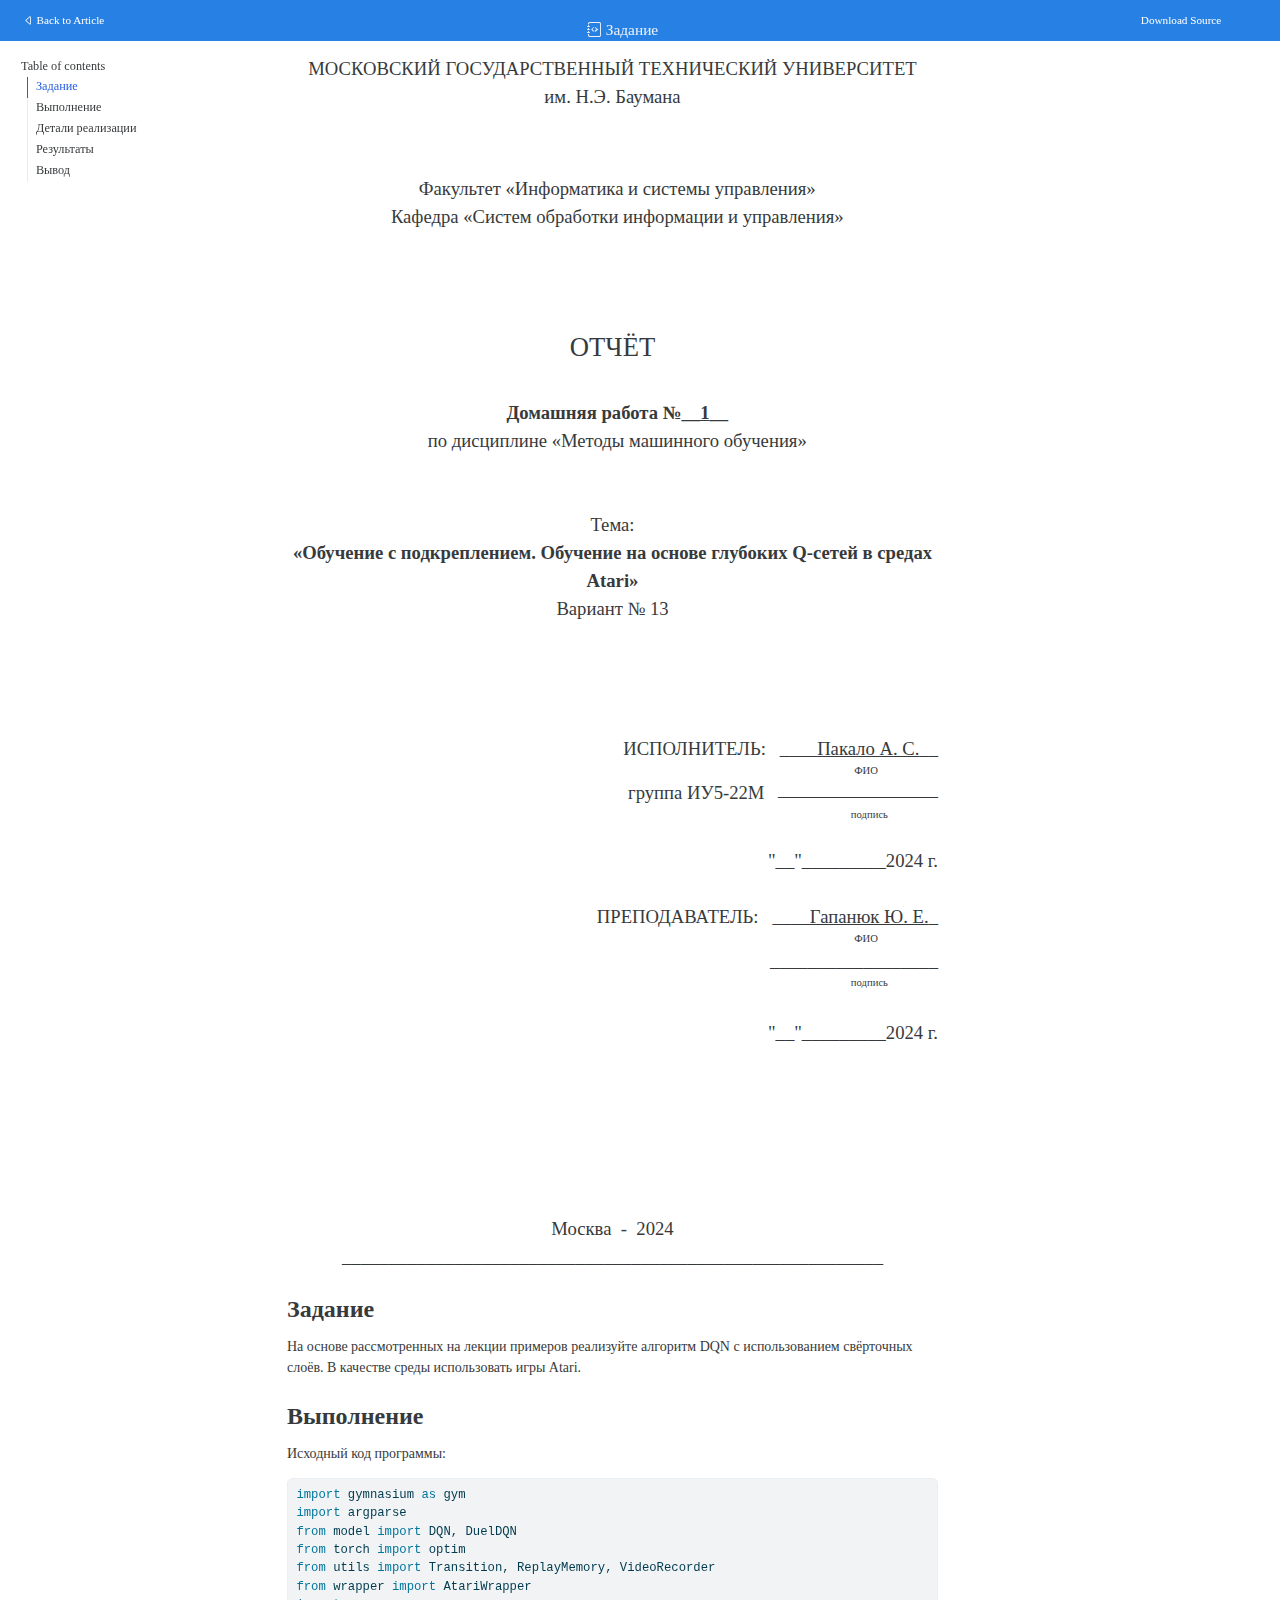
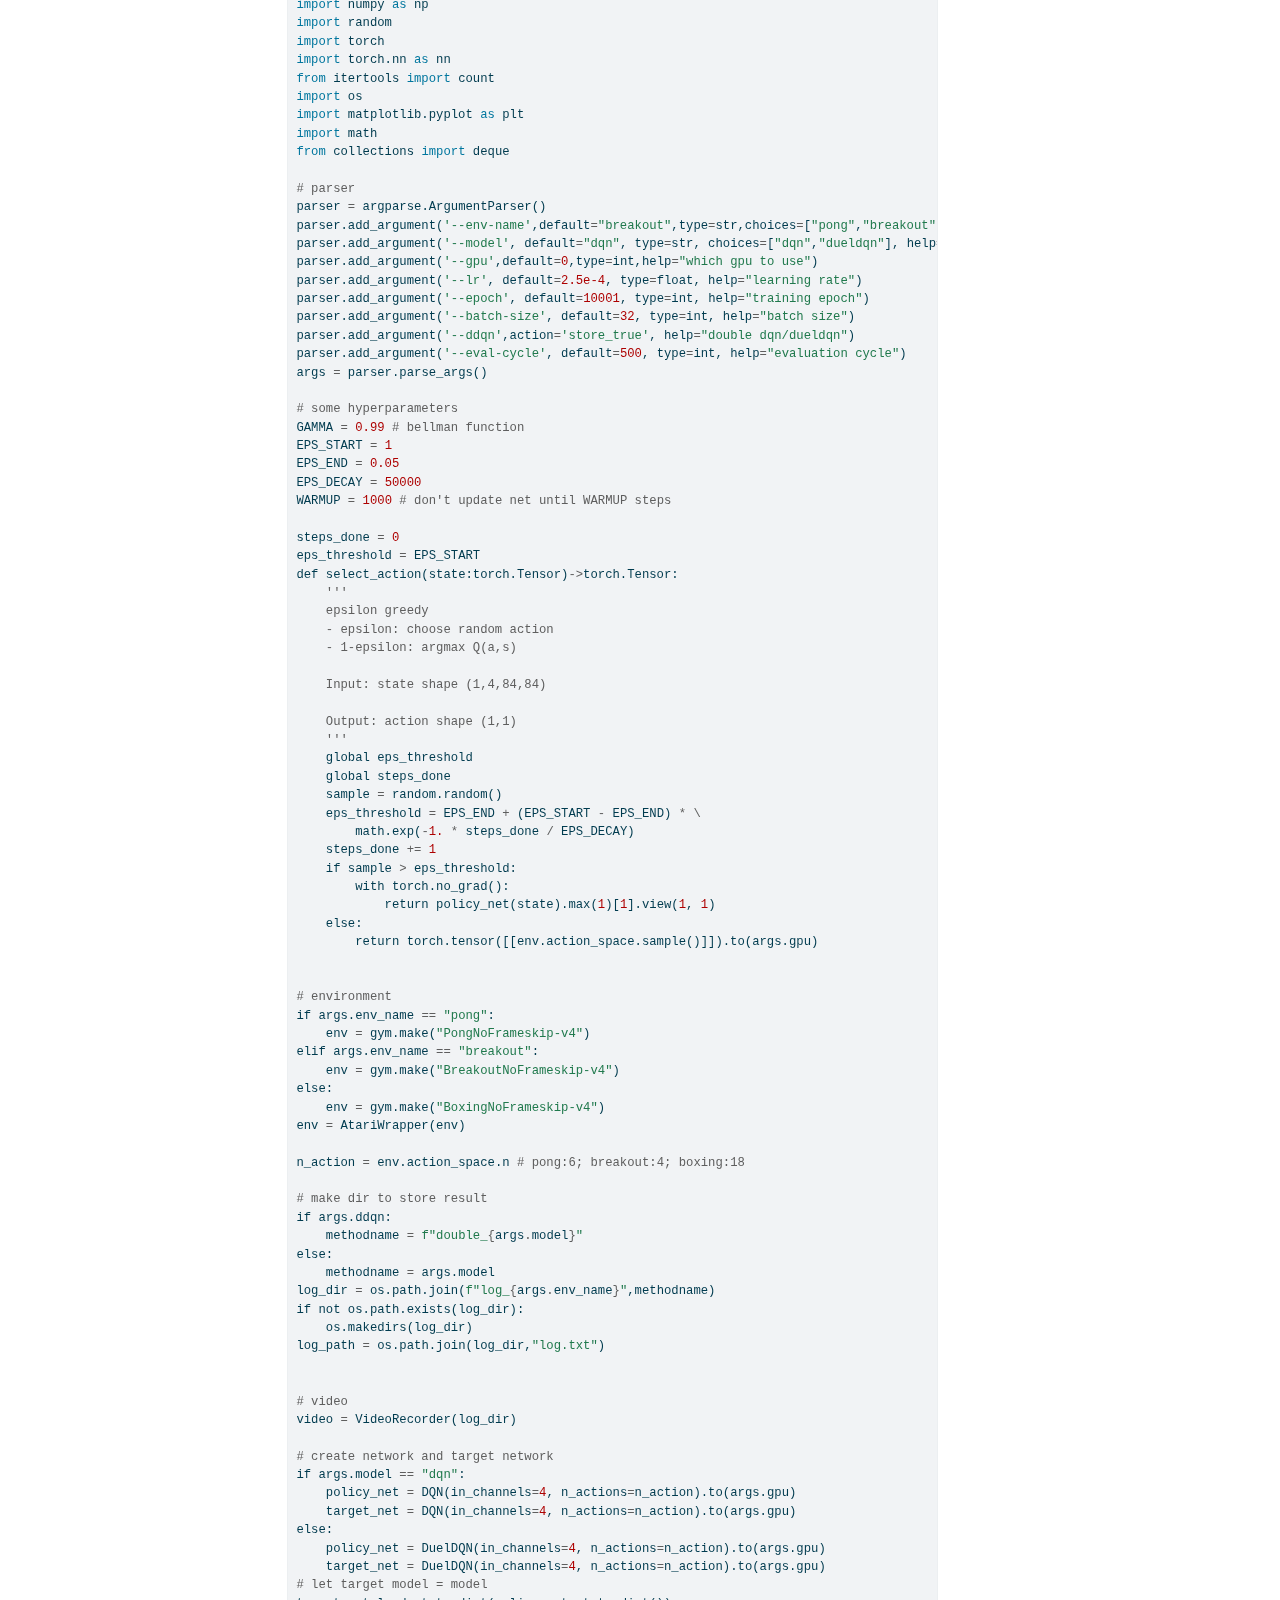
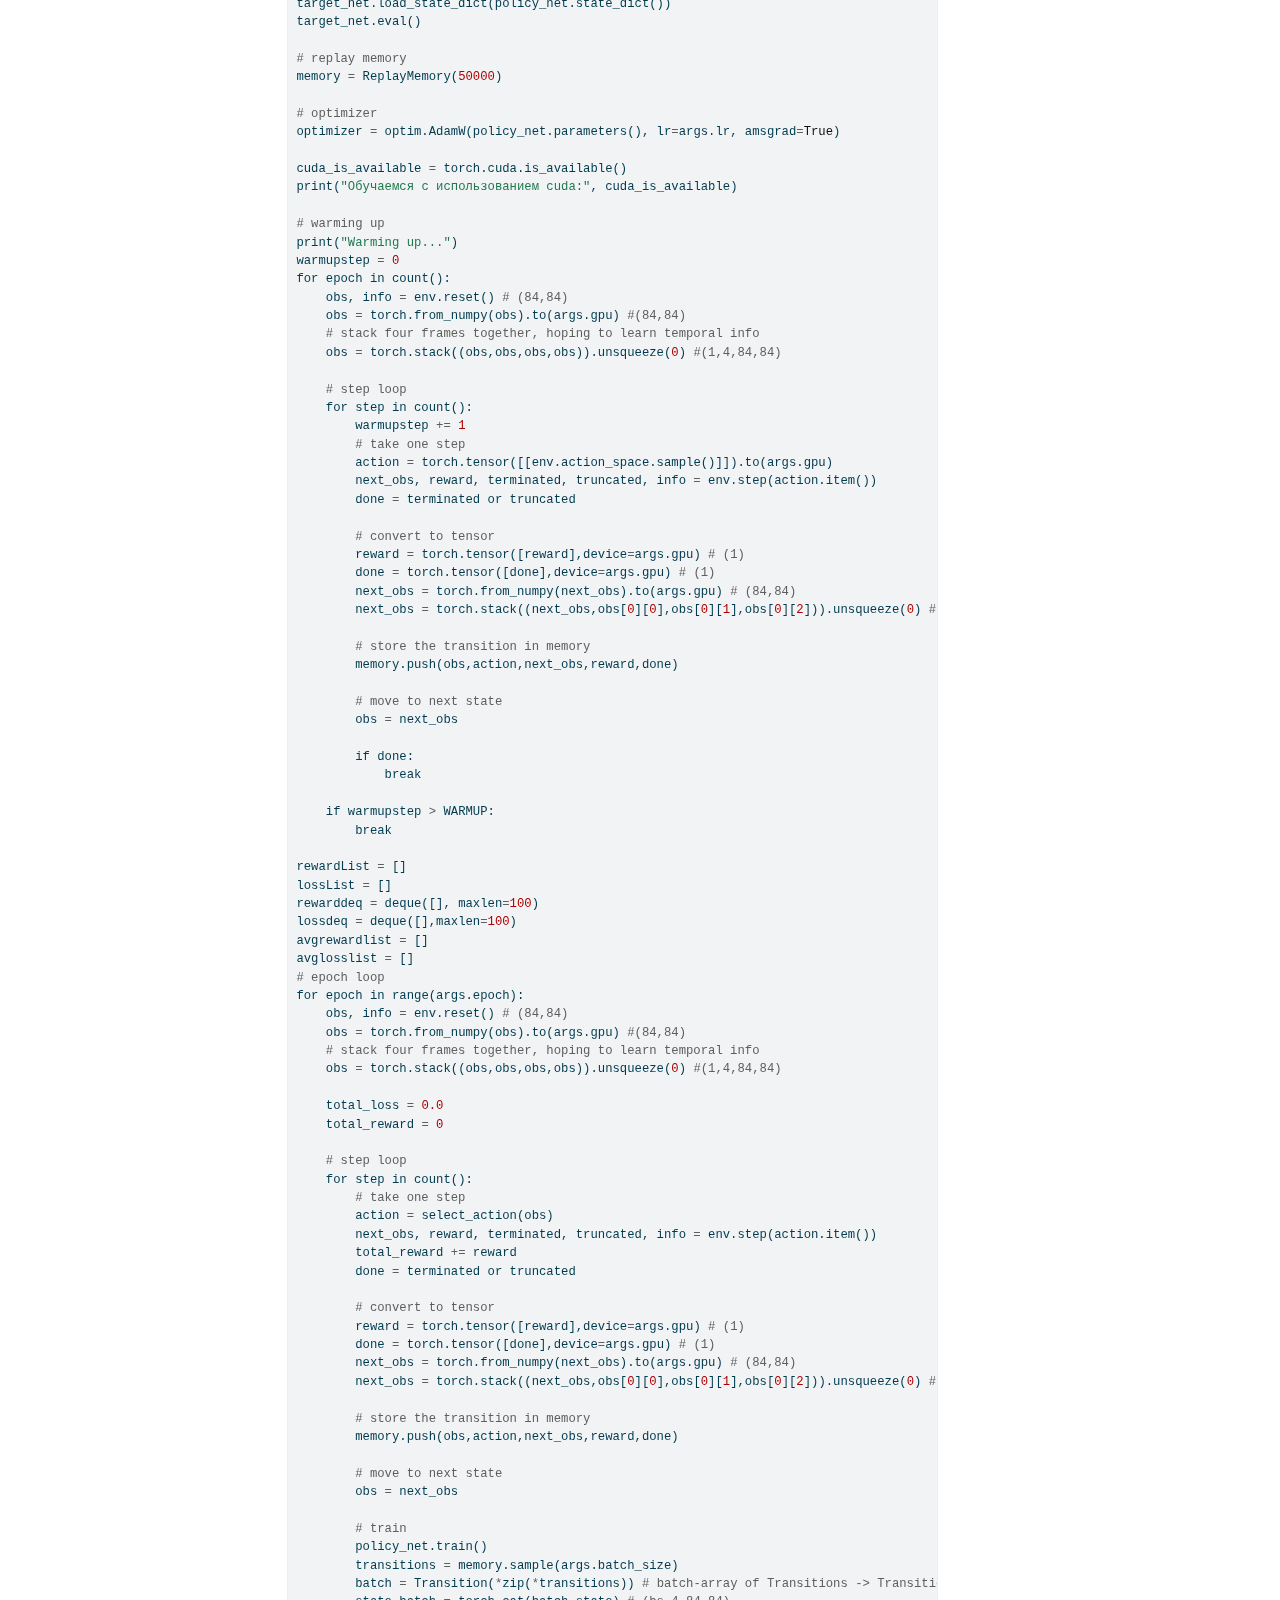
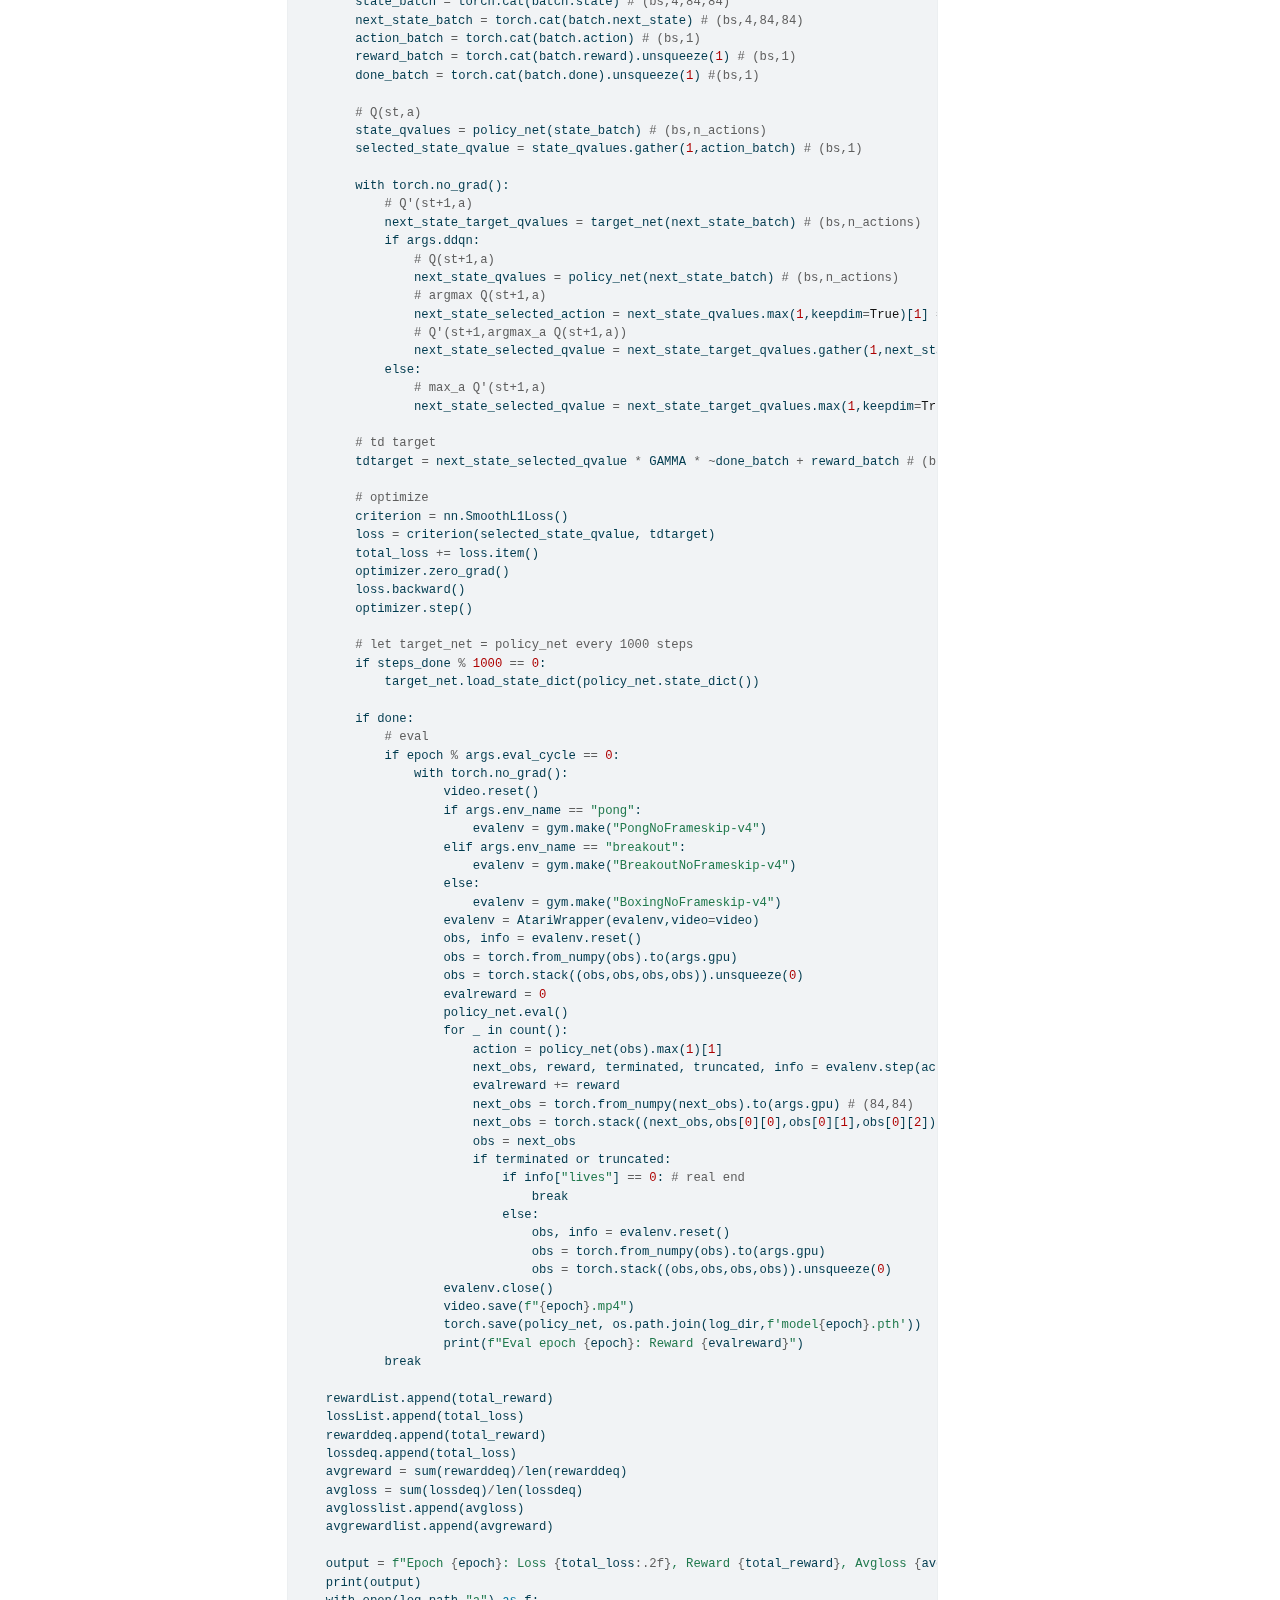
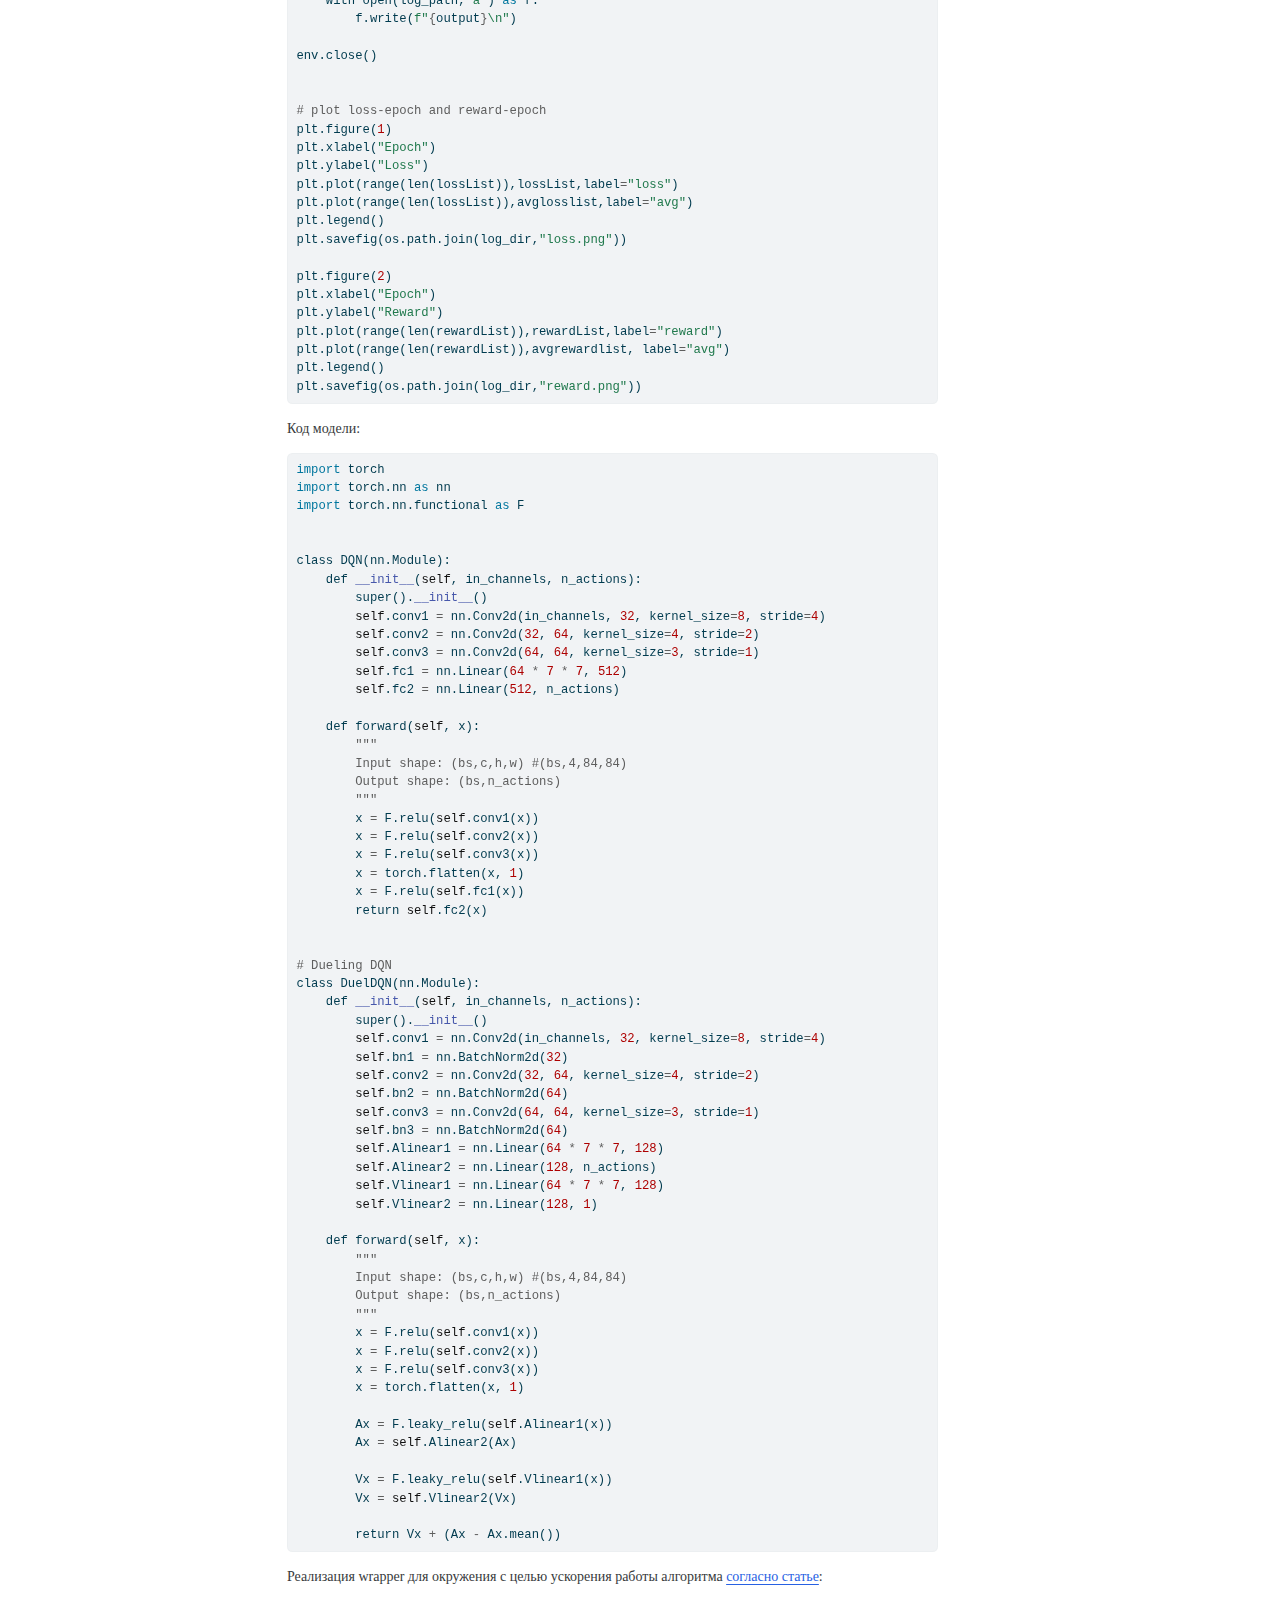
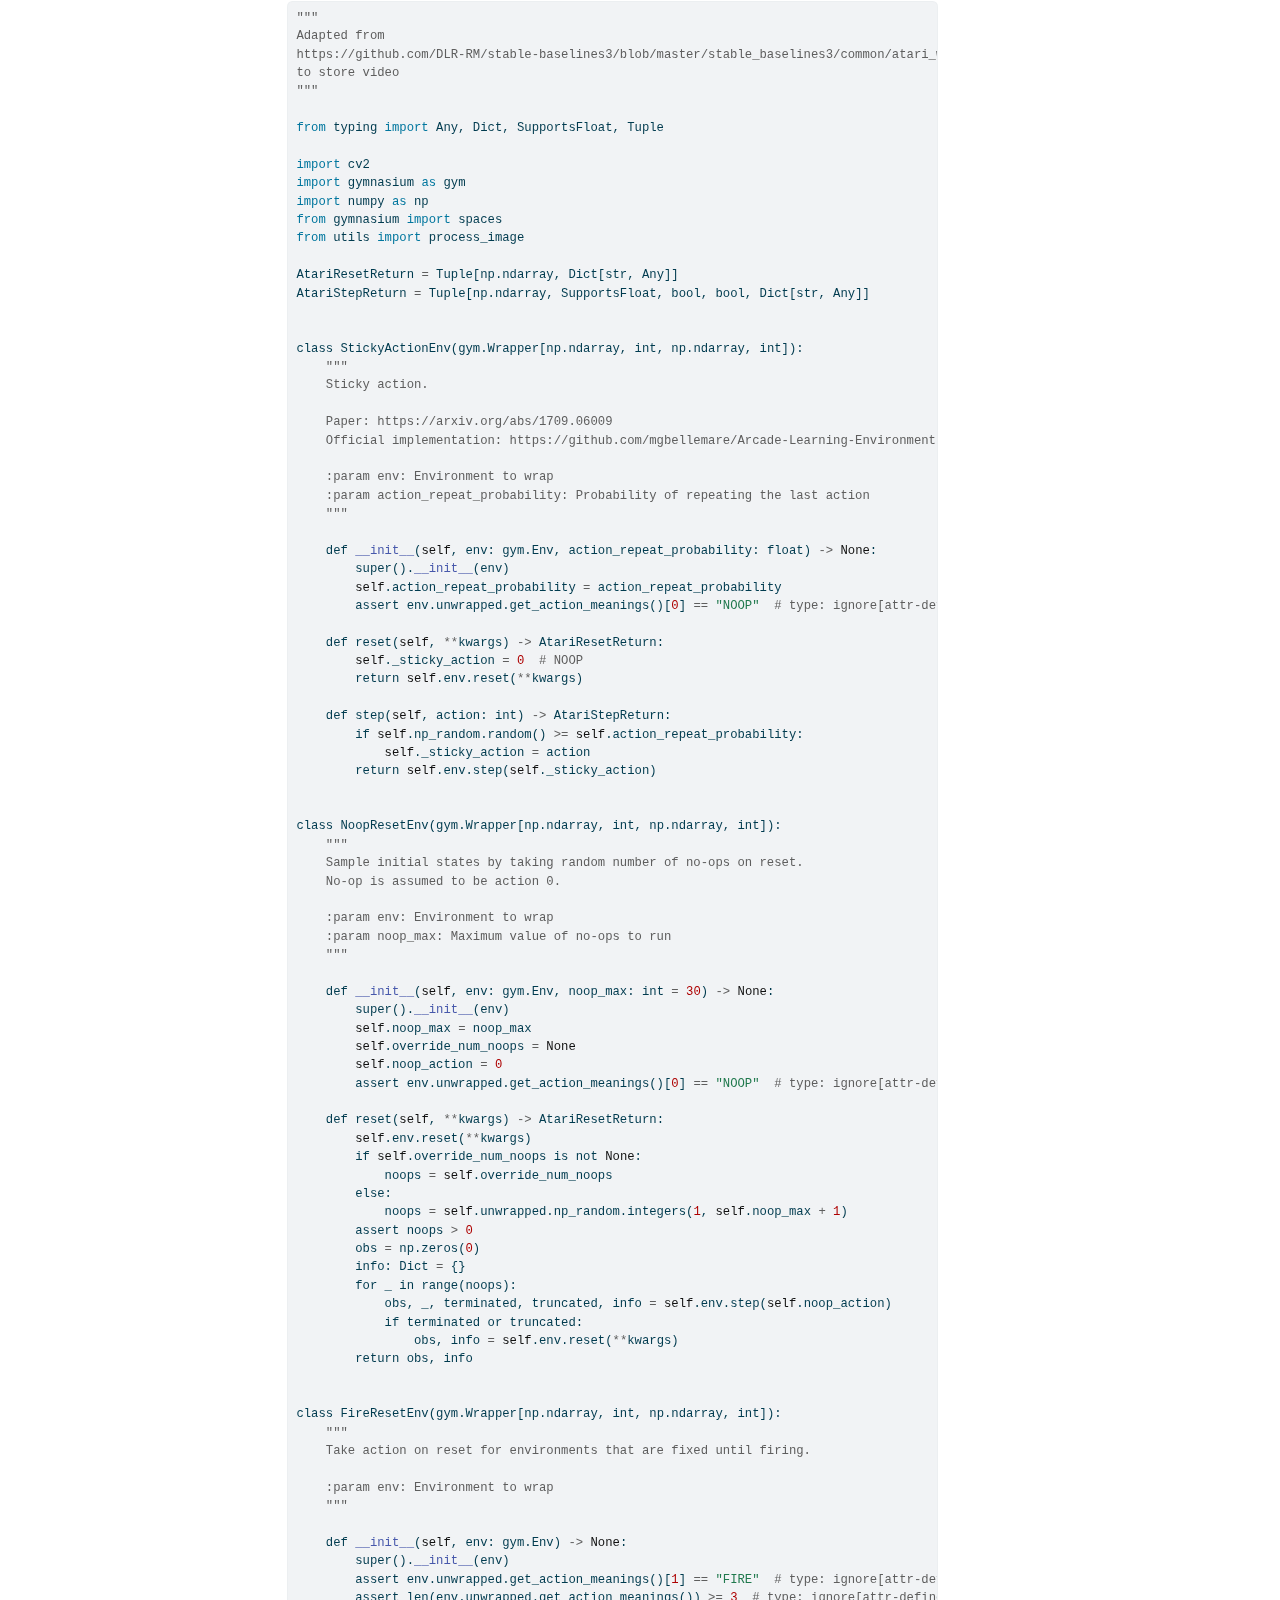
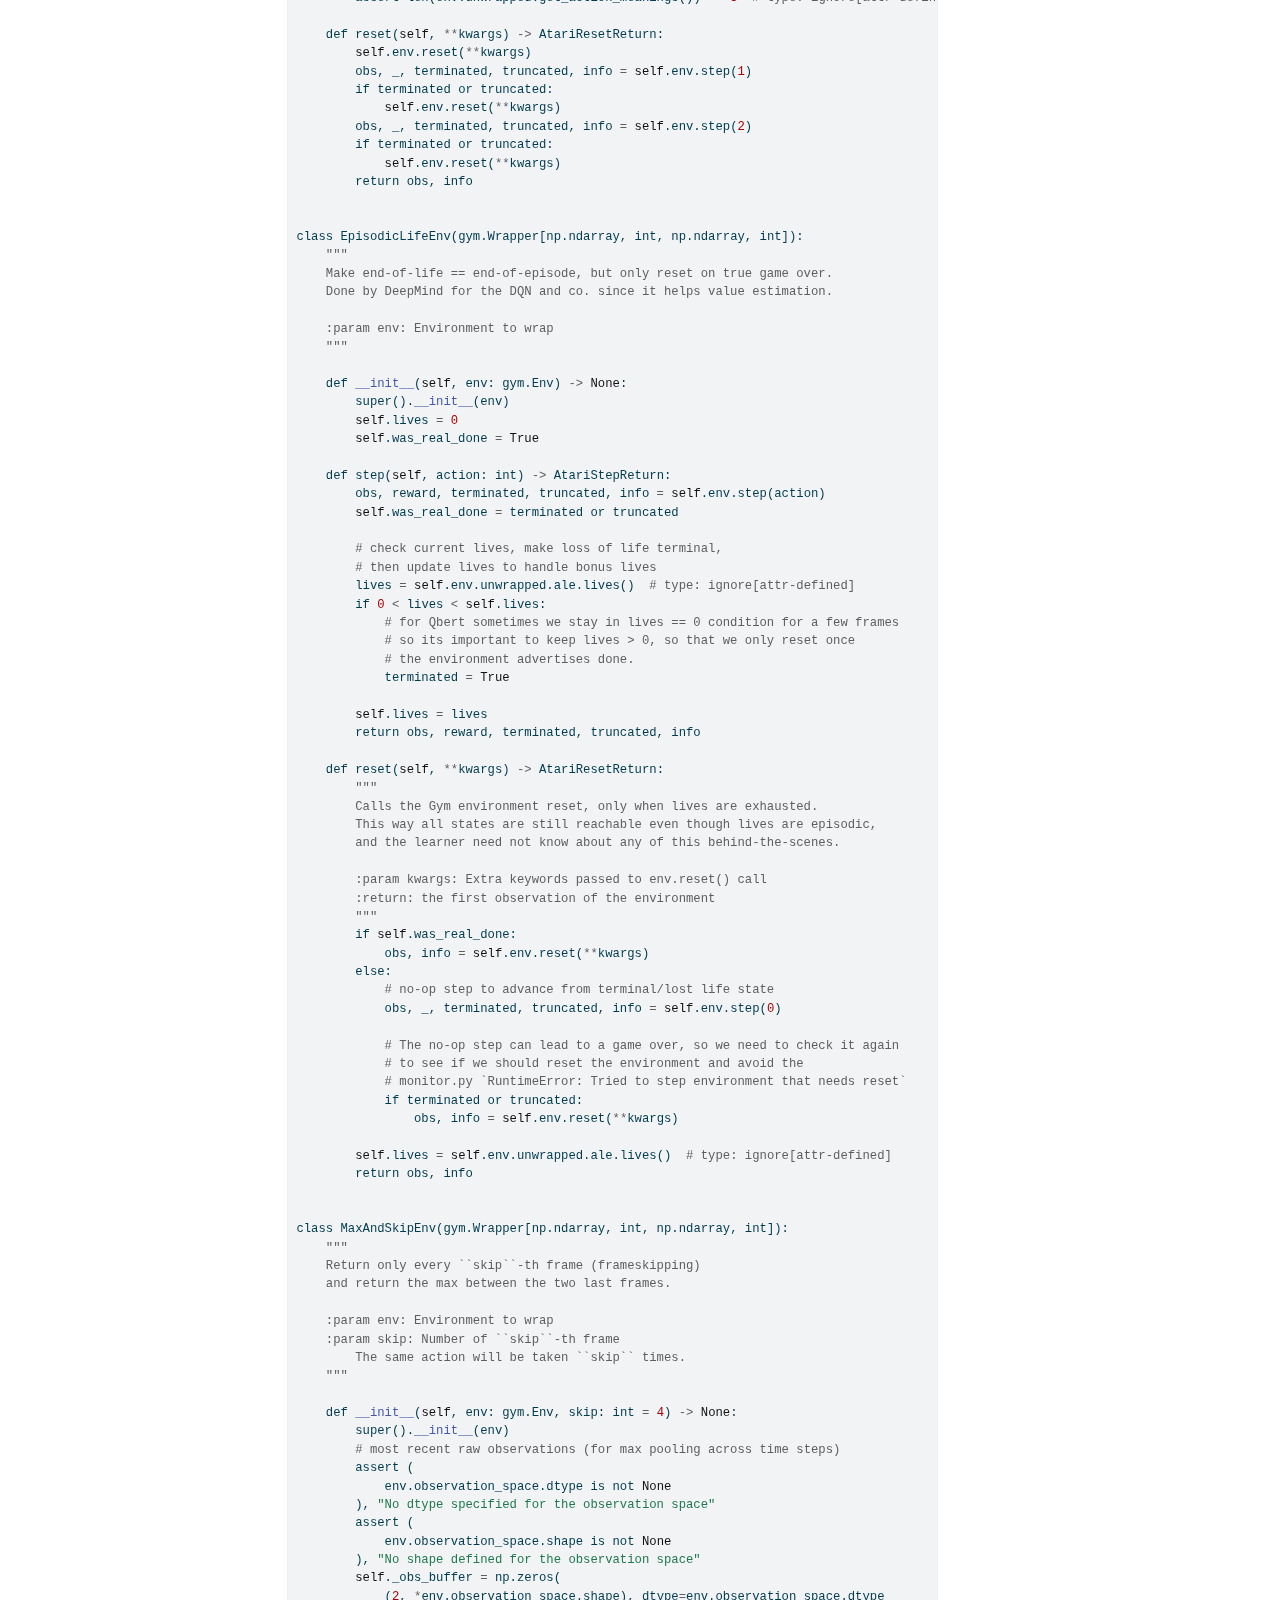
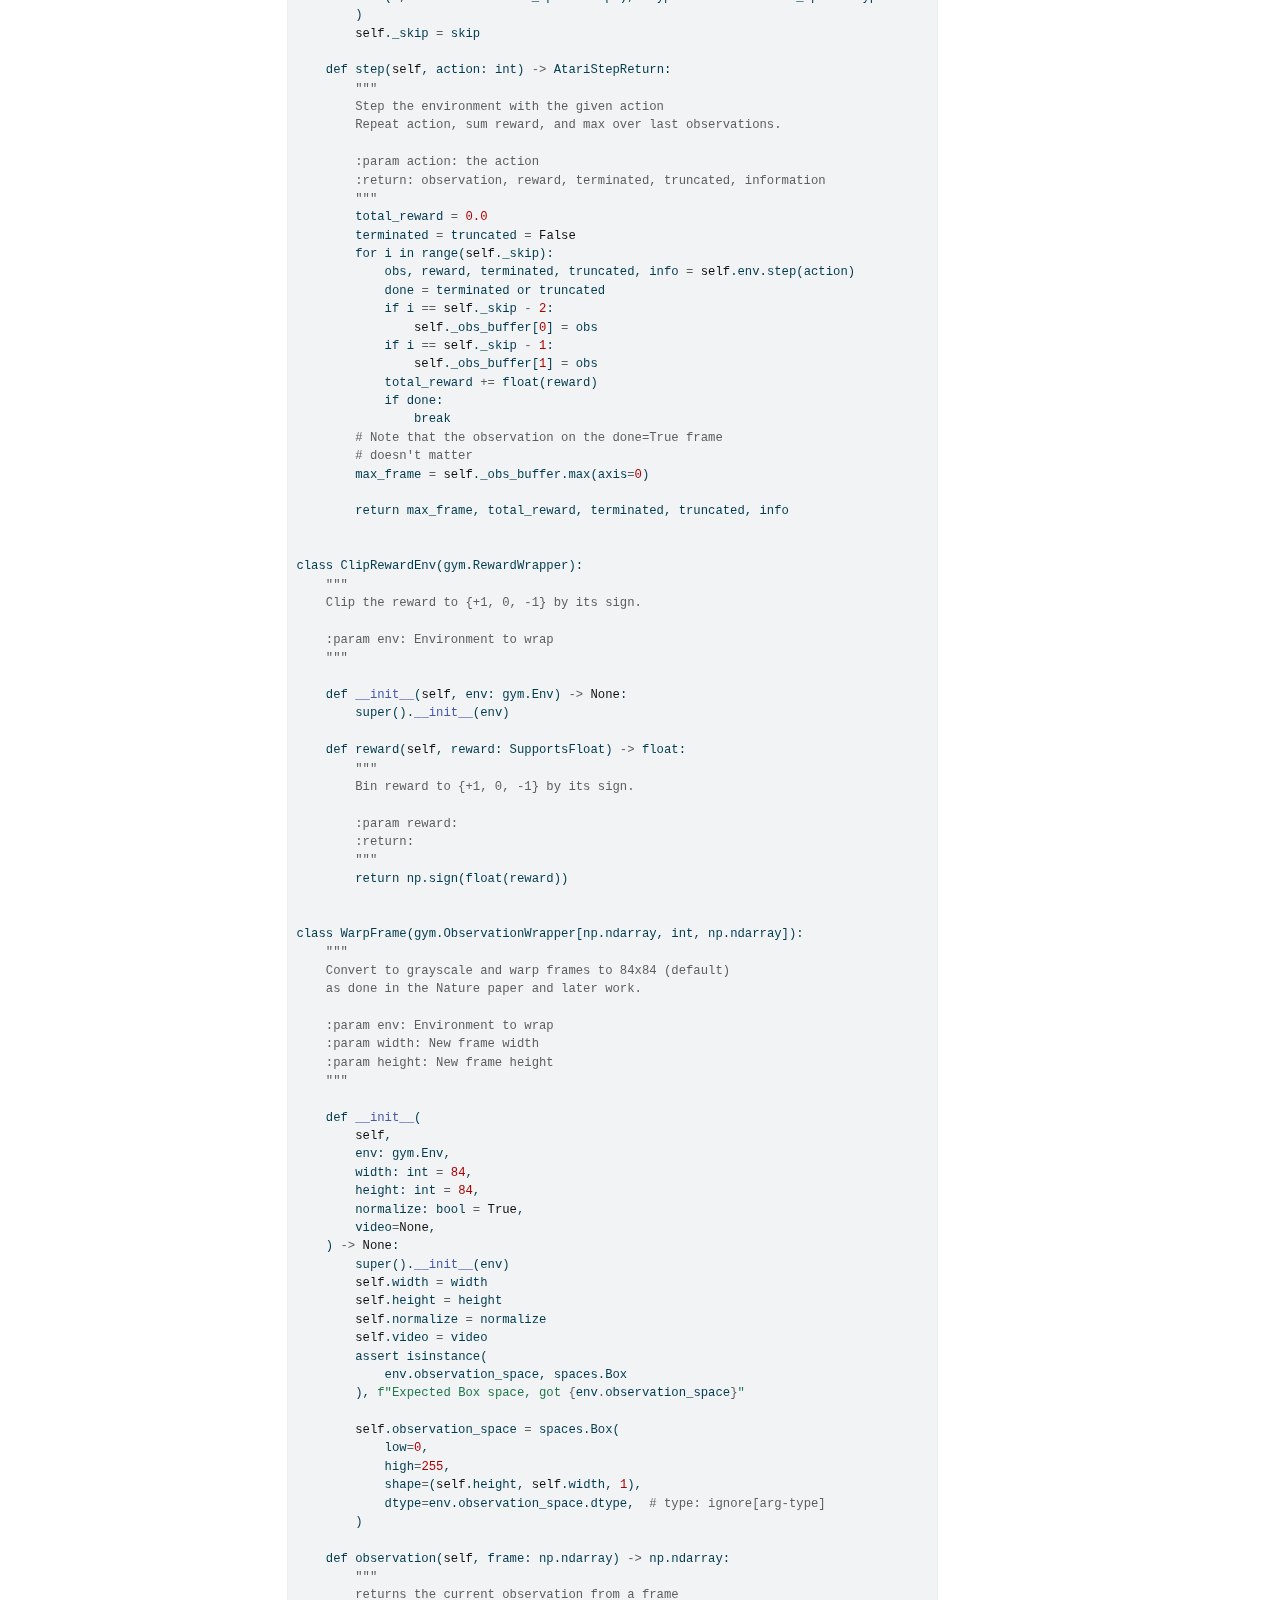
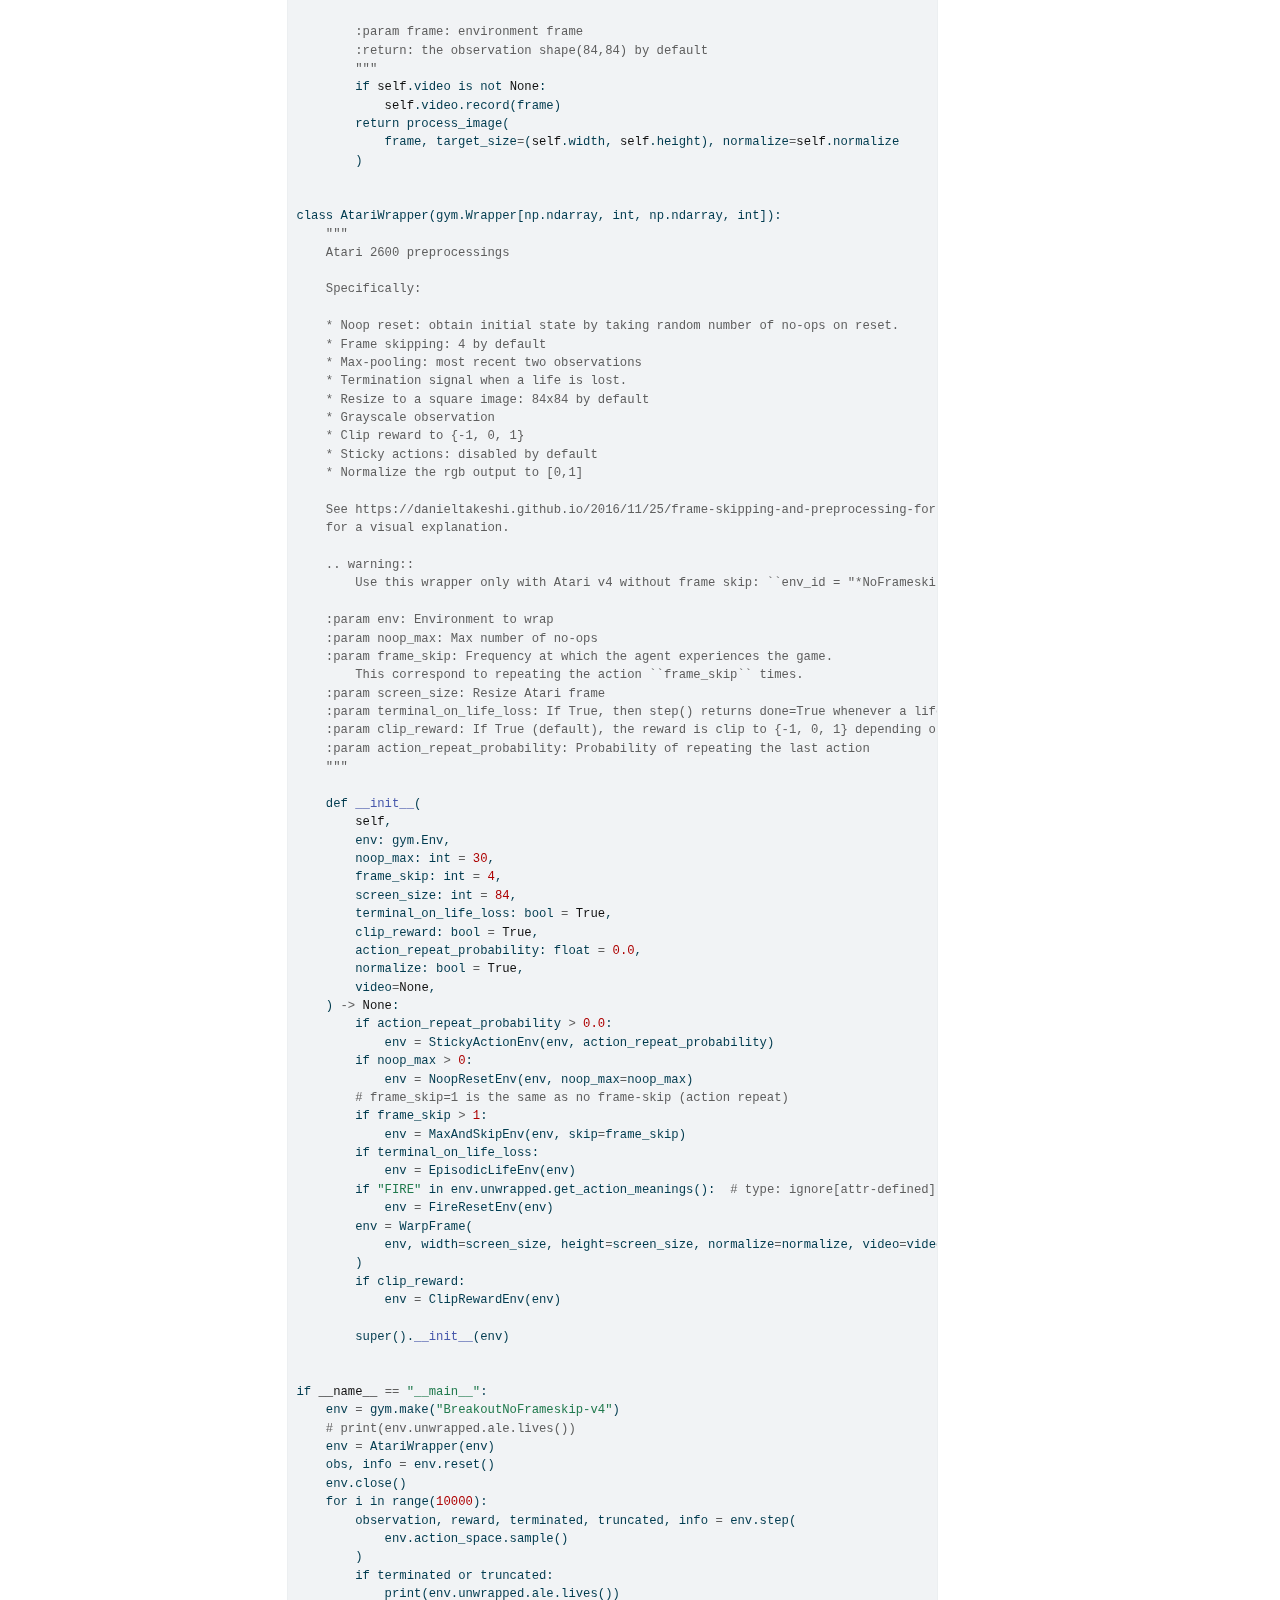
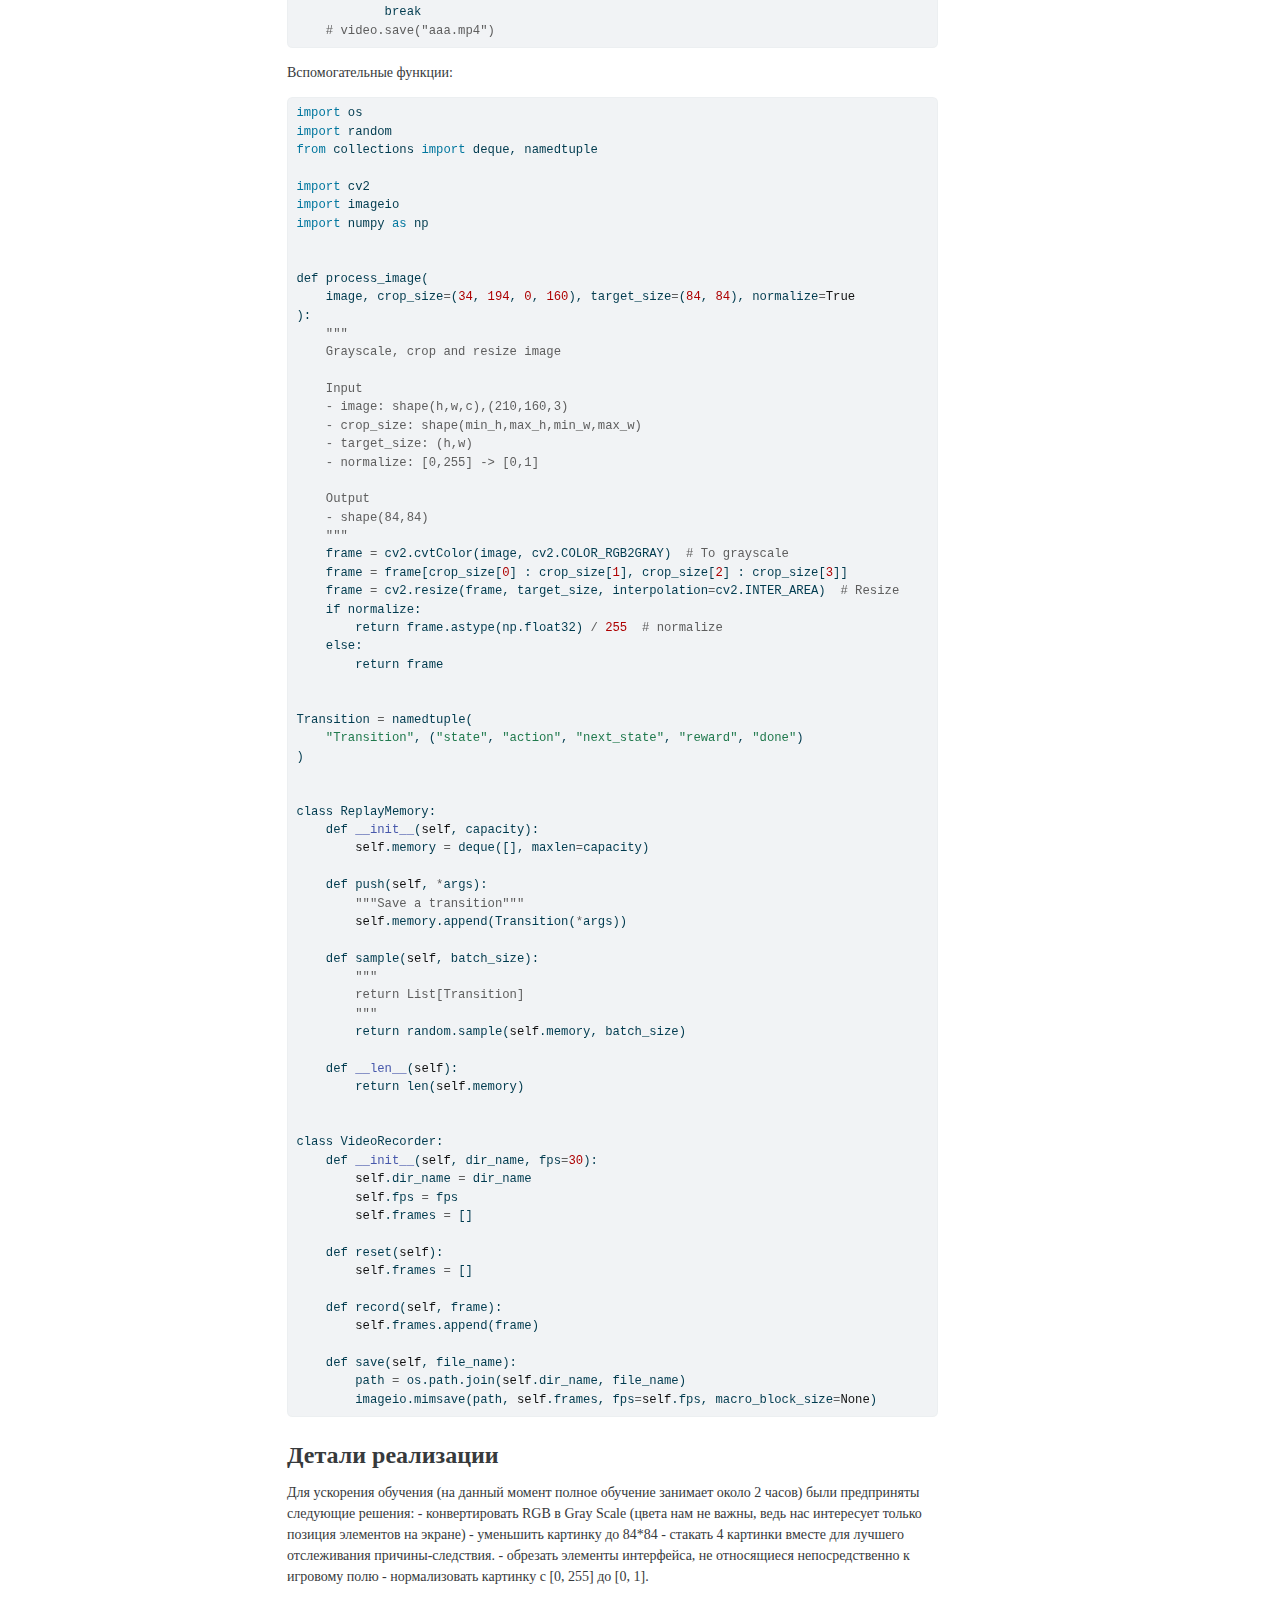
<file: reports/_manuscript/dqn_atari/dqn_atari-preview.html>
<!DOCTYPE html>
<html xmlns="http://www.w3.org/1999/xhtml" lang="en" xml:lang="en"><head>
    <meta charset="utf-8">
    <meta name="generator" content="quarto-1.4.550">

    <meta name="viewport" content="width=device-width, initial-scale=1.0, user-scalable=yes">


    <title>dqn_atari</title>
    <style>
      code{white-space: pre-wrap;}
      span.smallcaps{font-variant: small-caps;}
      div.columns{display: flex; gap: min(4vw, 1.5em);}
      div.column{flex: auto; overflow-x: auto;}
      div.hanging-indent{margin-left: 1.5em; text-indent: -1.5em;}
      ul.task-list{list-style: none;}
      ul.task-list li input[type="checkbox"] {
        width: 0.8em;
        margin: 0 0.8em 0.2em -1em; /* quarto-specific, see https://github.com/quarto-dev/quarto-cli/issues/4556 */ 
        vertical-align: middle;
      }
      /* CSS for syntax highlighting */
      pre > code.sourceCode { white-space: pre; position: relative; }
      pre > code.sourceCode > span { line-height: 1.25; }
      pre > code.sourceCode > span:empty { height: 1.2em; }
      .sourceCode { overflow: visible; }
      code.sourceCode > span { color: inherit; text-decoration: inherit; }
      div.sourceCode { margin: 1em 0; }
      pre.sourceCode { margin: 0; }
      @media screen {
      div.sourceCode { overflow: auto; }
      }
      @media print {
      pre > code.sourceCode { white-space: pre-wrap; }
      pre > code.sourceCode > span { text-indent: -5em; padding-left: 5em; }
      }
      pre.numberSource code
        { counter-reset: source-line 0; }
      pre.numberSource code > span
        { position: relative; left: -4em; counter-increment: source-line; }
      pre.numberSource code > span > a:first-child::before
        { content: counter(source-line);
          position: relative; left: -1em; text-align: right; vertical-align: baseline;
          border: none; display: inline-block;
          -webkit-touch-callout: none; -webkit-user-select: none;
          -khtml-user-select: none; -moz-user-select: none;
          -ms-user-select: none; user-select: none;
          padding: 0 4px; width: 4em;
        }
      pre.numberSource { margin-left: 3em;  padding-left: 4px; }
      div.sourceCode
        {   }
      @media screen {
      pre > code.sourceCode > span > a:first-child::before { text-decoration: underline; }
      }
    </style>

    <style>
      body.hypothesis-enabled #quarto-embed-header {
        padding-right: 36px;
      }

      #quarto-embed-header {
        height: 3em;
        width: 100%;
        display: flex;
        justify-content: space-between;
        align-items: center;
        border-bottom: solid 1px;
      }

      #quarto-embed-header h6 {
        font-size: 1.1em;
        padding-top: 0.6em;
        margin-left: 1em;
        margin-right: 1em;
        font-weight: 400;
      }

      #quarto-embed-header a.quarto-back-link,
      #quarto-embed-header a.quarto-download-embed {
        font-size: 0.8em;
        margin-top: 1em;
        margin-bottom: 1em;
        margin-left: 1em;
        margin-right: 1em;
      }

      .quarto-back-container {
        padding-left: 0.5em;
        display: flex;
      }

      .headroom {
          will-change: transform;
          transition: transform 200ms linear;
      }

      .headroom--pinned {
          transform: translateY(0%);
      }

      .headroom--unpinned {
          transform: translateY(-100%);
      }      
    </style>

    <script>
    window.document.addEventListener("DOMContentLoaded", function () {

      var header = window.document.querySelector("#quarto-embed-header");
      const titleBannerEl = window.document.querySelector("body > #title-block-header");
      if (titleBannerEl) {
        titleBannerEl.style.paddingTop = header.clientHeight + "px";
      }
      const contentEl = window.document.getElementById('quarto-content');
      for (const child of contentEl.children) {
        child.style.paddingTop = header.clientHeight + "px";
        child.style.marginTop = "1em";
      }

      // Use the article root if the `back` call doesn't work. This isn't perfect
      // but should typically work
      window.quartoBackToArticle = () => {
        var currentUrl = window.location.href;
        window.history.back();
        setTimeout(() => {
            // if location was not changed in 100 ms, then there is no history back
            if(currentUrl === window.location.href){              
                // redirect to site root
                window.location.href = "../index.html";
            }
        }, 100);
      }

      const headroom = new window.Headroom(header, {
        tolerance: 5,
        onPin: function () {
        },
        onUnpin: function () {
        },
      });
      headroom.init();
    });
    </script>

    
<script src="../site_libs/manuscript-notebook/headroom.min.js"></script>
<script src="../site_libs/clipboard/clipboard.min.js"></script>
<script src="../site_libs/quarto-html/quarto.js"></script>
<script src="../site_libs/quarto-html/popper.min.js"></script>
<script src="../site_libs/quarto-html/tippy.umd.min.js"></script>
<script src="../site_libs/quarto-html/anchor.min.js"></script>
<link href="../site_libs/quarto-html/tippy.css" rel="stylesheet">
<link href="../site_libs/quarto-html/quarto-syntax-highlighting.css" rel="stylesheet" id="quarto-text-highlighting-styles">
<script src="../site_libs/bootstrap/bootstrap.min.js"></script>
<link href="../site_libs/bootstrap/bootstrap-icons.css" rel="stylesheet">
<link href="../site_libs/bootstrap/bootstrap.min.css" rel="stylesheet" id="quarto-bootstrap" data-mode="light">
<script src="../site_libs/quarto-contrib/glightbox/glightbox.min.js"></script>
<link href="../site_libs/quarto-contrib/glightbox/glightbox.min.css" rel="stylesheet">
<link href="../site_libs/quarto-contrib/glightbox/lightbox.css" rel="stylesheet">
     <script async="" src="https://hypothes.is/embed.js"></script>
<script>
  window.document.addEventListener("DOMContentLoaded", function (_event) {
    document.body.classList.add('hypothesis-enabled');
  });
</script>  
        <link rel="stylesheet" href="../report.styles.scss">
      </head>

  <body bgcolor="white" lang="RU" style="tab-interval: 36pt; word-wrap: break-word" class="quarto-notebook">
    <div id="quarto-embed-header" class="headroom fixed-top bg-primary">
      
      <a onclick="window.quartoBackToArticle(); return false;" class="btn btn-primary quarto-back-link" href=""><i class="bi bi-caret-left"></i> Back to Article</a>
      <h6><i class="bi bi-journal-code"></i> Задание</h6>

            <a href="../dqn_atari/dqn_atari.qmd" class="btn btn-primary quarto-download-embed" download="dqn_atari.qmd">Download Source</a>
          </div>

     <div id="quarto-content" class="page-columns page-rows-contents page-layout-article toc-left">
<div id="quarto-sidebar-toc-left" class="sidebar toc-left">
  <nav id="TOC" role="doc-toc" class="toc-active">
    <h2 id="toc-title">Table of contents</h2>
   
  <ul>
  <li><a href="#задание" id="toc-задание" class="nav-link active" data-scroll-target="#задание">Задание</a></li>
  <li><a href="#выполнение" id="toc-выполнение" class="nav-link" data-scroll-target="#выполнение">Выполнение</a></li>
  <li><a href="#детали-реализации" id="toc-детали-реализации" class="nav-link" data-scroll-target="#детали-реализации">Детали реализации</a></li>
  <li><a href="#результаты" id="toc-результаты" class="nav-link" data-scroll-target="#результаты">Результаты</a>
  <ul class="collapse">
  <li><a href="#breakout" id="toc-breakout" class="nav-link" data-scroll-target="#breakout">Breakout</a></li>
  <li><a href="#pong" id="toc-pong" class="nav-link" data-scroll-target="#pong">Pong</a></li>
  <li><a href="#boxing" id="toc-boxing" class="nav-link" data-scroll-target="#boxing">Boxing</a></li>
  </ul></li>
  <li><a href="#вывод" id="toc-вывод" class="nav-link" data-scroll-target="#вывод">Вывод</a></li>
  </ul>
</nav>
</div>
<div id="quarto-margin-sidebar" class="sidebar margin-sidebar">
</div>
<main class="content quarto-banner-title-block" id="quarto-document-content">          
        <style>
            <!--
             /* Font Definitions */
             @font-face
                {font-family:"Cambria Math";
                panose-1:2 4 5 3 5 4 6 3 2 4;
                mso-font-charset:204;
                mso-generic-font-family:roman;
                mso-font-pitch:variable;
                mso-font-signature:-536869121 1107305727 33554432 0 415 0;}
            @font-face
                {font-family:Georgia;
                panose-1:2 4 5 2 5 4 5 2 3 3;
                mso-font-charset:204;
                mso-generic-font-family:roman;
                mso-font-pitch:variable;
                mso-font-signature:647 0 0 0 159 0;}
             /* Style Definitions */
             p.MsoNormal, li.MsoNormal, div.MsoNormal
                {mso-style-unhide:no;
                mso-style-qformat:yes;
                mso-style-parent:"";
                margin:0cm;
                mso-pagination:none;
                font-size:12.0pt;
                font-family:"Times New Roman",serif;
                mso-fareast-font-family:"Times New Roman";}
            h1
                {mso-style-priority:9;
                mso-style-unhide:no;
                mso-style-qformat:yes;
                mso-style-next:Обычный;
                margin-top:24.0pt;
                margin-right:0cm;
                margin-bottom:6.0pt;
                margin-left:0cm;
                mso-pagination:lines-together;
                page-break-after:avoid;
                mso-outline-level:1;
                font-size:24.0pt;
                font-family:"Times New Roman",serif;
                mso-font-kerning:0pt;
                mso-bidi-font-weight:normal;}
            h2
                {mso-style-noshow:yes;
                mso-style-priority:9;
                mso-style-qformat:yes;
                mso-style-next:Обычный;
                margin-top:18.0pt;
                margin-right:0cm;
                margin-bottom:4.0pt;
                margin-left:0cm;
                mso-pagination:lines-together;
                page-break-after:avoid;
                mso-outline-level:2;
                font-size:18.0pt;
                font-family:"Times New Roman",serif;
                mso-bidi-font-weight:normal;}
            h3
                {mso-style-noshow:yes;
                mso-style-priority:9;
                mso-style-qformat:yes;
                mso-style-next:Обычный;
                margin-top:14.0pt;
                margin-right:0cm;
                margin-bottom:4.0pt;
                margin-left:0cm;
                mso-pagination:lines-together;
                page-break-after:avoid;
                mso-outline-level:3;
                font-size:14.0pt;
                font-family:"Times New Roman",serif;
                mso-bidi-font-weight:normal;}
            h4
                {mso-style-noshow:yes;
                mso-style-priority:9;
                mso-style-qformat:yes;
                mso-style-next:Обычный;
                margin-top:12.0pt;
                margin-right:0cm;
                margin-bottom:2.0pt;
                margin-left:0cm;
                mso-pagination:lines-together;
                page-break-after:avoid;
                mso-outline-level:4;
                font-size:12.0pt;
                font-family:"Times New Roman",serif;
                mso-bidi-font-weight:normal;}
            h5
                {mso-style-noshow:yes;
                mso-style-priority:9;
                mso-style-qformat:yes;
                mso-style-next:Обычный;
                margin-top:11.0pt;
                margin-right:0cm;
                margin-bottom:2.0pt;
                margin-left:0cm;
                mso-pagination:lines-together;
                page-break-after:avoid;
                mso-outline-level:5;
                font-size:11.0pt;
                font-family:"Times New Roman",serif;
                mso-bidi-font-weight:normal;}
            h6
                {mso-style-noshow:yes;
                mso-style-priority:9;
                mso-style-qformat:yes;
                mso-style-next:Обычный;
                margin-top:10.0pt;
                margin-right:0cm;
                margin-bottom:2.0pt;
                margin-left:0cm;
                mso-pagination:lines-together;
                page-break-after:avoid;
                mso-outline-level:6;
                font-size:10.0pt;
                font-family:"Times New Roman",serif;
                mso-bidi-font-weight:normal;}
            p.MsoHeader, li.MsoHeader, div.MsoHeader
                {mso-style-priority:99;
                mso-style-link:"Верхний колонтитул Знак";
                margin:0cm;
                mso-pagination:none;
                tab-stops:center 233.85pt right 467.75pt;
                font-size:12.0pt;
                font-family:"Times New Roman",serif;
                mso-fareast-font-family:"Times New Roman";}
            p.MsoFooter, li.MsoFooter, div.MsoFooter
                {mso-style-priority:99;
                mso-style-link:"Нижний колонтитул Знак";
                margin:0cm;
                mso-pagination:none;
                tab-stops:center 233.85pt right 467.75pt;
                font-size:12.0pt;
                font-family:"Times New Roman",serif;
                mso-fareast-font-family:"Times New Roman";}
            p.MsoCaption, li.MsoCaption, div.MsoCaption
                {mso-style-priority:35;
                mso-style-qformat:yes;
                mso-style-next:Обычный;
                margin-top:0cm;
                margin-right:0cm;
                margin-bottom:10.0pt;
                margin-left:0cm;
                mso-pagination:none;
                font-size:9.0pt;
                font-family:"Times New Roman",serif;
                mso-fareast-font-family:"Times New Roman";
                color:#1F497D;
                mso-themecolor:text2;
                font-style:italic;}
            p.MsoTitle, li.MsoTitle, div.MsoTitle
                {mso-style-priority:10;
                mso-style-unhide:no;
                mso-style-qformat:yes;
                mso-style-next:Обычный;
                margin-top:24.0pt;
                margin-right:0cm;
                margin-bottom:6.0pt;
                margin-left:0cm;
                mso-pagination:lines-together;
                page-break-after:avoid;
                font-size:36.0pt;
                font-family:"Times New Roman",serif;
                mso-fareast-font-family:"Times New Roman";
                font-weight:bold;
                mso-bidi-font-weight:normal;}
            p.MsoSubtitle, li.MsoSubtitle, div.MsoSubtitle
                {mso-style-priority:11;
                mso-style-unhide:no;
                mso-style-qformat:yes;
                mso-style-next:Обычный;
                margin-top:18.0pt;
                margin-right:0cm;
                margin-bottom:4.0pt;
                margin-left:0cm;
                mso-pagination:lines-together;
                page-break-after:avoid;
                font-size:24.0pt;
                font-family:"Georgia",serif;
                mso-fareast-font-family:Georgia;
                mso-bidi-font-family:Georgia;
                color:#666666;
                font-style:italic;
                mso-bidi-font-style:normal;}
            p.MsoListParagraph, li.MsoListParagraph, div.MsoListParagraph
                {mso-style-priority:34;
                mso-style-unhide:no;
                mso-style-qformat:yes;
                margin-top:0cm;
                margin-right:0cm;
                margin-bottom:0cm;
                margin-left:36.0pt;
                mso-add-space:auto;
                mso-pagination:none;
                font-size:12.0pt;
                font-family:"Times New Roman",serif;
                mso-fareast-font-family:"Times New Roman";}
            p.MsoListParagraphCxSpFirst, li.MsoListParagraphCxSpFirst, div.MsoListParagraphCxSpFirst
                {mso-style-priority:34;
                mso-style-unhide:no;
                mso-style-qformat:yes;
                mso-style-type:export-only;
                margin-top:0cm;
                margin-right:0cm;
                margin-bottom:0cm;
                margin-left:36.0pt;
                mso-add-space:auto;
                mso-pagination:none;
                font-size:12.0pt;
                font-family:"Times New Roman",serif;
                mso-fareast-font-family:"Times New Roman";}
            p.MsoListParagraphCxSpMiddle, li.MsoListParagraphCxSpMiddle, div.MsoListParagraphCxSpMiddle
                {mso-style-priority:34;
                mso-style-unhide:no;
                mso-style-qformat:yes;
                mso-style-type:export-only;
                margin-top:0cm;
                margin-right:0cm;
                margin-bottom:0cm;
                margin-left:36.0pt;
                mso-add-space:auto;
                mso-pagination:none;
                font-size:12.0pt;
                font-family:"Times New Roman",serif;
                mso-fareast-font-family:"Times New Roman";}
            p.MsoListParagraphCxSpLast, li.MsoListParagraphCxSpLast, div.MsoListParagraphCxSpLast
                {mso-style-priority:34;
                mso-style-unhide:no;
                mso-style-qformat:yes;
                mso-style-type:export-only;
                margin-top:0cm;
                margin-right:0cm;
                margin-bottom:0cm;
                margin-left:36.0pt;
                mso-add-space:auto;
                mso-pagination:none;
                font-size:12.0pt;
                font-family:"Times New Roman",serif;
                mso-fareast-font-family:"Times New Roman";}
            span.a
                {mso-style-name:"Верхний колонтитул Знак";
                mso-style-priority:99;
                mso-style-unhide:no;
                mso-style-locked:yes;
                mso-style-link:"Верхний колонтитул";}
            span.a0
                {mso-style-name:"Нижний колонтитул Знак";
                mso-style-priority:99;
                mso-style-unhide:no;
                mso-style-locked:yes;
                mso-style-link:"Нижний колонтитул";}
            p.a1, li.a1, div.a1
                {mso-style-name:"Отчёт Основной текст";
                mso-style-unhide:no;
                mso-style-qformat:yes;
                margin:0cm;
                text-align:justify;
                text-indent:35.45pt;
                line-height:150%;
                mso-pagination:widow-orphan lines-together;
                font-size:14.0pt;
                mso-bidi-font-size:12.0pt;
                font-family:"Times New Roman",serif;
                mso-fareast-font-family:"Times New Roman";}
            p.a2, li.a2, div.a2
                {mso-style-name:"Отчёт Заголовок";
                mso-style-unhide:no;
                mso-style-qformat:yes;
                mso-style-parent:"Отчёт Основной текст";
                margin-top:22.0pt;
                margin-right:0cm;
                margin-bottom:0cm;
                margin-left:0cm;
                text-align:center;
                line-height:150%;
                mso-pagination:widow-orphan;
                page-break-after:avoid;
                mso-outline-level:1;
                font-size:16.0pt;
                mso-bidi-font-size:12.0pt;
                font-family:"Times New Roman",serif;
                mso-fareast-font-family:"Times New Roman";
                font-weight:bold;
                mso-bidi-font-weight:normal;}
            p.a3, li.a3, div.a3
                {mso-style-name:"Отчёт Подзаголовок";
                mso-style-unhide:no;
                mso-style-qformat:yes;
                mso-style-parent:"Отчёт Заголовок";
                margin-top:22.0pt;
                margin-right:0cm;
                margin-bottom:0cm;
                margin-left:0cm;
                text-align:center;
                line-height:150%;
                mso-pagination:widow-orphan;
                page-break-after:avoid;
                mso-outline-level:2;
                font-size:14.0pt;
                mso-bidi-font-size:12.0pt;
                font-family:"Times New Roman",serif;
                mso-fareast-font-family:"Times New Roman";
                font-weight:bold;
                mso-bidi-font-weight:normal;}
            p.a4, li.a4, div.a4
                {mso-style-name:"Отчёт Рисунок";
                mso-style-unhide:no;
                mso-style-qformat:yes;
                mso-style-parent:"Отчёт Основной текст";
                margin:0cm;
                text-align:center;
                line-height:150%;
                mso-pagination:widow-orphan lines-together;
                font-size:14.0pt;
                mso-bidi-font-size:12.0pt;
                font-family:"Times New Roman",serif;
                mso-fareast-font-family:"Times New Roman";}
            span.SpellE
                {mso-style-name:"";
                mso-spl-e:yes;}
            span.GramE
                {mso-style-name:"";
                mso-gram-e:yes;}
            .MsoChpDefault
                {mso-style-type:export-only;
                mso-default-props:yes;
                font-size:12.0pt;
                mso-ansi-font-size:12.0pt;
                mso-bidi-font-size:12.0pt;
                mso-font-kerning:0pt;
                mso-ligatures:none;}
            .MsoPapDefault
                {mso-style-type:export-only;
                mso-pagination:none;}
             /* Page Definitions */
             @page
                {mso-footnote-separator:url("Борисочкин%20М.%20И.%20ИУ5-21М%20ЛР1%20Отчёт.files/header.htm") fs;
                mso-footnote-continuation-separator:url("Борисочкин%20М.%20И.%20ИУ5-21М%20ЛР1%20Отчёт.files/header.htm") fcs;
                mso-endnote-separator:url("Борисочкин%20М.%20И.%20ИУ5-21М%20ЛР1%20Отчёт.files/header.htm") es;
                mso-endnote-continuation-separator:url("Борисочкин%20М.%20И.%20ИУ5-21М%20ЛР1%20Отчёт.files/header.htm") ecs;}
            @page WordSection1
                {size:595.3pt 841.9pt;
                margin:2.0cm 42.5pt 2.0cm 3.0cm;
                mso-header-margin:0cm;
                mso-footer-margin:36.0pt;
                mso-page-numbers:1;
                mso-title-page:yes;
                mso-footer:url("Борисочкин%20М.%20И.%20ИУ5-21М%20ЛР1%20Отчёт.files/header.htm") f1;
                mso-paper-source:0;}
            div.WordSection1
                {page:WordSection1;}
             /* List Definitions */
             @list l0
                {mso-list-id:862717626;
                mso-list-type:hybrid;
                mso-list-template-ids:1644094650 68747279 68747289 68747291 68747279 68747289 68747291 68747279 68747289 68747291;}
            @list l0:level1
                {mso-level-tab-stop:none;
                mso-level-number-position:left;
                margin-left:71.45pt;
                text-indent:-18.0pt;}
            @list l0:level2
                {mso-level-number-format:alpha-lower;
                mso-level-tab-stop:none;
                mso-level-number-position:left;
                margin-left:107.45pt;
                text-indent:-18.0pt;}
            @list l0:level3
                {mso-level-number-format:roman-lower;
                mso-level-tab-stop:none;
                mso-level-number-position:right;
                margin-left:143.45pt;
                text-indent:-9.0pt;}
            @list l0:level4
                {mso-level-tab-stop:none;
                mso-level-number-position:left;
                margin-left:179.45pt;
                text-indent:-18.0pt;}
            @list l0:level5
                {mso-level-number-format:alpha-lower;
                mso-level-tab-stop:none;
                mso-level-number-position:left;
                margin-left:215.45pt;
                text-indent:-18.0pt;}
            @list l0:level6
                {mso-level-number-format:roman-lower;
                mso-level-tab-stop:none;
                mso-level-number-position:right;
                margin-left:251.45pt;
                text-indent:-9.0pt;}
            @list l0:level7
                {mso-level-tab-stop:none;
                mso-level-number-position:left;
                margin-left:287.45pt;
                text-indent:-18.0pt;}
            @list l0:level8
                {mso-level-number-format:alpha-lower;
                mso-level-tab-stop:none;
                mso-level-number-position:left;
                margin-left:323.45pt;
                text-indent:-18.0pt;}
            @list l0:level9
                {mso-level-number-format:roman-lower;
                mso-level-tab-stop:none;
                mso-level-number-position:right;
                margin-left:359.45pt;
                text-indent:-9.0pt;}
            @list l1
                {mso-list-id:1678457930;
                mso-list-type:hybrid;
                mso-list-template-ids:922782694 68747279 68747289 68747291 68747279 68747289 68747291 68747279 68747289 68747291;}
            @list l1:level1
                {mso-level-tab-stop:none;
                mso-level-number-position:left;
                margin-left:71.45pt;
                text-indent:-18.0pt;}
            @list l1:level2
                {mso-level-number-format:alpha-lower;
                mso-level-tab-stop:none;
                mso-level-number-position:left;
                margin-left:107.45pt;
                text-indent:-18.0pt;}
            @list l1:level3
                {mso-level-number-format:roman-lower;
                mso-level-tab-stop:none;
                mso-level-number-position:right;
                margin-left:143.45pt;
                text-indent:-9.0pt;}
            @list l1:level4
                {mso-level-tab-stop:none;
                mso-level-number-position:left;
                margin-left:179.45pt;
                text-indent:-18.0pt;}
            @list l1:level5
                {mso-level-number-format:alpha-lower;
                mso-level-tab-stop:none;
                mso-level-number-position:left;
                margin-left:215.45pt;
                text-indent:-18.0pt;}
            @list l1:level6
                {mso-level-number-format:roman-lower;
                mso-level-tab-stop:none;
                mso-level-number-position:right;
                margin-left:251.45pt;
                text-indent:-9.0pt;}
            @list l1:level7
                {mso-level-tab-stop:none;
                mso-level-number-position:left;
                margin-left:287.45pt;
                text-indent:-18.0pt;}
            @list l1:level8
                {mso-level-number-format:alpha-lower;
                mso-level-tab-stop:none;
                mso-level-number-position:left;
                margin-left:323.45pt;
                text-indent:-18.0pt;}
            @list l1:level9
                {mso-level-number-format:roman-lower;
                mso-level-tab-stop:none;
                mso-level-number-position:right;
                margin-left:359.45pt;
                text-indent:-9.0pt;}
            ol
                {margin-bottom:0cm;}
            ul
                {margin-bottom:0cm;}
            -->
        </style>
        <!--[if gte mso 10]>
            <style>
                /* Style Definitions */
                table.MsoNormalTable {
                    mso-style-name: "Обычная таблица";
                    mso-tstyle-rowband-size: 0;
                    mso-tstyle-colband-size: 0;
                    mso-style-noshow: yes;
                    mso-style-priority: 99;
                    mso-style-parent: "";
                    mso-padding-alt: 0cm 5.4pt 0cm 5.4pt;
                    mso-para-margin: 0cm;
                    mso-pagination: none;
                    font-size: 12pt;
                    font-family: "Times New Roman", serif;
                }
                table.MsoTableGrid {
                    mso-style-name: "Сетка таблицы";
                    mso-tstyle-rowband-size: 0;
                    mso-tstyle-colband-size: 0;
                    mso-style-priority: 39;
                    mso-style-unhide: no;
                    border: solid windowtext 1pt;
                    mso-border-alt: solid windowtext 0.5pt;
                    mso-padding-alt: 0cm 5.4pt 0cm 5.4pt;
                    mso-border-insideh: 0.5pt solid windowtext;
                    mso-border-insidev: 0.5pt solid windowtext;
                    mso-para-margin: 0cm;
                    mso-pagination: none;
                    font-size: 12pt;
                    font-family: "Times New Roman", serif;
                }
                table.TableNormal {
                    mso-style-name: "Table Normal";
                    mso-tstyle-rowband-size: 0;
                    mso-tstyle-colband-size: 0;
                    mso-style-unhide: no;
                    mso-style-parent: "";
                    mso-padding-alt: 0cm 0cm 0cm 0cm;
                    mso-para-margin: 0cm;
                    mso-pagination: none;
                    font-size: 12pt;
                    font-family: "Times New Roman", serif;
                }
            </style>
        <![endif]-->
    

    
        <div class="WordSection1">
            <p class="MsoNormal" align="center" style="
                    text-align: center;
                    border: none;
                    mso-padding-alt: 31pt 31pt 31pt 31pt;
                    mso-border-shadow: yes;
                ">
                <span style="font-size: 14pt">МОСКОВСКИЙ ГОСУДАРСТВЕННЫЙ ТЕХНИЧЕСКИЙ УНИВЕРСИТЕТ<o:p></o:p></span>
            </p>

            <p class="MsoNormal" align="center" style="
                    text-align: center;
                    border: none;
                    mso-padding-alt: 31pt 31pt 31pt 31pt;
                    mso-border-shadow: yes;
                ">
                <span style="font-size: 14pt">им. Н.Э. Баумана<o:p></o:p></span>
            </p>

            <p class="MsoNormal" align="center" style="
                    text-align: center;
                    border: none;
                    mso-padding-alt: 31pt 31pt 31pt 31pt;
                    mso-border-shadow: yes;
                ">
                <span style="font-size: 16pt"><o:p>&nbsp;</o:p></span>
            </p>

            <p class="MsoNormal" align="center" style="
                    text-align: center;
                    border: none;
                    mso-padding-alt: 31pt 31pt 31pt 31pt;
                    mso-border-shadow: yes;
                ">
                <span style="font-size: 16pt"><o:p>&nbsp;</o:p></span>
            </p>

            <p class="MsoNormal" align="center" style="
                    margin-right: -7.15pt;
                    text-align: center;
                    border: none;
                    mso-padding-alt: 31pt 31pt 31pt 31pt;
                    mso-border-shadow: yes;
                ">
                <span style="font-size: 14pt">Факультет «Информатика и системы управления»<o:p></o:p></span>
            </p>

            <p class="MsoNormal" align="center" style="
                    margin-right: -7.15pt;
                    text-align: center;
                    border: none;
                    mso-padding-alt: 31pt 31pt 31pt 31pt;
                    mso-border-shadow: yes;
                ">
                <span style="font-size: 14pt">Кафедра «Систем обработки информации и управления»<o:p></o:p></span>
            </p>

            <p class="MsoNormal" style="
                    border: none;
                    mso-padding-alt: 31pt 31pt 31pt 31pt;
                    mso-border-shadow: yes;
                ">
                <o:p>&nbsp;</o:p>
            </p>

            <p class="MsoNormal" style="
                    border: none;
                    mso-padding-alt: 31pt 31pt 31pt 31pt;
                    mso-border-shadow: yes;
                ">
                <o:p>&nbsp;</o:p>
            </p>

            <p class="MsoNormal" style="
                    border: none;
                    mso-padding-alt: 31pt 31pt 31pt 31pt;
                    mso-border-shadow: yes;
                ">
                <o:p>&nbsp;</o:p>
            </p>

            <p class="MsoNormal" style="
                    tab-stops: 35.4pt;
                    border: none;
                    mso-padding-alt: 31pt 31pt 31pt 31pt;
                    mso-border-shadow: yes;
                ">
                <o:p>&nbsp;</o:p>
            </p>

            <p class="MsoNormal" align="center" style="
                    text-align: center;
                    border: none;
                    mso-padding-alt: 31pt 31pt 31pt 31pt;
                    mso-border-shadow: yes;
                ">
                <a name="_gjdgxs" href=""></a><span style="font-size: 20pt">ОТЧЁТ<o:p></o:p></span>
            </p>

            <p class="MsoNormal" align="center" style="
                    margin-top: 0cm;
                    margin-right: -7.15pt;
                    margin-bottom: 0cm;
                    margin-left: -7.1pt;
                    margin-bottom: 0.0001pt;
                    text-align: center;
                    border: none;
                    mso-padding-alt: 31pt 31pt 31pt 31pt;
                    mso-border-shadow: yes;
                ">
                <b style="mso-bidi-font-weight: normal"><span style="font-size: 16pt"><o:p>&nbsp;</o:p></span></b>
            </p>

            <p class="MsoNormal" align="center" style="
                    margin-right: -7.15pt;
                    text-align: center;
                    border: none;
                    mso-padding-alt: 31pt 31pt 31pt 31pt;
                    mso-border-shadow: yes;
                ">
                <b style="mso-bidi-font-weight: normal"><span style="font-size: 14pt">Домашняя работа №__<u>1</u>__ <o:p></o:p></span></b>
            </p>

            <p class="MsoNormal" align="center" style="
                    margin-right: -7.15pt;
                    text-align: center;
                    border: none;
                    mso-padding-alt: 31pt 31pt 31pt 31pt;
                    mso-border-shadow: yes;
                ">
                <span style="font-size: 14pt">по дисциплине<b style="mso-bidi-font-weight: normal"> </b>«Методы машинного обучения»<o:p></o:p></span>
            </p>

            <p class="MsoNormal" align="center" style="
                    text-align: center;
                    border: none;
                    mso-padding-alt: 31pt 31pt 31pt 31pt;
                    mso-border-shadow: yes;
                ">
                <span style="font-size: 14pt"><o:p>&nbsp;</o:p></span>
            </p>

            <p class="MsoNormal" align="center" style="
                    text-align: center;
                    border: none;
                    mso-padding-alt: 31pt 31pt 31pt 31pt;
                    mso-border-shadow: yes;
                ">
                <span style="font-size: 14pt"><o:p>&nbsp;</o:p></span>
            </p>

            <p class="MsoNormal" align="center" style="
                    text-align: center;
                    border: none;
                    mso-padding-alt: 31pt 31pt 31pt 31pt;
                    mso-border-shadow: yes;
                ">
                <span style="font-size: 14pt">Тема:</span>
            </p>
            <p class="MsoNormal" align="center" style="
                    text-align: center;
                    border: none;
                    mso-padding-alt: 31pt 31pt 31pt 31pt;
                    mso-border-shadow: yes;
                ">
                <span style="font-size: 14pt"><b>«Обучение с подкреплением. Обучение на основе глубоких Q-сетей в средах Atari»</b></span>
            </p>

            <p class="MsoNormal" align="center" style="
                    text-align: center;
                    border: none;
                    mso-padding-alt: 31pt 31pt 31pt 31pt;
                    mso-border-shadow: yes;
                ">
                <span style="font-size: 14pt">Вариант № 13</span>
            </p>
            <p class="MsoNormal" style="
                    border: none;
                    mso-padding-alt: 31pt 31pt 31pt 31pt;
                    mso-border-shadow: yes;
                ">
                <span style="font-size: 14pt"><o:p>&nbsp;</o:p></span>
            </p>

            <p class="MsoNormal" align="center" style="
                    text-align: center;
                    border: none;
                    mso-padding-alt: 31pt 31pt 31pt 31pt;
                    mso-border-shadow: yes;
                ">
                <span style="font-size: 14pt"><o:p>&nbsp;</o:p></span>
            </p>

            <p class="MsoNormal" align="center" style="
                    text-align: center;
                    border: none;
                    mso-padding-alt: 31pt 31pt 31pt 31pt;
                    mso-border-shadow: yes;
                ">
                <span style="font-size: 14pt"><o:p>&nbsp;</o:p></span>
            </p>

            <p class="MsoNormal" align="center" style="
                    text-align: center;
                    border: none;
                    mso-padding-alt: 31pt 31pt 31pt 31pt;
                    mso-border-shadow: yes;
                ">
                <span style="font-size: 14pt"><o:p>&nbsp;</o:p></span>
            </p>

            <p class="MsoNormal" align="right" style="
                    margin-left: 170.05pt;
                    text-align: right;
                    border: none;
                    mso-padding-alt: 31pt 31pt 31pt 31pt;
                    mso-border-shadow: yes;
                ">
                <span class="GramE"><span style="font-size: 14pt">ИСПОЛНИТЕЛЬ:<span style="mso-spacerun: yes">&nbsp; </span><span style="mso-spacerun: yes">&nbsp;</span></span></span><span style="font-size: 14pt">____<u>Пакало А. С.</u>__<o:p></o:p></span>
            </p>

            <p class="MsoNormal" style="display: flex; justify-content: right; text-indent: 177pt">
                <span style="margin-right: 60px; font-size: 8pt">ФИО</span>

        </p><div style="
        display: flex;
        justify-content: flex-end;

        ">
            <p class="MsoNormal" style="
        display: flex;
        justify-content: space-between;
        width: 310px;
        ">
                <span style="font-size: 14pt">группа ИУ5-22М</span>
        <span>____________________</span>
            </p>
        </div>

            <p class="MsoNormal" style="display: flex; justify-content: right; text-indent: 177pt">
                <span style="margin-right: 50px; font-size: 8pt">подпись</span>

            </p><p class="MsoNormal" style="margin-left: 212.55pt; text-indent: 177pt">
                <span style="font-size: 8pt"><o:p>&nbsp;</o:p></span>
            </p>

            <p class="MsoNormal" align="right" style="text-align: right">
                <span style="font-size: 14pt">"__"_________2024 г.<o:p></o:p></span>
            </p>

            <p class="MsoNormal" style="
                    text-indent: 177.2pt;
                    border: none;
                    mso-padding-alt: 31pt 31pt 31pt 31pt;
                    mso-border-shadow: yes;
                ">
                <span style="font-size: 14pt"><o:p>&nbsp;</o:p></span>
            </p>

            <p class="MsoNormal" align="right" style="
                    text-align: right;
                    border: none;
                    mso-padding-alt: 31pt 31pt 31pt 31pt;
                    mso-border-shadow: yes;
                ">
                <span class="GramE"><span style="font-size: 14pt">ПРЕПОДАВАТЕЛЬ:&nbsp;&nbsp;&nbsp;</span></span><span style="font-size: 14pt">____<u>Гапанюк Ю. Е.</u>_<o:p></o:p></span>
            </p>

            <p class="MsoNormal" style="display: flex; justify-content: right; text-indent: 177pt">
                <span style="margin-right: 60px; font-size: 8pt">ФИО</span>

            </p><p class="MsoNormal" align="right" style="margin-left: 177.15pt; text-align: right">
                <span style="font-size: 14pt"><span style="mso-spacerun: yes">&nbsp;</span>__________________<o:p></o:p></span>
            </p>

            <p class="MsoNormal" style="display: flex; justify-content: right; text-indent: 177pt">
                <span style="margin-right: 50px; font-size: 8pt">подпись</span>

            </p><p class="MsoNormal" align="right" style="text-align: right">
                <span style="font-size: 14pt"><o:p>&nbsp;</o:p></span>
            </p>

            <p class="MsoNormal" align="right" style="text-align: right">
                <span style="font-size: 14pt">"__"_________2024 г.<o:p></o:p></span>
            </p>

            <p class="MsoNormal" style="
                    border: none;
                    mso-padding-alt: 31pt 31pt 31pt 31pt;
                    mso-border-shadow: yes;
                ">
                <span style="font-size: 14pt"><o:p>&nbsp;</o:p></span>
            </p>

            <p class="MsoNormal" style="
                    border: none;
                    mso-padding-alt: 31pt 31pt 31pt 31pt;
                    mso-border-shadow: yes;
                ">
                <span style="font-size: 14pt"><o:p>&nbsp;</o:p></span>
            </p>

            <p class="MsoNormal" style="
                    border: none;
                    mso-padding-alt: 31pt 31pt 31pt 31pt;
                    mso-border-shadow: yes;
                ">
                <span style="font-size: 14pt"><o:p>&nbsp;</o:p></span>
            </p>

            <p class="MsoNormal" style="
                    border: none;
                    mso-padding-alt: 31pt 31pt 31pt 31pt;
                    mso-border-shadow: yes;
                ">
                <span style="font-size: 14pt"><o:p>&nbsp;</o:p></span>
            </p>

            <p class="MsoNormal" style="
                    border: none;
                    mso-padding-alt: 31pt 31pt 31pt 31pt;
                    mso-border-shadow: yes;
                ">
                <span style="font-size: 14pt"><o:p>&nbsp;</o:p></span>
            </p>

            <p class="MsoNormal" align="center" style="
                    text-align: center;
                    border: none;
                    mso-padding-alt: 31pt 31pt 31pt 31pt;
                    mso-border-shadow: yes;
                ">
                <span style="font-size: 14pt"><o:p>&nbsp;</o:p></span>
            </p>

            <p class="MsoNormal" align="center" style="
                    text-align: center;
                    border: none;
                    mso-padding-alt: 31pt 31pt 31pt 31pt;
                    mso-border-shadow: yes;
                ">
                <span class="GramE"><span style="font-size: 14pt">Москва<span style="mso-spacerun: yes">&nbsp; </span>-</span></span><span style="font-size: 14pt"><span style="mso-spacerun: yes">&nbsp; </span>2024<o:p></o:p></span>
            </p>

            <p class="MsoNormal" align="center" style="
                    text-align: center;
                    border: none;
                    mso-padding-alt: 31pt 31pt 31pt 31pt;
                    mso-border-shadow: yes;
                ">
                <span style="font-size: 14pt">__________________________________________________________<o:p></o:p></span>
            </p>
    
<section id="задание" class="level2">
<h2 class="anchored" data-anchor-id="задание">Задание</h2>
<p>На основе рассмотренных на лекции примеров реализуйте алгоритм DQN с использованием свёрточных слоёв. В качестве среды использовать игры Atari.</p>
</section>
<section id="выполнение" class="level2">
<h2 class="anchored" data-anchor-id="выполнение">Выполнение</h2>
<p>Исходный код программы:</p>
<div class="sourceCode" id="cb1"><pre class="sourceCode python code-with-copy"><code class="sourceCode python"><span id="cb1-1"><a href="#cb1-1" aria-hidden="true" tabindex="-1"></a><span class="im">import</span> gymnasium <span class="im">as</span> gym</span>
<span id="cb1-2"><a href="#cb1-2" aria-hidden="true" tabindex="-1"></a><span class="im">import</span> argparse</span>
<span id="cb1-3"><a href="#cb1-3" aria-hidden="true" tabindex="-1"></a><span class="im">from</span> model <span class="im">import</span> DQN, DuelDQN</span>
<span id="cb1-4"><a href="#cb1-4" aria-hidden="true" tabindex="-1"></a><span class="im">from</span> torch <span class="im">import</span> optim</span>
<span id="cb1-5"><a href="#cb1-5" aria-hidden="true" tabindex="-1"></a><span class="im">from</span> utils <span class="im">import</span> Transition, ReplayMemory, VideoRecorder</span>
<span id="cb1-6"><a href="#cb1-6" aria-hidden="true" tabindex="-1"></a><span class="im">from</span> wrapper <span class="im">import</span> AtariWrapper</span>
<span id="cb1-7"><a href="#cb1-7" aria-hidden="true" tabindex="-1"></a><span class="im">import</span> numpy <span class="im">as</span> np</span>
<span id="cb1-8"><a href="#cb1-8" aria-hidden="true" tabindex="-1"></a><span class="im">import</span> random</span>
<span id="cb1-9"><a href="#cb1-9" aria-hidden="true" tabindex="-1"></a><span class="im">import</span> torch</span>
<span id="cb1-10"><a href="#cb1-10" aria-hidden="true" tabindex="-1"></a><span class="im">import</span> torch.nn <span class="im">as</span> nn</span>
<span id="cb1-11"><a href="#cb1-11" aria-hidden="true" tabindex="-1"></a><span class="im">from</span> itertools <span class="im">import</span> count</span>
<span id="cb1-12"><a href="#cb1-12" aria-hidden="true" tabindex="-1"></a><span class="im">import</span> os</span>
<span id="cb1-13"><a href="#cb1-13" aria-hidden="true" tabindex="-1"></a><span class="im">import</span> matplotlib.pyplot <span class="im">as</span> plt</span>
<span id="cb1-14"><a href="#cb1-14" aria-hidden="true" tabindex="-1"></a><span class="im">import</span> math</span>
<span id="cb1-15"><a href="#cb1-15" aria-hidden="true" tabindex="-1"></a><span class="im">from</span> collections <span class="im">import</span> deque</span>
<span id="cb1-16"><a href="#cb1-16" aria-hidden="true" tabindex="-1"></a></span>
<span id="cb1-17"><a href="#cb1-17" aria-hidden="true" tabindex="-1"></a><span class="co"># parser</span></span>
<span id="cb1-18"><a href="#cb1-18" aria-hidden="true" tabindex="-1"></a>parser <span class="op">=</span> argparse.ArgumentParser()</span>
<span id="cb1-19"><a href="#cb1-19" aria-hidden="true" tabindex="-1"></a>parser.add_argument(<span class="st">'--env-name'</span>,default<span class="op">=</span><span class="st">"breakout"</span>,<span class="bu">type</span><span class="op">=</span><span class="bu">str</span>,choices<span class="op">=</span>[<span class="st">"pong"</span>,<span class="st">"breakout"</span>,<span class="st">"boxing"</span>], <span class="bu">help</span><span class="op">=</span><span class="st">"env name"</span>)</span>
<span id="cb1-20"><a href="#cb1-20" aria-hidden="true" tabindex="-1"></a>parser.add_argument(<span class="st">'--model'</span>, default<span class="op">=</span><span class="st">"dqn"</span>, <span class="bu">type</span><span class="op">=</span><span class="bu">str</span>, choices<span class="op">=</span>[<span class="st">"dqn"</span>,<span class="st">"dueldqn"</span>], <span class="bu">help</span><span class="op">=</span><span class="st">"dqn model"</span>)</span>
<span id="cb1-21"><a href="#cb1-21" aria-hidden="true" tabindex="-1"></a>parser.add_argument(<span class="st">'--gpu'</span>,default<span class="op">=</span><span class="dv">0</span>,<span class="bu">type</span><span class="op">=</span><span class="bu">int</span>,<span class="bu">help</span><span class="op">=</span><span class="st">"which gpu to use"</span>)</span>
<span id="cb1-22"><a href="#cb1-22" aria-hidden="true" tabindex="-1"></a>parser.add_argument(<span class="st">'--lr'</span>, default<span class="op">=</span><span class="fl">2.5e-4</span>, <span class="bu">type</span><span class="op">=</span><span class="bu">float</span>, <span class="bu">help</span><span class="op">=</span><span class="st">"learning rate"</span>)</span>
<span id="cb1-23"><a href="#cb1-23" aria-hidden="true" tabindex="-1"></a>parser.add_argument(<span class="st">'--epoch'</span>, default<span class="op">=</span><span class="dv">10001</span>, <span class="bu">type</span><span class="op">=</span><span class="bu">int</span>, <span class="bu">help</span><span class="op">=</span><span class="st">"training epoch"</span>)</span>
<span id="cb1-24"><a href="#cb1-24" aria-hidden="true" tabindex="-1"></a>parser.add_argument(<span class="st">'--batch-size'</span>, default<span class="op">=</span><span class="dv">32</span>, <span class="bu">type</span><span class="op">=</span><span class="bu">int</span>, <span class="bu">help</span><span class="op">=</span><span class="st">"batch size"</span>)</span>
<span id="cb1-25"><a href="#cb1-25" aria-hidden="true" tabindex="-1"></a>parser.add_argument(<span class="st">'--ddqn'</span>,action<span class="op">=</span><span class="st">'store_true'</span>, <span class="bu">help</span><span class="op">=</span><span class="st">"double dqn/dueldqn"</span>)</span>
<span id="cb1-26"><a href="#cb1-26" aria-hidden="true" tabindex="-1"></a>parser.add_argument(<span class="st">'--eval-cycle'</span>, default<span class="op">=</span><span class="dv">500</span>, <span class="bu">type</span><span class="op">=</span><span class="bu">int</span>, <span class="bu">help</span><span class="op">=</span><span class="st">"evaluation cycle"</span>)</span>
<span id="cb1-27"><a href="#cb1-27" aria-hidden="true" tabindex="-1"></a>args <span class="op">=</span> parser.parse_args()</span>
<span id="cb1-28"><a href="#cb1-28" aria-hidden="true" tabindex="-1"></a></span>
<span id="cb1-29"><a href="#cb1-29" aria-hidden="true" tabindex="-1"></a><span class="co"># some hyperparameters</span></span>
<span id="cb1-30"><a href="#cb1-30" aria-hidden="true" tabindex="-1"></a>GAMMA <span class="op">=</span> <span class="fl">0.99</span> <span class="co"># bellman function</span></span>
<span id="cb1-31"><a href="#cb1-31" aria-hidden="true" tabindex="-1"></a>EPS_START <span class="op">=</span> <span class="dv">1</span></span>
<span id="cb1-32"><a href="#cb1-32" aria-hidden="true" tabindex="-1"></a>EPS_END <span class="op">=</span> <span class="fl">0.05</span></span>
<span id="cb1-33"><a href="#cb1-33" aria-hidden="true" tabindex="-1"></a>EPS_DECAY <span class="op">=</span> <span class="dv">50000</span></span>
<span id="cb1-34"><a href="#cb1-34" aria-hidden="true" tabindex="-1"></a>WARMUP <span class="op">=</span> <span class="dv">1000</span> <span class="co"># don't update net until WARMUP steps</span></span>
<span id="cb1-35"><a href="#cb1-35" aria-hidden="true" tabindex="-1"></a></span>
<span id="cb1-36"><a href="#cb1-36" aria-hidden="true" tabindex="-1"></a>steps_done <span class="op">=</span> <span class="dv">0</span></span>
<span id="cb1-37"><a href="#cb1-37" aria-hidden="true" tabindex="-1"></a>eps_threshold <span class="op">=</span> EPS_START</span>
<span id="cb1-38"><a href="#cb1-38" aria-hidden="true" tabindex="-1"></a><span class="kw">def</span> select_action(state:torch.Tensor)<span class="op">-&gt;</span>torch.Tensor:</span>
<span id="cb1-39"><a href="#cb1-39" aria-hidden="true" tabindex="-1"></a>    <span class="co">'''</span></span>
<span id="cb1-40"><a href="#cb1-40" aria-hidden="true" tabindex="-1"></a><span class="co">    epsilon greedy</span></span>
<span id="cb1-41"><a href="#cb1-41" aria-hidden="true" tabindex="-1"></a><span class="co">    - epsilon: choose random action</span></span>
<span id="cb1-42"><a href="#cb1-42" aria-hidden="true" tabindex="-1"></a><span class="co">    - 1-epsilon: argmax Q(a,s)</span></span>
<span id="cb1-43"><a href="#cb1-43" aria-hidden="true" tabindex="-1"></a></span>
<span id="cb1-44"><a href="#cb1-44" aria-hidden="true" tabindex="-1"></a><span class="co">    Input: state shape (1,4,84,84)</span></span>
<span id="cb1-45"><a href="#cb1-45" aria-hidden="true" tabindex="-1"></a></span>
<span id="cb1-46"><a href="#cb1-46" aria-hidden="true" tabindex="-1"></a><span class="co">    Output: action shape (1,1)</span></span>
<span id="cb1-47"><a href="#cb1-47" aria-hidden="true" tabindex="-1"></a><span class="co">    '''</span></span>
<span id="cb1-48"><a href="#cb1-48" aria-hidden="true" tabindex="-1"></a>    <span class="kw">global</span> eps_threshold</span>
<span id="cb1-49"><a href="#cb1-49" aria-hidden="true" tabindex="-1"></a>    <span class="kw">global</span> steps_done</span>
<span id="cb1-50"><a href="#cb1-50" aria-hidden="true" tabindex="-1"></a>    sample <span class="op">=</span> random.random()</span>
<span id="cb1-51"><a href="#cb1-51" aria-hidden="true" tabindex="-1"></a>    eps_threshold <span class="op">=</span> EPS_END <span class="op">+</span> (EPS_START <span class="op">-</span> EPS_END) <span class="op">*</span> <span class="op">\</span></span>
<span id="cb1-52"><a href="#cb1-52" aria-hidden="true" tabindex="-1"></a>        math.exp(<span class="op">-</span><span class="fl">1.</span> <span class="op">*</span> steps_done <span class="op">/</span> EPS_DECAY)</span>
<span id="cb1-53"><a href="#cb1-53" aria-hidden="true" tabindex="-1"></a>    steps_done <span class="op">+=</span> <span class="dv">1</span></span>
<span id="cb1-54"><a href="#cb1-54" aria-hidden="true" tabindex="-1"></a>    <span class="cf">if</span> sample <span class="op">&gt;</span> eps_threshold:</span>
<span id="cb1-55"><a href="#cb1-55" aria-hidden="true" tabindex="-1"></a>        <span class="cf">with</span> torch.no_grad():</span>
<span id="cb1-56"><a href="#cb1-56" aria-hidden="true" tabindex="-1"></a>            <span class="cf">return</span> policy_net(state).<span class="bu">max</span>(<span class="dv">1</span>)[<span class="dv">1</span>].view(<span class="dv">1</span>, <span class="dv">1</span>)</span>
<span id="cb1-57"><a href="#cb1-57" aria-hidden="true" tabindex="-1"></a>    <span class="cf">else</span>:</span>
<span id="cb1-58"><a href="#cb1-58" aria-hidden="true" tabindex="-1"></a>        <span class="cf">return</span> torch.tensor([[env.action_space.sample()]]).to(args.gpu)</span>
<span id="cb1-59"><a href="#cb1-59" aria-hidden="true" tabindex="-1"></a></span>
<span id="cb1-60"><a href="#cb1-60" aria-hidden="true" tabindex="-1"></a></span>
<span id="cb1-61"><a href="#cb1-61" aria-hidden="true" tabindex="-1"></a><span class="co"># environment</span></span>
<span id="cb1-62"><a href="#cb1-62" aria-hidden="true" tabindex="-1"></a><span class="cf">if</span> args.env_name <span class="op">==</span> <span class="st">"pong"</span>:</span>
<span id="cb1-63"><a href="#cb1-63" aria-hidden="true" tabindex="-1"></a>    env <span class="op">=</span> gym.make(<span class="st">"PongNoFrameskip-v4"</span>)</span>
<span id="cb1-64"><a href="#cb1-64" aria-hidden="true" tabindex="-1"></a><span class="cf">elif</span> args.env_name <span class="op">==</span> <span class="st">"breakout"</span>:</span>
<span id="cb1-65"><a href="#cb1-65" aria-hidden="true" tabindex="-1"></a>    env <span class="op">=</span> gym.make(<span class="st">"BreakoutNoFrameskip-v4"</span>)</span>
<span id="cb1-66"><a href="#cb1-66" aria-hidden="true" tabindex="-1"></a><span class="cf">else</span>:</span>
<span id="cb1-67"><a href="#cb1-67" aria-hidden="true" tabindex="-1"></a>    env <span class="op">=</span> gym.make(<span class="st">"BoxingNoFrameskip-v4"</span>)</span>
<span id="cb1-68"><a href="#cb1-68" aria-hidden="true" tabindex="-1"></a>env <span class="op">=</span> AtariWrapper(env)</span>
<span id="cb1-69"><a href="#cb1-69" aria-hidden="true" tabindex="-1"></a></span>
<span id="cb1-70"><a href="#cb1-70" aria-hidden="true" tabindex="-1"></a>n_action <span class="op">=</span> env.action_space.n <span class="co"># pong:6; breakout:4; boxing:18</span></span>
<span id="cb1-71"><a href="#cb1-71" aria-hidden="true" tabindex="-1"></a></span>
<span id="cb1-72"><a href="#cb1-72" aria-hidden="true" tabindex="-1"></a><span class="co"># make dir to store result</span></span>
<span id="cb1-73"><a href="#cb1-73" aria-hidden="true" tabindex="-1"></a><span class="cf">if</span> args.ddqn:</span>
<span id="cb1-74"><a href="#cb1-74" aria-hidden="true" tabindex="-1"></a>    methodname <span class="op">=</span> <span class="ss">f"double_</span><span class="sc">{</span>args<span class="sc">.</span>model<span class="sc">}</span><span class="ss">"</span></span>
<span id="cb1-75"><a href="#cb1-75" aria-hidden="true" tabindex="-1"></a><span class="cf">else</span>:</span>
<span id="cb1-76"><a href="#cb1-76" aria-hidden="true" tabindex="-1"></a>    methodname <span class="op">=</span> args.model</span>
<span id="cb1-77"><a href="#cb1-77" aria-hidden="true" tabindex="-1"></a>log_dir <span class="op">=</span> os.path.join(<span class="ss">f"log_</span><span class="sc">{</span>args<span class="sc">.</span>env_name<span class="sc">}</span><span class="ss">"</span>,methodname)</span>
<span id="cb1-78"><a href="#cb1-78" aria-hidden="true" tabindex="-1"></a><span class="cf">if</span> <span class="kw">not</span> os.path.exists(log_dir):</span>
<span id="cb1-79"><a href="#cb1-79" aria-hidden="true" tabindex="-1"></a>    os.makedirs(log_dir)</span>
<span id="cb1-80"><a href="#cb1-80" aria-hidden="true" tabindex="-1"></a>log_path <span class="op">=</span> os.path.join(log_dir,<span class="st">"log.txt"</span>)</span>
<span id="cb1-81"><a href="#cb1-81" aria-hidden="true" tabindex="-1"></a></span>
<span id="cb1-82"><a href="#cb1-82" aria-hidden="true" tabindex="-1"></a></span>
<span id="cb1-83"><a href="#cb1-83" aria-hidden="true" tabindex="-1"></a><span class="co"># video</span></span>
<span id="cb1-84"><a href="#cb1-84" aria-hidden="true" tabindex="-1"></a>video <span class="op">=</span> VideoRecorder(log_dir)</span>
<span id="cb1-85"><a href="#cb1-85" aria-hidden="true" tabindex="-1"></a></span>
<span id="cb1-86"><a href="#cb1-86" aria-hidden="true" tabindex="-1"></a><span class="co"># create network and target network</span></span>
<span id="cb1-87"><a href="#cb1-87" aria-hidden="true" tabindex="-1"></a><span class="cf">if</span> args.model <span class="op">==</span> <span class="st">"dqn"</span>:</span>
<span id="cb1-88"><a href="#cb1-88" aria-hidden="true" tabindex="-1"></a>    policy_net <span class="op">=</span> DQN(in_channels<span class="op">=</span><span class="dv">4</span>, n_actions<span class="op">=</span>n_action).to(args.gpu)</span>
<span id="cb1-89"><a href="#cb1-89" aria-hidden="true" tabindex="-1"></a>    target_net <span class="op">=</span> DQN(in_channels<span class="op">=</span><span class="dv">4</span>, n_actions<span class="op">=</span>n_action).to(args.gpu)</span>
<span id="cb1-90"><a href="#cb1-90" aria-hidden="true" tabindex="-1"></a><span class="cf">else</span>:</span>
<span id="cb1-91"><a href="#cb1-91" aria-hidden="true" tabindex="-1"></a>    policy_net <span class="op">=</span> DuelDQN(in_channels<span class="op">=</span><span class="dv">4</span>, n_actions<span class="op">=</span>n_action).to(args.gpu)</span>
<span id="cb1-92"><a href="#cb1-92" aria-hidden="true" tabindex="-1"></a>    target_net <span class="op">=</span> DuelDQN(in_channels<span class="op">=</span><span class="dv">4</span>, n_actions<span class="op">=</span>n_action).to(args.gpu)</span>
<span id="cb1-93"><a href="#cb1-93" aria-hidden="true" tabindex="-1"></a><span class="co"># let target model = model</span></span>
<span id="cb1-94"><a href="#cb1-94" aria-hidden="true" tabindex="-1"></a>target_net.load_state_dict(policy_net.state_dict())</span>
<span id="cb1-95"><a href="#cb1-95" aria-hidden="true" tabindex="-1"></a>target_net.<span class="bu">eval</span>()</span>
<span id="cb1-96"><a href="#cb1-96" aria-hidden="true" tabindex="-1"></a></span>
<span id="cb1-97"><a href="#cb1-97" aria-hidden="true" tabindex="-1"></a><span class="co"># replay memory</span></span>
<span id="cb1-98"><a href="#cb1-98" aria-hidden="true" tabindex="-1"></a>memory <span class="op">=</span> ReplayMemory(<span class="dv">50000</span>)</span>
<span id="cb1-99"><a href="#cb1-99" aria-hidden="true" tabindex="-1"></a></span>
<span id="cb1-100"><a href="#cb1-100" aria-hidden="true" tabindex="-1"></a><span class="co"># optimizer</span></span>
<span id="cb1-101"><a href="#cb1-101" aria-hidden="true" tabindex="-1"></a>optimizer <span class="op">=</span> optim.AdamW(policy_net.parameters(), lr<span class="op">=</span>args.lr, amsgrad<span class="op">=</span><span class="va">True</span>)</span>
<span id="cb1-102"><a href="#cb1-102" aria-hidden="true" tabindex="-1"></a></span>
<span id="cb1-103"><a href="#cb1-103" aria-hidden="true" tabindex="-1"></a>cuda_is_available <span class="op">=</span> torch.cuda.is_available()</span>
<span id="cb1-104"><a href="#cb1-104" aria-hidden="true" tabindex="-1"></a><span class="bu">print</span>(<span class="st">"Обучаемся с использованием cuda:"</span>, cuda_is_available)</span>
<span id="cb1-105"><a href="#cb1-105" aria-hidden="true" tabindex="-1"></a></span>
<span id="cb1-106"><a href="#cb1-106" aria-hidden="true" tabindex="-1"></a><span class="co"># warming up</span></span>
<span id="cb1-107"><a href="#cb1-107" aria-hidden="true" tabindex="-1"></a><span class="bu">print</span>(<span class="st">"Warming up..."</span>)</span>
<span id="cb1-108"><a href="#cb1-108" aria-hidden="true" tabindex="-1"></a>warmupstep <span class="op">=</span> <span class="dv">0</span></span>
<span id="cb1-109"><a href="#cb1-109" aria-hidden="true" tabindex="-1"></a><span class="cf">for</span> epoch <span class="kw">in</span> count():</span>
<span id="cb1-110"><a href="#cb1-110" aria-hidden="true" tabindex="-1"></a>    obs, info <span class="op">=</span> env.reset() <span class="co"># (84,84)</span></span>
<span id="cb1-111"><a href="#cb1-111" aria-hidden="true" tabindex="-1"></a>    obs <span class="op">=</span> torch.from_numpy(obs).to(args.gpu) <span class="co">#(84,84)</span></span>
<span id="cb1-112"><a href="#cb1-112" aria-hidden="true" tabindex="-1"></a>    <span class="co"># stack four frames together, hoping to learn temporal info</span></span>
<span id="cb1-113"><a href="#cb1-113" aria-hidden="true" tabindex="-1"></a>    obs <span class="op">=</span> torch.stack((obs,obs,obs,obs)).unsqueeze(<span class="dv">0</span>) <span class="co">#(1,4,84,84)</span></span>
<span id="cb1-114"><a href="#cb1-114" aria-hidden="true" tabindex="-1"></a></span>
<span id="cb1-115"><a href="#cb1-115" aria-hidden="true" tabindex="-1"></a>    <span class="co"># step loop</span></span>
<span id="cb1-116"><a href="#cb1-116" aria-hidden="true" tabindex="-1"></a>    <span class="cf">for</span> step <span class="kw">in</span> count():</span>
<span id="cb1-117"><a href="#cb1-117" aria-hidden="true" tabindex="-1"></a>        warmupstep <span class="op">+=</span> <span class="dv">1</span></span>
<span id="cb1-118"><a href="#cb1-118" aria-hidden="true" tabindex="-1"></a>        <span class="co"># take one step</span></span>
<span id="cb1-119"><a href="#cb1-119" aria-hidden="true" tabindex="-1"></a>        action <span class="op">=</span> torch.tensor([[env.action_space.sample()]]).to(args.gpu)</span>
<span id="cb1-120"><a href="#cb1-120" aria-hidden="true" tabindex="-1"></a>        next_obs, reward, terminated, truncated, info <span class="op">=</span> env.step(action.item())</span>
<span id="cb1-121"><a href="#cb1-121" aria-hidden="true" tabindex="-1"></a>        done <span class="op">=</span> terminated <span class="kw">or</span> truncated</span>
<span id="cb1-122"><a href="#cb1-122" aria-hidden="true" tabindex="-1"></a>        </span>
<span id="cb1-123"><a href="#cb1-123" aria-hidden="true" tabindex="-1"></a>        <span class="co"># convert to tensor</span></span>
<span id="cb1-124"><a href="#cb1-124" aria-hidden="true" tabindex="-1"></a>        reward <span class="op">=</span> torch.tensor([reward],device<span class="op">=</span>args.gpu) <span class="co"># (1)</span></span>
<span id="cb1-125"><a href="#cb1-125" aria-hidden="true" tabindex="-1"></a>        done <span class="op">=</span> torch.tensor([done],device<span class="op">=</span>args.gpu) <span class="co"># (1)</span></span>
<span id="cb1-126"><a href="#cb1-126" aria-hidden="true" tabindex="-1"></a>        next_obs <span class="op">=</span> torch.from_numpy(next_obs).to(args.gpu) <span class="co"># (84,84)</span></span>
<span id="cb1-127"><a href="#cb1-127" aria-hidden="true" tabindex="-1"></a>        next_obs <span class="op">=</span> torch.stack((next_obs,obs[<span class="dv">0</span>][<span class="dv">0</span>],obs[<span class="dv">0</span>][<span class="dv">1</span>],obs[<span class="dv">0</span>][<span class="dv">2</span>])).unsqueeze(<span class="dv">0</span>) <span class="co"># (1,4,84,84)</span></span>
<span id="cb1-128"><a href="#cb1-128" aria-hidden="true" tabindex="-1"></a>        </span>
<span id="cb1-129"><a href="#cb1-129" aria-hidden="true" tabindex="-1"></a>        <span class="co"># store the transition in memory</span></span>
<span id="cb1-130"><a href="#cb1-130" aria-hidden="true" tabindex="-1"></a>        memory.push(obs,action,next_obs,reward,done)</span>
<span id="cb1-131"><a href="#cb1-131" aria-hidden="true" tabindex="-1"></a>        </span>
<span id="cb1-132"><a href="#cb1-132" aria-hidden="true" tabindex="-1"></a>        <span class="co"># move to next state</span></span>
<span id="cb1-133"><a href="#cb1-133" aria-hidden="true" tabindex="-1"></a>        obs <span class="op">=</span> next_obs</span>
<span id="cb1-134"><a href="#cb1-134" aria-hidden="true" tabindex="-1"></a></span>
<span id="cb1-135"><a href="#cb1-135" aria-hidden="true" tabindex="-1"></a>        <span class="cf">if</span> done:</span>
<span id="cb1-136"><a href="#cb1-136" aria-hidden="true" tabindex="-1"></a>            <span class="cf">break</span></span>
<span id="cb1-137"><a href="#cb1-137" aria-hidden="true" tabindex="-1"></a></span>
<span id="cb1-138"><a href="#cb1-138" aria-hidden="true" tabindex="-1"></a>    <span class="cf">if</span> warmupstep <span class="op">&gt;</span> WARMUP:</span>
<span id="cb1-139"><a href="#cb1-139" aria-hidden="true" tabindex="-1"></a>        <span class="cf">break</span></span>
<span id="cb1-140"><a href="#cb1-140" aria-hidden="true" tabindex="-1"></a></span>
<span id="cb1-141"><a href="#cb1-141" aria-hidden="true" tabindex="-1"></a>rewardList <span class="op">=</span> []</span>
<span id="cb1-142"><a href="#cb1-142" aria-hidden="true" tabindex="-1"></a>lossList <span class="op">=</span> []</span>
<span id="cb1-143"><a href="#cb1-143" aria-hidden="true" tabindex="-1"></a>rewarddeq <span class="op">=</span> deque([], maxlen<span class="op">=</span><span class="dv">100</span>)</span>
<span id="cb1-144"><a href="#cb1-144" aria-hidden="true" tabindex="-1"></a>lossdeq <span class="op">=</span> deque([],maxlen<span class="op">=</span><span class="dv">100</span>)</span>
<span id="cb1-145"><a href="#cb1-145" aria-hidden="true" tabindex="-1"></a>avgrewardlist <span class="op">=</span> []</span>
<span id="cb1-146"><a href="#cb1-146" aria-hidden="true" tabindex="-1"></a>avglosslist <span class="op">=</span> []</span>
<span id="cb1-147"><a href="#cb1-147" aria-hidden="true" tabindex="-1"></a><span class="co"># epoch loop </span></span>
<span id="cb1-148"><a href="#cb1-148" aria-hidden="true" tabindex="-1"></a><span class="cf">for</span> epoch <span class="kw">in</span> <span class="bu">range</span>(args.epoch):</span>
<span id="cb1-149"><a href="#cb1-149" aria-hidden="true" tabindex="-1"></a>    obs, info <span class="op">=</span> env.reset() <span class="co"># (84,84)</span></span>
<span id="cb1-150"><a href="#cb1-150" aria-hidden="true" tabindex="-1"></a>    obs <span class="op">=</span> torch.from_numpy(obs).to(args.gpu) <span class="co">#(84,84)</span></span>
<span id="cb1-151"><a href="#cb1-151" aria-hidden="true" tabindex="-1"></a>    <span class="co"># stack four frames together, hoping to learn temporal info</span></span>
<span id="cb1-152"><a href="#cb1-152" aria-hidden="true" tabindex="-1"></a>    obs <span class="op">=</span> torch.stack((obs,obs,obs,obs)).unsqueeze(<span class="dv">0</span>) <span class="co">#(1,4,84,84)</span></span>
<span id="cb1-153"><a href="#cb1-153" aria-hidden="true" tabindex="-1"></a></span>
<span id="cb1-154"><a href="#cb1-154" aria-hidden="true" tabindex="-1"></a>    total_loss <span class="op">=</span> <span class="fl">0.0</span></span>
<span id="cb1-155"><a href="#cb1-155" aria-hidden="true" tabindex="-1"></a>    total_reward <span class="op">=</span> <span class="dv">0</span></span>
<span id="cb1-156"><a href="#cb1-156" aria-hidden="true" tabindex="-1"></a></span>
<span id="cb1-157"><a href="#cb1-157" aria-hidden="true" tabindex="-1"></a>    <span class="co"># step loop</span></span>
<span id="cb1-158"><a href="#cb1-158" aria-hidden="true" tabindex="-1"></a>    <span class="cf">for</span> step <span class="kw">in</span> count():</span>
<span id="cb1-159"><a href="#cb1-159" aria-hidden="true" tabindex="-1"></a>        <span class="co"># take one step</span></span>
<span id="cb1-160"><a href="#cb1-160" aria-hidden="true" tabindex="-1"></a>        action <span class="op">=</span> select_action(obs)</span>
<span id="cb1-161"><a href="#cb1-161" aria-hidden="true" tabindex="-1"></a>        next_obs, reward, terminated, truncated, info <span class="op">=</span> env.step(action.item())</span>
<span id="cb1-162"><a href="#cb1-162" aria-hidden="true" tabindex="-1"></a>        total_reward <span class="op">+=</span> reward</span>
<span id="cb1-163"><a href="#cb1-163" aria-hidden="true" tabindex="-1"></a>        done <span class="op">=</span> terminated <span class="kw">or</span> truncated</span>
<span id="cb1-164"><a href="#cb1-164" aria-hidden="true" tabindex="-1"></a>        </span>
<span id="cb1-165"><a href="#cb1-165" aria-hidden="true" tabindex="-1"></a>        <span class="co"># convert to tensor</span></span>
<span id="cb1-166"><a href="#cb1-166" aria-hidden="true" tabindex="-1"></a>        reward <span class="op">=</span> torch.tensor([reward],device<span class="op">=</span>args.gpu) <span class="co"># (1)</span></span>
<span id="cb1-167"><a href="#cb1-167" aria-hidden="true" tabindex="-1"></a>        done <span class="op">=</span> torch.tensor([done],device<span class="op">=</span>args.gpu) <span class="co"># (1)</span></span>
<span id="cb1-168"><a href="#cb1-168" aria-hidden="true" tabindex="-1"></a>        next_obs <span class="op">=</span> torch.from_numpy(next_obs).to(args.gpu) <span class="co"># (84,84)</span></span>
<span id="cb1-169"><a href="#cb1-169" aria-hidden="true" tabindex="-1"></a>        next_obs <span class="op">=</span> torch.stack((next_obs,obs[<span class="dv">0</span>][<span class="dv">0</span>],obs[<span class="dv">0</span>][<span class="dv">1</span>],obs[<span class="dv">0</span>][<span class="dv">2</span>])).unsqueeze(<span class="dv">0</span>) <span class="co"># (1,4,84,84)</span></span>
<span id="cb1-170"><a href="#cb1-170" aria-hidden="true" tabindex="-1"></a>        </span>
<span id="cb1-171"><a href="#cb1-171" aria-hidden="true" tabindex="-1"></a>        <span class="co"># store the transition in memory</span></span>
<span id="cb1-172"><a href="#cb1-172" aria-hidden="true" tabindex="-1"></a>        memory.push(obs,action,next_obs,reward,done)</span>
<span id="cb1-173"><a href="#cb1-173" aria-hidden="true" tabindex="-1"></a>        </span>
<span id="cb1-174"><a href="#cb1-174" aria-hidden="true" tabindex="-1"></a>        <span class="co"># move to next state</span></span>
<span id="cb1-175"><a href="#cb1-175" aria-hidden="true" tabindex="-1"></a>        obs <span class="op">=</span> next_obs</span>
<span id="cb1-176"><a href="#cb1-176" aria-hidden="true" tabindex="-1"></a></span>
<span id="cb1-177"><a href="#cb1-177" aria-hidden="true" tabindex="-1"></a>        <span class="co"># train</span></span>
<span id="cb1-178"><a href="#cb1-178" aria-hidden="true" tabindex="-1"></a>        policy_net.train()</span>
<span id="cb1-179"><a href="#cb1-179" aria-hidden="true" tabindex="-1"></a>        transitions <span class="op">=</span> memory.sample(args.batch_size)</span>
<span id="cb1-180"><a href="#cb1-180" aria-hidden="true" tabindex="-1"></a>        batch <span class="op">=</span> Transition(<span class="op">*</span><span class="bu">zip</span>(<span class="op">*</span>transitions)) <span class="co"># batch-array of Transitions -&gt; Transition of batch-arrays.</span></span>
<span id="cb1-181"><a href="#cb1-181" aria-hidden="true" tabindex="-1"></a>        state_batch <span class="op">=</span> torch.cat(batch.state) <span class="co"># (bs,4,84,84)</span></span>
<span id="cb1-182"><a href="#cb1-182" aria-hidden="true" tabindex="-1"></a>        next_state_batch <span class="op">=</span> torch.cat(batch.next_state) <span class="co"># (bs,4,84,84)</span></span>
<span id="cb1-183"><a href="#cb1-183" aria-hidden="true" tabindex="-1"></a>        action_batch <span class="op">=</span> torch.cat(batch.action) <span class="co"># (bs,1)</span></span>
<span id="cb1-184"><a href="#cb1-184" aria-hidden="true" tabindex="-1"></a>        reward_batch <span class="op">=</span> torch.cat(batch.reward).unsqueeze(<span class="dv">1</span>) <span class="co"># (bs,1)</span></span>
<span id="cb1-185"><a href="#cb1-185" aria-hidden="true" tabindex="-1"></a>        done_batch <span class="op">=</span> torch.cat(batch.done).unsqueeze(<span class="dv">1</span>) <span class="co">#(bs,1)</span></span>
<span id="cb1-186"><a href="#cb1-186" aria-hidden="true" tabindex="-1"></a></span>
<span id="cb1-187"><a href="#cb1-187" aria-hidden="true" tabindex="-1"></a>        <span class="co"># Q(st,a)</span></span>
<span id="cb1-188"><a href="#cb1-188" aria-hidden="true" tabindex="-1"></a>        state_qvalues <span class="op">=</span> policy_net(state_batch) <span class="co"># (bs,n_actions)</span></span>
<span id="cb1-189"><a href="#cb1-189" aria-hidden="true" tabindex="-1"></a>        selected_state_qvalue <span class="op">=</span> state_qvalues.gather(<span class="dv">1</span>,action_batch) <span class="co"># (bs,1)</span></span>
<span id="cb1-190"><a href="#cb1-190" aria-hidden="true" tabindex="-1"></a>        </span>
<span id="cb1-191"><a href="#cb1-191" aria-hidden="true" tabindex="-1"></a>        <span class="cf">with</span> torch.no_grad():</span>
<span id="cb1-192"><a href="#cb1-192" aria-hidden="true" tabindex="-1"></a>            <span class="co"># Q'(st+1,a)</span></span>
<span id="cb1-193"><a href="#cb1-193" aria-hidden="true" tabindex="-1"></a>            next_state_target_qvalues <span class="op">=</span> target_net(next_state_batch) <span class="co"># (bs,n_actions)</span></span>
<span id="cb1-194"><a href="#cb1-194" aria-hidden="true" tabindex="-1"></a>            <span class="cf">if</span> args.ddqn:</span>
<span id="cb1-195"><a href="#cb1-195" aria-hidden="true" tabindex="-1"></a>                <span class="co"># Q(st+1,a)</span></span>
<span id="cb1-196"><a href="#cb1-196" aria-hidden="true" tabindex="-1"></a>                next_state_qvalues <span class="op">=</span> policy_net(next_state_batch) <span class="co"># (bs,n_actions)</span></span>
<span id="cb1-197"><a href="#cb1-197" aria-hidden="true" tabindex="-1"></a>                <span class="co"># argmax Q(st+1,a)</span></span>
<span id="cb1-198"><a href="#cb1-198" aria-hidden="true" tabindex="-1"></a>                next_state_selected_action <span class="op">=</span> next_state_qvalues.<span class="bu">max</span>(<span class="dv">1</span>,keepdim<span class="op">=</span><span class="va">True</span>)[<span class="dv">1</span>] <span class="co"># (bs,1)</span></span>
<span id="cb1-199"><a href="#cb1-199" aria-hidden="true" tabindex="-1"></a>                <span class="co"># Q'(st+1,argmax_a Q(st+1,a))</span></span>
<span id="cb1-200"><a href="#cb1-200" aria-hidden="true" tabindex="-1"></a>                next_state_selected_qvalue <span class="op">=</span> next_state_target_qvalues.gather(<span class="dv">1</span>,next_state_selected_action) <span class="co"># (bs,1)</span></span>
<span id="cb1-201"><a href="#cb1-201" aria-hidden="true" tabindex="-1"></a>            <span class="cf">else</span>:</span>
<span id="cb1-202"><a href="#cb1-202" aria-hidden="true" tabindex="-1"></a>                <span class="co"># max_a Q'(st+1,a)</span></span>
<span id="cb1-203"><a href="#cb1-203" aria-hidden="true" tabindex="-1"></a>                next_state_selected_qvalue <span class="op">=</span> next_state_target_qvalues.<span class="bu">max</span>(<span class="dv">1</span>,keepdim<span class="op">=</span><span class="va">True</span>)[<span class="dv">0</span>] <span class="co"># (bs,1)</span></span>
<span id="cb1-204"><a href="#cb1-204" aria-hidden="true" tabindex="-1"></a></span>
<span id="cb1-205"><a href="#cb1-205" aria-hidden="true" tabindex="-1"></a>        <span class="co"># td target</span></span>
<span id="cb1-206"><a href="#cb1-206" aria-hidden="true" tabindex="-1"></a>        tdtarget <span class="op">=</span> next_state_selected_qvalue <span class="op">*</span> GAMMA <span class="op">*</span> <span class="op">~</span>done_batch <span class="op">+</span> reward_batch <span class="co"># (bs,1)</span></span>
<span id="cb1-207"><a href="#cb1-207" aria-hidden="true" tabindex="-1"></a></span>
<span id="cb1-208"><a href="#cb1-208" aria-hidden="true" tabindex="-1"></a>        <span class="co"># optimize</span></span>
<span id="cb1-209"><a href="#cb1-209" aria-hidden="true" tabindex="-1"></a>        criterion <span class="op">=</span> nn.SmoothL1Loss()</span>
<span id="cb1-210"><a href="#cb1-210" aria-hidden="true" tabindex="-1"></a>        loss <span class="op">=</span> criterion(selected_state_qvalue, tdtarget)</span>
<span id="cb1-211"><a href="#cb1-211" aria-hidden="true" tabindex="-1"></a>        total_loss <span class="op">+=</span> loss.item()</span>
<span id="cb1-212"><a href="#cb1-212" aria-hidden="true" tabindex="-1"></a>        optimizer.zero_grad()</span>
<span id="cb1-213"><a href="#cb1-213" aria-hidden="true" tabindex="-1"></a>        loss.backward()</span>
<span id="cb1-214"><a href="#cb1-214" aria-hidden="true" tabindex="-1"></a>        optimizer.step()</span>
<span id="cb1-215"><a href="#cb1-215" aria-hidden="true" tabindex="-1"></a></span>
<span id="cb1-216"><a href="#cb1-216" aria-hidden="true" tabindex="-1"></a>        <span class="co"># let target_net = policy_net every 1000 steps</span></span>
<span id="cb1-217"><a href="#cb1-217" aria-hidden="true" tabindex="-1"></a>        <span class="cf">if</span> steps_done <span class="op">%</span> <span class="dv">1000</span> <span class="op">==</span> <span class="dv">0</span>:</span>
<span id="cb1-218"><a href="#cb1-218" aria-hidden="true" tabindex="-1"></a>            target_net.load_state_dict(policy_net.state_dict())</span>
<span id="cb1-219"><a href="#cb1-219" aria-hidden="true" tabindex="-1"></a></span>
<span id="cb1-220"><a href="#cb1-220" aria-hidden="true" tabindex="-1"></a>        <span class="cf">if</span> done:</span>
<span id="cb1-221"><a href="#cb1-221" aria-hidden="true" tabindex="-1"></a>            <span class="co"># eval</span></span>
<span id="cb1-222"><a href="#cb1-222" aria-hidden="true" tabindex="-1"></a>            <span class="cf">if</span> epoch <span class="op">%</span> args.eval_cycle <span class="op">==</span> <span class="dv">0</span>:</span>
<span id="cb1-223"><a href="#cb1-223" aria-hidden="true" tabindex="-1"></a>                <span class="cf">with</span> torch.no_grad():</span>
<span id="cb1-224"><a href="#cb1-224" aria-hidden="true" tabindex="-1"></a>                    video.reset()</span>
<span id="cb1-225"><a href="#cb1-225" aria-hidden="true" tabindex="-1"></a>                    <span class="cf">if</span> args.env_name <span class="op">==</span> <span class="st">"pong"</span>:</span>
<span id="cb1-226"><a href="#cb1-226" aria-hidden="true" tabindex="-1"></a>                        evalenv <span class="op">=</span> gym.make(<span class="st">"PongNoFrameskip-v4"</span>)</span>
<span id="cb1-227"><a href="#cb1-227" aria-hidden="true" tabindex="-1"></a>                    <span class="cf">elif</span> args.env_name <span class="op">==</span> <span class="st">"breakout"</span>:</span>
<span id="cb1-228"><a href="#cb1-228" aria-hidden="true" tabindex="-1"></a>                        evalenv <span class="op">=</span> gym.make(<span class="st">"BreakoutNoFrameskip-v4"</span>)</span>
<span id="cb1-229"><a href="#cb1-229" aria-hidden="true" tabindex="-1"></a>                    <span class="cf">else</span>:</span>
<span id="cb1-230"><a href="#cb1-230" aria-hidden="true" tabindex="-1"></a>                        evalenv <span class="op">=</span> gym.make(<span class="st">"BoxingNoFrameskip-v4"</span>)</span>
<span id="cb1-231"><a href="#cb1-231" aria-hidden="true" tabindex="-1"></a>                    evalenv <span class="op">=</span> AtariWrapper(evalenv,video<span class="op">=</span>video)</span>
<span id="cb1-232"><a href="#cb1-232" aria-hidden="true" tabindex="-1"></a>                    obs, info <span class="op">=</span> evalenv.reset()</span>
<span id="cb1-233"><a href="#cb1-233" aria-hidden="true" tabindex="-1"></a>                    obs <span class="op">=</span> torch.from_numpy(obs).to(args.gpu)</span>
<span id="cb1-234"><a href="#cb1-234" aria-hidden="true" tabindex="-1"></a>                    obs <span class="op">=</span> torch.stack((obs,obs,obs,obs)).unsqueeze(<span class="dv">0</span>)</span>
<span id="cb1-235"><a href="#cb1-235" aria-hidden="true" tabindex="-1"></a>                    evalreward <span class="op">=</span> <span class="dv">0</span></span>
<span id="cb1-236"><a href="#cb1-236" aria-hidden="true" tabindex="-1"></a>                    policy_net.<span class="bu">eval</span>()</span>
<span id="cb1-237"><a href="#cb1-237" aria-hidden="true" tabindex="-1"></a>                    <span class="cf">for</span> _ <span class="kw">in</span> count():</span>
<span id="cb1-238"><a href="#cb1-238" aria-hidden="true" tabindex="-1"></a>                        action <span class="op">=</span> policy_net(obs).<span class="bu">max</span>(<span class="dv">1</span>)[<span class="dv">1</span>]</span>
<span id="cb1-239"><a href="#cb1-239" aria-hidden="true" tabindex="-1"></a>                        next_obs, reward, terminated, truncated, info <span class="op">=</span> evalenv.step(action.item())</span>
<span id="cb1-240"><a href="#cb1-240" aria-hidden="true" tabindex="-1"></a>                        evalreward <span class="op">+=</span> reward</span>
<span id="cb1-241"><a href="#cb1-241" aria-hidden="true" tabindex="-1"></a>                        next_obs <span class="op">=</span> torch.from_numpy(next_obs).to(args.gpu) <span class="co"># (84,84)</span></span>
<span id="cb1-242"><a href="#cb1-242" aria-hidden="true" tabindex="-1"></a>                        next_obs <span class="op">=</span> torch.stack((next_obs,obs[<span class="dv">0</span>][<span class="dv">0</span>],obs[<span class="dv">0</span>][<span class="dv">1</span>],obs[<span class="dv">0</span>][<span class="dv">2</span>])).unsqueeze(<span class="dv">0</span>) <span class="co"># (1,4,84,84)</span></span>
<span id="cb1-243"><a href="#cb1-243" aria-hidden="true" tabindex="-1"></a>                        obs <span class="op">=</span> next_obs</span>
<span id="cb1-244"><a href="#cb1-244" aria-hidden="true" tabindex="-1"></a>                        <span class="cf">if</span> terminated <span class="kw">or</span> truncated:</span>
<span id="cb1-245"><a href="#cb1-245" aria-hidden="true" tabindex="-1"></a>                            <span class="cf">if</span> info[<span class="st">"lives"</span>] <span class="op">==</span> <span class="dv">0</span>: <span class="co"># real end</span></span>
<span id="cb1-246"><a href="#cb1-246" aria-hidden="true" tabindex="-1"></a>                                <span class="cf">break</span></span>
<span id="cb1-247"><a href="#cb1-247" aria-hidden="true" tabindex="-1"></a>                            <span class="cf">else</span>:</span>
<span id="cb1-248"><a href="#cb1-248" aria-hidden="true" tabindex="-1"></a>                                obs, info <span class="op">=</span> evalenv.reset()</span>
<span id="cb1-249"><a href="#cb1-249" aria-hidden="true" tabindex="-1"></a>                                obs <span class="op">=</span> torch.from_numpy(obs).to(args.gpu)</span>
<span id="cb1-250"><a href="#cb1-250" aria-hidden="true" tabindex="-1"></a>                                obs <span class="op">=</span> torch.stack((obs,obs,obs,obs)).unsqueeze(<span class="dv">0</span>)</span>
<span id="cb1-251"><a href="#cb1-251" aria-hidden="true" tabindex="-1"></a>                    evalenv.close()</span>
<span id="cb1-252"><a href="#cb1-252" aria-hidden="true" tabindex="-1"></a>                    video.save(<span class="ss">f"</span><span class="sc">{</span>epoch<span class="sc">}</span><span class="ss">.mp4"</span>)</span>
<span id="cb1-253"><a href="#cb1-253" aria-hidden="true" tabindex="-1"></a>                    torch.save(policy_net, os.path.join(log_dir,<span class="ss">f'model</span><span class="sc">{</span>epoch<span class="sc">}</span><span class="ss">.pth'</span>)) </span>
<span id="cb1-254"><a href="#cb1-254" aria-hidden="true" tabindex="-1"></a>                    <span class="bu">print</span>(<span class="ss">f"Eval epoch </span><span class="sc">{</span>epoch<span class="sc">}</span><span class="ss">: Reward </span><span class="sc">{</span>evalreward<span class="sc">}</span><span class="ss">"</span>)</span>
<span id="cb1-255"><a href="#cb1-255" aria-hidden="true" tabindex="-1"></a>            <span class="cf">break</span></span>
<span id="cb1-256"><a href="#cb1-256" aria-hidden="true" tabindex="-1"></a>    </span>
<span id="cb1-257"><a href="#cb1-257" aria-hidden="true" tabindex="-1"></a>    rewardList.append(total_reward)</span>
<span id="cb1-258"><a href="#cb1-258" aria-hidden="true" tabindex="-1"></a>    lossList.append(total_loss)</span>
<span id="cb1-259"><a href="#cb1-259" aria-hidden="true" tabindex="-1"></a>    rewarddeq.append(total_reward)</span>
<span id="cb1-260"><a href="#cb1-260" aria-hidden="true" tabindex="-1"></a>    lossdeq.append(total_loss)</span>
<span id="cb1-261"><a href="#cb1-261" aria-hidden="true" tabindex="-1"></a>    avgreward <span class="op">=</span> <span class="bu">sum</span>(rewarddeq)<span class="op">/</span><span class="bu">len</span>(rewarddeq)</span>
<span id="cb1-262"><a href="#cb1-262" aria-hidden="true" tabindex="-1"></a>    avgloss <span class="op">=</span> <span class="bu">sum</span>(lossdeq)<span class="op">/</span><span class="bu">len</span>(lossdeq)</span>
<span id="cb1-263"><a href="#cb1-263" aria-hidden="true" tabindex="-1"></a>    avglosslist.append(avgloss)</span>
<span id="cb1-264"><a href="#cb1-264" aria-hidden="true" tabindex="-1"></a>    avgrewardlist.append(avgreward)</span>
<span id="cb1-265"><a href="#cb1-265" aria-hidden="true" tabindex="-1"></a></span>
<span id="cb1-266"><a href="#cb1-266" aria-hidden="true" tabindex="-1"></a>    output <span class="op">=</span> <span class="ss">f"Epoch </span><span class="sc">{</span>epoch<span class="sc">}</span><span class="ss">: Loss </span><span class="sc">{</span>total_loss<span class="sc">:.2f}</span><span class="ss">, Reward </span><span class="sc">{</span>total_reward<span class="sc">}</span><span class="ss">, Avgloss </span><span class="sc">{</span>avgloss<span class="sc">:.2f}</span><span class="ss">, Avgreward </span><span class="sc">{</span>avgreward<span class="sc">:.2f}</span><span class="ss">, Epsilon </span><span class="sc">{</span>eps_threshold<span class="sc">:.2f}</span><span class="ss">, TotalStep </span><span class="sc">{</span>steps_done<span class="sc">}</span><span class="ss">"</span></span>
<span id="cb1-267"><a href="#cb1-267" aria-hidden="true" tabindex="-1"></a>    <span class="bu">print</span>(output)</span>
<span id="cb1-268"><a href="#cb1-268" aria-hidden="true" tabindex="-1"></a>    <span class="cf">with</span> <span class="bu">open</span>(log_path,<span class="st">"a"</span>) <span class="im">as</span> f:</span>
<span id="cb1-269"><a href="#cb1-269" aria-hidden="true" tabindex="-1"></a>        f.write(<span class="ss">f"</span><span class="sc">{</span>output<span class="sc">}</span><span class="ch">\n</span><span class="ss">"</span>)</span>
<span id="cb1-270"><a href="#cb1-270" aria-hidden="true" tabindex="-1"></a></span>
<span id="cb1-271"><a href="#cb1-271" aria-hidden="true" tabindex="-1"></a>env.close()</span>
<span id="cb1-272"><a href="#cb1-272" aria-hidden="true" tabindex="-1"></a></span>
<span id="cb1-273"><a href="#cb1-273" aria-hidden="true" tabindex="-1"></a></span>
<span id="cb1-274"><a href="#cb1-274" aria-hidden="true" tabindex="-1"></a><span class="co"># plot loss-epoch and reward-epoch</span></span>
<span id="cb1-275"><a href="#cb1-275" aria-hidden="true" tabindex="-1"></a>plt.figure(<span class="dv">1</span>)</span>
<span id="cb1-276"><a href="#cb1-276" aria-hidden="true" tabindex="-1"></a>plt.xlabel(<span class="st">"Epoch"</span>)</span>
<span id="cb1-277"><a href="#cb1-277" aria-hidden="true" tabindex="-1"></a>plt.ylabel(<span class="st">"Loss"</span>)</span>
<span id="cb1-278"><a href="#cb1-278" aria-hidden="true" tabindex="-1"></a>plt.plot(<span class="bu">range</span>(<span class="bu">len</span>(lossList)),lossList,label<span class="op">=</span><span class="st">"loss"</span>)</span>
<span id="cb1-279"><a href="#cb1-279" aria-hidden="true" tabindex="-1"></a>plt.plot(<span class="bu">range</span>(<span class="bu">len</span>(lossList)),avglosslist,label<span class="op">=</span><span class="st">"avg"</span>)</span>
<span id="cb1-280"><a href="#cb1-280" aria-hidden="true" tabindex="-1"></a>plt.legend()</span>
<span id="cb1-281"><a href="#cb1-281" aria-hidden="true" tabindex="-1"></a>plt.savefig(os.path.join(log_dir,<span class="st">"loss.png"</span>))</span>
<span id="cb1-282"><a href="#cb1-282" aria-hidden="true" tabindex="-1"></a></span>
<span id="cb1-283"><a href="#cb1-283" aria-hidden="true" tabindex="-1"></a>plt.figure(<span class="dv">2</span>)</span>
<span id="cb1-284"><a href="#cb1-284" aria-hidden="true" tabindex="-1"></a>plt.xlabel(<span class="st">"Epoch"</span>)</span>
<span id="cb1-285"><a href="#cb1-285" aria-hidden="true" tabindex="-1"></a>plt.ylabel(<span class="st">"Reward"</span>)</span>
<span id="cb1-286"><a href="#cb1-286" aria-hidden="true" tabindex="-1"></a>plt.plot(<span class="bu">range</span>(<span class="bu">len</span>(rewardList)),rewardList,label<span class="op">=</span><span class="st">"reward"</span>)</span>
<span id="cb1-287"><a href="#cb1-287" aria-hidden="true" tabindex="-1"></a>plt.plot(<span class="bu">range</span>(<span class="bu">len</span>(rewardList)),avgrewardlist, label<span class="op">=</span><span class="st">"avg"</span>)</span>
<span id="cb1-288"><a href="#cb1-288" aria-hidden="true" tabindex="-1"></a>plt.legend()</span>
<span id="cb1-289"><a href="#cb1-289" aria-hidden="true" tabindex="-1"></a>plt.savefig(os.path.join(log_dir,<span class="st">"reward.png"</span>))</span></code><button title="Copy to Clipboard" class="code-copy-button"><i class="bi"></i></button></pre></div>
<p>Код модели:</p>
<div class="sourceCode" id="cb2"><pre class="sourceCode python code-with-copy"><code class="sourceCode python"><span id="cb2-1"><a href="#cb2-1" aria-hidden="true" tabindex="-1"></a><span class="im">import</span> torch</span>
<span id="cb2-2"><a href="#cb2-2" aria-hidden="true" tabindex="-1"></a><span class="im">import</span> torch.nn <span class="im">as</span> nn</span>
<span id="cb2-3"><a href="#cb2-3" aria-hidden="true" tabindex="-1"></a><span class="im">import</span> torch.nn.functional <span class="im">as</span> F</span>
<span id="cb2-4"><a href="#cb2-4" aria-hidden="true" tabindex="-1"></a></span>
<span id="cb2-5"><a href="#cb2-5" aria-hidden="true" tabindex="-1"></a></span>
<span id="cb2-6"><a href="#cb2-6" aria-hidden="true" tabindex="-1"></a><span class="kw">class</span> DQN(nn.Module):</span>
<span id="cb2-7"><a href="#cb2-7" aria-hidden="true" tabindex="-1"></a>    <span class="kw">def</span> <span class="fu">__init__</span>(<span class="va">self</span>, in_channels, n_actions):</span>
<span id="cb2-8"><a href="#cb2-8" aria-hidden="true" tabindex="-1"></a>        <span class="bu">super</span>().<span class="fu">__init__</span>()</span>
<span id="cb2-9"><a href="#cb2-9" aria-hidden="true" tabindex="-1"></a>        <span class="va">self</span>.conv1 <span class="op">=</span> nn.Conv2d(in_channels, <span class="dv">32</span>, kernel_size<span class="op">=</span><span class="dv">8</span>, stride<span class="op">=</span><span class="dv">4</span>)</span>
<span id="cb2-10"><a href="#cb2-10" aria-hidden="true" tabindex="-1"></a>        <span class="va">self</span>.conv2 <span class="op">=</span> nn.Conv2d(<span class="dv">32</span>, <span class="dv">64</span>, kernel_size<span class="op">=</span><span class="dv">4</span>, stride<span class="op">=</span><span class="dv">2</span>)</span>
<span id="cb2-11"><a href="#cb2-11" aria-hidden="true" tabindex="-1"></a>        <span class="va">self</span>.conv3 <span class="op">=</span> nn.Conv2d(<span class="dv">64</span>, <span class="dv">64</span>, kernel_size<span class="op">=</span><span class="dv">3</span>, stride<span class="op">=</span><span class="dv">1</span>)</span>
<span id="cb2-12"><a href="#cb2-12" aria-hidden="true" tabindex="-1"></a>        <span class="va">self</span>.fc1 <span class="op">=</span> nn.Linear(<span class="dv">64</span> <span class="op">*</span> <span class="dv">7</span> <span class="op">*</span> <span class="dv">7</span>, <span class="dv">512</span>)</span>
<span id="cb2-13"><a href="#cb2-13" aria-hidden="true" tabindex="-1"></a>        <span class="va">self</span>.fc2 <span class="op">=</span> nn.Linear(<span class="dv">512</span>, n_actions)</span>
<span id="cb2-14"><a href="#cb2-14" aria-hidden="true" tabindex="-1"></a></span>
<span id="cb2-15"><a href="#cb2-15" aria-hidden="true" tabindex="-1"></a>    <span class="kw">def</span> forward(<span class="va">self</span>, x):</span>
<span id="cb2-16"><a href="#cb2-16" aria-hidden="true" tabindex="-1"></a>        <span class="co">"""</span></span>
<span id="cb2-17"><a href="#cb2-17" aria-hidden="true" tabindex="-1"></a><span class="co">        Input shape: (bs,c,h,w) #(bs,4,84,84)</span></span>
<span id="cb2-18"><a href="#cb2-18" aria-hidden="true" tabindex="-1"></a><span class="co">        Output shape: (bs,n_actions)</span></span>
<span id="cb2-19"><a href="#cb2-19" aria-hidden="true" tabindex="-1"></a><span class="co">        """</span></span>
<span id="cb2-20"><a href="#cb2-20" aria-hidden="true" tabindex="-1"></a>        x <span class="op">=</span> F.relu(<span class="va">self</span>.conv1(x))</span>
<span id="cb2-21"><a href="#cb2-21" aria-hidden="true" tabindex="-1"></a>        x <span class="op">=</span> F.relu(<span class="va">self</span>.conv2(x))</span>
<span id="cb2-22"><a href="#cb2-22" aria-hidden="true" tabindex="-1"></a>        x <span class="op">=</span> F.relu(<span class="va">self</span>.conv3(x))</span>
<span id="cb2-23"><a href="#cb2-23" aria-hidden="true" tabindex="-1"></a>        x <span class="op">=</span> torch.flatten(x, <span class="dv">1</span>)</span>
<span id="cb2-24"><a href="#cb2-24" aria-hidden="true" tabindex="-1"></a>        x <span class="op">=</span> F.relu(<span class="va">self</span>.fc1(x))</span>
<span id="cb2-25"><a href="#cb2-25" aria-hidden="true" tabindex="-1"></a>        <span class="cf">return</span> <span class="va">self</span>.fc2(x)</span>
<span id="cb2-26"><a href="#cb2-26" aria-hidden="true" tabindex="-1"></a></span>
<span id="cb2-27"><a href="#cb2-27" aria-hidden="true" tabindex="-1"></a></span>
<span id="cb2-28"><a href="#cb2-28" aria-hidden="true" tabindex="-1"></a><span class="co"># Dueling DQN</span></span>
<span id="cb2-29"><a href="#cb2-29" aria-hidden="true" tabindex="-1"></a><span class="kw">class</span> DuelDQN(nn.Module):</span>
<span id="cb2-30"><a href="#cb2-30" aria-hidden="true" tabindex="-1"></a>    <span class="kw">def</span> <span class="fu">__init__</span>(<span class="va">self</span>, in_channels, n_actions):</span>
<span id="cb2-31"><a href="#cb2-31" aria-hidden="true" tabindex="-1"></a>        <span class="bu">super</span>().<span class="fu">__init__</span>()</span>
<span id="cb2-32"><a href="#cb2-32" aria-hidden="true" tabindex="-1"></a>        <span class="va">self</span>.conv1 <span class="op">=</span> nn.Conv2d(in_channels, <span class="dv">32</span>, kernel_size<span class="op">=</span><span class="dv">8</span>, stride<span class="op">=</span><span class="dv">4</span>)</span>
<span id="cb2-33"><a href="#cb2-33" aria-hidden="true" tabindex="-1"></a>        <span class="va">self</span>.bn1 <span class="op">=</span> nn.BatchNorm2d(<span class="dv">32</span>)</span>
<span id="cb2-34"><a href="#cb2-34" aria-hidden="true" tabindex="-1"></a>        <span class="va">self</span>.conv2 <span class="op">=</span> nn.Conv2d(<span class="dv">32</span>, <span class="dv">64</span>, kernel_size<span class="op">=</span><span class="dv">4</span>, stride<span class="op">=</span><span class="dv">2</span>)</span>
<span id="cb2-35"><a href="#cb2-35" aria-hidden="true" tabindex="-1"></a>        <span class="va">self</span>.bn2 <span class="op">=</span> nn.BatchNorm2d(<span class="dv">64</span>)</span>
<span id="cb2-36"><a href="#cb2-36" aria-hidden="true" tabindex="-1"></a>        <span class="va">self</span>.conv3 <span class="op">=</span> nn.Conv2d(<span class="dv">64</span>, <span class="dv">64</span>, kernel_size<span class="op">=</span><span class="dv">3</span>, stride<span class="op">=</span><span class="dv">1</span>)</span>
<span id="cb2-37"><a href="#cb2-37" aria-hidden="true" tabindex="-1"></a>        <span class="va">self</span>.bn3 <span class="op">=</span> nn.BatchNorm2d(<span class="dv">64</span>)</span>
<span id="cb2-38"><a href="#cb2-38" aria-hidden="true" tabindex="-1"></a>        <span class="va">self</span>.Alinear1 <span class="op">=</span> nn.Linear(<span class="dv">64</span> <span class="op">*</span> <span class="dv">7</span> <span class="op">*</span> <span class="dv">7</span>, <span class="dv">128</span>)</span>
<span id="cb2-39"><a href="#cb2-39" aria-hidden="true" tabindex="-1"></a>        <span class="va">self</span>.Alinear2 <span class="op">=</span> nn.Linear(<span class="dv">128</span>, n_actions)</span>
<span id="cb2-40"><a href="#cb2-40" aria-hidden="true" tabindex="-1"></a>        <span class="va">self</span>.Vlinear1 <span class="op">=</span> nn.Linear(<span class="dv">64</span> <span class="op">*</span> <span class="dv">7</span> <span class="op">*</span> <span class="dv">7</span>, <span class="dv">128</span>)</span>
<span id="cb2-41"><a href="#cb2-41" aria-hidden="true" tabindex="-1"></a>        <span class="va">self</span>.Vlinear2 <span class="op">=</span> nn.Linear(<span class="dv">128</span>, <span class="dv">1</span>)</span>
<span id="cb2-42"><a href="#cb2-42" aria-hidden="true" tabindex="-1"></a></span>
<span id="cb2-43"><a href="#cb2-43" aria-hidden="true" tabindex="-1"></a>    <span class="kw">def</span> forward(<span class="va">self</span>, x):</span>
<span id="cb2-44"><a href="#cb2-44" aria-hidden="true" tabindex="-1"></a>        <span class="co">"""</span></span>
<span id="cb2-45"><a href="#cb2-45" aria-hidden="true" tabindex="-1"></a><span class="co">        Input shape: (bs,c,h,w) #(bs,4,84,84)</span></span>
<span id="cb2-46"><a href="#cb2-46" aria-hidden="true" tabindex="-1"></a><span class="co">        Output shape: (bs,n_actions)</span></span>
<span id="cb2-47"><a href="#cb2-47" aria-hidden="true" tabindex="-1"></a><span class="co">        """</span></span>
<span id="cb2-48"><a href="#cb2-48" aria-hidden="true" tabindex="-1"></a>        x <span class="op">=</span> F.relu(<span class="va">self</span>.conv1(x))</span>
<span id="cb2-49"><a href="#cb2-49" aria-hidden="true" tabindex="-1"></a>        x <span class="op">=</span> F.relu(<span class="va">self</span>.conv2(x))</span>
<span id="cb2-50"><a href="#cb2-50" aria-hidden="true" tabindex="-1"></a>        x <span class="op">=</span> F.relu(<span class="va">self</span>.conv3(x))</span>
<span id="cb2-51"><a href="#cb2-51" aria-hidden="true" tabindex="-1"></a>        x <span class="op">=</span> torch.flatten(x, <span class="dv">1</span>)</span>
<span id="cb2-52"><a href="#cb2-52" aria-hidden="true" tabindex="-1"></a></span>
<span id="cb2-53"><a href="#cb2-53" aria-hidden="true" tabindex="-1"></a>        Ax <span class="op">=</span> F.leaky_relu(<span class="va">self</span>.Alinear1(x))</span>
<span id="cb2-54"><a href="#cb2-54" aria-hidden="true" tabindex="-1"></a>        Ax <span class="op">=</span> <span class="va">self</span>.Alinear2(Ax)</span>
<span id="cb2-55"><a href="#cb2-55" aria-hidden="true" tabindex="-1"></a></span>
<span id="cb2-56"><a href="#cb2-56" aria-hidden="true" tabindex="-1"></a>        Vx <span class="op">=</span> F.leaky_relu(<span class="va">self</span>.Vlinear1(x))</span>
<span id="cb2-57"><a href="#cb2-57" aria-hidden="true" tabindex="-1"></a>        Vx <span class="op">=</span> <span class="va">self</span>.Vlinear2(Vx)</span>
<span id="cb2-58"><a href="#cb2-58" aria-hidden="true" tabindex="-1"></a></span>
<span id="cb2-59"><a href="#cb2-59" aria-hidden="true" tabindex="-1"></a>        <span class="cf">return</span> Vx <span class="op">+</span> (Ax <span class="op">-</span> Ax.mean())</span></code><button title="Copy to Clipboard" class="code-copy-button"><i class="bi"></i></button></pre></div>
<p>Реализация wrapper для окружения с целью ускорения работы алгоритма <a href="https://github.com/iewug/Atari-DQN/tree/master" title="PyTorch implementation of DQN for Atari">согласно статье</a>:</p>
<div class="sourceCode" id="cb3"><pre class="sourceCode python code-with-copy"><code class="sourceCode python"><span id="cb3-1"><a href="#cb3-1" aria-hidden="true" tabindex="-1"></a><span class="co">"""</span></span>
<span id="cb3-2"><a href="#cb3-2" aria-hidden="true" tabindex="-1"></a><span class="co">Adapted from</span></span>
<span id="cb3-3"><a href="#cb3-3" aria-hidden="true" tabindex="-1"></a><span class="co">https://github.com/DLR-RM/stable-baselines3/blob/master/stable_baselines3/common/atari_wrappers.py</span></span>
<span id="cb3-4"><a href="#cb3-4" aria-hidden="true" tabindex="-1"></a><span class="co">to store video</span></span>
<span id="cb3-5"><a href="#cb3-5" aria-hidden="true" tabindex="-1"></a><span class="co">"""</span></span>
<span id="cb3-6"><a href="#cb3-6" aria-hidden="true" tabindex="-1"></a></span>
<span id="cb3-7"><a href="#cb3-7" aria-hidden="true" tabindex="-1"></a><span class="im">from</span> typing <span class="im">import</span> Any, Dict, SupportsFloat, Tuple</span>
<span id="cb3-8"><a href="#cb3-8" aria-hidden="true" tabindex="-1"></a></span>
<span id="cb3-9"><a href="#cb3-9" aria-hidden="true" tabindex="-1"></a><span class="im">import</span> cv2</span>
<span id="cb3-10"><a href="#cb3-10" aria-hidden="true" tabindex="-1"></a><span class="im">import</span> gymnasium <span class="im">as</span> gym</span>
<span id="cb3-11"><a href="#cb3-11" aria-hidden="true" tabindex="-1"></a><span class="im">import</span> numpy <span class="im">as</span> np</span>
<span id="cb3-12"><a href="#cb3-12" aria-hidden="true" tabindex="-1"></a><span class="im">from</span> gymnasium <span class="im">import</span> spaces</span>
<span id="cb3-13"><a href="#cb3-13" aria-hidden="true" tabindex="-1"></a><span class="im">from</span> utils <span class="im">import</span> process_image</span>
<span id="cb3-14"><a href="#cb3-14" aria-hidden="true" tabindex="-1"></a></span>
<span id="cb3-15"><a href="#cb3-15" aria-hidden="true" tabindex="-1"></a>AtariResetReturn <span class="op">=</span> Tuple[np.ndarray, Dict[<span class="bu">str</span>, Any]]</span>
<span id="cb3-16"><a href="#cb3-16" aria-hidden="true" tabindex="-1"></a>AtariStepReturn <span class="op">=</span> Tuple[np.ndarray, SupportsFloat, <span class="bu">bool</span>, <span class="bu">bool</span>, Dict[<span class="bu">str</span>, Any]]</span>
<span id="cb3-17"><a href="#cb3-17" aria-hidden="true" tabindex="-1"></a></span>
<span id="cb3-18"><a href="#cb3-18" aria-hidden="true" tabindex="-1"></a></span>
<span id="cb3-19"><a href="#cb3-19" aria-hidden="true" tabindex="-1"></a><span class="kw">class</span> StickyActionEnv(gym.Wrapper[np.ndarray, <span class="bu">int</span>, np.ndarray, <span class="bu">int</span>]):</span>
<span id="cb3-20"><a href="#cb3-20" aria-hidden="true" tabindex="-1"></a>    <span class="co">"""</span></span>
<span id="cb3-21"><a href="#cb3-21" aria-hidden="true" tabindex="-1"></a><span class="co">    Sticky action.</span></span>
<span id="cb3-22"><a href="#cb3-22" aria-hidden="true" tabindex="-1"></a></span>
<span id="cb3-23"><a href="#cb3-23" aria-hidden="true" tabindex="-1"></a><span class="co">    Paper: https://arxiv.org/abs/1709.06009</span></span>
<span id="cb3-24"><a href="#cb3-24" aria-hidden="true" tabindex="-1"></a><span class="co">    Official implementation: https://github.com/mgbellemare/Arcade-Learning-Environment</span></span>
<span id="cb3-25"><a href="#cb3-25" aria-hidden="true" tabindex="-1"></a></span>
<span id="cb3-26"><a href="#cb3-26" aria-hidden="true" tabindex="-1"></a><span class="co">    :param env: Environment to wrap</span></span>
<span id="cb3-27"><a href="#cb3-27" aria-hidden="true" tabindex="-1"></a><span class="co">    :param action_repeat_probability: Probability of repeating the last action</span></span>
<span id="cb3-28"><a href="#cb3-28" aria-hidden="true" tabindex="-1"></a><span class="co">    """</span></span>
<span id="cb3-29"><a href="#cb3-29" aria-hidden="true" tabindex="-1"></a></span>
<span id="cb3-30"><a href="#cb3-30" aria-hidden="true" tabindex="-1"></a>    <span class="kw">def</span> <span class="fu">__init__</span>(<span class="va">self</span>, env: gym.Env, action_repeat_probability: <span class="bu">float</span>) <span class="op">-&gt;</span> <span class="va">None</span>:</span>
<span id="cb3-31"><a href="#cb3-31" aria-hidden="true" tabindex="-1"></a>        <span class="bu">super</span>().<span class="fu">__init__</span>(env)</span>
<span id="cb3-32"><a href="#cb3-32" aria-hidden="true" tabindex="-1"></a>        <span class="va">self</span>.action_repeat_probability <span class="op">=</span> action_repeat_probability</span>
<span id="cb3-33"><a href="#cb3-33" aria-hidden="true" tabindex="-1"></a>        <span class="cf">assert</span> env.unwrapped.get_action_meanings()[<span class="dv">0</span>] <span class="op">==</span> <span class="st">"NOOP"</span>  <span class="co"># type: ignore[attr-defined]</span></span>
<span id="cb3-34"><a href="#cb3-34" aria-hidden="true" tabindex="-1"></a></span>
<span id="cb3-35"><a href="#cb3-35" aria-hidden="true" tabindex="-1"></a>    <span class="kw">def</span> reset(<span class="va">self</span>, <span class="op">**</span>kwargs) <span class="op">-&gt;</span> AtariResetReturn:</span>
<span id="cb3-36"><a href="#cb3-36" aria-hidden="true" tabindex="-1"></a>        <span class="va">self</span>._sticky_action <span class="op">=</span> <span class="dv">0</span>  <span class="co"># NOOP</span></span>
<span id="cb3-37"><a href="#cb3-37" aria-hidden="true" tabindex="-1"></a>        <span class="cf">return</span> <span class="va">self</span>.env.reset(<span class="op">**</span>kwargs)</span>
<span id="cb3-38"><a href="#cb3-38" aria-hidden="true" tabindex="-1"></a></span>
<span id="cb3-39"><a href="#cb3-39" aria-hidden="true" tabindex="-1"></a>    <span class="kw">def</span> step(<span class="va">self</span>, action: <span class="bu">int</span>) <span class="op">-&gt;</span> AtariStepReturn:</span>
<span id="cb3-40"><a href="#cb3-40" aria-hidden="true" tabindex="-1"></a>        <span class="cf">if</span> <span class="va">self</span>.np_random.random() <span class="op">&gt;=</span> <span class="va">self</span>.action_repeat_probability:</span>
<span id="cb3-41"><a href="#cb3-41" aria-hidden="true" tabindex="-1"></a>            <span class="va">self</span>._sticky_action <span class="op">=</span> action</span>
<span id="cb3-42"><a href="#cb3-42" aria-hidden="true" tabindex="-1"></a>        <span class="cf">return</span> <span class="va">self</span>.env.step(<span class="va">self</span>._sticky_action)</span>
<span id="cb3-43"><a href="#cb3-43" aria-hidden="true" tabindex="-1"></a></span>
<span id="cb3-44"><a href="#cb3-44" aria-hidden="true" tabindex="-1"></a></span>
<span id="cb3-45"><a href="#cb3-45" aria-hidden="true" tabindex="-1"></a><span class="kw">class</span> NoopResetEnv(gym.Wrapper[np.ndarray, <span class="bu">int</span>, np.ndarray, <span class="bu">int</span>]):</span>
<span id="cb3-46"><a href="#cb3-46" aria-hidden="true" tabindex="-1"></a>    <span class="co">"""</span></span>
<span id="cb3-47"><a href="#cb3-47" aria-hidden="true" tabindex="-1"></a><span class="co">    Sample initial states by taking random number of no-ops on reset.</span></span>
<span id="cb3-48"><a href="#cb3-48" aria-hidden="true" tabindex="-1"></a><span class="co">    No-op is assumed to be action 0.</span></span>
<span id="cb3-49"><a href="#cb3-49" aria-hidden="true" tabindex="-1"></a></span>
<span id="cb3-50"><a href="#cb3-50" aria-hidden="true" tabindex="-1"></a><span class="co">    :param env: Environment to wrap</span></span>
<span id="cb3-51"><a href="#cb3-51" aria-hidden="true" tabindex="-1"></a><span class="co">    :param noop_max: Maximum value of no-ops to run</span></span>
<span id="cb3-52"><a href="#cb3-52" aria-hidden="true" tabindex="-1"></a><span class="co">    """</span></span>
<span id="cb3-53"><a href="#cb3-53" aria-hidden="true" tabindex="-1"></a></span>
<span id="cb3-54"><a href="#cb3-54" aria-hidden="true" tabindex="-1"></a>    <span class="kw">def</span> <span class="fu">__init__</span>(<span class="va">self</span>, env: gym.Env, noop_max: <span class="bu">int</span> <span class="op">=</span> <span class="dv">30</span>) <span class="op">-&gt;</span> <span class="va">None</span>:</span>
<span id="cb3-55"><a href="#cb3-55" aria-hidden="true" tabindex="-1"></a>        <span class="bu">super</span>().<span class="fu">__init__</span>(env)</span>
<span id="cb3-56"><a href="#cb3-56" aria-hidden="true" tabindex="-1"></a>        <span class="va">self</span>.noop_max <span class="op">=</span> noop_max</span>
<span id="cb3-57"><a href="#cb3-57" aria-hidden="true" tabindex="-1"></a>        <span class="va">self</span>.override_num_noops <span class="op">=</span> <span class="va">None</span></span>
<span id="cb3-58"><a href="#cb3-58" aria-hidden="true" tabindex="-1"></a>        <span class="va">self</span>.noop_action <span class="op">=</span> <span class="dv">0</span></span>
<span id="cb3-59"><a href="#cb3-59" aria-hidden="true" tabindex="-1"></a>        <span class="cf">assert</span> env.unwrapped.get_action_meanings()[<span class="dv">0</span>] <span class="op">==</span> <span class="st">"NOOP"</span>  <span class="co"># type: ignore[attr-defined]</span></span>
<span id="cb3-60"><a href="#cb3-60" aria-hidden="true" tabindex="-1"></a></span>
<span id="cb3-61"><a href="#cb3-61" aria-hidden="true" tabindex="-1"></a>    <span class="kw">def</span> reset(<span class="va">self</span>, <span class="op">**</span>kwargs) <span class="op">-&gt;</span> AtariResetReturn:</span>
<span id="cb3-62"><a href="#cb3-62" aria-hidden="true" tabindex="-1"></a>        <span class="va">self</span>.env.reset(<span class="op">**</span>kwargs)</span>
<span id="cb3-63"><a href="#cb3-63" aria-hidden="true" tabindex="-1"></a>        <span class="cf">if</span> <span class="va">self</span>.override_num_noops <span class="kw">is</span> <span class="kw">not</span> <span class="va">None</span>:</span>
<span id="cb3-64"><a href="#cb3-64" aria-hidden="true" tabindex="-1"></a>            noops <span class="op">=</span> <span class="va">self</span>.override_num_noops</span>
<span id="cb3-65"><a href="#cb3-65" aria-hidden="true" tabindex="-1"></a>        <span class="cf">else</span>:</span>
<span id="cb3-66"><a href="#cb3-66" aria-hidden="true" tabindex="-1"></a>            noops <span class="op">=</span> <span class="va">self</span>.unwrapped.np_random.integers(<span class="dv">1</span>, <span class="va">self</span>.noop_max <span class="op">+</span> <span class="dv">1</span>)</span>
<span id="cb3-67"><a href="#cb3-67" aria-hidden="true" tabindex="-1"></a>        <span class="cf">assert</span> noops <span class="op">&gt;</span> <span class="dv">0</span></span>
<span id="cb3-68"><a href="#cb3-68" aria-hidden="true" tabindex="-1"></a>        obs <span class="op">=</span> np.zeros(<span class="dv">0</span>)</span>
<span id="cb3-69"><a href="#cb3-69" aria-hidden="true" tabindex="-1"></a>        info: Dict <span class="op">=</span> {}</span>
<span id="cb3-70"><a href="#cb3-70" aria-hidden="true" tabindex="-1"></a>        <span class="cf">for</span> _ <span class="kw">in</span> <span class="bu">range</span>(noops):</span>
<span id="cb3-71"><a href="#cb3-71" aria-hidden="true" tabindex="-1"></a>            obs, _, terminated, truncated, info <span class="op">=</span> <span class="va">self</span>.env.step(<span class="va">self</span>.noop_action)</span>
<span id="cb3-72"><a href="#cb3-72" aria-hidden="true" tabindex="-1"></a>            <span class="cf">if</span> terminated <span class="kw">or</span> truncated:</span>
<span id="cb3-73"><a href="#cb3-73" aria-hidden="true" tabindex="-1"></a>                obs, info <span class="op">=</span> <span class="va">self</span>.env.reset(<span class="op">**</span>kwargs)</span>
<span id="cb3-74"><a href="#cb3-74" aria-hidden="true" tabindex="-1"></a>        <span class="cf">return</span> obs, info</span>
<span id="cb3-75"><a href="#cb3-75" aria-hidden="true" tabindex="-1"></a></span>
<span id="cb3-76"><a href="#cb3-76" aria-hidden="true" tabindex="-1"></a></span>
<span id="cb3-77"><a href="#cb3-77" aria-hidden="true" tabindex="-1"></a><span class="kw">class</span> FireResetEnv(gym.Wrapper[np.ndarray, <span class="bu">int</span>, np.ndarray, <span class="bu">int</span>]):</span>
<span id="cb3-78"><a href="#cb3-78" aria-hidden="true" tabindex="-1"></a>    <span class="co">"""</span></span>
<span id="cb3-79"><a href="#cb3-79" aria-hidden="true" tabindex="-1"></a><span class="co">    Take action on reset for environments that are fixed until firing.</span></span>
<span id="cb3-80"><a href="#cb3-80" aria-hidden="true" tabindex="-1"></a></span>
<span id="cb3-81"><a href="#cb3-81" aria-hidden="true" tabindex="-1"></a><span class="co">    :param env: Environment to wrap</span></span>
<span id="cb3-82"><a href="#cb3-82" aria-hidden="true" tabindex="-1"></a><span class="co">    """</span></span>
<span id="cb3-83"><a href="#cb3-83" aria-hidden="true" tabindex="-1"></a></span>
<span id="cb3-84"><a href="#cb3-84" aria-hidden="true" tabindex="-1"></a>    <span class="kw">def</span> <span class="fu">__init__</span>(<span class="va">self</span>, env: gym.Env) <span class="op">-&gt;</span> <span class="va">None</span>:</span>
<span id="cb3-85"><a href="#cb3-85" aria-hidden="true" tabindex="-1"></a>        <span class="bu">super</span>().<span class="fu">__init__</span>(env)</span>
<span id="cb3-86"><a href="#cb3-86" aria-hidden="true" tabindex="-1"></a>        <span class="cf">assert</span> env.unwrapped.get_action_meanings()[<span class="dv">1</span>] <span class="op">==</span> <span class="st">"FIRE"</span>  <span class="co"># type: ignore[attr-defined]</span></span>
<span id="cb3-87"><a href="#cb3-87" aria-hidden="true" tabindex="-1"></a>        <span class="cf">assert</span> <span class="bu">len</span>(env.unwrapped.get_action_meanings()) <span class="op">&gt;=</span> <span class="dv">3</span>  <span class="co"># type: ignore[attr-defined]</span></span>
<span id="cb3-88"><a href="#cb3-88" aria-hidden="true" tabindex="-1"></a></span>
<span id="cb3-89"><a href="#cb3-89" aria-hidden="true" tabindex="-1"></a>    <span class="kw">def</span> reset(<span class="va">self</span>, <span class="op">**</span>kwargs) <span class="op">-&gt;</span> AtariResetReturn:</span>
<span id="cb3-90"><a href="#cb3-90" aria-hidden="true" tabindex="-1"></a>        <span class="va">self</span>.env.reset(<span class="op">**</span>kwargs)</span>
<span id="cb3-91"><a href="#cb3-91" aria-hidden="true" tabindex="-1"></a>        obs, _, terminated, truncated, info <span class="op">=</span> <span class="va">self</span>.env.step(<span class="dv">1</span>)</span>
<span id="cb3-92"><a href="#cb3-92" aria-hidden="true" tabindex="-1"></a>        <span class="cf">if</span> terminated <span class="kw">or</span> truncated:</span>
<span id="cb3-93"><a href="#cb3-93" aria-hidden="true" tabindex="-1"></a>            <span class="va">self</span>.env.reset(<span class="op">**</span>kwargs)</span>
<span id="cb3-94"><a href="#cb3-94" aria-hidden="true" tabindex="-1"></a>        obs, _, terminated, truncated, info <span class="op">=</span> <span class="va">self</span>.env.step(<span class="dv">2</span>)</span>
<span id="cb3-95"><a href="#cb3-95" aria-hidden="true" tabindex="-1"></a>        <span class="cf">if</span> terminated <span class="kw">or</span> truncated:</span>
<span id="cb3-96"><a href="#cb3-96" aria-hidden="true" tabindex="-1"></a>            <span class="va">self</span>.env.reset(<span class="op">**</span>kwargs)</span>
<span id="cb3-97"><a href="#cb3-97" aria-hidden="true" tabindex="-1"></a>        <span class="cf">return</span> obs, info</span>
<span id="cb3-98"><a href="#cb3-98" aria-hidden="true" tabindex="-1"></a></span>
<span id="cb3-99"><a href="#cb3-99" aria-hidden="true" tabindex="-1"></a></span>
<span id="cb3-100"><a href="#cb3-100" aria-hidden="true" tabindex="-1"></a><span class="kw">class</span> EpisodicLifeEnv(gym.Wrapper[np.ndarray, <span class="bu">int</span>, np.ndarray, <span class="bu">int</span>]):</span>
<span id="cb3-101"><a href="#cb3-101" aria-hidden="true" tabindex="-1"></a>    <span class="co">"""</span></span>
<span id="cb3-102"><a href="#cb3-102" aria-hidden="true" tabindex="-1"></a><span class="co">    Make end-of-life == end-of-episode, but only reset on true game over.</span></span>
<span id="cb3-103"><a href="#cb3-103" aria-hidden="true" tabindex="-1"></a><span class="co">    Done by DeepMind for the DQN and co. since it helps value estimation.</span></span>
<span id="cb3-104"><a href="#cb3-104" aria-hidden="true" tabindex="-1"></a></span>
<span id="cb3-105"><a href="#cb3-105" aria-hidden="true" tabindex="-1"></a><span class="co">    :param env: Environment to wrap</span></span>
<span id="cb3-106"><a href="#cb3-106" aria-hidden="true" tabindex="-1"></a><span class="co">    """</span></span>
<span id="cb3-107"><a href="#cb3-107" aria-hidden="true" tabindex="-1"></a></span>
<span id="cb3-108"><a href="#cb3-108" aria-hidden="true" tabindex="-1"></a>    <span class="kw">def</span> <span class="fu">__init__</span>(<span class="va">self</span>, env: gym.Env) <span class="op">-&gt;</span> <span class="va">None</span>:</span>
<span id="cb3-109"><a href="#cb3-109" aria-hidden="true" tabindex="-1"></a>        <span class="bu">super</span>().<span class="fu">__init__</span>(env)</span>
<span id="cb3-110"><a href="#cb3-110" aria-hidden="true" tabindex="-1"></a>        <span class="va">self</span>.lives <span class="op">=</span> <span class="dv">0</span></span>
<span id="cb3-111"><a href="#cb3-111" aria-hidden="true" tabindex="-1"></a>        <span class="va">self</span>.was_real_done <span class="op">=</span> <span class="va">True</span></span>
<span id="cb3-112"><a href="#cb3-112" aria-hidden="true" tabindex="-1"></a></span>
<span id="cb3-113"><a href="#cb3-113" aria-hidden="true" tabindex="-1"></a>    <span class="kw">def</span> step(<span class="va">self</span>, action: <span class="bu">int</span>) <span class="op">-&gt;</span> AtariStepReturn:</span>
<span id="cb3-114"><a href="#cb3-114" aria-hidden="true" tabindex="-1"></a>        obs, reward, terminated, truncated, info <span class="op">=</span> <span class="va">self</span>.env.step(action)</span>
<span id="cb3-115"><a href="#cb3-115" aria-hidden="true" tabindex="-1"></a>        <span class="va">self</span>.was_real_done <span class="op">=</span> terminated <span class="kw">or</span> truncated</span>
<span id="cb3-116"><a href="#cb3-116" aria-hidden="true" tabindex="-1"></a></span>
<span id="cb3-117"><a href="#cb3-117" aria-hidden="true" tabindex="-1"></a>        <span class="co"># check current lives, make loss of life terminal,</span></span>
<span id="cb3-118"><a href="#cb3-118" aria-hidden="true" tabindex="-1"></a>        <span class="co"># then update lives to handle bonus lives</span></span>
<span id="cb3-119"><a href="#cb3-119" aria-hidden="true" tabindex="-1"></a>        lives <span class="op">=</span> <span class="va">self</span>.env.unwrapped.ale.lives()  <span class="co"># type: ignore[attr-defined]</span></span>
<span id="cb3-120"><a href="#cb3-120" aria-hidden="true" tabindex="-1"></a>        <span class="cf">if</span> <span class="dv">0</span> <span class="op">&lt;</span> lives <span class="op">&lt;</span> <span class="va">self</span>.lives:</span>
<span id="cb3-121"><a href="#cb3-121" aria-hidden="true" tabindex="-1"></a>            <span class="co"># for Qbert sometimes we stay in lives == 0 condition for a few frames</span></span>
<span id="cb3-122"><a href="#cb3-122" aria-hidden="true" tabindex="-1"></a>            <span class="co"># so its important to keep lives &gt; 0, so that we only reset once</span></span>
<span id="cb3-123"><a href="#cb3-123" aria-hidden="true" tabindex="-1"></a>            <span class="co"># the environment advertises done.</span></span>
<span id="cb3-124"><a href="#cb3-124" aria-hidden="true" tabindex="-1"></a>            terminated <span class="op">=</span> <span class="va">True</span></span>
<span id="cb3-125"><a href="#cb3-125" aria-hidden="true" tabindex="-1"></a></span>
<span id="cb3-126"><a href="#cb3-126" aria-hidden="true" tabindex="-1"></a>        <span class="va">self</span>.lives <span class="op">=</span> lives</span>
<span id="cb3-127"><a href="#cb3-127" aria-hidden="true" tabindex="-1"></a>        <span class="cf">return</span> obs, reward, terminated, truncated, info</span>
<span id="cb3-128"><a href="#cb3-128" aria-hidden="true" tabindex="-1"></a></span>
<span id="cb3-129"><a href="#cb3-129" aria-hidden="true" tabindex="-1"></a>    <span class="kw">def</span> reset(<span class="va">self</span>, <span class="op">**</span>kwargs) <span class="op">-&gt;</span> AtariResetReturn:</span>
<span id="cb3-130"><a href="#cb3-130" aria-hidden="true" tabindex="-1"></a>        <span class="co">"""</span></span>
<span id="cb3-131"><a href="#cb3-131" aria-hidden="true" tabindex="-1"></a><span class="co">        Calls the Gym environment reset, only when lives are exhausted.</span></span>
<span id="cb3-132"><a href="#cb3-132" aria-hidden="true" tabindex="-1"></a><span class="co">        This way all states are still reachable even though lives are episodic,</span></span>
<span id="cb3-133"><a href="#cb3-133" aria-hidden="true" tabindex="-1"></a><span class="co">        and the learner need not know about any of this behind-the-scenes.</span></span>
<span id="cb3-134"><a href="#cb3-134" aria-hidden="true" tabindex="-1"></a></span>
<span id="cb3-135"><a href="#cb3-135" aria-hidden="true" tabindex="-1"></a><span class="co">        :param kwargs: Extra keywords passed to env.reset() call</span></span>
<span id="cb3-136"><a href="#cb3-136" aria-hidden="true" tabindex="-1"></a><span class="co">        :return: the first observation of the environment</span></span>
<span id="cb3-137"><a href="#cb3-137" aria-hidden="true" tabindex="-1"></a><span class="co">        """</span></span>
<span id="cb3-138"><a href="#cb3-138" aria-hidden="true" tabindex="-1"></a>        <span class="cf">if</span> <span class="va">self</span>.was_real_done:</span>
<span id="cb3-139"><a href="#cb3-139" aria-hidden="true" tabindex="-1"></a>            obs, info <span class="op">=</span> <span class="va">self</span>.env.reset(<span class="op">**</span>kwargs)</span>
<span id="cb3-140"><a href="#cb3-140" aria-hidden="true" tabindex="-1"></a>        <span class="cf">else</span>:</span>
<span id="cb3-141"><a href="#cb3-141" aria-hidden="true" tabindex="-1"></a>            <span class="co"># no-op step to advance from terminal/lost life state</span></span>
<span id="cb3-142"><a href="#cb3-142" aria-hidden="true" tabindex="-1"></a>            obs, _, terminated, truncated, info <span class="op">=</span> <span class="va">self</span>.env.step(<span class="dv">0</span>)</span>
<span id="cb3-143"><a href="#cb3-143" aria-hidden="true" tabindex="-1"></a></span>
<span id="cb3-144"><a href="#cb3-144" aria-hidden="true" tabindex="-1"></a>            <span class="co"># The no-op step can lead to a game over, so we need to check it again</span></span>
<span id="cb3-145"><a href="#cb3-145" aria-hidden="true" tabindex="-1"></a>            <span class="co"># to see if we should reset the environment and avoid the</span></span>
<span id="cb3-146"><a href="#cb3-146" aria-hidden="true" tabindex="-1"></a>            <span class="co"># monitor.py `RuntimeError: Tried to step environment that needs reset`</span></span>
<span id="cb3-147"><a href="#cb3-147" aria-hidden="true" tabindex="-1"></a>            <span class="cf">if</span> terminated <span class="kw">or</span> truncated:</span>
<span id="cb3-148"><a href="#cb3-148" aria-hidden="true" tabindex="-1"></a>                obs, info <span class="op">=</span> <span class="va">self</span>.env.reset(<span class="op">**</span>kwargs)</span>
<span id="cb3-149"><a href="#cb3-149" aria-hidden="true" tabindex="-1"></a></span>
<span id="cb3-150"><a href="#cb3-150" aria-hidden="true" tabindex="-1"></a>        <span class="va">self</span>.lives <span class="op">=</span> <span class="va">self</span>.env.unwrapped.ale.lives()  <span class="co"># type: ignore[attr-defined]</span></span>
<span id="cb3-151"><a href="#cb3-151" aria-hidden="true" tabindex="-1"></a>        <span class="cf">return</span> obs, info</span>
<span id="cb3-152"><a href="#cb3-152" aria-hidden="true" tabindex="-1"></a></span>
<span id="cb3-153"><a href="#cb3-153" aria-hidden="true" tabindex="-1"></a></span>
<span id="cb3-154"><a href="#cb3-154" aria-hidden="true" tabindex="-1"></a><span class="kw">class</span> MaxAndSkipEnv(gym.Wrapper[np.ndarray, <span class="bu">int</span>, np.ndarray, <span class="bu">int</span>]):</span>
<span id="cb3-155"><a href="#cb3-155" aria-hidden="true" tabindex="-1"></a>    <span class="co">"""</span></span>
<span id="cb3-156"><a href="#cb3-156" aria-hidden="true" tabindex="-1"></a><span class="co">    Return only every ``skip``-th frame (frameskipping)</span></span>
<span id="cb3-157"><a href="#cb3-157" aria-hidden="true" tabindex="-1"></a><span class="co">    and return the max between the two last frames.</span></span>
<span id="cb3-158"><a href="#cb3-158" aria-hidden="true" tabindex="-1"></a></span>
<span id="cb3-159"><a href="#cb3-159" aria-hidden="true" tabindex="-1"></a><span class="co">    :param env: Environment to wrap</span></span>
<span id="cb3-160"><a href="#cb3-160" aria-hidden="true" tabindex="-1"></a><span class="co">    :param skip: Number of ``skip``-th frame</span></span>
<span id="cb3-161"><a href="#cb3-161" aria-hidden="true" tabindex="-1"></a><span class="co">        The same action will be taken ``skip`` times.</span></span>
<span id="cb3-162"><a href="#cb3-162" aria-hidden="true" tabindex="-1"></a><span class="co">    """</span></span>
<span id="cb3-163"><a href="#cb3-163" aria-hidden="true" tabindex="-1"></a></span>
<span id="cb3-164"><a href="#cb3-164" aria-hidden="true" tabindex="-1"></a>    <span class="kw">def</span> <span class="fu">__init__</span>(<span class="va">self</span>, env: gym.Env, skip: <span class="bu">int</span> <span class="op">=</span> <span class="dv">4</span>) <span class="op">-&gt;</span> <span class="va">None</span>:</span>
<span id="cb3-165"><a href="#cb3-165" aria-hidden="true" tabindex="-1"></a>        <span class="bu">super</span>().<span class="fu">__init__</span>(env)</span>
<span id="cb3-166"><a href="#cb3-166" aria-hidden="true" tabindex="-1"></a>        <span class="co"># most recent raw observations (for max pooling across time steps)</span></span>
<span id="cb3-167"><a href="#cb3-167" aria-hidden="true" tabindex="-1"></a>        <span class="cf">assert</span> (</span>
<span id="cb3-168"><a href="#cb3-168" aria-hidden="true" tabindex="-1"></a>            env.observation_space.dtype <span class="kw">is</span> <span class="kw">not</span> <span class="va">None</span></span>
<span id="cb3-169"><a href="#cb3-169" aria-hidden="true" tabindex="-1"></a>        ), <span class="st">"No dtype specified for the observation space"</span></span>
<span id="cb3-170"><a href="#cb3-170" aria-hidden="true" tabindex="-1"></a>        <span class="cf">assert</span> (</span>
<span id="cb3-171"><a href="#cb3-171" aria-hidden="true" tabindex="-1"></a>            env.observation_space.shape <span class="kw">is</span> <span class="kw">not</span> <span class="va">None</span></span>
<span id="cb3-172"><a href="#cb3-172" aria-hidden="true" tabindex="-1"></a>        ), <span class="st">"No shape defined for the observation space"</span></span>
<span id="cb3-173"><a href="#cb3-173" aria-hidden="true" tabindex="-1"></a>        <span class="va">self</span>._obs_buffer <span class="op">=</span> np.zeros(</span>
<span id="cb3-174"><a href="#cb3-174" aria-hidden="true" tabindex="-1"></a>            (<span class="dv">2</span>, <span class="op">*</span>env.observation_space.shape), dtype<span class="op">=</span>env.observation_space.dtype</span>
<span id="cb3-175"><a href="#cb3-175" aria-hidden="true" tabindex="-1"></a>        )</span>
<span id="cb3-176"><a href="#cb3-176" aria-hidden="true" tabindex="-1"></a>        <span class="va">self</span>._skip <span class="op">=</span> skip</span>
<span id="cb3-177"><a href="#cb3-177" aria-hidden="true" tabindex="-1"></a></span>
<span id="cb3-178"><a href="#cb3-178" aria-hidden="true" tabindex="-1"></a>    <span class="kw">def</span> step(<span class="va">self</span>, action: <span class="bu">int</span>) <span class="op">-&gt;</span> AtariStepReturn:</span>
<span id="cb3-179"><a href="#cb3-179" aria-hidden="true" tabindex="-1"></a>        <span class="co">"""</span></span>
<span id="cb3-180"><a href="#cb3-180" aria-hidden="true" tabindex="-1"></a><span class="co">        Step the environment with the given action</span></span>
<span id="cb3-181"><a href="#cb3-181" aria-hidden="true" tabindex="-1"></a><span class="co">        Repeat action, sum reward, and max over last observations.</span></span>
<span id="cb3-182"><a href="#cb3-182" aria-hidden="true" tabindex="-1"></a></span>
<span id="cb3-183"><a href="#cb3-183" aria-hidden="true" tabindex="-1"></a><span class="co">        :param action: the action</span></span>
<span id="cb3-184"><a href="#cb3-184" aria-hidden="true" tabindex="-1"></a><span class="co">        :return: observation, reward, terminated, truncated, information</span></span>
<span id="cb3-185"><a href="#cb3-185" aria-hidden="true" tabindex="-1"></a><span class="co">        """</span></span>
<span id="cb3-186"><a href="#cb3-186" aria-hidden="true" tabindex="-1"></a>        total_reward <span class="op">=</span> <span class="fl">0.0</span></span>
<span id="cb3-187"><a href="#cb3-187" aria-hidden="true" tabindex="-1"></a>        terminated <span class="op">=</span> truncated <span class="op">=</span> <span class="va">False</span></span>
<span id="cb3-188"><a href="#cb3-188" aria-hidden="true" tabindex="-1"></a>        <span class="cf">for</span> i <span class="kw">in</span> <span class="bu">range</span>(<span class="va">self</span>._skip):</span>
<span id="cb3-189"><a href="#cb3-189" aria-hidden="true" tabindex="-1"></a>            obs, reward, terminated, truncated, info <span class="op">=</span> <span class="va">self</span>.env.step(action)</span>
<span id="cb3-190"><a href="#cb3-190" aria-hidden="true" tabindex="-1"></a>            done <span class="op">=</span> terminated <span class="kw">or</span> truncated</span>
<span id="cb3-191"><a href="#cb3-191" aria-hidden="true" tabindex="-1"></a>            <span class="cf">if</span> i <span class="op">==</span> <span class="va">self</span>._skip <span class="op">-</span> <span class="dv">2</span>:</span>
<span id="cb3-192"><a href="#cb3-192" aria-hidden="true" tabindex="-1"></a>                <span class="va">self</span>._obs_buffer[<span class="dv">0</span>] <span class="op">=</span> obs</span>
<span id="cb3-193"><a href="#cb3-193" aria-hidden="true" tabindex="-1"></a>            <span class="cf">if</span> i <span class="op">==</span> <span class="va">self</span>._skip <span class="op">-</span> <span class="dv">1</span>:</span>
<span id="cb3-194"><a href="#cb3-194" aria-hidden="true" tabindex="-1"></a>                <span class="va">self</span>._obs_buffer[<span class="dv">1</span>] <span class="op">=</span> obs</span>
<span id="cb3-195"><a href="#cb3-195" aria-hidden="true" tabindex="-1"></a>            total_reward <span class="op">+=</span> <span class="bu">float</span>(reward)</span>
<span id="cb3-196"><a href="#cb3-196" aria-hidden="true" tabindex="-1"></a>            <span class="cf">if</span> done:</span>
<span id="cb3-197"><a href="#cb3-197" aria-hidden="true" tabindex="-1"></a>                <span class="cf">break</span></span>
<span id="cb3-198"><a href="#cb3-198" aria-hidden="true" tabindex="-1"></a>        <span class="co"># Note that the observation on the done=True frame</span></span>
<span id="cb3-199"><a href="#cb3-199" aria-hidden="true" tabindex="-1"></a>        <span class="co"># doesn't matter</span></span>
<span id="cb3-200"><a href="#cb3-200" aria-hidden="true" tabindex="-1"></a>        max_frame <span class="op">=</span> <span class="va">self</span>._obs_buffer.<span class="bu">max</span>(axis<span class="op">=</span><span class="dv">0</span>)</span>
<span id="cb3-201"><a href="#cb3-201" aria-hidden="true" tabindex="-1"></a></span>
<span id="cb3-202"><a href="#cb3-202" aria-hidden="true" tabindex="-1"></a>        <span class="cf">return</span> max_frame, total_reward, terminated, truncated, info</span>
<span id="cb3-203"><a href="#cb3-203" aria-hidden="true" tabindex="-1"></a></span>
<span id="cb3-204"><a href="#cb3-204" aria-hidden="true" tabindex="-1"></a></span>
<span id="cb3-205"><a href="#cb3-205" aria-hidden="true" tabindex="-1"></a><span class="kw">class</span> ClipRewardEnv(gym.RewardWrapper):</span>
<span id="cb3-206"><a href="#cb3-206" aria-hidden="true" tabindex="-1"></a>    <span class="co">"""</span></span>
<span id="cb3-207"><a href="#cb3-207" aria-hidden="true" tabindex="-1"></a><span class="co">    Clip the reward to {+1, 0, -1} by its sign.</span></span>
<span id="cb3-208"><a href="#cb3-208" aria-hidden="true" tabindex="-1"></a></span>
<span id="cb3-209"><a href="#cb3-209" aria-hidden="true" tabindex="-1"></a><span class="co">    :param env: Environment to wrap</span></span>
<span id="cb3-210"><a href="#cb3-210" aria-hidden="true" tabindex="-1"></a><span class="co">    """</span></span>
<span id="cb3-211"><a href="#cb3-211" aria-hidden="true" tabindex="-1"></a></span>
<span id="cb3-212"><a href="#cb3-212" aria-hidden="true" tabindex="-1"></a>    <span class="kw">def</span> <span class="fu">__init__</span>(<span class="va">self</span>, env: gym.Env) <span class="op">-&gt;</span> <span class="va">None</span>:</span>
<span id="cb3-213"><a href="#cb3-213" aria-hidden="true" tabindex="-1"></a>        <span class="bu">super</span>().<span class="fu">__init__</span>(env)</span>
<span id="cb3-214"><a href="#cb3-214" aria-hidden="true" tabindex="-1"></a></span>
<span id="cb3-215"><a href="#cb3-215" aria-hidden="true" tabindex="-1"></a>    <span class="kw">def</span> reward(<span class="va">self</span>, reward: SupportsFloat) <span class="op">-&gt;</span> <span class="bu">float</span>:</span>
<span id="cb3-216"><a href="#cb3-216" aria-hidden="true" tabindex="-1"></a>        <span class="co">"""</span></span>
<span id="cb3-217"><a href="#cb3-217" aria-hidden="true" tabindex="-1"></a><span class="co">        Bin reward to {+1, 0, -1} by its sign.</span></span>
<span id="cb3-218"><a href="#cb3-218" aria-hidden="true" tabindex="-1"></a></span>
<span id="cb3-219"><a href="#cb3-219" aria-hidden="true" tabindex="-1"></a><span class="co">        :param reward:</span></span>
<span id="cb3-220"><a href="#cb3-220" aria-hidden="true" tabindex="-1"></a><span class="co">        :return:</span></span>
<span id="cb3-221"><a href="#cb3-221" aria-hidden="true" tabindex="-1"></a><span class="co">        """</span></span>
<span id="cb3-222"><a href="#cb3-222" aria-hidden="true" tabindex="-1"></a>        <span class="cf">return</span> np.sign(<span class="bu">float</span>(reward))</span>
<span id="cb3-223"><a href="#cb3-223" aria-hidden="true" tabindex="-1"></a></span>
<span id="cb3-224"><a href="#cb3-224" aria-hidden="true" tabindex="-1"></a></span>
<span id="cb3-225"><a href="#cb3-225" aria-hidden="true" tabindex="-1"></a><span class="kw">class</span> WarpFrame(gym.ObservationWrapper[np.ndarray, <span class="bu">int</span>, np.ndarray]):</span>
<span id="cb3-226"><a href="#cb3-226" aria-hidden="true" tabindex="-1"></a>    <span class="co">"""</span></span>
<span id="cb3-227"><a href="#cb3-227" aria-hidden="true" tabindex="-1"></a><span class="co">    Convert to grayscale and warp frames to 84x84 (default)</span></span>
<span id="cb3-228"><a href="#cb3-228" aria-hidden="true" tabindex="-1"></a><span class="co">    as done in the Nature paper and later work.</span></span>
<span id="cb3-229"><a href="#cb3-229" aria-hidden="true" tabindex="-1"></a></span>
<span id="cb3-230"><a href="#cb3-230" aria-hidden="true" tabindex="-1"></a><span class="co">    :param env: Environment to wrap</span></span>
<span id="cb3-231"><a href="#cb3-231" aria-hidden="true" tabindex="-1"></a><span class="co">    :param width: New frame width</span></span>
<span id="cb3-232"><a href="#cb3-232" aria-hidden="true" tabindex="-1"></a><span class="co">    :param height: New frame height</span></span>
<span id="cb3-233"><a href="#cb3-233" aria-hidden="true" tabindex="-1"></a><span class="co">    """</span></span>
<span id="cb3-234"><a href="#cb3-234" aria-hidden="true" tabindex="-1"></a></span>
<span id="cb3-235"><a href="#cb3-235" aria-hidden="true" tabindex="-1"></a>    <span class="kw">def</span> <span class="fu">__init__</span>(</span>
<span id="cb3-236"><a href="#cb3-236" aria-hidden="true" tabindex="-1"></a>        <span class="va">self</span>,</span>
<span id="cb3-237"><a href="#cb3-237" aria-hidden="true" tabindex="-1"></a>        env: gym.Env,</span>
<span id="cb3-238"><a href="#cb3-238" aria-hidden="true" tabindex="-1"></a>        width: <span class="bu">int</span> <span class="op">=</span> <span class="dv">84</span>,</span>
<span id="cb3-239"><a href="#cb3-239" aria-hidden="true" tabindex="-1"></a>        height: <span class="bu">int</span> <span class="op">=</span> <span class="dv">84</span>,</span>
<span id="cb3-240"><a href="#cb3-240" aria-hidden="true" tabindex="-1"></a>        normalize: <span class="bu">bool</span> <span class="op">=</span> <span class="va">True</span>,</span>
<span id="cb3-241"><a href="#cb3-241" aria-hidden="true" tabindex="-1"></a>        video<span class="op">=</span><span class="va">None</span>,</span>
<span id="cb3-242"><a href="#cb3-242" aria-hidden="true" tabindex="-1"></a>    ) <span class="op">-&gt;</span> <span class="va">None</span>:</span>
<span id="cb3-243"><a href="#cb3-243" aria-hidden="true" tabindex="-1"></a>        <span class="bu">super</span>().<span class="fu">__init__</span>(env)</span>
<span id="cb3-244"><a href="#cb3-244" aria-hidden="true" tabindex="-1"></a>        <span class="va">self</span>.width <span class="op">=</span> width</span>
<span id="cb3-245"><a href="#cb3-245" aria-hidden="true" tabindex="-1"></a>        <span class="va">self</span>.height <span class="op">=</span> height</span>
<span id="cb3-246"><a href="#cb3-246" aria-hidden="true" tabindex="-1"></a>        <span class="va">self</span>.normalize <span class="op">=</span> normalize</span>
<span id="cb3-247"><a href="#cb3-247" aria-hidden="true" tabindex="-1"></a>        <span class="va">self</span>.video <span class="op">=</span> video</span>
<span id="cb3-248"><a href="#cb3-248" aria-hidden="true" tabindex="-1"></a>        <span class="cf">assert</span> <span class="bu">isinstance</span>(</span>
<span id="cb3-249"><a href="#cb3-249" aria-hidden="true" tabindex="-1"></a>            env.observation_space, spaces.Box</span>
<span id="cb3-250"><a href="#cb3-250" aria-hidden="true" tabindex="-1"></a>        ), <span class="ss">f"Expected Box space, got </span><span class="sc">{</span>env<span class="sc">.</span>observation_space<span class="sc">}</span><span class="ss">"</span></span>
<span id="cb3-251"><a href="#cb3-251" aria-hidden="true" tabindex="-1"></a></span>
<span id="cb3-252"><a href="#cb3-252" aria-hidden="true" tabindex="-1"></a>        <span class="va">self</span>.observation_space <span class="op">=</span> spaces.Box(</span>
<span id="cb3-253"><a href="#cb3-253" aria-hidden="true" tabindex="-1"></a>            low<span class="op">=</span><span class="dv">0</span>,</span>
<span id="cb3-254"><a href="#cb3-254" aria-hidden="true" tabindex="-1"></a>            high<span class="op">=</span><span class="dv">255</span>,</span>
<span id="cb3-255"><a href="#cb3-255" aria-hidden="true" tabindex="-1"></a>            shape<span class="op">=</span>(<span class="va">self</span>.height, <span class="va">self</span>.width, <span class="dv">1</span>),</span>
<span id="cb3-256"><a href="#cb3-256" aria-hidden="true" tabindex="-1"></a>            dtype<span class="op">=</span>env.observation_space.dtype,  <span class="co"># type: ignore[arg-type]</span></span>
<span id="cb3-257"><a href="#cb3-257" aria-hidden="true" tabindex="-1"></a>        )</span>
<span id="cb3-258"><a href="#cb3-258" aria-hidden="true" tabindex="-1"></a></span>
<span id="cb3-259"><a href="#cb3-259" aria-hidden="true" tabindex="-1"></a>    <span class="kw">def</span> observation(<span class="va">self</span>, frame: np.ndarray) <span class="op">-&gt;</span> np.ndarray:</span>
<span id="cb3-260"><a href="#cb3-260" aria-hidden="true" tabindex="-1"></a>        <span class="co">"""</span></span>
<span id="cb3-261"><a href="#cb3-261" aria-hidden="true" tabindex="-1"></a><span class="co">        returns the current observation from a frame</span></span>
<span id="cb3-262"><a href="#cb3-262" aria-hidden="true" tabindex="-1"></a></span>
<span id="cb3-263"><a href="#cb3-263" aria-hidden="true" tabindex="-1"></a><span class="co">        :param frame: environment frame</span></span>
<span id="cb3-264"><a href="#cb3-264" aria-hidden="true" tabindex="-1"></a><span class="co">        :return: the observation shape(84,84) by default</span></span>
<span id="cb3-265"><a href="#cb3-265" aria-hidden="true" tabindex="-1"></a><span class="co">        """</span></span>
<span id="cb3-266"><a href="#cb3-266" aria-hidden="true" tabindex="-1"></a>        <span class="cf">if</span> <span class="va">self</span>.video <span class="kw">is</span> <span class="kw">not</span> <span class="va">None</span>:</span>
<span id="cb3-267"><a href="#cb3-267" aria-hidden="true" tabindex="-1"></a>            <span class="va">self</span>.video.record(frame)</span>
<span id="cb3-268"><a href="#cb3-268" aria-hidden="true" tabindex="-1"></a>        <span class="cf">return</span> process_image(</span>
<span id="cb3-269"><a href="#cb3-269" aria-hidden="true" tabindex="-1"></a>            frame, target_size<span class="op">=</span>(<span class="va">self</span>.width, <span class="va">self</span>.height), normalize<span class="op">=</span><span class="va">self</span>.normalize</span>
<span id="cb3-270"><a href="#cb3-270" aria-hidden="true" tabindex="-1"></a>        )</span>
<span id="cb3-271"><a href="#cb3-271" aria-hidden="true" tabindex="-1"></a></span>
<span id="cb3-272"><a href="#cb3-272" aria-hidden="true" tabindex="-1"></a></span>
<span id="cb3-273"><a href="#cb3-273" aria-hidden="true" tabindex="-1"></a><span class="kw">class</span> AtariWrapper(gym.Wrapper[np.ndarray, <span class="bu">int</span>, np.ndarray, <span class="bu">int</span>]):</span>
<span id="cb3-274"><a href="#cb3-274" aria-hidden="true" tabindex="-1"></a>    <span class="co">"""</span></span>
<span id="cb3-275"><a href="#cb3-275" aria-hidden="true" tabindex="-1"></a><span class="co">    Atari 2600 preprocessings</span></span>
<span id="cb3-276"><a href="#cb3-276" aria-hidden="true" tabindex="-1"></a></span>
<span id="cb3-277"><a href="#cb3-277" aria-hidden="true" tabindex="-1"></a><span class="co">    Specifically:</span></span>
<span id="cb3-278"><a href="#cb3-278" aria-hidden="true" tabindex="-1"></a></span>
<span id="cb3-279"><a href="#cb3-279" aria-hidden="true" tabindex="-1"></a><span class="co">    * Noop reset: obtain initial state by taking random number of no-ops on reset.</span></span>
<span id="cb3-280"><a href="#cb3-280" aria-hidden="true" tabindex="-1"></a><span class="co">    * Frame skipping: 4 by default</span></span>
<span id="cb3-281"><a href="#cb3-281" aria-hidden="true" tabindex="-1"></a><span class="co">    * Max-pooling: most recent two observations</span></span>
<span id="cb3-282"><a href="#cb3-282" aria-hidden="true" tabindex="-1"></a><span class="co">    * Termination signal when a life is lost.</span></span>
<span id="cb3-283"><a href="#cb3-283" aria-hidden="true" tabindex="-1"></a><span class="co">    * Resize to a square image: 84x84 by default</span></span>
<span id="cb3-284"><a href="#cb3-284" aria-hidden="true" tabindex="-1"></a><span class="co">    * Grayscale observation</span></span>
<span id="cb3-285"><a href="#cb3-285" aria-hidden="true" tabindex="-1"></a><span class="co">    * Clip reward to {-1, 0, 1}</span></span>
<span id="cb3-286"><a href="#cb3-286" aria-hidden="true" tabindex="-1"></a><span class="co">    * Sticky actions: disabled by default</span></span>
<span id="cb3-287"><a href="#cb3-287" aria-hidden="true" tabindex="-1"></a><span class="co">    * Normalize the rgb output to [0,1]</span></span>
<span id="cb3-288"><a href="#cb3-288" aria-hidden="true" tabindex="-1"></a></span>
<span id="cb3-289"><a href="#cb3-289" aria-hidden="true" tabindex="-1"></a><span class="co">    See https://danieltakeshi.github.io/2016/11/25/frame-skipping-and-preprocessing-for-deep-q-networks-on-atari-2600-games/</span></span>
<span id="cb3-290"><a href="#cb3-290" aria-hidden="true" tabindex="-1"></a><span class="co">    for a visual explanation.</span></span>
<span id="cb3-291"><a href="#cb3-291" aria-hidden="true" tabindex="-1"></a></span>
<span id="cb3-292"><a href="#cb3-292" aria-hidden="true" tabindex="-1"></a><span class="co">    .. warning::</span></span>
<span id="cb3-293"><a href="#cb3-293" aria-hidden="true" tabindex="-1"></a><span class="co">        Use this wrapper only with Atari v4 without frame skip: ``env_id = "*NoFrameskip-v4"``.</span></span>
<span id="cb3-294"><a href="#cb3-294" aria-hidden="true" tabindex="-1"></a></span>
<span id="cb3-295"><a href="#cb3-295" aria-hidden="true" tabindex="-1"></a><span class="co">    :param env: Environment to wrap</span></span>
<span id="cb3-296"><a href="#cb3-296" aria-hidden="true" tabindex="-1"></a><span class="co">    :param noop_max: Max number of no-ops</span></span>
<span id="cb3-297"><a href="#cb3-297" aria-hidden="true" tabindex="-1"></a><span class="co">    :param frame_skip: Frequency at which the agent experiences the game.</span></span>
<span id="cb3-298"><a href="#cb3-298" aria-hidden="true" tabindex="-1"></a><span class="co">        This correspond to repeating the action ``frame_skip`` times.</span></span>
<span id="cb3-299"><a href="#cb3-299" aria-hidden="true" tabindex="-1"></a><span class="co">    :param screen_size: Resize Atari frame</span></span>
<span id="cb3-300"><a href="#cb3-300" aria-hidden="true" tabindex="-1"></a><span class="co">    :param terminal_on_life_loss: If True, then step() returns done=True whenever a life is lost.</span></span>
<span id="cb3-301"><a href="#cb3-301" aria-hidden="true" tabindex="-1"></a><span class="co">    :param clip_reward: If True (default), the reward is clip to {-1, 0, 1} depending on its sign.</span></span>
<span id="cb3-302"><a href="#cb3-302" aria-hidden="true" tabindex="-1"></a><span class="co">    :param action_repeat_probability: Probability of repeating the last action</span></span>
<span id="cb3-303"><a href="#cb3-303" aria-hidden="true" tabindex="-1"></a><span class="co">    """</span></span>
<span id="cb3-304"><a href="#cb3-304" aria-hidden="true" tabindex="-1"></a></span>
<span id="cb3-305"><a href="#cb3-305" aria-hidden="true" tabindex="-1"></a>    <span class="kw">def</span> <span class="fu">__init__</span>(</span>
<span id="cb3-306"><a href="#cb3-306" aria-hidden="true" tabindex="-1"></a>        <span class="va">self</span>,</span>
<span id="cb3-307"><a href="#cb3-307" aria-hidden="true" tabindex="-1"></a>        env: gym.Env,</span>
<span id="cb3-308"><a href="#cb3-308" aria-hidden="true" tabindex="-1"></a>        noop_max: <span class="bu">int</span> <span class="op">=</span> <span class="dv">30</span>,</span>
<span id="cb3-309"><a href="#cb3-309" aria-hidden="true" tabindex="-1"></a>        frame_skip: <span class="bu">int</span> <span class="op">=</span> <span class="dv">4</span>,</span>
<span id="cb3-310"><a href="#cb3-310" aria-hidden="true" tabindex="-1"></a>        screen_size: <span class="bu">int</span> <span class="op">=</span> <span class="dv">84</span>,</span>
<span id="cb3-311"><a href="#cb3-311" aria-hidden="true" tabindex="-1"></a>        terminal_on_life_loss: <span class="bu">bool</span> <span class="op">=</span> <span class="va">True</span>,</span>
<span id="cb3-312"><a href="#cb3-312" aria-hidden="true" tabindex="-1"></a>        clip_reward: <span class="bu">bool</span> <span class="op">=</span> <span class="va">True</span>,</span>
<span id="cb3-313"><a href="#cb3-313" aria-hidden="true" tabindex="-1"></a>        action_repeat_probability: <span class="bu">float</span> <span class="op">=</span> <span class="fl">0.0</span>,</span>
<span id="cb3-314"><a href="#cb3-314" aria-hidden="true" tabindex="-1"></a>        normalize: <span class="bu">bool</span> <span class="op">=</span> <span class="va">True</span>,</span>
<span id="cb3-315"><a href="#cb3-315" aria-hidden="true" tabindex="-1"></a>        video<span class="op">=</span><span class="va">None</span>,</span>
<span id="cb3-316"><a href="#cb3-316" aria-hidden="true" tabindex="-1"></a>    ) <span class="op">-&gt;</span> <span class="va">None</span>:</span>
<span id="cb3-317"><a href="#cb3-317" aria-hidden="true" tabindex="-1"></a>        <span class="cf">if</span> action_repeat_probability <span class="op">&gt;</span> <span class="fl">0.0</span>:</span>
<span id="cb3-318"><a href="#cb3-318" aria-hidden="true" tabindex="-1"></a>            env <span class="op">=</span> StickyActionEnv(env, action_repeat_probability)</span>
<span id="cb3-319"><a href="#cb3-319" aria-hidden="true" tabindex="-1"></a>        <span class="cf">if</span> noop_max <span class="op">&gt;</span> <span class="dv">0</span>:</span>
<span id="cb3-320"><a href="#cb3-320" aria-hidden="true" tabindex="-1"></a>            env <span class="op">=</span> NoopResetEnv(env, noop_max<span class="op">=</span>noop_max)</span>
<span id="cb3-321"><a href="#cb3-321" aria-hidden="true" tabindex="-1"></a>        <span class="co"># frame_skip=1 is the same as no frame-skip (action repeat)</span></span>
<span id="cb3-322"><a href="#cb3-322" aria-hidden="true" tabindex="-1"></a>        <span class="cf">if</span> frame_skip <span class="op">&gt;</span> <span class="dv">1</span>:</span>
<span id="cb3-323"><a href="#cb3-323" aria-hidden="true" tabindex="-1"></a>            env <span class="op">=</span> MaxAndSkipEnv(env, skip<span class="op">=</span>frame_skip)</span>
<span id="cb3-324"><a href="#cb3-324" aria-hidden="true" tabindex="-1"></a>        <span class="cf">if</span> terminal_on_life_loss:</span>
<span id="cb3-325"><a href="#cb3-325" aria-hidden="true" tabindex="-1"></a>            env <span class="op">=</span> EpisodicLifeEnv(env)</span>
<span id="cb3-326"><a href="#cb3-326" aria-hidden="true" tabindex="-1"></a>        <span class="cf">if</span> <span class="st">"FIRE"</span> <span class="kw">in</span> env.unwrapped.get_action_meanings():  <span class="co"># type: ignore[attr-defined]</span></span>
<span id="cb3-327"><a href="#cb3-327" aria-hidden="true" tabindex="-1"></a>            env <span class="op">=</span> FireResetEnv(env)</span>
<span id="cb3-328"><a href="#cb3-328" aria-hidden="true" tabindex="-1"></a>        env <span class="op">=</span> WarpFrame(</span>
<span id="cb3-329"><a href="#cb3-329" aria-hidden="true" tabindex="-1"></a>            env, width<span class="op">=</span>screen_size, height<span class="op">=</span>screen_size, normalize<span class="op">=</span>normalize, video<span class="op">=</span>video</span>
<span id="cb3-330"><a href="#cb3-330" aria-hidden="true" tabindex="-1"></a>        )</span>
<span id="cb3-331"><a href="#cb3-331" aria-hidden="true" tabindex="-1"></a>        <span class="cf">if</span> clip_reward:</span>
<span id="cb3-332"><a href="#cb3-332" aria-hidden="true" tabindex="-1"></a>            env <span class="op">=</span> ClipRewardEnv(env)</span>
<span id="cb3-333"><a href="#cb3-333" aria-hidden="true" tabindex="-1"></a></span>
<span id="cb3-334"><a href="#cb3-334" aria-hidden="true" tabindex="-1"></a>        <span class="bu">super</span>().<span class="fu">__init__</span>(env)</span>
<span id="cb3-335"><a href="#cb3-335" aria-hidden="true" tabindex="-1"></a></span>
<span id="cb3-336"><a href="#cb3-336" aria-hidden="true" tabindex="-1"></a></span>
<span id="cb3-337"><a href="#cb3-337" aria-hidden="true" tabindex="-1"></a><span class="cf">if</span> <span class="va">__name__</span> <span class="op">==</span> <span class="st">"__main__"</span>:</span>
<span id="cb3-338"><a href="#cb3-338" aria-hidden="true" tabindex="-1"></a>    env <span class="op">=</span> gym.make(<span class="st">"BreakoutNoFrameskip-v4"</span>)</span>
<span id="cb3-339"><a href="#cb3-339" aria-hidden="true" tabindex="-1"></a>    <span class="co"># print(env.unwrapped.ale.lives())</span></span>
<span id="cb3-340"><a href="#cb3-340" aria-hidden="true" tabindex="-1"></a>    env <span class="op">=</span> AtariWrapper(env)</span>
<span id="cb3-341"><a href="#cb3-341" aria-hidden="true" tabindex="-1"></a>    obs, info <span class="op">=</span> env.reset()</span>
<span id="cb3-342"><a href="#cb3-342" aria-hidden="true" tabindex="-1"></a>    env.close()</span>
<span id="cb3-343"><a href="#cb3-343" aria-hidden="true" tabindex="-1"></a>    <span class="cf">for</span> i <span class="kw">in</span> <span class="bu">range</span>(<span class="dv">10000</span>):</span>
<span id="cb3-344"><a href="#cb3-344" aria-hidden="true" tabindex="-1"></a>        observation, reward, terminated, truncated, info <span class="op">=</span> env.step(</span>
<span id="cb3-345"><a href="#cb3-345" aria-hidden="true" tabindex="-1"></a>            env.action_space.sample()</span>
<span id="cb3-346"><a href="#cb3-346" aria-hidden="true" tabindex="-1"></a>        )</span>
<span id="cb3-347"><a href="#cb3-347" aria-hidden="true" tabindex="-1"></a>        <span class="cf">if</span> terminated <span class="kw">or</span> truncated:</span>
<span id="cb3-348"><a href="#cb3-348" aria-hidden="true" tabindex="-1"></a>            <span class="bu">print</span>(env.unwrapped.ale.lives())</span>
<span id="cb3-349"><a href="#cb3-349" aria-hidden="true" tabindex="-1"></a>            <span class="cf">break</span></span>
<span id="cb3-350"><a href="#cb3-350" aria-hidden="true" tabindex="-1"></a>    <span class="co"># video.save("aaa.mp4")</span></span></code><button title="Copy to Clipboard" class="code-copy-button"><i class="bi"></i></button></pre></div>
<p>Вспомогательные функции:</p>
<div class="sourceCode" id="cb4"><pre class="sourceCode python code-with-copy"><code class="sourceCode python"><span id="cb4-1"><a href="#cb4-1" aria-hidden="true" tabindex="-1"></a><span class="im">import</span> os</span>
<span id="cb4-2"><a href="#cb4-2" aria-hidden="true" tabindex="-1"></a><span class="im">import</span> random</span>
<span id="cb4-3"><a href="#cb4-3" aria-hidden="true" tabindex="-1"></a><span class="im">from</span> collections <span class="im">import</span> deque, namedtuple</span>
<span id="cb4-4"><a href="#cb4-4" aria-hidden="true" tabindex="-1"></a></span>
<span id="cb4-5"><a href="#cb4-5" aria-hidden="true" tabindex="-1"></a><span class="im">import</span> cv2</span>
<span id="cb4-6"><a href="#cb4-6" aria-hidden="true" tabindex="-1"></a><span class="im">import</span> imageio</span>
<span id="cb4-7"><a href="#cb4-7" aria-hidden="true" tabindex="-1"></a><span class="im">import</span> numpy <span class="im">as</span> np</span>
<span id="cb4-8"><a href="#cb4-8" aria-hidden="true" tabindex="-1"></a></span>
<span id="cb4-9"><a href="#cb4-9" aria-hidden="true" tabindex="-1"></a></span>
<span id="cb4-10"><a href="#cb4-10" aria-hidden="true" tabindex="-1"></a><span class="kw">def</span> process_image(</span>
<span id="cb4-11"><a href="#cb4-11" aria-hidden="true" tabindex="-1"></a>    image, crop_size<span class="op">=</span>(<span class="dv">34</span>, <span class="dv">194</span>, <span class="dv">0</span>, <span class="dv">160</span>), target_size<span class="op">=</span>(<span class="dv">84</span>, <span class="dv">84</span>), normalize<span class="op">=</span><span class="va">True</span></span>
<span id="cb4-12"><a href="#cb4-12" aria-hidden="true" tabindex="-1"></a>):</span>
<span id="cb4-13"><a href="#cb4-13" aria-hidden="true" tabindex="-1"></a>    <span class="co">"""</span></span>
<span id="cb4-14"><a href="#cb4-14" aria-hidden="true" tabindex="-1"></a><span class="co">    Grayscale, crop and resize image</span></span>
<span id="cb4-15"><a href="#cb4-15" aria-hidden="true" tabindex="-1"></a></span>
<span id="cb4-16"><a href="#cb4-16" aria-hidden="true" tabindex="-1"></a><span class="co">    Input</span></span>
<span id="cb4-17"><a href="#cb4-17" aria-hidden="true" tabindex="-1"></a><span class="co">    - image: shape(h,w,c),(210,160,3)</span></span>
<span id="cb4-18"><a href="#cb4-18" aria-hidden="true" tabindex="-1"></a><span class="co">    - crop_size: shape(min_h,max_h,min_w,max_w)</span></span>
<span id="cb4-19"><a href="#cb4-19" aria-hidden="true" tabindex="-1"></a><span class="co">    - target_size: (h,w)</span></span>
<span id="cb4-20"><a href="#cb4-20" aria-hidden="true" tabindex="-1"></a><span class="co">    - normalize: [0,255] -&gt; [0,1]</span></span>
<span id="cb4-21"><a href="#cb4-21" aria-hidden="true" tabindex="-1"></a></span>
<span id="cb4-22"><a href="#cb4-22" aria-hidden="true" tabindex="-1"></a><span class="co">    Output</span></span>
<span id="cb4-23"><a href="#cb4-23" aria-hidden="true" tabindex="-1"></a><span class="co">    - shape(84,84)</span></span>
<span id="cb4-24"><a href="#cb4-24" aria-hidden="true" tabindex="-1"></a><span class="co">    """</span></span>
<span id="cb4-25"><a href="#cb4-25" aria-hidden="true" tabindex="-1"></a>    frame <span class="op">=</span> cv2.cvtColor(image, cv2.COLOR_RGB2GRAY)  <span class="co"># To grayscale</span></span>
<span id="cb4-26"><a href="#cb4-26" aria-hidden="true" tabindex="-1"></a>    frame <span class="op">=</span> frame[crop_size[<span class="dv">0</span>] : crop_size[<span class="dv">1</span>], crop_size[<span class="dv">2</span>] : crop_size[<span class="dv">3</span>]]</span>
<span id="cb4-27"><a href="#cb4-27" aria-hidden="true" tabindex="-1"></a>    frame <span class="op">=</span> cv2.resize(frame, target_size, interpolation<span class="op">=</span>cv2.INTER_AREA)  <span class="co"># Resize</span></span>
<span id="cb4-28"><a href="#cb4-28" aria-hidden="true" tabindex="-1"></a>    <span class="cf">if</span> normalize:</span>
<span id="cb4-29"><a href="#cb4-29" aria-hidden="true" tabindex="-1"></a>        <span class="cf">return</span> frame.astype(np.float32) <span class="op">/</span> <span class="dv">255</span>  <span class="co"># normalize</span></span>
<span id="cb4-30"><a href="#cb4-30" aria-hidden="true" tabindex="-1"></a>    <span class="cf">else</span>:</span>
<span id="cb4-31"><a href="#cb4-31" aria-hidden="true" tabindex="-1"></a>        <span class="cf">return</span> frame</span>
<span id="cb4-32"><a href="#cb4-32" aria-hidden="true" tabindex="-1"></a></span>
<span id="cb4-33"><a href="#cb4-33" aria-hidden="true" tabindex="-1"></a></span>
<span id="cb4-34"><a href="#cb4-34" aria-hidden="true" tabindex="-1"></a>Transition <span class="op">=</span> namedtuple(</span>
<span id="cb4-35"><a href="#cb4-35" aria-hidden="true" tabindex="-1"></a>    <span class="st">"Transition"</span>, (<span class="st">"state"</span>, <span class="st">"action"</span>, <span class="st">"next_state"</span>, <span class="st">"reward"</span>, <span class="st">"done"</span>)</span>
<span id="cb4-36"><a href="#cb4-36" aria-hidden="true" tabindex="-1"></a>)</span>
<span id="cb4-37"><a href="#cb4-37" aria-hidden="true" tabindex="-1"></a></span>
<span id="cb4-38"><a href="#cb4-38" aria-hidden="true" tabindex="-1"></a></span>
<span id="cb4-39"><a href="#cb4-39" aria-hidden="true" tabindex="-1"></a><span class="kw">class</span> ReplayMemory:</span>
<span id="cb4-40"><a href="#cb4-40" aria-hidden="true" tabindex="-1"></a>    <span class="kw">def</span> <span class="fu">__init__</span>(<span class="va">self</span>, capacity):</span>
<span id="cb4-41"><a href="#cb4-41" aria-hidden="true" tabindex="-1"></a>        <span class="va">self</span>.memory <span class="op">=</span> deque([], maxlen<span class="op">=</span>capacity)</span>
<span id="cb4-42"><a href="#cb4-42" aria-hidden="true" tabindex="-1"></a></span>
<span id="cb4-43"><a href="#cb4-43" aria-hidden="true" tabindex="-1"></a>    <span class="kw">def</span> push(<span class="va">self</span>, <span class="op">*</span>args):</span>
<span id="cb4-44"><a href="#cb4-44" aria-hidden="true" tabindex="-1"></a>        <span class="co">"""Save a transition"""</span></span>
<span id="cb4-45"><a href="#cb4-45" aria-hidden="true" tabindex="-1"></a>        <span class="va">self</span>.memory.append(Transition(<span class="op">*</span>args))</span>
<span id="cb4-46"><a href="#cb4-46" aria-hidden="true" tabindex="-1"></a></span>
<span id="cb4-47"><a href="#cb4-47" aria-hidden="true" tabindex="-1"></a>    <span class="kw">def</span> sample(<span class="va">self</span>, batch_size):</span>
<span id="cb4-48"><a href="#cb4-48" aria-hidden="true" tabindex="-1"></a>        <span class="co">"""</span></span>
<span id="cb4-49"><a href="#cb4-49" aria-hidden="true" tabindex="-1"></a><span class="co">        return List[Transition]</span></span>
<span id="cb4-50"><a href="#cb4-50" aria-hidden="true" tabindex="-1"></a><span class="co">        """</span></span>
<span id="cb4-51"><a href="#cb4-51" aria-hidden="true" tabindex="-1"></a>        <span class="cf">return</span> random.sample(<span class="va">self</span>.memory, batch_size)</span>
<span id="cb4-52"><a href="#cb4-52" aria-hidden="true" tabindex="-1"></a></span>
<span id="cb4-53"><a href="#cb4-53" aria-hidden="true" tabindex="-1"></a>    <span class="kw">def</span> <span class="fu">__len__</span>(<span class="va">self</span>):</span>
<span id="cb4-54"><a href="#cb4-54" aria-hidden="true" tabindex="-1"></a>        <span class="cf">return</span> <span class="bu">len</span>(<span class="va">self</span>.memory)</span>
<span id="cb4-55"><a href="#cb4-55" aria-hidden="true" tabindex="-1"></a></span>
<span id="cb4-56"><a href="#cb4-56" aria-hidden="true" tabindex="-1"></a></span>
<span id="cb4-57"><a href="#cb4-57" aria-hidden="true" tabindex="-1"></a><span class="kw">class</span> VideoRecorder:</span>
<span id="cb4-58"><a href="#cb4-58" aria-hidden="true" tabindex="-1"></a>    <span class="kw">def</span> <span class="fu">__init__</span>(<span class="va">self</span>, dir_name, fps<span class="op">=</span><span class="dv">30</span>):</span>
<span id="cb4-59"><a href="#cb4-59" aria-hidden="true" tabindex="-1"></a>        <span class="va">self</span>.dir_name <span class="op">=</span> dir_name</span>
<span id="cb4-60"><a href="#cb4-60" aria-hidden="true" tabindex="-1"></a>        <span class="va">self</span>.fps <span class="op">=</span> fps</span>
<span id="cb4-61"><a href="#cb4-61" aria-hidden="true" tabindex="-1"></a>        <span class="va">self</span>.frames <span class="op">=</span> []</span>
<span id="cb4-62"><a href="#cb4-62" aria-hidden="true" tabindex="-1"></a></span>
<span id="cb4-63"><a href="#cb4-63" aria-hidden="true" tabindex="-1"></a>    <span class="kw">def</span> reset(<span class="va">self</span>):</span>
<span id="cb4-64"><a href="#cb4-64" aria-hidden="true" tabindex="-1"></a>        <span class="va">self</span>.frames <span class="op">=</span> []</span>
<span id="cb4-65"><a href="#cb4-65" aria-hidden="true" tabindex="-1"></a></span>
<span id="cb4-66"><a href="#cb4-66" aria-hidden="true" tabindex="-1"></a>    <span class="kw">def</span> record(<span class="va">self</span>, frame):</span>
<span id="cb4-67"><a href="#cb4-67" aria-hidden="true" tabindex="-1"></a>        <span class="va">self</span>.frames.append(frame)</span>
<span id="cb4-68"><a href="#cb4-68" aria-hidden="true" tabindex="-1"></a></span>
<span id="cb4-69"><a href="#cb4-69" aria-hidden="true" tabindex="-1"></a>    <span class="kw">def</span> save(<span class="va">self</span>, file_name):</span>
<span id="cb4-70"><a href="#cb4-70" aria-hidden="true" tabindex="-1"></a>        path <span class="op">=</span> os.path.join(<span class="va">self</span>.dir_name, file_name)</span>
<span id="cb4-71"><a href="#cb4-71" aria-hidden="true" tabindex="-1"></a>        imageio.mimsave(path, <span class="va">self</span>.frames, fps<span class="op">=</span><span class="va">self</span>.fps, macro_block_size<span class="op">=</span><span class="va">None</span>)</span></code><button title="Copy to Clipboard" class="code-copy-button"><i class="bi"></i></button></pre></div>
</section>
<section id="детали-реализации" class="level2">
<h2 class="anchored" data-anchor-id="детали-реализации">Детали реализации</h2>
<p>Для ускорения обучения (на данный момент полное обучение занимает около 2 часов) были предприняты следующие решения: - конвертировать RGB в Gray Scale (цвета нам не важны, ведь нас интересует только позиция элементов на экране) - уменьшить картинку до 84*84 - стакать 4 картинки вместе для лучшего отслеживания причины-следствия. - обрезать элементы интерфейса, не относящиеся непосредственно к игровому полю - нормализовать картинку с [0, 255] до [0, 1].</p>
</section>
<section id="результаты" class="level2">
<h2 class="anchored" data-anchor-id="результаты">Результаты</h2>
<section id="breakout" class="level3">
<h3 class="anchored" data-anchor-id="breakout">Breakout</h3>
<p>Проверим работу алгоритма на игре <a href="https://www.gymlibrary.dev/environments/atari/breakout/">breakout</a>:</p>
<p><a href="../execution_results/dqn_atari/breakout/dqn/9500.mp4" class="lightbox" data-gallery="quarto-lightbox-gallery-1"><video src="../execution_results/dqn_atari/breakout/dqn/9500.mp4" class="img-fluid" style="width:80.0%" controls=""></video></a><a href="../execution_results/dqn_atari/breakout/dqn/9500.mp4">Video</a></p>
<p><strong>Оптимальные параметры:</strong></p>
<ul>
<li><code>epoch</code> = 10.001</li>
<li><code>eval-cycle</code> = 500</li>
</ul>
</section>
<section id="pong" class="level3">
<h3 class="anchored" data-anchor-id="pong">Pong</h3>
<p>Проверим работу на игре <a href="https://www.gymlibrary.dev/environments/atari/pong/">pong</a>.</p>
<p>К сожалению, в данной игре мы столкнулись с принципиально новыми сложностями. DQN не сходился вне зависимости от параметров.</p>
<p><a href="../execution_results/dqn_atari/pong/double_dueldqn/500.mp4" class="lightbox" data-gallery="quarto-lightbox-gallery-2"><video src="../execution_results/dqn_atari/pong/double_dueldqn/500.mp4" class="img-fluid" style="width:80.0%" controls=""></video></a><a href="../execution_results/dqn_atari/pong/double_dueldqn/500.mp4">Video</a></p>
<p>После ознакомления со <a href="https://github.com/iewug/Atari-DQN/tree/master" title="PyTorch implementation of DQN for Atari">статьями</a> по реализации алгоритма для данной игры, было выяснено, что из-за особенностей среды её нужно обучать на DoubleDQN.</p>
<p>Добавив в код DoubleDQN, среду наконец-то получилось успешно обучить.</p>
<p><strong>Оптимальные параметры:</strong></p>
<ul>
<li><code>epoch</code> = 501</li>
<li><code>eval-cycle</code> = 50</li>
</ul>
</section>
<section id="boxing" class="level3">
<h3 class="anchored" data-anchor-id="boxing">Boxing</h3>
<p>Проверим работу на игре <a href="https://www.gymlibrary.dev/environments/atari/boxing/">boxing</a>.</p>
<p>К несчастью, успешно обучить модель для данной игры не получилось: мы снова столкнулись с тем, что данная среда не всегда сходится с DQN. На DoubleDQN она очень долго обучалась, поэтому были предприняты попытки модифицировать DuelingDQN и DoubleDuelingDQN.</p>
<p>Игру ввиду временных ограничений так и не получилось обучить, но новые алгоритмы получилось опробовать на Breakout:</p>
<p><a href="../execution_results/dqn_atari/breakout/cmpbreakout.png" class="lightbox" data-gallery="quarto-lightbox-gallery-3"><img src="../execution_results/dqn_atari/breakout/cmpbreakout.png" class="img-fluid" style="width:80.0%"></a></p>
<p>Как видно, DQN для данной игры показывает самый хороший результат.</p>
</section>
</section>
<section id="вывод" class="level2">
<h2 class="anchored" data-anchor-id="вывод">Вывод</h2>
<p>Только double dqn сходится в Pong. Вероятнее всего это связано с тем, что большинство переходов в Pong имеют награду 0, поэтому для агента тяжело получить какие-то осмыленные переходы.</p>
<p>Модель намного лучше себя показывает в Breakout.</p>
<p>В целом, обучение с подкреплением даёт возможность решать задачи удивительными методами без каких-либо глубоких знаний о среде. Тем не менее, от разработчика требуется большая интуиция и понимание принципов среды для составления адекватно работающей модели. В совокупности с длительным временем обучения (например, 2 часа для pong после всех оптимизаций скорости обучения) все эти сложности приводят к тяжёлому процессу нахождения наилучшего решения.</p>
</section>
     </div></main>
<!-- /main column -->  <script id="quarto-html-after-body" type="application/javascript">
window.document.addEventListener("DOMContentLoaded", function (event) {
  const toggleBodyColorMode = (bsSheetEl) => {
    const mode = bsSheetEl.getAttribute("data-mode");
    const bodyEl = window.document.querySelector("body");
    if (mode === "dark") {
      bodyEl.classList.add("quarto-dark");
      bodyEl.classList.remove("quarto-light");
    } else {
      bodyEl.classList.add("quarto-light");
      bodyEl.classList.remove("quarto-dark");
    }
  }
  const toggleBodyColorPrimary = () => {
    const bsSheetEl = window.document.querySelector("link#quarto-bootstrap");
    if (bsSheetEl) {
      toggleBodyColorMode(bsSheetEl);
    }
  }
  toggleBodyColorPrimary();  
  const icon = "";
  const anchorJS = new window.AnchorJS();
  anchorJS.options = {
    placement: 'right',
    icon: icon
  };
  anchorJS.add('.anchored');
  const isCodeAnnotation = (el) => {
    for (const clz of el.classList) {
      if (clz.startsWith('code-annotation-')) {                     
        return true;
      }
    }
    return false;
  }
  const clipboard = new window.ClipboardJS('.code-copy-button', {
    text: function(trigger) {
      const codeEl = trigger.previousElementSibling.cloneNode(true);
      for (const childEl of codeEl.children) {
        if (isCodeAnnotation(childEl)) {
          childEl.remove();
        }
      }
      return codeEl.innerText;
    }
  });
  clipboard.on('success', function(e) {
    // button target
    const button = e.trigger;
    // don't keep focus
    button.blur();
    // flash "checked"
    button.classList.add('code-copy-button-checked');
    var currentTitle = button.getAttribute("title");
    button.setAttribute("title", "Copied!");
    let tooltip;
    if (window.bootstrap) {
      button.setAttribute("data-bs-toggle", "tooltip");
      button.setAttribute("data-bs-placement", "left");
      button.setAttribute("data-bs-title", "Copied!");
      tooltip = new bootstrap.Tooltip(button, 
        { trigger: "manual", 
          customClass: "code-copy-button-tooltip",
          offset: [0, -8]});
      tooltip.show();    
    }
    setTimeout(function() {
      if (tooltip) {
        tooltip.hide();
        button.removeAttribute("data-bs-title");
        button.removeAttribute("data-bs-toggle");
        button.removeAttribute("data-bs-placement");
      }
      button.setAttribute("title", currentTitle);
      button.classList.remove('code-copy-button-checked');
    }, 1000);
    // clear code selection
    e.clearSelection();
  });
  function tippyHover(el, contentFn, onTriggerFn, onUntriggerFn) {
    const config = {
      allowHTML: true,
      maxWidth: 500,
      delay: 100,
      arrow: false,
      appendTo: function(el) {
          return el.parentElement;
      },
      interactive: true,
      interactiveBorder: 10,
      theme: 'quarto',
      placement: 'bottom-start',
    };
    if (contentFn) {
      config.content = contentFn;
    }
    if (onTriggerFn) {
      config.onTrigger = onTriggerFn;
    }
    if (onUntriggerFn) {
      config.onUntrigger = onUntriggerFn;
    }
    window.tippy(el, config); 
  }
  const noterefs = window.document.querySelectorAll('a[role="doc-noteref"]');
  for (var i=0; i<noterefs.length; i++) {
    const ref = noterefs[i];
    tippyHover(ref, function() {
      // use id or data attribute instead here
      let href = ref.getAttribute('data-footnote-href') || ref.getAttribute('href');
      try { href = new URL(href).hash; } catch {}
      const id = href.replace(/^#\/?/, "");
      const note = window.document.getElementById(id);
      return note.innerHTML;
    });
  }
  const xrefs = window.document.querySelectorAll('a.quarto-xref');
  const processXRef = (id, note) => {
    // Strip column container classes
    const stripColumnClz = (el) => {
      el.classList.remove("page-full", "page-columns");
      if (el.children) {
        for (const child of el.children) {
          stripColumnClz(child);
        }
      }
    }
    stripColumnClz(note)
    if (id === null || id.startsWith('sec-')) {
      // Special case sections, only their first couple elements
      const container = document.createElement("div");
      if (note.children && note.children.length > 2) {
        container.appendChild(note.children[0].cloneNode(true));
        for (let i = 1; i < note.children.length; i++) {
          const child = note.children[i];
          if (child.tagName === "P" && child.innerText === "") {
            continue;
          } else {
            container.appendChild(child.cloneNode(true));
            break;
          }
        }
        if (window.Quarto?.typesetMath) {
          window.Quarto.typesetMath(container);
        }
        return container.innerHTML
      } else {
        if (window.Quarto?.typesetMath) {
          window.Quarto.typesetMath(note);
        }
        return note.innerHTML;
      }
    } else {
      // Remove any anchor links if they are present
      const anchorLink = note.querySelector('a.anchorjs-link');
      if (anchorLink) {
        anchorLink.remove();
      }
      if (window.Quarto?.typesetMath) {
        window.Quarto.typesetMath(note);
      }
      // TODO in 1.5, we should make sure this works without a callout special case
      if (note.classList.contains("callout")) {
        return note.outerHTML;
      } else {
        return note.innerHTML;
      }
    }
  }
  for (var i=0; i<xrefs.length; i++) {
    const xref = xrefs[i];
    tippyHover(xref, undefined, function(instance) {
      instance.disable();
      let url = xref.getAttribute('href');
      let hash = undefined; 
      if (url.startsWith('#')) {
        hash = url;
      } else {
        try { hash = new URL(url).hash; } catch {}
      }
      if (hash) {
        const id = hash.replace(/^#\/?/, "");
        const note = window.document.getElementById(id);
        if (note !== null) {
          try {
            const html = processXRef(id, note.cloneNode(true));
            instance.setContent(html);
          } finally {
            instance.enable();
            instance.show();
          }
        } else {
          // See if we can fetch this
          fetch(url.split('#')[0])
          .then(res => res.text())
          .then(html => {
            const parser = new DOMParser();
            const htmlDoc = parser.parseFromString(html, "text/html");
            const note = htmlDoc.getElementById(id);
            if (note !== null) {
              const html = processXRef(id, note);
              instance.setContent(html);
            } 
          }).finally(() => {
            instance.enable();
            instance.show();
          });
        }
      } else {
        // See if we can fetch a full url (with no hash to target)
        // This is a special case and we should probably do some content thinning / targeting
        fetch(url)
        .then(res => res.text())
        .then(html => {
          const parser = new DOMParser();
          const htmlDoc = parser.parseFromString(html, "text/html");
          const note = htmlDoc.querySelector('main.content');
          if (note !== null) {
            // This should only happen for chapter cross references
            // (since there is no id in the URL)
            // remove the first header
            if (note.children.length > 0 && note.children[0].tagName === "HEADER") {
              note.children[0].remove();
            }
            const html = processXRef(null, note);
            instance.setContent(html);
          } 
        }).finally(() => {
          instance.enable();
          instance.show();
        });
      }
    }, function(instance) {
    });
  }
      let selectedAnnoteEl;
      const selectorForAnnotation = ( cell, annotation) => {
        let cellAttr = 'data-code-cell="' + cell + '"';
        let lineAttr = 'data-code-annotation="' +  annotation + '"';
        const selector = 'span[' + cellAttr + '][' + lineAttr + ']';
        return selector;
      }
      const selectCodeLines = (annoteEl) => {
        const doc = window.document;
        const targetCell = annoteEl.getAttribute("data-target-cell");
        const targetAnnotation = annoteEl.getAttribute("data-target-annotation");
        const annoteSpan = window.document.querySelector(selectorForAnnotation(targetCell, targetAnnotation));
        const lines = annoteSpan.getAttribute("data-code-lines").split(",");
        const lineIds = lines.map((line) => {
          return targetCell + "-" + line;
        })
        let top = null;
        let height = null;
        let parent = null;
        if (lineIds.length > 0) {
            //compute the position of the single el (top and bottom and make a div)
            const el = window.document.getElementById(lineIds[0]);
            top = el.offsetTop;
            height = el.offsetHeight;
            parent = el.parentElement.parentElement;
          if (lineIds.length > 1) {
            const lastEl = window.document.getElementById(lineIds[lineIds.length - 1]);
            const bottom = lastEl.offsetTop + lastEl.offsetHeight;
            height = bottom - top;
          }
          if (top !== null && height !== null && parent !== null) {
            // cook up a div (if necessary) and position it 
            let div = window.document.getElementById("code-annotation-line-highlight");
            if (div === null) {
              div = window.document.createElement("div");
              div.setAttribute("id", "code-annotation-line-highlight");
              div.style.position = 'absolute';
              parent.appendChild(div);
            }
            div.style.top = top - 2 + "px";
            div.style.height = height + 4 + "px";
            div.style.left = 0;
            let gutterDiv = window.document.getElementById("code-annotation-line-highlight-gutter");
            if (gutterDiv === null) {
              gutterDiv = window.document.createElement("div");
              gutterDiv.setAttribute("id", "code-annotation-line-highlight-gutter");
              gutterDiv.style.position = 'absolute';
              const codeCell = window.document.getElementById(targetCell);
              const gutter = codeCell.querySelector('.code-annotation-gutter');
              gutter.appendChild(gutterDiv);
            }
            gutterDiv.style.top = top - 2 + "px";
            gutterDiv.style.height = height + 4 + "px";
          }
          selectedAnnoteEl = annoteEl;
        }
      };
      const unselectCodeLines = () => {
        const elementsIds = ["code-annotation-line-highlight", "code-annotation-line-highlight-gutter"];
        elementsIds.forEach((elId) => {
          const div = window.document.getElementById(elId);
          if (div) {
            div.remove();
          }
        });
        selectedAnnoteEl = undefined;
      };
        // Handle positioning of the toggle
    window.addEventListener(
      "resize",
      throttle(() => {
        elRect = undefined;
        if (selectedAnnoteEl) {
          selectCodeLines(selectedAnnoteEl);
        }
      }, 10)
    );
    function throttle(fn, ms) {
    let throttle = false;
    let timer;
      return (...args) => {
        if(!throttle) { // first call gets through
            fn.apply(this, args);
            throttle = true;
        } else { // all the others get throttled
            if(timer) clearTimeout(timer); // cancel #2
            timer = setTimeout(() => {
              fn.apply(this, args);
              timer = throttle = false;
            }, ms);
        }
      };
    }
      // Attach click handler to the DT
      const annoteDls = window.document.querySelectorAll('dt[data-target-cell]');
      for (const annoteDlNode of annoteDls) {
        annoteDlNode.addEventListener('click', (event) => {
          const clickedEl = event.target;
          if (clickedEl !== selectedAnnoteEl) {
            unselectCodeLines();
            const activeEl = window.document.querySelector('dt[data-target-cell].code-annotation-active');
            if (activeEl) {
              activeEl.classList.remove('code-annotation-active');
            }
            selectCodeLines(clickedEl);
            clickedEl.classList.add('code-annotation-active');
          } else {
            // Unselect the line
            unselectCodeLines();
            clickedEl.classList.remove('code-annotation-active');
          }
        });
      }
  const findCites = (el) => {
    const parentEl = el.parentElement;
    if (parentEl) {
      const cites = parentEl.dataset.cites;
      if (cites) {
        return {
          el,
          cites: cites.split(' ')
        };
      } else {
        return findCites(el.parentElement)
      }
    } else {
      return undefined;
    }
  };
  var bibliorefs = window.document.querySelectorAll('a[role="doc-biblioref"]');
  for (var i=0; i<bibliorefs.length; i++) {
    const ref = bibliorefs[i];
    const citeInfo = findCites(ref);
    if (citeInfo) {
      tippyHover(citeInfo.el, function() {
        var popup = window.document.createElement('div');
        citeInfo.cites.forEach(function(cite) {
          var citeDiv = window.document.createElement('div');
          citeDiv.classList.add('hanging-indent');
          citeDiv.classList.add('csl-entry');
          var biblioDiv = window.document.getElementById('ref-' + cite);
          if (biblioDiv) {
            citeDiv.innerHTML = biblioDiv.innerHTML;
          }
          popup.appendChild(citeDiv);
        });
        return popup.innerHTML;
      });
    }
  }
});
</script>  </div> <!-- /content -->  <script>var lightboxQuarto = GLightbox({"loop":false,"openEffect":"zoom","closeEffect":"zoom","selector":".lightbox","descPosition":"bottom"});
window.onload = () => {
  lightboxQuarto.on('slide_before_load', (data) => {
    const { slideIndex, slideNode, slideConfig, player, trigger } = data;
    const href = trigger.getAttribute('href');
    if (href !== null) {
      const imgEl = window.document.querySelector(`a[href="${href}"] img`);
      if (imgEl !== null) {
        const srcAttr = imgEl.getAttribute("src");
        if (srcAttr && srcAttr.startsWith("data:")) {
          slideConfig.href = srcAttr;
        }
      }
    } 
  });

  lightboxQuarto.on('slide_after_load', (data) => {
    const { slideIndex, slideNode, slideConfig, player, trigger } = data;
    if (window.Quarto?.typesetMath) {
      window.Quarto.typesetMath(slideNode);
    }
  });

};
          </script> 
  
</body></html>
</file>
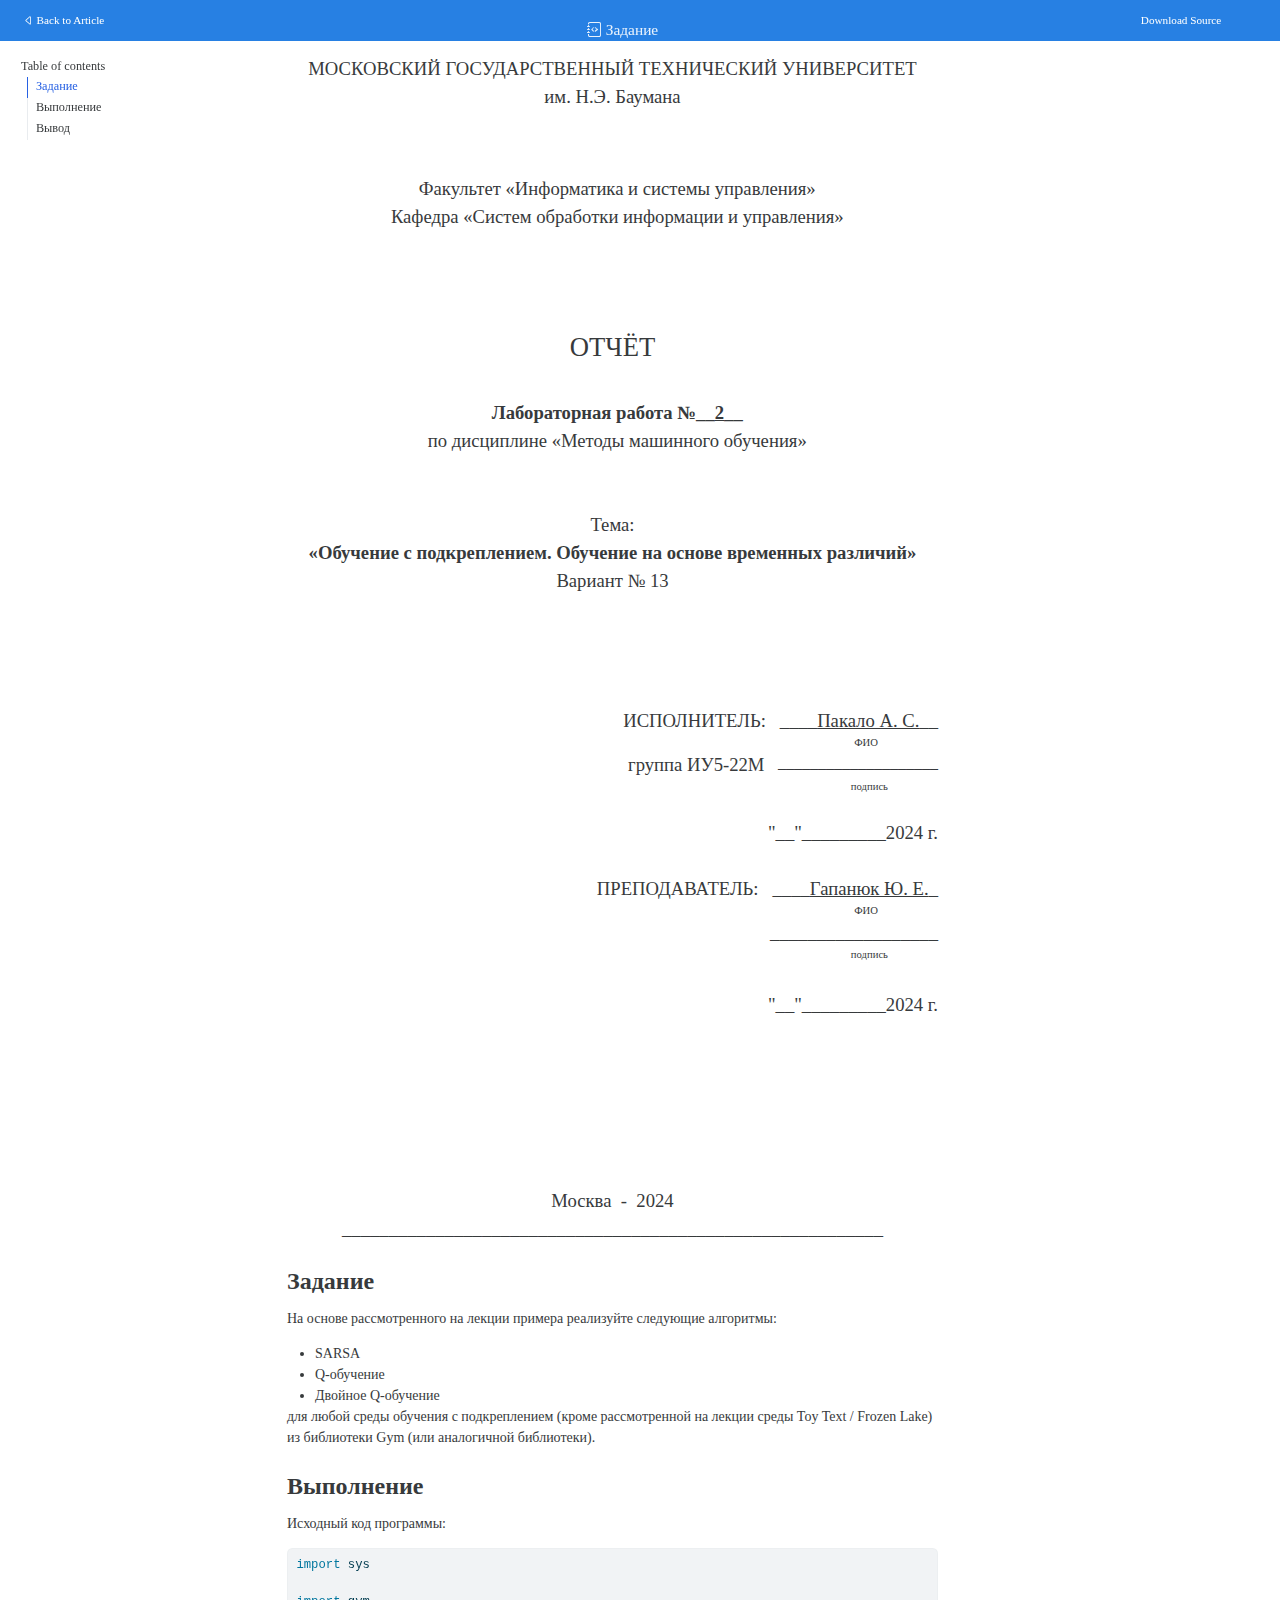
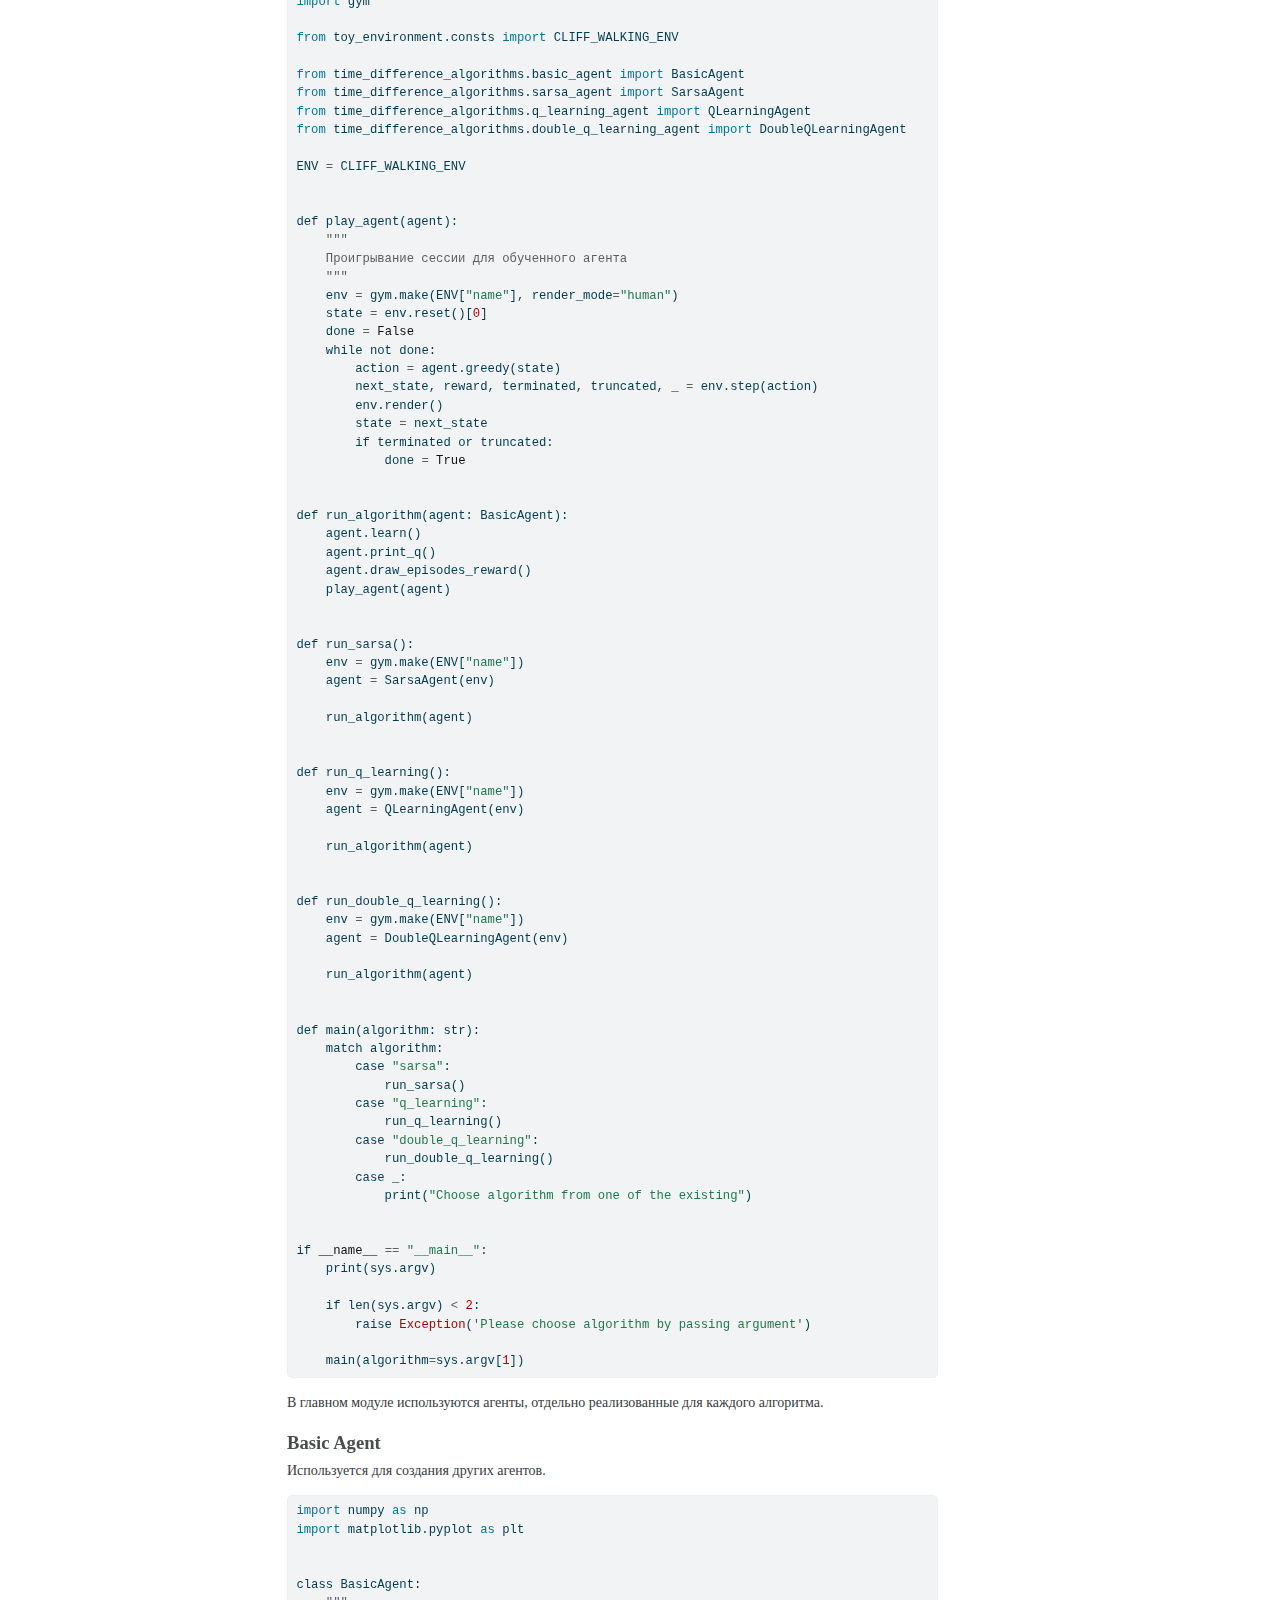
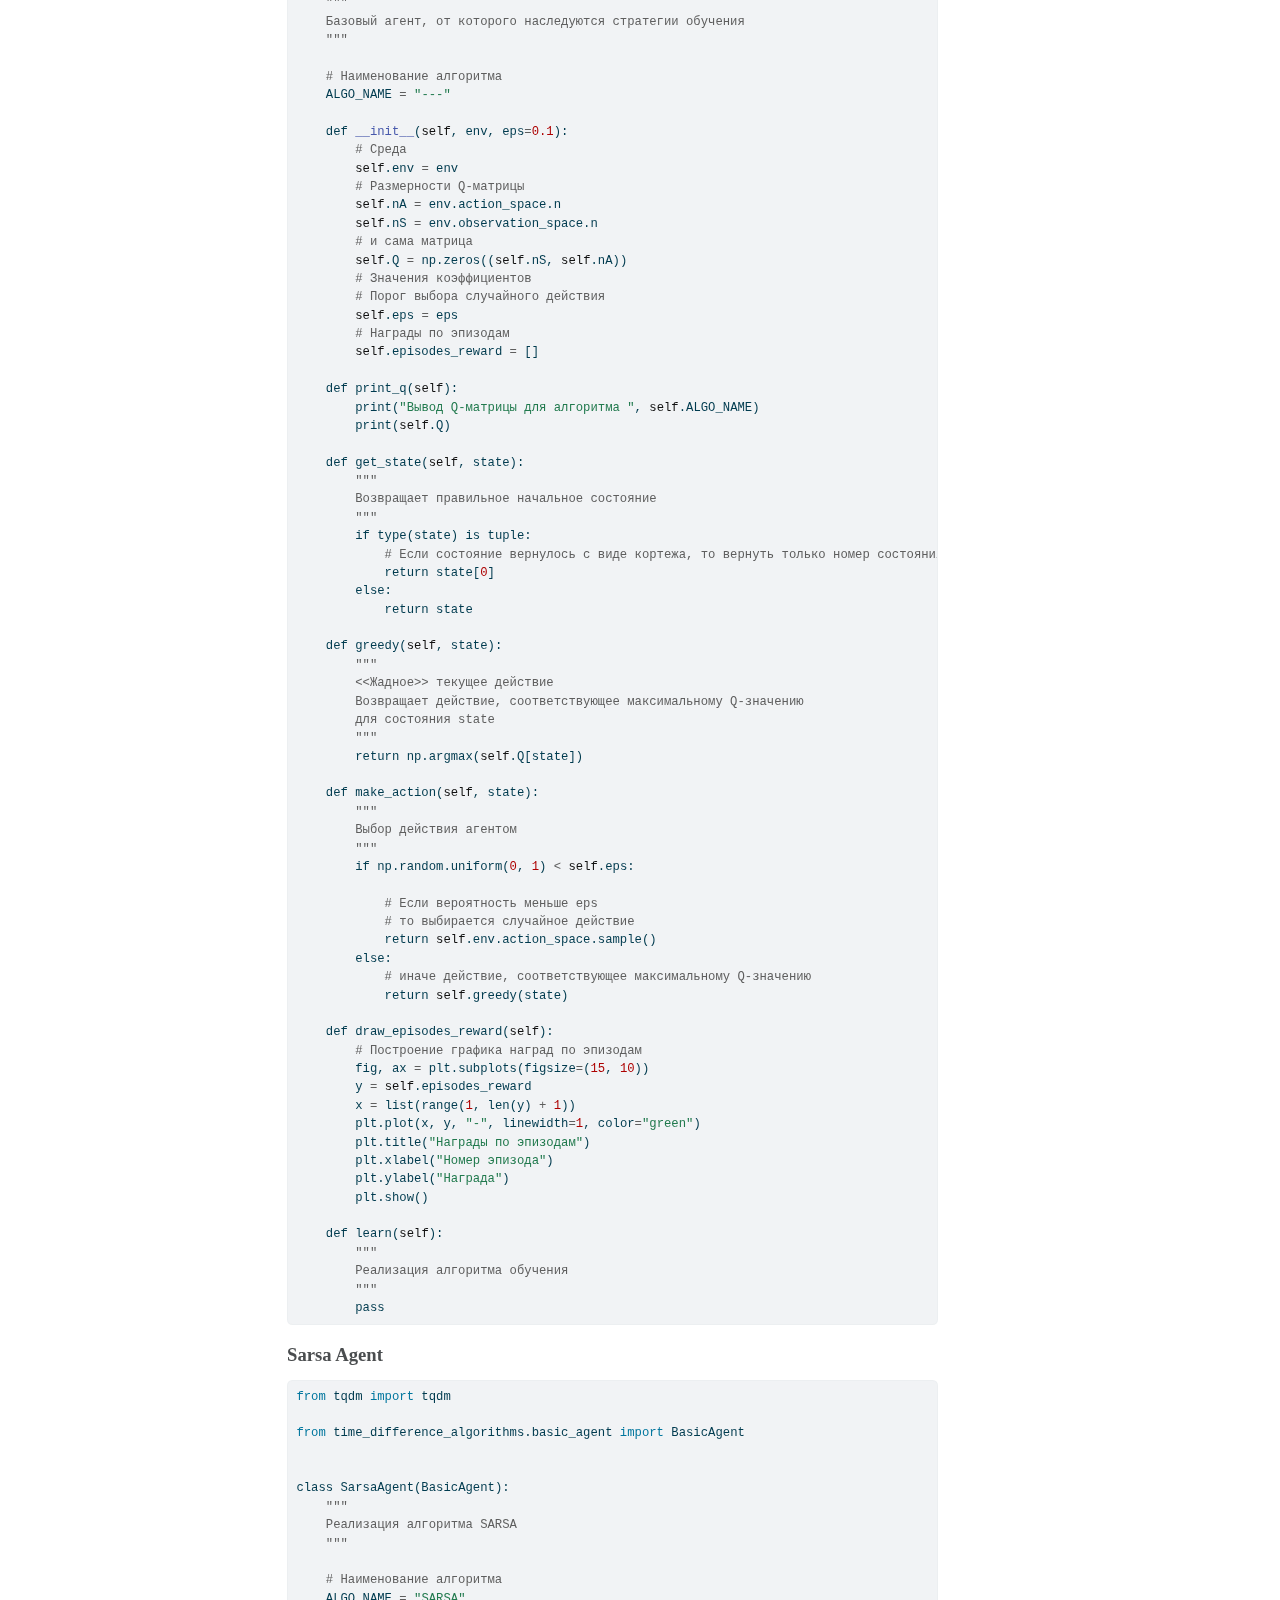
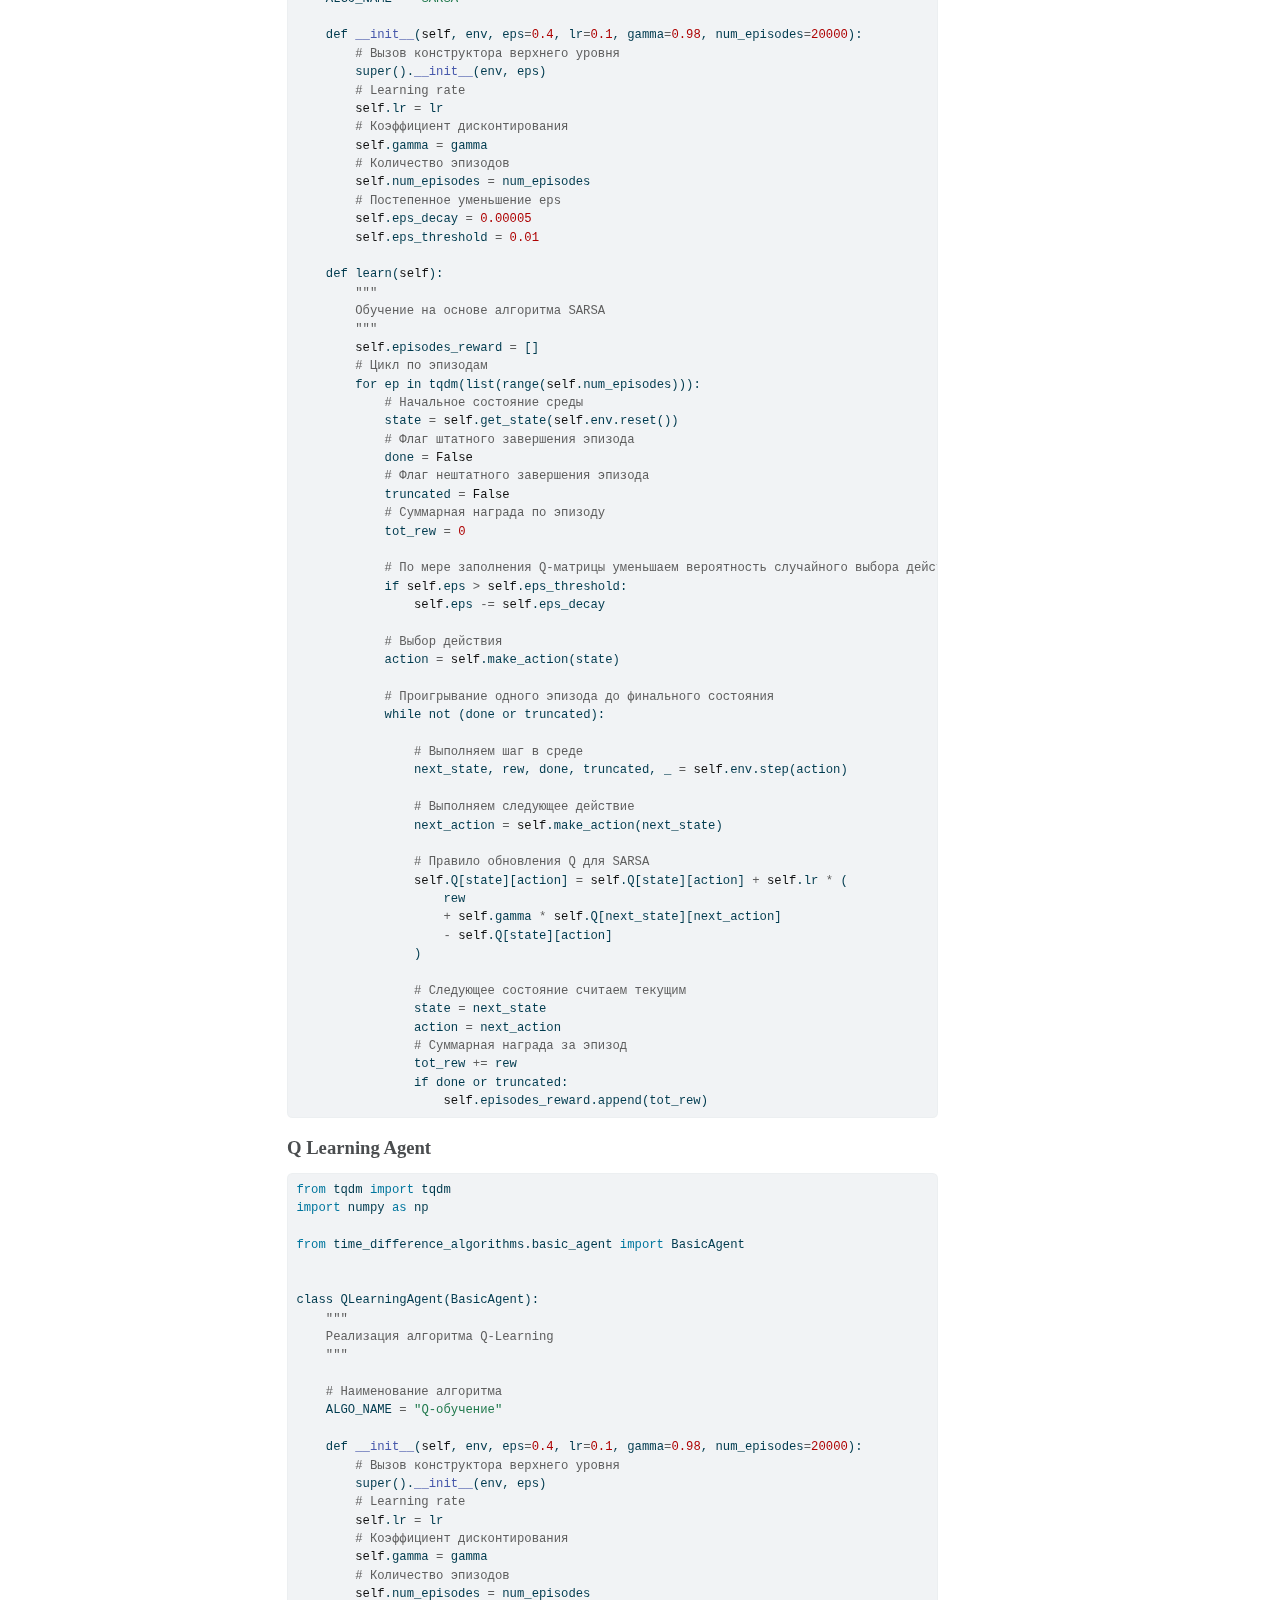
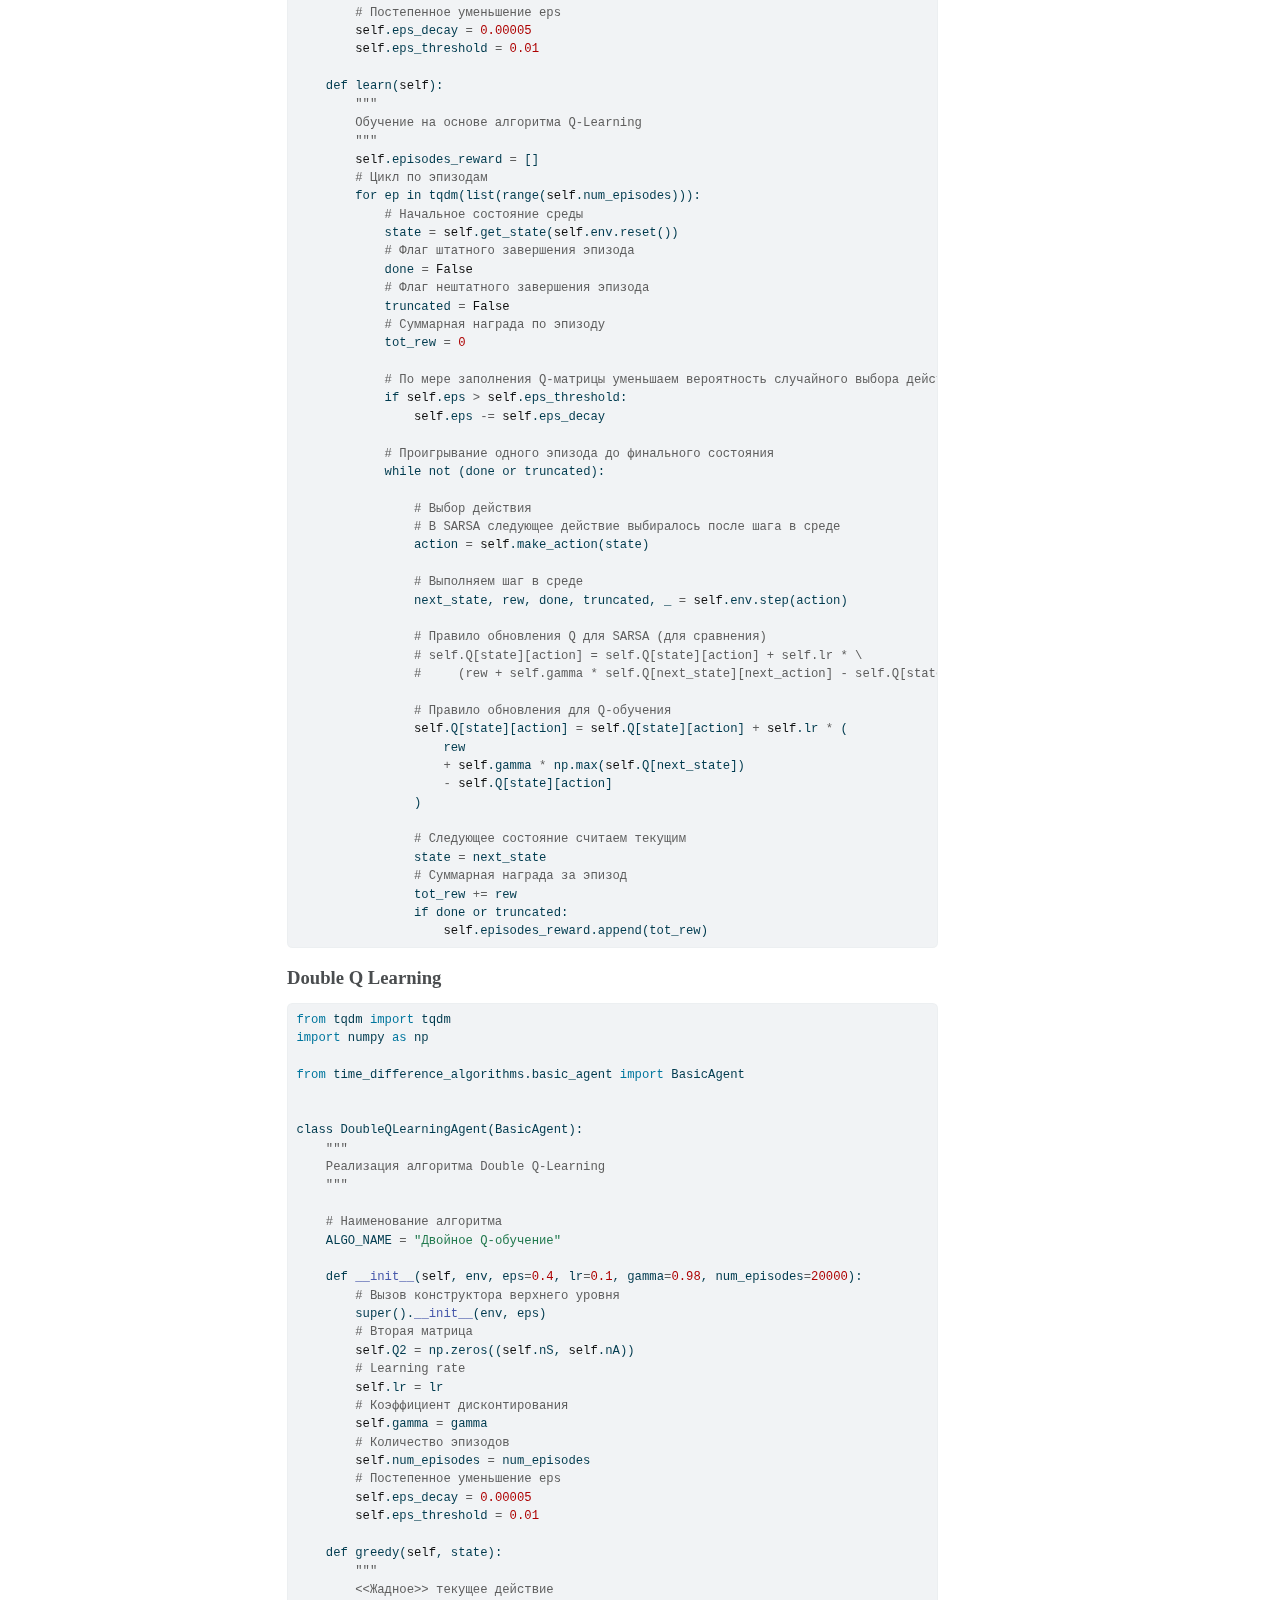
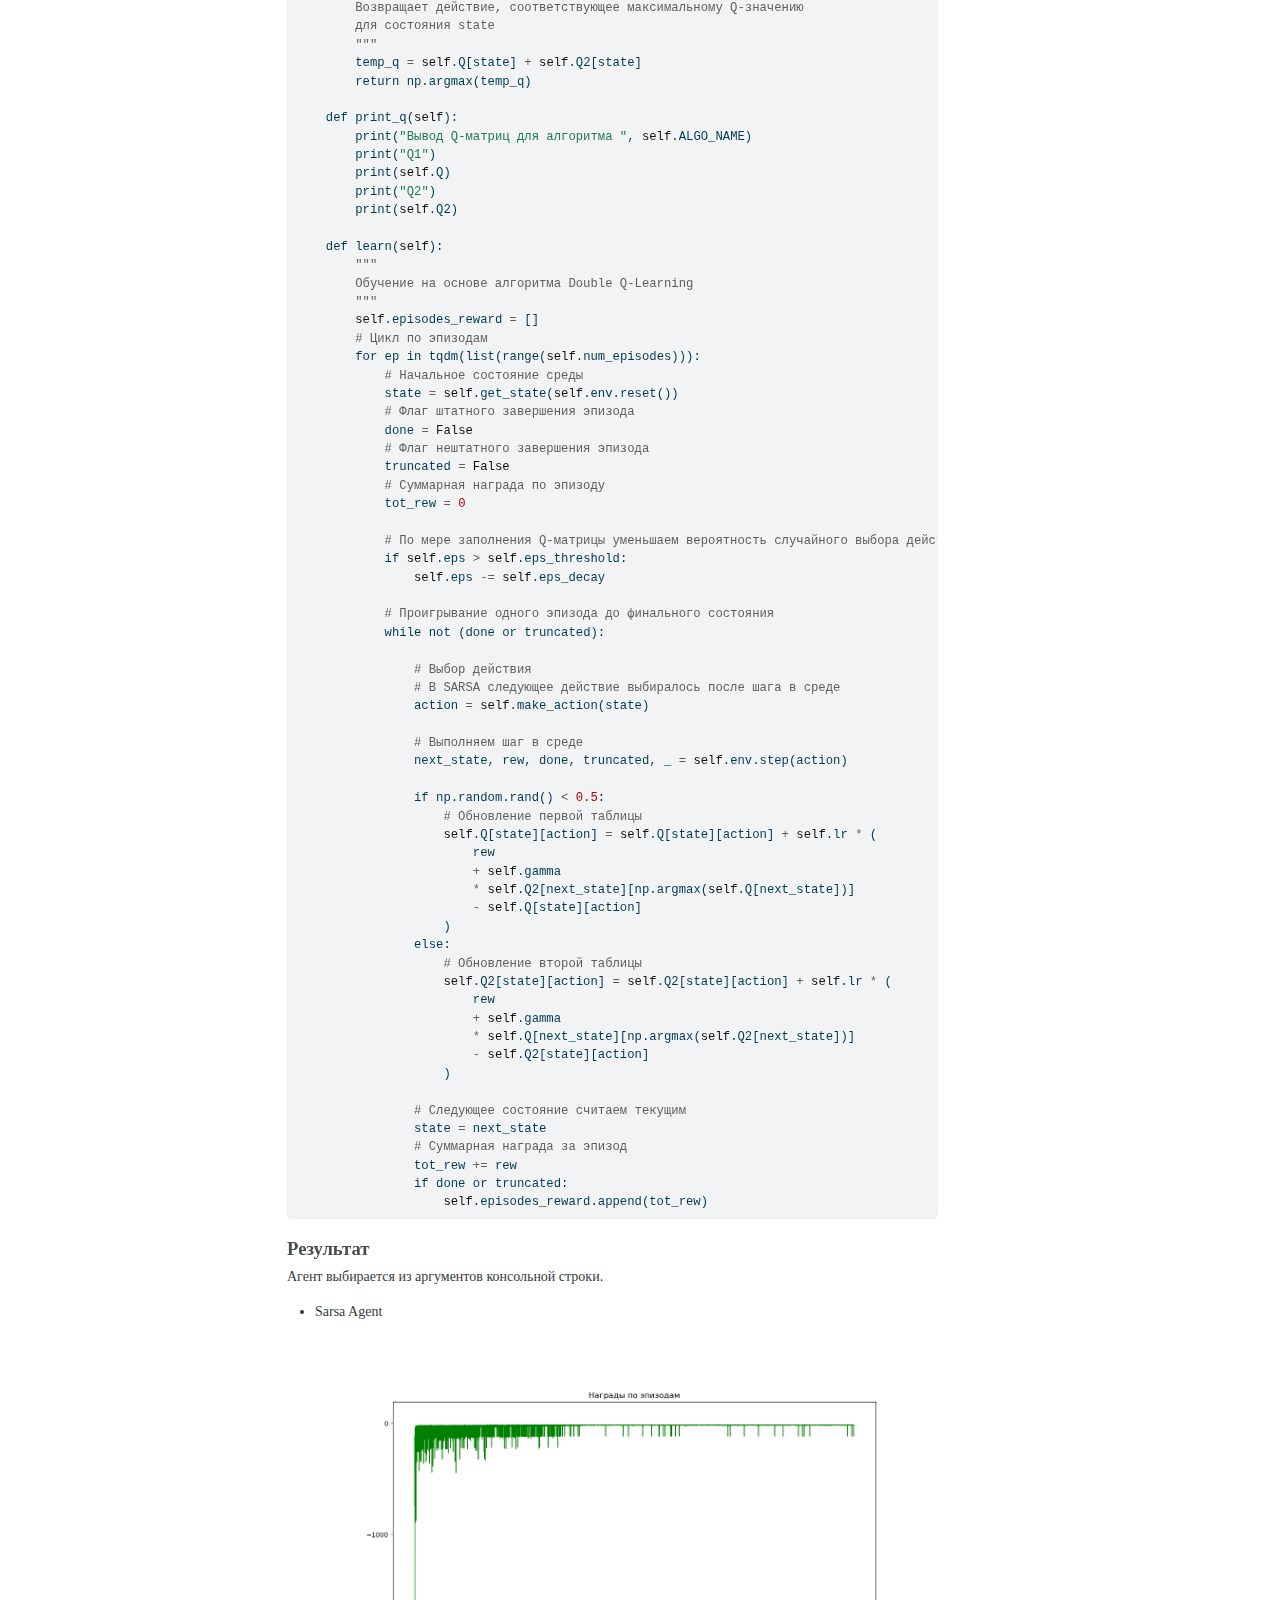
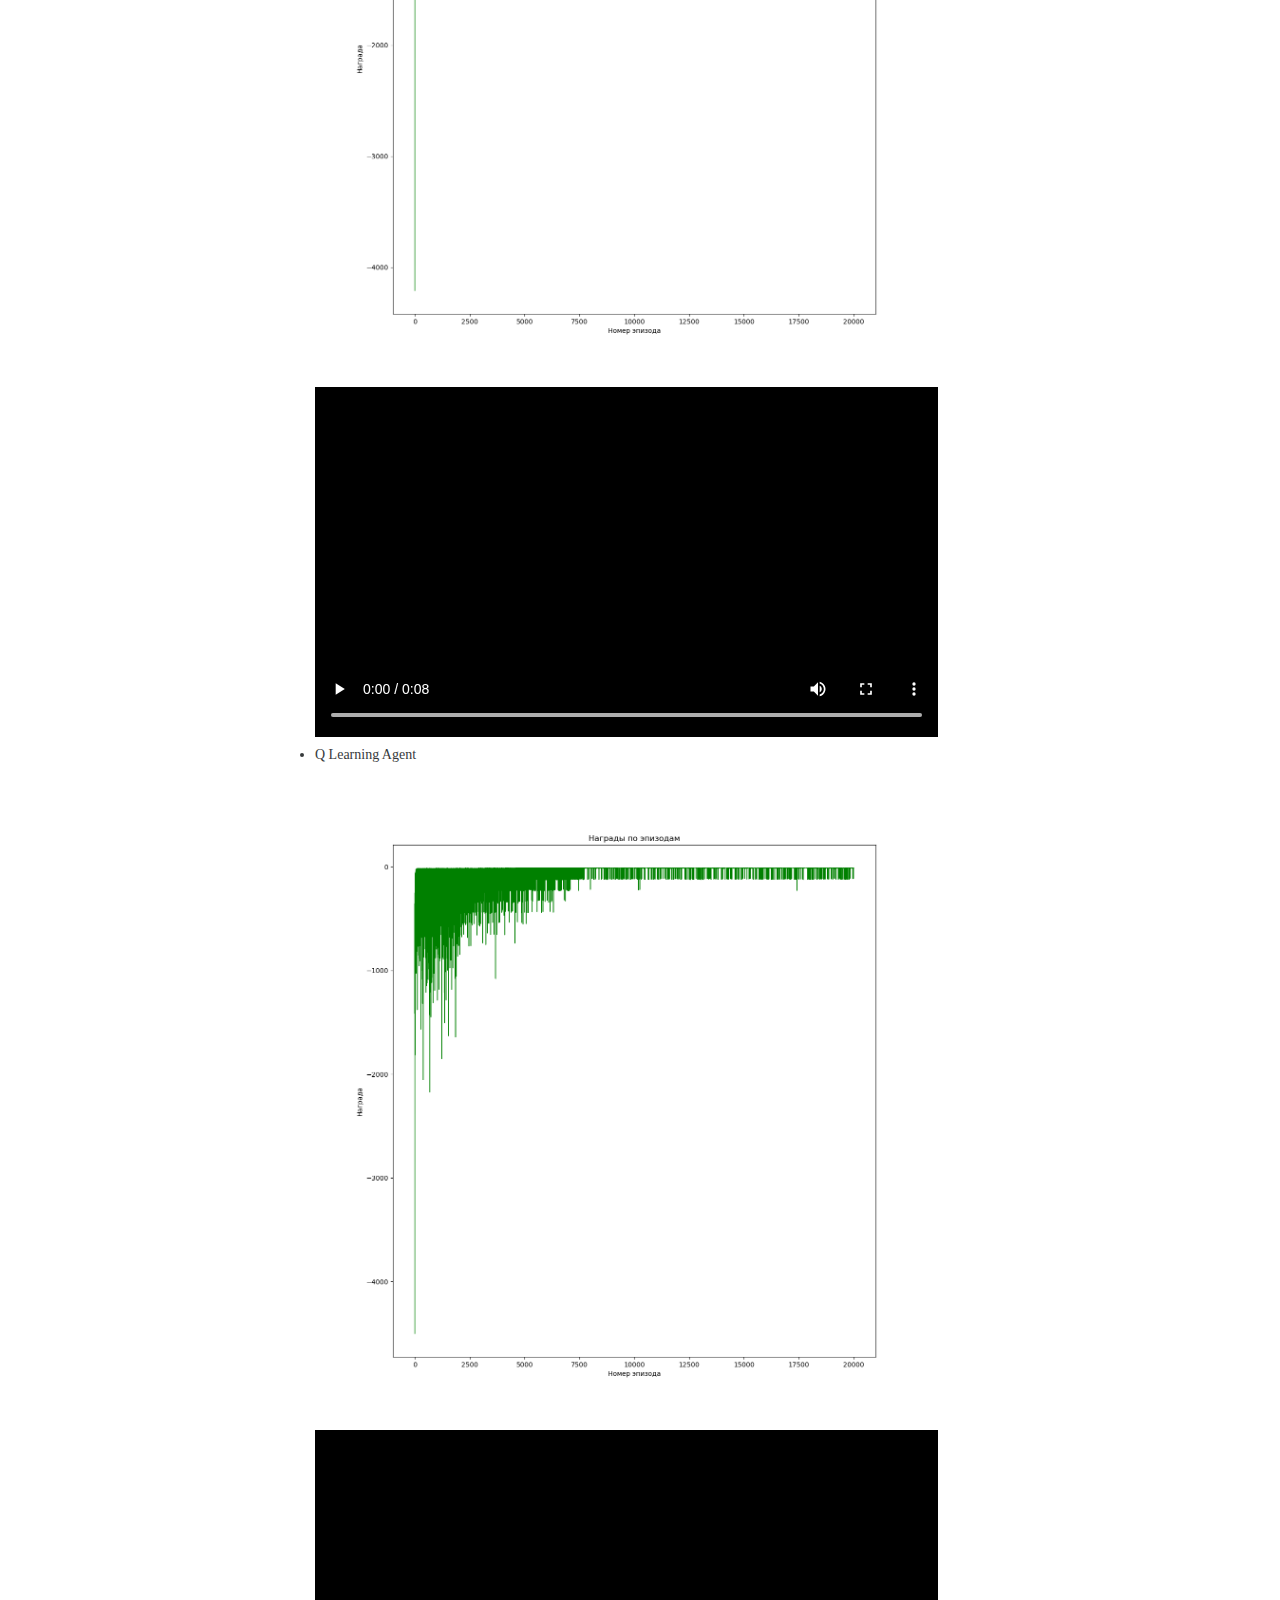
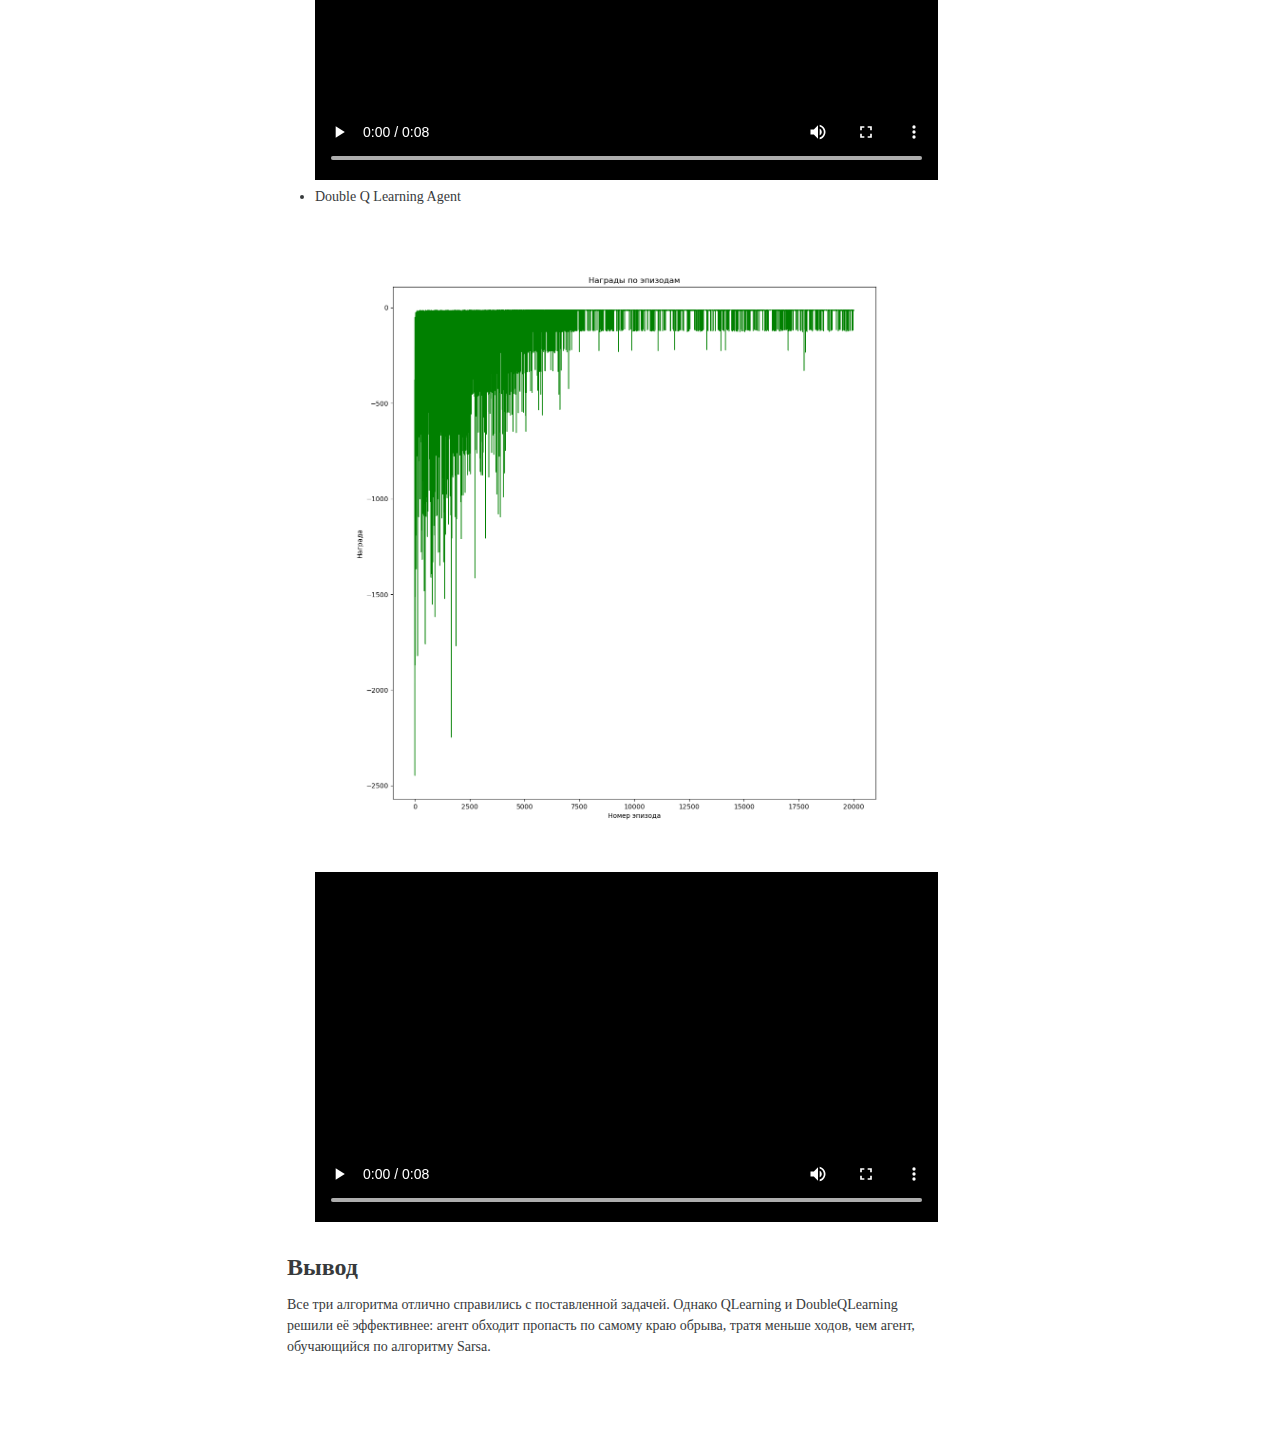
<file: reports/_manuscript/time_difference/time_difference-preview.html>
<!DOCTYPE html>
<html xmlns="http://www.w3.org/1999/xhtml" lang="en" xml:lang="en"><head>
    <meta charset="utf-8">
    <meta name="generator" content="quarto-1.4.550">

    <meta name="viewport" content="width=device-width, initial-scale=1.0, user-scalable=yes">


    <title>time_difference</title>
    <style>
      code{white-space: pre-wrap;}
      span.smallcaps{font-variant: small-caps;}
      div.columns{display: flex; gap: min(4vw, 1.5em);}
      div.column{flex: auto; overflow-x: auto;}
      div.hanging-indent{margin-left: 1.5em; text-indent: -1.5em;}
      ul.task-list{list-style: none;}
      ul.task-list li input[type="checkbox"] {
        width: 0.8em;
        margin: 0 0.8em 0.2em -1em; /* quarto-specific, see https://github.com/quarto-dev/quarto-cli/issues/4556 */ 
        vertical-align: middle;
      }
      /* CSS for syntax highlighting */
      pre > code.sourceCode { white-space: pre; position: relative; }
      pre > code.sourceCode > span { line-height: 1.25; }
      pre > code.sourceCode > span:empty { height: 1.2em; }
      .sourceCode { overflow: visible; }
      code.sourceCode > span { color: inherit; text-decoration: inherit; }
      div.sourceCode { margin: 1em 0; }
      pre.sourceCode { margin: 0; }
      @media screen {
      div.sourceCode { overflow: auto; }
      }
      @media print {
      pre > code.sourceCode { white-space: pre-wrap; }
      pre > code.sourceCode > span { text-indent: -5em; padding-left: 5em; }
      }
      pre.numberSource code
        { counter-reset: source-line 0; }
      pre.numberSource code > span
        { position: relative; left: -4em; counter-increment: source-line; }
      pre.numberSource code > span > a:first-child::before
        { content: counter(source-line);
          position: relative; left: -1em; text-align: right; vertical-align: baseline;
          border: none; display: inline-block;
          -webkit-touch-callout: none; -webkit-user-select: none;
          -khtml-user-select: none; -moz-user-select: none;
          -ms-user-select: none; user-select: none;
          padding: 0 4px; width: 4em;
        }
      pre.numberSource { margin-left: 3em;  padding-left: 4px; }
      div.sourceCode
        {   }
      @media screen {
      pre > code.sourceCode > span > a:first-child::before { text-decoration: underline; }
      }
    </style>

    <style>
      body.hypothesis-enabled #quarto-embed-header {
        padding-right: 36px;
      }

      #quarto-embed-header {
        height: 3em;
        width: 100%;
        display: flex;
        justify-content: space-between;
        align-items: center;
        border-bottom: solid 1px;
      }

      #quarto-embed-header h6 {
        font-size: 1.1em;
        padding-top: 0.6em;
        margin-left: 1em;
        margin-right: 1em;
        font-weight: 400;
      }

      #quarto-embed-header a.quarto-back-link,
      #quarto-embed-header a.quarto-download-embed {
        font-size: 0.8em;
        margin-top: 1em;
        margin-bottom: 1em;
        margin-left: 1em;
        margin-right: 1em;
      }

      .quarto-back-container {
        padding-left: 0.5em;
        display: flex;
      }

      .headroom {
          will-change: transform;
          transition: transform 200ms linear;
      }

      .headroom--pinned {
          transform: translateY(0%);
      }

      .headroom--unpinned {
          transform: translateY(-100%);
      }      
    </style>

    <script>
    window.document.addEventListener("DOMContentLoaded", function () {

      var header = window.document.querySelector("#quarto-embed-header");
      const titleBannerEl = window.document.querySelector("body > #title-block-header");
      if (titleBannerEl) {
        titleBannerEl.style.paddingTop = header.clientHeight + "px";
      }
      const contentEl = window.document.getElementById('quarto-content');
      for (const child of contentEl.children) {
        child.style.paddingTop = header.clientHeight + "px";
        child.style.marginTop = "1em";
      }

      // Use the article root if the `back` call doesn't work. This isn't perfect
      // but should typically work
      window.quartoBackToArticle = () => {
        var currentUrl = window.location.href;
        window.history.back();
        setTimeout(() => {
            // if location was not changed in 100 ms, then there is no history back
            if(currentUrl === window.location.href){              
                // redirect to site root
                window.location.href = "../index.html";
            }
        }, 100);
      }

      const headroom = new window.Headroom(header, {
        tolerance: 5,
        onPin: function () {
        },
        onUnpin: function () {
        },
      });
      headroom.init();
    });
    </script>

    
<script src="../site_libs/manuscript-notebook/headroom.min.js"></script>
<script src="../site_libs/clipboard/clipboard.min.js"></script>
<script src="../site_libs/quarto-html/quarto.js"></script>
<script src="../site_libs/quarto-html/popper.min.js"></script>
<script src="../site_libs/quarto-html/tippy.umd.min.js"></script>
<script src="../site_libs/quarto-html/anchor.min.js"></script>
<link href="../site_libs/quarto-html/tippy.css" rel="stylesheet">
<link href="../site_libs/quarto-html/quarto-syntax-highlighting.css" rel="stylesheet" id="quarto-text-highlighting-styles">
<script src="../site_libs/bootstrap/bootstrap.min.js"></script>
<link href="../site_libs/bootstrap/bootstrap-icons.css" rel="stylesheet">
<link href="../site_libs/bootstrap/bootstrap.min.css" rel="stylesheet" id="quarto-bootstrap" data-mode="light">
     <script async="" src="https://hypothes.is/embed.js"></script>
<script>
  window.document.addEventListener("DOMContentLoaded", function (_event) {
    document.body.classList.add('hypothesis-enabled');
  });
</script>  
        <link rel="stylesheet" href="../report.styles.scss">
      </head>

  <body bgcolor="white" lang="RU" style="tab-interval: 36pt; word-wrap: break-word" class="quarto-notebook">
    <div id="quarto-embed-header" class="headroom fixed-top bg-primary">
      
      <a onclick="window.quartoBackToArticle(); return false;" class="btn btn-primary quarto-back-link" href=""><i class="bi bi-caret-left"></i> Back to Article</a>
      <h6><i class="bi bi-journal-code"></i> Задание</h6>

            <a href="../time_difference/time_difference.qmd" class="btn btn-primary quarto-download-embed" download="time_difference.qmd">Download Source</a>
          </div>

     <div id="quarto-content" class="page-columns page-rows-contents page-layout-article toc-left">
<div id="quarto-sidebar-toc-left" class="sidebar toc-left">
  <nav id="TOC" role="doc-toc" class="toc-active">
    <h2 id="toc-title">Table of contents</h2>
   
  <ul>
  <li><a href="#задание" id="toc-задание" class="nav-link active" data-scroll-target="#задание">Задание</a></li>
  <li><a href="#выполнение" id="toc-выполнение" class="nav-link" data-scroll-target="#выполнение">Выполнение</a>
  <ul class="collapse">
  <li><a href="#basic-agent" id="toc-basic-agent" class="nav-link" data-scroll-target="#basic-agent">Basic Agent</a></li>
  <li><a href="#sarsa-agent" id="toc-sarsa-agent" class="nav-link" data-scroll-target="#sarsa-agent">Sarsa Agent</a></li>
  <li><a href="#q-learning-agent" id="toc-q-learning-agent" class="nav-link" data-scroll-target="#q-learning-agent">Q Learning Agent</a></li>
  <li><a href="#double-q-learning" id="toc-double-q-learning" class="nav-link" data-scroll-target="#double-q-learning">Double Q Learning</a></li>
  <li><a href="#результат" id="toc-результат" class="nav-link" data-scroll-target="#результат">Результат</a></li>
  </ul></li>
  <li><a href="#вывод" id="toc-вывод" class="nav-link" data-scroll-target="#вывод">Вывод</a></li>
  </ul>
</nav>
</div>
<div id="quarto-margin-sidebar" class="sidebar margin-sidebar">
</div>
<main class="content quarto-banner-title-block" id="quarto-document-content">          
        <style>
            <!--
             /* Font Definitions */
             @font-face
                {font-family:"Cambria Math";
                panose-1:2 4 5 3 5 4 6 3 2 4;
                mso-font-charset:204;
                mso-generic-font-family:roman;
                mso-font-pitch:variable;
                mso-font-signature:-536869121 1107305727 33554432 0 415 0;}
            @font-face
                {font-family:Georgia;
                panose-1:2 4 5 2 5 4 5 2 3 3;
                mso-font-charset:204;
                mso-generic-font-family:roman;
                mso-font-pitch:variable;
                mso-font-signature:647 0 0 0 159 0;}
             /* Style Definitions */
             p.MsoNormal, li.MsoNormal, div.MsoNormal
                {mso-style-unhide:no;
                mso-style-qformat:yes;
                mso-style-parent:"";
                margin:0cm;
                mso-pagination:none;
                font-size:12.0pt;
                font-family:"Times New Roman",serif;
                mso-fareast-font-family:"Times New Roman";}
            h1
                {mso-style-priority:9;
                mso-style-unhide:no;
                mso-style-qformat:yes;
                mso-style-next:Обычный;
                margin-top:24.0pt;
                margin-right:0cm;
                margin-bottom:6.0pt;
                margin-left:0cm;
                mso-pagination:lines-together;
                page-break-after:avoid;
                mso-outline-level:1;
                font-size:24.0pt;
                font-family:"Times New Roman",serif;
                mso-font-kerning:0pt;
                mso-bidi-font-weight:normal;}
            h2
                {mso-style-noshow:yes;
                mso-style-priority:9;
                mso-style-qformat:yes;
                mso-style-next:Обычный;
                margin-top:18.0pt;
                margin-right:0cm;
                margin-bottom:4.0pt;
                margin-left:0cm;
                mso-pagination:lines-together;
                page-break-after:avoid;
                mso-outline-level:2;
                font-size:18.0pt;
                font-family:"Times New Roman",serif;
                mso-bidi-font-weight:normal;}
            h3
                {mso-style-noshow:yes;
                mso-style-priority:9;
                mso-style-qformat:yes;
                mso-style-next:Обычный;
                margin-top:14.0pt;
                margin-right:0cm;
                margin-bottom:4.0pt;
                margin-left:0cm;
                mso-pagination:lines-together;
                page-break-after:avoid;
                mso-outline-level:3;
                font-size:14.0pt;
                font-family:"Times New Roman",serif;
                mso-bidi-font-weight:normal;}
            h4
                {mso-style-noshow:yes;
                mso-style-priority:9;
                mso-style-qformat:yes;
                mso-style-next:Обычный;
                margin-top:12.0pt;
                margin-right:0cm;
                margin-bottom:2.0pt;
                margin-left:0cm;
                mso-pagination:lines-together;
                page-break-after:avoid;
                mso-outline-level:4;
                font-size:12.0pt;
                font-family:"Times New Roman",serif;
                mso-bidi-font-weight:normal;}
            h5
                {mso-style-noshow:yes;
                mso-style-priority:9;
                mso-style-qformat:yes;
                mso-style-next:Обычный;
                margin-top:11.0pt;
                margin-right:0cm;
                margin-bottom:2.0pt;
                margin-left:0cm;
                mso-pagination:lines-together;
                page-break-after:avoid;
                mso-outline-level:5;
                font-size:11.0pt;
                font-family:"Times New Roman",serif;
                mso-bidi-font-weight:normal;}
            h6
                {mso-style-noshow:yes;
                mso-style-priority:9;
                mso-style-qformat:yes;
                mso-style-next:Обычный;
                margin-top:10.0pt;
                margin-right:0cm;
                margin-bottom:2.0pt;
                margin-left:0cm;
                mso-pagination:lines-together;
                page-break-after:avoid;
                mso-outline-level:6;
                font-size:10.0pt;
                font-family:"Times New Roman",serif;
                mso-bidi-font-weight:normal;}
            p.MsoHeader, li.MsoHeader, div.MsoHeader
                {mso-style-priority:99;
                mso-style-link:"Верхний колонтитул Знак";
                margin:0cm;
                mso-pagination:none;
                tab-stops:center 233.85pt right 467.75pt;
                font-size:12.0pt;
                font-family:"Times New Roman",serif;
                mso-fareast-font-family:"Times New Roman";}
            p.MsoFooter, li.MsoFooter, div.MsoFooter
                {mso-style-priority:99;
                mso-style-link:"Нижний колонтитул Знак";
                margin:0cm;
                mso-pagination:none;
                tab-stops:center 233.85pt right 467.75pt;
                font-size:12.0pt;
                font-family:"Times New Roman",serif;
                mso-fareast-font-family:"Times New Roman";}
            p.MsoCaption, li.MsoCaption, div.MsoCaption
                {mso-style-priority:35;
                mso-style-qformat:yes;
                mso-style-next:Обычный;
                margin-top:0cm;
                margin-right:0cm;
                margin-bottom:10.0pt;
                margin-left:0cm;
                mso-pagination:none;
                font-size:9.0pt;
                font-family:"Times New Roman",serif;
                mso-fareast-font-family:"Times New Roman";
                color:#1F497D;
                mso-themecolor:text2;
                font-style:italic;}
            p.MsoTitle, li.MsoTitle, div.MsoTitle
                {mso-style-priority:10;
                mso-style-unhide:no;
                mso-style-qformat:yes;
                mso-style-next:Обычный;
                margin-top:24.0pt;
                margin-right:0cm;
                margin-bottom:6.0pt;
                margin-left:0cm;
                mso-pagination:lines-together;
                page-break-after:avoid;
                font-size:36.0pt;
                font-family:"Times New Roman",serif;
                mso-fareast-font-family:"Times New Roman";
                font-weight:bold;
                mso-bidi-font-weight:normal;}
            p.MsoSubtitle, li.MsoSubtitle, div.MsoSubtitle
                {mso-style-priority:11;
                mso-style-unhide:no;
                mso-style-qformat:yes;
                mso-style-next:Обычный;
                margin-top:18.0pt;
                margin-right:0cm;
                margin-bottom:4.0pt;
                margin-left:0cm;
                mso-pagination:lines-together;
                page-break-after:avoid;
                font-size:24.0pt;
                font-family:"Georgia",serif;
                mso-fareast-font-family:Georgia;
                mso-bidi-font-family:Georgia;
                color:#666666;
                font-style:italic;
                mso-bidi-font-style:normal;}
            p.MsoListParagraph, li.MsoListParagraph, div.MsoListParagraph
                {mso-style-priority:34;
                mso-style-unhide:no;
                mso-style-qformat:yes;
                margin-top:0cm;
                margin-right:0cm;
                margin-bottom:0cm;
                margin-left:36.0pt;
                mso-add-space:auto;
                mso-pagination:none;
                font-size:12.0pt;
                font-family:"Times New Roman",serif;
                mso-fareast-font-family:"Times New Roman";}
            p.MsoListParagraphCxSpFirst, li.MsoListParagraphCxSpFirst, div.MsoListParagraphCxSpFirst
                {mso-style-priority:34;
                mso-style-unhide:no;
                mso-style-qformat:yes;
                mso-style-type:export-only;
                margin-top:0cm;
                margin-right:0cm;
                margin-bottom:0cm;
                margin-left:36.0pt;
                mso-add-space:auto;
                mso-pagination:none;
                font-size:12.0pt;
                font-family:"Times New Roman",serif;
                mso-fareast-font-family:"Times New Roman";}
            p.MsoListParagraphCxSpMiddle, li.MsoListParagraphCxSpMiddle, div.MsoListParagraphCxSpMiddle
                {mso-style-priority:34;
                mso-style-unhide:no;
                mso-style-qformat:yes;
                mso-style-type:export-only;
                margin-top:0cm;
                margin-right:0cm;
                margin-bottom:0cm;
                margin-left:36.0pt;
                mso-add-space:auto;
                mso-pagination:none;
                font-size:12.0pt;
                font-family:"Times New Roman",serif;
                mso-fareast-font-family:"Times New Roman";}
            p.MsoListParagraphCxSpLast, li.MsoListParagraphCxSpLast, div.MsoListParagraphCxSpLast
                {mso-style-priority:34;
                mso-style-unhide:no;
                mso-style-qformat:yes;
                mso-style-type:export-only;
                margin-top:0cm;
                margin-right:0cm;
                margin-bottom:0cm;
                margin-left:36.0pt;
                mso-add-space:auto;
                mso-pagination:none;
                font-size:12.0pt;
                font-family:"Times New Roman",serif;
                mso-fareast-font-family:"Times New Roman";}
            span.a
                {mso-style-name:"Верхний колонтитул Знак";
                mso-style-priority:99;
                mso-style-unhide:no;
                mso-style-locked:yes;
                mso-style-link:"Верхний колонтитул";}
            span.a0
                {mso-style-name:"Нижний колонтитул Знак";
                mso-style-priority:99;
                mso-style-unhide:no;
                mso-style-locked:yes;
                mso-style-link:"Нижний колонтитул";}
            p.a1, li.a1, div.a1
                {mso-style-name:"Отчёт Основной текст";
                mso-style-unhide:no;
                mso-style-qformat:yes;
                margin:0cm;
                text-align:justify;
                text-indent:35.45pt;
                line-height:150%;
                mso-pagination:widow-orphan lines-together;
                font-size:14.0pt;
                mso-bidi-font-size:12.0pt;
                font-family:"Times New Roman",serif;
                mso-fareast-font-family:"Times New Roman";}
            p.a2, li.a2, div.a2
                {mso-style-name:"Отчёт Заголовок";
                mso-style-unhide:no;
                mso-style-qformat:yes;
                mso-style-parent:"Отчёт Основной текст";
                margin-top:22.0pt;
                margin-right:0cm;
                margin-bottom:0cm;
                margin-left:0cm;
                text-align:center;
                line-height:150%;
                mso-pagination:widow-orphan;
                page-break-after:avoid;
                mso-outline-level:1;
                font-size:16.0pt;
                mso-bidi-font-size:12.0pt;
                font-family:"Times New Roman",serif;
                mso-fareast-font-family:"Times New Roman";
                font-weight:bold;
                mso-bidi-font-weight:normal;}
            p.a3, li.a3, div.a3
                {mso-style-name:"Отчёт Подзаголовок";
                mso-style-unhide:no;
                mso-style-qformat:yes;
                mso-style-parent:"Отчёт Заголовок";
                margin-top:22.0pt;
                margin-right:0cm;
                margin-bottom:0cm;
                margin-left:0cm;
                text-align:center;
                line-height:150%;
                mso-pagination:widow-orphan;
                page-break-after:avoid;
                mso-outline-level:2;
                font-size:14.0pt;
                mso-bidi-font-size:12.0pt;
                font-family:"Times New Roman",serif;
                mso-fareast-font-family:"Times New Roman";
                font-weight:bold;
                mso-bidi-font-weight:normal;}
            p.a4, li.a4, div.a4
                {mso-style-name:"Отчёт Рисунок";
                mso-style-unhide:no;
                mso-style-qformat:yes;
                mso-style-parent:"Отчёт Основной текст";
                margin:0cm;
                text-align:center;
                line-height:150%;
                mso-pagination:widow-orphan lines-together;
                font-size:14.0pt;
                mso-bidi-font-size:12.0pt;
                font-family:"Times New Roman",serif;
                mso-fareast-font-family:"Times New Roman";}
            span.SpellE
                {mso-style-name:"";
                mso-spl-e:yes;}
            span.GramE
                {mso-style-name:"";
                mso-gram-e:yes;}
            .MsoChpDefault
                {mso-style-type:export-only;
                mso-default-props:yes;
                font-size:12.0pt;
                mso-ansi-font-size:12.0pt;
                mso-bidi-font-size:12.0pt;
                mso-font-kerning:0pt;
                mso-ligatures:none;}
            .MsoPapDefault
                {mso-style-type:export-only;
                mso-pagination:none;}
             /* Page Definitions */
             @page
                {mso-footnote-separator:url("Борисочкин%20М.%20И.%20ИУ5-21М%20ЛР1%20Отчёт.files/header.htm") fs;
                mso-footnote-continuation-separator:url("Борисочкин%20М.%20И.%20ИУ5-21М%20ЛР1%20Отчёт.files/header.htm") fcs;
                mso-endnote-separator:url("Борисочкин%20М.%20И.%20ИУ5-21М%20ЛР1%20Отчёт.files/header.htm") es;
                mso-endnote-continuation-separator:url("Борисочкин%20М.%20И.%20ИУ5-21М%20ЛР1%20Отчёт.files/header.htm") ecs;}
            @page WordSection1
                {size:595.3pt 841.9pt;
                margin:2.0cm 42.5pt 2.0cm 3.0cm;
                mso-header-margin:0cm;
                mso-footer-margin:36.0pt;
                mso-page-numbers:1;
                mso-title-page:yes;
                mso-footer:url("Борисочкин%20М.%20И.%20ИУ5-21М%20ЛР1%20Отчёт.files/header.htm") f1;
                mso-paper-source:0;}
            div.WordSection1
                {page:WordSection1;}
             /* List Definitions */
             @list l0
                {mso-list-id:862717626;
                mso-list-type:hybrid;
                mso-list-template-ids:1644094650 68747279 68747289 68747291 68747279 68747289 68747291 68747279 68747289 68747291;}
            @list l0:level1
                {mso-level-tab-stop:none;
                mso-level-number-position:left;
                margin-left:71.45pt;
                text-indent:-18.0pt;}
            @list l0:level2
                {mso-level-number-format:alpha-lower;
                mso-level-tab-stop:none;
                mso-level-number-position:left;
                margin-left:107.45pt;
                text-indent:-18.0pt;}
            @list l0:level3
                {mso-level-number-format:roman-lower;
                mso-level-tab-stop:none;
                mso-level-number-position:right;
                margin-left:143.45pt;
                text-indent:-9.0pt;}
            @list l0:level4
                {mso-level-tab-stop:none;
                mso-level-number-position:left;
                margin-left:179.45pt;
                text-indent:-18.0pt;}
            @list l0:level5
                {mso-level-number-format:alpha-lower;
                mso-level-tab-stop:none;
                mso-level-number-position:left;
                margin-left:215.45pt;
                text-indent:-18.0pt;}
            @list l0:level6
                {mso-level-number-format:roman-lower;
                mso-level-tab-stop:none;
                mso-level-number-position:right;
                margin-left:251.45pt;
                text-indent:-9.0pt;}
            @list l0:level7
                {mso-level-tab-stop:none;
                mso-level-number-position:left;
                margin-left:287.45pt;
                text-indent:-18.0pt;}
            @list l0:level8
                {mso-level-number-format:alpha-lower;
                mso-level-tab-stop:none;
                mso-level-number-position:left;
                margin-left:323.45pt;
                text-indent:-18.0pt;}
            @list l0:level9
                {mso-level-number-format:roman-lower;
                mso-level-tab-stop:none;
                mso-level-number-position:right;
                margin-left:359.45pt;
                text-indent:-9.0pt;}
            @list l1
                {mso-list-id:1678457930;
                mso-list-type:hybrid;
                mso-list-template-ids:922782694 68747279 68747289 68747291 68747279 68747289 68747291 68747279 68747289 68747291;}
            @list l1:level1
                {mso-level-tab-stop:none;
                mso-level-number-position:left;
                margin-left:71.45pt;
                text-indent:-18.0pt;}
            @list l1:level2
                {mso-level-number-format:alpha-lower;
                mso-level-tab-stop:none;
                mso-level-number-position:left;
                margin-left:107.45pt;
                text-indent:-18.0pt;}
            @list l1:level3
                {mso-level-number-format:roman-lower;
                mso-level-tab-stop:none;
                mso-level-number-position:right;
                margin-left:143.45pt;
                text-indent:-9.0pt;}
            @list l1:level4
                {mso-level-tab-stop:none;
                mso-level-number-position:left;
                margin-left:179.45pt;
                text-indent:-18.0pt;}
            @list l1:level5
                {mso-level-number-format:alpha-lower;
                mso-level-tab-stop:none;
                mso-level-number-position:left;
                margin-left:215.45pt;
                text-indent:-18.0pt;}
            @list l1:level6
                {mso-level-number-format:roman-lower;
                mso-level-tab-stop:none;
                mso-level-number-position:right;
                margin-left:251.45pt;
                text-indent:-9.0pt;}
            @list l1:level7
                {mso-level-tab-stop:none;
                mso-level-number-position:left;
                margin-left:287.45pt;
                text-indent:-18.0pt;}
            @list l1:level8
                {mso-level-number-format:alpha-lower;
                mso-level-tab-stop:none;
                mso-level-number-position:left;
                margin-left:323.45pt;
                text-indent:-18.0pt;}
            @list l1:level9
                {mso-level-number-format:roman-lower;
                mso-level-tab-stop:none;
                mso-level-number-position:right;
                margin-left:359.45pt;
                text-indent:-9.0pt;}
            ol
                {margin-bottom:0cm;}
            ul
                {margin-bottom:0cm;}
            -->
        </style>
        <!--[if gte mso 10]>
            <style>
                /* Style Definitions */
                table.MsoNormalTable {
                    mso-style-name: "Обычная таблица";
                    mso-tstyle-rowband-size: 0;
                    mso-tstyle-colband-size: 0;
                    mso-style-noshow: yes;
                    mso-style-priority: 99;
                    mso-style-parent: "";
                    mso-padding-alt: 0cm 5.4pt 0cm 5.4pt;
                    mso-para-margin: 0cm;
                    mso-pagination: none;
                    font-size: 12pt;
                    font-family: "Times New Roman", serif;
                }
                table.MsoTableGrid {
                    mso-style-name: "Сетка таблицы";
                    mso-tstyle-rowband-size: 0;
                    mso-tstyle-colband-size: 0;
                    mso-style-priority: 39;
                    mso-style-unhide: no;
                    border: solid windowtext 1pt;
                    mso-border-alt: solid windowtext 0.5pt;
                    mso-padding-alt: 0cm 5.4pt 0cm 5.4pt;
                    mso-border-insideh: 0.5pt solid windowtext;
                    mso-border-insidev: 0.5pt solid windowtext;
                    mso-para-margin: 0cm;
                    mso-pagination: none;
                    font-size: 12pt;
                    font-family: "Times New Roman", serif;
                }
                table.TableNormal {
                    mso-style-name: "Table Normal";
                    mso-tstyle-rowband-size: 0;
                    mso-tstyle-colband-size: 0;
                    mso-style-unhide: no;
                    mso-style-parent: "";
                    mso-padding-alt: 0cm 0cm 0cm 0cm;
                    mso-para-margin: 0cm;
                    mso-pagination: none;
                    font-size: 12pt;
                    font-family: "Times New Roman", serif;
                }
            </style>
        <![endif]-->
    

    
        <div class="WordSection1">
            <p class="MsoNormal" align="center" style="
                    text-align: center;
                    border: none;
                    mso-padding-alt: 31pt 31pt 31pt 31pt;
                    mso-border-shadow: yes;
                ">
                <span style="font-size: 14pt">МОСКОВСКИЙ ГОСУДАРСТВЕННЫЙ ТЕХНИЧЕСКИЙ УНИВЕРСИТЕТ<o:p></o:p></span>
            </p>

            <p class="MsoNormal" align="center" style="
                    text-align: center;
                    border: none;
                    mso-padding-alt: 31pt 31pt 31pt 31pt;
                    mso-border-shadow: yes;
                ">
                <span style="font-size: 14pt">им. Н.Э. Баумана<o:p></o:p></span>
            </p>

            <p class="MsoNormal" align="center" style="
                    text-align: center;
                    border: none;
                    mso-padding-alt: 31pt 31pt 31pt 31pt;
                    mso-border-shadow: yes;
                ">
                <span style="font-size: 16pt"><o:p>&nbsp;</o:p></span>
            </p>

            <p class="MsoNormal" align="center" style="
                    text-align: center;
                    border: none;
                    mso-padding-alt: 31pt 31pt 31pt 31pt;
                    mso-border-shadow: yes;
                ">
                <span style="font-size: 16pt"><o:p>&nbsp;</o:p></span>
            </p>

            <p class="MsoNormal" align="center" style="
                    margin-right: -7.15pt;
                    text-align: center;
                    border: none;
                    mso-padding-alt: 31pt 31pt 31pt 31pt;
                    mso-border-shadow: yes;
                ">
                <span style="font-size: 14pt">Факультет «Информатика и системы управления»<o:p></o:p></span>
            </p>

            <p class="MsoNormal" align="center" style="
                    margin-right: -7.15pt;
                    text-align: center;
                    border: none;
                    mso-padding-alt: 31pt 31pt 31pt 31pt;
                    mso-border-shadow: yes;
                ">
                <span style="font-size: 14pt">Кафедра «Систем обработки информации и управления»<o:p></o:p></span>
            </p>

            <p class="MsoNormal" style="
                    border: none;
                    mso-padding-alt: 31pt 31pt 31pt 31pt;
                    mso-border-shadow: yes;
                ">
                <o:p>&nbsp;</o:p>
            </p>

            <p class="MsoNormal" style="
                    border: none;
                    mso-padding-alt: 31pt 31pt 31pt 31pt;
                    mso-border-shadow: yes;
                ">
                <o:p>&nbsp;</o:p>
            </p>

            <p class="MsoNormal" style="
                    border: none;
                    mso-padding-alt: 31pt 31pt 31pt 31pt;
                    mso-border-shadow: yes;
                ">
                <o:p>&nbsp;</o:p>
            </p>

            <p class="MsoNormal" style="
                    tab-stops: 35.4pt;
                    border: none;
                    mso-padding-alt: 31pt 31pt 31pt 31pt;
                    mso-border-shadow: yes;
                ">
                <o:p>&nbsp;</o:p>
            </p>

            <p class="MsoNormal" align="center" style="
                    text-align: center;
                    border: none;
                    mso-padding-alt: 31pt 31pt 31pt 31pt;
                    mso-border-shadow: yes;
                ">
                <a name="_gjdgxs" href=""></a><span style="font-size: 20pt">ОТЧЁТ<o:p></o:p></span>
            </p>

            <p class="MsoNormal" align="center" style="
                    margin-top: 0cm;
                    margin-right: -7.15pt;
                    margin-bottom: 0cm;
                    margin-left: -7.1pt;
                    margin-bottom: 0.0001pt;
                    text-align: center;
                    border: none;
                    mso-padding-alt: 31pt 31pt 31pt 31pt;
                    mso-border-shadow: yes;
                ">
                <b style="mso-bidi-font-weight: normal"><span style="font-size: 16pt"><o:p>&nbsp;</o:p></span></b>
            </p>

            <p class="MsoNormal" align="center" style="
                    margin-right: -7.15pt;
                    text-align: center;
                    border: none;
                    mso-padding-alt: 31pt 31pt 31pt 31pt;
                    mso-border-shadow: yes;
                ">
                <b style="mso-bidi-font-weight: normal"><span style="font-size: 14pt">Лабораторная работа №__<u>2</u>__ <o:p></o:p></span></b>
            </p>

            <p class="MsoNormal" align="center" style="
                    margin-right: -7.15pt;
                    text-align: center;
                    border: none;
                    mso-padding-alt: 31pt 31pt 31pt 31pt;
                    mso-border-shadow: yes;
                ">
                <span style="font-size: 14pt">по дисциплине<b style="mso-bidi-font-weight: normal"> </b>«Методы машинного обучения»<o:p></o:p></span>
            </p>

            <p class="MsoNormal" align="center" style="
                    text-align: center;
                    border: none;
                    mso-padding-alt: 31pt 31pt 31pt 31pt;
                    mso-border-shadow: yes;
                ">
                <span style="font-size: 14pt"><o:p>&nbsp;</o:p></span>
            </p>

            <p class="MsoNormal" align="center" style="
                    text-align: center;
                    border: none;
                    mso-padding-alt: 31pt 31pt 31pt 31pt;
                    mso-border-shadow: yes;
                ">
                <span style="font-size: 14pt"><o:p>&nbsp;</o:p></span>
            </p>

            <p class="MsoNormal" align="center" style="
                    text-align: center;
                    border: none;
                    mso-padding-alt: 31pt 31pt 31pt 31pt;
                    mso-border-shadow: yes;
                ">
                <span style="font-size: 14pt">Тема:</span>
            </p>
            <p class="MsoNormal" align="center" style="
                    text-align: center;
                    border: none;
                    mso-padding-alt: 31pt 31pt 31pt 31pt;
                    mso-border-shadow: yes;
                ">
                <span style="font-size: 14pt"><b>«Обучение с подкреплением. Обучение на основе временных различий»</b></span>
            </p>

            <p class="MsoNormal" align="center" style="
                    text-align: center;
                    border: none;
                    mso-padding-alt: 31pt 31pt 31pt 31pt;
                    mso-border-shadow: yes;
                ">
                <span style="font-size: 14pt">Вариант № 13</span>
            </p>
            <p class="MsoNormal" style="
                    border: none;
                    mso-padding-alt: 31pt 31pt 31pt 31pt;
                    mso-border-shadow: yes;
                ">
                <span style="font-size: 14pt"><o:p>&nbsp;</o:p></span>
            </p>

            <p class="MsoNormal" align="center" style="
                    text-align: center;
                    border: none;
                    mso-padding-alt: 31pt 31pt 31pt 31pt;
                    mso-border-shadow: yes;
                ">
                <span style="font-size: 14pt"><o:p>&nbsp;</o:p></span>
            </p>

            <p class="MsoNormal" align="center" style="
                    text-align: center;
                    border: none;
                    mso-padding-alt: 31pt 31pt 31pt 31pt;
                    mso-border-shadow: yes;
                ">
                <span style="font-size: 14pt"><o:p>&nbsp;</o:p></span>
            </p>

            <p class="MsoNormal" align="center" style="
                    text-align: center;
                    border: none;
                    mso-padding-alt: 31pt 31pt 31pt 31pt;
                    mso-border-shadow: yes;
                ">
                <span style="font-size: 14pt"><o:p>&nbsp;</o:p></span>
            </p>

            <p class="MsoNormal" align="right" style="
                    margin-left: 170.05pt;
                    text-align: right;
                    border: none;
                    mso-padding-alt: 31pt 31pt 31pt 31pt;
                    mso-border-shadow: yes;
                ">
                <span class="GramE"><span style="font-size: 14pt">ИСПОЛНИТЕЛЬ:<span style="mso-spacerun: yes">&nbsp; </span><span style="mso-spacerun: yes">&nbsp;</span></span></span><span style="font-size: 14pt">____<u>Пакало А. С.</u>__<o:p></o:p></span>
            </p>

            <p class="MsoNormal" style="display: flex; justify-content: right; text-indent: 177pt">
                <span style="margin-right: 60px; font-size: 8pt">ФИО</span>

        </p><div style="
        display: flex;
        justify-content: flex-end;

        ">
            <p class="MsoNormal" style="
        display: flex;
        justify-content: space-between;
        width: 310px;
        ">
                <span style="font-size: 14pt">группа ИУ5-22М</span>
        <span>____________________</span>
            </p>
        </div>

            <p class="MsoNormal" style="display: flex; justify-content: right; text-indent: 177pt">
                <span style="margin-right: 50px; font-size: 8pt">подпись</span>

            </p><p class="MsoNormal" style="margin-left: 212.55pt; text-indent: 177pt">
                <span style="font-size: 8pt"><o:p>&nbsp;</o:p></span>
            </p>

            <p class="MsoNormal" align="right" style="text-align: right">
                <span style="font-size: 14pt">"__"_________2024 г.<o:p></o:p></span>
            </p>

            <p class="MsoNormal" style="
                    text-indent: 177.2pt;
                    border: none;
                    mso-padding-alt: 31pt 31pt 31pt 31pt;
                    mso-border-shadow: yes;
                ">
                <span style="font-size: 14pt"><o:p>&nbsp;</o:p></span>
            </p>

            <p class="MsoNormal" align="right" style="
                    text-align: right;
                    border: none;
                    mso-padding-alt: 31pt 31pt 31pt 31pt;
                    mso-border-shadow: yes;
                ">
                <span class="GramE"><span style="font-size: 14pt">ПРЕПОДАВАТЕЛЬ:&nbsp;&nbsp;&nbsp;</span></span><span style="font-size: 14pt">____<u>Гапанюк Ю. Е.</u>_<o:p></o:p></span>
            </p>

            <p class="MsoNormal" style="display: flex; justify-content: right; text-indent: 177pt">
                <span style="margin-right: 60px; font-size: 8pt">ФИО</span>

            </p><p class="MsoNormal" align="right" style="margin-left: 177.15pt; text-align: right">
                <span style="font-size: 14pt"><span style="mso-spacerun: yes">&nbsp;</span>__________________<o:p></o:p></span>
            </p>

            <p class="MsoNormal" style="display: flex; justify-content: right; text-indent: 177pt">
                <span style="margin-right: 50px; font-size: 8pt">подпись</span>

            </p><p class="MsoNormal" align="right" style="text-align: right">
                <span style="font-size: 14pt"><o:p>&nbsp;</o:p></span>
            </p>

            <p class="MsoNormal" align="right" style="text-align: right">
                <span style="font-size: 14pt">"__"_________2024 г.<o:p></o:p></span>
            </p>

            <p class="MsoNormal" style="
                    border: none;
                    mso-padding-alt: 31pt 31pt 31pt 31pt;
                    mso-border-shadow: yes;
                ">
                <span style="font-size: 14pt"><o:p>&nbsp;</o:p></span>
            </p>

            <p class="MsoNormal" style="
                    border: none;
                    mso-padding-alt: 31pt 31pt 31pt 31pt;
                    mso-border-shadow: yes;
                ">
                <span style="font-size: 14pt"><o:p>&nbsp;</o:p></span>
            </p>

            <p class="MsoNormal" style="
                    border: none;
                    mso-padding-alt: 31pt 31pt 31pt 31pt;
                    mso-border-shadow: yes;
                ">
                <span style="font-size: 14pt"><o:p>&nbsp;</o:p></span>
            </p>

            <p class="MsoNormal" style="
                    border: none;
                    mso-padding-alt: 31pt 31pt 31pt 31pt;
                    mso-border-shadow: yes;
                ">
                <span style="font-size: 14pt"><o:p>&nbsp;</o:p></span>
            </p>

            <p class="MsoNormal" style="
                    border: none;
                    mso-padding-alt: 31pt 31pt 31pt 31pt;
                    mso-border-shadow: yes;
                ">
                <span style="font-size: 14pt"><o:p>&nbsp;</o:p></span>
            </p>

            <p class="MsoNormal" align="center" style="
                    text-align: center;
                    border: none;
                    mso-padding-alt: 31pt 31pt 31pt 31pt;
                    mso-border-shadow: yes;
                ">
                <span style="font-size: 14pt"><o:p>&nbsp;</o:p></span>
            </p>

            <p class="MsoNormal" align="center" style="
                    text-align: center;
                    border: none;
                    mso-padding-alt: 31pt 31pt 31pt 31pt;
                    mso-border-shadow: yes;
                ">
                <span class="GramE"><span style="font-size: 14pt">Москва<span style="mso-spacerun: yes">&nbsp; </span>-</span></span><span style="font-size: 14pt"><span style="mso-spacerun: yes">&nbsp; </span>2024<o:p></o:p></span>
            </p>

            <p class="MsoNormal" align="center" style="
                    text-align: center;
                    border: none;
                    mso-padding-alt: 31pt 31pt 31pt 31pt;
                    mso-border-shadow: yes;
                ">
                <span style="font-size: 14pt">__________________________________________________________<o:p></o:p></span>
            </p>
    
<section id="задание" class="level2">
<h2 class="anchored" data-anchor-id="задание">Задание</h2>
<p>На основе рассмотренного на лекции примера реализуйте следующие алгоритмы:</p>
<ul>
<li>SARSA</li>
<li>Q-обучение</li>
<li>Двойное Q-обучение</li>
</ul>
<p>для любой среды обучения с подкреплением (кроме рассмотренной на лекции среды Toy Text / Frozen Lake) из библиотеки Gym (или аналогичной библиотеки).</p>
</section>
<section id="выполнение" class="level2">
<h2 class="anchored" data-anchor-id="выполнение">Выполнение</h2>
<p>Исходный код программы:</p>
<div class="sourceCode" id="cb1"><pre class="sourceCode python code-with-copy"><code class="sourceCode python"><span id="cb1-1"><a href="#cb1-1" aria-hidden="true" tabindex="-1"></a><span class="im">import</span> sys</span>
<span id="cb1-2"><a href="#cb1-2" aria-hidden="true" tabindex="-1"></a></span>
<span id="cb1-3"><a href="#cb1-3" aria-hidden="true" tabindex="-1"></a><span class="im">import</span> gym</span>
<span id="cb1-4"><a href="#cb1-4" aria-hidden="true" tabindex="-1"></a></span>
<span id="cb1-5"><a href="#cb1-5" aria-hidden="true" tabindex="-1"></a><span class="im">from</span> toy_environment.consts <span class="im">import</span> CLIFF_WALKING_ENV</span>
<span id="cb1-6"><a href="#cb1-6" aria-hidden="true" tabindex="-1"></a></span>
<span id="cb1-7"><a href="#cb1-7" aria-hidden="true" tabindex="-1"></a><span class="im">from</span> time_difference_algorithms.basic_agent <span class="im">import</span> BasicAgent</span>
<span id="cb1-8"><a href="#cb1-8" aria-hidden="true" tabindex="-1"></a><span class="im">from</span> time_difference_algorithms.sarsa_agent <span class="im">import</span> SarsaAgent</span>
<span id="cb1-9"><a href="#cb1-9" aria-hidden="true" tabindex="-1"></a><span class="im">from</span> time_difference_algorithms.q_learning_agent <span class="im">import</span> QLearningAgent</span>
<span id="cb1-10"><a href="#cb1-10" aria-hidden="true" tabindex="-1"></a><span class="im">from</span> time_difference_algorithms.double_q_learning_agent <span class="im">import</span> DoubleQLearningAgent</span>
<span id="cb1-11"><a href="#cb1-11" aria-hidden="true" tabindex="-1"></a></span>
<span id="cb1-12"><a href="#cb1-12" aria-hidden="true" tabindex="-1"></a>ENV <span class="op">=</span> CLIFF_WALKING_ENV</span>
<span id="cb1-13"><a href="#cb1-13" aria-hidden="true" tabindex="-1"></a></span>
<span id="cb1-14"><a href="#cb1-14" aria-hidden="true" tabindex="-1"></a></span>
<span id="cb1-15"><a href="#cb1-15" aria-hidden="true" tabindex="-1"></a><span class="kw">def</span> play_agent(agent):</span>
<span id="cb1-16"><a href="#cb1-16" aria-hidden="true" tabindex="-1"></a>    <span class="co">"""</span></span>
<span id="cb1-17"><a href="#cb1-17" aria-hidden="true" tabindex="-1"></a><span class="co">    Проигрывание сессии для обученного агента</span></span>
<span id="cb1-18"><a href="#cb1-18" aria-hidden="true" tabindex="-1"></a><span class="co">    """</span></span>
<span id="cb1-19"><a href="#cb1-19" aria-hidden="true" tabindex="-1"></a>    env <span class="op">=</span> gym.make(ENV[<span class="st">"name"</span>], render_mode<span class="op">=</span><span class="st">"human"</span>)</span>
<span id="cb1-20"><a href="#cb1-20" aria-hidden="true" tabindex="-1"></a>    state <span class="op">=</span> env.reset()[<span class="dv">0</span>]</span>
<span id="cb1-21"><a href="#cb1-21" aria-hidden="true" tabindex="-1"></a>    done <span class="op">=</span> <span class="va">False</span></span>
<span id="cb1-22"><a href="#cb1-22" aria-hidden="true" tabindex="-1"></a>    <span class="cf">while</span> <span class="kw">not</span> done:</span>
<span id="cb1-23"><a href="#cb1-23" aria-hidden="true" tabindex="-1"></a>        action <span class="op">=</span> agent.greedy(state)</span>
<span id="cb1-24"><a href="#cb1-24" aria-hidden="true" tabindex="-1"></a>        next_state, reward, terminated, truncated, _ <span class="op">=</span> env.step(action)</span>
<span id="cb1-25"><a href="#cb1-25" aria-hidden="true" tabindex="-1"></a>        env.render()</span>
<span id="cb1-26"><a href="#cb1-26" aria-hidden="true" tabindex="-1"></a>        state <span class="op">=</span> next_state</span>
<span id="cb1-27"><a href="#cb1-27" aria-hidden="true" tabindex="-1"></a>        <span class="cf">if</span> terminated <span class="kw">or</span> truncated:</span>
<span id="cb1-28"><a href="#cb1-28" aria-hidden="true" tabindex="-1"></a>            done <span class="op">=</span> <span class="va">True</span></span>
<span id="cb1-29"><a href="#cb1-29" aria-hidden="true" tabindex="-1"></a></span>
<span id="cb1-30"><a href="#cb1-30" aria-hidden="true" tabindex="-1"></a></span>
<span id="cb1-31"><a href="#cb1-31" aria-hidden="true" tabindex="-1"></a><span class="kw">def</span> run_algorithm(agent: BasicAgent):</span>
<span id="cb1-32"><a href="#cb1-32" aria-hidden="true" tabindex="-1"></a>    agent.learn()</span>
<span id="cb1-33"><a href="#cb1-33" aria-hidden="true" tabindex="-1"></a>    agent.print_q()</span>
<span id="cb1-34"><a href="#cb1-34" aria-hidden="true" tabindex="-1"></a>    agent.draw_episodes_reward()</span>
<span id="cb1-35"><a href="#cb1-35" aria-hidden="true" tabindex="-1"></a>    play_agent(agent)</span>
<span id="cb1-36"><a href="#cb1-36" aria-hidden="true" tabindex="-1"></a></span>
<span id="cb1-37"><a href="#cb1-37" aria-hidden="true" tabindex="-1"></a></span>
<span id="cb1-38"><a href="#cb1-38" aria-hidden="true" tabindex="-1"></a><span class="kw">def</span> run_sarsa():</span>
<span id="cb1-39"><a href="#cb1-39" aria-hidden="true" tabindex="-1"></a>    env <span class="op">=</span> gym.make(ENV[<span class="st">"name"</span>])</span>
<span id="cb1-40"><a href="#cb1-40" aria-hidden="true" tabindex="-1"></a>    agent <span class="op">=</span> SarsaAgent(env)</span>
<span id="cb1-41"><a href="#cb1-41" aria-hidden="true" tabindex="-1"></a></span>
<span id="cb1-42"><a href="#cb1-42" aria-hidden="true" tabindex="-1"></a>    run_algorithm(agent)</span>
<span id="cb1-43"><a href="#cb1-43" aria-hidden="true" tabindex="-1"></a></span>
<span id="cb1-44"><a href="#cb1-44" aria-hidden="true" tabindex="-1"></a></span>
<span id="cb1-45"><a href="#cb1-45" aria-hidden="true" tabindex="-1"></a><span class="kw">def</span> run_q_learning():</span>
<span id="cb1-46"><a href="#cb1-46" aria-hidden="true" tabindex="-1"></a>    env <span class="op">=</span> gym.make(ENV[<span class="st">"name"</span>])</span>
<span id="cb1-47"><a href="#cb1-47" aria-hidden="true" tabindex="-1"></a>    agent <span class="op">=</span> QLearningAgent(env)</span>
<span id="cb1-48"><a href="#cb1-48" aria-hidden="true" tabindex="-1"></a></span>
<span id="cb1-49"><a href="#cb1-49" aria-hidden="true" tabindex="-1"></a>    run_algorithm(agent)</span>
<span id="cb1-50"><a href="#cb1-50" aria-hidden="true" tabindex="-1"></a></span>
<span id="cb1-51"><a href="#cb1-51" aria-hidden="true" tabindex="-1"></a></span>
<span id="cb1-52"><a href="#cb1-52" aria-hidden="true" tabindex="-1"></a><span class="kw">def</span> run_double_q_learning():</span>
<span id="cb1-53"><a href="#cb1-53" aria-hidden="true" tabindex="-1"></a>    env <span class="op">=</span> gym.make(ENV[<span class="st">"name"</span>])</span>
<span id="cb1-54"><a href="#cb1-54" aria-hidden="true" tabindex="-1"></a>    agent <span class="op">=</span> DoubleQLearningAgent(env)</span>
<span id="cb1-55"><a href="#cb1-55" aria-hidden="true" tabindex="-1"></a></span>
<span id="cb1-56"><a href="#cb1-56" aria-hidden="true" tabindex="-1"></a>    run_algorithm(agent)</span>
<span id="cb1-57"><a href="#cb1-57" aria-hidden="true" tabindex="-1"></a></span>
<span id="cb1-58"><a href="#cb1-58" aria-hidden="true" tabindex="-1"></a></span>
<span id="cb1-59"><a href="#cb1-59" aria-hidden="true" tabindex="-1"></a><span class="kw">def</span> main(algorithm: <span class="bu">str</span>):</span>
<span id="cb1-60"><a href="#cb1-60" aria-hidden="true" tabindex="-1"></a>    <span class="cf">match</span> algorithm:</span>
<span id="cb1-61"><a href="#cb1-61" aria-hidden="true" tabindex="-1"></a>        <span class="cf">case</span> <span class="st">"sarsa"</span>:</span>
<span id="cb1-62"><a href="#cb1-62" aria-hidden="true" tabindex="-1"></a>            run_sarsa()</span>
<span id="cb1-63"><a href="#cb1-63" aria-hidden="true" tabindex="-1"></a>        <span class="cf">case</span> <span class="st">"q_learning"</span>:</span>
<span id="cb1-64"><a href="#cb1-64" aria-hidden="true" tabindex="-1"></a>            run_q_learning()</span>
<span id="cb1-65"><a href="#cb1-65" aria-hidden="true" tabindex="-1"></a>        <span class="cf">case</span> <span class="st">"double_q_learning"</span>:</span>
<span id="cb1-66"><a href="#cb1-66" aria-hidden="true" tabindex="-1"></a>            run_double_q_learning()</span>
<span id="cb1-67"><a href="#cb1-67" aria-hidden="true" tabindex="-1"></a>        <span class="cf">case</span> _:</span>
<span id="cb1-68"><a href="#cb1-68" aria-hidden="true" tabindex="-1"></a>            <span class="bu">print</span>(<span class="st">"Choose algorithm from one of the existing"</span>)</span>
<span id="cb1-69"><a href="#cb1-69" aria-hidden="true" tabindex="-1"></a></span>
<span id="cb1-70"><a href="#cb1-70" aria-hidden="true" tabindex="-1"></a></span>
<span id="cb1-71"><a href="#cb1-71" aria-hidden="true" tabindex="-1"></a><span class="cf">if</span> <span class="va">__name__</span> <span class="op">==</span> <span class="st">"__main__"</span>:</span>
<span id="cb1-72"><a href="#cb1-72" aria-hidden="true" tabindex="-1"></a>    <span class="bu">print</span>(sys.argv)</span>
<span id="cb1-73"><a href="#cb1-73" aria-hidden="true" tabindex="-1"></a></span>
<span id="cb1-74"><a href="#cb1-74" aria-hidden="true" tabindex="-1"></a>    <span class="cf">if</span> <span class="bu">len</span>(sys.argv) <span class="op">&lt;</span> <span class="dv">2</span>:</span>
<span id="cb1-75"><a href="#cb1-75" aria-hidden="true" tabindex="-1"></a>        <span class="cf">raise</span> <span class="pp">Exception</span>(<span class="st">'Please choose algorithm by passing argument'</span>)</span>
<span id="cb1-76"><a href="#cb1-76" aria-hidden="true" tabindex="-1"></a></span>
<span id="cb1-77"><a href="#cb1-77" aria-hidden="true" tabindex="-1"></a>    main(algorithm<span class="op">=</span>sys.argv[<span class="dv">1</span>])</span></code><button title="Copy to Clipboard" class="code-copy-button"><i class="bi"></i></button></pre></div>
<p>В главном модуле используются агенты, отдельно реализованные для каждого алгоритма.</p>
<section id="basic-agent" class="level3">
<h3 class="anchored" data-anchor-id="basic-agent">Basic Agent</h3>
<p>Используется для создания других агентов.</p>
<div class="sourceCode" id="cb2"><pre class="sourceCode python code-with-copy"><code class="sourceCode python"><span id="cb2-1"><a href="#cb2-1" aria-hidden="true" tabindex="-1"></a><span class="im">import</span> numpy <span class="im">as</span> np</span>
<span id="cb2-2"><a href="#cb2-2" aria-hidden="true" tabindex="-1"></a><span class="im">import</span> matplotlib.pyplot <span class="im">as</span> plt</span>
<span id="cb2-3"><a href="#cb2-3" aria-hidden="true" tabindex="-1"></a></span>
<span id="cb2-4"><a href="#cb2-4" aria-hidden="true" tabindex="-1"></a></span>
<span id="cb2-5"><a href="#cb2-5" aria-hidden="true" tabindex="-1"></a><span class="kw">class</span> BasicAgent:</span>
<span id="cb2-6"><a href="#cb2-6" aria-hidden="true" tabindex="-1"></a>    <span class="co">"""</span></span>
<span id="cb2-7"><a href="#cb2-7" aria-hidden="true" tabindex="-1"></a><span class="co">    Базовый агент, от которого наследуются стратегии обучения</span></span>
<span id="cb2-8"><a href="#cb2-8" aria-hidden="true" tabindex="-1"></a><span class="co">    """</span></span>
<span id="cb2-9"><a href="#cb2-9" aria-hidden="true" tabindex="-1"></a></span>
<span id="cb2-10"><a href="#cb2-10" aria-hidden="true" tabindex="-1"></a>    <span class="co"># Наименование алгоритма</span></span>
<span id="cb2-11"><a href="#cb2-11" aria-hidden="true" tabindex="-1"></a>    ALGO_NAME <span class="op">=</span> <span class="st">"---"</span></span>
<span id="cb2-12"><a href="#cb2-12" aria-hidden="true" tabindex="-1"></a></span>
<span id="cb2-13"><a href="#cb2-13" aria-hidden="true" tabindex="-1"></a>    <span class="kw">def</span> <span class="fu">__init__</span>(<span class="va">self</span>, env, eps<span class="op">=</span><span class="fl">0.1</span>):</span>
<span id="cb2-14"><a href="#cb2-14" aria-hidden="true" tabindex="-1"></a>        <span class="co"># Среда</span></span>
<span id="cb2-15"><a href="#cb2-15" aria-hidden="true" tabindex="-1"></a>        <span class="va">self</span>.env <span class="op">=</span> env</span>
<span id="cb2-16"><a href="#cb2-16" aria-hidden="true" tabindex="-1"></a>        <span class="co"># Размерности Q-матрицы</span></span>
<span id="cb2-17"><a href="#cb2-17" aria-hidden="true" tabindex="-1"></a>        <span class="va">self</span>.nA <span class="op">=</span> env.action_space.n</span>
<span id="cb2-18"><a href="#cb2-18" aria-hidden="true" tabindex="-1"></a>        <span class="va">self</span>.nS <span class="op">=</span> env.observation_space.n</span>
<span id="cb2-19"><a href="#cb2-19" aria-hidden="true" tabindex="-1"></a>        <span class="co"># и сама матрица</span></span>
<span id="cb2-20"><a href="#cb2-20" aria-hidden="true" tabindex="-1"></a>        <span class="va">self</span>.Q <span class="op">=</span> np.zeros((<span class="va">self</span>.nS, <span class="va">self</span>.nA))</span>
<span id="cb2-21"><a href="#cb2-21" aria-hidden="true" tabindex="-1"></a>        <span class="co"># Значения коэффициентов</span></span>
<span id="cb2-22"><a href="#cb2-22" aria-hidden="true" tabindex="-1"></a>        <span class="co"># Порог выбора случайного действия</span></span>
<span id="cb2-23"><a href="#cb2-23" aria-hidden="true" tabindex="-1"></a>        <span class="va">self</span>.eps <span class="op">=</span> eps</span>
<span id="cb2-24"><a href="#cb2-24" aria-hidden="true" tabindex="-1"></a>        <span class="co"># Награды по эпизодам</span></span>
<span id="cb2-25"><a href="#cb2-25" aria-hidden="true" tabindex="-1"></a>        <span class="va">self</span>.episodes_reward <span class="op">=</span> []</span>
<span id="cb2-26"><a href="#cb2-26" aria-hidden="true" tabindex="-1"></a></span>
<span id="cb2-27"><a href="#cb2-27" aria-hidden="true" tabindex="-1"></a>    <span class="kw">def</span> print_q(<span class="va">self</span>):</span>
<span id="cb2-28"><a href="#cb2-28" aria-hidden="true" tabindex="-1"></a>        <span class="bu">print</span>(<span class="st">"Вывод Q-матрицы для алгоритма "</span>, <span class="va">self</span>.ALGO_NAME)</span>
<span id="cb2-29"><a href="#cb2-29" aria-hidden="true" tabindex="-1"></a>        <span class="bu">print</span>(<span class="va">self</span>.Q)</span>
<span id="cb2-30"><a href="#cb2-30" aria-hidden="true" tabindex="-1"></a></span>
<span id="cb2-31"><a href="#cb2-31" aria-hidden="true" tabindex="-1"></a>    <span class="kw">def</span> get_state(<span class="va">self</span>, state):</span>
<span id="cb2-32"><a href="#cb2-32" aria-hidden="true" tabindex="-1"></a>        <span class="co">"""</span></span>
<span id="cb2-33"><a href="#cb2-33" aria-hidden="true" tabindex="-1"></a><span class="co">        Возвращает правильное начальное состояние</span></span>
<span id="cb2-34"><a href="#cb2-34" aria-hidden="true" tabindex="-1"></a><span class="co">        """</span></span>
<span id="cb2-35"><a href="#cb2-35" aria-hidden="true" tabindex="-1"></a>        <span class="cf">if</span> <span class="bu">type</span>(state) <span class="kw">is</span> <span class="bu">tuple</span>:</span>
<span id="cb2-36"><a href="#cb2-36" aria-hidden="true" tabindex="-1"></a>            <span class="co"># Если состояние вернулось с виде кортежа, то вернуть только номер состояния</span></span>
<span id="cb2-37"><a href="#cb2-37" aria-hidden="true" tabindex="-1"></a>            <span class="cf">return</span> state[<span class="dv">0</span>]</span>
<span id="cb2-38"><a href="#cb2-38" aria-hidden="true" tabindex="-1"></a>        <span class="cf">else</span>:</span>
<span id="cb2-39"><a href="#cb2-39" aria-hidden="true" tabindex="-1"></a>            <span class="cf">return</span> state</span>
<span id="cb2-40"><a href="#cb2-40" aria-hidden="true" tabindex="-1"></a></span>
<span id="cb2-41"><a href="#cb2-41" aria-hidden="true" tabindex="-1"></a>    <span class="kw">def</span> greedy(<span class="va">self</span>, state):</span>
<span id="cb2-42"><a href="#cb2-42" aria-hidden="true" tabindex="-1"></a>        <span class="co">"""</span></span>
<span id="cb2-43"><a href="#cb2-43" aria-hidden="true" tabindex="-1"></a><span class="co">        &lt;&lt;Жадное&gt;&gt; текущее действие</span></span>
<span id="cb2-44"><a href="#cb2-44" aria-hidden="true" tabindex="-1"></a><span class="co">        Возвращает действие, соответствующее максимальному Q-значению</span></span>
<span id="cb2-45"><a href="#cb2-45" aria-hidden="true" tabindex="-1"></a><span class="co">        для состояния state</span></span>
<span id="cb2-46"><a href="#cb2-46" aria-hidden="true" tabindex="-1"></a><span class="co">        """</span></span>
<span id="cb2-47"><a href="#cb2-47" aria-hidden="true" tabindex="-1"></a>        <span class="cf">return</span> np.argmax(<span class="va">self</span>.Q[state])</span>
<span id="cb2-48"><a href="#cb2-48" aria-hidden="true" tabindex="-1"></a></span>
<span id="cb2-49"><a href="#cb2-49" aria-hidden="true" tabindex="-1"></a>    <span class="kw">def</span> make_action(<span class="va">self</span>, state):</span>
<span id="cb2-50"><a href="#cb2-50" aria-hidden="true" tabindex="-1"></a>        <span class="co">"""</span></span>
<span id="cb2-51"><a href="#cb2-51" aria-hidden="true" tabindex="-1"></a><span class="co">        Выбор действия агентом</span></span>
<span id="cb2-52"><a href="#cb2-52" aria-hidden="true" tabindex="-1"></a><span class="co">        """</span></span>
<span id="cb2-53"><a href="#cb2-53" aria-hidden="true" tabindex="-1"></a>        <span class="cf">if</span> np.random.uniform(<span class="dv">0</span>, <span class="dv">1</span>) <span class="op">&lt;</span> <span class="va">self</span>.eps:</span>
<span id="cb2-54"><a href="#cb2-54" aria-hidden="true" tabindex="-1"></a></span>
<span id="cb2-55"><a href="#cb2-55" aria-hidden="true" tabindex="-1"></a>            <span class="co"># Если вероятность меньше eps</span></span>
<span id="cb2-56"><a href="#cb2-56" aria-hidden="true" tabindex="-1"></a>            <span class="co"># то выбирается случайное действие</span></span>
<span id="cb2-57"><a href="#cb2-57" aria-hidden="true" tabindex="-1"></a>            <span class="cf">return</span> <span class="va">self</span>.env.action_space.sample()</span>
<span id="cb2-58"><a href="#cb2-58" aria-hidden="true" tabindex="-1"></a>        <span class="cf">else</span>:</span>
<span id="cb2-59"><a href="#cb2-59" aria-hidden="true" tabindex="-1"></a>            <span class="co"># иначе действие, соответствующее максимальному Q-значению</span></span>
<span id="cb2-60"><a href="#cb2-60" aria-hidden="true" tabindex="-1"></a>            <span class="cf">return</span> <span class="va">self</span>.greedy(state)</span>
<span id="cb2-61"><a href="#cb2-61" aria-hidden="true" tabindex="-1"></a></span>
<span id="cb2-62"><a href="#cb2-62" aria-hidden="true" tabindex="-1"></a>    <span class="kw">def</span> draw_episodes_reward(<span class="va">self</span>):</span>
<span id="cb2-63"><a href="#cb2-63" aria-hidden="true" tabindex="-1"></a>        <span class="co"># Построение графика наград по эпизодам</span></span>
<span id="cb2-64"><a href="#cb2-64" aria-hidden="true" tabindex="-1"></a>        fig, ax <span class="op">=</span> plt.subplots(figsize<span class="op">=</span>(<span class="dv">15</span>, <span class="dv">10</span>))</span>
<span id="cb2-65"><a href="#cb2-65" aria-hidden="true" tabindex="-1"></a>        y <span class="op">=</span> <span class="va">self</span>.episodes_reward</span>
<span id="cb2-66"><a href="#cb2-66" aria-hidden="true" tabindex="-1"></a>        x <span class="op">=</span> <span class="bu">list</span>(<span class="bu">range</span>(<span class="dv">1</span>, <span class="bu">len</span>(y) <span class="op">+</span> <span class="dv">1</span>))</span>
<span id="cb2-67"><a href="#cb2-67" aria-hidden="true" tabindex="-1"></a>        plt.plot(x, y, <span class="st">"-"</span>, linewidth<span class="op">=</span><span class="dv">1</span>, color<span class="op">=</span><span class="st">"green"</span>)</span>
<span id="cb2-68"><a href="#cb2-68" aria-hidden="true" tabindex="-1"></a>        plt.title(<span class="st">"Награды по эпизодам"</span>)</span>
<span id="cb2-69"><a href="#cb2-69" aria-hidden="true" tabindex="-1"></a>        plt.xlabel(<span class="st">"Номер эпизода"</span>)</span>
<span id="cb2-70"><a href="#cb2-70" aria-hidden="true" tabindex="-1"></a>        plt.ylabel(<span class="st">"Награда"</span>)</span>
<span id="cb2-71"><a href="#cb2-71" aria-hidden="true" tabindex="-1"></a>        plt.show()</span>
<span id="cb2-72"><a href="#cb2-72" aria-hidden="true" tabindex="-1"></a></span>
<span id="cb2-73"><a href="#cb2-73" aria-hidden="true" tabindex="-1"></a>    <span class="kw">def</span> learn(<span class="va">self</span>):</span>
<span id="cb2-74"><a href="#cb2-74" aria-hidden="true" tabindex="-1"></a>        <span class="co">"""</span></span>
<span id="cb2-75"><a href="#cb2-75" aria-hidden="true" tabindex="-1"></a><span class="co">        Реализация алгоритма обучения</span></span>
<span id="cb2-76"><a href="#cb2-76" aria-hidden="true" tabindex="-1"></a><span class="co">        """</span></span>
<span id="cb2-77"><a href="#cb2-77" aria-hidden="true" tabindex="-1"></a>        <span class="cf">pass</span></span></code><button title="Copy to Clipboard" class="code-copy-button"><i class="bi"></i></button></pre></div>
</section>
<section id="sarsa-agent" class="level3">
<h3 class="anchored" data-anchor-id="sarsa-agent">Sarsa Agent</h3>
<div class="sourceCode" id="cb3"><pre class="sourceCode python code-with-copy"><code class="sourceCode python"><span id="cb3-1"><a href="#cb3-1" aria-hidden="true" tabindex="-1"></a><span class="im">from</span> tqdm <span class="im">import</span> tqdm</span>
<span id="cb3-2"><a href="#cb3-2" aria-hidden="true" tabindex="-1"></a></span>
<span id="cb3-3"><a href="#cb3-3" aria-hidden="true" tabindex="-1"></a><span class="im">from</span> time_difference_algorithms.basic_agent <span class="im">import</span> BasicAgent</span>
<span id="cb3-4"><a href="#cb3-4" aria-hidden="true" tabindex="-1"></a></span>
<span id="cb3-5"><a href="#cb3-5" aria-hidden="true" tabindex="-1"></a></span>
<span id="cb3-6"><a href="#cb3-6" aria-hidden="true" tabindex="-1"></a><span class="kw">class</span> SarsaAgent(BasicAgent):</span>
<span id="cb3-7"><a href="#cb3-7" aria-hidden="true" tabindex="-1"></a>    <span class="co">"""</span></span>
<span id="cb3-8"><a href="#cb3-8" aria-hidden="true" tabindex="-1"></a><span class="co">    Реализация алгоритма SARSA</span></span>
<span id="cb3-9"><a href="#cb3-9" aria-hidden="true" tabindex="-1"></a><span class="co">    """</span></span>
<span id="cb3-10"><a href="#cb3-10" aria-hidden="true" tabindex="-1"></a></span>
<span id="cb3-11"><a href="#cb3-11" aria-hidden="true" tabindex="-1"></a>    <span class="co"># Наименование алгоритма</span></span>
<span id="cb3-12"><a href="#cb3-12" aria-hidden="true" tabindex="-1"></a>    ALGO_NAME <span class="op">=</span> <span class="st">"SARSA"</span></span>
<span id="cb3-13"><a href="#cb3-13" aria-hidden="true" tabindex="-1"></a></span>
<span id="cb3-14"><a href="#cb3-14" aria-hidden="true" tabindex="-1"></a>    <span class="kw">def</span> <span class="fu">__init__</span>(<span class="va">self</span>, env, eps<span class="op">=</span><span class="fl">0.4</span>, lr<span class="op">=</span><span class="fl">0.1</span>, gamma<span class="op">=</span><span class="fl">0.98</span>, num_episodes<span class="op">=</span><span class="dv">20000</span>):</span>
<span id="cb3-15"><a href="#cb3-15" aria-hidden="true" tabindex="-1"></a>        <span class="co"># Вызов конструктора верхнего уровня</span></span>
<span id="cb3-16"><a href="#cb3-16" aria-hidden="true" tabindex="-1"></a>        <span class="bu">super</span>().<span class="fu">__init__</span>(env, eps)</span>
<span id="cb3-17"><a href="#cb3-17" aria-hidden="true" tabindex="-1"></a>        <span class="co"># Learning rate</span></span>
<span id="cb3-18"><a href="#cb3-18" aria-hidden="true" tabindex="-1"></a>        <span class="va">self</span>.lr <span class="op">=</span> lr</span>
<span id="cb3-19"><a href="#cb3-19" aria-hidden="true" tabindex="-1"></a>        <span class="co"># Коэффициент дисконтирования</span></span>
<span id="cb3-20"><a href="#cb3-20" aria-hidden="true" tabindex="-1"></a>        <span class="va">self</span>.gamma <span class="op">=</span> gamma</span>
<span id="cb3-21"><a href="#cb3-21" aria-hidden="true" tabindex="-1"></a>        <span class="co"># Количество эпизодов</span></span>
<span id="cb3-22"><a href="#cb3-22" aria-hidden="true" tabindex="-1"></a>        <span class="va">self</span>.num_episodes <span class="op">=</span> num_episodes</span>
<span id="cb3-23"><a href="#cb3-23" aria-hidden="true" tabindex="-1"></a>        <span class="co"># Постепенное уменьшение eps</span></span>
<span id="cb3-24"><a href="#cb3-24" aria-hidden="true" tabindex="-1"></a>        <span class="va">self</span>.eps_decay <span class="op">=</span> <span class="fl">0.00005</span></span>
<span id="cb3-25"><a href="#cb3-25" aria-hidden="true" tabindex="-1"></a>        <span class="va">self</span>.eps_threshold <span class="op">=</span> <span class="fl">0.01</span></span>
<span id="cb3-26"><a href="#cb3-26" aria-hidden="true" tabindex="-1"></a></span>
<span id="cb3-27"><a href="#cb3-27" aria-hidden="true" tabindex="-1"></a>    <span class="kw">def</span> learn(<span class="va">self</span>):</span>
<span id="cb3-28"><a href="#cb3-28" aria-hidden="true" tabindex="-1"></a>        <span class="co">"""</span></span>
<span id="cb3-29"><a href="#cb3-29" aria-hidden="true" tabindex="-1"></a><span class="co">        Обучение на основе алгоритма SARSA</span></span>
<span id="cb3-30"><a href="#cb3-30" aria-hidden="true" tabindex="-1"></a><span class="co">        """</span></span>
<span id="cb3-31"><a href="#cb3-31" aria-hidden="true" tabindex="-1"></a>        <span class="va">self</span>.episodes_reward <span class="op">=</span> []</span>
<span id="cb3-32"><a href="#cb3-32" aria-hidden="true" tabindex="-1"></a>        <span class="co"># Цикл по эпизодам</span></span>
<span id="cb3-33"><a href="#cb3-33" aria-hidden="true" tabindex="-1"></a>        <span class="cf">for</span> ep <span class="kw">in</span> tqdm(<span class="bu">list</span>(<span class="bu">range</span>(<span class="va">self</span>.num_episodes))):</span>
<span id="cb3-34"><a href="#cb3-34" aria-hidden="true" tabindex="-1"></a>            <span class="co"># Начальное состояние среды</span></span>
<span id="cb3-35"><a href="#cb3-35" aria-hidden="true" tabindex="-1"></a>            state <span class="op">=</span> <span class="va">self</span>.get_state(<span class="va">self</span>.env.reset())</span>
<span id="cb3-36"><a href="#cb3-36" aria-hidden="true" tabindex="-1"></a>            <span class="co"># Флаг штатного завершения эпизода</span></span>
<span id="cb3-37"><a href="#cb3-37" aria-hidden="true" tabindex="-1"></a>            done <span class="op">=</span> <span class="va">False</span></span>
<span id="cb3-38"><a href="#cb3-38" aria-hidden="true" tabindex="-1"></a>            <span class="co"># Флаг нештатного завершения эпизода</span></span>
<span id="cb3-39"><a href="#cb3-39" aria-hidden="true" tabindex="-1"></a>            truncated <span class="op">=</span> <span class="va">False</span></span>
<span id="cb3-40"><a href="#cb3-40" aria-hidden="true" tabindex="-1"></a>            <span class="co"># Суммарная награда по эпизоду</span></span>
<span id="cb3-41"><a href="#cb3-41" aria-hidden="true" tabindex="-1"></a>            tot_rew <span class="op">=</span> <span class="dv">0</span></span>
<span id="cb3-42"><a href="#cb3-42" aria-hidden="true" tabindex="-1"></a></span>
<span id="cb3-43"><a href="#cb3-43" aria-hidden="true" tabindex="-1"></a>            <span class="co"># По мере заполнения Q-матрицы уменьшаем вероятность случайного выбора действия</span></span>
<span id="cb3-44"><a href="#cb3-44" aria-hidden="true" tabindex="-1"></a>            <span class="cf">if</span> <span class="va">self</span>.eps <span class="op">&gt;</span> <span class="va">self</span>.eps_threshold:</span>
<span id="cb3-45"><a href="#cb3-45" aria-hidden="true" tabindex="-1"></a>                <span class="va">self</span>.eps <span class="op">-=</span> <span class="va">self</span>.eps_decay</span>
<span id="cb3-46"><a href="#cb3-46" aria-hidden="true" tabindex="-1"></a></span>
<span id="cb3-47"><a href="#cb3-47" aria-hidden="true" tabindex="-1"></a>            <span class="co"># Выбор действия</span></span>
<span id="cb3-48"><a href="#cb3-48" aria-hidden="true" tabindex="-1"></a>            action <span class="op">=</span> <span class="va">self</span>.make_action(state)</span>
<span id="cb3-49"><a href="#cb3-49" aria-hidden="true" tabindex="-1"></a></span>
<span id="cb3-50"><a href="#cb3-50" aria-hidden="true" tabindex="-1"></a>            <span class="co"># Проигрывание одного эпизода до финального состояния</span></span>
<span id="cb3-51"><a href="#cb3-51" aria-hidden="true" tabindex="-1"></a>            <span class="cf">while</span> <span class="kw">not</span> (done <span class="kw">or</span> truncated):</span>
<span id="cb3-52"><a href="#cb3-52" aria-hidden="true" tabindex="-1"></a></span>
<span id="cb3-53"><a href="#cb3-53" aria-hidden="true" tabindex="-1"></a>                <span class="co"># Выполняем шаг в среде</span></span>
<span id="cb3-54"><a href="#cb3-54" aria-hidden="true" tabindex="-1"></a>                next_state, rew, done, truncated, _ <span class="op">=</span> <span class="va">self</span>.env.step(action)</span>
<span id="cb3-55"><a href="#cb3-55" aria-hidden="true" tabindex="-1"></a></span>
<span id="cb3-56"><a href="#cb3-56" aria-hidden="true" tabindex="-1"></a>                <span class="co"># Выполняем следующее действие</span></span>
<span id="cb3-57"><a href="#cb3-57" aria-hidden="true" tabindex="-1"></a>                next_action <span class="op">=</span> <span class="va">self</span>.make_action(next_state)</span>
<span id="cb3-58"><a href="#cb3-58" aria-hidden="true" tabindex="-1"></a></span>
<span id="cb3-59"><a href="#cb3-59" aria-hidden="true" tabindex="-1"></a>                <span class="co"># Правило обновления Q для SARSA</span></span>
<span id="cb3-60"><a href="#cb3-60" aria-hidden="true" tabindex="-1"></a>                <span class="va">self</span>.Q[state][action] <span class="op">=</span> <span class="va">self</span>.Q[state][action] <span class="op">+</span> <span class="va">self</span>.lr <span class="op">*</span> (</span>
<span id="cb3-61"><a href="#cb3-61" aria-hidden="true" tabindex="-1"></a>                    rew</span>
<span id="cb3-62"><a href="#cb3-62" aria-hidden="true" tabindex="-1"></a>                    <span class="op">+</span> <span class="va">self</span>.gamma <span class="op">*</span> <span class="va">self</span>.Q[next_state][next_action]</span>
<span id="cb3-63"><a href="#cb3-63" aria-hidden="true" tabindex="-1"></a>                    <span class="op">-</span> <span class="va">self</span>.Q[state][action]</span>
<span id="cb3-64"><a href="#cb3-64" aria-hidden="true" tabindex="-1"></a>                )</span>
<span id="cb3-65"><a href="#cb3-65" aria-hidden="true" tabindex="-1"></a></span>
<span id="cb3-66"><a href="#cb3-66" aria-hidden="true" tabindex="-1"></a>                <span class="co"># Следующее состояние считаем текущим</span></span>
<span id="cb3-67"><a href="#cb3-67" aria-hidden="true" tabindex="-1"></a>                state <span class="op">=</span> next_state</span>
<span id="cb3-68"><a href="#cb3-68" aria-hidden="true" tabindex="-1"></a>                action <span class="op">=</span> next_action</span>
<span id="cb3-69"><a href="#cb3-69" aria-hidden="true" tabindex="-1"></a>                <span class="co"># Суммарная награда за эпизод</span></span>
<span id="cb3-70"><a href="#cb3-70" aria-hidden="true" tabindex="-1"></a>                tot_rew <span class="op">+=</span> rew</span>
<span id="cb3-71"><a href="#cb3-71" aria-hidden="true" tabindex="-1"></a>                <span class="cf">if</span> done <span class="kw">or</span> truncated:</span>
<span id="cb3-72"><a href="#cb3-72" aria-hidden="true" tabindex="-1"></a>                    <span class="va">self</span>.episodes_reward.append(tot_rew)</span></code><button title="Copy to Clipboard" class="code-copy-button"><i class="bi"></i></button></pre></div>
</section>
<section id="q-learning-agent" class="level3">
<h3 class="anchored" data-anchor-id="q-learning-agent">Q Learning Agent</h3>
<div class="sourceCode" id="cb4"><pre class="sourceCode python code-with-copy"><code class="sourceCode python"><span id="cb4-1"><a href="#cb4-1" aria-hidden="true" tabindex="-1"></a><span class="im">from</span> tqdm <span class="im">import</span> tqdm</span>
<span id="cb4-2"><a href="#cb4-2" aria-hidden="true" tabindex="-1"></a><span class="im">import</span> numpy <span class="im">as</span> np</span>
<span id="cb4-3"><a href="#cb4-3" aria-hidden="true" tabindex="-1"></a></span>
<span id="cb4-4"><a href="#cb4-4" aria-hidden="true" tabindex="-1"></a><span class="im">from</span> time_difference_algorithms.basic_agent <span class="im">import</span> BasicAgent</span>
<span id="cb4-5"><a href="#cb4-5" aria-hidden="true" tabindex="-1"></a></span>
<span id="cb4-6"><a href="#cb4-6" aria-hidden="true" tabindex="-1"></a></span>
<span id="cb4-7"><a href="#cb4-7" aria-hidden="true" tabindex="-1"></a><span class="kw">class</span> QLearningAgent(BasicAgent):</span>
<span id="cb4-8"><a href="#cb4-8" aria-hidden="true" tabindex="-1"></a>    <span class="co">"""</span></span>
<span id="cb4-9"><a href="#cb4-9" aria-hidden="true" tabindex="-1"></a><span class="co">    Реализация алгоритма Q-Learning</span></span>
<span id="cb4-10"><a href="#cb4-10" aria-hidden="true" tabindex="-1"></a><span class="co">    """</span></span>
<span id="cb4-11"><a href="#cb4-11" aria-hidden="true" tabindex="-1"></a></span>
<span id="cb4-12"><a href="#cb4-12" aria-hidden="true" tabindex="-1"></a>    <span class="co"># Наименование алгоритма</span></span>
<span id="cb4-13"><a href="#cb4-13" aria-hidden="true" tabindex="-1"></a>    ALGO_NAME <span class="op">=</span> <span class="st">"Q-обучение"</span></span>
<span id="cb4-14"><a href="#cb4-14" aria-hidden="true" tabindex="-1"></a></span>
<span id="cb4-15"><a href="#cb4-15" aria-hidden="true" tabindex="-1"></a>    <span class="kw">def</span> <span class="fu">__init__</span>(<span class="va">self</span>, env, eps<span class="op">=</span><span class="fl">0.4</span>, lr<span class="op">=</span><span class="fl">0.1</span>, gamma<span class="op">=</span><span class="fl">0.98</span>, num_episodes<span class="op">=</span><span class="dv">20000</span>):</span>
<span id="cb4-16"><a href="#cb4-16" aria-hidden="true" tabindex="-1"></a>        <span class="co"># Вызов конструктора верхнего уровня</span></span>
<span id="cb4-17"><a href="#cb4-17" aria-hidden="true" tabindex="-1"></a>        <span class="bu">super</span>().<span class="fu">__init__</span>(env, eps)</span>
<span id="cb4-18"><a href="#cb4-18" aria-hidden="true" tabindex="-1"></a>        <span class="co"># Learning rate</span></span>
<span id="cb4-19"><a href="#cb4-19" aria-hidden="true" tabindex="-1"></a>        <span class="va">self</span>.lr <span class="op">=</span> lr</span>
<span id="cb4-20"><a href="#cb4-20" aria-hidden="true" tabindex="-1"></a>        <span class="co"># Коэффициент дисконтирования</span></span>
<span id="cb4-21"><a href="#cb4-21" aria-hidden="true" tabindex="-1"></a>        <span class="va">self</span>.gamma <span class="op">=</span> gamma</span>
<span id="cb4-22"><a href="#cb4-22" aria-hidden="true" tabindex="-1"></a>        <span class="co"># Количество эпизодов</span></span>
<span id="cb4-23"><a href="#cb4-23" aria-hidden="true" tabindex="-1"></a>        <span class="va">self</span>.num_episodes <span class="op">=</span> num_episodes</span>
<span id="cb4-24"><a href="#cb4-24" aria-hidden="true" tabindex="-1"></a>        <span class="co"># Постепенное уменьшение eps</span></span>
<span id="cb4-25"><a href="#cb4-25" aria-hidden="true" tabindex="-1"></a>        <span class="va">self</span>.eps_decay <span class="op">=</span> <span class="fl">0.00005</span></span>
<span id="cb4-26"><a href="#cb4-26" aria-hidden="true" tabindex="-1"></a>        <span class="va">self</span>.eps_threshold <span class="op">=</span> <span class="fl">0.01</span></span>
<span id="cb4-27"><a href="#cb4-27" aria-hidden="true" tabindex="-1"></a></span>
<span id="cb4-28"><a href="#cb4-28" aria-hidden="true" tabindex="-1"></a>    <span class="kw">def</span> learn(<span class="va">self</span>):</span>
<span id="cb4-29"><a href="#cb4-29" aria-hidden="true" tabindex="-1"></a>        <span class="co">"""</span></span>
<span id="cb4-30"><a href="#cb4-30" aria-hidden="true" tabindex="-1"></a><span class="co">        Обучение на основе алгоритма Q-Learning</span></span>
<span id="cb4-31"><a href="#cb4-31" aria-hidden="true" tabindex="-1"></a><span class="co">        """</span></span>
<span id="cb4-32"><a href="#cb4-32" aria-hidden="true" tabindex="-1"></a>        <span class="va">self</span>.episodes_reward <span class="op">=</span> []</span>
<span id="cb4-33"><a href="#cb4-33" aria-hidden="true" tabindex="-1"></a>        <span class="co"># Цикл по эпизодам</span></span>
<span id="cb4-34"><a href="#cb4-34" aria-hidden="true" tabindex="-1"></a>        <span class="cf">for</span> ep <span class="kw">in</span> tqdm(<span class="bu">list</span>(<span class="bu">range</span>(<span class="va">self</span>.num_episodes))):</span>
<span id="cb4-35"><a href="#cb4-35" aria-hidden="true" tabindex="-1"></a>            <span class="co"># Начальное состояние среды</span></span>
<span id="cb4-36"><a href="#cb4-36" aria-hidden="true" tabindex="-1"></a>            state <span class="op">=</span> <span class="va">self</span>.get_state(<span class="va">self</span>.env.reset())</span>
<span id="cb4-37"><a href="#cb4-37" aria-hidden="true" tabindex="-1"></a>            <span class="co"># Флаг штатного завершения эпизода</span></span>
<span id="cb4-38"><a href="#cb4-38" aria-hidden="true" tabindex="-1"></a>            done <span class="op">=</span> <span class="va">False</span></span>
<span id="cb4-39"><a href="#cb4-39" aria-hidden="true" tabindex="-1"></a>            <span class="co"># Флаг нештатного завершения эпизода</span></span>
<span id="cb4-40"><a href="#cb4-40" aria-hidden="true" tabindex="-1"></a>            truncated <span class="op">=</span> <span class="va">False</span></span>
<span id="cb4-41"><a href="#cb4-41" aria-hidden="true" tabindex="-1"></a>            <span class="co"># Суммарная награда по эпизоду</span></span>
<span id="cb4-42"><a href="#cb4-42" aria-hidden="true" tabindex="-1"></a>            tot_rew <span class="op">=</span> <span class="dv">0</span></span>
<span id="cb4-43"><a href="#cb4-43" aria-hidden="true" tabindex="-1"></a></span>
<span id="cb4-44"><a href="#cb4-44" aria-hidden="true" tabindex="-1"></a>            <span class="co"># По мере заполнения Q-матрицы уменьшаем вероятность случайного выбора действия</span></span>
<span id="cb4-45"><a href="#cb4-45" aria-hidden="true" tabindex="-1"></a>            <span class="cf">if</span> <span class="va">self</span>.eps <span class="op">&gt;</span> <span class="va">self</span>.eps_threshold:</span>
<span id="cb4-46"><a href="#cb4-46" aria-hidden="true" tabindex="-1"></a>                <span class="va">self</span>.eps <span class="op">-=</span> <span class="va">self</span>.eps_decay</span>
<span id="cb4-47"><a href="#cb4-47" aria-hidden="true" tabindex="-1"></a></span>
<span id="cb4-48"><a href="#cb4-48" aria-hidden="true" tabindex="-1"></a>            <span class="co"># Проигрывание одного эпизода до финального состояния</span></span>
<span id="cb4-49"><a href="#cb4-49" aria-hidden="true" tabindex="-1"></a>            <span class="cf">while</span> <span class="kw">not</span> (done <span class="kw">or</span> truncated):</span>
<span id="cb4-50"><a href="#cb4-50" aria-hidden="true" tabindex="-1"></a></span>
<span id="cb4-51"><a href="#cb4-51" aria-hidden="true" tabindex="-1"></a>                <span class="co"># Выбор действия</span></span>
<span id="cb4-52"><a href="#cb4-52" aria-hidden="true" tabindex="-1"></a>                <span class="co"># В SARSA следующее действие выбиралось после шага в среде</span></span>
<span id="cb4-53"><a href="#cb4-53" aria-hidden="true" tabindex="-1"></a>                action <span class="op">=</span> <span class="va">self</span>.make_action(state)</span>
<span id="cb4-54"><a href="#cb4-54" aria-hidden="true" tabindex="-1"></a></span>
<span id="cb4-55"><a href="#cb4-55" aria-hidden="true" tabindex="-1"></a>                <span class="co"># Выполняем шаг в среде</span></span>
<span id="cb4-56"><a href="#cb4-56" aria-hidden="true" tabindex="-1"></a>                next_state, rew, done, truncated, _ <span class="op">=</span> <span class="va">self</span>.env.step(action)</span>
<span id="cb4-57"><a href="#cb4-57" aria-hidden="true" tabindex="-1"></a></span>
<span id="cb4-58"><a href="#cb4-58" aria-hidden="true" tabindex="-1"></a>                <span class="co"># Правило обновления Q для SARSA (для сравнения)</span></span>
<span id="cb4-59"><a href="#cb4-59" aria-hidden="true" tabindex="-1"></a>                <span class="co"># self.Q[state][action] = self.Q[state][action] + self.lr * \</span></span>
<span id="cb4-60"><a href="#cb4-60" aria-hidden="true" tabindex="-1"></a>                <span class="co">#     (rew + self.gamma * self.Q[next_state][next_action] - self.Q[state][action])</span></span>
<span id="cb4-61"><a href="#cb4-61" aria-hidden="true" tabindex="-1"></a></span>
<span id="cb4-62"><a href="#cb4-62" aria-hidden="true" tabindex="-1"></a>                <span class="co"># Правило обновления для Q-обучения</span></span>
<span id="cb4-63"><a href="#cb4-63" aria-hidden="true" tabindex="-1"></a>                <span class="va">self</span>.Q[state][action] <span class="op">=</span> <span class="va">self</span>.Q[state][action] <span class="op">+</span> <span class="va">self</span>.lr <span class="op">*</span> (</span>
<span id="cb4-64"><a href="#cb4-64" aria-hidden="true" tabindex="-1"></a>                    rew</span>
<span id="cb4-65"><a href="#cb4-65" aria-hidden="true" tabindex="-1"></a>                    <span class="op">+</span> <span class="va">self</span>.gamma <span class="op">*</span> np.<span class="bu">max</span>(<span class="va">self</span>.Q[next_state])</span>
<span id="cb4-66"><a href="#cb4-66" aria-hidden="true" tabindex="-1"></a>                    <span class="op">-</span> <span class="va">self</span>.Q[state][action]</span>
<span id="cb4-67"><a href="#cb4-67" aria-hidden="true" tabindex="-1"></a>                )</span>
<span id="cb4-68"><a href="#cb4-68" aria-hidden="true" tabindex="-1"></a></span>
<span id="cb4-69"><a href="#cb4-69" aria-hidden="true" tabindex="-1"></a>                <span class="co"># Следующее состояние считаем текущим</span></span>
<span id="cb4-70"><a href="#cb4-70" aria-hidden="true" tabindex="-1"></a>                state <span class="op">=</span> next_state</span>
<span id="cb4-71"><a href="#cb4-71" aria-hidden="true" tabindex="-1"></a>                <span class="co"># Суммарная награда за эпизод</span></span>
<span id="cb4-72"><a href="#cb4-72" aria-hidden="true" tabindex="-1"></a>                tot_rew <span class="op">+=</span> rew</span>
<span id="cb4-73"><a href="#cb4-73" aria-hidden="true" tabindex="-1"></a>                <span class="cf">if</span> done <span class="kw">or</span> truncated:</span>
<span id="cb4-74"><a href="#cb4-74" aria-hidden="true" tabindex="-1"></a>                    <span class="va">self</span>.episodes_reward.append(tot_rew)</span></code><button title="Copy to Clipboard" class="code-copy-button"><i class="bi"></i></button></pre></div>
</section>
<section id="double-q-learning" class="level3">
<h3 class="anchored" data-anchor-id="double-q-learning">Double Q Learning</h3>
<div class="sourceCode" id="cb5"><pre class="sourceCode python code-with-copy"><code class="sourceCode python"><span id="cb5-1"><a href="#cb5-1" aria-hidden="true" tabindex="-1"></a><span class="im">from</span> tqdm <span class="im">import</span> tqdm</span>
<span id="cb5-2"><a href="#cb5-2" aria-hidden="true" tabindex="-1"></a><span class="im">import</span> numpy <span class="im">as</span> np</span>
<span id="cb5-3"><a href="#cb5-3" aria-hidden="true" tabindex="-1"></a></span>
<span id="cb5-4"><a href="#cb5-4" aria-hidden="true" tabindex="-1"></a><span class="im">from</span> time_difference_algorithms.basic_agent <span class="im">import</span> BasicAgent</span>
<span id="cb5-5"><a href="#cb5-5" aria-hidden="true" tabindex="-1"></a></span>
<span id="cb5-6"><a href="#cb5-6" aria-hidden="true" tabindex="-1"></a></span>
<span id="cb5-7"><a href="#cb5-7" aria-hidden="true" tabindex="-1"></a><span class="kw">class</span> DoubleQLearningAgent(BasicAgent):</span>
<span id="cb5-8"><a href="#cb5-8" aria-hidden="true" tabindex="-1"></a>    <span class="co">"""</span></span>
<span id="cb5-9"><a href="#cb5-9" aria-hidden="true" tabindex="-1"></a><span class="co">    Реализация алгоритма Double Q-Learning</span></span>
<span id="cb5-10"><a href="#cb5-10" aria-hidden="true" tabindex="-1"></a><span class="co">    """</span></span>
<span id="cb5-11"><a href="#cb5-11" aria-hidden="true" tabindex="-1"></a></span>
<span id="cb5-12"><a href="#cb5-12" aria-hidden="true" tabindex="-1"></a>    <span class="co"># Наименование алгоритма</span></span>
<span id="cb5-13"><a href="#cb5-13" aria-hidden="true" tabindex="-1"></a>    ALGO_NAME <span class="op">=</span> <span class="st">"Двойное Q-обучение"</span></span>
<span id="cb5-14"><a href="#cb5-14" aria-hidden="true" tabindex="-1"></a></span>
<span id="cb5-15"><a href="#cb5-15" aria-hidden="true" tabindex="-1"></a>    <span class="kw">def</span> <span class="fu">__init__</span>(<span class="va">self</span>, env, eps<span class="op">=</span><span class="fl">0.4</span>, lr<span class="op">=</span><span class="fl">0.1</span>, gamma<span class="op">=</span><span class="fl">0.98</span>, num_episodes<span class="op">=</span><span class="dv">20000</span>):</span>
<span id="cb5-16"><a href="#cb5-16" aria-hidden="true" tabindex="-1"></a>        <span class="co"># Вызов конструктора верхнего уровня</span></span>
<span id="cb5-17"><a href="#cb5-17" aria-hidden="true" tabindex="-1"></a>        <span class="bu">super</span>().<span class="fu">__init__</span>(env, eps)</span>
<span id="cb5-18"><a href="#cb5-18" aria-hidden="true" tabindex="-1"></a>        <span class="co"># Вторая матрица</span></span>
<span id="cb5-19"><a href="#cb5-19" aria-hidden="true" tabindex="-1"></a>        <span class="va">self</span>.Q2 <span class="op">=</span> np.zeros((<span class="va">self</span>.nS, <span class="va">self</span>.nA))</span>
<span id="cb5-20"><a href="#cb5-20" aria-hidden="true" tabindex="-1"></a>        <span class="co"># Learning rate</span></span>
<span id="cb5-21"><a href="#cb5-21" aria-hidden="true" tabindex="-1"></a>        <span class="va">self</span>.lr <span class="op">=</span> lr</span>
<span id="cb5-22"><a href="#cb5-22" aria-hidden="true" tabindex="-1"></a>        <span class="co"># Коэффициент дисконтирования</span></span>
<span id="cb5-23"><a href="#cb5-23" aria-hidden="true" tabindex="-1"></a>        <span class="va">self</span>.gamma <span class="op">=</span> gamma</span>
<span id="cb5-24"><a href="#cb5-24" aria-hidden="true" tabindex="-1"></a>        <span class="co"># Количество эпизодов</span></span>
<span id="cb5-25"><a href="#cb5-25" aria-hidden="true" tabindex="-1"></a>        <span class="va">self</span>.num_episodes <span class="op">=</span> num_episodes</span>
<span id="cb5-26"><a href="#cb5-26" aria-hidden="true" tabindex="-1"></a>        <span class="co"># Постепенное уменьшение eps</span></span>
<span id="cb5-27"><a href="#cb5-27" aria-hidden="true" tabindex="-1"></a>        <span class="va">self</span>.eps_decay <span class="op">=</span> <span class="fl">0.00005</span></span>
<span id="cb5-28"><a href="#cb5-28" aria-hidden="true" tabindex="-1"></a>        <span class="va">self</span>.eps_threshold <span class="op">=</span> <span class="fl">0.01</span></span>
<span id="cb5-29"><a href="#cb5-29" aria-hidden="true" tabindex="-1"></a></span>
<span id="cb5-30"><a href="#cb5-30" aria-hidden="true" tabindex="-1"></a>    <span class="kw">def</span> greedy(<span class="va">self</span>, state):</span>
<span id="cb5-31"><a href="#cb5-31" aria-hidden="true" tabindex="-1"></a>        <span class="co">"""</span></span>
<span id="cb5-32"><a href="#cb5-32" aria-hidden="true" tabindex="-1"></a><span class="co">        &lt;&lt;Жадное&gt;&gt; текущее действие</span></span>
<span id="cb5-33"><a href="#cb5-33" aria-hidden="true" tabindex="-1"></a><span class="co">        Возвращает действие, соответствующее максимальному Q-значению</span></span>
<span id="cb5-34"><a href="#cb5-34" aria-hidden="true" tabindex="-1"></a><span class="co">        для состояния state</span></span>
<span id="cb5-35"><a href="#cb5-35" aria-hidden="true" tabindex="-1"></a><span class="co">        """</span></span>
<span id="cb5-36"><a href="#cb5-36" aria-hidden="true" tabindex="-1"></a>        temp_q <span class="op">=</span> <span class="va">self</span>.Q[state] <span class="op">+</span> <span class="va">self</span>.Q2[state]</span>
<span id="cb5-37"><a href="#cb5-37" aria-hidden="true" tabindex="-1"></a>        <span class="cf">return</span> np.argmax(temp_q)</span>
<span id="cb5-38"><a href="#cb5-38" aria-hidden="true" tabindex="-1"></a></span>
<span id="cb5-39"><a href="#cb5-39" aria-hidden="true" tabindex="-1"></a>    <span class="kw">def</span> print_q(<span class="va">self</span>):</span>
<span id="cb5-40"><a href="#cb5-40" aria-hidden="true" tabindex="-1"></a>        <span class="bu">print</span>(<span class="st">"Вывод Q-матриц для алгоритма "</span>, <span class="va">self</span>.ALGO_NAME)</span>
<span id="cb5-41"><a href="#cb5-41" aria-hidden="true" tabindex="-1"></a>        <span class="bu">print</span>(<span class="st">"Q1"</span>)</span>
<span id="cb5-42"><a href="#cb5-42" aria-hidden="true" tabindex="-1"></a>        <span class="bu">print</span>(<span class="va">self</span>.Q)</span>
<span id="cb5-43"><a href="#cb5-43" aria-hidden="true" tabindex="-1"></a>        <span class="bu">print</span>(<span class="st">"Q2"</span>)</span>
<span id="cb5-44"><a href="#cb5-44" aria-hidden="true" tabindex="-1"></a>        <span class="bu">print</span>(<span class="va">self</span>.Q2)</span>
<span id="cb5-45"><a href="#cb5-45" aria-hidden="true" tabindex="-1"></a></span>
<span id="cb5-46"><a href="#cb5-46" aria-hidden="true" tabindex="-1"></a>    <span class="kw">def</span> learn(<span class="va">self</span>):</span>
<span id="cb5-47"><a href="#cb5-47" aria-hidden="true" tabindex="-1"></a>        <span class="co">"""</span></span>
<span id="cb5-48"><a href="#cb5-48" aria-hidden="true" tabindex="-1"></a><span class="co">        Обучение на основе алгоритма Double Q-Learning</span></span>
<span id="cb5-49"><a href="#cb5-49" aria-hidden="true" tabindex="-1"></a><span class="co">        """</span></span>
<span id="cb5-50"><a href="#cb5-50" aria-hidden="true" tabindex="-1"></a>        <span class="va">self</span>.episodes_reward <span class="op">=</span> []</span>
<span id="cb5-51"><a href="#cb5-51" aria-hidden="true" tabindex="-1"></a>        <span class="co"># Цикл по эпизодам</span></span>
<span id="cb5-52"><a href="#cb5-52" aria-hidden="true" tabindex="-1"></a>        <span class="cf">for</span> ep <span class="kw">in</span> tqdm(<span class="bu">list</span>(<span class="bu">range</span>(<span class="va">self</span>.num_episodes))):</span>
<span id="cb5-53"><a href="#cb5-53" aria-hidden="true" tabindex="-1"></a>            <span class="co"># Начальное состояние среды</span></span>
<span id="cb5-54"><a href="#cb5-54" aria-hidden="true" tabindex="-1"></a>            state <span class="op">=</span> <span class="va">self</span>.get_state(<span class="va">self</span>.env.reset())</span>
<span id="cb5-55"><a href="#cb5-55" aria-hidden="true" tabindex="-1"></a>            <span class="co"># Флаг штатного завершения эпизода</span></span>
<span id="cb5-56"><a href="#cb5-56" aria-hidden="true" tabindex="-1"></a>            done <span class="op">=</span> <span class="va">False</span></span>
<span id="cb5-57"><a href="#cb5-57" aria-hidden="true" tabindex="-1"></a>            <span class="co"># Флаг нештатного завершения эпизода</span></span>
<span id="cb5-58"><a href="#cb5-58" aria-hidden="true" tabindex="-1"></a>            truncated <span class="op">=</span> <span class="va">False</span></span>
<span id="cb5-59"><a href="#cb5-59" aria-hidden="true" tabindex="-1"></a>            <span class="co"># Суммарная награда по эпизоду</span></span>
<span id="cb5-60"><a href="#cb5-60" aria-hidden="true" tabindex="-1"></a>            tot_rew <span class="op">=</span> <span class="dv">0</span></span>
<span id="cb5-61"><a href="#cb5-61" aria-hidden="true" tabindex="-1"></a></span>
<span id="cb5-62"><a href="#cb5-62" aria-hidden="true" tabindex="-1"></a>            <span class="co"># По мере заполнения Q-матрицы уменьшаем вероятность случайного выбора действия</span></span>
<span id="cb5-63"><a href="#cb5-63" aria-hidden="true" tabindex="-1"></a>            <span class="cf">if</span> <span class="va">self</span>.eps <span class="op">&gt;</span> <span class="va">self</span>.eps_threshold:</span>
<span id="cb5-64"><a href="#cb5-64" aria-hidden="true" tabindex="-1"></a>                <span class="va">self</span>.eps <span class="op">-=</span> <span class="va">self</span>.eps_decay</span>
<span id="cb5-65"><a href="#cb5-65" aria-hidden="true" tabindex="-1"></a></span>
<span id="cb5-66"><a href="#cb5-66" aria-hidden="true" tabindex="-1"></a>            <span class="co"># Проигрывание одного эпизода до финального состояния</span></span>
<span id="cb5-67"><a href="#cb5-67" aria-hidden="true" tabindex="-1"></a>            <span class="cf">while</span> <span class="kw">not</span> (done <span class="kw">or</span> truncated):</span>
<span id="cb5-68"><a href="#cb5-68" aria-hidden="true" tabindex="-1"></a></span>
<span id="cb5-69"><a href="#cb5-69" aria-hidden="true" tabindex="-1"></a>                <span class="co"># Выбор действия</span></span>
<span id="cb5-70"><a href="#cb5-70" aria-hidden="true" tabindex="-1"></a>                <span class="co"># В SARSA следующее действие выбиралось после шага в среде</span></span>
<span id="cb5-71"><a href="#cb5-71" aria-hidden="true" tabindex="-1"></a>                action <span class="op">=</span> <span class="va">self</span>.make_action(state)</span>
<span id="cb5-72"><a href="#cb5-72" aria-hidden="true" tabindex="-1"></a></span>
<span id="cb5-73"><a href="#cb5-73" aria-hidden="true" tabindex="-1"></a>                <span class="co"># Выполняем шаг в среде</span></span>
<span id="cb5-74"><a href="#cb5-74" aria-hidden="true" tabindex="-1"></a>                next_state, rew, done, truncated, _ <span class="op">=</span> <span class="va">self</span>.env.step(action)</span>
<span id="cb5-75"><a href="#cb5-75" aria-hidden="true" tabindex="-1"></a></span>
<span id="cb5-76"><a href="#cb5-76" aria-hidden="true" tabindex="-1"></a>                <span class="cf">if</span> np.random.rand() <span class="op">&lt;</span> <span class="fl">0.5</span>:</span>
<span id="cb5-77"><a href="#cb5-77" aria-hidden="true" tabindex="-1"></a>                    <span class="co"># Обновление первой таблицы</span></span>
<span id="cb5-78"><a href="#cb5-78" aria-hidden="true" tabindex="-1"></a>                    <span class="va">self</span>.Q[state][action] <span class="op">=</span> <span class="va">self</span>.Q[state][action] <span class="op">+</span> <span class="va">self</span>.lr <span class="op">*</span> (</span>
<span id="cb5-79"><a href="#cb5-79" aria-hidden="true" tabindex="-1"></a>                        rew</span>
<span id="cb5-80"><a href="#cb5-80" aria-hidden="true" tabindex="-1"></a>                        <span class="op">+</span> <span class="va">self</span>.gamma</span>
<span id="cb5-81"><a href="#cb5-81" aria-hidden="true" tabindex="-1"></a>                        <span class="op">*</span> <span class="va">self</span>.Q2[next_state][np.argmax(<span class="va">self</span>.Q[next_state])]</span>
<span id="cb5-82"><a href="#cb5-82" aria-hidden="true" tabindex="-1"></a>                        <span class="op">-</span> <span class="va">self</span>.Q[state][action]</span>
<span id="cb5-83"><a href="#cb5-83" aria-hidden="true" tabindex="-1"></a>                    )</span>
<span id="cb5-84"><a href="#cb5-84" aria-hidden="true" tabindex="-1"></a>                <span class="cf">else</span>:</span>
<span id="cb5-85"><a href="#cb5-85" aria-hidden="true" tabindex="-1"></a>                    <span class="co"># Обновление второй таблицы</span></span>
<span id="cb5-86"><a href="#cb5-86" aria-hidden="true" tabindex="-1"></a>                    <span class="va">self</span>.Q2[state][action] <span class="op">=</span> <span class="va">self</span>.Q2[state][action] <span class="op">+</span> <span class="va">self</span>.lr <span class="op">*</span> (</span>
<span id="cb5-87"><a href="#cb5-87" aria-hidden="true" tabindex="-1"></a>                        rew</span>
<span id="cb5-88"><a href="#cb5-88" aria-hidden="true" tabindex="-1"></a>                        <span class="op">+</span> <span class="va">self</span>.gamma</span>
<span id="cb5-89"><a href="#cb5-89" aria-hidden="true" tabindex="-1"></a>                        <span class="op">*</span> <span class="va">self</span>.Q[next_state][np.argmax(<span class="va">self</span>.Q2[next_state])]</span>
<span id="cb5-90"><a href="#cb5-90" aria-hidden="true" tabindex="-1"></a>                        <span class="op">-</span> <span class="va">self</span>.Q2[state][action]</span>
<span id="cb5-91"><a href="#cb5-91" aria-hidden="true" tabindex="-1"></a>                    )</span>
<span id="cb5-92"><a href="#cb5-92" aria-hidden="true" tabindex="-1"></a></span>
<span id="cb5-93"><a href="#cb5-93" aria-hidden="true" tabindex="-1"></a>                <span class="co"># Следующее состояние считаем текущим</span></span>
<span id="cb5-94"><a href="#cb5-94" aria-hidden="true" tabindex="-1"></a>                state <span class="op">=</span> next_state</span>
<span id="cb5-95"><a href="#cb5-95" aria-hidden="true" tabindex="-1"></a>                <span class="co"># Суммарная награда за эпизод</span></span>
<span id="cb5-96"><a href="#cb5-96" aria-hidden="true" tabindex="-1"></a>                tot_rew <span class="op">+=</span> rew</span>
<span id="cb5-97"><a href="#cb5-97" aria-hidden="true" tabindex="-1"></a>                <span class="cf">if</span> done <span class="kw">or</span> truncated:</span>
<span id="cb5-98"><a href="#cb5-98" aria-hidden="true" tabindex="-1"></a>                    <span class="va">self</span>.episodes_reward.append(tot_rew)</span></code><button title="Copy to Clipboard" class="code-copy-button"><i class="bi"></i></button></pre></div>
</section>
<section id="результат" class="level3">
<h3 class="anchored" data-anchor-id="результат">Результат</h3>
<p>Агент выбирается из аргументов консольной строки.</p>
<ul>
<li>Sarsa Agent <img src="../execution_results/time_difference_algorithms/figures/sarsa.png" class="img-fluid" alt="SarsaAgent"> <video src="../execution_results/time_difference_algorithms/play_captures/sarsa.mp4" class="img-fluid" controls=""><a href="../execution_results/time_difference_algorithms/play_captures/sarsa.mp4">SarsaAgent_playCapture</a></video></li>
<li>Q Learning Agent <img src="../execution_results/time_difference_algorithms/figures/q_learning.png" class="img-fluid" alt="QLearningAgent"> <video src="../execution_results/time_difference_algorithms/play_captures/q_learning.mp4" class="img-fluid" controls=""><a href="../execution_results/time_difference_algorithms/play_captures/q_learning.mp4">QLearningAgent_playCapture</a></video></li>
<li>Double Q Learning Agent <img src="../execution_results/time_difference_algorithms/figures/double_q_learning.png" class="img-fluid" alt="DoubleQLearningAgent"> <video src="../execution_results/time_difference_algorithms/play_captures/double_q_learning.mp4" class="img-fluid" controls=""><a href="../execution_results/time_difference_algorithms/play_captures/double_q_learning.mp4">DoubleQLearningAgent_playCapture</a></video></li>
</ul>
</section>
</section>
<section id="вывод" class="level2">
<h2 class="anchored" data-anchor-id="вывод">Вывод</h2>
<p>Все три алгоритма отлично справились с поставленной задачей. Однако QLearning и DoubleQLearning решили её эффективнее: агент обходит пропасть по самому краю обрыва, тратя меньше ходов, чем агент, обучающийся по алгоритму Sarsa.</p>
</section>
     </div></main>
<!-- /main column -->  <script id="quarto-html-after-body" type="application/javascript">
window.document.addEventListener("DOMContentLoaded", function (event) {
  const toggleBodyColorMode = (bsSheetEl) => {
    const mode = bsSheetEl.getAttribute("data-mode");
    const bodyEl = window.document.querySelector("body");
    if (mode === "dark") {
      bodyEl.classList.add("quarto-dark");
      bodyEl.classList.remove("quarto-light");
    } else {
      bodyEl.classList.add("quarto-light");
      bodyEl.classList.remove("quarto-dark");
    }
  }
  const toggleBodyColorPrimary = () => {
    const bsSheetEl = window.document.querySelector("link#quarto-bootstrap");
    if (bsSheetEl) {
      toggleBodyColorMode(bsSheetEl);
    }
  }
  toggleBodyColorPrimary();  
  const icon = "";
  const anchorJS = new window.AnchorJS();
  anchorJS.options = {
    placement: 'right',
    icon: icon
  };
  anchorJS.add('.anchored');
  const isCodeAnnotation = (el) => {
    for (const clz of el.classList) {
      if (clz.startsWith('code-annotation-')) {                     
        return true;
      }
    }
    return false;
  }
  const clipboard = new window.ClipboardJS('.code-copy-button', {
    text: function(trigger) {
      const codeEl = trigger.previousElementSibling.cloneNode(true);
      for (const childEl of codeEl.children) {
        if (isCodeAnnotation(childEl)) {
          childEl.remove();
        }
      }
      return codeEl.innerText;
    }
  });
  clipboard.on('success', function(e) {
    // button target
    const button = e.trigger;
    // don't keep focus
    button.blur();
    // flash "checked"
    button.classList.add('code-copy-button-checked');
    var currentTitle = button.getAttribute("title");
    button.setAttribute("title", "Copied!");
    let tooltip;
    if (window.bootstrap) {
      button.setAttribute("data-bs-toggle", "tooltip");
      button.setAttribute("data-bs-placement", "left");
      button.setAttribute("data-bs-title", "Copied!");
      tooltip = new bootstrap.Tooltip(button, 
        { trigger: "manual", 
          customClass: "code-copy-button-tooltip",
          offset: [0, -8]});
      tooltip.show();    
    }
    setTimeout(function() {
      if (tooltip) {
        tooltip.hide();
        button.removeAttribute("data-bs-title");
        button.removeAttribute("data-bs-toggle");
        button.removeAttribute("data-bs-placement");
      }
      button.setAttribute("title", currentTitle);
      button.classList.remove('code-copy-button-checked');
    }, 1000);
    // clear code selection
    e.clearSelection();
  });
  function tippyHover(el, contentFn, onTriggerFn, onUntriggerFn) {
    const config = {
      allowHTML: true,
      maxWidth: 500,
      delay: 100,
      arrow: false,
      appendTo: function(el) {
          return el.parentElement;
      },
      interactive: true,
      interactiveBorder: 10,
      theme: 'quarto',
      placement: 'bottom-start',
    };
    if (contentFn) {
      config.content = contentFn;
    }
    if (onTriggerFn) {
      config.onTrigger = onTriggerFn;
    }
    if (onUntriggerFn) {
      config.onUntrigger = onUntriggerFn;
    }
    window.tippy(el, config); 
  }
  const noterefs = window.document.querySelectorAll('a[role="doc-noteref"]');
  for (var i=0; i<noterefs.length; i++) {
    const ref = noterefs[i];
    tippyHover(ref, function() {
      // use id or data attribute instead here
      let href = ref.getAttribute('data-footnote-href') || ref.getAttribute('href');
      try { href = new URL(href).hash; } catch {}
      const id = href.replace(/^#\/?/, "");
      const note = window.document.getElementById(id);
      return note.innerHTML;
    });
  }
  const xrefs = window.document.querySelectorAll('a.quarto-xref');
  const processXRef = (id, note) => {
    // Strip column container classes
    const stripColumnClz = (el) => {
      el.classList.remove("page-full", "page-columns");
      if (el.children) {
        for (const child of el.children) {
          stripColumnClz(child);
        }
      }
    }
    stripColumnClz(note)
    if (id === null || id.startsWith('sec-')) {
      // Special case sections, only their first couple elements
      const container = document.createElement("div");
      if (note.children && note.children.length > 2) {
        container.appendChild(note.children[0].cloneNode(true));
        for (let i = 1; i < note.children.length; i++) {
          const child = note.children[i];
          if (child.tagName === "P" && child.innerText === "") {
            continue;
          } else {
            container.appendChild(child.cloneNode(true));
            break;
          }
        }
        if (window.Quarto?.typesetMath) {
          window.Quarto.typesetMath(container);
        }
        return container.innerHTML
      } else {
        if (window.Quarto?.typesetMath) {
          window.Quarto.typesetMath(note);
        }
        return note.innerHTML;
      }
    } else {
      // Remove any anchor links if they are present
      const anchorLink = note.querySelector('a.anchorjs-link');
      if (anchorLink) {
        anchorLink.remove();
      }
      if (window.Quarto?.typesetMath) {
        window.Quarto.typesetMath(note);
      }
      // TODO in 1.5, we should make sure this works without a callout special case
      if (note.classList.contains("callout")) {
        return note.outerHTML;
      } else {
        return note.innerHTML;
      }
    }
  }
  for (var i=0; i<xrefs.length; i++) {
    const xref = xrefs[i];
    tippyHover(xref, undefined, function(instance) {
      instance.disable();
      let url = xref.getAttribute('href');
      let hash = undefined; 
      if (url.startsWith('#')) {
        hash = url;
      } else {
        try { hash = new URL(url).hash; } catch {}
      }
      if (hash) {
        const id = hash.replace(/^#\/?/, "");
        const note = window.document.getElementById(id);
        if (note !== null) {
          try {
            const html = processXRef(id, note.cloneNode(true));
            instance.setContent(html);
          } finally {
            instance.enable();
            instance.show();
          }
        } else {
          // See if we can fetch this
          fetch(url.split('#')[0])
          .then(res => res.text())
          .then(html => {
            const parser = new DOMParser();
            const htmlDoc = parser.parseFromString(html, "text/html");
            const note = htmlDoc.getElementById(id);
            if (note !== null) {
              const html = processXRef(id, note);
              instance.setContent(html);
            } 
          }).finally(() => {
            instance.enable();
            instance.show();
          });
        }
      } else {
        // See if we can fetch a full url (with no hash to target)
        // This is a special case and we should probably do some content thinning / targeting
        fetch(url)
        .then(res => res.text())
        .then(html => {
          const parser = new DOMParser();
          const htmlDoc = parser.parseFromString(html, "text/html");
          const note = htmlDoc.querySelector('main.content');
          if (note !== null) {
            // This should only happen for chapter cross references
            // (since there is no id in the URL)
            // remove the first header
            if (note.children.length > 0 && note.children[0].tagName === "HEADER") {
              note.children[0].remove();
            }
            const html = processXRef(null, note);
            instance.setContent(html);
          } 
        }).finally(() => {
          instance.enable();
          instance.show();
        });
      }
    }, function(instance) {
    });
  }
      let selectedAnnoteEl;
      const selectorForAnnotation = ( cell, annotation) => {
        let cellAttr = 'data-code-cell="' + cell + '"';
        let lineAttr = 'data-code-annotation="' +  annotation + '"';
        const selector = 'span[' + cellAttr + '][' + lineAttr + ']';
        return selector;
      }
      const selectCodeLines = (annoteEl) => {
        const doc = window.document;
        const targetCell = annoteEl.getAttribute("data-target-cell");
        const targetAnnotation = annoteEl.getAttribute("data-target-annotation");
        const annoteSpan = window.document.querySelector(selectorForAnnotation(targetCell, targetAnnotation));
        const lines = annoteSpan.getAttribute("data-code-lines").split(",");
        const lineIds = lines.map((line) => {
          return targetCell + "-" + line;
        })
        let top = null;
        let height = null;
        let parent = null;
        if (lineIds.length > 0) {
            //compute the position of the single el (top and bottom and make a div)
            const el = window.document.getElementById(lineIds[0]);
            top = el.offsetTop;
            height = el.offsetHeight;
            parent = el.parentElement.parentElement;
          if (lineIds.length > 1) {
            const lastEl = window.document.getElementById(lineIds[lineIds.length - 1]);
            const bottom = lastEl.offsetTop + lastEl.offsetHeight;
            height = bottom - top;
          }
          if (top !== null && height !== null && parent !== null) {
            // cook up a div (if necessary) and position it 
            let div = window.document.getElementById("code-annotation-line-highlight");
            if (div === null) {
              div = window.document.createElement("div");
              div.setAttribute("id", "code-annotation-line-highlight");
              div.style.position = 'absolute';
              parent.appendChild(div);
            }
            div.style.top = top - 2 + "px";
            div.style.height = height + 4 + "px";
            div.style.left = 0;
            let gutterDiv = window.document.getElementById("code-annotation-line-highlight-gutter");
            if (gutterDiv === null) {
              gutterDiv = window.document.createElement("div");
              gutterDiv.setAttribute("id", "code-annotation-line-highlight-gutter");
              gutterDiv.style.position = 'absolute';
              const codeCell = window.document.getElementById(targetCell);
              const gutter = codeCell.querySelector('.code-annotation-gutter');
              gutter.appendChild(gutterDiv);
            }
            gutterDiv.style.top = top - 2 + "px";
            gutterDiv.style.height = height + 4 + "px";
          }
          selectedAnnoteEl = annoteEl;
        }
      };
      const unselectCodeLines = () => {
        const elementsIds = ["code-annotation-line-highlight", "code-annotation-line-highlight-gutter"];
        elementsIds.forEach((elId) => {
          const div = window.document.getElementById(elId);
          if (div) {
            div.remove();
          }
        });
        selectedAnnoteEl = undefined;
      };
        // Handle positioning of the toggle
    window.addEventListener(
      "resize",
      throttle(() => {
        elRect = undefined;
        if (selectedAnnoteEl) {
          selectCodeLines(selectedAnnoteEl);
        }
      }, 10)
    );
    function throttle(fn, ms) {
    let throttle = false;
    let timer;
      return (...args) => {
        if(!throttle) { // first call gets through
            fn.apply(this, args);
            throttle = true;
        } else { // all the others get throttled
            if(timer) clearTimeout(timer); // cancel #2
            timer = setTimeout(() => {
              fn.apply(this, args);
              timer = throttle = false;
            }, ms);
        }
      };
    }
      // Attach click handler to the DT
      const annoteDls = window.document.querySelectorAll('dt[data-target-cell]');
      for (const annoteDlNode of annoteDls) {
        annoteDlNode.addEventListener('click', (event) => {
          const clickedEl = event.target;
          if (clickedEl !== selectedAnnoteEl) {
            unselectCodeLines();
            const activeEl = window.document.querySelector('dt[data-target-cell].code-annotation-active');
            if (activeEl) {
              activeEl.classList.remove('code-annotation-active');
            }
            selectCodeLines(clickedEl);
            clickedEl.classList.add('code-annotation-active');
          } else {
            // Unselect the line
            unselectCodeLines();
            clickedEl.classList.remove('code-annotation-active');
          }
        });
      }
  const findCites = (el) => {
    const parentEl = el.parentElement;
    if (parentEl) {
      const cites = parentEl.dataset.cites;
      if (cites) {
        return {
          el,
          cites: cites.split(' ')
        };
      } else {
        return findCites(el.parentElement)
      }
    } else {
      return undefined;
    }
  };
  var bibliorefs = window.document.querySelectorAll('a[role="doc-biblioref"]');
  for (var i=0; i<bibliorefs.length; i++) {
    const ref = bibliorefs[i];
    const citeInfo = findCites(ref);
    if (citeInfo) {
      tippyHover(citeInfo.el, function() {
        var popup = window.document.createElement('div');
        citeInfo.cites.forEach(function(cite) {
          var citeDiv = window.document.createElement('div');
          citeDiv.classList.add('hanging-indent');
          citeDiv.classList.add('csl-entry');
          var biblioDiv = window.document.getElementById('ref-' + cite);
          if (biblioDiv) {
            citeDiv.innerHTML = biblioDiv.innerHTML;
          }
          popup.appendChild(citeDiv);
        });
        return popup.innerHTML;
      });
    }
  }
});
</script>  </div> <!-- /content --> 
  
</body></html>
</file>
<file: public/site_libs/quarto-html/tippy.css>
.tippy-box[data-animation=fade][data-state=hidden]{opacity:0}[data-tippy-root]{max-width:calc(100vw - 10px)}.tippy-box{position:relative;background-color:#333;color:#fff;border-radius:4px;font-size:14px;line-height:1.4;white-space:normal;outline:0;transition-property:transform,visibility,opacity}.tippy-box[data-placement^=top]>.tippy-arrow{bottom:0}.tippy-box[data-placement^=top]>.tippy-arrow:before{bottom:-7px;left:0;border-width:8px 8px 0;border-top-color:initial;transform-origin:center top}.tippy-box[data-placement^=bottom]>.tippy-arrow{top:0}.tippy-box[data-placement^=bottom]>.tippy-arrow:before{top:-7px;left:0;border-width:0 8px 8px;border-bottom-color:initial;transform-origin:center bottom}.tippy-box[data-placement^=left]>.tippy-arrow{right:0}.tippy-box[data-placement^=left]>.tippy-arrow:before{border-width:8px 0 8px 8px;border-left-color:initial;right:-7px;transform-origin:center left}.tippy-box[data-placement^=right]>.tippy-arrow{left:0}.tippy-box[data-placement^=right]>.tippy-arrow:before{left:-7px;border-width:8px 8px 8px 0;border-right-color:initial;transform-origin:center right}.tippy-box[data-inertia][data-state=visible]{transition-timing-function:cubic-bezier(.54,1.5,.38,1.11)}.tippy-arrow{width:16px;height:16px;color:#333}.tippy-arrow:before{content:"";position:absolute;border-color:transparent;border-style:solid}.tippy-content{position:relative;padding:5px 9px;z-index:1}
</file>
<file: public/site_libs/quarto-html/quarto-syntax-highlighting.css>
/* quarto syntax highlight colors */
:root {
  --quarto-hl-ot-color: #003B4F;
  --quarto-hl-at-color: #657422;
  --quarto-hl-ss-color: #20794D;
  --quarto-hl-an-color: #5E5E5E;
  --quarto-hl-fu-color: #4758AB;
  --quarto-hl-st-color: #20794D;
  --quarto-hl-cf-color: #003B4F;
  --quarto-hl-op-color: #5E5E5E;
  --quarto-hl-er-color: #AD0000;
  --quarto-hl-bn-color: #AD0000;
  --quarto-hl-al-color: #AD0000;
  --quarto-hl-va-color: #111111;
  --quarto-hl-bu-color: inherit;
  --quarto-hl-ex-color: inherit;
  --quarto-hl-pp-color: #AD0000;
  --quarto-hl-in-color: #5E5E5E;
  --quarto-hl-vs-color: #20794D;
  --quarto-hl-wa-color: #5E5E5E;
  --quarto-hl-do-color: #5E5E5E;
  --quarto-hl-im-color: #00769E;
  --quarto-hl-ch-color: #20794D;
  --quarto-hl-dt-color: #AD0000;
  --quarto-hl-fl-color: #AD0000;
  --quarto-hl-co-color: #5E5E5E;
  --quarto-hl-cv-color: #5E5E5E;
  --quarto-hl-cn-color: #8f5902;
  --quarto-hl-sc-color: #5E5E5E;
  --quarto-hl-dv-color: #AD0000;
  --quarto-hl-kw-color: #003B4F;
}

/* other quarto variables */
:root {
  --quarto-font-monospace: SFMono-Regular, Menlo, Monaco, Consolas, "Liberation Mono", "Courier New", monospace;
}

pre > code.sourceCode > span {
  color: #003B4F;
}

code span {
  color: #003B4F;
}

code.sourceCode > span {
  color: #003B4F;
}

div.sourceCode,
div.sourceCode pre.sourceCode {
  color: #003B4F;
}

code span.ot {
  color: #003B4F;
  font-style: inherit;
}

code span.at {
  color: #657422;
  font-style: inherit;
}

code span.ss {
  color: #20794D;
  font-style: inherit;
}

code span.an {
  color: #5E5E5E;
  font-style: inherit;
}

code span.fu {
  color: #4758AB;
  font-style: inherit;
}

code span.st {
  color: #20794D;
  font-style: inherit;
}

code span.cf {
  color: #003B4F;
  font-style: inherit;
}

code span.op {
  color: #5E5E5E;
  font-style: inherit;
}

code span.er {
  color: #AD0000;
  font-style: inherit;
}

code span.bn {
  color: #AD0000;
  font-style: inherit;
}

code span.al {
  color: #AD0000;
  font-style: inherit;
}

code span.va {
  color: #111111;
  font-style: inherit;
}

code span.bu {
  font-style: inherit;
}

code span.ex {
  font-style: inherit;
}

code span.pp {
  color: #AD0000;
  font-style: inherit;
}

code span.in {
  color: #5E5E5E;
  font-style: inherit;
}

code span.vs {
  color: #20794D;
  font-style: inherit;
}

code span.wa {
  color: #5E5E5E;
  font-style: italic;
}

code span.do {
  color: #5E5E5E;
  font-style: italic;
}

code span.im {
  color: #00769E;
  font-style: inherit;
}

code span.ch {
  color: #20794D;
  font-style: inherit;
}

code span.dt {
  color: #AD0000;
  font-style: inherit;
}

code span.fl {
  color: #AD0000;
  font-style: inherit;
}

code span.co {
  color: #5E5E5E;
  font-style: inherit;
}

code span.cv {
  color: #5E5E5E;
  font-style: italic;
}

code span.cn {
  color: #8f5902;
  font-style: inherit;
}

code span.sc {
  color: #5E5E5E;
  font-style: inherit;
}

code span.dv {
  color: #AD0000;
  font-style: inherit;
}

code span.kw {
  color: #003B4F;
  font-style: inherit;
}

.prevent-inlining {
  content: "</";
}

/*# sourceMappingURL=debc5d5d77c3f9108843748ff7464032.css.map */
</file>
<file: public/styles.css>
/* css styles */
</file>
<file: docs/_site/site_libs/quarto-html/tippy.css>
.tippy-box[data-animation=fade][data-state=hidden]{opacity:0}[data-tippy-root]{max-width:calc(100vw - 10px)}.tippy-box{position:relative;background-color:#333;color:#fff;border-radius:4px;font-size:14px;line-height:1.4;white-space:normal;outline:0;transition-property:transform,visibility,opacity}.tippy-box[data-placement^=top]>.tippy-arrow{bottom:0}.tippy-box[data-placement^=top]>.tippy-arrow:before{bottom:-7px;left:0;border-width:8px 8px 0;border-top-color:initial;transform-origin:center top}.tippy-box[data-placement^=bottom]>.tippy-arrow{top:0}.tippy-box[data-placement^=bottom]>.tippy-arrow:before{top:-7px;left:0;border-width:0 8px 8px;border-bottom-color:initial;transform-origin:center bottom}.tippy-box[data-placement^=left]>.tippy-arrow{right:0}.tippy-box[data-placement^=left]>.tippy-arrow:before{border-width:8px 0 8px 8px;border-left-color:initial;right:-7px;transform-origin:center left}.tippy-box[data-placement^=right]>.tippy-arrow{left:0}.tippy-box[data-placement^=right]>.tippy-arrow:before{left:-7px;border-width:8px 8px 8px 0;border-right-color:initial;transform-origin:center right}.tippy-box[data-inertia][data-state=visible]{transition-timing-function:cubic-bezier(.54,1.5,.38,1.11)}.tippy-arrow{width:16px;height:16px;color:#333}.tippy-arrow:before{content:"";position:absolute;border-color:transparent;border-style:solid}.tippy-content{position:relative;padding:5px 9px;z-index:1}
</file>
<file: docs/_site/site_libs/quarto-html/quarto-syntax-highlighting.css>
/* quarto syntax highlight colors */
:root {
  --quarto-hl-ot-color: #003B4F;
  --quarto-hl-at-color: #657422;
  --quarto-hl-ss-color: #20794D;
  --quarto-hl-an-color: #5E5E5E;
  --quarto-hl-fu-color: #4758AB;
  --quarto-hl-st-color: #20794D;
  --quarto-hl-cf-color: #003B4F;
  --quarto-hl-op-color: #5E5E5E;
  --quarto-hl-er-color: #AD0000;
  --quarto-hl-bn-color: #AD0000;
  --quarto-hl-al-color: #AD0000;
  --quarto-hl-va-color: #111111;
  --quarto-hl-bu-color: inherit;
  --quarto-hl-ex-color: inherit;
  --quarto-hl-pp-color: #AD0000;
  --quarto-hl-in-color: #5E5E5E;
  --quarto-hl-vs-color: #20794D;
  --quarto-hl-wa-color: #5E5E5E;
  --quarto-hl-do-color: #5E5E5E;
  --quarto-hl-im-color: #00769E;
  --quarto-hl-ch-color: #20794D;
  --quarto-hl-dt-color: #AD0000;
  --quarto-hl-fl-color: #AD0000;
  --quarto-hl-co-color: #5E5E5E;
  --quarto-hl-cv-color: #5E5E5E;
  --quarto-hl-cn-color: #8f5902;
  --quarto-hl-sc-color: #5E5E5E;
  --quarto-hl-dv-color: #AD0000;
  --quarto-hl-kw-color: #003B4F;
}

/* other quarto variables */
:root {
  --quarto-font-monospace: SFMono-Regular, Menlo, Monaco, Consolas, "Liberation Mono", "Courier New", monospace;
}

pre > code.sourceCode > span {
  color: #003B4F;
}

code span {
  color: #003B4F;
}

code.sourceCode > span {
  color: #003B4F;
}

div.sourceCode,
div.sourceCode pre.sourceCode {
  color: #003B4F;
}

code span.ot {
  color: #003B4F;
  font-style: inherit;
}

code span.at {
  color: #657422;
  font-style: inherit;
}

code span.ss {
  color: #20794D;
  font-style: inherit;
}

code span.an {
  color: #5E5E5E;
  font-style: inherit;
}

code span.fu {
  color: #4758AB;
  font-style: inherit;
}

code span.st {
  color: #20794D;
  font-style: inherit;
}

code span.cf {
  color: #003B4F;
  font-style: inherit;
}

code span.op {
  color: #5E5E5E;
  font-style: inherit;
}

code span.er {
  color: #AD0000;
  font-style: inherit;
}

code span.bn {
  color: #AD0000;
  font-style: inherit;
}

code span.al {
  color: #AD0000;
  font-style: inherit;
}

code span.va {
  color: #111111;
  font-style: inherit;
}

code span.bu {
  font-style: inherit;
}

code span.ex {
  font-style: inherit;
}

code span.pp {
  color: #AD0000;
  font-style: inherit;
}

code span.in {
  color: #5E5E5E;
  font-style: inherit;
}

code span.vs {
  color: #20794D;
  font-style: inherit;
}

code span.wa {
  color: #5E5E5E;
  font-style: italic;
}

code span.do {
  color: #5E5E5E;
  font-style: italic;
}

code span.im {
  color: #00769E;
  font-style: inherit;
}

code span.ch {
  color: #20794D;
  font-style: inherit;
}

code span.dt {
  color: #AD0000;
  font-style: inherit;
}

code span.fl {
  color: #AD0000;
  font-style: inherit;
}

code span.co {
  color: #5E5E5E;
  font-style: inherit;
}

code span.cv {
  color: #5E5E5E;
  font-style: italic;
}

code span.cn {
  color: #8f5902;
  font-style: inherit;
}

code span.sc {
  color: #5E5E5E;
  font-style: inherit;
}

code span.dv {
  color: #AD0000;
  font-style: inherit;
}

code span.kw {
  color: #003B4F;
  font-style: inherit;
}

.prevent-inlining {
  content: "</";
}

/*# sourceMappingURL=debc5d5d77c3f9108843748ff7464032.css.map */
</file>
<file: docs/_site/styles.css>
/* css styles */
</file>
<file: reports/_manuscript/site_libs/quarto-html/tippy.css>
.tippy-box[data-animation=fade][data-state=hidden]{opacity:0}[data-tippy-root]{max-width:calc(100vw - 10px)}.tippy-box{position:relative;background-color:#333;color:#fff;border-radius:4px;font-size:14px;line-height:1.4;white-space:normal;outline:0;transition-property:transform,visibility,opacity}.tippy-box[data-placement^=top]>.tippy-arrow{bottom:0}.tippy-box[data-placement^=top]>.tippy-arrow:before{bottom:-7px;left:0;border-width:8px 8px 0;border-top-color:initial;transform-origin:center top}.tippy-box[data-placement^=bottom]>.tippy-arrow{top:0}.tippy-box[data-placement^=bottom]>.tippy-arrow:before{top:-7px;left:0;border-width:0 8px 8px;border-bottom-color:initial;transform-origin:center bottom}.tippy-box[data-placement^=left]>.tippy-arrow{right:0}.tippy-box[data-placement^=left]>.tippy-arrow:before{border-width:8px 0 8px 8px;border-left-color:initial;right:-7px;transform-origin:center left}.tippy-box[data-placement^=right]>.tippy-arrow{left:0}.tippy-box[data-placement^=right]>.tippy-arrow:before{left:-7px;border-width:8px 8px 8px 0;border-right-color:initial;transform-origin:center right}.tippy-box[data-inertia][data-state=visible]{transition-timing-function:cubic-bezier(.54,1.5,.38,1.11)}.tippy-arrow{width:16px;height:16px;color:#333}.tippy-arrow:before{content:"";position:absolute;border-color:transparent;border-style:solid}.tippy-content{position:relative;padding:5px 9px;z-index:1}
</file>
<file: reports/_manuscript/site_libs/quarto-html/quarto-syntax-highlighting.css>
/* quarto syntax highlight colors */
:root {
  --quarto-hl-ot-color: #003B4F;
  --quarto-hl-at-color: #657422;
  --quarto-hl-ss-color: #20794D;
  --quarto-hl-an-color: #5E5E5E;
  --quarto-hl-fu-color: #4758AB;
  --quarto-hl-st-color: #20794D;
  --quarto-hl-cf-color: #003B4F;
  --quarto-hl-op-color: #5E5E5E;
  --quarto-hl-er-color: #AD0000;
  --quarto-hl-bn-color: #AD0000;
  --quarto-hl-al-color: #AD0000;
  --quarto-hl-va-color: #111111;
  --quarto-hl-bu-color: inherit;
  --quarto-hl-ex-color: inherit;
  --quarto-hl-pp-color: #AD0000;
  --quarto-hl-in-color: #5E5E5E;
  --quarto-hl-vs-color: #20794D;
  --quarto-hl-wa-color: #5E5E5E;
  --quarto-hl-do-color: #5E5E5E;
  --quarto-hl-im-color: #00769E;
  --quarto-hl-ch-color: #20794D;
  --quarto-hl-dt-color: #AD0000;
  --quarto-hl-fl-color: #AD0000;
  --quarto-hl-co-color: #5E5E5E;
  --quarto-hl-cv-color: #5E5E5E;
  --quarto-hl-cn-color: #8f5902;
  --quarto-hl-sc-color: #5E5E5E;
  --quarto-hl-dv-color: #AD0000;
  --quarto-hl-kw-color: #003B4F;
}

/* other quarto variables */
:root {
  --quarto-font-monospace: SFMono-Regular, Menlo, Monaco, Consolas, "Liberation Mono", "Courier New", monospace;
}

pre > code.sourceCode > span {
  color: #003B4F;
}

code span {
  color: #003B4F;
}

code.sourceCode > span {
  color: #003B4F;
}

div.sourceCode,
div.sourceCode pre.sourceCode {
  color: #003B4F;
}

code span.ot {
  color: #003B4F;
  font-style: inherit;
}

code span.at {
  color: #657422;
  font-style: inherit;
}

code span.ss {
  color: #20794D;
  font-style: inherit;
}

code span.an {
  color: #5E5E5E;
  font-style: inherit;
}

code span.fu {
  color: #4758AB;
  font-style: inherit;
}

code span.st {
  color: #20794D;
  font-style: inherit;
}

code span.cf {
  color: #003B4F;
  font-style: inherit;
}

code span.op {
  color: #5E5E5E;
  font-style: inherit;
}

code span.er {
  color: #AD0000;
  font-style: inherit;
}

code span.bn {
  color: #AD0000;
  font-style: inherit;
}

code span.al {
  color: #AD0000;
  font-style: inherit;
}

code span.va {
  color: #111111;
  font-style: inherit;
}

code span.bu {
  font-style: inherit;
}

code span.ex {
  font-style: inherit;
}

code span.pp {
  color: #AD0000;
  font-style: inherit;
}

code span.in {
  color: #5E5E5E;
  font-style: inherit;
}

code span.vs {
  color: #20794D;
  font-style: inherit;
}

code span.wa {
  color: #5E5E5E;
  font-style: italic;
}

code span.do {
  color: #5E5E5E;
  font-style: italic;
}

code span.im {
  color: #00769E;
  font-style: inherit;
}

code span.ch {
  color: #20794D;
  font-style: inherit;
}

code span.dt {
  color: #AD0000;
  font-style: inherit;
}

code span.fl {
  color: #AD0000;
  font-style: inherit;
}

code span.co {
  color: #5E5E5E;
  font-style: inherit;
}

code span.cv {
  color: #5E5E5E;
  font-style: italic;
}

code span.cn {
  color: #8f5902;
  font-style: inherit;
}

code span.sc {
  color: #5E5E5E;
  font-style: inherit;
}

code span.dv {
  color: #AD0000;
  font-style: inherit;
}

code span.kw {
  color: #003B4F;
  font-style: inherit;
}

.prevent-inlining {
  content: "</";
}

/*# sourceMappingURL=debc5d5d77c3f9108843748ff7464032.css.map */
</file>
